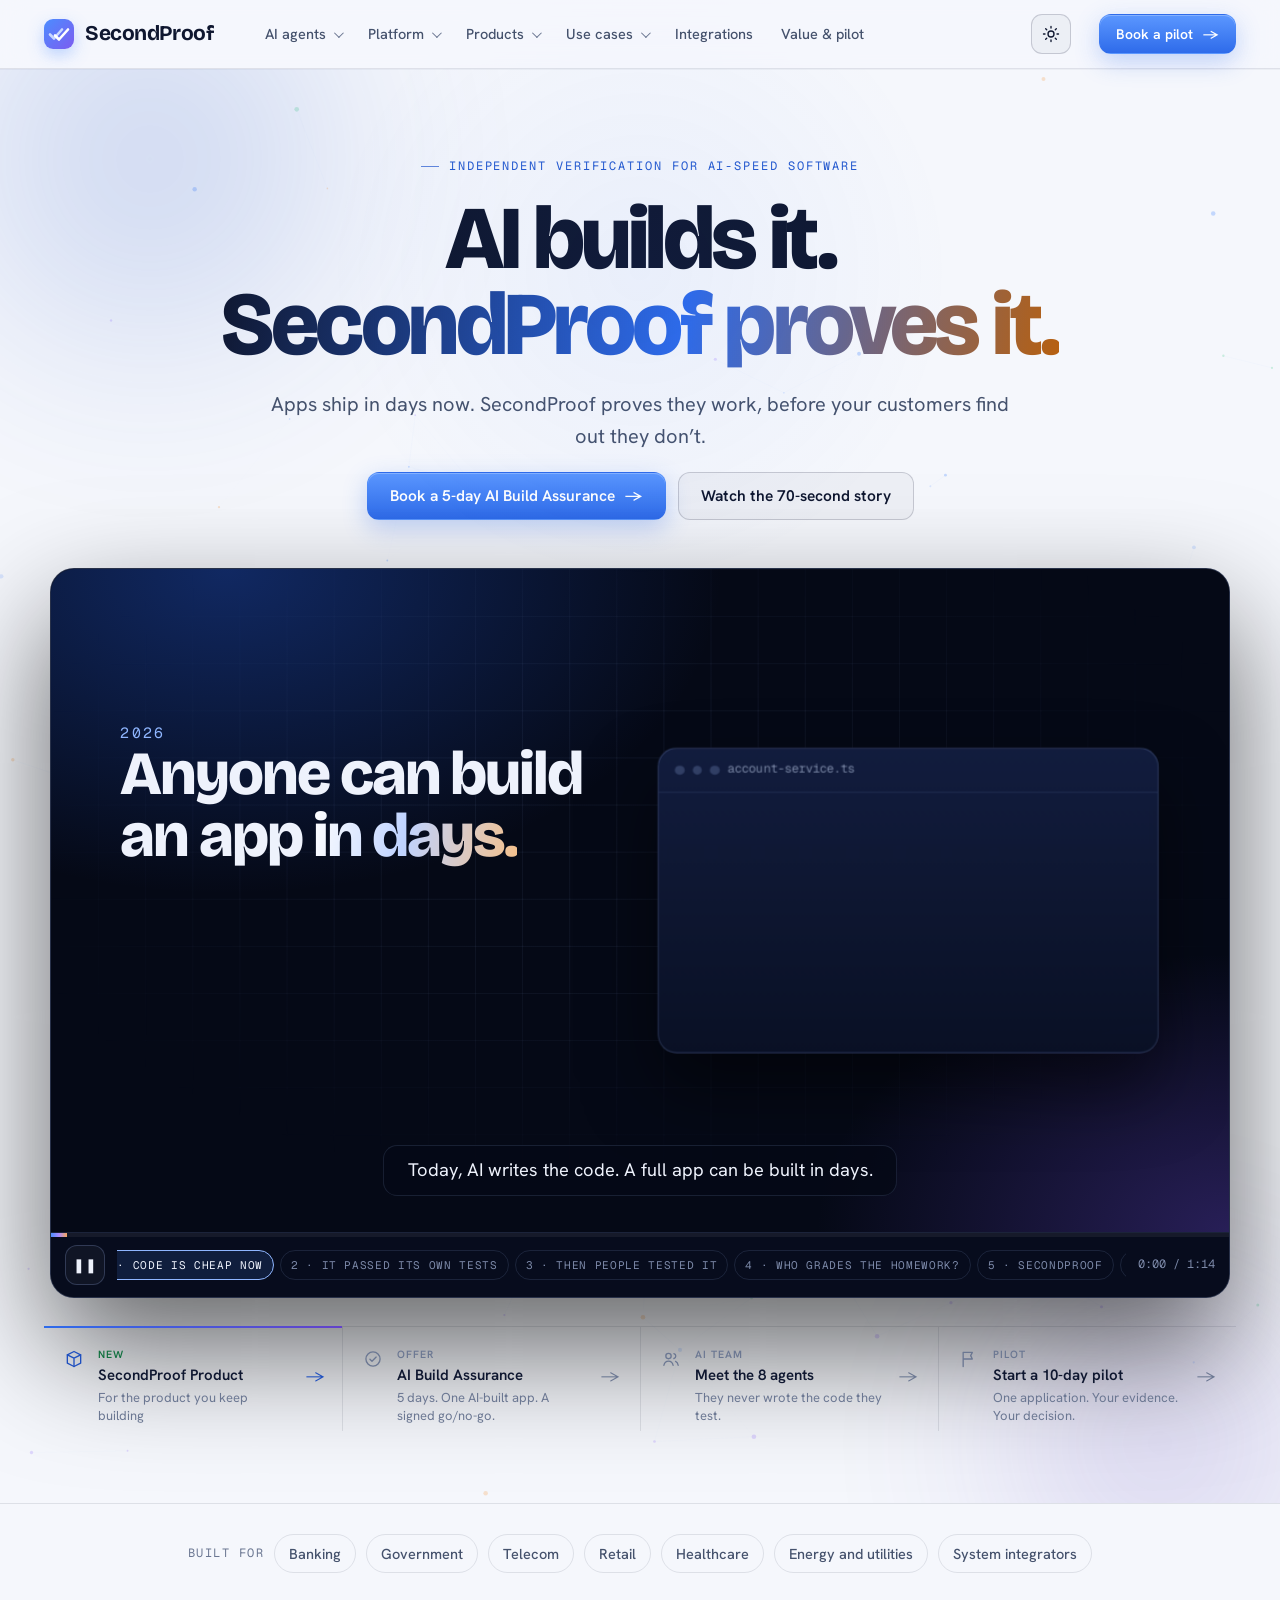
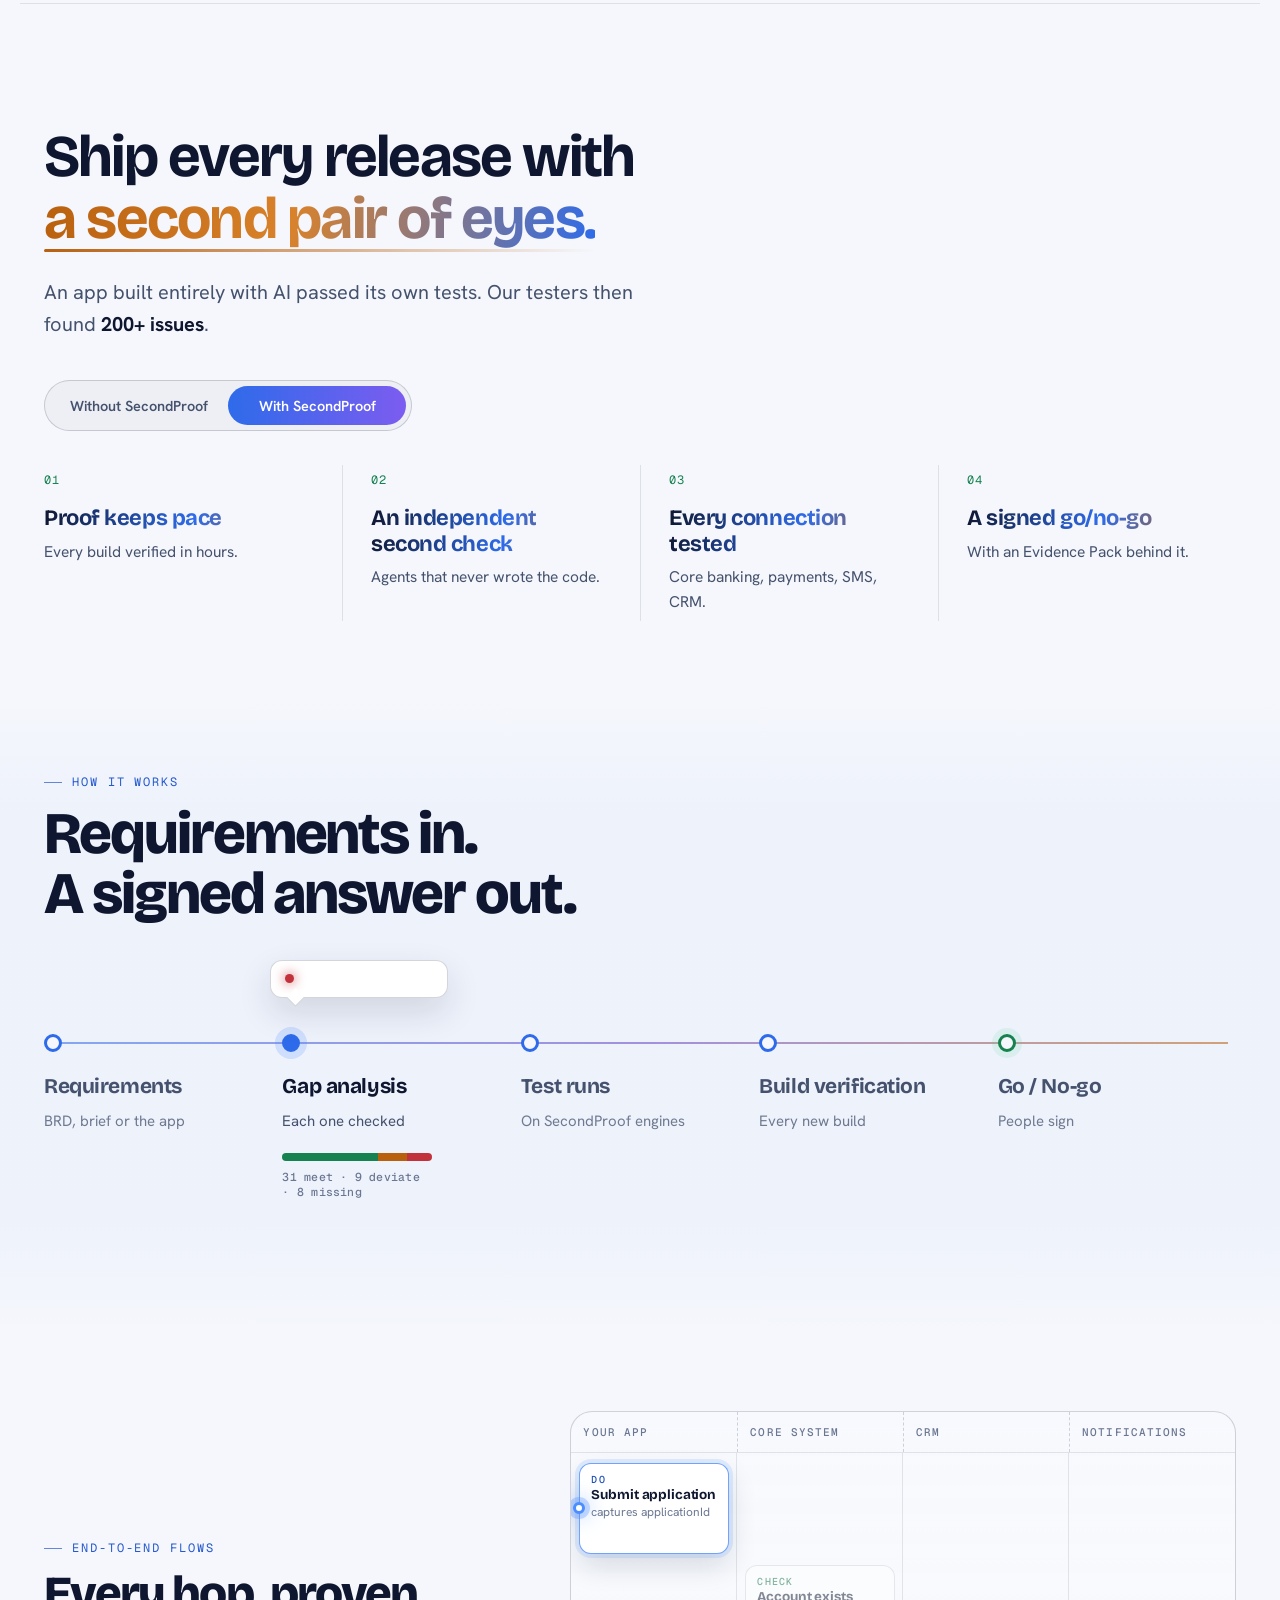
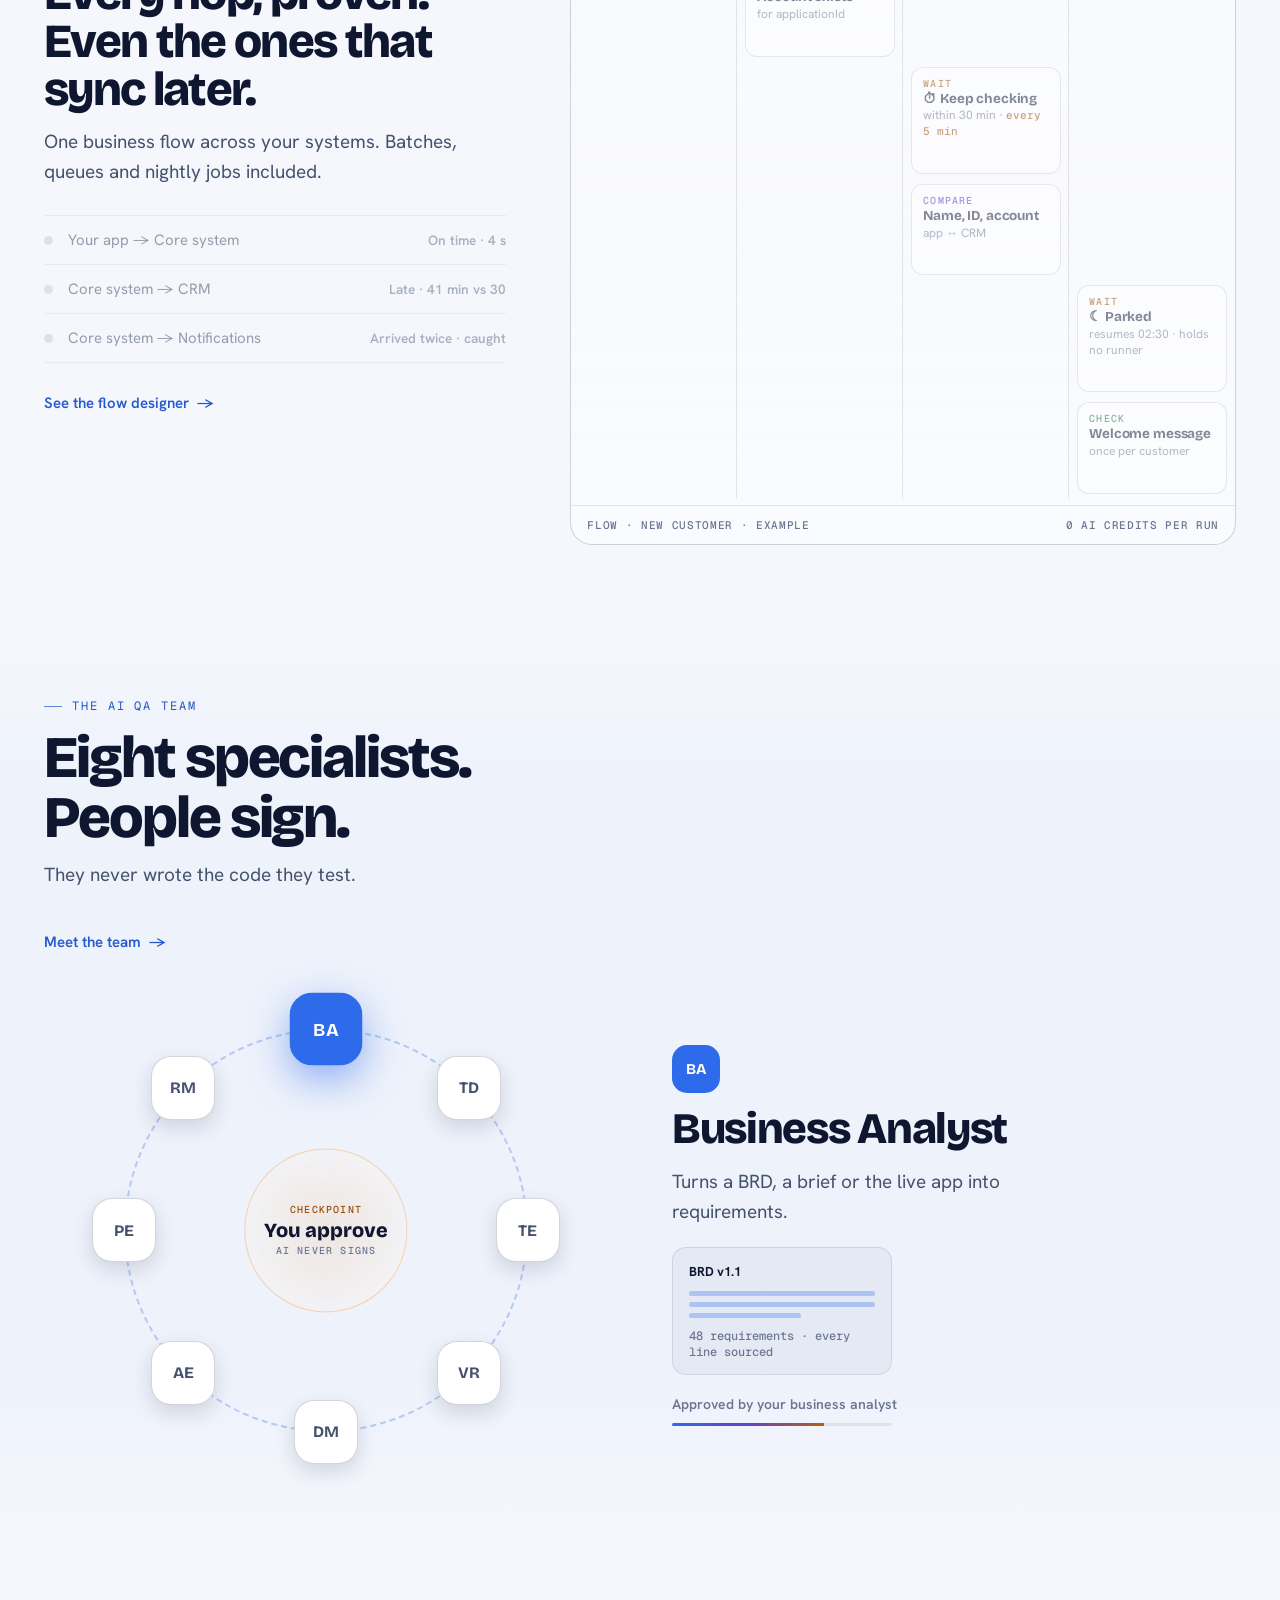
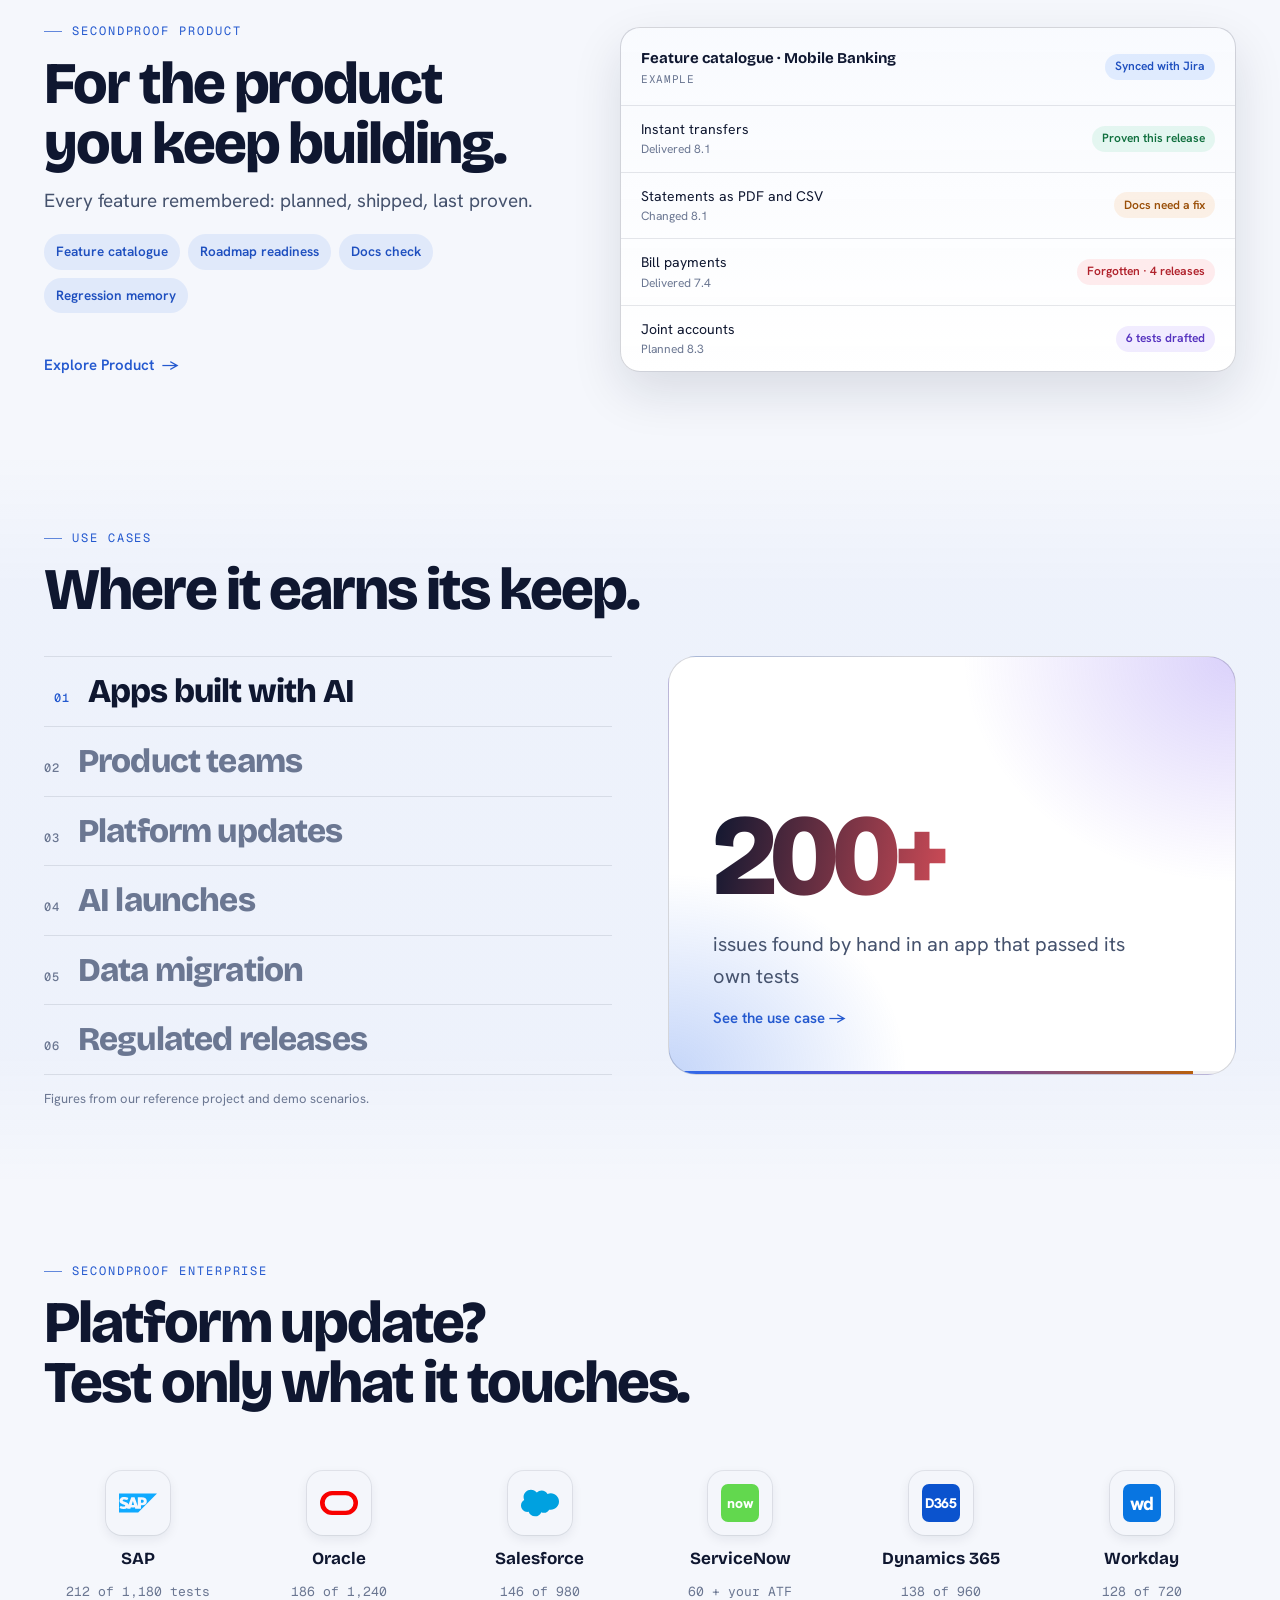
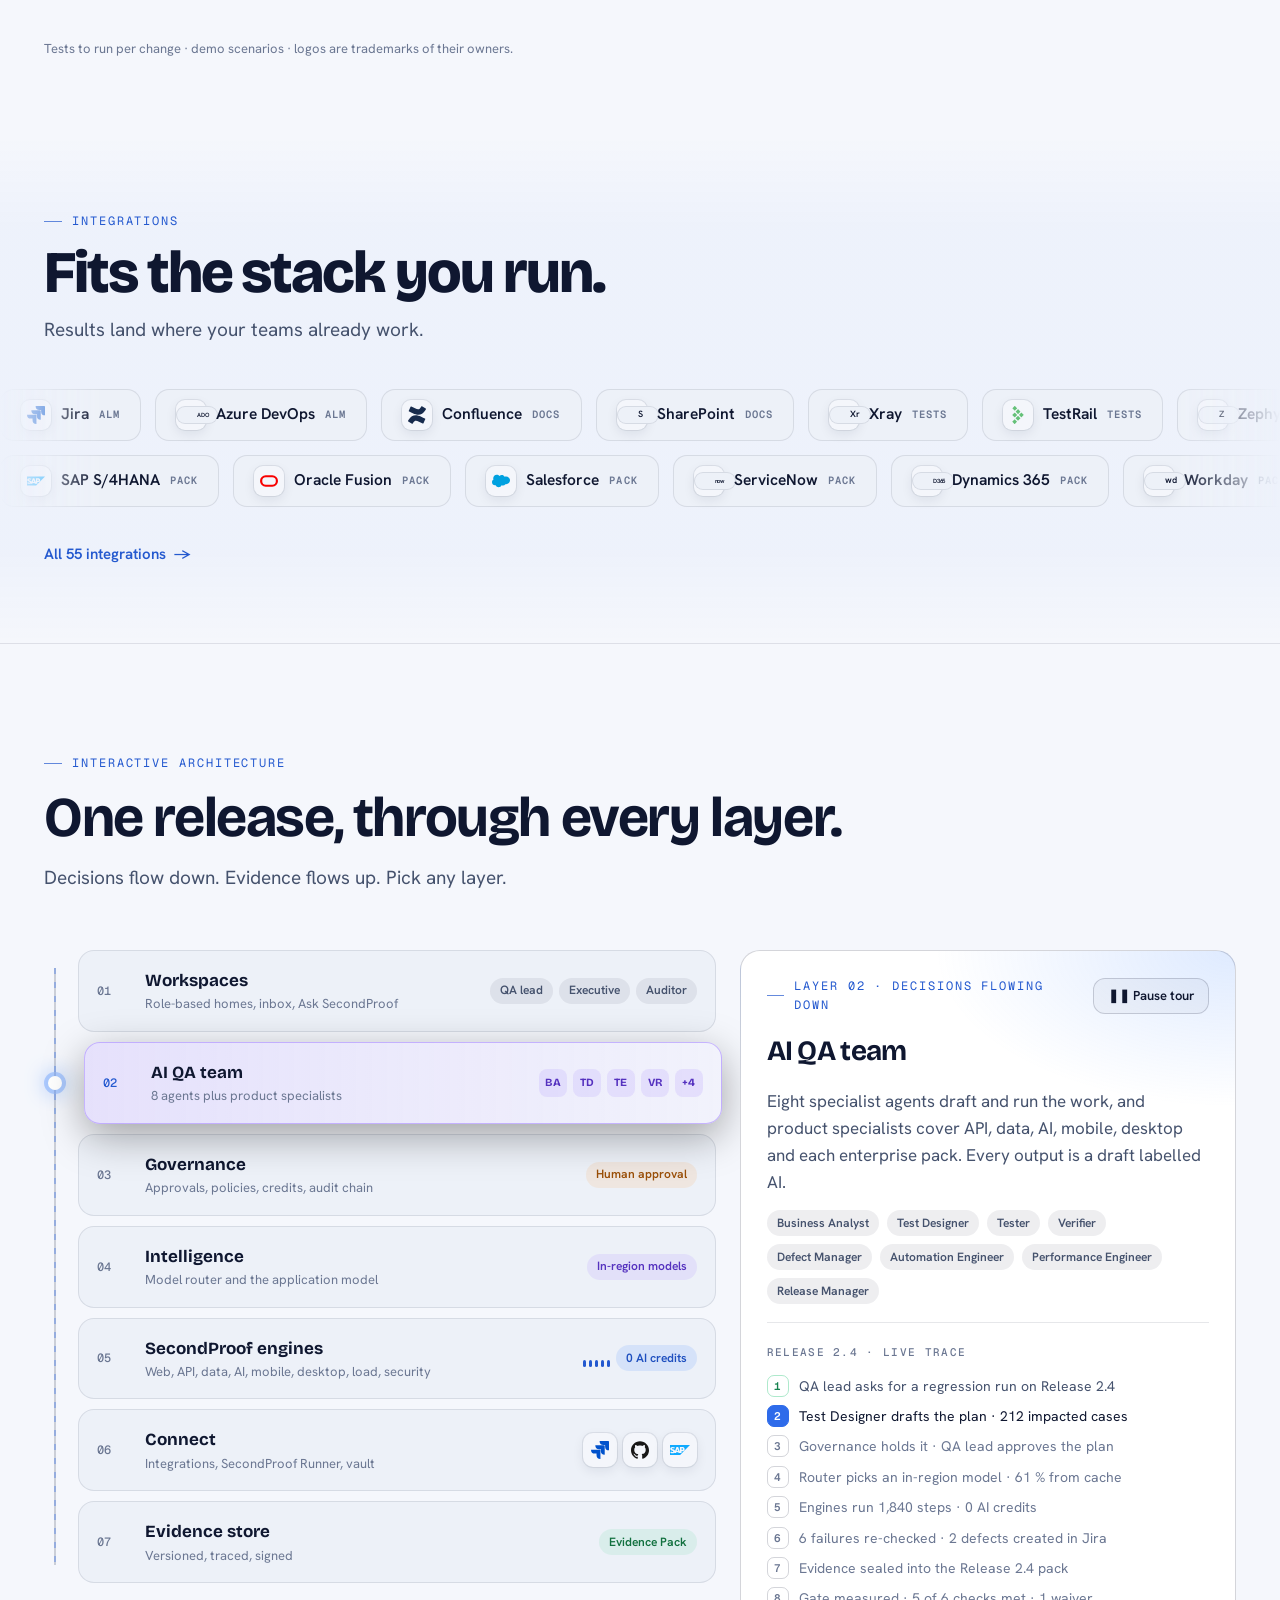
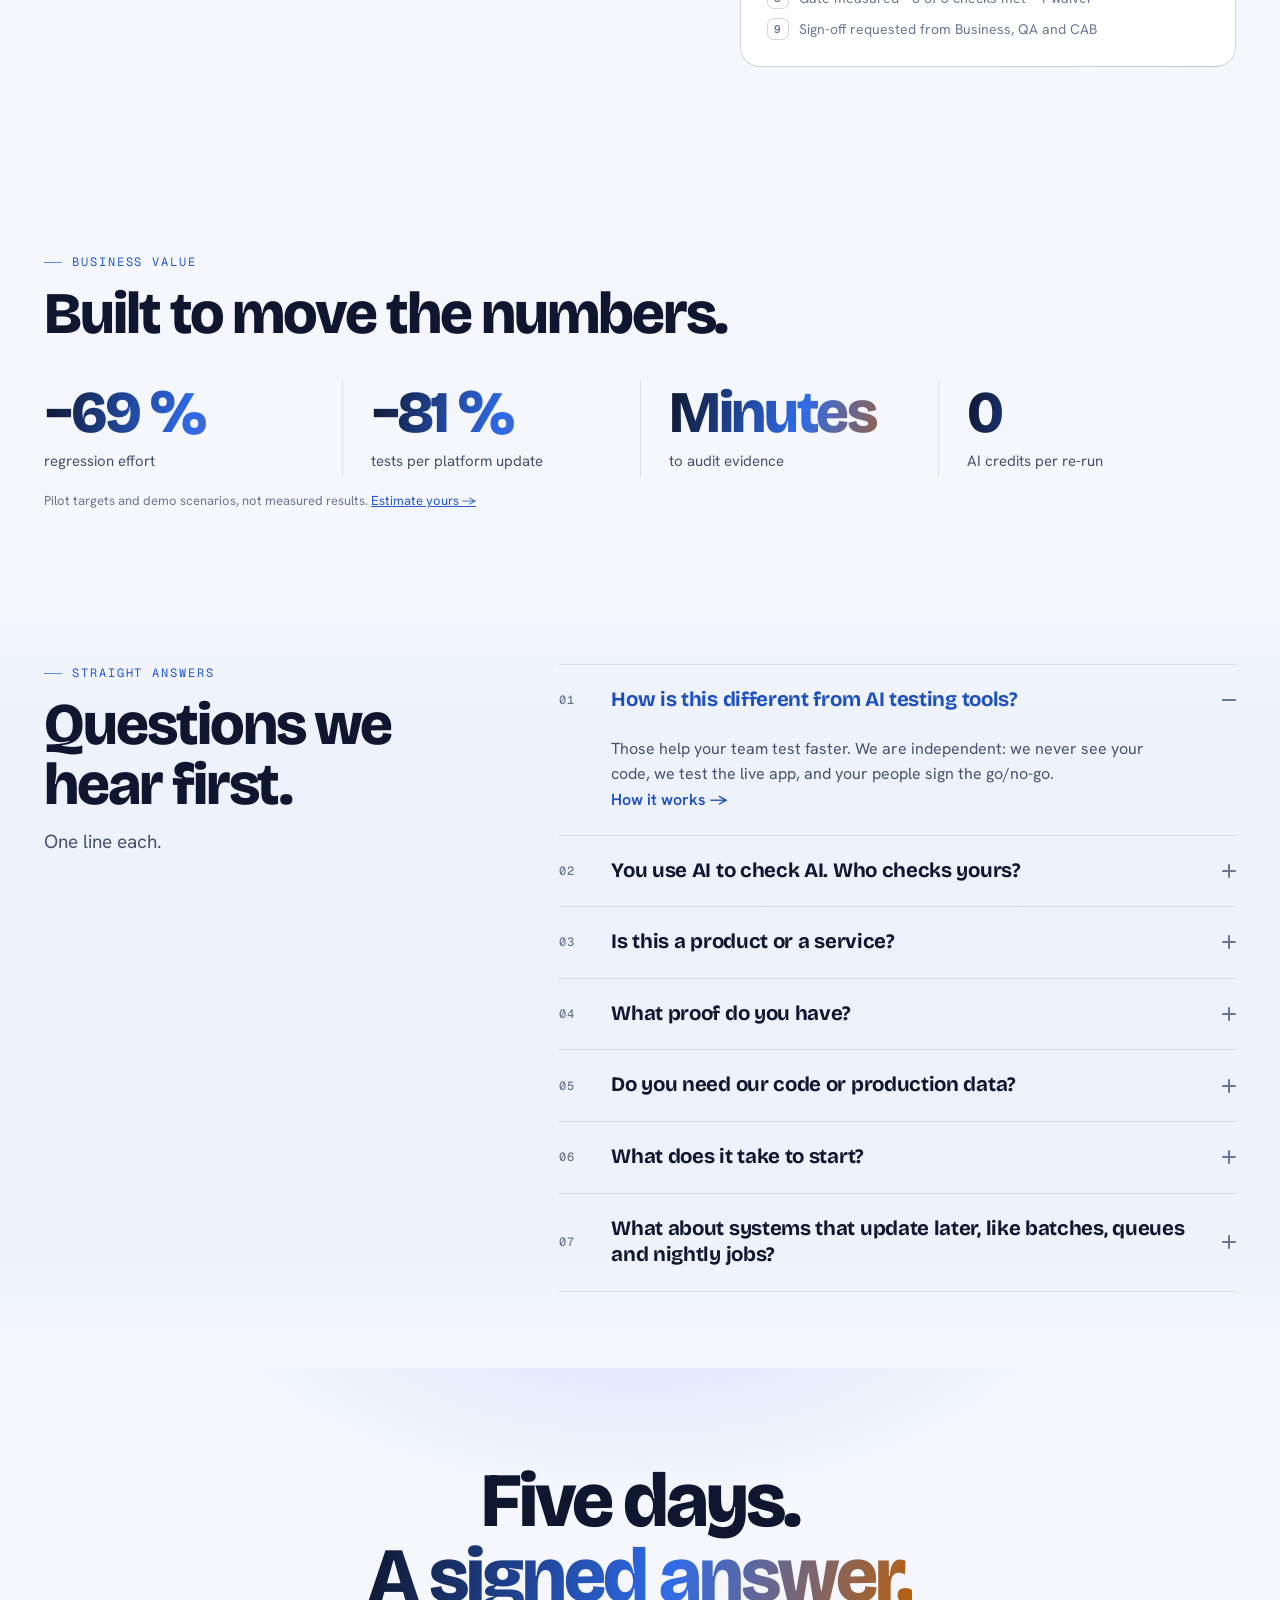
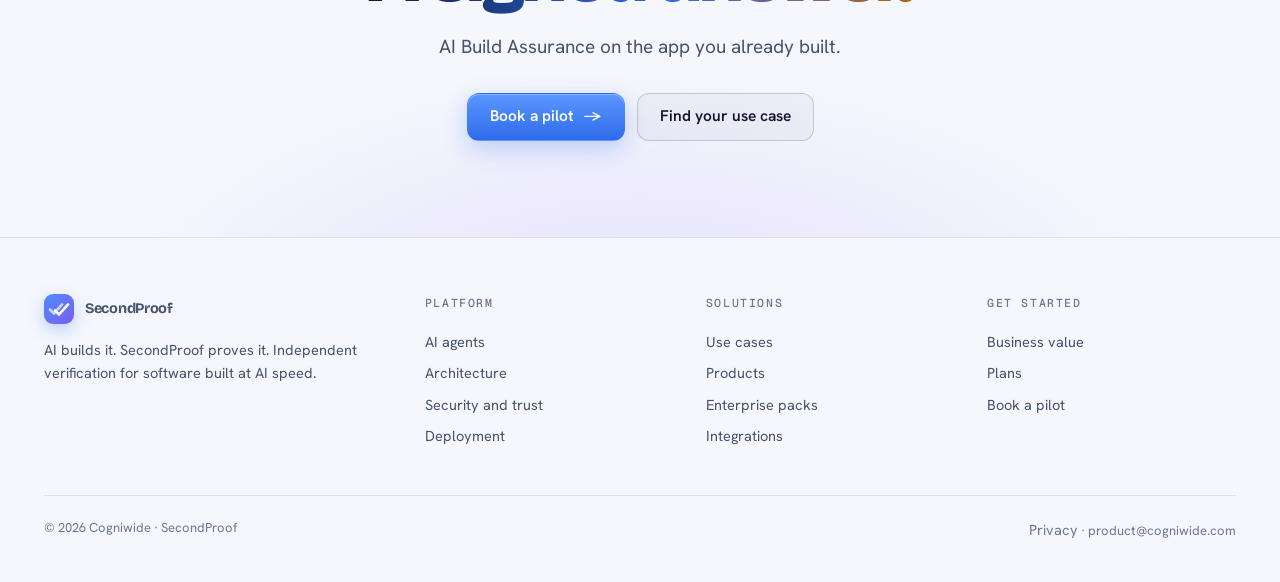
<file: index.html>
<!doctype html>
<html lang="en">
<head>
<meta charset="utf-8">
<meta name="viewport" content="width=device-width,initial-scale=1,viewport-fit=cover">
<title>SecondProof · AI builds it. SecondProof proves it.</title>
<meta name="description" content="Independent verification for software built at AI speed. Gap analysis, build verification and a signed go/no-go on the running app, with no access to your code.">
<link rel="canonical" href="https://secondproof.ai/">
<meta name="theme-color" content="#060A18">
<link rel="icon" href="favicon.svg" type="image/svg+xml">
<link rel="icon" href="favicon-32.png" sizes="32x32" type="image/png">
<link rel="apple-touch-icon" href="apple-touch-icon.png">
<link rel="manifest" href="site.webmanifest">
<meta property="og:type" content="website">
<meta property="og:site_name" content="SecondProof">
<meta property="og:title" content="SecondProof · AI builds it. SecondProof proves it.">
<meta property="og:description" content="Independent verification for software built at AI speed. Gap analysis, build verification and a signed go/no-go on the running app, with no access to your code.">
<meta property="og:url" content="https://secondproof.ai/">
<meta property="og:image" content="https://secondproof.ai/og-image.png">
<meta property="og:image:width" content="1200">
<meta property="og:image:height" content="630">
<meta name="twitter:card" content="summary_large_image">
<meta name="twitter:title" content="SecondProof · AI builds it. SecondProof proves it.">
<meta name="twitter:description" content="Independent verification for software built at AI speed. Gap analysis, build verification and a signed go/no-go on the running app, with no access to your code.">
<meta name="twitter:image" content="https://secondproof.ai/og-image.png">
<link rel="preconnect" href="https://fonts.googleapis.com">
<link rel="stylesheet" href="https://fonts.googleapis.com/css2?family=Bricolage+Grotesque:opsz,wght@12..96,500;12..96,700;12..96,800&family=Hanken+Grotesk:wght@400;500;600;700&family=Geist+Mono:wght@400;500&display=swap">
<link rel="stylesheet" href="site.css">
<script>(function(){var t;try{t=localStorage.getItem("sp-theme")}catch(e){}if(!t)t=window.matchMedia&&matchMedia("(prefers-color-scheme: light)").matches?"light":"dark";document.documentElement.setAttribute("data-theme",t)})();</script>
<link rel="stylesheet" href="film.css">
<style>
/* Home · hero carousel over an agent constellation, then the concept in seven beats */
.hero{position:relative;overflow:hidden;padding-block:0;border-bottom:1px solid var(--line)}
.hero canvas{position:absolute;inset:0;width:100%;height:100%;opacity:.7}
.car{position:relative;min-height:680px;display:flex;flex-direction:column}
.car .stage{position:relative;flex:1;overflow:hidden;padding-inline:0}
.car .track{display:flex;transition:transform .9s cubic-bezier(.65,0,.25,1);will-change:transform}
.slide{flex:0 0 100%;min-width:0;display:grid;grid-template-columns:1.05fr .95fr;gap:56px;align-items:center;padding:96px 24px 120px;opacity:.25;transition:opacity .9s ease}
.slide.on{opacity:1}
.slide .copy{display:flex;flex-direction:column;gap:22px;min-width:0}
.slide h1{font-size:clamp(42px,6vw,82px);line-height:.98;font-weight:800;letter-spacing:-.035em}
.slide .lede{font-size:clamp(17px,1.6vw,20px);color:var(--ink2);max-width:560px}
.slide .acts{display:flex;gap:12px;flex-wrap:wrap;margin-top:6px}
.slide .vis{min-width:0;transform:translateY(10px);transition:transform .9s cubic-bezier(.2,.7,.2,1)}
.slide.on .vis{transform:none}
.car .ctrl{position:absolute;left:0;right:0;bottom:30px}
.car .ctrl .wrap{display:flex;align-items:center;gap:16px}
.dots{display:flex;gap:8px;flex:1;flex-wrap:wrap}
.dots button{border:1px solid var(--line);background:rgba(var(--wsh),.03);color:var(--ink3);font-family:var(--mono);font-size:11.5px;letter-spacing:.08em;text-transform:uppercase;padding:8px 12px;border-radius:999px;cursor:pointer}
.dots button.on{color:var(--ink);border-color:var(--blue2);background:rgba(76,141,255,.14)}
.arrows{display:flex;gap:8px}
.arrows button{width:42px;height:42px;border-radius:12px;border:1px solid var(--line2);background:rgba(var(--wsh),.03);color:var(--ink);cursor:pointer;font-size:16px}
.progress{position:absolute;left:0;right:0;bottom:0;height:2px;background:var(--line)}
.progress i{display:block;height:100%;background:linear-gradient(90deg,var(--blue),var(--violet),var(--amber));transform-origin:0 50%;transform:scaleX(0)}
@media (max-width:960px){.slide{grid-template-columns:1fr;padding-block:64px 150px}.car{min-height:auto}.dots button span{display:none}.dots button{width:12px;height:12px;padding:0}}

/* mock windows */
.win{background:linear-gradient(180deg,rgba(var(--s2),.92),rgba(var(--s1),.95));border:1px solid var(--line2);border-radius:20px;box-shadow:0 40px 90px rgba(0,0,0,.55),0 0 0 1px rgba(var(--wsh),.02) inset;overflow:hidden;backdrop-filter:blur(6px)}
.win-h{display:flex;justify-content:space-between;align-items:center;gap:12px;padding:16px 20px;border-bottom:1px solid var(--line)}
.win-h b{font-size:15px;font-family:var(--display);font-weight:700}
.win-h small{display:block;color:var(--ink3);font-family:var(--mono);font-size:11px;letter-spacing:.06em}
.row{display:flex;justify-content:space-between;align-items:center;gap:12px;padding:12px 20px;border-bottom:1px solid var(--line);font-size:14px}
.row small{display:block;color:var(--ink3);font-size:12px}
.win-f{padding:16px 20px;display:flex;flex-direction:column;gap:10px}
.mono{font-family:var(--mono);font-size:11.5px;color:var(--ink3)}
.ag-row{display:grid;grid-template-columns:38px 1fr auto;gap:12px;align-items:center;padding:11px 20px;border-bottom:1px solid var(--line)}
.av{width:38px;height:38px;border-radius:11px;display:grid;place-items:center;font-family:var(--display);font-weight:700;font-size:14px}
.ag-row b{font-size:14px}.ag-row small{display:block;color:var(--ink3);font-size:12px;white-space:nowrap;overflow:hidden;text-overflow:ellipsis}
.dot{display:inline-block;width:7px;height:7px;border-radius:50%;margin-right:6px;background:var(--green);box-shadow:0 0 10px var(--green)}
@media (prefers-reduced-motion:no-preference){.dot.live{animation:blink 1.6s ease-in-out infinite}@keyframes blink{50%{opacity:.35}}}
.impact{padding:26px 22px;display:grid;gap:18px}
.impact .bars{display:grid;gap:10px}
.impact .b{display:grid;grid-template-columns:120px 1fr 70px;gap:12px;align-items:center;font-size:13.5px}
.impact .tr{height:12px;border-radius:6px;background:rgba(var(--wsh),.06);overflow:hidden}
.impact .tr i{display:block;height:100%;border-radius:6px}
.big{font-family:var(--display);font-weight:800;font-size:64px;letter-spacing:-.04em;line-height:1}
.chain{display:flex;align-items:center;gap:6px;flex-wrap:wrap}
.chain span{font-family:var(--mono);font-size:11px;padding:6px 8px;border-radius:8px;border:1px solid var(--line2);color:var(--ink2)}
.chain i{width:14px;height:1px;background:var(--line2)}
.orbit{display:grid;grid-template-columns:repeat(3,minmax(0,1fr));gap:12px;padding:20px}
.orbit div{border:1px solid var(--line2);border-radius:14px;padding:16px;display:flex;flex-direction:column;gap:4px;background:rgba(var(--wsh),.02)}
.orbit b{font-family:var(--display);font-size:17px}.orbit small{color:var(--ink3);font-size:12px}

/* sections */
.industries{display:flex;gap:10px;flex-wrap:wrap;align-items:center;justify-content:center;padding-block:30px;border-bottom:1px solid var(--line)}
.industries span{font-family:var(--mono);font-size:12px;letter-spacing:.12em;text-transform:uppercase;color:var(--ink3)}
.industries b{font-weight:500;font-size:14.5px;color:var(--ink2);padding:7px 14px;border:1px solid var(--line);border-radius:999px}
.thesis{font-family:var(--display);font-weight:700;font-size:clamp(30px,4.6vw,62px);line-height:1.05;letter-spacing:-.03em;max-width:1100px}
.thesis em{font-style:normal;color:var(--amber)}
.agents-grid{display:grid;grid-template-columns:repeat(4,minmax(0,1fr));gap:16px}
.agent{padding:24px;display:flex;flex-direction:column;gap:12px}
.agent .av{width:48px;height:48px;font-size:16px}
.agent h3{font-size:19px}.agent p{font-size:14.5px}
.agent .hand{margin-top:auto;font-family:var(--mono);font-size:11px;letter-spacing:.06em;text-transform:uppercase;color:var(--ink3)}
@media (max-width:1020px){.agents-grid{grid-template-columns:repeat(2,minmax(0,1fr))}}
@media (max-width:560px){.agents-grid{grid-template-columns:1fr}}
.flow{display:grid;grid-template-columns:repeat(5,minmax(0,1fr));gap:0;position:relative}
.flow .st{padding:26px 22px;border:1px solid var(--line);margin-left:-1px;background:var(--bg2);display:flex;flex-direction:column;gap:10px;min-width:0}
.flow .st:first-child{border-radius:var(--r) 0 0 var(--r);margin-left:0}.flow .st:last-child{border-radius:0 var(--r) var(--r) 0;background:linear-gradient(180deg,rgba(76,141,255,.18),rgba(169,139,255,.12));border-color:var(--line2)}
.flow .n{font-family:var(--mono);font-size:12px;color:var(--blue2)}
.flow h3{font-size:21px}.flow p{font-size:14.5px;color:var(--ink2)}
.flow .who{margin-top:auto;padding-top:10px}
@media (max-width:1020px){.flow{grid-template-columns:1fr}.flow .st{margin-left:0;margin-top:-1px;border-radius:0!important}.flow .st:first-child{border-radius:var(--r) var(--r) 0 0!important}.flow .st:last-child{border-radius:0 0 var(--r) var(--r)!important}}
.uc{display:flex;flex-direction:column;gap:12px}
.uc .k{font-family:var(--mono);font-size:11.5px;letter-spacing:.1em;text-transform:uppercase;color:var(--amber)}
.uc .out{margin-top:auto;padding-top:14px;border-top:1px solid var(--line);font-size:14px;color:var(--ink)}
.more{display:inline-flex;gap:8px;align-items:center;color:var(--blue2);text-decoration:none;font-weight:600;font-size:15px;margin-top:28px}
.layers{display:grid;gap:8px}
.layer{display:grid;grid-template-columns:200px 1fr;gap:18px;align-items:center;padding:16px 20px;border-radius:14px;border:1px solid var(--line);background:var(--bg2)}
.layer b{font-family:var(--display);font-size:16px}
.layer .chips{display:flex;gap:8px;flex-wrap:wrap}
.layer.hl{border-color:rgba(169,139,255,.45);background:linear-gradient(90deg,rgba(169,139,255,.14),rgba(76,141,255,.06))}
@media (max-width:760px){.layer{grid-template-columns:1fr}}
.split{display:grid;grid-template-columns:.9fr 1.1fr;gap:56px;align-items:center}
@media (max-width:960px){.split{grid-template-columns:1fr}}
.mq{position:relative;overflow:hidden;mask-image:linear-gradient(90deg,transparent,#000 8%,#000 92%,transparent);-webkit-mask-image:linear-gradient(90deg,transparent,#000 8%,#000 92%,transparent)}
.mq .track{display:flex;gap:14px;width:max-content;padding-block:7px}
.mq .track span{display:inline-flex;align-items:center;gap:10px;height:52px;padding:0 20px;border:1px solid var(--line);border-radius:14px;background:var(--bg2);font-weight:600;font-size:15.5px;color:var(--ink);white-space:nowrap}
.mq .track span i{font-style:normal;font-family:var(--mono);font-size:10.5px;letter-spacing:.1em;text-transform:uppercase;color:var(--ink3)}
@media (prefers-reduced-motion:no-preference){.mq .track{animation:mq 60s linear infinite}.mq.rev .track{animation-direction:reverse;animation-duration:70s}.mq:hover .track{animation-play-state:paused}@keyframes mq{to{transform:translateX(-50%)}}}
.hub{display:grid;grid-template-columns:repeat(4,minmax(0,1fr));gap:14px;margin-top:40px}
.hub div{padding:18px 20px;border:1px solid var(--line);border-radius:14px;background:var(--bg2)}
.hub b{display:block;font-family:var(--display);font-size:16px}.hub small{color:var(--ink3);font-size:13px}
@media (max-width:860px){.hub{grid-template-columns:repeat(2,minmax(0,1fr))}}
.pk{display:flex;flex-direction:column;gap:10px;text-decoration:none}
.pk-h{display:flex;justify-content:space-between;align-items:flex-start;margin-bottom:6px}
.pk h3{font-size:24px}.pk small{color:var(--ink3);font-size:13.5px}
.pk-c{margin-top:auto;padding-top:16px;border-top:1px solid var(--line);display:grid;grid-template-columns:1fr auto;gap:6px 12px;align-items:center;font-size:13.5px;color:var(--ink2)}
.pk-c b{font-family:var(--display);font-size:20px;color:var(--ink)}.pk-c b em{font-style:normal;font-size:13px;color:var(--ink3);font-family:var(--body);font-weight:500}
.pk-c .tr{grid-column:1/-1;height:6px;border-radius:3px;background:rgba(var(--wsh),.07);overflow:hidden}
.pk-c .tr i{display:block;height:100%;width:var(--w);border-radius:3px;background:linear-gradient(90deg,var(--blue),var(--violet))}
@media (prefers-reduced-motion:no-preference){.pk:hover .tr i{animation:grow 1s ease}@keyframes grow{from{width:0}}}
.mq .track span .lg{width:30px;height:30px;border-radius:9px}
.rot{display:inline-block;position:relative;height:1.12em;overflow:hidden;vertical-align:bottom;color:var(--amber)}
.rot .rw{display:inline-block;white-space:nowrap;background:var(--rot-grad,linear-gradient(100deg,#F5C08A,var(--amber) 40%,#BFD3FF));-webkit-background-clip:text;background-clip:text;color:transparent}
@media (prefers-reduced-motion:no-preference){.rot .rw{transition:transform .55s cubic-bezier(.65,0,.25,1),opacity .55s}.rot .rw.out{transform:translateY(-105%);opacity:0}.rot .rw.in{transform:translateY(105%);opacity:0;transition:none}}
.rot::after{content:"";position:absolute;left:0;bottom:2px;height:3px;width:100%;border-radius:2px;background:linear-gradient(90deg,var(--amber),transparent);transform-origin:0 50%;animation:rotbar 3s linear infinite}
@keyframes rotbar{from{transform:scaleX(0)}to{transform:scaleX(1)}}
@media (prefers-reduced-motion:reduce){.rot::after{display:none}}
@media (max-width:640px){.rot{height:auto;white-space:normal}.rot .rw{white-space:normal}}
.hero2{position:relative;overflow:hidden;padding-block:88px 72px;border-bottom:1px solid var(--line)}
.hero2 canvas{position:absolute;inset:0;width:100%;height:100%;opacity:.55}
.hero2-top{position:relative;display:flex;flex-direction:column;align-items:center;text-align:center;gap:20px;margin-bottom:48px}
.hero2 h1{font-size:clamp(44px,7vw,96px);line-height:.96;font-weight:800;letter-spacing:-.04em}
.hero2 .lede{font-size:clamp(17px,1.6vw,20px);color:var(--ink2);max-width:760px}
.hero2 .acts{display:flex;gap:12px;flex-wrap:wrap;justify-content:center}
.film{position:relative}
.fctl{position:relative}
:root[data-theme="light"] .rot .rw{--rot-grad:linear-gradient(100deg,#B8600E,#D9822B 45%,#2E6BEA)}
.pm-wrap{display:grid;grid-template-columns:.95fr 1.05fr;gap:56px;align-items:center}
.pm-list{list-style:none;padding:0;margin:22px 0 0;display:grid;gap:10px;color:var(--ink2)}
.pm-list li{padding-left:22px;position:relative}.pm-list li::before{content:"";position:absolute;left:0;top:.6em;width:10px;height:10px;border-radius:3px;background:linear-gradient(135deg,var(--blue),var(--violet))}
.pm-list b{color:var(--ink)}
@media (max-width:960px){.pm-wrap{grid-template-columns:1fr}}

/* flip toggle */
.flip-sw{position:relative;display:inline-grid;grid-template-columns:1fr 1fr;padding:5px;border-radius:999px;border:1px solid var(--line2);background:rgba(var(--wsh),.03);margin-top:40px}
.flip-sw button{position:relative;z-index:1;border:0;background:none;font:600 14.5px var(--body);color:var(--ink2);padding:10px 20px;border-radius:999px;cursor:pointer;transition:color .3s}
.flip-sw button[aria-pressed="true"]{color:#fff}
.flip-sw i{position:absolute;top:5px;bottom:5px;left:5px;width:calc(50% - 5px);border-radius:999px;background:linear-gradient(90deg,#C2323B,#E0702C);transition:transform .5s cubic-bezier(.65,0,.25,1),background .5s}
.flip.b .flip-sw i{transform:translateX(100%);background:linear-gradient(90deg,#2E6BEA,#7C5CF0)}
.fx-cols{margin-top:34px}
.fx-in{display:grid;margin-top:8px}
.fx-a,.fx-b{grid-area:1/1;display:flex;flex-direction:column;gap:8px;transition:opacity .45s ease,transform .55s cubic-bezier(.2,.7,.2,1),filter .45s}
.fx-b{opacity:0;transform:translateY(14px);filter:blur(4px)}
.flip.b .fx-a{opacity:0;transform:translateY(-14px);filter:blur(4px)}
.flip.b .fx-b{opacity:1;transform:none;filter:none}
.fx-a b{text-decoration:line-through;text-decoration-color:transparent;transition:text-decoration-color .4s}
.fx b{font-family:var(--display);font-size:22px;letter-spacing:-.02em;line-height:1.15}
.fx small{color:var(--ink2);font-size:15.5px}
.fx-b b{background:var(--grad-text);-webkit-background-clip:text;background-clip:text;color:transparent}
.fx .m-n{transition:color .4s}.flip.b .fx .m-n{color:var(--green)}
/* hand-off track */
.hf{position:relative;margin-top:10px}
.hf-row{list-style:none;margin:0;padding:0;display:flex;align-items:flex-start;justify-content:space-between;gap:6px;position:relative;z-index:1}
.hf-n,.hf-ck{display:flex;flex-direction:column;align-items:center;gap:10px;text-align:center;flex:1;min-width:0}
.hf-av{width:58px;height:58px;border-radius:18px;display:grid;place-items:center;font:700 16px var(--display);background:var(--surface);border:1.5px solid var(--line2);color:var(--ink2);transition:all .35s;box-shadow:0 0 0 0 transparent}
.hf-n small{font-size:12.5px;color:var(--ink3);line-height:1.3;max-width:96px}
.hf-n.on .hf-av{color:#fff;border-color:transparent;transform:translateY(-4px) scale(1.06)}
.hf-n[data-c="blue"].on .hf-av{background:#2E6BEA;box-shadow:0 10px 30px rgba(46,107,234,.45)}
.hf-n[data-c="blue2"].on .hf-av{background:#4C8DFF;box-shadow:0 10px 30px rgba(76,141,255,.45)}
.hf-n[data-c="violet"].on .hf-av{background:#7C5CF0;box-shadow:0 10px 30px rgba(124,92,240,.45)}
.hf-n[data-c="green"].on .hf-av{background:#16824F;box-shadow:0 10px 30px rgba(22,130,79,.45)}
.hf-n[data-c="amber"].on .hf-av{background:#C46A12;box-shadow:0 10px 30px rgba(196,106,18,.45)}
.hf-n[data-c="red"].on .hf-av{background:#C2323B;box-shadow:0 10px 30px rgba(194,50,59,.45)}
.hf-n.on small{color:var(--ink)}
.hf-ck{flex:.6}
.hf-ck span{width:30px;height:30px;margin-top:14px;display:grid;place-items:center;color:var(--amber);font-size:16px;border-radius:50%;background:rgba(245,166,91,.12);transition:all .35s}
.hf-ck small{font-family:var(--mono);font-size:10.5px;letter-spacing:.08em;text-transform:uppercase;color:var(--amber);opacity:.7}
.hf-ck.on span{background:var(--amber);color:#fff;box-shadow:0 0 0 8px rgba(245,166,91,.18)}
.hf-line{position:absolute;left:4%;right:4%;top:29px;height:2px;background:var(--line2);z-index:0}
.hf-line i{position:absolute;top:-5px;left:0;width:12px;height:12px;border-radius:50%;background:#fff;box-shadow:0 0 0 4px rgba(76,141,255,.35),0 0 22px #4C8DFF;transition:left .55s cubic-bezier(.65,0,.25,1)}
@media (max-width:900px){.hf-row{flex-wrap:wrap;justify-content:center;row-gap:26px}.hf-n{flex:0 0 22%}.hf-ck{display:none}.hf-line{display:none}}
/* use case explorer */
.ux{display:grid;grid-template-columns:1fr 1fr;gap:56px;align-items:stretch}
.ux-l{list-style:none;margin:0;padding:0;display:flex;flex-direction:column}
.ux-l button{all:unset;box-sizing:border-box;width:100%;cursor:pointer;display:flex;align-items:baseline;gap:18px;padding:16px 0;border-top:1px solid var(--line);font:800 clamp(24px,2.6vw,34px)/1.1 var(--display);letter-spacing:-.025em;color:var(--ink3);transition:color .3s,padding .3s}
.ux-l li:last-child button{border-bottom:1px solid var(--line)}
.ux-l button:hover{color:var(--ink2)}
.ux-l button[aria-selected="true"]{color:var(--ink);padding-left:10px}
.ux-l button:focus-visible{outline:2px solid var(--blue2);outline-offset:2px}
.ux-k{font:500 12px var(--mono);color:var(--ink3);letter-spacing:.08em}
.ux-l button[aria-selected="true"] .ux-k{color:var(--blue2)}
.ux-r{position:relative;border-radius:28px;overflow:hidden;min-height:360px;background:radial-gradient(80% 90% at 100% 0%,rgba(124,92,240,.28),transparent 60%),radial-gradient(70% 80% at 0% 100%,rgba(46,107,234,.28),transparent 60%),var(--surface);border:1px solid var(--line2)}
.ux-p{position:absolute;inset:0;padding:44px;display:flex;flex-direction:column;justify-content:flex-end;gap:14px;text-decoration:none;opacity:0;transform:translateY(16px);transition:opacity .5s,transform .6s cubic-bezier(.2,.7,.2,1);pointer-events:none}
.ux-p.on{opacity:1;transform:none;pointer-events:auto}
.ux-big{font:800 clamp(72px,9vw,140px)/.9 var(--display);letter-spacing:-.05em;background:var(--grad-text);-webkit-background-clip:text;background-clip:text;color:transparent;padding-bottom:.05em}
.ux-p[data-c="red"] .ux-big{background:linear-gradient(100deg,var(--ink),#E0505A 55%,#F5A65B);-webkit-background-clip:text;background-clip:text}
.ux-p[data-c="green"] .ux-big{background:linear-gradient(100deg,var(--ink),#22A86A);-webkit-background-clip:text;background-clip:text}
.ux-t{font-size:clamp(17px,1.6vw,20px);color:var(--ink2);max-width:420px}
.ux-go{color:var(--blue2);font-weight:600;font-size:15px}
.ux-bar{position:absolute;left:0;right:0;bottom:0;height:3px;background:rgba(var(--wsh),.06)}
.ux-bar i{display:block;height:100%;width:0;background:linear-gradient(90deg,var(--blue),var(--violet),var(--amber))}
@media (max-width:860px){.ux{grid-template-columns:1fr;gap:28px}.ux-r{min-height:280px}.ux-p{padding:28px}}

/* how it works: travelling ticket */
.pipe{position:relative;padding-top:74px}
.pipe .m-steps li{cursor:pointer}
.pipe .m-steps li b,.pipe .m-steps li small{transition:color .35s,opacity .35s}
.pipe .m-steps li:not(.on) b{color:var(--ink2)}
.pipe .m-steps li:not(.on) small{opacity:.75}
.pipe .m-steps li.on>i{background:var(--blue);box-shadow:0 0 0 7px rgba(76,141,255,.2)}
.pipe .m-steps li.end.on>i{background:var(--green);border-color:var(--green);box-shadow:0 0 0 7px rgba(95,211,154,.22)}
.pipe .m-steps li>i{animation:none!important;transition:background .35s,box-shadow .35s}
.tk{position:absolute;top:0;left:0;display:flex;align-items:center;gap:10px;padding:9px 14px;border-radius:12px;background:var(--surface);border:1px solid var(--line2);box-shadow:0 14px 34px var(--shadow);font:600 13.5px var(--body);white-space:nowrap;transition:left .8s cubic-bezier(.65,0,.25,1);z-index:2}
.tk::after{content:"";position:absolute;left:18px;bottom:-7px;width:12px;height:12px;background:var(--surface);border-right:1px solid var(--line2);border-bottom:1px solid var(--line2);transform:rotate(45deg)}
.tk-dot{width:9px;height:9px;border-radius:50%;background:var(--blue);box-shadow:0 0 12px var(--blue);transition:background .4s,box-shadow .4s}
.tk[data-s="1"] .tk-dot{background:var(--red);box-shadow:0 0 12px var(--red)}
.tk[data-s="2"] .tk-dot,.tk[data-s="3"] .tk-dot,.tk[data-s="4"] .tk-dot{background:var(--green);box-shadow:0 0 12px var(--green)}
.tk-t{transition:opacity .25s}
.sv{margin-top:14px;min-height:62px;opacity:0;transform:translateY(8px);transition:opacity .45s,transform .5s cubic-bezier(.2,.7,.2,1)}
.pipe li.on .sv{opacity:1;transform:none}
.sv small{display:block;font:500 11.5px var(--mono);color:var(--ink3);margin-top:8px;letter-spacing:.02em}
.sv-doc{width:120px;padding:10px 12px;border-radius:10px;background:rgba(var(--wsh),.04);border:1px solid var(--line)}
.sv-doc b{font-size:12px;display:block;margin-bottom:6px}
.sv-doc i{display:block;height:4px;border-radius:2px;background:rgba(var(--b2r),.3);margin-top:4px}
.sv-doc i.s{width:60%}
.sv-gap{display:flex;flex-wrap:wrap;width:150px;gap:0}
.sv-gap span{height:8px;transition:width .9s cubic-bezier(.2,.7,.2,1)}
.sv-gap .g1{background:var(--green);border-radius:4px 0 0 4px;width:0}.sv-gap .g2{background:var(--amber);width:0}.sv-gap .g3{background:var(--red);border-radius:0 4px 4px 0;width:0}
.pipe li.on .sv-gap .g1{width:64%}.pipe li.on .sv-gap .g2{width:19%}.pipe li.on .sv-gap .g3{width:17%}
.sv-gap small{width:100%}
.sv-run span{display:block;width:150px;height:8px;border-radius:4px;background:rgba(var(--wsh),.07);overflow:hidden}
.sv-run i{display:block;height:100%;width:0;background:linear-gradient(90deg,var(--blue),var(--green));transition:width 1.6s linear}
.pipe li.on .sv-run i{width:100%}
.sv-bld{display:flex;align-items:center;gap:10px;font-size:13px}
.sv-bld .bd{padding:4px 10px;border-radius:999px;font-weight:600;font-size:12px;background:rgba(245,166,91,.15);color:var(--tx-amber);transition:background .4s .7s,color .4s .7s}
.pipe li.on .sv-bld .bd{background:rgba(95,211,154,.15);color:var(--tx-green)}
.sv-go .stamp{display:inline-grid;place-items:center;width:64px;height:40px;border:2.5px solid var(--green);border-radius:8px;color:var(--green);font:800 18px var(--display);letter-spacing:.06em;transform:rotate(-8deg) scale(1.6);opacity:0;transition:transform .45s cubic-bezier(.2,1.6,.4,1) .2s,opacity .3s .2s}
.pipe li.on .sv-go .stamp{transform:rotate(-8deg) scale(1);opacity:1}
@media (max-width:860px){.pipe{padding-top:0}.tk{display:none}.sv{opacity:1;transform:none}.pipe .m-steps li:not(.on) b{color:var(--ink)}}

/* agent ring */
.rg{display:grid;grid-template-columns:minmax(0,1fr) minmax(0,1fr);gap:64px;align-items:center}
.rg-c{position:relative;width:100%;max-width:480px;aspect-ratio:1;margin-inline:auto}
.rg-ring{position:absolute;inset:8%;border-radius:50%;border:2px dashed rgba(var(--b2r),.3)}
@media (prefers-reduced-motion:no-preference){.rg-ring{animation:rgspin 60s linear infinite}@keyframes rgspin{to{transform:rotate(360deg)}}}
.rg-arm{position:absolute;inset:8%;border-radius:50%;transition:transform 1s cubic-bezier(.65,0,.25,1);pointer-events:none}
.rg-arm i{position:absolute;left:50%;top:0;width:14px;height:14px;margin:-7px 0 0 -7px;border-radius:50%;background:#fff;border:3px solid #4C8DFF;box-shadow:0 0 0 5px rgba(76,141,255,.35),0 0 26px #4C8DFF}
.rg-hub{position:absolute;left:50%;top:50%;width:34%;aspect-ratio:1;transform:translate(-50%,-50%);border-radius:50%;display:flex;flex-direction:column;align-items:center;justify-content:center;gap:2px;text-align:center;background:radial-gradient(circle,rgba(245,166,91,.16),rgba(var(--s2),.6));border:1.5px solid rgba(245,166,91,.45);transition:box-shadow .5s,transform .5s}
.rg-hub b{font:800 clamp(15px,1.6vw,20px) var(--display);color:var(--ink)}
.rg-hub small{font:500 10px var(--mono);letter-spacing:.12em;text-transform:uppercase;color:var(--tx-amber)}
.rg-hub small:last-child{color:var(--ink3)}
.rg.ck .rg-hub{box-shadow:0 0 0 14px rgba(245,166,91,.16),0 0 60px rgba(245,166,91,.35);transform:translate(-50%,-50%) scale(1.05)}
.rg-n{position:absolute;width:64px;height:64px;margin:-32px 0 0 -32px;border-radius:20px;border:1.5px solid var(--line2);background:var(--surface);color:var(--ink2);font:700 16px var(--display);cursor:pointer;display:grid;place-items:center;transition:all .4s;box-shadow:0 8px 20px var(--shadow)}
.rg-n:hover{color:var(--ink);border-color:var(--blue2)}
.rg-n:focus-visible{outline:2px solid var(--blue2);outline-offset:3px}
.rg-n.on{color:#fff;border-color:transparent;transform:scale(1.14)}
.rg-n[data-c="blue"].on{background:#2E6BEA;box-shadow:0 12px 34px rgba(46,107,234,.5)}.rg-n[data-c="blue2"].on{background:#4C8DFF;box-shadow:0 12px 34px rgba(76,141,255,.5)}.rg-n[data-c="violet"].on{background:#7C5CF0;box-shadow:0 12px 34px rgba(124,92,240,.5)}.rg-n[data-c="green"].on{background:#16824F;box-shadow:0 12px 34px rgba(22,130,79,.5)}.rg-n[data-c="amber"].on{background:#C46A12;box-shadow:0 12px 34px rgba(196,106,18,.5)}.rg-n[data-c="red"].on{background:#C2323B;box-shadow:0 12px 34px rgba(194,50,59,.5)}
.rg-panel{position:relative;min-height:380px}
.rg-p{position:absolute;inset:0;display:flex;flex-direction:column;justify-content:center;gap:14px;opacity:0;transform:translateX(24px);transition:opacity .5s,transform .6s cubic-bezier(.2,.7,.2,1);pointer-events:none}
.rg-p.on{opacity:1;transform:none;pointer-events:auto}
.rg-k{width:48px;height:48px;border-radius:15px;display:grid;place-items:center;color:#fff;font:700 15px var(--display)}
.rg-p h3{font:800 clamp(30px,3.4vw,46px)/1.05 var(--display);letter-spacing:-.03em}
.rg-p p{font-size:clamp(17px,1.5vw,19px);color:var(--ink2);max-width:440px}
.rg-who{font-size:14px;font-weight:600;color:var(--ink3)}
.rg-who.ck{color:var(--tx-amber)}
.rg-v{margin:6px 0 4px}
.rg-v small{display:block;font:500 12px var(--mono);color:var(--ink3);margin-top:10px}
.rg-bar{position:absolute;left:0;bottom:-6px;width:220px;height:3px;border-radius:2px;background:rgba(var(--wsh),.08);overflow:hidden}
.rg-bar i{display:block;height:100%;width:0;background:linear-gradient(90deg,var(--blue),var(--violet),var(--amber))}
.v-doc{width:220px;padding:14px 16px;border-radius:14px;background:rgba(var(--wsh),.04);border:1px solid var(--line)}
.v-doc b{font-size:13px;display:block;margin-bottom:8px}.v-doc i{display:block;height:5px;border-radius:3px;background:rgba(var(--b2r),.3);margin-top:6px}.v-doc i.s{width:60%}
.v-tc{display:flex;flex-direction:column;gap:6px}
.v-tc span{font-size:13.5px;padding:8px 12px;border-radius:10px;background:rgba(var(--wsh),.04);border:1px solid var(--line);width:max-content;max-width:100%}
.v-tc span::before{content:"✓ ";color:var(--green);font-weight:700}
.v-run span{display:block;width:260px;max-width:100%;height:10px;border-radius:6px;background:rgba(var(--wsh),.07);overflow:hidden}
.v-run i{display:block;height:100%;width:0;background:linear-gradient(90deg,var(--blue),var(--green));transition:width 2.2s linear}
.rg-p.on .v-run i{width:100%}
.v-vr{display:flex;flex-wrap:wrap;gap:8px;width:260px}
.v-vr i{width:26px;height:26px;border-radius:8px;background:rgba(var(--wsh),.1);transition:background .4s}
.rg-p.on .v-vr i.r{background:var(--red)}
.v-vr small{width:100%}
.v-def{display:flex;flex-direction:column;gap:4px;padding:14px 16px;border-radius:14px;border-left:4px solid var(--red);background:rgba(255,122,127,.08);width:300px;max-width:100%}
.v-def b{font-size:14px;color:var(--tx-red)}.v-def span{font-size:13.5px;color:var(--ink2)}
.v-code{display:flex;flex-direction:column;gap:2px;padding:12px 14px;border-radius:12px;background:#0B1226;width:340px;max-width:100%}
.v-code code{font:12.5px var(--mono);color:#C9D6F5;white-space:nowrap;overflow:hidden;text-overflow:ellipsis}
.v-code small{color:#7C89A8}
.v-pe{color:var(--amber);width:260px}.v-pe svg{width:100%;height:60px}
.v-go .stamp{display:inline-grid;place-items:center;width:84px;height:52px;border:3px solid var(--green);border-radius:10px;color:var(--green);font:800 24px var(--display);letter-spacing:.06em;transform:rotate(-8deg) scale(1.6);opacity:0;transition:transform .45s cubic-bezier(.2,1.6,.4,1) .25s,opacity .3s .25s}
.rg-p.on .v-go .stamp{transform:rotate(-8deg) scale(1);opacity:1}
@media (max-width:900px){.rg{grid-template-columns:1fr;gap:28px}.rg-c{max-width:360px}.rg-n{width:50px;height:50px;margin:-25px 0 0 -25px;font-size:14px;border-radius:16px}.rg-panel{min-height:340px}}

/* highlight strip under the film */
.hs{display:grid;grid-template-columns:repeat(4,minmax(0,1fr));margin-top:28px;border-top:1px solid var(--line)}
.hs a{position:relative;display:flex;align-items:flex-start;gap:12px;padding:20px 20px 6px;text-decoration:none;color:var(--ink);border-left:1px solid var(--line);transition:background .25s}
.hs a:first-child{border-left:0}
.hs a:hover{background:rgba(var(--wsh),.03)}
.hs-bar{position:absolute;left:0;right:0;top:-1px;height:2px;background:rgba(var(--b2r),0);overflow:hidden}
.hs-bar::after{content:"";position:absolute;inset:0;width:0;background:linear-gradient(90deg,var(--blue),var(--violet))}
.hs a.on .hs-bar::after{width:100%;transition:width var(--hs-d,4.5s) linear}
.hs-ic{width:22px;height:22px;flex:none;color:var(--ink3);margin-top:2px;transition:color .3s}.hs-ic svg{width:20px;height:20px}
.hs a.on .hs-ic,.hs a:hover .hs-ic{color:var(--tx-blue)}
.hs-tx{display:flex;flex-direction:column;gap:2px;min-width:0;flex:1}
.hs-tx em{font:600 10.5px var(--body);font-style:normal;letter-spacing:.1em;text-transform:uppercase;color:var(--ink3)}
.hs a:first-child .hs-tx em{color:var(--tx-green)}
.hs-tx b{font-size:15px;font-weight:600}
.hs-tx small{font-size:13px;color:var(--ink3);line-height:1.4}
.hs-go{color:var(--ink3);transition:transform .25s,color .25s;margin-top:16px}
.hs a:hover .hs-go,.hs a.on .hs-go{color:var(--tx-blue);transform:translateX(3px)}
@media (max-width:900px){.hs{grid-template-columns:1fr 1fr}.hs a:nth-child(3){border-left:0}.hs a:nth-child(n+3){border-top:1px solid var(--line)}}
@media (max-width:520px){.hs{grid-template-columns:1fr}.hs a{border-left:0;border-top:1px solid var(--line);padding:16px 4px 14px}.hs a:first-child{border-top:0}.hs-go{margin-top:10px}}

/* buyer questions */
.qa-wrap{display:grid;grid-template-columns:minmax(0,.8fr) minmax(0,1.2fr);gap:64px;align-items:start}
.qa-wrap .m-head{margin-bottom:0;position:sticky;top:110px}
.qa{border-top:1px solid var(--line)}.qa:last-child{border-bottom:1px solid var(--line)}
.qa summary{list-style:none;display:grid;grid-template-columns:40px minmax(0,1fr) 20px;align-items:center;gap:12px;padding:22px 0;cursor:pointer}
.qa summary::-webkit-details-marker{display:none}
.qa-n{font:500 12px var(--mono);color:var(--ink3);letter-spacing:.08em}
.qa summary b{font:700 clamp(17px,1.6vw,21px)/1.3 var(--display);letter-spacing:-.015em;transition:color .2s}
.qa summary:hover b,.qa[open] summary b{color:var(--tx-blue)}
.qa summary i{position:relative;width:14px;height:14px;justify-self:end}
.qa summary i::before,.qa summary i::after{content:"";position:absolute;left:0;top:6px;width:14px;height:2px;border-radius:1px;background:var(--ink3);transition:transform .25s}
.qa summary i::after{transform:rotate(90deg)}.qa[open] summary i::after{transform:rotate(0)}
.qa p{padding:0 32px 22px 52px;color:var(--ink2);font-size:16px;line-height:1.6;max-width:640px}
.qa p a{color:var(--tx-blue);font-weight:600;white-space:nowrap;text-decoration:none}.qa p a:hover{text-decoration:underline}
@media (prefers-reduced-motion:no-preference){.qa[open] p{animation:qaIn .3s ease-out}@keyframes qaIn{from{opacity:0;transform:translateY(-4px)}}}
@media (max-width:900px){.qa-wrap{grid-template-columns:1fr;gap:24px}.qa-wrap .m-head{position:static}.qa p{padding:0 0 20px 52px}}

/* v84 · end-to-end flows swimlane */
.e2e{display:grid;grid-template-columns:minmax(0,.82fr) minmax(0,1.18fr);gap:64px;align-items:center}
.e2e .m-head{margin-bottom:0}
.e2e .m-head h2{font-size:clamp(32px,3.7vw,50px)}
.sl-hops{list-style:none;margin:28px 0 0;padding:0;display:grid}
.sl-hops li{display:grid;grid-template-columns:12px minmax(0,1fr) auto;gap:12px;align-items:baseline;padding:12px 0;border-top:1px solid var(--line);font-size:15px;color:var(--ink2);transition:opacity .4s}
.sl-hops li:last-child{border-bottom:1px solid var(--line)}
.sl-hops li i{width:9px;height:9px;border-radius:50%;background:var(--line2);transition:background .4s,box-shadow .4s}
.sl-hops li b{font:600 13.5px var(--body);color:var(--ink3);white-space:nowrap;transition:color .4s}
.sl-hops li:not(.on){opacity:.55}
.sl-hops li.on[data-c="g"] i{background:var(--green);box-shadow:0 0 10px var(--green)}.sl-hops li.on[data-c="g"] b{color:var(--tx-green)}
.sl-hops li.on[data-c="a"] i{background:var(--amber);box-shadow:0 0 10px var(--amber)}.sl-hops li.on[data-c="a"] b{color:var(--tx-amber)}
.sl-hops li.on[data-c="r"] i{background:var(--red);box-shadow:0 0 10px var(--red)}.sl-hops li.on[data-c="r"] b{color:var(--tx-red)}
.sl{position:relative;border:1px solid var(--line2);border-radius:22px;background:linear-gradient(180deg,rgba(var(--s2),.6),rgba(var(--s1),.5));padding:0 0 12px;overflow:hidden;min-width:0}
.sl-h{display:grid;grid-template-columns:repeat(4,minmax(0,1fr));border-bottom:1px solid var(--line)}
.sl-h span{padding:13px 12px;font:500 11px var(--mono);letter-spacing:.1em;text-transform:uppercase;color:var(--ink3);border-left:1px dashed var(--line2);white-space:nowrap;overflow:hidden;text-overflow:ellipsis}
.sl-h span:first-child{border-left:0}
.sl-g{position:relative;display:grid;grid-template-columns:repeat(4,minmax(0,1fr));padding-top:6px;background-image:linear-gradient(90deg,transparent calc(25% - 1px),var(--line) calc(25% - 1px),var(--line) 25%,transparent 25%,transparent calc(50% - 1px),var(--line) calc(50% - 1px),var(--line) 50%,transparent 50%,transparent calc(75% - 1px),var(--line) calc(75% - 1px),var(--line) 75%,transparent 75%)}
.sl-b{grid-column:var(--c);grid-row:var(--r);margin:5px 8px;padding:9px 11px;border-radius:12px;border:1px solid var(--line2);background:var(--surface);display:flex;flex-direction:column;gap:1px;min-width:0;opacity:.5;transition:opacity .4s,border-color .4s,box-shadow .4s,transform .4s}
.sl-b em{font:500 10px var(--mono);font-style:normal;letter-spacing:.12em;text-transform:uppercase;color:var(--k)}
.sl-b b{font:700 13.5px/1.25 var(--display);letter-spacing:-.01em}
.sl-b small{font-size:12px;color:var(--ink3);line-height:1.3}
.sl-b .sl-s{display:none}
.sl-b[data-k="do"]{--k:var(--tx-blue);--kr:76,141,255}.sl-b[data-k="wait"]{--k:var(--tx-amber);--kr:245,166,91}.sl-b[data-k="check"]{--k:var(--tx-green);--kr:95,211,154}.sl-b[data-k="cmp"]{--k:var(--tx-violet);--kr:169,139,255}
.sl-b.on{opacity:1;border-color:rgba(var(--kr),.8);box-shadow:0 0 0 4px rgba(var(--kr),.14),0 12px 28px var(--shadow);transform:translateY(-1px)}
.sl-b.done{opacity:1}
.sl-r{align-self:flex-start;margin-top:5px;font:600 11px var(--body);padding:2px 8px;border-radius:999px;opacity:0;transform:translateY(3px);transition:opacity .35s,transform .35s;white-space:nowrap}
.sl-b.done .sl-r{opacity:1;transform:none}
.sl-r.g{background:rgba(95,211,154,.14);color:var(--tx-green)}.sl-r.a{background:rgba(245,166,91,.16);color:var(--tx-amber)}.sl-r.r{background:rgba(255,122,127,.16);color:var(--tx-red)}.sl-r.v{background:rgba(169,139,255,.16);color:var(--tx-violet)}
.sl-n{font:500 11px var(--mono);color:var(--tx-amber)}
.sl-tk{position:absolute;left:0;top:0;width:12px;height:12px;margin:-6px 0 0 -6px;border-radius:50%;background:#fff;border:3px solid #4C8DFF;box-shadow:0 0 0 5px rgba(76,141,255,.3),0 0 22px #4C8DFF;z-index:2;transition:left .7s cubic-bezier(.65,0,.25,1),top .7s cubic-bezier(.65,0,.25,1),border-color .3s,box-shadow .3s;pointer-events:none}
.sl-tk.p{border-color:var(--amber);box-shadow:0 0 0 5px rgba(245,166,91,.3),0 0 22px var(--amber)}
.sl-f{display:flex;justify-content:space-between;gap:12px;flex-wrap:wrap;padding:12px 16px 0;margin-top:6px;border-top:1px solid var(--line);font:500 11px var(--mono);letter-spacing:.06em;color:var(--ink3)}
.sl-f b{color:var(--tx-amber);font-weight:500}
@media (prefers-reduced-motion:no-preference){.sl-b.pk.on{animation:slpk 1.6s ease-in-out infinite}@keyframes slpk{50%{box-shadow:0 0 0 9px rgba(245,166,91,.06),0 12px 28px var(--shadow)}}}
@media (max-width:1020px){.e2e{grid-template-columns:1fr;gap:40px}}
@media (max-width:640px){.sl-h{display:none}.sl-g{grid-template-columns:1fr;background:none;padding-top:8px}.sl-b{grid-column:1;grid-row:auto;margin:4px 10px}.sl-b .sl-s{display:inline;color:var(--ink3)}.sl-tk{display:none}.sl-hops li{grid-template-columns:12px minmax(0,1fr);row-gap:2px}.sl-hops li b{grid-column:2;white-space:normal}}
</style>

</head>
<body>
<div data-page="home" id="top">
<header id="vf-header"></header>

<section class="hero2">
  <canvas data-constellation aria-hidden="true"></canvas>
  <div class="glow" aria-hidden="true"></div>
  <div class="wrap hero2-top">
    <span class="eyebrow">Independent verification for AI-speed software</span>
    <h1>AI builds it.<br><span class="grad">SecondProof proves it.</span></h1>
    <p class="lede">Apps ship in days now. SecondProof proves they work, before your customers find out they don’t.</p>
    <div class="acts"><a class="btn primary" href="value.html#contact">Book a 5-day AI Build Assurance <span class="arr">→</span></a><a class="btn ghost" href="#spFilm">Watch the 70-second story</a></div>
  </div>
  <div class="wrap"><div class="film" id="spFilm" tabindex="0" role="region" aria-label="SecondProof product film. Press space to pause, arrow keys to change scene.">
    <div class="stage"></div>
    <div class="fctl"><div class="fprog" aria-hidden="true"><i></i></div><button class="pp" type="button" aria-label="Pause film">❚❚</button><div class="fchap" role="group" aria-label="Scenes"></div><span class="ftime">0:00</span></div>
  </div></div>
  <div class="wrap"><nav class="hs" id="hs" aria-label="Highlights"><a href="products.html#product" class="on"><i class="hs-bar" aria-hidden="true"></i><span class="hs-ic"><svg viewBox="0 0 24 24" fill="none" stroke="currentColor" stroke-width="1.6" stroke-linecap="round" stroke-linejoin="round" aria-hidden="true"><path d="M12 3 4 7v10l8 4 8-4V7l-8-4Z"/><path d="M4 7l8 4 8-4M12 11v10"/></svg></span><span class="hs-tx"><em>New</em><b>SecondProof Product</b><small>For the product you keep building</small></span><span class="hs-go" aria-hidden="true">→</span></a><a href="value.html#aiba"><i class="hs-bar" aria-hidden="true"></i><span class="hs-ic"><svg viewBox="0 0 24 24" fill="none" stroke="currentColor" stroke-width="1.6" stroke-linecap="round" stroke-linejoin="round" aria-hidden="true"><circle cx="12" cy="12" r="8.5"/><path d="m8.3 12.2 2.5 2.5 5-5"/></svg></span><span class="hs-tx"><em>Offer</em><b>AI Build Assurance</b><small>5 days. One AI-built app. A signed go/no-go.</small></span><span class="hs-go" aria-hidden="true">→</span></a><a href="agents.html"><i class="hs-bar" aria-hidden="true"></i><span class="hs-ic"><svg viewBox="0 0 24 24" fill="none" stroke="currentColor" stroke-width="1.6" stroke-linecap="round" stroke-linejoin="round" aria-hidden="true"><circle cx="9" cy="8.5" r="3.2"/><path d="M3.5 19.5c.6-3.2 2.8-5 5.5-5s4.9 1.8 5.5 5"/><path d="M15.5 5.6a3 3 0 0 1 0 5.8M17.5 14.8c1.7.7 2.8 2.3 3.1 4.7"/></svg></span><span class="hs-tx"><em>AI team</em><b>Meet the 8 agents</b><small>They never wrote the code they test.</small></span><span class="hs-go" aria-hidden="true">→</span></a><a href="value.html#contact"><i class="hs-bar" aria-hidden="true"></i><span class="hs-ic"><svg viewBox="0 0 24 24" fill="none" stroke="currentColor" stroke-width="1.6" stroke-linecap="round" stroke-linejoin="round" aria-hidden="true"><path d="M5 21V4M5 4h11l-2 4 2 4H5"/></svg></span><span class="hs-tx"><em>Pilot</em><b>Start a 10-day pilot</b><small>One application. Your evidence. Your decision.</small></span><span class="hs-go" aria-hidden="true">→</span></a></nav></div>
</section>

<div class="industries wrap"><span>Built for</span><b>Banking</b><b>Government</b><b>Telecom</b><b>Retail</b><b>Healthcare</b><b>Energy and utilities</b><b>System integrators</b></div>

<section class="m-sec">
  <div class="wrap">
    <p class="eyebrow rv">Why SecondProof</p>
    <h2 class="thesis rv" style="margin-top:18px">Ship every release with<br><span class="rot" id="rot" aria-live="polite"><span class="rw">proof you can sign.</span></span></h2>
    <p class="m-lede rv">An app built entirely with AI passed its own tests. Our testers then found <b>200+ issues</b>.</p>
    <div class="flip" id="flip">
      <div class="flip-sw" role="group" aria-label="Compare"><button type="button" data-v="a" aria-pressed="true">Without SecondProof</button><button type="button" data-v="b" aria-pressed="false">With SecondProof</button><i aria-hidden="true"></i></div>
      <div class="m-cols fx-cols"><div class="fx"><span class="m-n">01</span><div class="fx-in"><div class="fx-a"><b>Code got cheap</b><small>Apps ship in days.</small></div><div class="fx-b"><b>Proof keeps pace</b><small>Every build verified in hours.</small></div></div></div><div class="fx"><span class="m-n">02</span><div class="fx-in"><div class="fx-a"><b>Tests grade themselves</b><small>Same AI, same blind spots.</small></div><div class="fx-b"><b>An independent second check</b><small>Agents that never wrote the code.</small></div></div></div><div class="fx"><span class="m-n">03</span><div class="fx-in"><div class="fx-a"><b>Integrations break quietly</b><small>Screens say done. Systems disagree.</small></div><div class="fx-b"><b>Every connection tested</b><small>Core banking, payments, SMS, CRM.</small></div></div></div><div class="fx"><span class="m-n">04</span><div class="fx-in"><div class="fx-a"><b>Sign-off is guesswork</b><small>Slides instead of evidence.</small></div><div class="fx-b"><b>A signed go/no-go</b><small>With an Evidence Pack behind it.</small></div></div></div></div>
    </div>
  </div>
</section>

<section class="m-sec m-alt">
  <div class="wrap">
    <div class="m-head rv"><p class="eyebrow">How it works</p><h2>Requirements in.<br>A signed answer out.</h2></div>
    <div class="pipe rv" id="pipe"><div class="tk" aria-hidden="true"><span class="tk-dot"></span><span class="tk-t">REQ-041 · Transfer limit</span></div><ol class="m-steps"><li data-i="0"><i></i><b>Requirements</b><small>BRD, brief or the app</small><div class="sv"><div class="sv-doc"><b>BRD v1.1</b><i></i><i></i><i class="s"></i><small>48 requirements</small></div></div></li><li data-i="1"><i></i><b>Gap analysis</b><small>Each one checked</small><div class="sv"><div class="sv-gap"><span class="g1"></span><span class="g2"></span><span class="g3"></span><small>31 meet · 9 deviate · 8 missing</small></div></div></li><li data-i="2"><i></i><b>Test runs</b><small>On SecondProof engines</small><div class="sv"><div class="sv-run"><span><i></i></span><small>212 tests · 0 AI credits</small></div></div></li><li data-i="3"><i></i><b>Build verification</b><small>Every new build</small><div class="sv"><div class="sv-bld"><b>Build 2.4.9</b><span class="bd">Passed</span></div></div></li><li class="end" data-i="4"><i></i><b>Go / No-go</b><small>People sign</small><div class="sv"><div class="sv-go"><span class="stamp">GO</span><small>3 of 3 signed</small></div></div></li></ol></div>
  </div>
</section>

<section class="m-sec" id="flows">
  <div class="wrap e2e">
    <div class="rv">
      <div class="m-head"><p class="eyebrow">End-to-end flows</p><h2>Every hop, proven.<br>Even the ones that sync later.</h2><p>One business flow across your systems. Batches, queues and nightly jobs included.</p></div>
      <ul class="sl-hops" id="slHops" aria-label="Example hop results">
        <li data-at="1" data-c="g"><i></i><span>Your app → Core system</span><b>On time · 4 s</b></li>
        <li data-at="2" data-c="a"><i></i><span>Core system → CRM</span><b>Late · 41 min vs 30</b></li>
        <li data-at="5" data-c="r"><i></i><span>Core system → Notifications</span><b>Arrived twice · caught</b></li>
      </ul>
      <a class="more" href="platform.html#flows">See the flow designer <span>→</span></a>
    </div>
    <div class="sl rv" id="sl" role="img" aria-label="Example flow across four systems: Do in your app, Check in the core system, Wait in the CRM by checking every 5 minutes within 30 minutes, Compare the CRM with the app, a parked Wait that resumes at 02:30, then a Check in notifications. Results: on time, late 41 minutes against 30, and a duplicate message caught.">
      <div class="sl-h" aria-hidden="true"><span>Your app</span><span>Core system</span><span>CRM</span><span>Notifications</span></div>
      <div class="sl-g" aria-hidden="true">
        <i class="sl-tk"></i>
        <div class="sl-b" data-k="do" style="--c:1;--r:1"><em>Do <span class="sl-s">· Your app</span></em><b>Submit application</b><small>captures applicationId</small><span class="sl-r g">Passed</span></div>
        <div class="sl-b" data-k="check" style="--c:2;--r:2"><em>Check <span class="sl-s">· Core system</span></em><b>Account exists</b><small>for applicationId</small><span class="sl-r g">On time · 4 s</span></div>
        <div class="sl-b" data-k="wait" style="--c:3;--r:3"><em>Wait <span class="sl-s">· CRM</span></em><b>⏱ Keep checking</b><small>within 30 min · <span class="sl-n" id="slN">every 5 min</span></small><span class="sl-r a">Late · 41 vs 30</span></div>
        <div class="sl-b" data-k="cmp" style="--c:3;--r:4"><em>Compare <span class="sl-s">· CRM</span></em><b>Name, ID, account</b><small>app ↔ CRM</small><span class="sl-r g">All match</span></div>
        <div class="sl-b pk" data-k="wait" style="--c:4;--r:5"><em>Wait <span class="sl-s">· Notifications</span></em><b>☾ Parked</b><small>resumes 02:30 · holds no runner</small><span class="sl-r v">Resumed 02:30</span></div>
        <div class="sl-b" data-k="check" style="--c:4;--r:6"><em>Check <span class="sl-s">· Notifications</span></em><b>Welcome message</b><small>once per customer</small><span class="sl-r r">Arrived twice</span></div>
      </div>
      <div class="sl-f" aria-hidden="true"><span>FLOW · NEW CUSTOMER · EXAMPLE</span><span>0 AI CREDITS PER RUN</span></div>
    </div>
  </div>
</section>

<section class="m-sec m-alt">
  <div class="wrap">
    <div class="m-head rv"><p class="eyebrow">The AI QA team</p><h2>Eight specialists.<br>People sign.</h2><p>They never wrote the code they test.</p><a class="more" href="agents.html">Meet the team <span>→</span></a></div>
    <div class="rg rv" id="rg">
      <div class="rg-c">
        <div class="rg-ring" aria-hidden="true"></div>
        <div class="rg-arm" aria-hidden="true"><i></i></div>
        <div class="rg-hub"><small>Checkpoint</small><b>You approve</b><small>AI never signs</small></div>
        <button type="button" class="rg-n" data-i="0" data-c="blue" style="left:50.00%;top:8.00%" aria-label="Business Analyst"><span>BA</span></button><button type="button" class="rg-n" data-i="1" data-c="violet" style="left:79.70%;top:20.30%" aria-label="Test Designer"><span>TD</span></button><button type="button" class="rg-n" data-i="2" data-c="green" style="left:92.00%;top:50.00%" aria-label="Tester"><span>TE</span></button><button type="button" class="rg-n" data-i="3" data-c="amber" style="left:79.70%;top:79.70%" aria-label="Verifier"><span>VR</span></button><button type="button" class="rg-n" data-i="4" data-c="red" style="left:50.00%;top:92.00%" aria-label="Defect Manager"><span>DM</span></button><button type="button" class="rg-n" data-i="5" data-c="blue2" style="left:20.30%;top:79.70%" aria-label="Automation Engineer"><span>AE</span></button><button type="button" class="rg-n" data-i="6" data-c="amber" style="left:8.00%;top:50.00%" aria-label="Performance Engineer"><span>PE</span></button><button type="button" class="rg-n" data-i="7" data-c="green" style="left:20.30%;top:20.30%" aria-label="Release Manager"><span>RM</span></button>
      </div>
      <div class="rg-panel" aria-live="polite"><div class="rg-p on" data-i="0"><span class="rg-k" style="background:#2E6BEA">BA</span><h3>Business Analyst</h3><p>Turns a BRD, a brief or the live app into requirements.</p><div class="rg-v"><div class="v-doc"><b>BRD v1.1</b><i></i><i></i><i class="s"></i><small>48 requirements · every line sourced</small></div></div><span class="rg-who">Approved by your business analyst</span></div><div class="rg-p" data-i="1"><span class="rg-k" style="background:#7C5CF0">TD</span><h3>Test Designer</h3><p>Writes test cases from approved requirements. A second agent checks each one.</p><div class="rg-v"><div class="v-tc"><span>REQ-041 · transfer above limit</span><span>REQ-041 · second approver</span><span>REQ-042 · Arabic name</span><small>128 cases drafted</small></div></div><span class="rg-who ck">◆ Approved by the QA lead</span></div><div class="rg-p" data-i="2"><span class="rg-k" style="background:#16824F">TE</span><h3>Tester</h3><p>Runs every test on SecondProof engines and saves the evidence.</p><div class="rg-v"><div class="v-run"><span><i></i></span><small>212 tests · 0 AI credits · evidence saved</small></div></div><span class="rg-who">Runs approved plans only</span></div><div class="rg-p" data-i="3"><span class="rg-k" style="background:#C46A12">VR</span><h3>Verifier</h3><p>Re-checks every failure before a person ever sees it.</p><div class="rg-v"><div class="v-vr"><i class="r"></i><i class="r"></i><i class="r"></i><i class="r"></i><i></i><i></i><small>6 failures · 4 real · 2 flaky, not raised</small></div></div><span class="rg-who">Second-agent verification</span></div><div class="rg-p" data-i="4"><span class="rg-k" style="background:#C2323B">DM</span><h3>Defect Manager</h3><p>Drafts defects with steps and evidence, and spots duplicates.</p><div class="rg-v"><div class="v-def"><b>DEF-031 · High</b><span>Account opened while core banking failed</span><small>Evidence attached · to Jira</small></div></div><span class="rg-who ck">◆ Approved by a QA engineer</span></div><div class="rg-p" data-i="5"><span class="rg-k" style="background:#4C8DFF">AE</span><h3>Automation Engineer</h3><p>Turns passed tests into scripts. Every re-run costs 0 AI credits.</p><div class="rg-v"><div class="v-code"><code>test('transfer limit', async () =&gt; {</code><code>&nbsp;&nbsp;await expect(approval).toBeVisible()</code><code>})</code><small>32 scripts · pull request #512</small></div></div><span class="rg-who">Reviewed in your repository</span></div><div class="rg-p" data-i="6"><span class="rg-k" style="background:#C46A12">PE</span><h3>Performance Engineer</h3><p>Builds load tests with safety stops. Nothing runs without approval.</p><div class="rg-v"><div class="v-pe"><svg viewBox="0 0 200 60" aria-hidden="true"><polyline points="0,52 25,48 50,40 75,42 100,30 125,26 150,20 175,22 200,14" fill="none" stroke="currentColor" stroke-width="3"/></svg><small>2,000 users · p95 640 ms · stop at 2 % errors</small></div></div><span class="rg-who">Approved by the performance lead</span></div><div class="rg-p" data-i="7"><span class="rg-k" style="background:#16824F">RM</span><h3>Release Manager</h3><p>Measures the gates and prepares the go/no-go for people to sign.</p><div class="rg-v"><div class="v-go"><span class="stamp">GO</span><small>Business ✓ · QA ✓ · Security ✓</small></div></div><span class="rg-who ck">◆ Your approvers sign</span></div><div class="rg-bar" aria-hidden="true"><i></i></div></div>
    </div>
  </div>
</section>

<section class="m-sec" id="product">
  <div class="wrap m-split">
    <div class="m-head rv"><p class="eyebrow">SecondProof Product</p><h2>For the product<br>you keep building.</h2><p>Every feature remembered: planned, shipped, last proven.</p>
      <div class="m-chips"><span>Feature catalogue</span><span>Roadmap readiness</span><span>Docs check</span><span>Regression memory</span></div>
      <a class="more" href="products.html#product">Explore Product <span>→</span></a></div>
    <div class="win rv pm-win tilt" role="img" aria-label="Example feature catalogue with last proven dates">
      <div class="win-h"><div><b>Feature catalogue · Mobile Banking</b><small>EXAMPLE</small></div><span class="tag t-blue">Synced with Jira</span></div>
      <div class="row"><div>Instant transfers<small>Delivered 8.1</small></div><span class="tag t-green">Proven this release</span></div>
      <div class="row"><div>Statements as PDF and CSV<small>Changed 8.1</small></div><span class="tag t-amber">Docs need a fix</span></div>
      <div class="row"><div>Bill payments<small>Delivered 7.4</small></div><span class="tag t-red">Forgotten · 4 releases</span></div>
      <div class="row" style="border-bottom:0"><div>Joint accounts<small>Planned 8.3</small></div><span class="tag t-violet">6 tests drafted</span></div>
    </div>
  </div>
</section>

<section class="m-sec m-alt">
  <div class="wrap">
    <div class="m-head rv"><p class="eyebrow">Use cases</p><h2>Where it earns its keep.</h2></div>
    <div class="ux rv" id="ux"><ol class="ux-l" role="tablist"><li><button type="button" data-i="0" aria-selected="true"><span class="ux-k">01</span>Apps built with AI</button></li><li><button type="button" data-i="1" aria-selected="false"><span class="ux-k">02</span>Product teams</button></li><li><button type="button" data-i="2" aria-selected="false"><span class="ux-k">03</span>Platform updates</button></li><li><button type="button" data-i="3" aria-selected="false"><span class="ux-k">04</span>AI launches</button></li><li><button type="button" data-i="4" aria-selected="false"><span class="ux-k">05</span>Data migration</button></li><li><button type="button" data-i="5" aria-selected="false"><span class="ux-k">06</span>Regulated releases</button></li></ol><div class="ux-r"><a class="ux-p on" data-i="0" href="use-cases.html#uc-aibuilt" data-c="red"><span class="ux-big">200+</span><span class="ux-t">issues found by hand in an app that passed its own tests</span><span class="ux-go">See the use case →</span></a><a class="ux-p" data-i="1" href="use-cases.html#uc-product" data-c="amber"><span class="ux-big">4</span><span class="ux-t">releases since “Bill payments” was last proven. Now flagged.</span><span class="ux-go">See the use case →</span></a><a class="ux-p" data-i="2" href="use-cases.html#ep" data-c="blue"><span class="ux-big">212</span><span class="ux-t">of 1,180 SAP tests to run for one support package</span><span class="ux-go">See the use case →</span></a><a class="ux-p" data-i="3" href="use-cases.html#uc-ai" data-c="violet"><span class="ux-big">0</span><span class="ux-t">prompt injections let through by the AI quality gate</span><span class="ux-go">See the use case →</span></a><a class="ux-p" data-i="4" href="use-cases.html#uc-migration" data-c="green"><span class="ux-big">1.2 bn</span><span class="ux-t">rows reconciled, source to target, before cut-over</span><span class="ux-go">See the use case →</span></a><a class="ux-p" data-i="5" href="use-cases.html#uc-regulated" data-c="blue"><span class="ux-big">1</span><span class="ux-t">signed go/no-go with every waiver and its reason</span><span class="ux-go">See the use case →</span></a><div class="ux-bar" aria-hidden="true"><i></i></div></div></div>
    <p class="fine">Figures from our reference project and demo scenarios.</p>
  </div>
</section>

<section class="m-sec" id="packs">
  <div class="wrap">
    <div class="m-head rv"><p class="eyebrow">SecondProof Enterprise</p><h2>Platform update?<br>Test only what it touches.</h2></div>
    <div class="m-pks stg"><a class="m-pk" href="products.html#pack-sap"><span class="lg lgx" data-logo="sap" data-size="38"></span><b>SAP</b><small>212 of 1,180 tests</small></a><a class="m-pk" href="products.html#pack-oracle"><span class="lg lgx" data-logo="oracle" data-size="38"></span><b>Oracle</b><small>186 of 1,240</small></a><a class="m-pk" href="products.html#pack-salesforce"><span class="lg lgx" data-logo="salesforce" data-size="38"></span><b>Salesforce</b><small>146 of 980</small></a><a class="m-pk" href="products.html#pack-servicenow"><span class="lg lgx" data-logo="servicenow" data-size="38"></span><b>ServiceNow</b><small>60 + your ATF</small></a><a class="m-pk" href="products.html#pack-dynamics"><span class="lg lgx" data-logo="dynamics365" data-size="38"></span><b>Dynamics 365</b><small>138 of 960</small></a><a class="m-pk" href="products.html#pack-workday"><span class="lg lgx" data-logo="workday" data-size="38"></span><b>Workday</b><small>128 of 720</small></a></div>
    <p class="fine">Tests to run per change · demo scenarios · logos are trademarks of their owners.</p>
  </div>
</section>

<section class="m-sec m-alt" style="overflow:hidden">
  <div class="wrap"><div class="m-head rv"><p class="eyebrow">Integrations</p><h2>Fits the stack you run.</h2><p>Results land where your teams already work.</p></div></div>
  <div class="mq" aria-label="Integrations"><div class="track"><span><em class="lg" data-logo="jira" data-size="18"></em>Jira<i>ALM</i></span><span><em class="lg" data-logo="azuredevops" data-size="18"></em>Azure DevOps<i>ALM</i></span><span><em class="lg" data-logo="confluence" data-size="18"></em>Confluence<i>Docs</i></span><span><em class="lg" data-logo="sharepoint" data-size="18"></em>SharePoint<i>Docs</i></span><span><em class="lg" data-logo="xray" data-size="18"></em>Xray<i>Tests</i></span><span><em class="lg" data-logo="testrail" data-size="18"></em>TestRail<i>Tests</i></span><span><em class="lg" data-logo="zephyr" data-size="18"></em>Zephyr<i>Tests</i></span><span><em class="lg" data-logo="excel" data-size="18"></em>Excel<i>Tests</i></span><span><em class="lg" data-logo="github" data-size="18"></em>GitHub<i>Code</i></span><span><em class="lg" data-logo="gitlab" data-size="18"></em>GitLab<i>Code</i></span><span><em class="lg" data-logo="bitbucket" data-size="18"></em>Bitbucket<i>Code</i></span><span><em class="lg" data-logo="jenkins" data-size="18"></em>Jenkins<i>CI/CD</i></span><span><em class="lg" data-logo="azurepipelines" data-size="18"></em>Azure Pipelines<i>CI/CD</i></span><span><em class="lg" data-logo="sonarqube" data-size="18"></em>SonarQube<i>Quality</i></span><span><em class="lg" data-logo="slack" data-size="18"></em>Slack<i>Chat</i></span><span><em class="lg" data-logo="teams" data-size="18"></em>Microsoft Teams<i>Chat</i></span><span><em class="lg" data-logo="jira" data-size="18"></em>Jira<i>ALM</i></span><span><em class="lg" data-logo="azuredevops" data-size="18"></em>Azure DevOps<i>ALM</i></span><span><em class="lg" data-logo="confluence" data-size="18"></em>Confluence<i>Docs</i></span><span><em class="lg" data-logo="sharepoint" data-size="18"></em>SharePoint<i>Docs</i></span><span><em class="lg" data-logo="xray" data-size="18"></em>Xray<i>Tests</i></span><span><em class="lg" data-logo="testrail" data-size="18"></em>TestRail<i>Tests</i></span><span><em class="lg" data-logo="zephyr" data-size="18"></em>Zephyr<i>Tests</i></span><span><em class="lg" data-logo="excel" data-size="18"></em>Excel<i>Tests</i></span><span><em class="lg" data-logo="github" data-size="18"></em>GitHub<i>Code</i></span><span><em class="lg" data-logo="gitlab" data-size="18"></em>GitLab<i>Code</i></span><span><em class="lg" data-logo="bitbucket" data-size="18"></em>Bitbucket<i>Code</i></span><span><em class="lg" data-logo="jenkins" data-size="18"></em>Jenkins<i>CI/CD</i></span><span><em class="lg" data-logo="azurepipelines" data-size="18"></em>Azure Pipelines<i>CI/CD</i></span><span><em class="lg" data-logo="sonarqube" data-size="18"></em>SonarQube<i>Quality</i></span><span><em class="lg" data-logo="slack" data-size="18"></em>Slack<i>Chat</i></span><span><em class="lg" data-logo="teams" data-size="18"></em>Microsoft Teams<i>Chat</i></span></div></div>
  <div class="mq rev" aria-hidden="true"><div class="track"><span><em class="lg" data-logo="sap" data-size="18"></em>SAP S/4HANA<i>Pack</i></span><span><em class="lg" data-logo="oracle" data-size="18"></em>Oracle Fusion<i>Pack</i></span><span><em class="lg" data-logo="salesforce" data-size="18"></em>Salesforce<i>Pack</i></span><span><em class="lg" data-logo="servicenow" data-size="18"></em>ServiceNow<i>Pack</i></span><span><em class="lg" data-logo="dynamics365" data-size="18"></em>Dynamics 365<i>Pack</i></span><span><em class="lg" data-logo="workday" data-size="18"></em>Workday<i>Pack</i></span><span><em class="lg" data-logo="sap" data-size="18"></em>SAP Cloud ALM<i>ALM</i></span><span><em class="lg" data-logo="browserstack" data-size="18"></em>BrowserStack<i>Devices</i></span><span><em class="lg" data-logo="saucelabs" data-size="18"></em>Sauce Labs<i>Devices</i></span><span><em class="lg" data-logo="devicefarm" data-size="18"></em>AWS Device Farm<i>Devices</i></span><span><em class="lg" data-logo="entra" data-size="18"></em>Entra ID<i>SSO</i></span><span><em class="lg" data-logo="okta" data-size="18"></em>Okta<i>SSO</i></span><span><em class="lg" data-logo="vault" data-size="18"></em>HashiCorp Vault<i>Secrets</i></span><span><em class="lg" data-logo="datadog" data-size="18"></em>Datadog<i>APM</i></span><span><em class="lg" data-logo="dynatrace" data-size="18"></em>Dynatrace<i>APM</i></span><span><em class="lg" data-logo="snowflake" data-size="18"></em>Snowflake<i>Data</i></span><span><em class="lg" data-logo="postman" data-size="18"></em>Postman<i>API</i></span><span><em class="lg" data-logo="openapi" data-size="18"></em>OpenAPI<i>API</i></span><span><em class="lg" data-logo="sap" data-size="18"></em>SAP S/4HANA<i>Pack</i></span><span><em class="lg" data-logo="oracle" data-size="18"></em>Oracle Fusion<i>Pack</i></span><span><em class="lg" data-logo="salesforce" data-size="18"></em>Salesforce<i>Pack</i></span><span><em class="lg" data-logo="servicenow" data-size="18"></em>ServiceNow<i>Pack</i></span><span><em class="lg" data-logo="dynamics365" data-size="18"></em>Dynamics 365<i>Pack</i></span><span><em class="lg" data-logo="workday" data-size="18"></em>Workday<i>Pack</i></span><span><em class="lg" data-logo="sap" data-size="18"></em>SAP Cloud ALM<i>ALM</i></span><span><em class="lg" data-logo="browserstack" data-size="18"></em>BrowserStack<i>Devices</i></span><span><em class="lg" data-logo="saucelabs" data-size="18"></em>Sauce Labs<i>Devices</i></span><span><em class="lg" data-logo="devicefarm" data-size="18"></em>AWS Device Farm<i>Devices</i></span><span><em class="lg" data-logo="entra" data-size="18"></em>Entra ID<i>SSO</i></span><span><em class="lg" data-logo="okta" data-size="18"></em>Okta<i>SSO</i></span><span><em class="lg" data-logo="vault" data-size="18"></em>HashiCorp Vault<i>Secrets</i></span><span><em class="lg" data-logo="datadog" data-size="18"></em>Datadog<i>APM</i></span><span><em class="lg" data-logo="dynatrace" data-size="18"></em>Dynatrace<i>APM</i></span><span><em class="lg" data-logo="snowflake" data-size="18"></em>Snowflake<i>Data</i></span><span><em class="lg" data-logo="postman" data-size="18"></em>Postman<i>API</i></span><span><em class="lg" data-logo="openapi" data-size="18"></em>OpenAPI<i>API</i></span></div></div>
  <div class="wrap"><a class="more" href="integrations.html">All 55 integrations <span>→</span></a></div>
</section>

<section class="rule" id="arch">
  <div class="wrap">
    <div class="sec-head rv"><span class="eyebrow">Interactive architecture</span><h2>One release, through every layer.</h2><p>Decisions flow down. Evidence flows up. Pick any layer.</p></div>
    <div class="arch rv">
      <div class="stack" id="archStack" role="tablist" aria-label="Architecture layers">
        <div class="rail" aria-hidden="true"><i id="archDot"></i></div>
        <button class="ly" role="tab" data-l="0" aria-selected="true"><span class="ln">01</span><span class="lt"><b>Workspaces</b><small>Role-based homes, inbox, Ask SecondProof</small></span><span class="lc"><span class="tag t-gray">QA lead</span><span class="tag t-gray">Executive</span><span class="tag t-gray">Auditor</span></span></button>
        <button class="ly v" role="tab" data-l="1" aria-selected="false"><span class="ln">02</span><span class="lt"><b>AI QA team</b><small>8 agents plus product specialists</small></span><span class="lc"><span class="av2">BA</span><span class="av2">TD</span><span class="av2">TE</span><span class="av2">VR</span><span class="av2">+4</span></span></button>
        <button class="ly a" role="tab" data-l="2" aria-selected="false"><span class="ln">03</span><span class="lt"><b>Governance</b><small>Approvals, policies, credits, audit chain</small></span><span class="lc"><span class="tag t-amber">Human approval</span></span></button>
        <button class="ly" role="tab" data-l="3" aria-selected="false"><span class="ln">04</span><span class="lt"><b>Intelligence</b><small>Model router and the application model</small></span><span class="lc"><span class="tag t-violet">In-region models</span></span></button>
        <button class="ly b" role="tab" data-l="4" aria-selected="false"><span class="ln">05</span><span class="lt"><b>SecondProof engines</b><small>Web, API, data, AI, mobile, desktop, load, security</small></span><span class="lc"><span class="eq" aria-hidden="true"><i></i><i></i><i></i><i></i><i></i></span><span class="tag t-blue">0 AI credits</span></span></button>
        <button class="ly" role="tab" data-l="5" aria-selected="false"><span class="ln">06</span><span class="lt"><b>Connect</b><small>Integrations, SecondProof Runner, vault</small></span><span class="lc"><span class="lg sm" data-logo="jira" data-size="18"></span><span class="lg sm" data-logo="github" data-size="18"></span><span class="lg sm" data-logo="sap" data-size="20"></span></span></button>
        <button class="ly g" role="tab" data-l="6" aria-selected="false"><span class="ln">07</span><span class="lt"><b>Evidence store</b><small>Versioned, traced, signed</small></span><span class="lc"><span class="tag t-green">Evidence Pack</span></span></button>
      </div>
      <div class="apanel">
        <div class="ap-h"><span class="eyebrow" id="apEye">Layer 01</span><button class="btn ghost play" type="button" id="archPlay" aria-pressed="true">❚❚ Pause tour</button></div>
        <h3 id="apT">Workspaces</h3>
        <p class="muted" id="apD">Each person sees a home built for their role. A QA lead sees what needs a decision; an executive sees readiness; an auditor sees evidence.</p>
        <div class="ap-chips" id="apC"></div>
        <div class="ap-log">
          <span class="mono2h">Release 2.4 · live trace</span>
          <ol id="apLog"></ol>
        </div>
      </div>
    </div>
  </div>
</section>
<style>
.arch{display:grid;grid-template-columns:1.15fr .85fr;gap:24px;align-items:start}
.stack{position:relative;display:flex;flex-direction:column;gap:10px;padding-left:34px}
.rail{position:absolute;left:10px;top:18px;bottom:18px;width:2px;background:linear-gradient(var(--line2),var(--line2))}
.rail::before{content:"";position:absolute;inset:0;background:repeating-linear-gradient(180deg,rgba(var(--b2r),.7) 0 6px,transparent 6px 14px);opacity:.5}
@media (prefers-reduced-motion:no-preference){.rail::before{animation:railflow 1.2s linear infinite}@keyframes railflow{to{background-position:0 14px}}}
.rail i{position:absolute;left:50%;width:14px;height:14px;margin:-7px 0 0 -7px;border-radius:50%;background:#fff;box-shadow:0 0 0 4px rgba(76,141,255,.35),0 0 22px #4C8DFF;transition:top .7s cubic-bezier(.65,0,.25,1),background .4s;top:0}
.rail i.up{background:var(--amber);box-shadow:0 0 0 4px rgba(245,166,91,.35),0 0 22px var(--amber)}
.ly{all:unset;box-sizing:border-box;cursor:pointer;display:grid;grid-template-columns:34px minmax(0,1fr) auto;gap:14px;align-items:center;padding:16px 18px;border-radius:16px;border:1px solid var(--line);background:var(--bg2);transition:border-color .3s,background .3s,transform .3s,box-shadow .3s}
.ly:hover{border-color:var(--line2)}
.ly:focus-visible{outline:2px solid var(--blue2);outline-offset:2px}
.ly .ln{font:500 12px var(--mono);color:var(--ink3)}
.ly b{display:block;font-family:var(--display);font-size:17px}.ly small{display:block;color:var(--ink3);font-size:13px}
.ly .lc{display:flex;gap:6px;align-items:center;flex-wrap:wrap;justify-content:flex-end}
.ly[aria-selected="true"]{border-color:rgba(var(--b2r),.55);background:linear-gradient(90deg,rgba(76,141,255,.18),rgba(76,141,255,.04));transform:translateX(6px);box-shadow:0 12px 40px rgba(0,0,0,.35)}
.ly.v[aria-selected="true"]{border-color:rgba(169,139,255,.6);background:linear-gradient(90deg,rgba(169,139,255,.2),rgba(169,139,255,.04))}
.ly.a[aria-selected="true"]{border-color:rgba(245,166,91,.6);background:linear-gradient(90deg,rgba(245,166,91,.18),rgba(245,166,91,.03))}
.ly.g[aria-selected="true"]{border-color:rgba(95,211,154,.55);background:linear-gradient(90deg,rgba(95,211,154,.16),rgba(95,211,154,.03))}
.ly[aria-selected="true"] .ln{color:var(--blue2)}
.av2{width:28px;height:28px;border-radius:8px;display:grid;place-items:center;font:700 11px var(--display);background:rgba(169,139,255,.18);color:var(--tx-violet)}
.eq{display:inline-flex;gap:3px;align-items:flex-end;height:18px}
.eq i{width:3px;height:40%;border-radius:2px;background:var(--blue2)}
@media (prefers-reduced-motion:no-preference){.eq i{animation:eq 1s ease-in-out infinite}.eq i:nth-child(2){animation-delay:.15s}.eq i:nth-child(3){animation-delay:.3s}.eq i:nth-child(4){animation-delay:.45s}.eq i:nth-child(5){animation-delay:.6s}@keyframes eq{50%{height:100%}}}
.apanel{position:sticky;top:96px;border:1px solid var(--line2);border-radius:20px;padding:26px;background:radial-gradient(500px 260px at 100% 0%,rgba(76,141,255,.18),transparent 60%),var(--surface);display:flex;flex-direction:column;gap:14px;min-width:0}
.ap-h{display:flex;justify-content:space-between;align-items:center;gap:12px}
.apanel .play{height:36px;font-size:13px;padding:0 14px}
.apanel h3{font-size:28px}
.ap-chips{display:flex;gap:8px;flex-wrap:wrap}
.ap-log{border-top:1px solid var(--line);padding-top:14px;margin-top:4px}
.mono2h{font:500 11px var(--mono);letter-spacing:.12em;text-transform:uppercase;color:var(--ink3)}
.ap-log ol{list-style:none;padding:0;margin:10px 0 0;display:grid;gap:8px}
.ap-log li{display:grid;grid-template-columns:22px 1fr;gap:10px;font-size:14px;color:var(--ink3);transition:color .4s}
.ap-log li i{font-style:normal;font:600 11px var(--mono);width:22px;height:22px;border-radius:7px;display:grid;place-items:center;border:1px solid var(--line2)}
.ap-log li.done{color:var(--ink2)}.ap-log li.now{color:var(--ink)}
.ap-log li.now i{background:var(--blue);border-color:var(--blue);color:#fff}
.ap-log li.done i{border-color:rgba(95,211,154,.5);color:var(--green)}
@media (max-width:960px){.arch{grid-template-columns:1fr}.apanel{position:static}.ly{grid-template-columns:28px minmax(0,1fr)}.ly .lc{display:none}}
</style>
<script>
(function(){
  var LAY=[
    ['Workspaces','Each person sees a home built for their role. A QA lead sees what needs a decision, an executive sees readiness, an auditor sees evidence.',['QA lead','Analyst','Engineers','Executive','UAT tester','Auditor','Ask SecondProof','Inbox']],
    ['AI QA team','Eight specialist agents draft and run the work, and product specialists cover API, data, AI, mobile, desktop and each enterprise pack. Every output is a draft labelled AI.',['Business Analyst','Test Designer','Tester','Verifier','Defect Manager','Automation Engineer','Performance Engineer','Release Manager']],
    ['Governance','Every agent action passes here first. Approvals, autonomy limits and credit budgets are enforced, and every decision is written to a tamper-evident audit chain.',['Approvals','Policies','Autonomy limits','Credit estimates','Audit chain']],
    ['Intelligence','A model router picks the right model for each job: in-region or your own models, cached answers, small models for classification. The application model links requirements, screens, tests, results and defects.',['Model router','In-region models','Cache','Application model']],
    ['SecondProof engines','The work itself. Engines run every test step, retry, repair by rule and measure exactly. None of it uses AI credits.',['Web','API','Data','AI evaluator','Mobile','Desktop','Load','Security scan','Accessibility']],
    ['Connect','SecondProof reads from and writes back to your tools. The SecondProof Runner reaches private systems from inside your network, outbound only. Credentials stay in a vault.',['Jira','Azure DevOps','GitHub','Jenkins','ServiceNow','SAP','SecondProof Runner','Vault']],
    ['Evidence store','Every artefact is versioned and traced from requirement to signature. Each gate seals an Evidence Pack that auditors can verify.',['Versioned','Traced','Hash-chained','Evidence Pack']]
  ];
  var STEPS=[[0,'QA lead asks for a regression run on Release 2.4',0],[1,'Test Designer drafts the plan · 212 impacted cases',0],[2,'Governance holds it · QA lead approves the plan',0],[3,'Router picks an in-region model · 61 % from cache',0],[4,'Engines run 1,840 steps · 0 AI credits',0],[5,'6 failures re-checked · 2 defects created in Jira',1],[6,'Evidence sealed into the Release 2.4 pack',1],[2,'Gate measured · 5 of 6 checks met · 1 waiver',1],[0,'Sign-off requested from Business, QA and CAB',1]];
  var stack=document.getElementById('archStack'); if(!stack) return;
  var btns=[].slice.call(stack.querySelectorAll('.ly')), dot=document.getElementById('archDot');
  var T=document.getElementById('apT'),D=document.getElementById('apD'),C=document.getElementById('apC'),E=document.getElementById('apEye'),LOG=document.getElementById('apLog'),PL=document.getElementById('archPlay');
  var reduce=window.matchMedia('(prefers-reduced-motion: reduce)').matches;
  LOG.innerHTML=STEPS.map(function(s,i){return '<li><i>'+(i+1)+'</i><span>'+s[1]+'</span></li>';}).join('');
  var lis=[].slice.call(LOG.children);
  function sel(l,up){
    btns.forEach(function(b,k){b.setAttribute('aria-selected',k===l?'true':'false');b.tabIndex=k===l?0:-1;});
    var b=btns[l]; dot.style.top=(b.offsetTop+b.offsetHeight/2-18)+'px'; dot.classList.toggle('up',!!up);
    E.textContent='Layer 0'+(l+1)+(up?' · evidence flowing up':' · decisions flowing down'); T.textContent=LAY[l][0]; D.textContent=LAY[l][1];
    C.innerHTML=LAY[l][2].map(function(x){return '<span class="tag t-gray">'+x+'</span>';}).join('');
  }
  var step=0,playing=!reduce,timer=null;
  function go(i){step=i%STEPS.length;var s=STEPS[step];sel(s[0],s[2]);lis.forEach(function(li,k){li.className=k<step?'done':k===step?'now':'';});}
  function setPlay(p){playing=p;PL.setAttribute('aria-pressed',p?'true':'false');PL.textContent=p?'❚❚ Pause tour':'▶ Play the release';}
  setInterval(function(){if(playing&&!document.hidden)go(step+1);},2200);
  PL.addEventListener('click',function(){setPlay(!playing);if(playing&&step>=STEPS.length-1)go(0);});
  btns.forEach(function(b,k){b.addEventListener('click',function(){setPlay(false);sel(k,false);lis.forEach(function(li){li.className='';});});
    b.addEventListener('keydown',function(e){if(e.key==='ArrowDown'||e.key==='ArrowUp'){e.preventDefault();var n=(k+(e.key==='ArrowDown'?1:-1)+btns.length)%btns.length;btns[n].focus();btns[n].click();}});});
  window.addEventListener('resize',function(){var a=btns.findIndex(function(b){return b.getAttribute('aria-selected')==='true';});if(a>=0)dot.style.top=(btns[a].offsetTop+btns[a].offsetHeight/2-18)+'px';});
  setPlay(playing); go(0);
})();
</script>

<section class="m-sec">
  <div class="wrap">
    <div class="m-head rv"><p class="eyebrow">Business value</p><h2>Built to move the numbers.</h2></div>
    <div class="m-nums stg">
      <div><b class="grad"><span data-count="70" data-prefix="−" data-suffix=" %">−70 %</span></b><small>regression effort</small></div>
      <div><b class="grad"><span data-count="82" data-prefix="−" data-suffix=" %">−82 %</span></b><small>tests per platform update</small></div>
      <div><b class="grad">Minutes</b><small>to audit evidence</small></div>
      <div><b class="grad">0</b><small>AI credits per re-run</small></div>
    </div>
    <p class="fine">Pilot targets and demo scenarios, not measured results. <a href="value.html" style="color:var(--blue2)">Estimate yours →</a></p>
  </div>
</section>

<section class="m-sec m-alt" id="questions">
  <div class="wrap qa-wrap">
    <div class="m-head rv"><p class="eyebrow">Straight answers</p><h2>Questions we<br>hear first.</h2><p>One line each.</p></div>
    <div class="qa-list rv"><details class="qa" open><summary><span class="qa-n">01</span><b>How is this different from AI testing tools?</b><i aria-hidden="true"></i></summary><p>Those help your team test faster. We are independent: we never see your code, we test the live app, and your people sign the go/no-go. <a href="platform.html">How it works →</a></p></details><details class="qa"><summary><span class="qa-n">02</span><b>You use AI to check AI. Who checks yours?</b><i aria-hidden="true"></i></summary><p>A second agent re-checks every failure, our engines re-run every test, and nothing moves forward without a person’s approval. <a href="agents.html#verify">Second-agent verification →</a></p></details><details class="qa"><summary><span class="qa-n">03</span><b>Is this a product or a service?</b><i aria-hidden="true"></i></summary><p>Start with a 5-day assurance. We run it with you, and the platform stays when you are ready. <a href="value.html#aiba">AI Build Assurance →</a></p></details><details class="qa"><summary><span class="qa-n">04</span><b>What proof do you have?</b><i aria-hidden="true"></i></summary><p>On one AI-built app, our testers found 200+ issues in integrations and inside the app, before it reached production. <a href="use-cases.html#uc-aibuilt">Apps built with AI →</a></p></details><details class="qa"><summary><span class="qa-n">05</span><b>Do you need our code or production data?</b><i aria-hidden="true"></i></summary><p>No. We test the running app and its integrations, inside your network if needed, and data stays where you are allowed to keep it. <a href="platform.html#trust">Security and trust →</a></p></details><details class="qa"><summary><span class="qa-n">06</span><b>What does it take to start?</b><i aria-hidden="true"></i></summary><p>One application, a BRD or a brief, and 5 days. You get a signed go/no-go with evidence. <a href="value.html#contact">Start a pilot →</a></p></details><details class="qa"><summary><span class="qa-n">07</span><b>What about systems that update later, like batches, queues and nightly jobs?</b><i aria-hidden="true"></i></summary><p>Flows wait for them. A wait parks until the signal, the time or the cut-off, then every hop is checked and timed. <a href="platform.html#flows">End-to-end flows →</a></p></details></div>
  </div>
</section>

<section class="m-cta">
  <div class="wrap rv"><h2>Five days.<br><span class="grad">A signed answer.</span></h2><p>AI Build Assurance on the app you already built.</p><div class="acts"><a class="btn primary" href="value.html#contact">Book a pilot <span class="arr">→</span></a><a class="btn ghost" href="use-cases.html">Find your use case</a></div></div>
</section>

<footer id="vf-footer"></footer>
</div>
<script>
(function(){var W=['proof you can sign.','a second pair of eyes.','requirements actually met.','integrations that really work.','people approving every step.','no access to your code.'];
var r=document.getElementById('rot');if(!r)return;var i=0,red=matchMedia('(prefers-reduced-motion: reduce)').matches;
setInterval(function(){if(document.hidden)return;var w=r.querySelector('.rw');i=(i+1)%W.length;
if(red){w.textContent=W[i];return;}w.classList.add('out');setTimeout(function(){w.textContent=W[i];w.classList.remove('out');w.classList.add('in');void w.offsetWidth;w.classList.remove('in');},560);},3000);})();
</script>
<script>
(function(){var red=matchMedia('(prefers-reduced-motion: reduce)').matches;
/* flip */
var f=document.getElementById('flip');if(f){var bs=[].slice.call(f.querySelectorAll('.flip-sw button'));function set(v){f.classList.toggle('b',v==='b');bs.forEach(function(b){b.setAttribute('aria-pressed',b.getAttribute('data-v')===v?'true':'false');});}
bs.forEach(function(b){b.addEventListener('click',function(){set(b.getAttribute('data-v'));f.dataset.t='1';});});
if(!red&&'IntersectionObserver' in window){var o=new IntersectionObserver(function(es){if(es[0].isIntersecting&&!f.dataset.t){setTimeout(function(){if(!f.dataset.t)set('b');},1600);o.disconnect();}},{threshold:.5});o.observe(f);}}
/* use case explorer */
var ux=document.getElementById('ux');if(ux){var tb=[].slice.call(ux.querySelectorAll('.ux-l button')),ps=[].slice.call(ux.querySelectorAll('.ux-p')),bar=ux.querySelector('.ux-bar i'),i=0,t0=Date.now(),hold=false,D=4200;
function show(n){i=n;tb.forEach(function(b,j){b.setAttribute('aria-selected',j===n?'true':'false');});ps.forEach(function(p,j){p.classList.toggle('on',j===n);});t0=Date.now();}
tb.forEach(function(b,j){b.addEventListener('click',function(){show(j);});b.addEventListener('mouseenter',function(){show(j);});});
ux.addEventListener('mouseenter',function(){hold=true;});ux.addEventListener('mouseleave',function(){hold=false;t0=Date.now();});
if(!red)setInterval(function(){if(hold||document.hidden)return;var p=(Date.now()-t0)/D;bar.style.width=Math.min(100,p*100)+'%';if(p>=1)show((i+1)%tb.length);},60);}
})();
</script>
<script>
(function(){var p=document.getElementById('pipe');if(!p)return;var lis=[].slice.call(p.querySelectorAll('.m-steps li')),tk=p.querySelector('.tk'),tt=p.querySelector('.tk-t');
var L=['REQ-041 · Transfer limit','Gap found · Deviates','12 of 12 tests passed','Build 2.4.9 · verified','GO · signed by 3 people'];
var red=matchMedia('(prefers-reduced-motion: reduce)').matches,i=0,hold=false;
function go(n){i=n;lis.forEach(function(l,k){l.classList.toggle('on',k===n);});var li=lis[n],pr=p.getBoundingClientRect(),r=li.querySelector(':scope>i').getBoundingClientRect();tk.style.left=Math.max(0,Math.min(pr.width-tk.offsetWidth,r.left-pr.left-12))+'px';tk.setAttribute('data-s',n);tt.style.opacity=0;setTimeout(function(){tt.textContent=L[n];tt.style.opacity=1;},220);}
lis.forEach(function(l,k){l.addEventListener('mouseenter',function(){hold=true;go(k);});l.addEventListener('click',function(){go(k);});});
p.addEventListener('mouseleave',function(){hold=false;});
go(0);window.addEventListener('resize',function(){go(i);});
if(red){lis.forEach(function(l){l.classList.add('on');});return;}
setInterval(function(){if(!hold&&!document.hidden)go((i+1)%lis.length);},2400);})();
</script>
<script>
(function(){var rg=document.getElementById('rg');if(!rg)return;var ns=[].slice.call(rg.querySelectorAll('.rg-n')),ps=[].slice.call(rg.querySelectorAll('.rg-p')),arm=rg.querySelector('.rg-arm'),bar=rg.querySelector('.rg-bar i');
var CK={1:1,4:1,7:1},i=0,deg=0,hold=false,t0=Date.now(),D=3600,red=matchMedia('(prefers-reduced-motion: reduce)').matches;
function show(n){var step=((n-i)%ns.length+ns.length)%ns.length;deg+=step*360/ns.length;i=n;arm.style.transform='rotate('+deg+'deg)';
ns.forEach(function(x,k){x.classList.toggle('on',k===n);x.setAttribute('aria-pressed',k===n?'true':'false');});ps.forEach(function(p,k){p.classList.toggle('on',k===n);});
rg.classList.toggle('ck',!!CK[n]);t0=Date.now();}
ns.forEach(function(x,k){x.addEventListener('click',function(){show(k);});x.addEventListener('mouseenter',function(){show(k);});});
rg.addEventListener('mouseenter',function(){hold=true;});rg.addEventListener('mouseleave',function(){hold=false;t0=Date.now();});
show(0);if(red)return;var on=true;if('IntersectionObserver' in window)new IntersectionObserver(function(e){on=e[0].isIntersecting;}).observe(rg);
setInterval(function(){if(hold||!on||document.hidden)return;var p=(Date.now()-t0)/D;bar.style.width=Math.min(100,p*100)+'%';if(p>=1)show((i+1)%ns.length);},60);})();
</script>
<script>
(function(){var hs=document.getElementById('hs');if(!hs||matchMedia('(prefers-reduced-motion: reduce)').matches)return;var as=[].slice.call(hs.children),i=0,hold=false,t;
function go(n){as.forEach(function(a){a.classList.remove('on');});void hs.offsetWidth;i=n;as[i].classList.add('on');}
function tick(){clearTimeout(t);t=setTimeout(function(){if(!hold&&!document.hidden)go((i+1)%as.length);tick();},4500);}
as.forEach(function(a,k){a.addEventListener('mouseenter',function(){hold=true;go(k);});});hs.addEventListener('mouseleave',function(){hold=false;tick();});
go(0);tick();})();
</script>
<script>
(function(){var sl=document.getElementById('sl');if(!sl)return;var bs=[].slice.call(sl.querySelectorAll('.sl-b')),tk=sl.querySelector('.sl-tk'),g=sl.querySelector('.sl-g'),n=document.getElementById('slN'),hops=[].slice.call(document.querySelectorAll('#slHops li'));
var red=matchMedia('(prefers-reduced-motion: reduce)').matches,D=[1300,1300,3000,1300,2400,1500],i=-1,t,vis=false,run=false;
function hop(k){hops.forEach(function(h){h.classList.toggle('on',k>=+h.getAttribute('data-at'));});}
function place(b){var gr=g.getBoundingClientRect(),r=b.getBoundingClientRect();tk.style.left=(r.left-gr.left)+'px';tk.style.top=(r.top-gr.top+r.height/2)+'px';}
function reset(){bs.forEach(function(b){b.classList.remove('on','done');});hop(-1);n.textContent='every 5 min';}
function step(){clearTimeout(t);if(!vis){run=false;return;}run=true;
  if(i>=0){bs[i].classList.remove('on');bs[i].classList.add('done');hop(i);}
  i++;if(i>=bs.length){i=-1;t=setTimeout(function(){reset();step();},3200);return;}
  var b=bs[i];b.classList.add('on');place(b);tk.classList.toggle('p',i===4);
  if(i===2){var c=0;(function ck(){if(i!==2)return;c++;n.textContent='checked '+c+'×';if(c<8)setTimeout(ck,D[2]/9);else n.textContent='arrived · 41 min';})();}
  t=setTimeout(step,D[i]);}
if(red||!('IntersectionObserver' in window)){bs.forEach(function(b){b.classList.add('done');});hop(9);tk.style.display='none';n.textContent='arrived · 41 min';return;}
place(bs[0]);
new IntersectionObserver(function(e){vis=e[0].isIntersecting;if(vis&&!run)step();},{threshold:.35}).observe(sl);
window.addEventListener('resize',function(){if(i>=0&&i<bs.length)place(bs[i]);});})();
</script>
<script src="config.js"></script>
<script src="logos.js"></script>
<script src="site.js"></script>
<script src="film.js"></script>
</body>
</html>
</file>
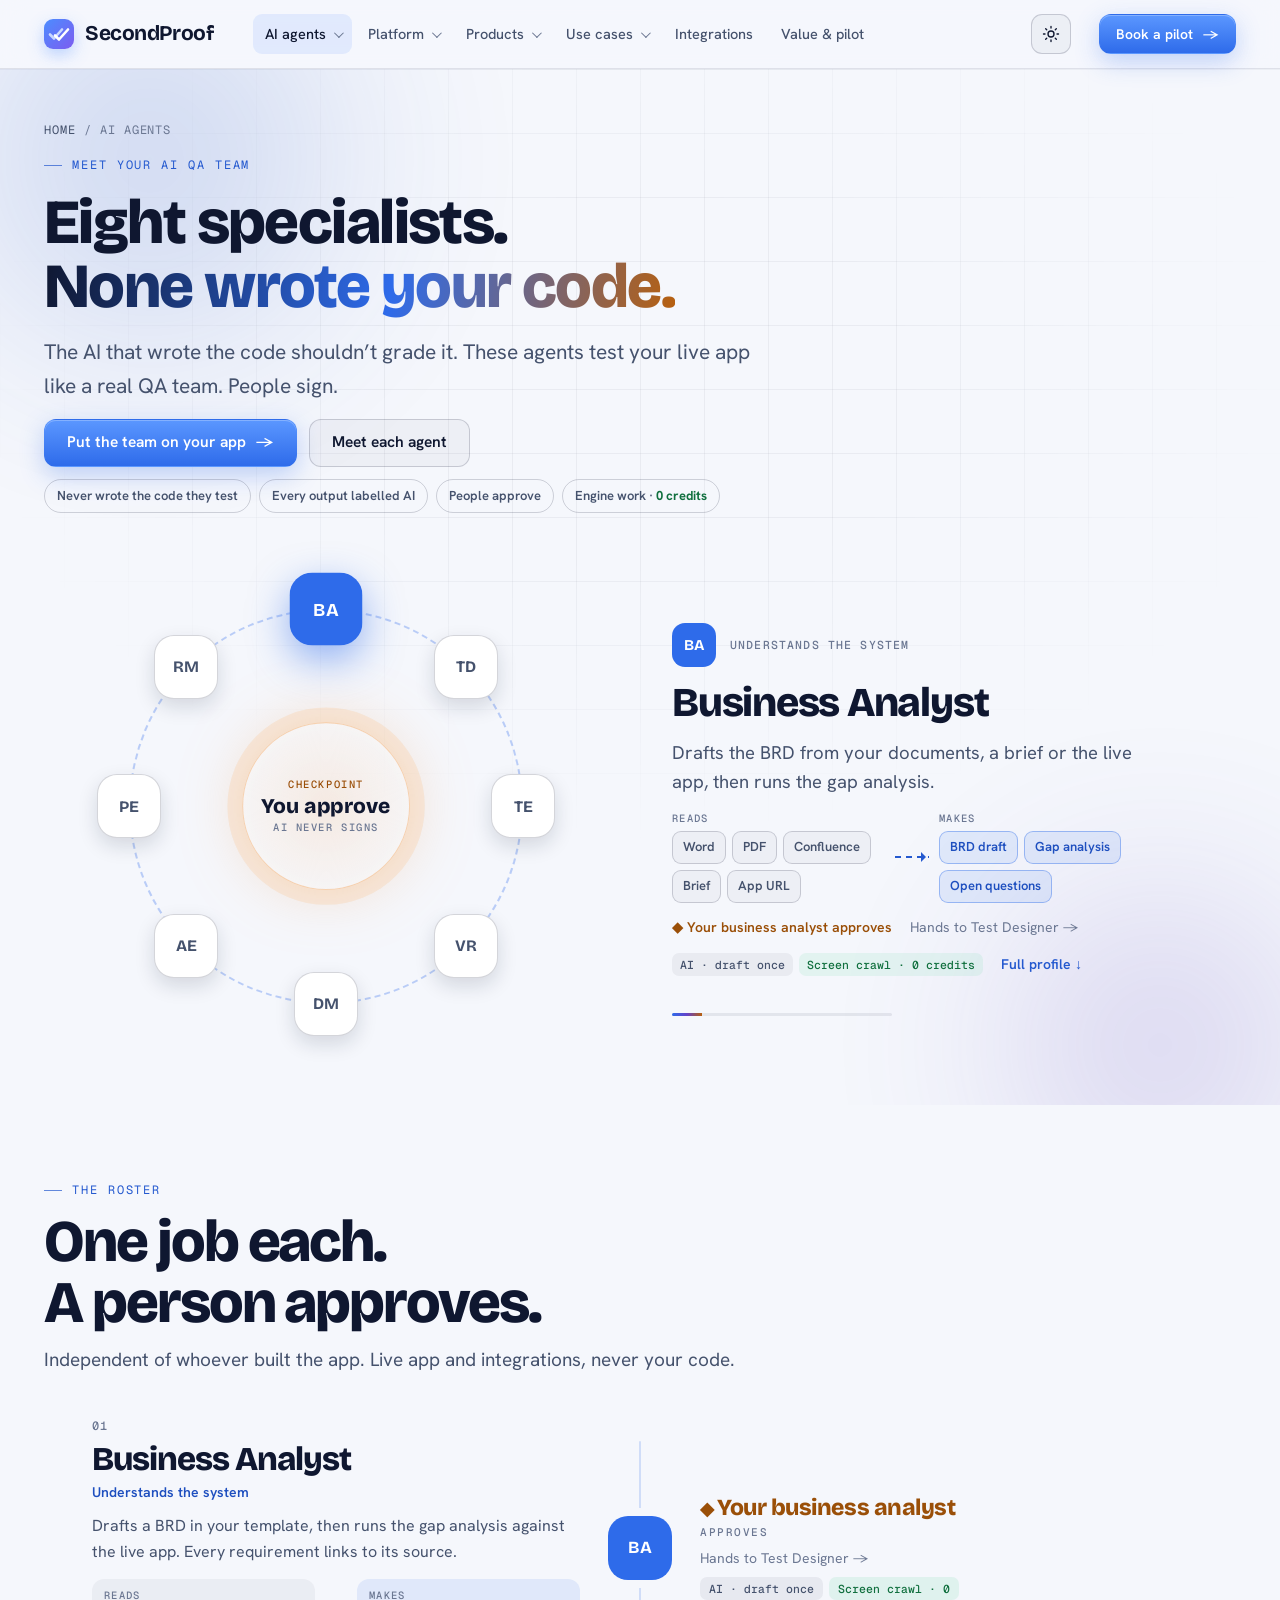
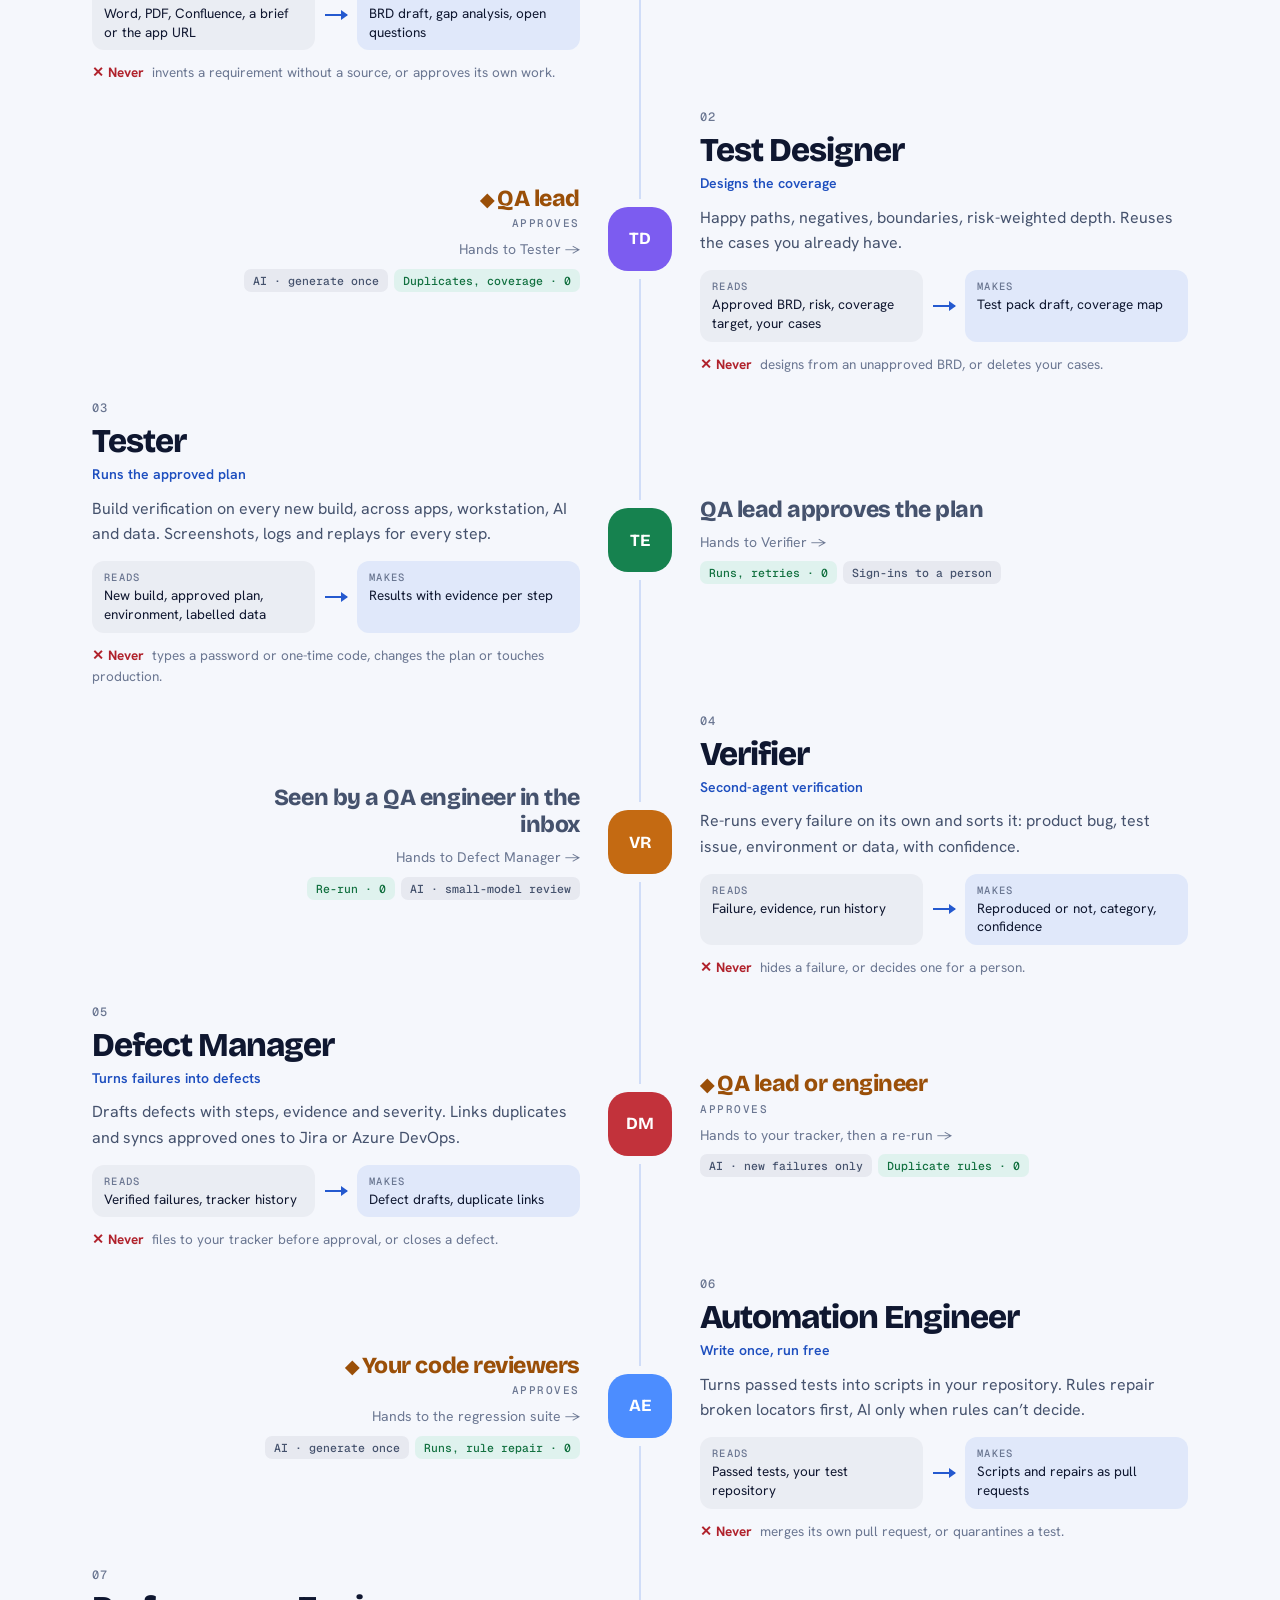
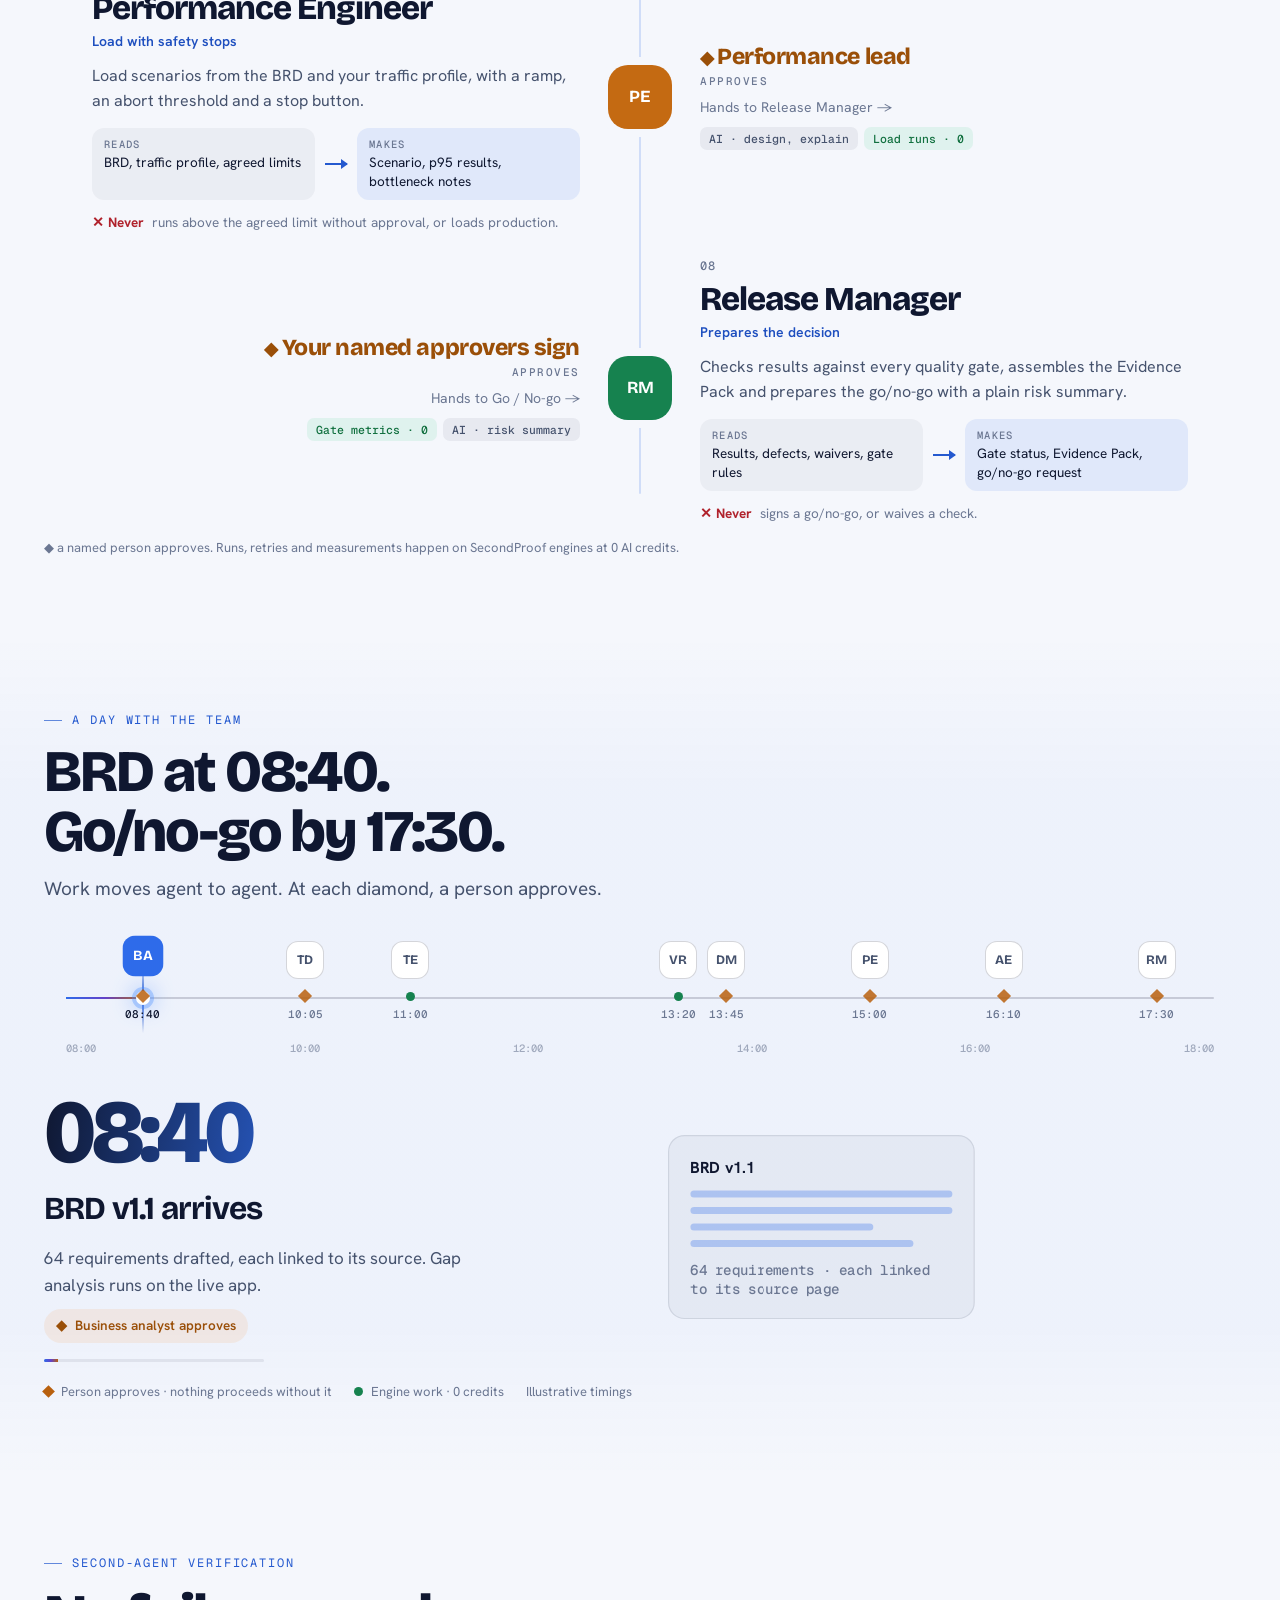
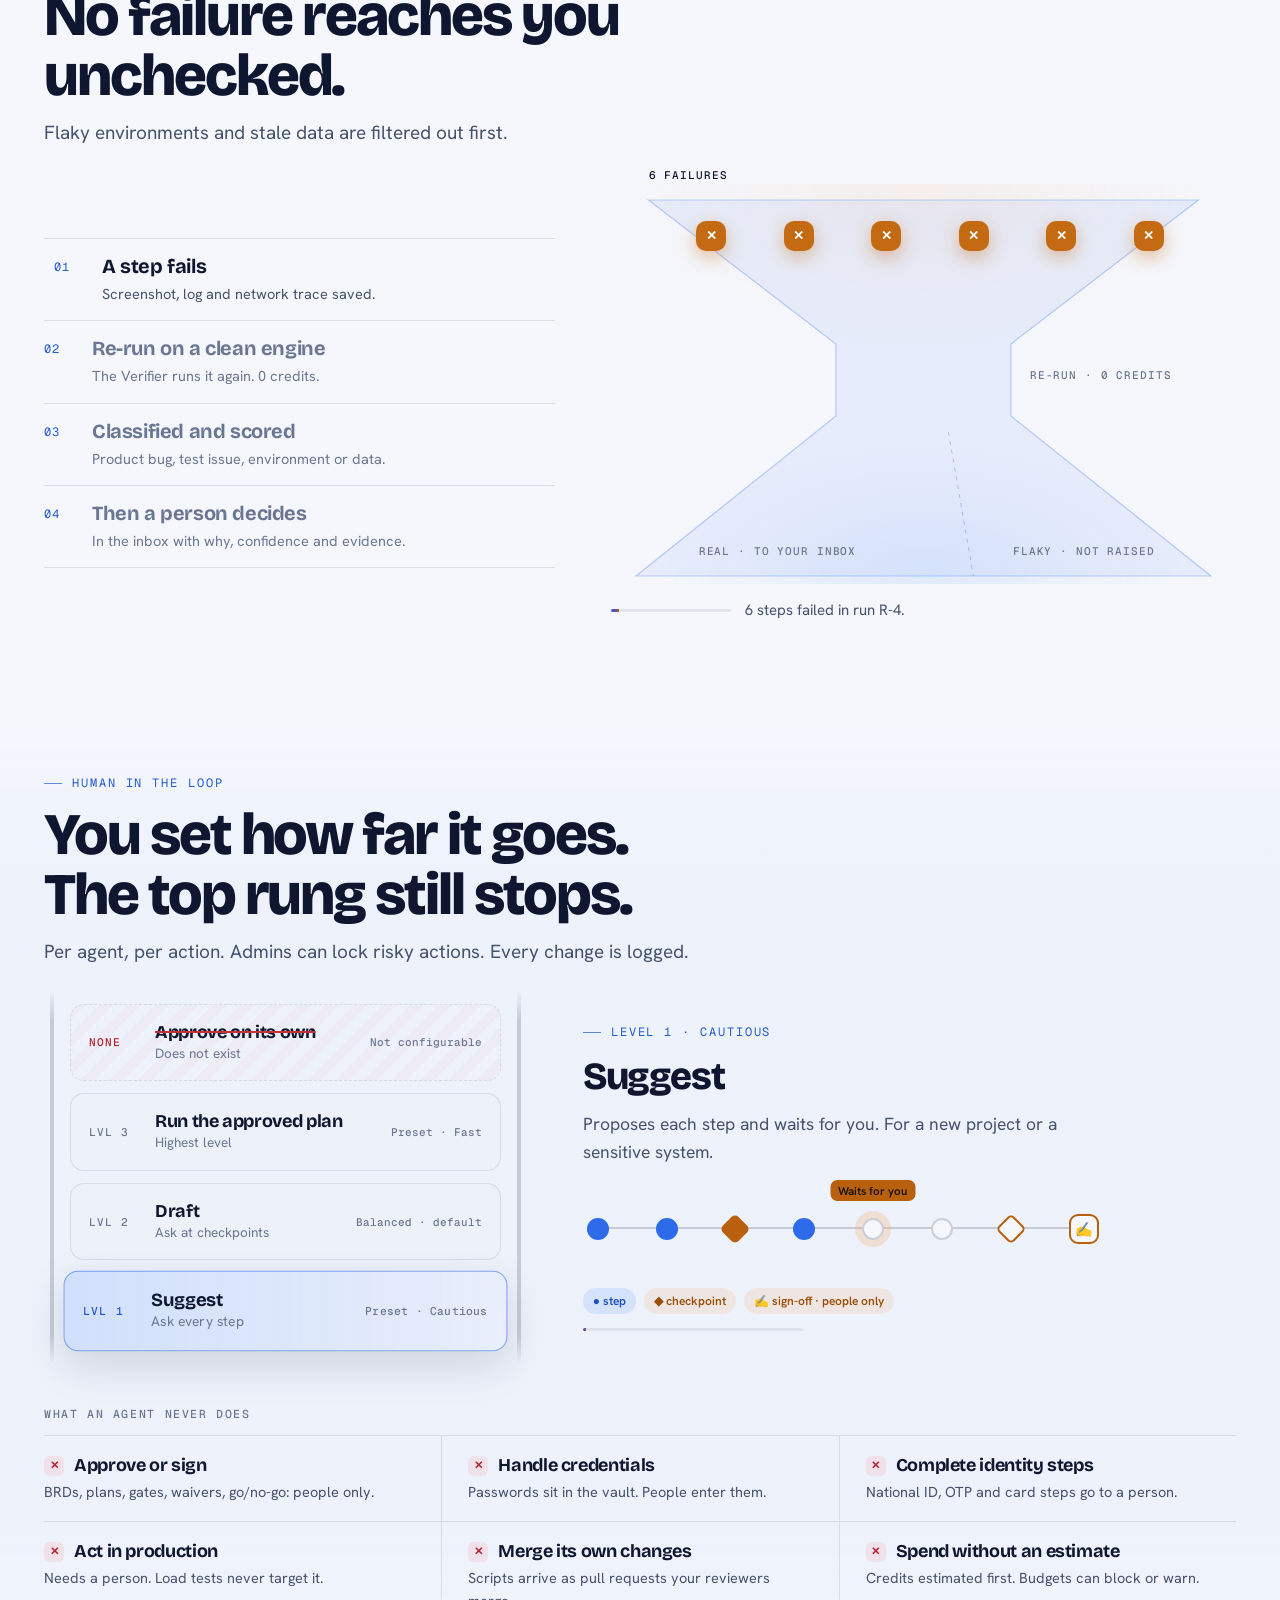
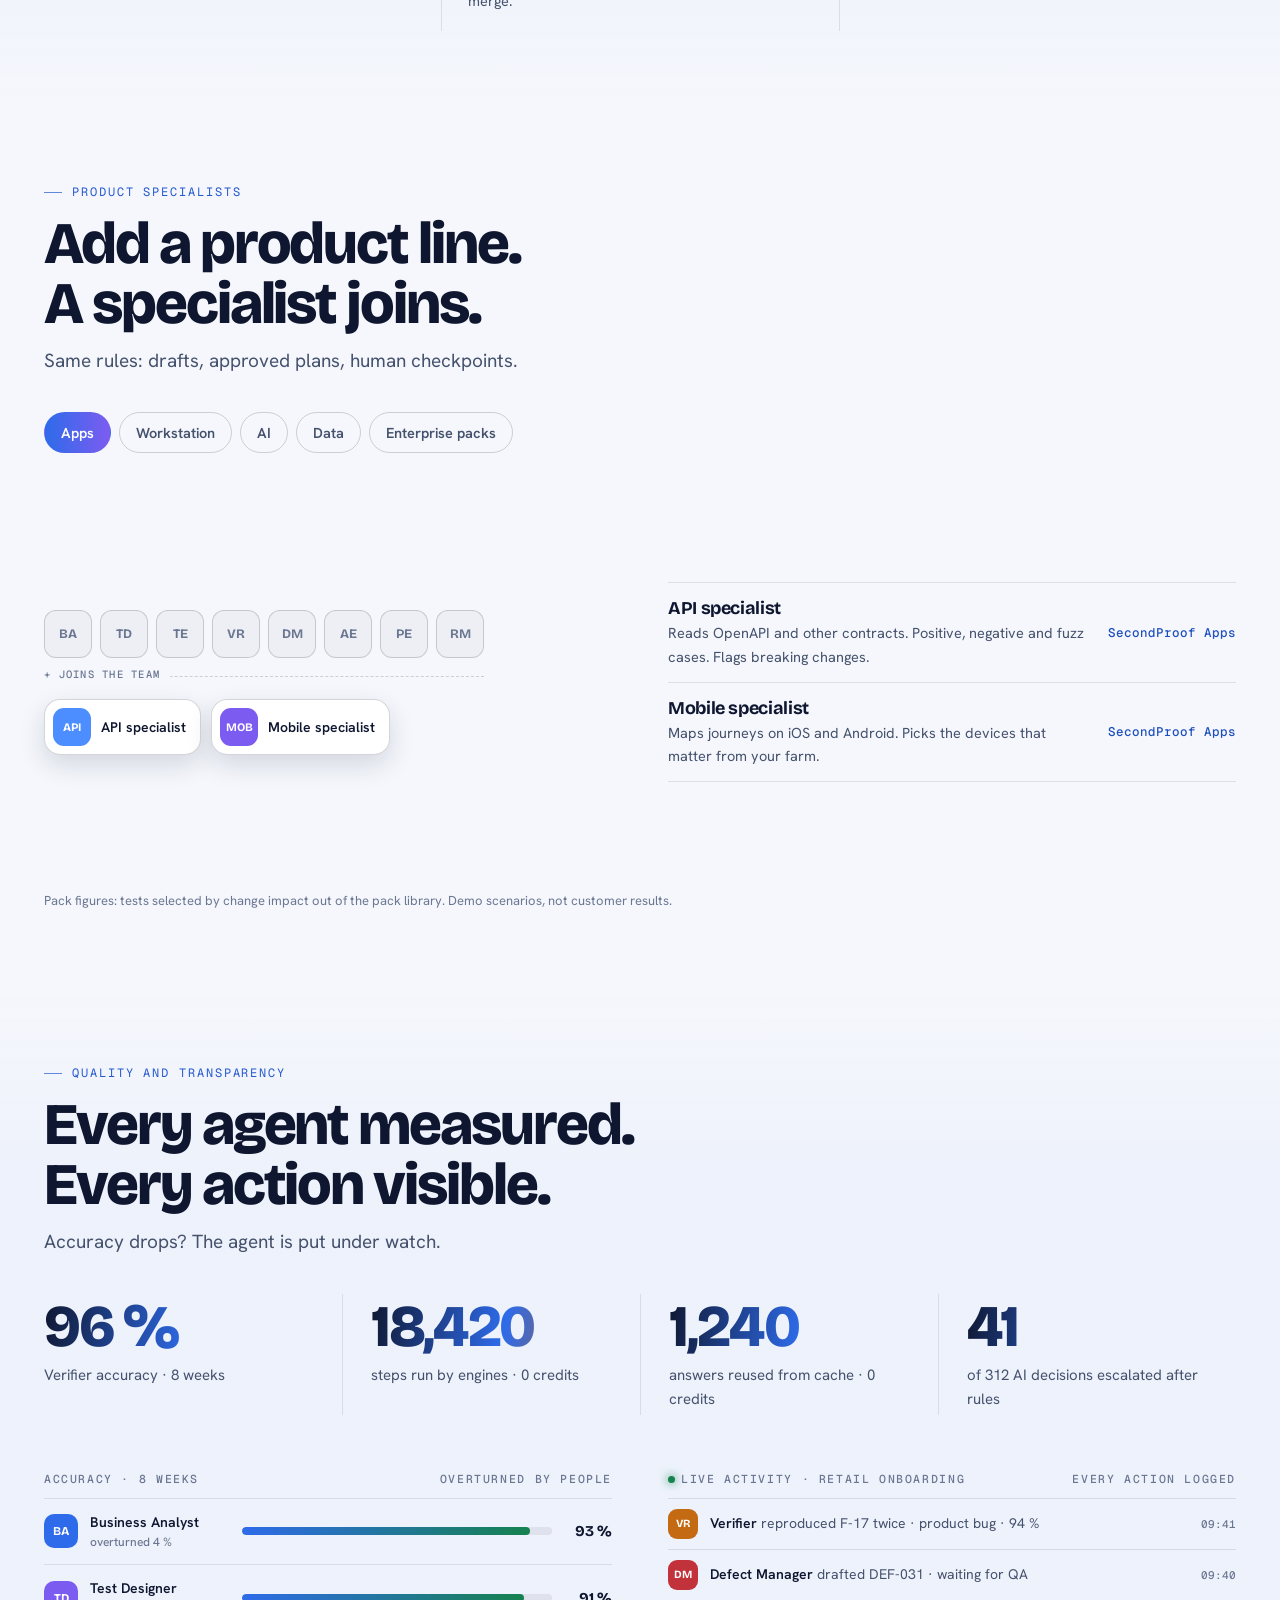
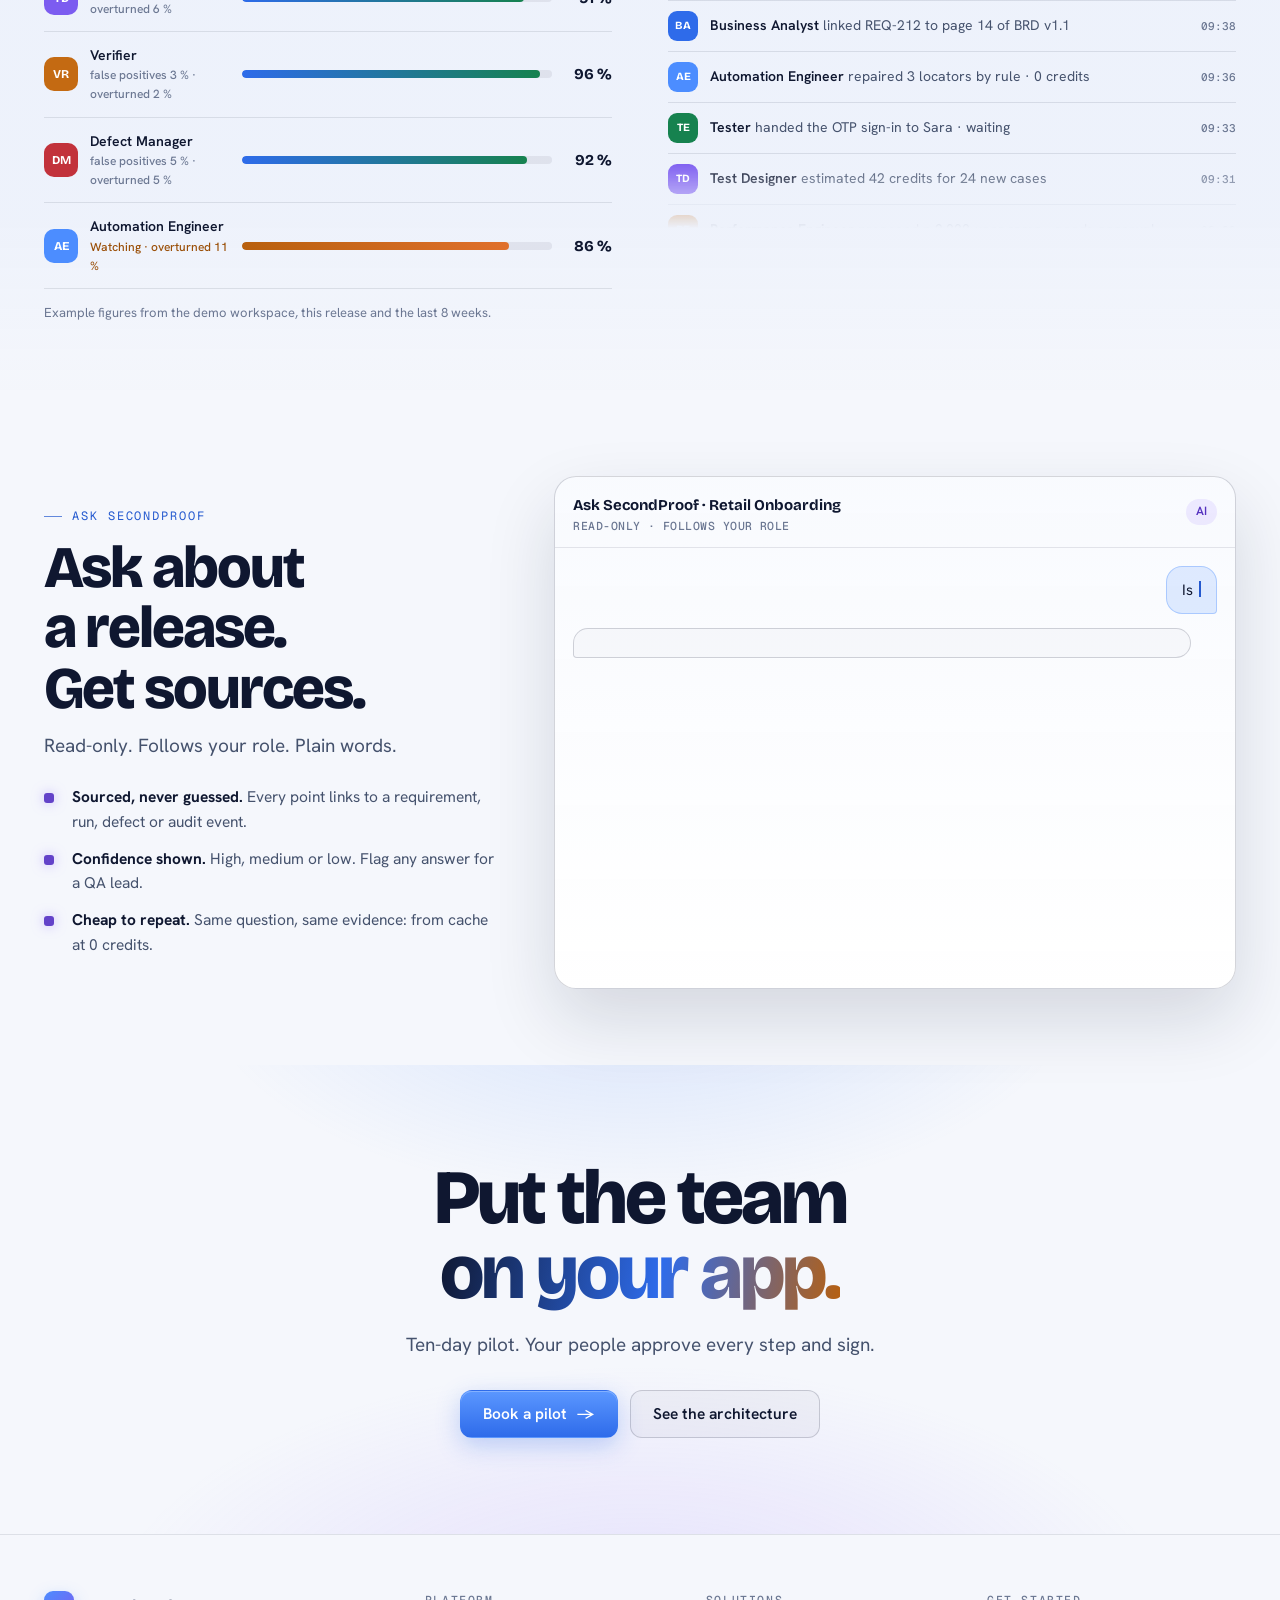
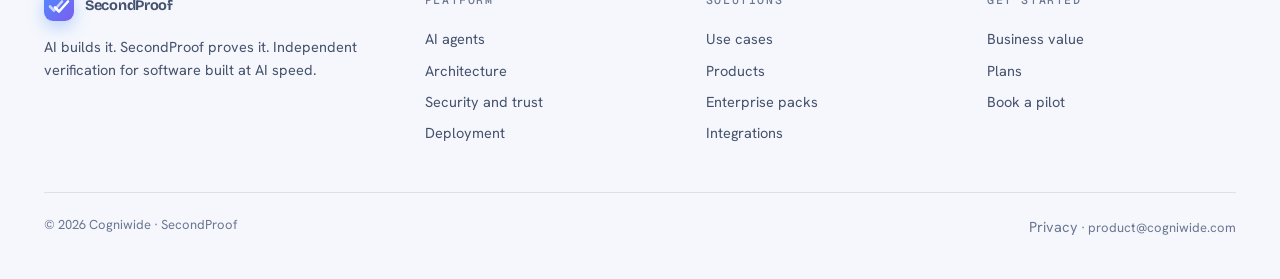
<file: agents.html>
<!doctype html>
<html lang="en">
<head>
<meta charset="utf-8">
<meta name="viewport" content="width=device-width,initial-scale=1,viewport-fit=cover">
<title>SecondProof AI agents</title>
<meta name="description" content="Eight specialist AI agents work like a real QA team. They draft and run approved plans, and people approve every decision.">
<link rel="canonical" href="https://secondproof.ai/agents.html">
<meta name="theme-color" content="#060A18">
<link rel="icon" href="favicon.svg" type="image/svg+xml">
<link rel="icon" href="favicon-32.png" sizes="32x32" type="image/png">
<link rel="apple-touch-icon" href="apple-touch-icon.png">
<link rel="manifest" href="site.webmanifest">
<meta property="og:type" content="website">
<meta property="og:site_name" content="SecondProof">
<meta property="og:title" content="SecondProof AI agents · Your AI QA team">
<meta property="og:description" content="Eight specialist AI agents work like a real QA team. They draft and run approved plans, and people approve every decision.">
<meta property="og:url" content="https://secondproof.ai/agents.html">
<meta property="og:image" content="https://secondproof.ai/og-image.png">
<meta property="og:image:width" content="1200">
<meta property="og:image:height" content="630">
<meta name="twitter:card" content="summary_large_image">
<meta name="twitter:title" content="SecondProof AI agents · Your AI QA team">
<meta name="twitter:description" content="Eight specialist AI agents work like a real QA team. They draft and run approved plans, and people approve every decision.">
<meta name="twitter:image" content="https://secondproof.ai/og-image.png">
<link rel="preconnect" href="https://fonts.googleapis.com">
<link rel="stylesheet" href="https://fonts.googleapis.com/css2?family=Bricolage+Grotesque:opsz,wght@12..96,500;12..96,700;12..96,800&family=Hanken+Grotesk:wght@400;500;600;700&family=Geist+Mono:wght@400;500&display=swap">
<link rel="stylesheet" href="site.css">
<script>(function(){var t;try{t=localStorage.getItem("sp-theme")}catch(e){}if(!t)t=window.matchMedia&&matchMedia("(prefers-color-scheme: light)").matches?"light":"dark";document.documentElement.setAttribute("data-theme",t)})();</script>
<style>
/* Agents page v3 · ring hero, open roster, a day on a scrubber, verify funnel, autonomy ladder, specialists, quality, ask */
[id^="ag-"],#roster,#day,#verify,#loop,#specialists,#quality,#ask{scroll-margin-top:84px}
.acts{display:flex;gap:12px;flex-wrap:wrap}
.mono{font:500 11.5px var(--mono);color:var(--ink3);letter-spacing:.04em}
.av{width:44px;height:44px;border-radius:13px;display:grid;place-items:center;font:700 15px var(--display);flex:none;color:#fff}
.c-blue{background:#2E6BEA}.c-violet{background:#7C5CF0}.c-green{background:#16824F}.c-amber{background:#C46A12}.c-red{background:#C2323B}.c-blue2{background:#4C8DFF}
.more{display:inline-flex;gap:8px;align-items:center;color:var(--blue2);text-decoration:none;font-weight:600;font-size:15px}
.pbar{height:3px;border-radius:2px;background:rgba(var(--wsh),.08);overflow:hidden}
.pbar i{display:block;height:100%;width:0;background:linear-gradient(90deg,var(--blue),var(--violet),var(--amber))}

/* hero */
.phero.ah{padding-block:52px 64px}
.ah-top{display:flex;flex-direction:column;gap:16px;max-width:1100px}
.ah-top .lede{max-width:640px}
.ah-top h1{font-size:clamp(38px,4.9vw,66px);line-height:1.02}
.phero .ah-top h1{max-width:none}
@media (min-width:761px){.ah-top h1 .grad{white-space:nowrap}}
.ah-row{display:flex;gap:12px 22px;flex-wrap:wrap;align-items:center}
.hchips{display:flex;gap:8px;flex-wrap:wrap}
.hchips span{font-size:13px;font-weight:600;padding:6px 12px;border-radius:999px;border:1px solid var(--line2);color:var(--ink2)}
.hchips span b{color:var(--tx-green);font-weight:700}

/* agent ring (from home #rg, renamed) */
.ar{display:grid;grid-template-columns:minmax(0,1fr) minmax(0,1fr);gap:64px;align-items:center;margin-top:36px}
.ar-c{position:relative;width:100%;max-width:470px;aspect-ratio:1;margin-inline:auto}
.ar-ring{position:absolute;inset:8%;border-radius:50%;border:2px dashed rgba(var(--b2r),.3)}
@media (prefers-reduced-motion:no-preference){.ar-ring{animation:arspin 60s linear infinite}@keyframes arspin{to{transform:rotate(360deg)}}}
.ar-arm{position:absolute;inset:8%;border-radius:50%;transition:transform 1s cubic-bezier(.65,0,.25,1);pointer-events:none}
.ar-arm i{position:absolute;left:50%;top:0;width:14px;height:14px;margin:-7px 0 0 -7px;border-radius:50%;background:#fff;border:3px solid #4C8DFF;box-shadow:0 0 0 5px rgba(76,141,255,.35),0 0 26px #4C8DFF}
.ar-hub{position:absolute;left:50%;top:50%;width:34%;aspect-ratio:1;transform:translate(-50%,-50%);border-radius:50%;display:flex;flex-direction:column;align-items:center;justify-content:center;gap:2px;text-align:center;background:radial-gradient(circle,rgba(245,166,91,.16),rgba(var(--s2),.6));border:1.5px solid rgba(245,166,91,.45);transition:box-shadow .5s,transform .5s}
.ar-hub b{font:800 clamp(15px,1.6vw,20px) var(--display);color:var(--ink)}
.ar-hub small{font:500 10px var(--mono);letter-spacing:.12em;text-transform:uppercase;color:var(--tx-amber)}
.ar-hub small:last-child{color:var(--ink3)}
.ar.ck .ar-hub{box-shadow:0 0 0 14px rgba(245,166,91,.16),0 0 60px rgba(245,166,91,.35);transform:translate(-50%,-50%) scale(1.05)}
.ar-n{position:absolute;width:64px;height:64px;margin:-32px 0 0 -32px;border-radius:20px;border:1.5px solid var(--line2);background:var(--surface);color:var(--ink2);font:700 16px var(--display);cursor:pointer;display:grid;place-items:center;transition:all .4s;box-shadow:0 8px 20px var(--shadow)}
.ar-n:hover{color:var(--ink);border-color:var(--blue2)}
.ar-n.on{color:#fff;border-color:transparent;transform:scale(1.14)}
.ar-n[data-c="blue"].on{background:#2E6BEA;box-shadow:0 12px 34px rgba(46,107,234,.5)}.ar-n[data-c="blue2"].on{background:#4C8DFF;box-shadow:0 12px 34px rgba(76,141,255,.5)}.ar-n[data-c="violet"].on{background:#7C5CF0;box-shadow:0 12px 34px rgba(124,92,240,.5)}.ar-n[data-c="green"].on{background:#16824F;box-shadow:0 12px 34px rgba(22,130,79,.5)}.ar-n[data-c="amber"].on{background:#C46A12;box-shadow:0 12px 34px rgba(196,106,18,.5)}.ar-n[data-c="red"].on{background:#C2323B;box-shadow:0 12px 34px rgba(194,50,59,.5)}
.ar-panel{position:relative;min-height:420px}
.ar-p{position:absolute;inset:0 0 14px;display:flex;flex-direction:column;justify-content:center;gap:14px;opacity:0;transform:translateX(24px);transition:opacity .5s,transform .6s cubic-bezier(.2,.7,.2,1);pointer-events:none}
.ar-p.on{opacity:1;transform:none;pointer-events:auto}
.ar-hd{display:flex;align-items:center;gap:14px}
.ar-p h3{font:800 clamp(28px,3.2vw,42px)/1.05 var(--display);letter-spacing:-.03em}
.ar-p .tg{font:500 11.5px var(--mono);letter-spacing:.1em;text-transform:uppercase;color:var(--ink3)}
.ar-p p{font-size:clamp(16.5px,1.5vw,18.5px);color:var(--ink2);max-width:460px}
.io{display:grid;grid-template-columns:minmax(0,1fr) 34px minmax(0,1fr);gap:10px;align-items:center;max-width:480px}
.io>div{display:flex;flex-wrap:wrap;gap:6px}
.io .io-l{width:100%;font:500 10.5px var(--mono);letter-spacing:.12em;text-transform:uppercase;color:var(--ink3)}
.io .io-l{padding:0;border:0;background:none;border-radius:0}
.io span:not(.io-l){font-size:13px;font-weight:600;padding:5px 10px;border-radius:9px;border:1px solid var(--line2);color:var(--ink2);background:rgba(var(--wsh),.03)}
.io .o span:not(.io-l){border-color:rgba(var(--b2r),.4);color:var(--tx-blue);background:rgba(var(--b2r),.1)}
.io-ar{height:2px;background:repeating-linear-gradient(90deg,var(--blue2) 0 6px,transparent 6px 11px);position:relative}
.io-ar::after{content:"";position:absolute;right:-2px;top:-4px;border:5px solid transparent;border-left-color:var(--blue2)}
@media (prefers-reduced-motion:no-preference){
 .ar-p.on .io .io-l{padding:0;border:0;background:none;border-radius:0}
.io span:not(.io-l){animation:pop .45s cubic-bezier(.2,1.4,.4,1) both;animation-delay:var(--d,0s)}
 .ar-p.on .io-ar{animation:dash .7s linear infinite}
 @keyframes pop{from{opacity:0;transform:translateY(8px) scale(.9)}}
 @keyframes dash{to{background-position:11px 0}}
}
.ar-meta{display:flex;flex-wrap:wrap;gap:8px 18px;align-items:center;font-size:14px;color:var(--ink3)}
.ar-who{font-weight:600;color:var(--ink2)}
.ar-who.ck{color:var(--tx-amber)}
.cr{display:inline-flex;gap:6px;flex-wrap:wrap}
.cr em{font-style:normal;font:500 11.5px var(--mono);padding:4px 8px;border-radius:7px;background:rgba(var(--wsh),.05);color:var(--ink2)}
.cr em.z{background:rgba(95,211,154,.12);color:var(--tx-green)}
.ar-go{font-size:14px;font-weight:600;color:var(--blue2);text-decoration:none}
.ar-bar{position:absolute;left:0;bottom:0;width:220px}
@media (max-width:900px){.ar{grid-template-columns:1fr;gap:24px}.ar-c{max-width:340px}.ar-n{width:48px;height:48px;margin:-24px 0 0 -24px;font-size:14px;border-radius:15px}.ar-panel{min-height:430px}}

/* roster rows */
.ro-h,.ro{display:grid;grid-template-columns:minmax(210px,.95fr) minmax(0,1.25fr) minmax(0,1.15fr) minmax(0,.95fr);gap:28px;align-items:start}
.ro-h{padding-bottom:12px;font:500 11px var(--mono);letter-spacing:.12em;text-transform:uppercase;color:var(--ink3)}
.ro{padding:22px 10px 22px 0;border-top:1px solid var(--line);transition:background .3s,padding .3s;border-radius:2px}
.ro:last-child{border-bottom:1px solid var(--line)}
.ro:hover{background:linear-gradient(90deg,rgba(var(--b2r),.06),transparent 70%);padding-left:10px}
.ro.hit{background:linear-gradient(90deg,rgba(245,166,91,.14),transparent 70%);padding-left:10px}
.ro-id{display:flex;gap:14px;align-items:center}
.ro-id b{display:block;font:700 20px/1.15 var(--display);letter-spacing:-.02em}
.ro-id small{display:block;font-size:13.5px;color:var(--ink3)}
.ro-j{font-size:15px;color:var(--ink2)}
.ro-j .nv{display:block;margin-top:8px;font-size:13.5px;color:var(--ink3)}
.ro-j .nv::before{content:"✕ Never · ";color:var(--tx-red);font-weight:700}
.ro-io{display:grid;gap:6px;font-size:14px;color:var(--ink2)}
.ro-io span::before{display:inline-block;width:62px;font:500 10.5px var(--mono);letter-spacing:.1em;text-transform:uppercase;color:var(--ink3)}
.ro-io .i::before{content:"Reads"}.ro-io .o::before{content:"Makes"}
.ro-io .o{color:var(--ink)}
.ro-ap{display:grid;gap:6px;font-size:14px;color:var(--ink2)}
.ro-ap .who{font-weight:600;color:var(--ink)}
.ro-ap .who.ck{color:var(--tx-amber)}
.ro-ap .hd{color:var(--ink3);font-size:13.5px}
@media (max-width:1020px){.ro-h{display:none}.ro{grid-template-columns:1fr 1fr;gap:14px 28px}.ro-id{grid-column:1/-1}}
@media (max-width:620px){.ro{grid-template-columns:1fr}}

/* day scrubber */
.dy{position:relative}
.dy-tr{position:relative;height:118px;margin:0 22px}
.dy-ln{position:absolute;left:0;right:0;top:56px;height:2px;background:var(--line2);border-radius:2px}
.dy-ln i{position:absolute;left:0;top:0;bottom:0;width:0;background:linear-gradient(90deg,var(--blue),var(--violet),var(--amber));transition:width .8s cubic-bezier(.65,0,.25,1)}
.dy-mk{position:absolute;top:22px;width:2px;height:70px;margin-left:-1px;background:linear-gradient(transparent,var(--blue2),transparent);transition:left .8s cubic-bezier(.65,0,.25,1);pointer-events:none}
.dy-mk::after{content:"";position:absolute;left:50%;top:28px;width:14px;height:14px;margin-left:-7px;border-radius:50%;background:#fff;box-shadow:0 0 0 4px rgba(76,141,255,.35),0 0 22px #4C8DFF}
.dy-s{all:unset;cursor:pointer;position:absolute;top:0;transform:translateX(-50%);display:flex;flex-direction:column;align-items:center;gap:6px}
.dy-s .av{width:38px;height:38px;font-size:13px;border-radius:12px;background:var(--surface);border:1.5px solid var(--line2);color:var(--ink2);transition:all .35s}
.dy-s.on .av{color:#fff;border-color:transparent;transform:translateY(-4px) scale(1.08)}
.dy-s:nth-child(even){top:0}
.dy-s time{font:500 11px var(--mono);color:var(--ink3);margin-top:22px;transition:color .3s}
.dy-s.on time{color:var(--ink)}
.dy-s .ck{position:absolute;top:50px;width:10px;height:10px;transform:rotate(45deg);background:var(--amber);opacity:.85}
.dy-s .en{position:absolute;top:51px;width:9px;height:9px;border-radius:50%;background:var(--green)}
.dy-s:focus-visible{outline:2px solid var(--blue2);outline-offset:3px;border-radius:12px}
.dy-hr{position:absolute;left:0;right:0;top:100px;display:flex;justify-content:space-between;font:500 10.5px var(--mono);color:var(--ink3);opacity:.6}
.dy-bd{display:grid;grid-template-columns:minmax(0,1fr) minmax(0,1fr);gap:56px;margin-top:34px;min-height:250px;align-items:center}
.dy-tx{display:flex;flex-direction:column;gap:10px}
.dy-clk{font:800 clamp(56px,7vw,96px)/.9 var(--display);letter-spacing:-.05em;background:var(--grad-text);-webkit-background-clip:text;background-clip:text;color:transparent;font-variant-numeric:tabular-nums}
.dy-tx h3{font-size:clamp(24px,2.6vw,32px)}
.dy-tx p{color:var(--ink2);font-size:17px;max-width:460px}
.dy-tx .pbar{width:220px;margin-top:6px}
.tg-ck,.tg-en{display:inline-flex;align-items:center;gap:8px;font-size:13.5px;font-weight:600;width:max-content;max-width:100%;padding:6px 12px;border-radius:999px}
.tg-ck{background:rgba(245,166,91,.14);color:var(--tx-amber)}.tg-ck::before{content:"◆"}
.tg-en{background:rgba(95,211,154,.13);color:var(--tx-green)}.tg-en::before{content:"●"}
.dy-vz{position:relative;min-height:240px}
.dv>*{transform:scale(1.18);transform-origin:0 50%}
.dv{position:absolute;inset:0;display:flex;flex-direction:column;justify-content:center;opacity:0;transform:translateY(12px);transition:opacity .45s,transform .55s cubic-bezier(.2,.7,.2,1);pointer-events:none}
.dv.on{opacity:1;transform:none}
.dv small{display:block;font:500 12px var(--mono);color:var(--ink3);margin-top:12px}
.dy-leg{display:flex;gap:22px;flex-wrap:wrap;margin-top:20px;font-size:13px;color:var(--ink3)}
.dy-leg span{display:inline-flex;align-items:center;gap:8px}
.dy-leg i{width:9px;height:9px;background:var(--amber);transform:rotate(45deg)}.dy-leg i.g{background:var(--green);border-radius:50%;transform:none}
/* day mini visuals */
.v-doc{width:260px;max-width:100%;padding:16px 18px;border-radius:14px;background:rgba(var(--wsh),.04);border:1px solid var(--line)}
.v-doc b{font-size:13.5px;display:block;margin-bottom:8px}
.v-doc i{display:flex;align-items:center;gap:8px;height:6px;border-radius:3px;background:rgba(var(--b2r),.3);margin-top:8px;transform-origin:0 50%;transform:scaleX(0);transition:transform .6s cubic-bezier(.2,.7,.2,1)}
.on .v-doc i{transform:none}.on .v-doc i:nth-of-type(2){transition-delay:.15s}.on .v-doc i:nth-of-type(3){transition-delay:.3s;width:70%}.on .v-doc i:nth-of-type(4){transition-delay:.45s;width:85%}
.v-tc{display:flex;flex-direction:column;gap:7px}
.v-tc span{font-size:13.5px;padding:8px 12px;border-radius:10px;background:rgba(var(--wsh),.04);border:1px solid var(--line);width:max-content;max-width:100%;opacity:0;transform:translateX(-10px);transition:all .4s}
.v-tc span::before{content:"✓ ";color:var(--green);font-weight:700}
.on .v-tc span{opacity:1;transform:none}.on .v-tc span:nth-child(2){transition-delay:.2s}.on .v-tc span:nth-child(3){transition-delay:.4s}
.v-run{width:300px;max-width:100%}
.v-run .t{display:block;height:10px;border-radius:6px;background:rgba(var(--wsh),.07);overflow:hidden}
.v-run .t i{display:block;height:100%;width:0;background:linear-gradient(90deg,var(--blue),var(--green))}
.v-run .h{display:inline-block;margin-top:10px;font-size:12.5px;font-weight:600;padding:4px 10px;border-radius:999px;background:rgba(245,166,91,.15);color:var(--tx-amber);opacity:0}
@media (prefers-reduced-motion:no-preference){.on .v-run .t i{animation:run 3s linear forwards}.on .v-run .h{animation:hand 3s linear forwards}
 @keyframes run{0%{width:0}35%,62%{width:42%}100%{width:100%}}@keyframes hand{0%,33%{opacity:0}36%,66%{opacity:1}100%{opacity:.35}}}
@media (prefers-reduced-motion:reduce){.v-run .t i{width:100%}.v-run .h{opacity:1}}
.v-vr{display:flex;flex-wrap:wrap;gap:8px;width:300px;max-width:100%}
.v-vr i{width:30px;height:30px;border-radius:9px;background:rgba(var(--wsh),.12);transition:background .4s,opacity .4s}
.on .v-vr i.r{background:var(--red)}.on .v-vr i.f{opacity:.35}
.on .v-vr i:nth-child(2){transition-delay:.15s}.on .v-vr i:nth-child(3){transition-delay:.3s}.on .v-vr i:nth-child(4){transition-delay:.45s}.on .v-vr i:nth-child(5),.on .v-vr i:nth-child(6){transition-delay:.6s}
.v-vr small{width:100%}
.v-def{display:flex;flex-direction:column;gap:4px;padding:14px 16px;border-radius:14px;border-left:4px solid var(--red);background:rgba(255,122,127,.08);width:320px;max-width:100%}
.v-def b{font-size:14px;color:var(--tx-red)}.v-def span{font-size:13.5px;color:var(--ink2)}
.v-def .lk{margin-top:6px;font-size:12.5px;color:var(--tx-violet);opacity:0;transition:opacity .4s .5s}.on .v-def .lk{opacity:1}
.v-code{display:flex;flex-direction:column;gap:2px;padding:12px 14px;border-radius:12px;background:#0B1226;width:340px;max-width:100%}
.v-code code{font:12.5px var(--mono);color:#C9D6F5;white-space:nowrap;overflow:hidden;text-overflow:ellipsis}
.v-code small{color:#7C89A8!important}
.v-pe{width:300px;max-width:100%;color:var(--amber)}
.v-pe svg{width:100%;height:80px;overflow:visible}
.v-pe polyline{stroke-dasharray:320;stroke-dashoffset:320;transition:stroke-dashoffset 1.6s ease}
.on .v-pe polyline{stroke-dashoffset:0}
.v-pe line{stroke:var(--red);stroke-dasharray:4 4}
.v-pe text{font:500 9px var(--mono);fill:var(--tx-red)}
.v-gate{display:grid;grid-template-columns:repeat(3,auto);gap:8px;width:max-content;max-width:100%}
.v-gate span{font-size:12.5px;font-weight:600;padding:6px 10px;border-radius:9px;background:rgba(var(--wsh),.05);color:var(--ink3);transition:all .35s}
.on .v-gate span{background:rgba(95,211,154,.13);color:var(--tx-green)}.on .v-gate span.w{background:rgba(245,166,91,.14);color:var(--tx-amber)}
.on .v-gate span:nth-child(2){transition-delay:.12s}.on .v-gate span:nth-child(3){transition-delay:.24s}.on .v-gate span:nth-child(4){transition-delay:.36s}.on .v-gate span:nth-child(5){transition-delay:.48s}.on .v-gate span:nth-child(6){transition-delay:.6s}
.v-gate em{grid-column:1/-1;font-style:normal;margin-top:6px;font-size:13px;font-weight:600;color:var(--tx-amber)}
@media (max-width:860px){.dy-tr{margin:0 16px}.dy-s .av{width:26px;height:26px;font-size:10px;border-radius:8px}.dy-s time{display:none}.dy-s .ck{top:38px}.dy-s .en{top:39px}.dy-ln{top:43px}.dy-mk{top:14px;height:58px}.dy-mk::after{top:23px}.dy-tr{height:84px}.dy-hr{top:66px}.dy-bd{grid-template-columns:1fr;gap:26px;margin-top:22px}.dy-vz{min-height:190px}.dv>*{transform:none}.dy-s:nth-child(4) .av{position:relative;left:-10px}.dy-s:nth-child(5) .av{position:relative;left:10px}}

/* verify funnel */
.vf{display:grid;grid-template-columns:minmax(0,.9fr) minmax(0,1.1fr);gap:56px;align-items:center}
.vf-st{list-style:none;margin:0;padding:0;display:flex;flex-direction:column}
.vf-st button{all:unset;box-sizing:border-box;cursor:pointer;width:100%;display:grid;grid-template-columns:36px 1fr;gap:4px 12px;padding:15px 0;border-top:1px solid var(--line);transition:padding .3s}
.vf-st li:last-child button{border-bottom:1px solid var(--line)}
.vf-st .m-n{grid-row:1/3;padding-top:4px}
.vf-st b{font:700 20px/1.2 var(--display);letter-spacing:-.02em;color:var(--ink3);transition:color .3s}
.vf-st small{font-size:14.5px;color:var(--ink3)}
.vf-st button[aria-selected="true"]{padding-left:10px}
.vf-st button[aria-selected="true"] b{color:var(--ink)}.vf-st button[aria-selected="true"] small{color:var(--ink2)}
.vf-st button:focus-visible{outline:2px solid var(--blue2);outline-offset:2px}
.vf-c{position:relative;height:400px;border-radius:24px;background:radial-gradient(70% 60% at 50% 0%,rgba(245,166,91,.1),transparent 70%),radial-gradient(60% 50% at 50% 100%,rgba(76,141,255,.12),transparent 70%)}
.vf-c svg.fn{position:absolute;inset:0;width:100%;height:100%}
.vf-c svg.fn path{fill:rgba(var(--b2r),.07);stroke:rgba(var(--b2r),.3);stroke-width:1.2;vector-effect:non-scaling-stroke}
.vf-c svg.fn line{stroke:rgba(var(--b2r),.35);stroke-dasharray:4 5;vector-effect:non-scaling-stroke}
.vf-l{position:absolute;font:500 11px var(--mono);letter-spacing:.08em;text-transform:uppercase;color:var(--ink3);transition:color .3s}
.vf-l.on{color:var(--ink)}
.vf-d{position:absolute;width:30px;height:30px;margin:-15px 0 0 -15px;border-radius:10px;display:grid;place-items:center;font:700 13px var(--display);color:#fff;background:#C46A12;box-shadow:0 6px 18px rgba(196,106,18,.4);transition:left .9s cubic-bezier(.65,0,.25,1),top .9s cubic-bezier(.65,0,.25,1),background .4s,opacity .4s,box-shadow .4s;transition-delay:var(--dl,0s)}
.vf-c[data-s="1"] .vf-d{background:#2E6BEA;box-shadow:0 6px 18px rgba(46,107,234,.45)}
@media (prefers-reduced-motion:no-preference){.vf-c[data-s="1"] .vf-d span{animation:spin 1s linear infinite}@keyframes spin{to{transform:rotate(360deg)}}}
.vf-c[data-s="2"] .vf-d.r,.vf-c[data-s="3"] .vf-d.r{background:#C2323B;box-shadow:0 6px 18px rgba(194,50,59,.45)}
.vf-c[data-s="2"] .vf-d.f,.vf-c[data-s="3"] .vf-d.f{background:rgba(var(--wsh),.3);box-shadow:none;opacity:.55}
.vf-in{position:absolute;left:4%;top:4%;width:min(300px,72%);padding:12px 14px;border-radius:14px;background:var(--surface);border:1px solid var(--line2);box-shadow:0 18px 40px var(--shadow);display:grid;gap:6px;opacity:0;transform:translateY(12px);transition:opacity .45s,transform .5s cubic-bezier(.2,.7,.2,1);z-index:2}
.vf-c[data-s="3"] .vf-in{opacity:1;transform:none}
.vf-c[data-s="3"] .vf-d.r{box-shadow:0 0 0 5px rgba(194,50,59,.25),0 6px 18px rgba(194,50,59,.45)}
.vf-in b{font-size:13.5px}
.vf-in .r{display:grid;grid-template-columns:96px 1fr 34px;gap:8px;align-items:center;font-size:12px;color:var(--ink2)}
.vf-in .r .t{height:6px;border-radius:3px;background:rgba(var(--wsh),.07);overflow:hidden}
.vf-in .r .t i{display:block;height:100%;width:0;border-radius:3px;background:var(--red);transition:width 1s cubic-bezier(.2,.7,.2,1) .3s}
.vf-in .r:not(:first-of-type) .t i{background:var(--ink3)}
.vf-c[data-s="3"] .vf-in .r .t i{width:var(--w)}
.vf-in small{font-size:12px;color:var(--tx-amber);font-weight:600}
.vf-cap{margin-top:14px;display:flex;align-items:center;gap:14px;font-size:15px;color:var(--ink2);min-height:24px}
.vf-cap .pbar{width:120px;flex:none}
@media (max-width:900px){.vf{grid-template-columns:1fr;gap:28px}.vf-c{height:360px}.vf-d{width:24px;height:24px;margin:-12px 0 0 -12px;font-size:11px;border-radius:8px}}

/* autonomy ladder */
.ld{display:grid;grid-template-columns:minmax(0,.85fr) minmax(0,1.15fr);gap:56px;align-items:center}
.ld-l{position:relative;display:flex;flex-direction:column;gap:12px;padding:0 26px}
.ld-l::before,.ld-l::after{content:"";position:absolute;top:-14px;bottom:-14px;width:4px;border-radius:2px;background:linear-gradient(180deg,transparent,var(--line2) 8%,var(--line2) 92%,transparent)}
.ld-l::before{left:6px}.ld-l::after{right:6px}
.ld-r{all:unset;box-sizing:border-box;cursor:pointer;position:relative;display:grid;grid-template-columns:52px 1fr auto;gap:14px;align-items:center;padding:16px 18px;border-radius:14px;border:1px solid var(--line);background:var(--bg2);transition:all .35s}
.ld-r:hover{border-color:var(--line2)}
.ld-r:focus-visible{outline:2px solid var(--blue2);outline-offset:2px}
.ld-r .lv{font:500 11px var(--mono);letter-spacing:.08em;color:var(--ink3)}
.ld-r b{display:block;font:700 18px var(--display);letter-spacing:-.02em}
.ld-r small{display:block;font-size:13.5px;color:var(--ink3)}
.ld-r .ps{font:500 11px var(--mono);color:var(--ink3);text-align:right}
.ld-r[aria-selected="true"]{border-color:rgba(var(--b2r),.55);background:linear-gradient(90deg,rgba(76,141,255,.18),rgba(76,141,255,.03));transform:scale(1.03);box-shadow:0 14px 40px var(--shadow)}
.ld-r[aria-selected="true"] .lv{color:var(--blue2)}
.ld-r.x{border-style:dashed;background:repeating-linear-gradient(135deg,rgba(255,122,127,.05) 0 10px,transparent 10px 20px)}
.ld-r.x b{text-decoration:line-through;text-decoration-color:var(--red);text-decoration-thickness:2px}
.ld-r.x[aria-selected="true"]{border-color:rgba(255,122,127,.6);background:repeating-linear-gradient(135deg,rgba(255,122,127,.1) 0 10px,transparent 10px 20px)}
.ld-r.x .lv{color:var(--tx-red)}
.ld-p{display:flex;flex-direction:column;gap:14px;min-width:0}
.ld-p h3{font:800 clamp(28px,3vw,40px)/1.05 var(--display);letter-spacing:-.03em}
.ld-p p{font-size:17.5px;color:var(--ink2);max-width:480px;min-height:3.2em}
.lr{position:relative;display:flex;align-items:center;justify-content:space-between;gap:4px;padding:34px 4px 30px;max-width:520px}
.lr::before{content:"";position:absolute;left:12px;right:12px;top:50%;height:2px;background:var(--line2)}
.lr i{position:relative;z-index:1;width:22px;height:22px;border-radius:50%;border:2px solid var(--line2);background:var(--bg);transition:all .3s;flex:none}
.lr i.d{border-radius:5px;transform:rotate(45deg);border-color:var(--amber)}
.lr i.sg{width:30px;height:30px;border-radius:9px;transform:none;border-color:var(--amber)}
.lr i.sg::after{content:"✍";position:absolute;inset:0;display:grid;place-items:center;font-size:14px;font-style:normal;color:var(--tx-amber)}
.lr.dr i:not(.d):not(.sg){border-style:dashed}
.lr i.ok{background:var(--blue);border-color:var(--blue)}
.lr i.d.ok,.lr i.sg.ok{background:var(--amber);border-color:var(--amber)}
.lr i.sg.ok::after{color:#fff}
.lr i.now{box-shadow:0 0 0 6px rgba(76,141,255,.25),0 0 18px #4C8DFF}
.lr i.w{box-shadow:0 0 0 7px rgba(245,166,91,.25)}
.lr .bub{position:absolute;top:0;transform:translateX(-50%);font:600 11.5px var(--body);white-space:nowrap;padding:3px 8px;border-radius:7px;background:var(--amber);color:#1A1205;opacity:0;transition:opacity .2s,left .3s}
.lr .bub.on{opacity:1}
.lr.lock i.sg{border-color:var(--red)}
.ld-k{display:flex;gap:8px;flex-wrap:wrap}
.nv6{display:grid;grid-template-columns:repeat(3,minmax(0,1fr));margin-top:56px}
.nv6>div{display:flex;flex-direction:column;gap:4px;padding:18px 26px;border-left:1px solid var(--line);border-top:1px solid var(--line)}
.nv6>div:nth-child(3n+1){border-left:0;padding-left:0}
.nv6 b{font:700 18px var(--display);letter-spacing:-.02em}
.nv6 b::before{content:"✕";display:inline-grid;place-items:center;width:20px;height:20px;margin-right:10px;border-radius:6px;font-size:11px;background:rgba(255,122,127,.14);color:var(--tx-red);vertical-align:2px}
.nv6 small{font-size:14.5px;color:var(--ink2)}
.nv-h{margin-top:56px;font:500 11.5px var(--mono);letter-spacing:.14em;text-transform:uppercase;color:var(--ink3)}
.nv-h+.nv6{margin-top:14px}
@media (max-width:900px){.ld{grid-template-columns:1fr;gap:30px}.nv6{grid-template-columns:1fr 1fr}.nv6>div:nth-child(3n+1){border-left:1px solid var(--line);padding-left:26px}.nv6>div:nth-child(odd){border-left:0;padding-left:0}}
@media (max-width:560px){.nv6{grid-template-columns:1fr}.nv6>div{border-left:0!important;padding-left:0!important}.ld-l{padding:0 18px}.ld-r{grid-template-columns:42px 1fr;padding:14px}.ld-r .ps{display:none}}

/* specialists */
.sp-ch{display:flex;gap:8px;flex-wrap:wrap;margin-bottom:34px}
.sp-ch button{all:unset;box-sizing:border-box;cursor:pointer;font:600 14.5px var(--body);padding:10px 16px;border-radius:999px;border:1px solid var(--line2);color:var(--ink2);transition:all .3s;position:relative;overflow:hidden}
.sp-ch button:hover{color:var(--ink)}
.sp-ch button[aria-selected="true"]{color:#fff;border-color:transparent;background:linear-gradient(90deg,#2E6BEA,#7C5CF0)}
.sp-ch button:focus-visible{outline:2px solid var(--blue2);outline-offset:2px}
.sp{display:grid;grid-template-columns:minmax(0,1fr) minmax(0,1fr);gap:56px;align-items:center;min-height:390px}
.bench{display:flex;flex-direction:column;gap:18px}
.bench-c{display:grid;grid-template-columns:repeat(8,minmax(0,1fr));gap:8px;max-width:440px}
.bench-c span{aspect-ratio:1;border-radius:12px;display:grid;place-items:center;font:700 13px var(--display);border:1px solid var(--line2);color:var(--ink3);background:rgba(var(--wsh),.03)}
.bench-j{position:relative;display:flex;flex-wrap:wrap;gap:10px;min-height:72px;align-items:center;padding-top:22px;border-top:1px dashed var(--line2);max-width:440px}
.bench-j::before{content:"+ joins the team";position:absolute;top:-10px;left:0;padding-right:10px;background:var(--bg);font:500 10.5px var(--mono);letter-spacing:.12em;text-transform:uppercase;color:var(--ink3)}
.m-alt .bench-j::before{background:transparent}
.sj{display:inline-flex;align-items:center;gap:10px;padding:8px 14px 8px 8px;border-radius:16px;background:var(--surface);border:1px solid var(--line2);box-shadow:0 10px 26px var(--shadow);font-weight:600;font-size:14px}
.sj .av{width:38px;height:38px;font-size:11.5px;border-radius:11px}
.sj .lg{width:38px;height:38px;border-radius:11px}
@media (prefers-reduced-motion:no-preference){.sj{animation:join .55s cubic-bezier(.2,1.3,.4,1) both;animation-delay:var(--d,0s)}@keyframes join{from{opacity:0;transform:translateY(-26px) scale(.8)}}}
.sp-tx{display:flex;flex-direction:column;gap:0}
.sp-r{display:grid;grid-template-columns:minmax(0,1fr) auto;gap:2px 16px;padding:14px 0;border-top:1px solid var(--line)}
.sp-r:last-child{border-bottom:1px solid var(--line)}
.sp-r b{font:700 18px var(--display);letter-spacing:-.02em}
.sp-r small{grid-column:1;font-size:14.5px;color:var(--ink2)}
.sp-r em{grid-column:2;grid-row:1/3;align-self:center;font-style:normal;font:500 12.5px var(--mono);color:var(--tx-blue);white-space:nowrap}
.sp-r.pk{padding:9px 0}.sp-r.pk b{font-size:16px}.sp-r.pk small{font-size:13.5px}
@media (max-width:900px){.sp{grid-template-columns:1fr;gap:30px}}

/* quality */
.qn{margin-bottom:56px}
.q2{display:grid;grid-template-columns:minmax(0,1fr) minmax(0,1fr);gap:56px;align-items:start}
.q-h{font:500 11.5px var(--mono);letter-spacing:.14em;text-transform:uppercase;color:var(--ink3);margin-bottom:12px;display:flex;justify-content:space-between;gap:12px}
.qa{display:grid;grid-template-columns:34px minmax(0,140px) minmax(0,1fr) 48px;gap:12px;align-items:center;padding:12px 0;border-top:1px solid var(--line);font-size:14px}
.qa:last-child{border-bottom:1px solid var(--line)}
.qa .av{width:34px;height:34px;font-size:12px;border-radius:10px}
.qa b{font-weight:600}.qa b small{display:block;font-weight:500;font-size:12px;color:var(--ink3)}
.qa .t{height:8px;border-radius:4px;background:rgba(var(--wsh),.07);overflow:hidden}
.qa .t i{display:block;height:100%;border-radius:4px;width:var(--w);background:linear-gradient(90deg,var(--blue),var(--green));transform-origin:0 50%;transform:scaleX(0);transition:transform 1.2s cubic-bezier(.2,.7,.2,1)}
.qa.wt .t i{background:linear-gradient(90deg,var(--amber),#E0702C)}
.in .qa .t i,.qa-in .qa .t i{transform:none}
.qa .n{font:700 15px var(--display);text-align:right}
.qa.wt b small{color:var(--tx-amber)}
.feed{list-style:none;margin:0;padding:0;height:330px;overflow:hidden;mask-image:linear-gradient(#000 80%,transparent);-webkit-mask-image:linear-gradient(#000 80%,transparent)}
.feed li{display:grid;grid-template-columns:30px 1fr auto;gap:12px;align-items:center;padding:10px 0;border-top:1px solid var(--line);font-size:14px;color:var(--ink2)}
.feed li .av{width:30px;height:30px;font-size:11px;border-radius:9px}
.feed li b{color:var(--ink);font-weight:600}
.feed li time{font:500 11px var(--mono);color:var(--ink3)}
.dot{display:inline-block;width:7px;height:7px;border-radius:50%;margin-right:6px;background:var(--green);box-shadow:0 0 10px var(--green)}
@media (prefers-reduced-motion:no-preference){.dot{animation:blink 1.6s ease-in-out infinite}@keyframes blink{50%{opacity:.35}}}
@media (max-width:900px){.q2{grid-template-columns:1fr;gap:40px}}
@media (max-width:480px){.qa{grid-template-columns:30px minmax(0,1fr) 44px}.qa .t{grid-column:2/4;grid-row:2}.qa .av{grid-row:1/3;width:30px;height:30px}}

/* ask */
.ak{display:grid;grid-template-columns:minmax(0,.8fr) minmax(0,1.2fr);gap:56px;align-items:center}
.ak .m-head{margin-bottom:24px}
.pts{display:grid;gap:12px}
.pts div{display:grid;grid-template-columns:18px 1fr;gap:10px;font-size:15.5px;color:var(--ink2)}
.pts div::before{content:"";width:10px;height:10px;margin-top:8px;border-radius:3px;background:var(--violet);box-shadow:0 0 12px rgba(169,139,255,.6)}
.pts b{color:var(--ink)}
.cw{border:1px solid var(--line2);border-radius:22px;background:linear-gradient(180deg,rgba(var(--s2),.92),rgba(var(--s1),.95));box-shadow:0 30px 70px var(--shadow);overflow:hidden}
.cw-h{display:flex;justify-content:space-between;align-items:center;gap:12px;padding:14px 18px;border-bottom:1px solid var(--line)}
.cw-h b{font:700 15px var(--display)}.cw-h small{display:block}
.cw-b{padding:18px;display:flex;flex-direction:column;gap:14px;height:440px;overflow:hidden}
.cq{align-self:flex-end;max-width:86%;background:rgba(76,141,255,.16);border:1px solid rgba(76,141,255,.35);border-radius:16px 16px 4px 16px;padding:11px 15px;font-size:15px;min-height:46px}
.cq .cur{display:inline-block;width:2px;height:1.05em;background:var(--blue2);vertical-align:-2px;margin-left:2px}
@media (prefers-reduced-motion:no-preference){.cq .cur{animation:blink 1s steps(2) infinite}}
.ca{max-width:96%;border:1px solid var(--line2);border-radius:16px 16px 16px 4px;padding:14px 16px;background:rgba(var(--wsh),.02);display:grid;gap:10px;transition:opacity .4s}
.ca .hd{display:flex;gap:8px;flex-wrap:wrap;align-items:center;font-size:12.5px;color:var(--ink3)}
.ca p{font-size:15px;color:var(--ink)}
.ca ol{padding:0;list-style:none;display:grid;gap:7px;font-size:14.5px;color:var(--ink2)}
.ca ol li{display:grid;grid-template-columns:22px 1fr;gap:8px}
.ca sup,.src b{display:inline-grid;place-items:center;width:20px;height:20px;border-radius:6px;background:rgba(169,139,255,.2);color:var(--tx-violet);font:500 11px var(--mono)}
.srcs{display:flex;gap:8px;flex-wrap:wrap}
.src{display:inline-flex;align-items:center;gap:8px;padding:5px 10px 5px 5px;border:1px solid var(--line2);border-radius:10px;font-size:12.5px;color:var(--ink2)}
.ca .ft{font:500 11.5px var(--mono);color:var(--ink3)}.ca .ft b{color:var(--tx-green);font-weight:500}
.ca .rv2{opacity:0;transform:translateY(6px);transition:opacity .35s,transform .4s}
.ca .rv2.in{opacity:1;transform:none}
.typing{display:inline-flex;gap:4px;padding:12px 14px;border:1px solid var(--line2);border-radius:14px;width:max-content}
.typing i{width:6px;height:6px;border-radius:50%;background:var(--violet)}
@media (prefers-reduced-motion:no-preference){.typing i{animation:bob 1.2s ease-in-out infinite}.typing i:nth-child(2){animation-delay:.15s}.typing i:nth-child(3){animation-delay:.3s}@keyframes bob{50%{transform:translateY(-4px);opacity:.5}}}
.hide{display:none!important}
@media (max-width:900px){.ak{grid-template-columns:1fr;gap:30px}.cw-b{height:500px}}

/* roster relay */
.rl-it.hit .rl-av{box-shadow:0 0 0 8px var(--bg),0 0 0 14px rgba(76,141,255,.35),0 0 40px rgba(76,141,255,.5)}
.rl{position:relative;display:flex;flex-direction:column;gap:18px;margin-top:8px}
.rl-spine{position:absolute;left:50%;top:30px;bottom:30px;width:2px;margin-left:-1px;background:rgba(var(--b2r),.18);border-radius:2px}
.rl-spine i{position:absolute;left:0;top:0;width:100%;height:var(--p,0%);background:linear-gradient(180deg,var(--blue),var(--violet),var(--amber),var(--green));border-radius:2px;box-shadow:0 0 14px rgba(76,141,255,.5)}
.rl-it{position:relative;display:grid;grid-template-columns:minmax(0,1fr) 96px minmax(0,1fr);align-items:center;min-height:200px;scroll-margin-top:110px}
.rl-av{grid-column:2;grid-row:1;justify-self:center;width:64px;height:64px;border-radius:20px;display:grid;place-items:center;font:700 17px var(--display);z-index:1;transition:transform .5s cubic-bezier(.2,1.4,.4,1),box-shadow .5s;box-shadow:0 0 0 8px var(--bg)}
.rl-it.on .rl-av{transform:scale(1.12);box-shadow:0 0 0 8px var(--bg),0 14px 34px var(--shadow)}
.rl-main{grid-row:1;max-width:500px;transition:opacity .6s,transform .7s cubic-bezier(.2,.7,.2,1)}
.rl-side{grid-row:1;display:flex;flex-direction:column;gap:8px;max-width:360px;transition:opacity .6s .1s,transform .7s .1s cubic-bezier(.2,.7,.2,1)}
.rl-l .rl-main{grid-column:1;justify-self:end;text-align:left;padding-right:12px}.rl-l .rl-side{grid-column:3;padding-left:12px}
.rl-r .rl-main{grid-column:3;padding-left:12px}.rl-r .rl-side{grid-column:1;justify-self:end;align-items:flex-end;text-align:right;padding-right:12px}
.js .rl-it:not(.seen) .rl-main{opacity:0;transform:translateY(24px)}.js .rl-it:not(.seen) .rl-side{opacity:0;transform:translateY(24px)}
.rl-n{font:500 12px var(--mono);color:var(--ink3);letter-spacing:.12em}
.rl-main h3{font:800 clamp(26px,2.6vw,34px)/1.05 var(--display);letter-spacing:-.03em;margin-top:4px}
.rl-tag{display:block;color:var(--tx-blue);font-size:14px;font-weight:600;margin-top:4px}
.rl-main>p:not(.rl-nv){color:var(--ink2);font-size:16px;margin-top:10px}
.rl-io{display:flex;align-items:stretch;gap:10px;margin-top:14px;flex-wrap:wrap}
.rl-io span{flex:1 1 150px;font-size:13.5px;line-height:1.4;padding:9px 12px;border-radius:12px;background:rgba(var(--wsh),.045)}
.rl-io span:last-child{background:rgba(var(--b2r),.1)}
.rl-io em{display:block;font:500 10.5px var(--mono);letter-spacing:.12em;text-transform:uppercase;font-style:normal;color:var(--ink3);margin-bottom:2px}
.rl-io i{align-self:center;width:22px;height:2px;background:currentColor;color:var(--blue2);position:relative;flex:none}
.rl-io i::after{content:"";position:absolute;right:-1px;top:-4px;border:5px solid transparent;border-left:7px solid currentColor;border-right:0}
.rl-nv{font-size:13.5px;color:var(--ink3);margin-top:12px}.rl-nv b{color:var(--tx-red);font-weight:700;margin-right:4px}.rl-nv b::before{content:"✕ "}
.rl-who{font:800 clamp(19px,1.8vw,24px)/1.15 var(--display);letter-spacing:-.02em;color:var(--ink2)}
.rl-who.ck{color:var(--tx-amber)}.rl-who.ck::before{content:"◆ ";font-size:.8em}
.rl-who.ck::after{content:"approves";display:block;font:500 11px var(--mono);letter-spacing:.14em;text-transform:uppercase;color:var(--ink3);margin-top:4px}
.rl-hd{font-size:14px;color:var(--ink3)}
.rl-cr{display:flex;gap:6px;flex-wrap:wrap}.rl-r .rl-cr{justify-content:flex-end}
.rl-cr em{font:500 11.5px var(--mono);font-style:normal;padding:4px 9px;border-radius:7px;background:rgba(var(--wsh),.06);color:var(--ink2)}
.rl-cr em.z{background:rgba(95,211,154,.14);color:var(--tx-green)}
@media (max-width:900px){.rl-spine{left:31px}.rl-it{grid-template-columns:64px minmax(0,1fr);column-gap:16px;align-items:start;min-height:0}
.rl-av{grid-column:1;width:52px;height:52px;border-radius:16px;font-size:15px}
.rl-l .rl-main,.rl-r .rl-main{grid-column:2;grid-row:1;justify-self:stretch;padding:0;max-width:none}
.rl-l .rl-side,.rl-r .rl-side{grid-column:2;grid-row:2;justify-self:stretch;align-items:flex-start;text-align:left;padding:14px 0 0;max-width:none}.rl-r .rl-cr{justify-content:flex-start}
.rl-io{flex-direction:column;gap:8px}.rl-io span{flex:none}.rl-io i{width:2px;height:14px;margin-left:18px}.rl-io i::after{right:auto;top:auto;bottom:-6px;left:-4px;border:5px solid transparent;border-top:7px solid currentColor;border-bottom:0}}
</style>
</head>
<body data-page="agents">
<header id="vf-header"></header>

<section class="phero ah">
  <div class="glow" aria-hidden="true"></div>
  <div class="grid-bg" aria-hidden="true"></div>
  <div class="wrap">
    <div class="ah-top">
      <span class="crumbs"><a href="./">Home</a> / AI agents</span>
      <span class="eyebrow">Meet your AI QA team</span>
      <h1>Eight specialists. <span class="grad">None wrote your code.</span></h1>
      <p class="lede">The AI that wrote the code shouldn’t grade it. These agents test your live app like a real QA team. People sign.</p>
      <div class="ah-row"><div class="acts"><a class="btn primary" href="value.html#contact">Put the team on your app <span class="arr">→</span></a><a class="btn ghost" href="#roster">Meet each agent</a></div>
      <div class="hchips"><span>Never wrote the code they test</span><span>Every output labelled AI</span><span>People approve</span><span>Engine work · <b>0 credits</b></span></div></div>
    </div>
    <div class="ar" id="ar">
      <div class="ar-c">
        <div class="ar-ring" aria-hidden="true"></div>
        <div class="ar-arm" aria-hidden="true"><i></i></div>
        <div class="ar-hub"><small>Checkpoint</small><b>You approve</b><small>AI never signs</small></div>
        <button type="button" class="ar-n" data-i="0" data-c="blue" style="left:50%;top:8%" aria-label="Business Analyst">BA</button><button type="button" class="ar-n" data-i="1" data-c="violet" style="left:79.7%;top:20.3%" aria-label="Test Designer">TD</button><button type="button" class="ar-n" data-i="2" data-c="green" style="left:92%;top:50%" aria-label="Tester">TE</button><button type="button" class="ar-n" data-i="3" data-c="amber" style="left:79.7%;top:79.7%" aria-label="Verifier">VR</button><button type="button" class="ar-n" data-i="4" data-c="red" style="left:50%;top:92%" aria-label="Defect Manager">DM</button><button type="button" class="ar-n" data-i="5" data-c="blue2" style="left:20.3%;top:79.7%" aria-label="Automation Engineer">AE</button><button type="button" class="ar-n" data-i="6" data-c="amber" style="left:8%;top:50%" aria-label="Performance Engineer">PE</button><button type="button" class="ar-n" data-i="7" data-c="green" style="left:20.3%;top:20.3%" aria-label="Release Manager">RM</button>
      </div>
      <div class="ar-panel" aria-live="polite"><div class="ar-bar pbar" aria-hidden="true"><i></i></div></div>
    </div>
  </div>
</section>

<section class="m-sec" id="roster">
  <div class="wrap">
    <div class="m-head rv"><p class="eyebrow">The roster</p><h2>One job each.<br>A person approves.</h2><p>Independent of whoever built the app. Live app and integrations, never your code.</p></div>
    <div class="rl" id="rl"><div class="rl-spine" aria-hidden="true"><i></i></div>
<div class="rl-it rl-l" id="ag-ba"><span class="rl-av av c-blue">BA</span><div class="rl-main"><span class="rl-n">01</span><h3>Business Analyst</h3><small class="rl-tag">Understands the system</small><p>Drafts a BRD in your template, then runs the gap analysis against the live app. Every requirement links to its source.</p><div class="rl-io"><span><em>Reads</em>Word, PDF, Confluence, a brief or the app URL</span><i aria-hidden="true"></i><span><em>Makes</em>BRD draft, gap analysis, open questions</span></div><p class="rl-nv"><b>Never</b> invents a requirement without a source, or approves its own work.</p></div><div class="rl-side"><span class="rl-who ck">Your business analyst</span><span class="rl-hd">Hands to Test Designer →</span><span class="rl-cr"><em>AI · draft once</em><em class="z">Screen crawl · 0</em></span></div></div>
<div class="rl-it rl-r" id="ag-td"><span class="rl-av av c-violet">TD</span><div class="rl-main"><span class="rl-n">02</span><h3>Test Designer</h3><small class="rl-tag">Designs the coverage</small><p>Happy paths, negatives, boundaries, risk-weighted depth. Reuses the cases you already have.</p><div class="rl-io"><span><em>Reads</em>Approved BRD, risk, coverage target, your cases</span><i aria-hidden="true"></i><span><em>Makes</em>Test pack draft, coverage map</span></div><p class="rl-nv"><b>Never</b> designs from an unapproved BRD, or deletes your cases.</p></div><div class="rl-side"><span class="rl-who ck">QA lead</span><span class="rl-hd">Hands to Tester →</span><span class="rl-cr"><em>AI · generate once</em><em class="z">Duplicates, coverage · 0</em></span></div></div>
<div class="rl-it rl-l" id="ag-te"><span class="rl-av av c-green">TE</span><div class="rl-main"><span class="rl-n">03</span><h3>Tester</h3><small class="rl-tag">Runs the approved plan</small><p>Build verification on every new build, across apps, workstation, AI and data. Screenshots, logs and replays for every step.</p><div class="rl-io"><span><em>Reads</em>New build, approved plan, environment, labelled data</span><i aria-hidden="true"></i><span><em>Makes</em>Results with evidence per step</span></div><p class="rl-nv"><b>Never</b> types a password or one-time code, changes the plan or touches production.</p></div><div class="rl-side"><span class="rl-who">QA lead approves the plan</span><span class="rl-hd">Hands to Verifier →</span><span class="rl-cr"><em class="z">Runs, retries · 0</em><em>Sign-ins to a person</em></span></div></div>
<div class="rl-it rl-r" id="ag-vr"><span class="rl-av av c-amber">VR</span><div class="rl-main"><span class="rl-n">04</span><h3>Verifier</h3><small class="rl-tag">Second-agent verification</small><p>Re-runs every failure on its own and sorts it: product bug, test issue, environment or data, with confidence.</p><div class="rl-io"><span><em>Reads</em>Failure, evidence, run history</span><i aria-hidden="true"></i><span><em>Makes</em>Reproduced or not, category, confidence</span></div><p class="rl-nv"><b>Never</b> hides a failure, or decides one for a person.</p></div><div class="rl-side"><span class="rl-who">Seen by a QA engineer in the inbox</span><span class="rl-hd">Hands to Defect Manager →</span><span class="rl-cr"><em class="z">Re-run · 0</em><em>AI · small-model review</em></span></div></div>
<div class="rl-it rl-l" id="ag-dm"><span class="rl-av av c-red">DM</span><div class="rl-main"><span class="rl-n">05</span><h3>Defect Manager</h3><small class="rl-tag">Turns failures into defects</small><p>Drafts defects with steps, evidence and severity. Links duplicates and syncs approved ones to Jira or Azure DevOps.</p><div class="rl-io"><span><em>Reads</em>Verified failures, tracker history</span><i aria-hidden="true"></i><span><em>Makes</em>Defect drafts, duplicate links</span></div><p class="rl-nv"><b>Never</b> files to your tracker before approval, or closes a defect.</p></div><div class="rl-side"><span class="rl-who ck">QA lead or engineer</span><span class="rl-hd">Hands to your tracker, then a re-run →</span><span class="rl-cr"><em>AI · new failures only</em><em class="z">Duplicate rules · 0</em></span></div></div>
<div class="rl-it rl-r" id="ag-ae"><span class="rl-av av c-blue2">AE</span><div class="rl-main"><span class="rl-n">06</span><h3>Automation Engineer</h3><small class="rl-tag">Write once, run free</small><p>Turns passed tests into scripts in your repository. Rules repair broken locators first, AI only when rules can’t decide.</p><div class="rl-io"><span><em>Reads</em>Passed tests, your test repository</span><i aria-hidden="true"></i><span><em>Makes</em>Scripts and repairs as pull requests</span></div><p class="rl-nv"><b>Never</b> merges its own pull request, or quarantines a test.</p></div><div class="rl-side"><span class="rl-who ck">Your code reviewers</span><span class="rl-hd">Hands to the regression suite →</span><span class="rl-cr"><em>AI · generate once</em><em class="z">Runs, rule repair · 0</em></span></div></div>
<div class="rl-it rl-l" id="ag-pe"><span class="rl-av av c-amber">PE</span><div class="rl-main"><span class="rl-n">07</span><h3>Performance Engineer</h3><small class="rl-tag">Load with safety stops</small><p>Load scenarios from the BRD and your traffic profile, with a ramp, an abort threshold and a stop button.</p><div class="rl-io"><span><em>Reads</em>BRD, traffic profile, agreed limits</span><i aria-hidden="true"></i><span><em>Makes</em>Scenario, p95 results, bottleneck notes</span></div><p class="rl-nv"><b>Never</b> runs above the agreed limit without approval, or loads production.</p></div><div class="rl-side"><span class="rl-who ck">Performance lead</span><span class="rl-hd">Hands to Release Manager →</span><span class="rl-cr"><em>AI · design, explain</em><em class="z">Load runs · 0</em></span></div></div>
<div class="rl-it rl-r" id="ag-rm"><span class="rl-av av c-green">RM</span><div class="rl-main"><span class="rl-n">08</span><h3>Release Manager</h3><small class="rl-tag">Prepares the decision</small><p>Checks results against every quality gate, assembles the Evidence Pack and prepares the go/no-go with a plain risk summary.</p><div class="rl-io"><span><em>Reads</em>Results, defects, waivers, gate rules</span><i aria-hidden="true"></i><span><em>Makes</em>Gate status, Evidence Pack, go/no-go request</span></div><p class="rl-nv"><b>Never</b> signs a go/no-go, or waives a check.</p></div><div class="rl-side"><span class="rl-who ck">Your named approvers sign</span><span class="rl-hd">Hands to Go / No-go →</span><span class="rl-cr"><em class="z">Gate metrics · 0</em><em>AI · risk summary</em></span></div></div>
</div>
    <p class="fine">◆ a named person approves. Runs, retries and measurements happen on SecondProof engines at 0 AI credits.</p>
  </div>
</section>

<section class="m-sec m-alt" id="day">
  <div class="wrap">
    <div class="m-head rv"><p class="eyebrow">A day with the team</p><h2>BRD at 08:40.<br>Go/no-go by 17:30.</h2><p>Work moves agent to agent. At each diamond, a person approves.</p></div>
    <div class="dy rv" id="dy">
      <div class="dy-tr"><div class="dy-ln"><i></i></div><div class="dy-mk" aria-hidden="true"></div><div class="dy-st" role="tablist" aria-label="Times of day"></div><div class="dy-hr" aria-hidden="true"><span>08:00</span><span>10:00</span><span>12:00</span><span>14:00</span><span>16:00</span><span>18:00</span></div></div>
      <div class="dy-bd">
        <div class="dy-tx" aria-live="polite"><span class="dy-clk">08:40</span><h3></h3><p></p><span class="tg-ck"></span><div class="pbar" aria-hidden="true"><i></i></div></div>
        <div class="dy-vz" aria-hidden="true">
          <div class="dv"><div class="v-doc"><b>BRD v1.1</b><i></i><i></i><i></i><i></i><small>64 requirements · each linked to its source page</small></div></div>
          <div class="dv"><div class="v-tc"><span>REQ-041 · transfer above limit</span><span>REQ-041 · second approver</span><span>REQ-042 · Arabic name</span></div><small>128 cases · risk-weighted · coverage checked by a second agent</small></div>
          <div class="dv"><div class="v-run"><span class="t"><i></i></span><span class="h">OTP sign-in → handed to a person</span><small>Build 412 · 340 steps in UAT · 0 credits</small></div></div>
          <div class="dv"><div class="v-vr"><i class="r"></i><i class="r"></i><i class="r"></i><i class="r"></i><i class="f"></i><i class="f"></i><small>6 re-run · 4 product bugs · 2 environment, not raised</small></div></div>
          <div class="dv"><div class="v-def"><b>4 defect drafts · steps and evidence</b><span>DEF-031 · Checkout total mismatch</span><span class="lk">↔ 1 duplicate linked to DEF-027</span></div><small>Waiting for QA approval, then Jira</small></div>
          <div class="dv"><div class="v-pe"><svg viewBox="0 0 300 80" aria-hidden="true"><line x1="0" y1="14" x2="300" y2="14"/><text x="300" y="9" text-anchor="end">abort at 5 % errors</text><polyline points="0,74 40,70 80,62 120,56 160,44 200,40 240,32 300,28" fill="none" stroke="currentColor" stroke-width="3"/></svg><small>2,000 users · p95 target 800 ms</small></div></div>
          <div class="dv"><div class="v-code"><code>test('transfer limit', async () =&gt; {</code><code>&nbsp;&nbsp;await expect(approval).toBeVisible()</code><code>})</code><small>96 passed cases → 1 pull request</small></div></div>
          <div class="dv"><div class="v-gate"><span>Pass rate ✓</span><span>Critical ✓</span><span>Load ✓</span><span>Security ✓</span><span>Coverage ✓</span><span class="w">1 waiver</span><em>Evidence Pack ready · waiting for approvers</em></div></div>
        </div>
      </div>
      <div class="dy-leg"><span><i></i>Person approves · nothing proceeds without it</span><span><i class="g"></i>Engine work · 0 credits</span><span>Illustrative timings</span></div>
    </div>
  </div>
</section>

<section class="m-sec" id="verify">
  <div class="wrap">
    <div class="m-head rv"><p class="eyebrow">Second-agent verification</p><h2>No failure reaches you<br>unchecked.</h2><p>Flaky environments and stale data are filtered out first.</p></div>
    <div class="vf rv" id="vf">
      <ol class="vf-st" role="tablist">
        <li><button type="button" role="tab" aria-selected="true"><span class="m-n">01</span><b>A step fails</b><small>Screenshot, log and network trace saved.</small></button></li>
        <li><button type="button" role="tab" aria-selected="false"><span class="m-n">02</span><b>Re-run on a clean engine</b><small>The Verifier runs it again. 0 credits.</small></button></li>
        <li><button type="button" role="tab" aria-selected="false"><span class="m-n">03</span><b>Classified and scored</b><small>Product bug, test issue, environment or data.</small></button></li>
        <li><button type="button" role="tab" aria-selected="false"><span class="m-n">04</span><b>Then a person decides</b><small>In the inbox with why, confidence and evidence.</small></button></li>
      </ol>
      <div>
        <div class="vf-c" data-s="0" aria-hidden="true">
          <svg class="fn" viewBox="0 0 100 100" preserveAspectRatio="none"><path d="M6,4 L94,4 L64,40 L64,58 L96,98 L4,98 L36,58 L36,40 Z"/><line x1="54" y1="62" x2="58" y2="98"/></svg>
          <span class="vf-l" style="left:6%;top:-2px;transform:translateY(-100%)">6 failures</span>
          <span class="vf-l" style="left:67%;top:46%">Re-run · 0 credits</span>
          <span class="vf-l" style="left:14%;top:90%">Real · to your inbox</span>
          <span class="vf-l" style="right:13%;top:90%;text-align:right">Flaky · not raised</span>
          <i class="vf-d r"><span>✕</span></i><i class="vf-d r"><span>✕</span></i><i class="vf-d f"><span>✕</span></i><i class="vf-d r"><span>✕</span></i><i class="vf-d f"><span>✕</span></i><i class="vf-d r"><span>✕</span></i>
          <div class="vf-in"><b>F-17 · Checkout total mismatch</b><div class="r"><span>Product bug</span><span class="t"><i style="--w:94%"></i></span><span>94 %</span></div><div class="r"><span>Test data</span><span class="t"><i style="--w:4%"></i></span><span>4 %</span></div><div class="r"><span>Environment</span><span class="t"><i style="--w:2%"></i></span><span>2 %</span></div><small>Reproduced 2 of 2 · waiting for a QA engineer</small></div>
        </div>
        <div class="vf-cap"><div class="pbar" aria-hidden="true"><i></i></div><span aria-live="polite">6 steps failed in run R-4.</span></div>
      </div>
    </div>
  </div>
</section>

<section class="m-sec m-alt" id="loop">
  <div class="wrap">
    <div class="m-head rv"><p class="eyebrow">Human in the loop</p><h2>You set how far it goes.<br>The top rung still stops.</h2><p>Per agent, per action. Admins can lock risky actions. Every change is logged.</p></div>
    <div class="ld rv" id="ld">
      <div class="ld-l" role="tablist" aria-label="Autonomy levels">
        <button type="button" class="ld-r x" role="tab" aria-selected="false" data-k="3"><span class="lv">NONE</span><span><b>Approve on its own</b><small>Does not exist</small></span><span class="ps">Not configurable</span></button>
        <button type="button" class="ld-r" role="tab" aria-selected="false" data-k="2"><span class="lv">LVL 3</span><span><b>Run the approved plan</b><small>Highest level</small></span><span class="ps">Preset · Fast</span></button>
        <button type="button" class="ld-r" role="tab" aria-selected="false" data-k="1"><span class="lv">LVL 2</span><span><b>Draft</b><small>Ask at checkpoints</small></span><span class="ps">Balanced · default</span></button>
        <button type="button" class="ld-r" role="tab" aria-selected="true" data-k="0"><span class="lv">LVL 1</span><span><b>Suggest</b><small>Ask every step</small></span><span class="ps">Preset · Cautious</span></button>
      </div>
      <div class="ld-p" aria-live="polite">
        <span class="eyebrow" id="ldE">Level 1 · Cautious</span>
        <h3 id="ldT">Suggest</h3>
        <p id="ldD"></p>
        <div class="lr" id="ldR" aria-hidden="true"><span class="bub"></span><i></i><i></i><i class="d"></i><i></i><i></i><i></i><i class="d"></i><i class="sg"></i></div>
        <div class="ld-k"><span class="tag t-blue">● step</span><span class="tag t-amber">◆ checkpoint</span><span class="tag t-amber">✍ sign-off · people only</span></div>
        <div class="pbar" style="width:220px" aria-hidden="true"><i></i></div>
      </div>
    </div>
    <p class="nv-h rv">What an agent never does</p>
    <div class="nv6 stg">
      <div><b>Approve or sign</b><small>BRDs, plans, gates, waivers, go/no-go: people only.</small></div>
      <div><b>Handle credentials</b><small>Passwords sit in the vault. People enter them.</small></div>
      <div><b>Complete identity steps</b><small>National ID, OTP and card steps go to a person.</small></div>
      <div><b>Act in production</b><small>Needs a person. Load tests never target it.</small></div>
      <div><b>Merge its own changes</b><small>Scripts arrive as pull requests your reviewers merge.</small></div>
      <div><b>Spend without an estimate</b><small>Credits estimated first. Budgets can block or warn.</small></div>
    </div>
  </div>
</section>

<section class="m-sec" id="specialists">
  <div class="wrap">
    <div class="m-head rv"><p class="eyebrow">Product specialists</p><h2>Add a product line.<br>A specialist joins.</h2><p>Same rules: drafts, approved plans, human checkpoints.</p></div>
    <div class="rv" id="sp">
      <div class="sp-ch" role="tablist" aria-label="Product lines"><button type="button" role="tab" aria-selected="true">Apps</button><button type="button" role="tab" aria-selected="false">Workstation</button><button type="button" role="tab" aria-selected="false">AI</button><button type="button" role="tab" aria-selected="false">Data</button><button type="button" role="tab" aria-selected="false">Enterprise packs</button></div>
      <div class="sp">
        <div class="bench" aria-hidden="true"><div class="bench-c"><span>BA</span><span>TD</span><span>TE</span><span>VR</span><span>DM</span><span>AE</span><span>PE</span><span>RM</span></div><div class="bench-j" id="spJ"></div></div>
        <div class="sp-tx" id="spT" aria-live="polite"></div>
      </div>
      <p class="fine">Pack figures: tests selected by change impact out of the pack library. Demo scenarios, not customer results.</p>
    </div>
    <template id="spTpl">
      <div data-j='[["API","c-blue2","API specialist"],["MOB","c-violet","Mobile specialist"]]'><div class="sp-r"><b>API specialist</b><small>Reads OpenAPI and other contracts. Positive, negative and fuzz cases. Flags breaking changes.</small><em>SecondProof Apps</em></div><div class="sp-r"><b>Mobile specialist</b><small>Maps journeys on iOS and Android. Picks the devices that matter from your farm.</small><em>SecondProof Apps</em></div></div>
      <div data-j='[["WS","c-blue","Workstation specialist"]]'><div class="sp-r"><b>Workstation specialist</b><small>Windows thick clients, Citrix or VDI sessions and terminal screens become scripts, with image steps where controls can’t be read.</small><em>SecondProof Workstation</em></div></div>
      <div data-j='[["AI","c-violet","AI evaluator"],["RT","c-red","Red team"]]'><div class="sp-r"><b>AI evaluator and red team</b><small>Scores answers against a golden set, attacks prompts, checks tool calls, step order and policy stops.</small><em>SecondProof AI</em></div></div>
      <div data-j='[["DATA","c-green","Data specialist"]]'><div class="sp-r"><b>Data specialist</b><small>Source-to-target reconciliation and quality rules. Connects read-only. Finds personal data to mask.</small><em>SecondProof Data</em></div></div>
      <div data-j='[["sap","","SAP"],["oracle","","Oracle"],["salesforce","","Salesforce"],["servicenow","","ServiceNow"],["dynamics365","","Dynamics 365"],["workday","","Workday"]]'><div class="sp-r pk"><b>SAP specialist</b><small>Support packages to order-to-cash and more</small><em>212 of 1,180</em></div><div class="sp-r pk"><b>Oracle specialist</b><small>Quarterly Fusion updates to your flows</small><em>186 of 1,240</em></div><div class="sp-r pk"><b>Salesforce specialist</b><small>Seasonal releases against your org</small><em>146 of 980</em></div><div class="sp-r pk"><b>ServiceNow specialist</b><small>Family upgrades and your ATF suite</small><em>60 + 321 ATF</em></div><div class="sp-r pk"><b>Dynamics 365 specialist</b><small>Wave updates to finance and sales</small><em>138 of 960</em></div><div class="sp-r pk"><b>Workday specialist</b><small>Twice-yearly HR and payroll updates</small><em>128 of 720</em></div></div>
    </template>
  </div>
</section>

<section class="m-sec m-alt" id="quality">
  <div class="wrap">
    <div class="m-head rv"><p class="eyebrow">Quality and transparency</p><h2>Every agent measured.<br>Every action visible.</h2><p>Accuracy drops? The agent is put under watch.</p></div>
    <div class="m-nums qn stg">
      <div><b class="grad"><span data-count="96" data-suffix=" %">96 %</span></b><small>Verifier accuracy · 8 weeks</small></div>
      <div><b class="grad"><span data-count="18420">18,420</span></b><small>steps run by engines · 0 credits</small></div>
      <div><b class="grad"><span data-count="1240">1,240</span></b><small>answers reused from cache · 0 credits</small></div>
      <div><b class="grad"><span data-count="41">41</span></b><small>of 312 AI decisions escalated after rules</small></div>
    </div>
    <div class="q2">
      <div class="rv" id="qa">
        <div class="q-h"><span>Accuracy · 8 weeks</span><span>overturned by people</span></div>
        <div class="qa"><span class="av c-blue">BA</span><b>Business Analyst<small>overturned 4 %</small></b><span class="t"><i style="--w:93%"></i></span><span class="n">93 %</span></div>
        <div class="qa"><span class="av c-violet">TD</span><b>Test Designer<small>overturned 6 %</small></b><span class="t"><i style="--w:91%"></i></span><span class="n">91 %</span></div>
        <div class="qa"><span class="av c-amber">VR</span><b>Verifier<small>false positives 3 % · overturned 2 %</small></b><span class="t"><i style="--w:96%"></i></span><span class="n">96 %</span></div>
        <div class="qa"><span class="av c-red">DM</span><b>Defect Manager<small>false positives 5 % · overturned 5 %</small></b><span class="t"><i style="--w:92%"></i></span><span class="n">92 %</span></div>
        <div class="qa wt"><span class="av c-blue2">AE</span><b>Automation Engineer<small>Watching · overturned 11 %</small></b><span class="t"><i style="--w:86%"></i></span><span class="n">86 %</span></div>
      </div>
      <div class="rv">
        <div class="q-h"><span><i class="dot"></i>Live activity · Retail Onboarding</span><span>every action logged</span></div>
        <ul class="feed" data-feed aria-label="Example agent activity">
          <li><span class="av c-green">TE</span><span><b>Tester</b> finished step 212 of 340 in run R-4</span><time>09:42</time></li>
          <li><span class="av c-amber">VR</span><span><b>Verifier</b> reproduced F-17 twice · product bug · 94 %</span><time>09:41</time></li>
          <li><span class="av c-red">DM</span><span><b>Defect Manager</b> drafted DEF-031 · waiting for QA</span><time>09:40</time></li>
          <li><span class="av c-blue">BA</span><span><b>Business Analyst</b> linked REQ-212 to page 14 of BRD v1.1</span><time>09:38</time></li>
          <li><span class="av c-blue2">AE</span><span><b>Automation Engineer</b> repaired 3 locators by rule · 0 credits</span><time>09:36</time></li>
          <li><span class="av c-green">TE</span><span><b>Tester</b> handed the OTP sign-in to Sara · waiting</span><time>09:33</time></li>
          <li><span class="av c-violet">TD</span><span><b>Test Designer</b> estimated 42 credits for 24 new cases</span><time>09:31</time></li>
          <li><span class="av c-amber">PE</span><span><b>Performance Engineer</b> proposed a 2,000-user ramp · needs approval</span><time>09:28</time></li>
          <li><span class="av c-green">RM</span><span><b>Release Manager</b> checked build 412 against 5 of 6 gates</span><time>09:25</time></li>
          <li><span class="av c-amber">VR</span><span><b>Verifier</b> marked F-15 as environment · not sent to you</span><time>09:22</time></li>
        </ul>
      </div>
    </div>
    <p class="fine">Example figures from the demo workspace, this release and the last 8 weeks.</p>
  </div>
</section>

<section class="m-sec" id="ask">
  <div class="wrap ak">
    <div>
      <div class="m-head rv"><p class="eyebrow">Ask SecondProof</p><h2>Ask about a release.<br>Get sources.</h2><p>Read-only. Follows your role. Plain words.</p></div>
      <div class="pts stg">
        <div><span><b>Sourced, never guessed.</b> Every point links to a requirement, run, defect or audit event.</span></div>
        <div><span><b>Confidence shown.</b> High, medium or low. Flag any answer for a QA lead.</span></div>
        <div><span><b>Cheap to repeat.</b> Same question, same evidence: from cache at 0 credits.</span></div>
      </div>
    </div>
    <div class="cw rv" id="cw">
      <div class="cw-h"><div><b>Ask SecondProof · Retail Onboarding</b><small class="mono">READ-ONLY · FOLLOWS YOUR ROLE</small></div><span class="tag t-violet">AI</span></div>
      <div class="cw-b"><div class="cq"><span class="qt">Is Release 2.4 a go for Thursday?</span><span class="cur"></span></div><div class="typing hide"><i></i><i></i><i></i></div><div class="ca"></div></div>
    </div>
  </div>
</section>

<section class="m-cta">
  <div class="wrap rv"><h2>Put the team<br><span class="grad">on your app.</span></h2><p>Ten-day pilot. Your people approve every step and sign.</p><div class="acts"><a class="btn primary" href="value.html#contact">Book a pilot <span class="arr">→</span></a><a class="btn ghost" href="platform.html">See the architecture</a></div></div>
</section>

<footer id="vf-footer"></footer>
<script>
(function(){var rl=document.getElementById('rl');if(!rl)return;var its=[].slice.call(rl.querySelectorAll('.rl-it')),sp=rl.querySelector('.rl-spine');
function f(){var r=rl.getBoundingClientRect(),mid=innerHeight*.55,p=Math.max(0,Math.min(1,(mid-r.top)/r.height));sp.style.setProperty('--p',(p*100)+'%');
its.forEach(function(it){var t=it.getBoundingClientRect();if(t.top<innerHeight*.88)it.classList.add('seen');it.classList.toggle('on',t.top<mid&&t.bottom>mid);});}
addEventListener('scroll',f,{passive:true});addEventListener('resize',f);f();
if(matchMedia('(prefers-reduced-motion: reduce)').matches)its.forEach(function(i){i.classList.add('seen');});})();
</script>
<script src="config.js"></script>
<script src="logos.js"></script>
<script src="site.js"></script>
<script>
(function(){
var red=matchMedia('(prefers-reduced-motion: reduce)').matches;
function $(s,r){return (r||document).querySelector(s);}function $$(s,r){return [].slice.call((r||document).querySelectorAll(s));}
/* shared auto-cycler: hover pauses, off-screen pauses, progress bar, reduced motion = static */
function cycle(root,n,show,D,bars){var i=0,hold=false,on=true,t0=Date.now();
  function go(k){i=((k%n)+n)%n;show(i);t0=Date.now();bars.forEach(function(b){b.style.width='0%';});}
  root.addEventListener('mouseenter',function(){hold=true;});root.addEventListener('mouseleave',function(){hold=false;t0=Date.now();});
  root.addEventListener('focusin',function(){hold=true;});root.addEventListener('focusout',function(){hold=false;t0=Date.now();});
  go(0);
  if(!red){if('IntersectionObserver' in window)new IntersectionObserver(function(e){on=e[0].isIntersecting;if(on)t0=Date.now();}).observe(root);
    setInterval(function(){if(hold||!on||document.hidden)return;var p=(Date.now()-t0)/D;bars.forEach(function(b){b.style.width=Math.min(100,p*100)+'%';});if(p>=1)go(i+1);},60);}
  return {go:go,get i(){return i;}};}

/* ===== hero ring ===== */
var AG=[
 ['BA','Business Analyst','Understands the system','#2E6BEA','Drafts the BRD from your documents, a brief or the live app, then runs the gap analysis.',['Word','PDF','Confluence','Brief','App URL'],['BRD draft','Gap analysis','Open questions'],'◆ Your business analyst approves',1,'Test Designer',['AI · draft once','Screen crawl · 0']],
 ['TD','Test Designer','Designs the coverage','#7C5CF0','Writes risk-weighted test packs from approved requirements. Reuses your cases.',['Approved BRD','Risk','Coverage target','Your cases'],['Test pack','Coverage map'],'◆ The QA lead approves',1,'Tester',['AI · generate once','Coverage · 0']],
 ['TE','Tester','Runs the approved plan','#16824F','Runs build verification on every new build and saves evidence for every step.',['New build','Approved plan','Environment','Test data'],['Results','Screenshots','Logs','Replays'],'Runs approved plans only',0,'Verifier',['Runs, retries · 0','Sign-ins to a person']],
 ['VR','Verifier','Second-agent verification','#C46A12','Re-runs every failure before a person ever sees it, and sorts it with a confidence score.',['Failure','Evidence','Run history'],['Reproduced?','Category','Confidence'],'Seen by a QA engineer in the inbox',0,'Defect Manager',['Re-run · 0','AI · small-model review']],
 ['DM','Defect Manager','Turns failures into defects','#C2323B','Drafts defects with steps, evidence and severity, and links duplicates.',['Verified failures','Tracker history'],['Defect drafts','Duplicate links'],'◆ A QA lead or engineer approves',1,'Your tracker',['AI · new failures only','Duplicate rules · 0']],
 ['AE','Automation Engineer','Write once, run free','#4C8DFF','Turns passed tests into scripts. Every re-run costs 0 AI credits.',['Passed tests','Your test repo'],['Scripts','Repairs as PRs'],'◆ Your code reviewers merge',1,'Regression suite',['AI · generate once','Script runs · 0']],
 ['PE','Performance Engineer','Load with safety stops','#C46A12','Builds load scenarios with a ramp, an abort threshold and a stop button.',['BRD','Traffic profile','Agreed limits'],['Scenario','p95 results','Bottlenecks'],'◆ The performance lead approves',1,'Release Manager',['AI · design, explain','Load runs · 0']],
 ['RM','Release Manager','Prepares the decision','#16824F','Measures every quality gate, assembles the Evidence Pack and prepares the go/no-go.',['Results','Defects','Waivers','Gate rules'],['Gate status','Evidence Pack','Go/no-go request'],'◆ Your named approvers sign',1,'Go / No-go',['Gate metrics · 0','AI · risk summary']]];
var ar=$('#ar');
if(ar){var pan=$('.ar-panel',ar),ns=$$('.ar-n',ar),arm=$('.ar-arm',ar),deg=0,cur=0;
  AG.forEach(function(a,k){var d=document.createElement('div');d.className='ar-p';
    var ins=a[5].map(function(x,j){return '<span style="--d:'+(j*.07)+'s">'+x+'</span>';}).join(''),outs=a[6].map(function(x,j){return '<span style="--d:'+(.45+j*.09)+'s">'+x+'</span>';}).join('');
    d.innerHTML='<div class="ar-hd"><span class="av" style="background:'+a[3]+'">'+a[0]+'</span><span class="tg">'+a[2]+'</span></div><h3>'+a[1]+'</h3><p>'+a[4]+'</p>'+
      '<div class="io"><div class="i"><span class="io-l">Reads</span>'+ins+'</div><i class="io-ar" aria-hidden="true"></i><div class="o"><span class="io-l">Makes</span>'+outs+'</div></div>'+
      '<div class="ar-meta"><span class="ar-who'+(a[8]?' ck':'')+'">'+a[7]+'</span><span>Hands to '+a[9]+' →</span></div>'+
      '<div class="ar-meta"><span class="cr">'+a[10].map(function(x){return '<em'+(/· 0$/.test(x)?' class="z"':'')+'>'+x+(/· 0$/.test(x)?' credits':'')+'</em>';}).join('')+'</span><a class="ar-go" href="#ag-'+a[0].toLowerCase()+'">Full profile ↓</a></div>';
    pan.insertBefore(d,pan.lastElementChild);});
  var ps=$$('.ar-p',ar);
  function showA(n){var step=((n-cur)%8+8)%8;deg+=step*45;cur=n;arm.style.transform='rotate('+deg+'deg)';
    ns.forEach(function(x,k){x.classList.toggle('on',k===n);x.setAttribute('aria-pressed',k===n?'true':'false');});ps.forEach(function(p,k){p.classList.toggle('on',k===n);});ar.classList.toggle('ck',!!AG[n][8]);}
  var ac=cycle(ar,8,showA,3600,[$('.ar-bar i',ar)]);
  ns.forEach(function(x,k){x.addEventListener('click',function(){ac.go(k);});x.addEventListener('mouseenter',function(){ac.go(k);});});
  function fromHash(){var m=/^#ag-(\w\w)$/.exec(location.hash);if(!m)return;var k=AG.findIndex(function(a){return a[0].toLowerCase()===m[1];});if(k<0)return;ac.go(k);
    var row=document.getElementById('ag-'+m[1]);if(row){$$('.rl-it.hit').forEach(function(r){r.classList.remove('hit');});row.classList.add('hit','seen');setTimeout(function(){row.classList.remove('hit');},2600);}}
  fromHash();window.addEventListener('hashchange',fromHash);}

/* ===== day scrubber ===== */
var DY=[['08:40','BA','#2E6BEA','BRD v1.1 arrives','64 requirements drafted, each linked to its source. Gap analysis runs on the live app.',1,'Business analyst approves'],
 ['10:05','TD','#7C5CF0','Test pack drafted','128 risk-weighted cases. A second agent checks for coverage gaps.',1,'QA lead approves'],
 ['11:00','TE','#16824F','Build verification','Build 412 checked in 340 steps. The OTP sign-in goes to a person, then the run resumes.',0,'Engine work · 0 credits'],
 ['13:20','VR','#C46A12','Failures re-checked','6 failures re-run. 4 are product bugs, 2 were the environment.',0,'Re-run · 0 credits'],
 ['13:45','DM','#C2323B','Defects drafted','4 drafts with steps and evidence. One duplicate linked to DEF-027.',1,'QA approves, then Jira'],
 ['15:00','PE','#C46A12','Load scenario ready','2,000 users, p95 target 800 ms, abort at 5 % errors.',1,'Performance lead approves'],
 ['16:10','AE','#4C8DFF','Scripts proposed','96 passed cases become scripts, opened as one pull request.',1,'Your reviewer merges'],
 ['17:30','RM','#16824F','Go/no-go prepared','Gate checks met or waived with reasons. Evidence Pack assembled.',1,'Approvers sign go/no-go']];
var dy=$('#dy');
if(dy){var st=$('.dy-st',dy),mk=$('.dy-mk',dy),fill=$('.dy-ln i',dy),clk=$('.dy-clk',dy),h3=$('.dy-tx h3',dy),pp=$('.dy-tx p',dy),tg=$('.dy-tx>span:not(.dy-clk)',dy),dvs=$$('.dv',dy);
  function pct(t){var p=t.split(':');return ((+p[0]*60+ +p[1])-480)/600*100;}
  DY.forEach(function(d,k){var b=document.createElement('button');b.type='button';b.className='dy-s';b.setAttribute('role','tab');b.style.left=pct(d[0])+'%';b.setAttribute('aria-label',d[0]+' '+d[3]);
    b.innerHTML='<span class="av" data-bg="'+d[2]+'">'+d[1]+'</span><i class="'+(d[5]?'ck':'en')+'"></i><time>'+d[0]+'</time>';st.appendChild(b);});
  var sb=$$('.dy-s',dy);
  function showD(n){var d=DY[n];sb.forEach(function(b,k){b.classList.toggle('on',k===n);b.setAttribute('aria-selected',k===n?'true':'false');var a=b.firstChild;a.style.background=k===n?a.getAttribute('data-bg'):'';});
    mk.style.left=pct(d[0])+'%';fill.style.width=pct(d[0])+'%';clk.textContent=d[0];h3.textContent=d[3];pp.textContent=d[4];tg.className=d[5]?'tg-ck':'tg-en';tg.textContent=d[6];
    dvs.forEach(function(v,k){v.classList.toggle('on',k===n);});}
  var dc=cycle(dy,DY.length,showD,3600,[$('.dy-tx .pbar i',dy)]);
  sb.forEach(function(b,k){b.addEventListener('click',function(){dc.go(k);});b.addEventListener('mouseenter',function(){dc.go(k);});});}

/* ===== verify funnel ===== */
var vf=$('#vf');
if(vf){var vc=$('.vf-c',vf),dots=$$('.vf-d',vf),tabs=$$('.vf-st button',vf),cap=$('.vf-cap span',vf),labs=$$('.vf-l',vf);
  var CAP=['6 steps failed in run R-4.','Each one re-run on a clean engine. 0 credits.','4 product bugs. 2 flaky, never raised.','F-17 lands in the inbox, with evidence.'];
  /* positions per stage: [x%,y%] for each dot; order r r f r f r */
  var P=[[[16,13],[30,13],[44,13],[58,13],[72,13],[86,13]],
         [[42,42],[50,42],[58,42],[42,55],[50,55],[58,55]],
         [[12,80],[22,80],[74,82],[32,80],[86,82],[42,80]],
         [[12,80],[22,80],[74,82],[32,80],[86,82],[42,80]]];
  var LB=[[0],[1],[2,3],[2]];
  function showV(n){vc.setAttribute('data-s',n);tabs.forEach(function(t,k){t.setAttribute('aria-selected',k===n?'true':'false');});cap.textContent=CAP[n];
    dots.forEach(function(d,k){d.style.setProperty('--dl',(k*.06)+'s');d.style.left=P[n][k][0]+'%';d.style.top=P[n][k][1]+'%';});
    labs.forEach(function(l,k){l.classList.toggle('on',LB[n].indexOf(k)>=0);});}
  var vcy=cycle(vf,4,showV,3500,[$('.vf-cap .pbar i',vf)]);
  tabs.forEach(function(t,k){t.addEventListener('click',function(){vcy.go(k);});t.addEventListener('mouseenter',function(){vcy.go(k);});});
  if(red)showV(3);}

/* ===== autonomy ladder ===== */
var LV=[['Level 1 · Cautious','Suggest','Proposes each step and waits for you. For a new project or a sensitive system.'],
 ['Level 2 · Balanced · default','Draft','Drafts complete work and stops for review at every approval point.'],
 ['Level 3 · Fast','Run the approved plan','Runs a plan a person approved, end to end. Still stops at every checkpoint.'],
 ['Not configurable','Approve on its own','Does not exist. No setting, preset or admin switch lets an agent approve, sign or waive.']];
var ld=$('#ld');
if(ld){var rungs=$$('.ld-r',ld),lr=$('#ldR'),dotsL=$$('i',lr),bub=$('.bub',lr),tm=null,lvl=0;
  function wait(k){var i=dotsL[k];if(lvl===3)return i.classList.contains('sg');if(lvl===0)return true;return i.classList.contains('d')||i.classList.contains('sg');}
  function place(k,txt){bub.textContent=txt;bub.style.left=(dotsL[k].offsetLeft+dotsL[k].offsetWidth/2)+'px';bub.classList.add('on');}
  function runL(){clearTimeout(tm);bub.classList.remove('on');dotsL.forEach(function(d){d.className=d.className.replace(/\s?(ok|now|w)\b/g,'');});
    lr.classList.toggle('dr',lvl===1);lr.classList.toggle('lock',lvl===3);
    if(red){dotsL.forEach(function(d,k){if(wait(k))d.classList.add('w');else d.classList.add('ok');});return;}
    var k=0;(function step(){if(k>=dotsL.length){tm=setTimeout(runL,1400);return;}var d=dotsL[k];d.classList.add('now');
      if(lvl===3&&d.classList.contains('sg')){place(k,'Only a person can sign');d.classList.add('w');return;}
      if(wait(k)){d.classList.add('w');place(k,d.classList.contains('sg')?'People sign':'Waits for you');tm=setTimeout(function(){bub.classList.remove('on');d.classList.remove('now','w');d.classList.add('ok');k++;step();},lvl===0?650:1000);}
      else tm=setTimeout(function(){d.classList.remove('now');d.classList.add('ok');k++;step();},lvl===0?250:220);})();}
  function showL(n){lvl=n;rungs.forEach(function(r){var on=+r.getAttribute('data-k')===n;r.setAttribute('aria-selected',on?'true':'false');r.tabIndex=on?0:-1;});
    $('#ldE').textContent=LV[n][0];$('#ldT').textContent=LV[n][1];$('#ldD').textContent=LV[n][2];runL();}
  var lc=cycle(ld,4,showL,5200,[$('.ld-p .pbar i',ld)]);
  rungs.forEach(function(r){r.addEventListener('click',function(){lc.go(+r.getAttribute('data-k'));});});}

/* ===== specialists ===== */
var sp=$('#sp');
if(sp){var chs=$$('.sp-ch button',sp),J=$('#spJ'),T=$('#spT'),tpl=$$('#spTpl')[0],SD=[].slice.call(tpl.content.children);
  function showS(n){chs.forEach(function(c,k){c.setAttribute('aria-selected',k===n?'true':'false');});var src=SD[n],js=JSON.parse(src.getAttribute('data-j'));
    J.innerHTML=js.map(function(x,k){var ic=x[1]?'<span class="av '+x[1]+'">'+x[0]+'</span>':'<span class="lg" data-logo="'+x[0]+'" data-size="22"></span>';return '<span class="sj" style="--d:'+(k*.09)+'s">'+ic+x[2]+'</span>';}).join('');
    if(window.VF_LOGO)$$('[data-logo]',J).forEach(function(e){var h=VF_LOGO(e.getAttribute('data-logo'),22);if(h)e.innerHTML=h;});
    T.innerHTML=src.innerHTML;}
  var scy=cycle(sp,chs.length,showS,4200,[]);
  chs.forEach(function(c,k){c.addEventListener('click',function(){scy.go(k);});});
}

/* ===== quality bars ===== */
var qa=$('#qa');if(qa){if(red||!('IntersectionObserver' in window))qa.classList.add('qa-in');else{var qo=new IntersectionObserver(function(e){if(e[0].isIntersecting){qa.classList.add('qa-in');qo.disconnect();}},{threshold:.3});qo.observe(qa);}}

/* ===== ask: typed chat loop ===== */
var QS=[{q:'Is Release 2.4 a go for Thursday?',conf:'High confidence',lead:'Likely go, if DEF-031 is fixed or waived. Five of six gate checks are met.',pts:['P1 pass rate is 97.6 % against a 95 % target.','One critical defect is open: checkout total mismatch, fix due Wednesday.','Performance met at 2,000 users, p95 640 ms.'],src:['Gate · Release 2.4','DEF-031','Run P-9'],ft:'3 credits · next time from cache · <b>0 credits</b>'},
 {q:'Why was F-15 not sent to me?',conf:'High confidence',lead:'The Verifier re-ran it on a clean engine and it passed, so it was marked environment.',pts:['F-15 failed once in run R-4 on a slow test environment.','The independent re-run passed. 0 credits.','It stays visible in the run log if you want to check it.'],src:['F-15','Run R-4','Audit event'],ft:'Answered from cache · <b>0 credits</b>'}];
var cw=$('#cw');
if(cw){var qt=$('.qt',cw),cu=$('.cur',cw),ty=$('.typing',cw),ca=$('.ca',cw),qi=0,vis=true,tt=null;
  function ans(d){return '<div class="hd rv2"><span>Answer by SecondProof · AI</span><span class="tag t-green">'+d.conf+'</span></div><p class="rv2">'+d.lead+'</p><ol>'+d.pts.map(function(p,k){return '<li class="rv2"><sup>'+(k+1)+'</sup><span>'+p+'</span></li>';}).join('')+'</ol><div class="srcs">'+d.src.map(function(s,k){return '<span class="src rv2"><b>'+(k+1)+'</b>'+s+'</span>';}).join('')+'</div><div class="ft rv2">'+d.ft+'</div>';}
  function staticA(){var d=QS[0];qt.textContent=d.q;cu.style.display='none';ca.innerHTML=ans(d);$$('.rv2',ca).forEach(function(e){e.classList.add('in');});}
  if(red){staticA();}
  else{if('IntersectionObserver' in window)new IntersectionObserver(function(e){vis=e[0].isIntersecting;}).observe(cw);
    function later(f,ms){tt=setTimeout(function w(){if(!vis||document.hidden){tt=setTimeout(w,400);return;}f();},ms);}
    function play(){var d=QS[qi];qt.textContent='';ca.innerHTML='';ca.style.opacity=1;cu.style.display='';ty.classList.add('hide');var c=0;
      (function typeC(){if(c<=d.q.length){qt.textContent=d.q.slice(0,c++);later(typeC,38);return;}cu.style.display='none';ty.classList.remove('hide');
        later(function(){ty.classList.add('hide');ca.innerHTML=ans(d);var it=$$('.rv2',ca),j=0;(function rev(){if(j<it.length){it[j++].classList.add('in');later(rev,260);}else later(function(){ca.style.opacity=0;later(function(){qi=(qi+1)%QS.length;play();},450);},4200);})();},1100);})();}
    staticA();later(play,1800);}}
})();
</script>
</body>
</html>
</file>
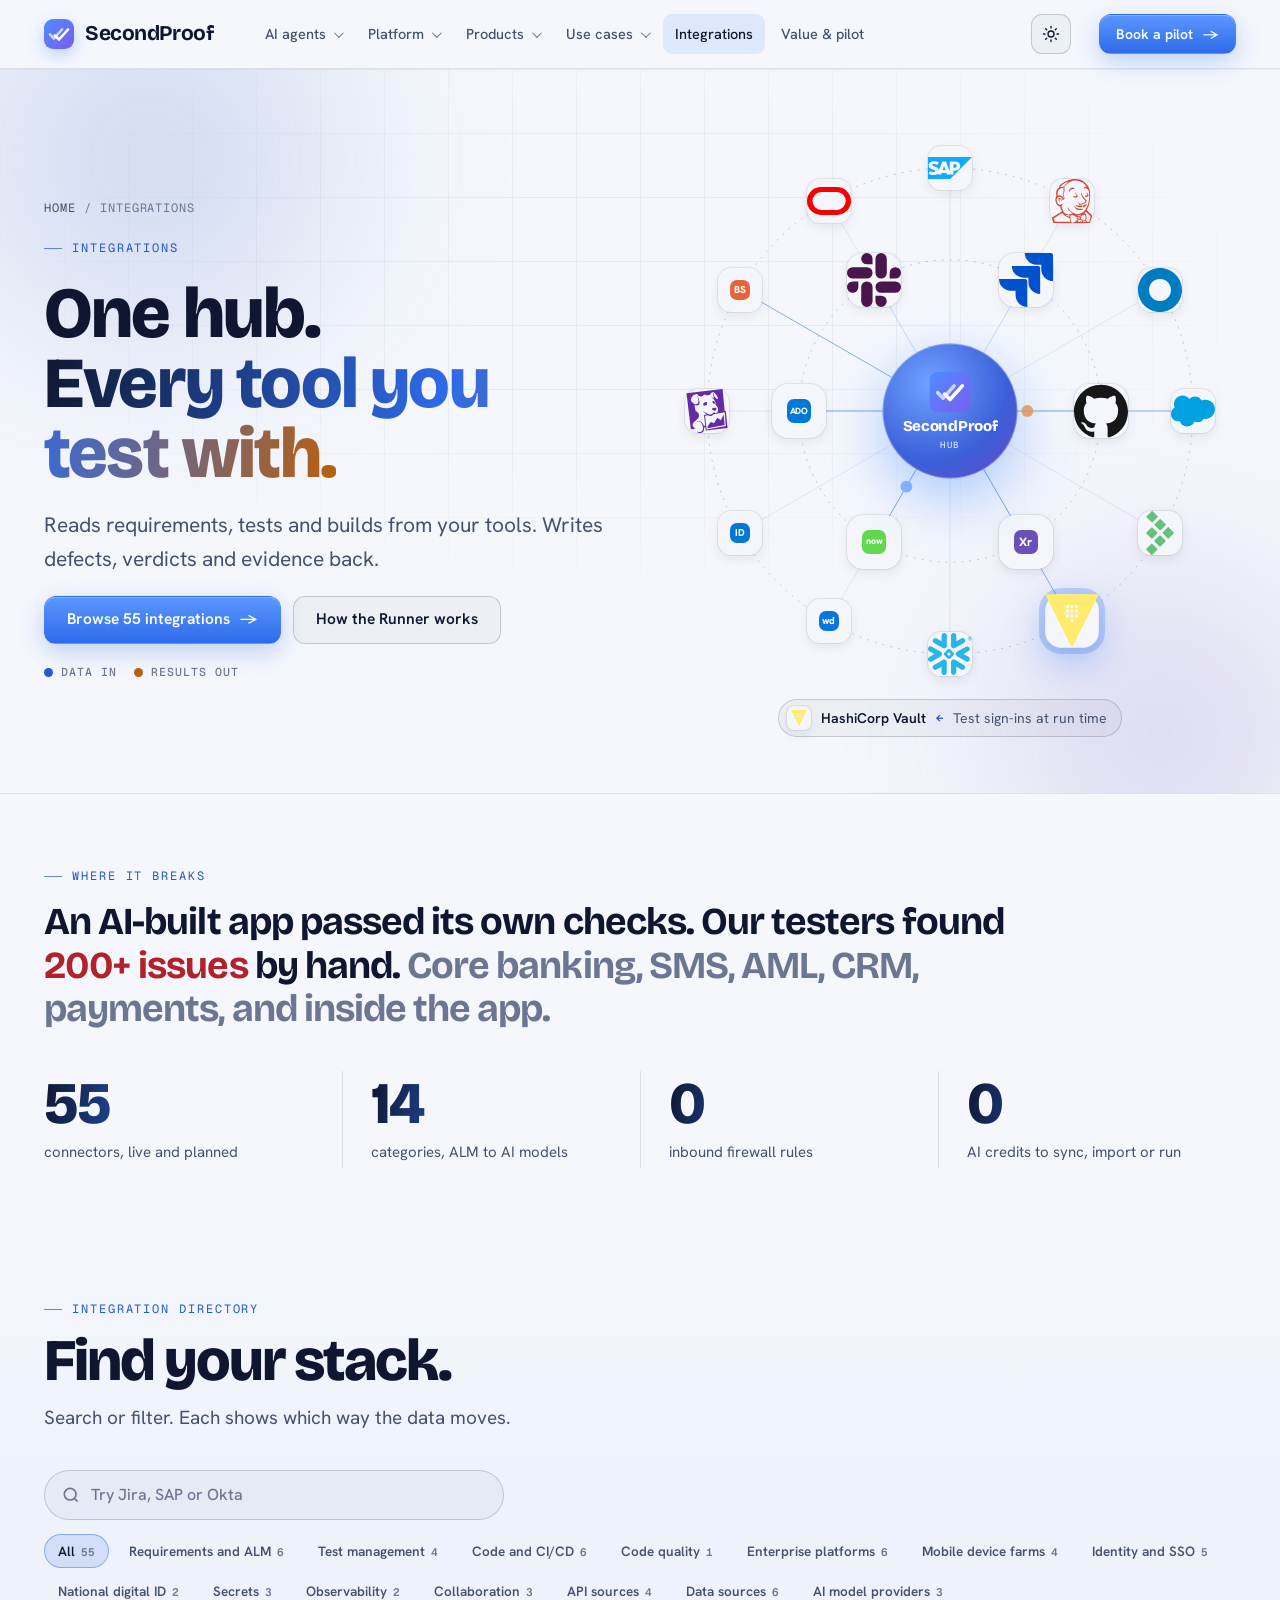
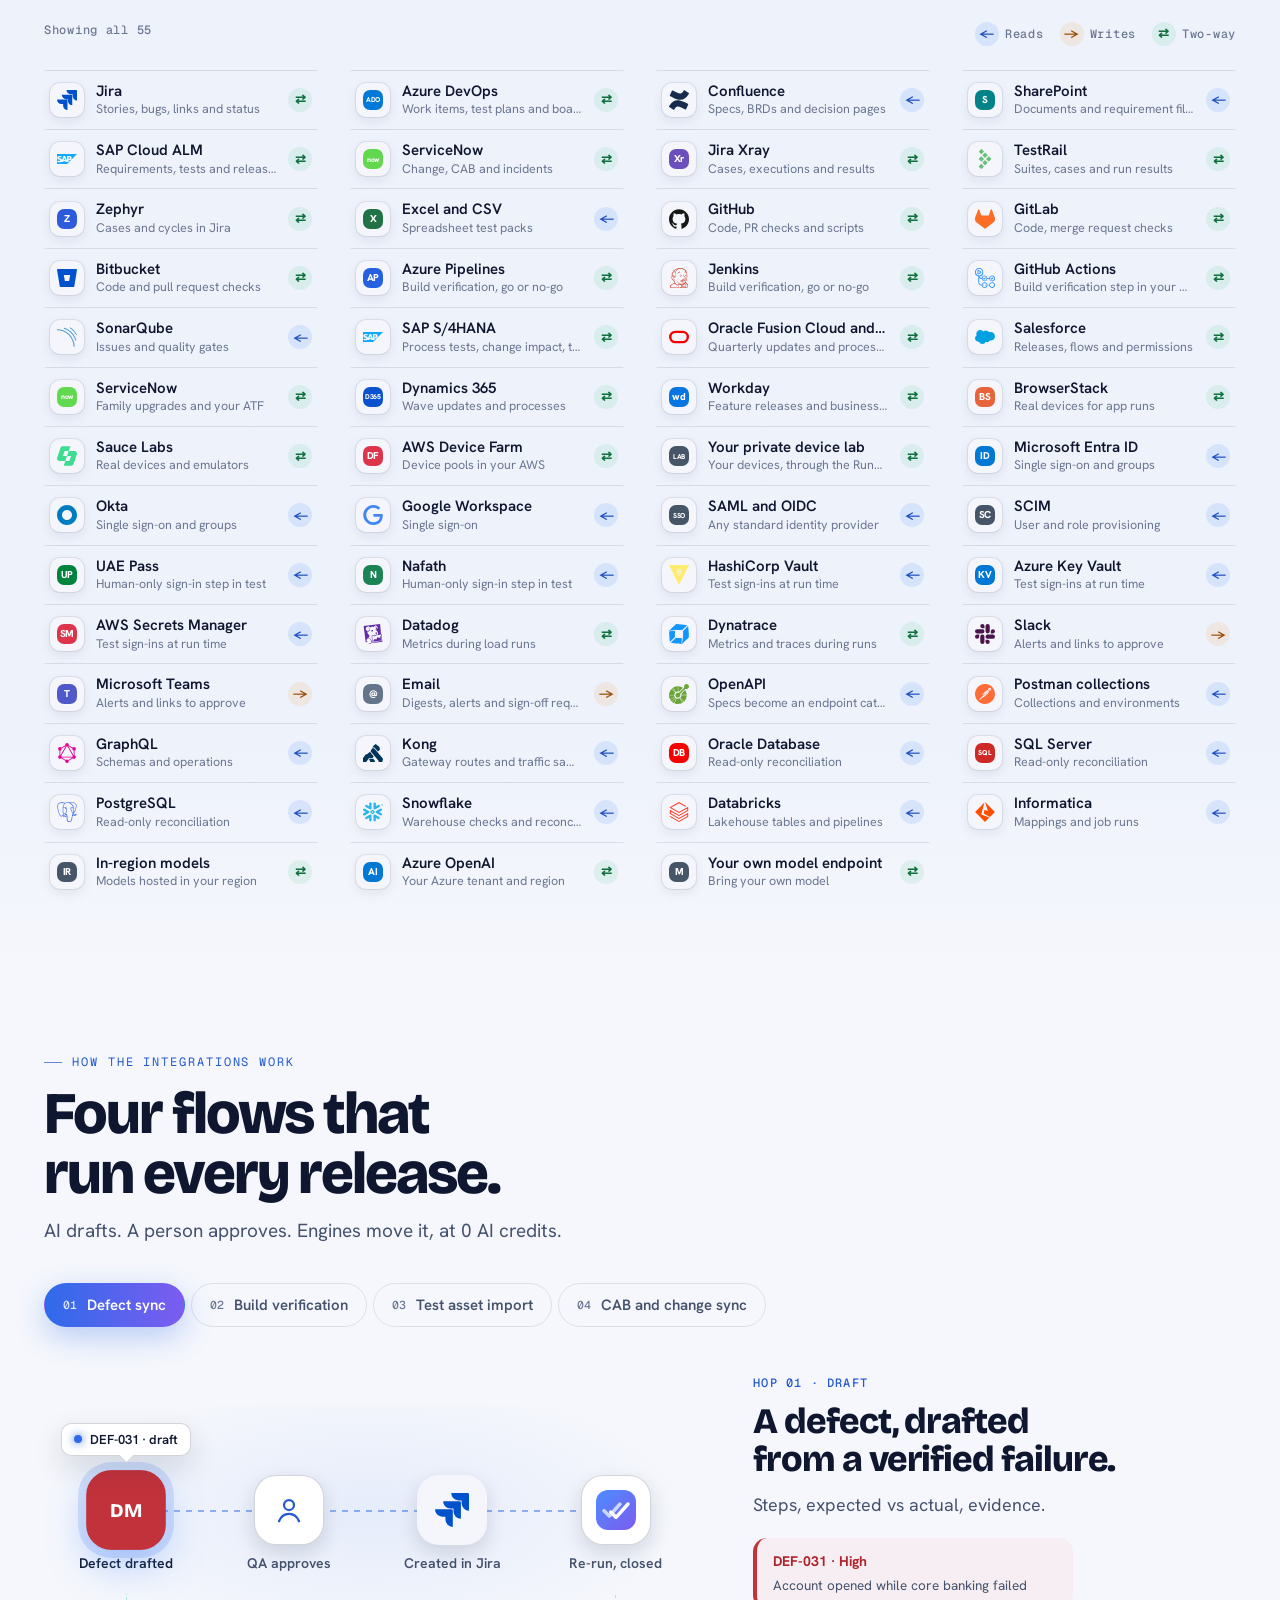
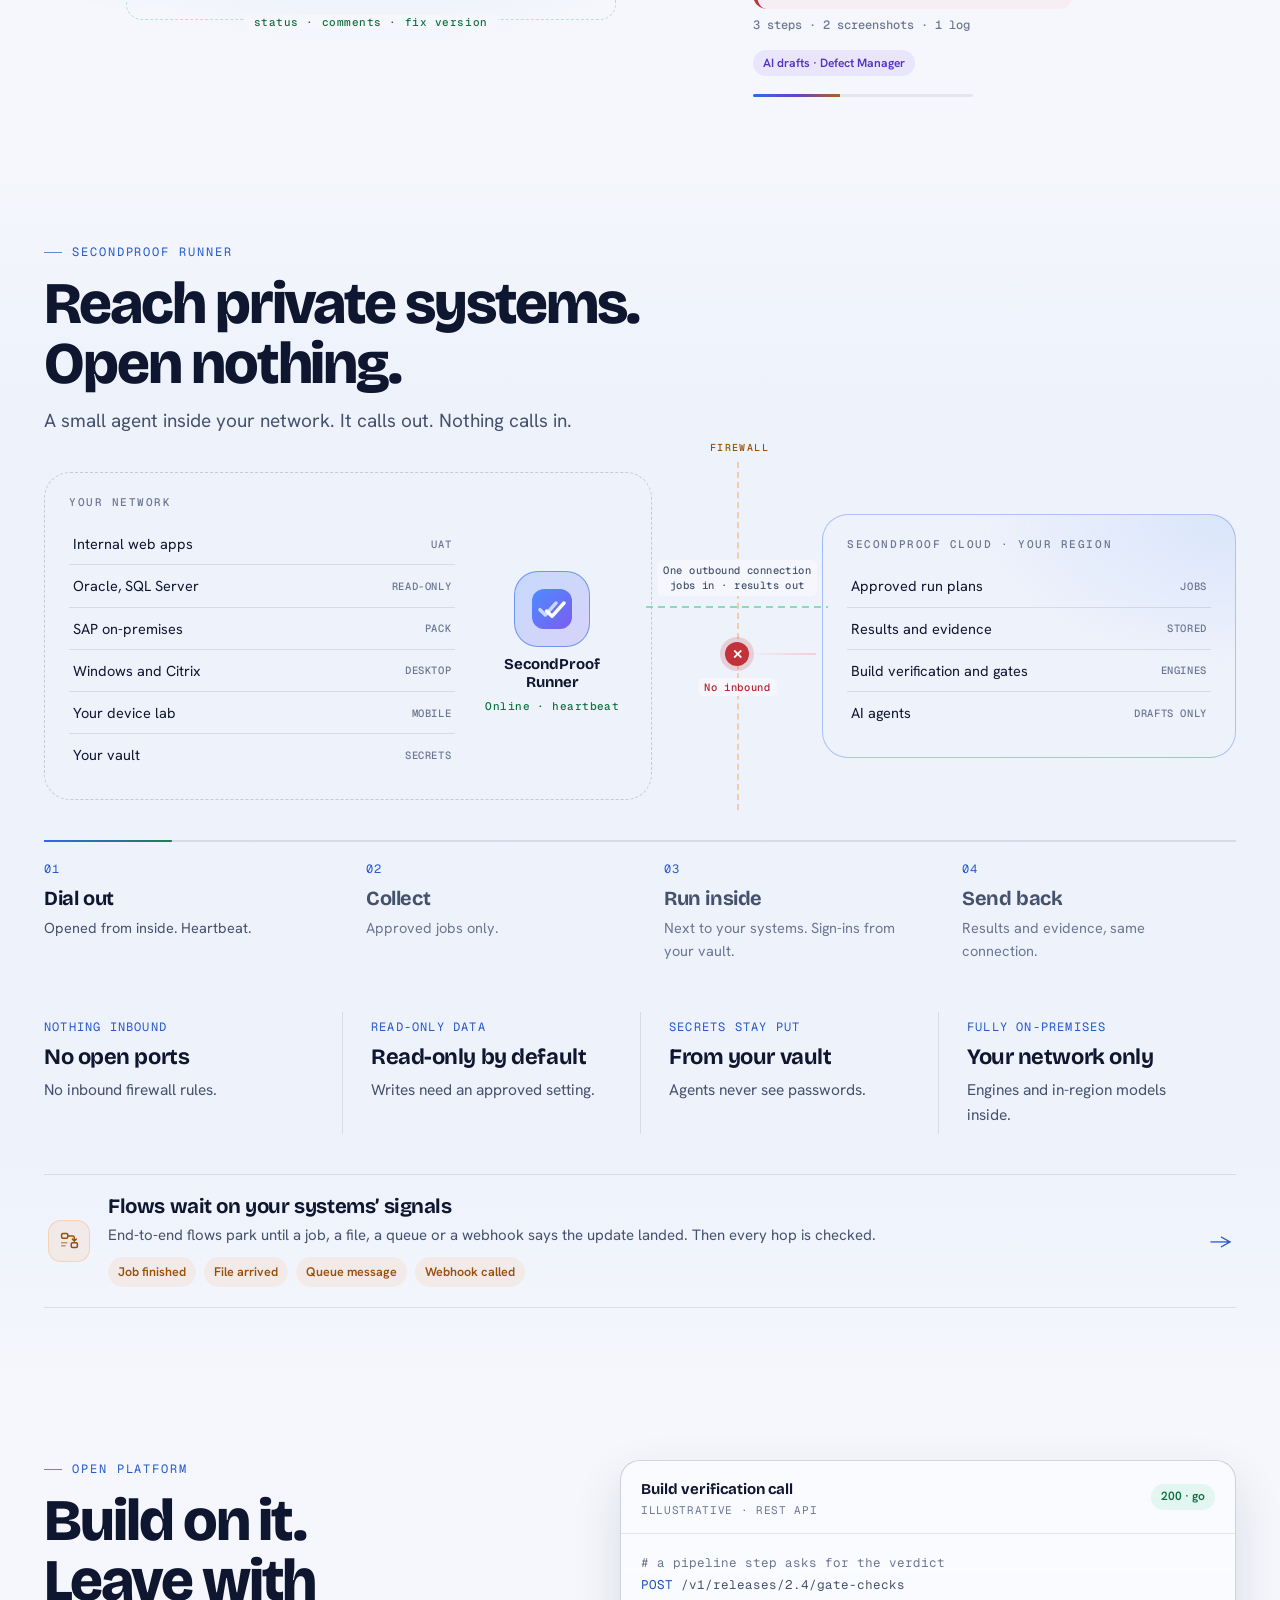
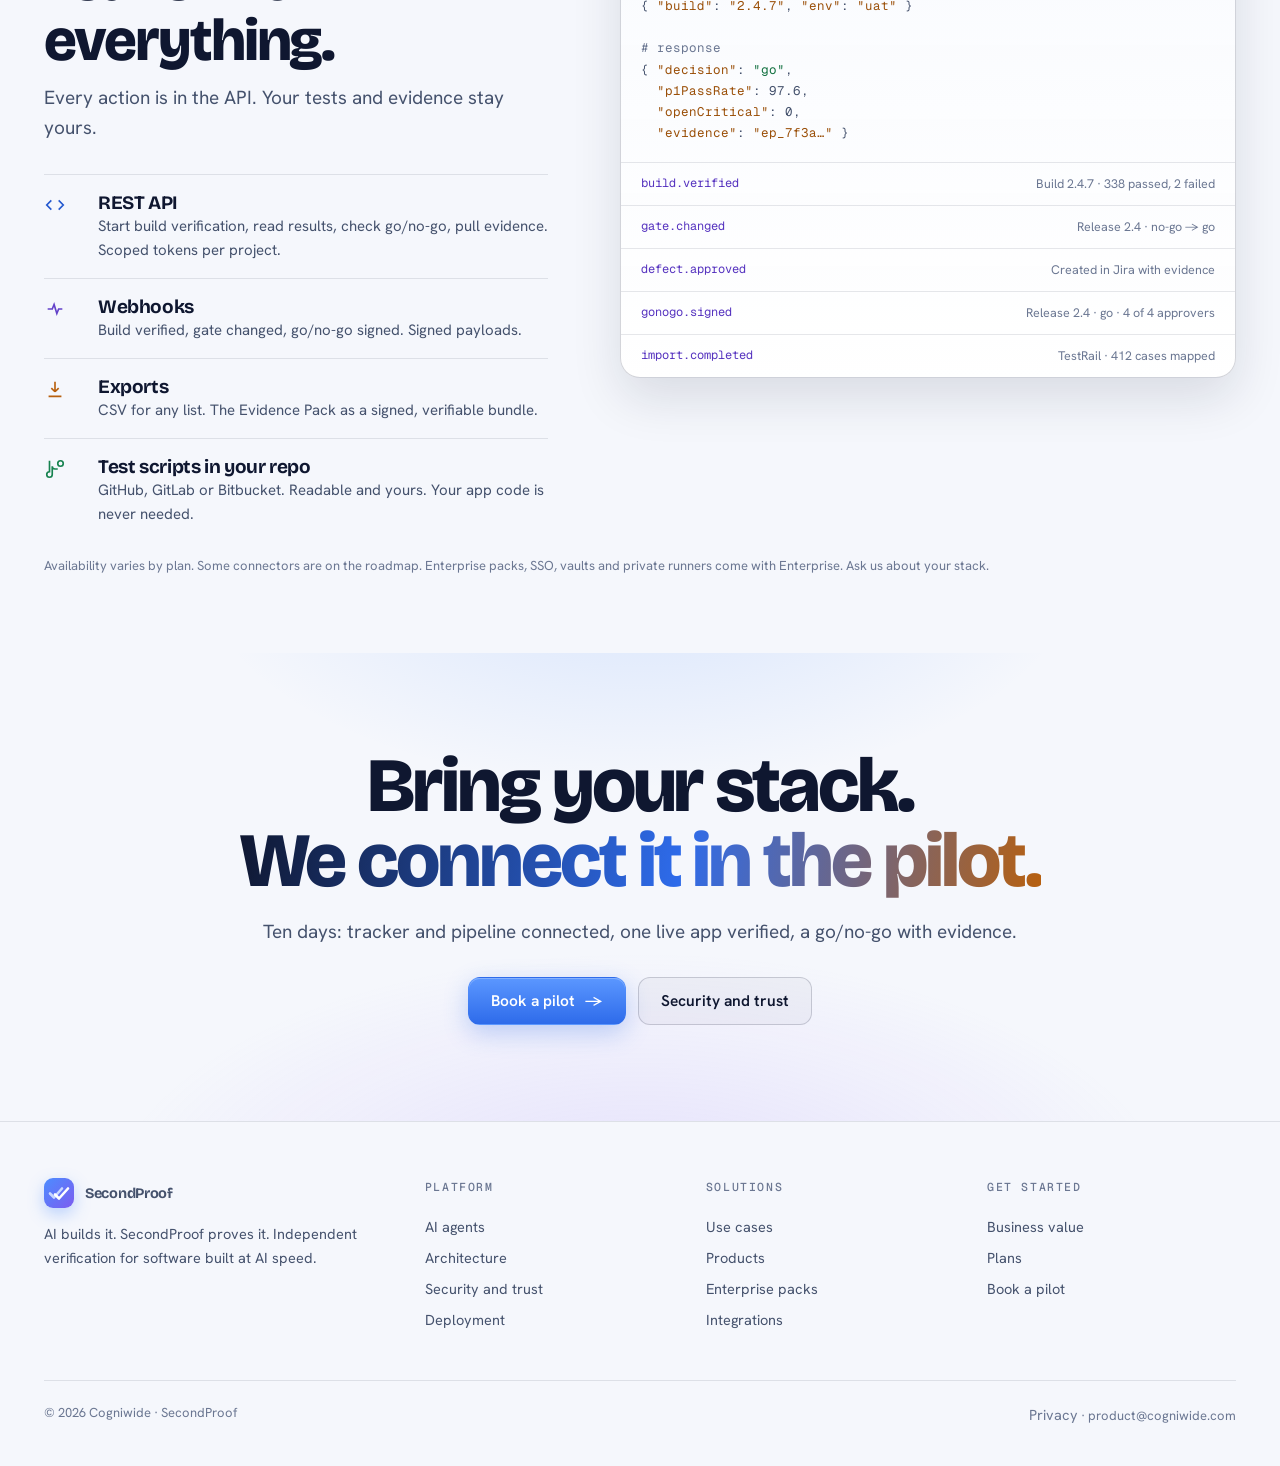
<file: integrations.html>
<!doctype html>
<html lang="en">
<head>
<meta charset="utf-8">
<meta name="viewport" content="width=device-width,initial-scale=1,viewport-fit=cover">
<title>SecondProof integrations</title>
<meta name="description" content="Works with Jira, Azure DevOps, GitHub, Jenkins, ServiceNow, SAP and 50 more tools your teams already use.">
<link rel="canonical" href="https://secondproof.ai/integrations.html">
<meta name="theme-color" content="#060A18">
<link rel="icon" href="favicon.svg" type="image/svg+xml">
<link rel="icon" href="favicon-32.png" sizes="32x32" type="image/png">
<link rel="apple-touch-icon" href="apple-touch-icon.png">
<link rel="manifest" href="site.webmanifest">
<meta property="og:type" content="website">
<meta property="og:site_name" content="SecondProof">
<meta property="og:title" content="SecondProof integrations">
<meta property="og:description" content="Works with Jira, Azure DevOps, GitHub, Jenkins, ServiceNow, SAP and 50 more tools your teams already use.">
<meta property="og:url" content="https://secondproof.ai/integrations.html">
<meta property="og:image" content="https://secondproof.ai/og-image.png">
<meta property="og:image:width" content="1200">
<meta property="og:image:height" content="630">
<meta name="twitter:card" content="summary_large_image">
<meta name="twitter:title" content="SecondProof integrations">
<meta name="twitter:description" content="Works with Jira, Azure DevOps, GitHub, Jenkins, ServiceNow, SAP and 50 more tools your teams already use.">
<meta name="twitter:image" content="https://secondproof.ai/og-image.png">
<link rel="preconnect" href="https://fonts.googleapis.com">
<link rel="stylesheet" href="https://fonts.googleapis.com/css2?family=Bricolage+Grotesque:opsz,wght@12..96,500;12..96,700;12..96,800&family=Hanken+Grotesk:wght@400;500;600;700&family=Geist+Mono:wght@400;500&display=swap">
<link rel="stylesheet" href="site.css">
<script>(function(){var t;try{t=localStorage.getItem("sp-theme")}catch(e){}if(!t)t=window.matchMedia&&matchMedia("(prefers-color-scheme: light)").matches?"light":"dark";document.documentElement.setAttribute("data-theme",t)})();</script>
<style>
/* Integrations v3 · orbiting hub hero, light directory, flow switcher, runner network, open platform */
.ihero{padding-block:72px 56px;border-bottom:1px solid var(--line)}
.ihero .wrap{display:grid;grid-template-columns:1fr 1fr;gap:48px;align-items:center}
.ihero .copy{display:flex;flex-direction:column;gap:20px;min-width:0}
.ihero h1{font-size:clamp(42px,5.6vw,78px)}
.ihero .acts{display:flex;gap:12px;flex-wrap:wrap}
.legend{display:flex;gap:18px;flex-wrap:wrap;font:500 11.5px var(--mono);color:var(--ink3);letter-spacing:.08em;text-transform:uppercase}
.legend i{display:inline-block;width:9px;height:9px;border-radius:50%;margin-right:8px;vertical-align:middle}
@media (max-width:960px){.ihero .wrap{grid-template-columns:1fr;gap:36px}}

/* hub */
.hubw{display:flex;flex-direction:column;align-items:center;gap:18px;min-width:0}
.hub{position:relative;width:100%;max-width:540px;aspect-ratio:1}
.orb{position:absolute;inset:0}
.orb svg{position:absolute;inset:0;width:100%;height:100%;overflow:visible}
.orb .rc{fill:none;stroke:rgba(var(--lnr),.2);stroke-width:1;stroke-dasharray:2 6;vector-effect:non-scaling-stroke}
.orb .sp line{stroke:rgba(var(--b2r),.12);stroke-width:1;vector-effect:non-scaling-stroke;transition:stroke .4s}
.orb .sp line.hot{stroke:rgba(var(--b2r),.55)}
.hn{position:absolute;width:var(--hs,44px);height:var(--hs,44px);margin:calc(var(--hs,44px)/-2) 0 0 calc(var(--hs,44px)/-2);display:grid;place-items:center}
.o1 .hn{--hs:54px}
.hn .lg{width:100%;height:100%;border-radius:30%;transition:transform .4s cubic-bezier(.2,1.4,.4,1),box-shadow .4s}
.hn.hot .lg{transform:scale(1.22);box-shadow:0 0 0 5px rgba(var(--b2r),.25),0 10px 30px rgba(76,141,255,.45)}
.hn.hot[data-d="o"] .lg{box-shadow:0 0 0 5px rgba(245,166,91,.3),0 10px 30px rgba(245,166,91,.45)}
.hcore{position:absolute;left:50%;top:50%;width:25%;aspect-ratio:1;transform:translate(-50%,-50%);border-radius:50%;display:flex;flex-direction:column;align-items:center;justify-content:center;gap:4px;background:radial-gradient(circle at 35% 30%,#6FA2FF,#3B5FD8 60%,#6A49C9);box-shadow:0 0 0 1px rgba(255,255,255,.3) inset,0 20px 60px rgba(76,141,255,.45);z-index:2}
.hcore .spm{width:30%;aspect-ratio:1;border-radius:22%}
.hcore b{font:800 clamp(11px,1.25vw,15px) var(--display);color:#fff;letter-spacing:-.02em}
.hcore small{font:500 9px var(--mono);letter-spacing:.18em;color:#D6E3FF}
.halo{position:absolute;left:50%;top:50%;width:25%;aspect-ratio:1;margin:-12.5% 0 0 -12.5%;border-radius:50%;border:1.5px solid rgba(var(--b2r),.6);opacity:0;pointer-events:none}
.hcap{display:flex;align-items:center;gap:10px;min-height:34px;padding:6px 14px 6px 8px;border-radius:999px;border:1px solid var(--line2);background:rgba(var(--wsh),.03);font-size:14px;max-width:100%}
.hcap .lg{width:24px;height:24px;border-radius:7px}
.hcap b{font-weight:600}
.hcap span{color:var(--ink2);white-space:nowrap;overflow:hidden;text-overflow:ellipsis}
.hcap em{font-style:normal;font:600 12px var(--mono);color:var(--tx-blue)}
.hcap em.o{color:var(--tx-amber)}
.spm{display:inline-block;background:url("data:image/svg+xml,%3Csvg xmlns='http://www.w3.org/2000/svg' viewBox='0 0 30 30'%3E%3Cpath d='M6 15.5l4 4 8-9' fill='none' stroke='%23C9D8FF' stroke-width='2.6' stroke-linecap='round' stroke-linejoin='round'/%3E%3Cpath d='M11 16.5l4 4 9-10' fill='none' stroke='%23fff' stroke-width='2.6' stroke-linecap='round' stroke-linejoin='round'/%3E%3C/svg%3E") center/100% no-repeat,linear-gradient(135deg,#4C8DFF,#7C5CF0)}
@media (prefers-reduced-motion:no-preference){
  .o2{animation:hspin 140s linear infinite}.o2 .hn{animation:hspin 140s linear infinite reverse}
  .o1{animation:hspin 90s linear infinite reverse}.o1 .hn{animation:hspin 90s linear infinite}
  .halo{animation:halo 3.2s ease-out infinite}.halo.d{animation-delay:1.6s}
  .hub.paused .orb,.hub.paused .hn,.hub.paused .halo{animation-play-state:paused}
  @keyframes hspin{to{transform:rotate(360deg)}}
  @keyframes halo{0%{transform:scale(1);opacity:.6}100%{transform:scale(2);opacity:0}}
}
@media (max-width:560px){.o1 .hn{--hs:40px}.o2 .hn{--hs:32px}.hcore b{font-size:11px}.hcore small{display:none}}

/* where it breaks + numbers */
.brk{padding-block:64px 56px}
.brk-l{font:700 clamp(24px,3vw,38px)/1.15 var(--display);letter-spacing:-.025em;max-width:980px;margin:14px 0 40px}
.brk-l b{color:var(--tx-red)}
.brk-l span{color:var(--ink3)}

/* directory */
.dir-ctl{display:flex;flex-direction:column;gap:14px;margin-bottom:18px}
.search{position:relative;max-width:460px}
.search input{width:100%;height:50px;border-radius:999px;border:1px solid var(--line2);background:rgba(var(--wsh),.03);color:var(--ink);font:500 16px var(--body);padding:0 18px 0 46px}
.search input::placeholder{color:var(--ink3)}
.search input:focus-visible{outline:2px solid var(--blue2);outline-offset:2px}
.search svg{position:absolute;left:17px;top:15px;width:20px;height:20px;color:var(--ink3)}
.chips{display:flex;gap:6px;flex-wrap:wrap}
.chips button{height:34px;padding:0 13px;border-radius:999px;border:1px solid transparent;background:none;color:var(--ink2);font:600 13.5px var(--body);cursor:pointer;transition:all .2s;white-space:nowrap}
.chips button:hover{color:var(--ink);border-color:var(--line)}
.chips button[aria-pressed="true"]{background:rgba(var(--b2r),.14);border-color:rgba(var(--b2r),.45);color:var(--ink)}
.chips button span{font-family:var(--mono);font-size:11px;color:var(--ink3);margin-left:6px}
.dir-meta{display:flex;justify-content:space-between;gap:12px;flex-wrap:wrap;font:500 12px var(--mono);color:var(--ink3);letter-spacing:.06em;padding-bottom:6px}
.dir-meta .key{display:flex;gap:16px;flex-wrap:wrap}
.dir-meta .key span{display:inline-flex;gap:6px;align-items:center}
.tiles{display:grid;grid-template-columns:repeat(4,minmax(0,1fr));column-gap:32px}
.tile{display:grid;grid-template-columns:34px minmax(0,1fr) 24px;gap:12px;align-items:center;padding:11px 6px;border-top:1px solid var(--line);border-radius:2px;transition:background .2s,padding .25s;min-width:0}
.tile:hover{background:rgba(var(--wsh),.035);padding-left:10px}
.tile[hidden]{display:none}
.tn{min-width:0;display:flex;flex-direction:column}
.tn b{font-size:15px;font-weight:600;line-height:1.3;white-space:nowrap;overflow:hidden;text-overflow:ellipsis}
.tn small{font-size:12.5px;color:var(--ink3);line-height:1.35;white-space:nowrap;overflow:hidden;text-overflow:ellipsis}
.dw{width:24px;height:24px;border-radius:50%;display:grid;place-items:center;font:700 13px var(--body)}
.dw.r{background:rgba(76,141,255,.15);color:var(--tx-blue)}.dw.w{background:rgba(245,166,91,.16);color:var(--tx-amber)}.dw.b{background:rgba(95,211,154,.15);color:var(--tx-green)}
.empty{padding:28px 0;color:var(--ink2);border-top:1px solid var(--line)}
.empty a{color:var(--blue2)}
.more-btn{display:none;margin-top:14px;border:1px solid var(--line2);background:none;color:var(--ink);font:600 14.5px var(--body);height:44px;padding:0 18px;border-radius:999px;cursor:pointer}
@media (max-width:1100px){.tiles{grid-template-columns:repeat(3,minmax(0,1fr))}}
@media (max-width:820px){.tiles{grid-template-columns:repeat(2,minmax(0,1fr));column-gap:20px}}
@media (max-width:560px){
  .chips{flex-wrap:nowrap;overflow-x:auto;scrollbar-width:none;margin-inline:-16px;padding-inline:16px;-webkit-mask-image:linear-gradient(90deg,#000 85%,transparent);mask-image:linear-gradient(90deg,#000 85%,transparent)}
  .chips::-webkit-scrollbar{display:none}
  .tiles{column-gap:14px}.tile{grid-template-columns:30px minmax(0,1fr) 22px;gap:9px;padding:10px 2px}.tile .lg{width:30px;height:30px;border-radius:9px}.tn small{display:none}.tn b{font-size:13.5px;white-space:normal;line-height:1.2}.dw{width:22px;height:22px;font-size:12px}
  .tiles.clip .tile:nth-child(n+17){display:none}
  .tiles.clip~.more-btn{display:inline-flex;align-items:center}
}

/* how: flow switcher */
.fx-tabs{display:flex;gap:6px;flex-wrap:wrap;margin-bottom:34px}
.fx-tabs button{all:unset;box-sizing:border-box;cursor:pointer;display:inline-flex;align-items:center;gap:10px;height:44px;padding:0 18px;border-radius:999px;border:1px solid var(--line);font:600 15px var(--body);color:var(--ink2);transition:all .25s}
.fx-tabs button:hover{color:var(--ink);border-color:var(--line2)}
.fx-tabs button:focus-visible{outline:2px solid var(--blue2);outline-offset:2px}
.fx-tabs button span{font:500 11.5px var(--mono);color:var(--ink3)}
.fx-tabs button[aria-selected="true"]{color:#fff;border-color:transparent;background:linear-gradient(90deg,#2E6BEA,#7C5CF0);box-shadow:0 10px 30px rgba(46,107,234,.3)}
.fx-tabs button[aria-selected="true"] span{color:#DCE6FF}
.fx{display:grid;grid-template-columns:minmax(0,1.15fr) minmax(0,.85fr);gap:56px;align-items:center}
.fx-stage{position:relative;padding:70px 0 26px;border-radius:28px;background:radial-gradient(70% 80% at 50% 45%,rgba(var(--b2r),.08),transparent 70%)}
.fx-route{position:relative;display:grid;grid-template-columns:repeat(4,minmax(0,1fr))}
.fx-line{position:absolute;left:12.5%;right:12.5%;top:35px;height:2px;background:repeating-linear-gradient(90deg,rgba(var(--b2r),.5) 0 6px,transparent 6px 12px)}
.fx-fill{position:absolute;left:0;top:0;height:2px;width:0;background:linear-gradient(90deg,var(--blue),var(--violet));transition:width .8s cubic-bezier(.65,0,.25,1)}
.fn{all:unset;box-sizing:border-box;cursor:pointer;position:relative;z-index:1;display:flex;flex-direction:column;align-items:center;gap:10px;text-align:center;padding:0 4px;min-width:0}
.fn:focus-visible .fn-i{outline:2px solid var(--blue2);outline-offset:4px}
.fn-i{position:relative;width:70px;height:70px;border-radius:22px;display:grid;place-items:center;background:var(--surface);border:1.5px solid var(--line2);font:800 17px var(--display);color:var(--ink2);transition:transform .45s cubic-bezier(.2,1.4,.4,1),box-shadow .4s,border-color .4s;box-shadow:0 8px 20px var(--shadow)}
.fn-i.lgt{background:#F4F6FB;border-color:transparent}
.fn-i .spm{width:40px;height:40px;border-radius:12px}
.fn-i svg.ic{width:30px;height:30px}
.fn-i .stk{display:flex}
.fn-i .stk svg{margin-left:-6px;width:20px;height:20px}
.fn-i .stk svg:first-child{margin-left:0}
.fn b{font-size:14px;font-weight:600;color:var(--ink2);line-height:1.25;transition:color .3s}
.fn.on .fn-i{transform:scale(1.14);border-color:rgba(var(--b2r),.8);box-shadow:0 0 0 7px rgba(var(--b2r),.16),0 14px 34px rgba(76,141,255,.35)}
.fn.on b{color:var(--ink)}
.fn.dn .fn-i::after{content:"✓";position:absolute;right:-6px;top:-6px;width:20px;height:20px;border-radius:50%;background:#16824F;color:#fff;font:700 11px var(--body);display:grid;place-items:center}
.fx-tok{position:absolute;top:-52px;left:12.5%;transform:translateX(-50%);display:flex;align-items:center;gap:8px;padding:7px 12px;border-radius:10px;background:var(--surface);border:1px solid var(--line2);box-shadow:0 12px 30px var(--shadow);font:600 13px var(--body);white-space:nowrap;transition:left .8s cubic-bezier(.65,0,.25,1);z-index:3}
.fx-tok::after{content:"";position:absolute;left:50%;bottom:-6px;width:10px;height:10px;margin-left:-5px;background:var(--surface);border-right:1px solid var(--line2);border-bottom:1px solid var(--line2);transform:rotate(45deg)}
.fx-tok i{width:8px;height:8px;border-radius:50%;background:var(--blue);box-shadow:0 0 10px var(--blue)}
.fx-tok.g i{background:var(--green);box-shadow:0 0 10px var(--green)}
.fx-back{position:relative;margin:22px 12.5% 0;height:26px;border:1.5px dashed rgba(95,211,154,.45);border-top:0;border-radius:0 0 16px 16px;transition:opacity .4s}
.fx-back span{position:absolute;left:50%;bottom:-10px;transform:translateX(-50%);background:var(--bg);padding:0 10px;font:500 11px var(--mono);color:var(--tx-green);letter-spacing:.05em;white-space:nowrap}
.fx-back i{position:absolute;bottom:-5px;right:-5px;width:9px;height:9px;border-radius:50%;background:var(--green);box-shadow:0 0 12px var(--green);opacity:0}
.fx-back.off{opacity:0}
.fx-back.run i{animation:fxret 1.8s ease-in-out infinite}
@keyframes fxret{0%{right:-5px;opacity:0}10%{opacity:1}90%{opacity:1}100%{right:calc(100% - 4px);opacity:0}}
.fx-panel{position:relative;min-height:330px}
.fx-p{position:absolute;inset:0;display:flex;flex-direction:column;justify-content:center;gap:12px;opacity:0;transform:translateX(24px);transition:opacity .45s,transform .55s cubic-bezier(.2,.7,.2,1);pointer-events:none}
.fx-p.on{opacity:1;transform:none;pointer-events:auto}
.fx-k{font:500 12px var(--mono);letter-spacing:.1em;text-transform:uppercase;color:var(--blue2)}
.fx-p h3{font:800 clamp(26px,2.8vw,38px)/1.06 var(--display);letter-spacing:-.03em}
.fx-p p{font-size:clamp(16px,1.4vw,18px);color:var(--ink2);max-width:440px}
.fx-v{margin:6px 0 2px;min-height:96px;display:flex;flex-direction:column;justify-content:center;gap:8px}
.fx-v small{font:500 12px var(--mono);color:var(--ink3)}
.fx-bar{position:absolute;left:0;bottom:-6px;width:220px;height:3px;border-radius:2px;background:rgba(var(--wsh),.08);overflow:hidden}
.fx-bar i{display:block;height:100%;width:0;background:linear-gradient(90deg,var(--blue),var(--violet),var(--amber))}
/* mini visuals */
.mv-def{display:flex;flex-direction:column;gap:3px;padding:12px 16px;border-radius:14px;border-left:4px solid var(--red);background:rgba(255,122,127,.08);width:320px;max-width:100%}
.mv-def b{font-size:14px;color:var(--tx-red)}.mv-def span{font-size:13.5px;color:var(--ink2)}
.stamp{display:inline-grid;place-items:center;padding:6px 14px;border:2.5px solid var(--green);border-radius:9px;color:var(--tx-green);font:800 18px var(--display);letter-spacing:.06em;transform:rotate(-7deg) scale(1.6);opacity:0;transition:transform .45s cubic-bezier(.2,1.6,.4,1) .2s,opacity .3s .2s;width:max-content}
.stamp.am{border-color:var(--amber);color:var(--tx-amber)}
.fx-p.on .stamp{transform:rotate(-7deg) scale(1);opacity:1}
.mv-row{display:flex;align-items:center;gap:10px;flex-wrap:wrap}
.mv-row .lg{width:30px;height:30px;border-radius:9px}
.mv-tk{display:flex;align-items:center;gap:10px;padding:10px 14px;border-radius:12px;border:1px solid var(--line2);background:rgba(var(--wsh),.03);width:max-content;max-width:100%;font-size:14px}
.mv-tk .lg{width:26px;height:26px;border-radius:8px}
.mv-tk b{font-weight:600}
.mv-ch{display:flex;gap:6px;flex-wrap:wrap}
.mv-ch span{font:500 12px var(--mono);padding:5px 9px;border-radius:8px;background:rgba(var(--b2r),.1);color:var(--tx-blue);opacity:0;transform:translateY(6px);transition:opacity .35s,transform .35s}
.fx-p.on .mv-ch span{opacity:1;transform:none}
.fx-p.on .mv-ch span:nth-child(2){transition-delay:.25s}.fx-p.on .mv-ch span:nth-child(3){transition-delay:.5s}.fx-p.on .mv-ch span:nth-child(4){transition-delay:.75s}
.mv-ck{list-style:none;margin:0;padding:0;display:flex;flex-direction:column;gap:6px}
.mv-ck li{display:flex;align-items:center;gap:10px;font-size:14px;color:var(--ink2);opacity:.35;transition:opacity .35s,color .35s}
.mv-ck li i{width:20px;height:20px;border-radius:50%;display:grid;place-items:center;font-style:normal;font-size:11px;font-weight:700;background:rgba(var(--wsh),.08);color:transparent;transition:background .35s,color .35s}
.fx-p.on .mv-ck li{opacity:1;color:var(--ink)}
.fx-p.on .mv-ck li i{background:#16824F;color:#fff}
.fx-p.on .mv-ck li:nth-child(2),.fx-p.on .mv-ck li:nth-child(2) i{transition-delay:.4s}.fx-p.on .mv-ck li:nth-child(3),.fx-p.on .mv-ck li:nth-child(3) i{transition-delay:.8s}.fx-p.on .mv-ck li:nth-child(4),.fx-p.on .mv-ck li:nth-child(4) i{transition-delay:1.2s}
.mv-ck li em{font-style:normal;margin-left:auto;font:500 12px var(--mono);color:var(--ink3);padding-left:12px}
.mv-run span{display:block;width:280px;max-width:100%;height:10px;border-radius:6px;background:rgba(var(--wsh),.08);overflow:hidden}
.mv-run i{display:block;height:100%;width:0;background:linear-gradient(90deg,var(--blue),var(--green));transition:width 2.2s linear}
.fx-p.on .mv-run i{width:100%}
.mv-map{display:grid;grid-template-columns:auto 26px auto;gap:6px 6px;align-items:center;font:500 12.5px var(--mono);width:max-content;max-width:100%}
.mv-map span{padding:5px 9px;border-radius:8px;border:1px solid var(--line2);color:var(--ink2)}
.mv-map i{height:2px;background:var(--blue2);transform:scaleX(0);transform-origin:0 50%;transition:transform .4s}
.fx-p.on .mv-map i{transform:none}
.fx-p.on .mv-map i:nth-of-type(2){transition-delay:.3s}.fx-p.on .mv-map i:nth-of-type(3){transition-delay:.6s}
.mv-cnt{display:flex;gap:26px;flex-wrap:wrap}
.mv-cnt div{display:flex;flex-direction:column}
.mv-cnt b{font:800 34px/1 var(--display);letter-spacing:-.03em}
.mv-cnt small{font:500 11.5px var(--mono);color:var(--ink3);margin-top:4px}
.mv-av{display:flex;gap:8px}
.mv-av span{position:relative;width:40px;height:40px;border-radius:13px;display:grid;place-items:center;font:700 13px var(--display);color:#fff}
.mv-av span::after{content:"✓";position:absolute;right:-5px;bottom:-5px;width:17px;height:17px;border-radius:50%;background:#16824F;border:2px solid var(--bg);font:700 9px var(--body);display:grid;place-items:center;transform:scale(0);transition:transform .3s cubic-bezier(.2,1.6,.4,1)}
.fx-p.on .mv-av span::after{transform:scale(1)}
.fx-p.on .mv-av span:nth-child(2)::after{transition-delay:.35s}.fx-p.on .mv-av span:nth-child(3)::after{transition-delay:.7s}
.mv-cal{display:grid;grid-template-columns:repeat(7,30px);gap:5px}
.mv-cal i{height:30px;border-radius:7px;background:rgba(var(--wsh),.06);font:500 10.5px var(--mono);font-style:normal;color:var(--ink3);display:grid;place-items:center}
.mv-cal i.w{background:rgba(var(--wsh),.06);transition:background .4s .3s,color .4s .3s}
.fx-p.on .mv-cal i.w{background:#16824F;color:#fff}
.mv-g{display:flex;flex-direction:column;gap:7px;width:300px;max-width:100%}
.mv-g div{display:grid;grid-template-columns:118px 1fr 20px;gap:10px;align-items:center;font-size:13px;color:var(--ink2)}
.mv-g u{text-decoration:none;display:block;height:8px;border-radius:4px;background:rgba(var(--wsh),.08);overflow:hidden}
.mv-g u::before{content:"";display:block;height:100%;width:0;background:var(--green);border-radius:4px;transition:width .9s cubic-bezier(.2,.7,.2,1)}
.fx-p.on .mv-g u::before{width:var(--w)}
.mv-g em{font-style:normal;color:var(--tx-green);font-weight:700;opacity:0;transition:opacity .3s 1s}
.fx-p.on .mv-g em{opacity:1}
@media (max-width:960px){.fx{grid-template-columns:1fr;gap:26px}.fx-panel{min-height:300px}}
@media (max-width:560px){.fx-tabs{display:grid;grid-template-columns:1fr 1fr}.fx-tabs button{height:auto;min-height:44px;padding:8px 12px;font-size:13.5px;line-height:1.2;white-space:normal;border-radius:14px}.fn-i{width:52px;height:52px;border-radius:16px;font-size:14px}.fn-i .spm{width:30px;height:30px}.fn-i svg.ic{width:24px;height:24px}.fn-i .stk svg{width:15px;height:15px;margin-left:-4px}.fx-line{top:26px}.fn b{font-size:12px}.fx-tok{display:none}.fx-stage{padding-top:20px}.fx-back span{font-size:10px}.fx-panel{min-height:320px}.mv-cal{grid-template-columns:repeat(7,26px)}}

/* runner */
.rn{display:grid;grid-template-columns:minmax(0,1.25fr) 170px minmax(0,.85fr);align-items:center}
.rz{position:relative;border:1.5px dashed var(--line2);border-radius:26px;padding:22px 24px 24px}
.rz.cloud{border-style:solid;border-color:rgba(var(--b2r),.35);background:radial-gradient(90% 90% at 100% 0%,rgba(76,141,255,.12),transparent 70%)}
.zl{display:block;font:500 11px var(--mono);letter-spacing:.14em;text-transform:uppercase;color:var(--ink3);margin-bottom:14px}
.own-in{display:grid;grid-template-columns:minmax(0,1fr) 150px;gap:22px;align-items:center}
.rsys{list-style:none;margin:0;padding:0;display:flex;flex-direction:column}
.rsys li{display:flex;justify-content:space-between;align-items:center;gap:10px;padding:9px 4px;border-top:1px solid var(--line);font-size:14.5px;transition:color .3s,background .3s,padding .3s}
.rsys li:first-child{border-top:0}
.rsys li em{font-style:normal;font:500 10.5px var(--mono);letter-spacing:.06em;text-transform:uppercase;color:var(--ink3);white-space:nowrap}
.rsys li.hl{background:rgba(var(--b2r),.1);padding-left:10px;border-radius:8px}
.rsys li.hl em{color:var(--tx-blue)}
.rrun{display:flex;flex-direction:column;align-items:center;text-align:center;gap:8px}
.rrun .core{position:relative;width:76px;height:76px;border-radius:24px;display:grid;place-items:center;background:linear-gradient(135deg,rgba(76,141,255,.25),rgba(124,92,240,.2));border:1.5px solid rgba(var(--b2r),.6)}
.rrun .core .spm{width:40px;height:40px;border-radius:12px}
.rrun .core::before{content:"";position:absolute;inset:-1px;border-radius:24px;border:2px solid rgba(var(--b2r),.6);opacity:0}
.rrun b{font:700 15px var(--display);line-height:1.2}
.rst{font:500 11px var(--mono);color:var(--tx-green);letter-spacing:.04em;min-height:2.6em}
.rw{position:relative;align-self:stretch;min-height:240px;--ly:calc(50% - 30px)}
.fw{position:absolute;top:-10px;bottom:-10px;left:50%;border-left:2px dashed rgba(245,166,91,.5)}
.fw span{position:absolute;top:-8px;left:0;transform:translate(-50%,-100%);font:500 10px var(--mono);letter-spacing:.14em;color:var(--tx-amber);white-space:nowrap}
.lane{position:absolute;left:-6px;right:-6px;top:var(--ly);height:2px;background:repeating-linear-gradient(90deg,rgba(95,211,154,.7) 0 7px,transparent 7px 12px);z-index:1}
.lane .pk{position:absolute;top:-5px;width:12px;height:12px;border-radius:50%;opacity:0}
.lane .pk.o{background:var(--green);box-shadow:0 0 14px var(--green)}
.lane .pk.i{background:var(--blue2);box-shadow:0 0 14px var(--blue2)}
.lane-l{position:absolute;left:50%;top:calc(var(--ly) - 46px);transform:translateX(-50%);white-space:nowrap;z-index:1;font:500 10.5px var(--mono);color:var(--ink2);text-align:center;letter-spacing:.04em;line-height:1.4;background:var(--bg);padding:3px 6px;border-radius:6px}
.blk{position:absolute;left:6px;right:6px;top:calc(var(--ly) + 40px);z-index:1;height:16px}
.blk s{position:absolute;right:0;top:7px;height:2px;width:46%;opacity:.35;background:linear-gradient(90deg,transparent,rgba(255,122,127,.85))}
.blk s::before{content:"";position:absolute;left:-2px;top:-4px;border:5px solid transparent;border-right-color:rgba(255,122,127,.95);border-left:0}
.blk b{position:absolute;left:50%;top:-4px;margin-left:-12px;width:24px;height:24px;border-radius:50%;background:#C2323B;color:#fff;font:700 13px var(--body);display:grid;place-items:center;box-shadow:0 0 0 5px rgba(194,50,59,.18)}
.blk-l{position:absolute;left:50%;top:calc(var(--ly) + 72px);transform:translateX(-50%);white-space:nowrap;z-index:1;font:500 10.5px var(--mono);color:var(--tx-red);letter-spacing:.06em;background:var(--bg);padding:2px 6px;border-radius:6px}
.rsteps{list-style:none;margin:40px 0 0;padding:0;display:grid;grid-template-columns:repeat(4,minmax(0,1fr))}
.rsteps button{all:unset;box-sizing:border-box;cursor:pointer;position:relative;display:flex;flex-direction:column;gap:6px;padding:18px 24px 6px 0;border-top:2px solid var(--line);width:100%;height:100%}
.rsteps li+li button{padding-left:24px}
.rsteps button:focus-visible{outline:2px solid var(--blue2);outline-offset:2px}
.rsteps .m-n{transition:color .3s}
.rsteps b{font:700 20px var(--display);letter-spacing:-.02em;color:var(--ink2);transition:color .3s}
.rsteps small{color:var(--ink3);font-size:14.5px;transition:color .3s}
.rsteps button i{position:absolute;left:0;right:0;top:-2px;height:2px;background:linear-gradient(90deg,var(--blue),var(--green));transform:scaleX(0);transform-origin:0 50%}
.rsteps li.on b{color:var(--ink)}.rsteps li.on small{color:var(--ink2)}
.rsteps li.on button i{transform:scaleX(var(--p,1))}
.guar{margin-top:44px}
/* runner states */
@media (prefers-reduced-motion:no-preference){
  .rn[data-s="0"] .pk.o,.rn[data-s="3"] .pk.o{animation:pko 1.5s linear infinite}
  .rn[data-s="3"] .pk.o{width:16px;height:16px;top:-7px}
  .rn[data-s="1"] .pk.i{animation:pki 1.5s linear infinite}
  .rn[data-s="0"] .rrun .core::before{animation:beat 1.5s ease-out infinite}
  .rn[data-s="2"] .rrun .core{animation:busy 1s ease-in-out infinite}
  .blk s{animation:knock 2.6s ease-in infinite}
  .blk b{animation:nope 2.6s ease-in infinite}
  @keyframes pko{0%{left:0;opacity:0}10%{opacity:1}90%{opacity:1}100%{left:calc(100% - 12px);opacity:0}}
  @keyframes pki{0%{left:calc(100% - 12px);opacity:0}10%{opacity:1}90%{opacity:1}100%{left:0;opacity:0}}
  @keyframes beat{0%{transform:scale(1);opacity:.8}100%{transform:scale(1.5);opacity:0}}
  @keyframes busy{50%{box-shadow:0 0 0 8px rgba(76,141,255,.12),0 0 34px rgba(76,141,255,.35)}}
  @keyframes knock{0%{width:0;opacity:0}15%{opacity:1}45%{width:46%;opacity:1}60%,100%{width:46%;opacity:0}}
  @keyframes nope{0%,40%{transform:scale(.85);opacity:.6}48%{transform:scale(1.25);opacity:1}60%{transform:scale(1);opacity:1}100%{transform:scale(.85);opacity:.6}}
}
.rn[data-s="2"] .own .rsys li{animation:sysl 3.4s ease-in-out infinite}
.rn[data-s="2"] .own .rsys li:nth-child(2){animation-delay:.45s}.rn[data-s="2"] .own .rsys li:nth-child(3){animation-delay:.9s}.rn[data-s="2"] .own .rsys li:nth-child(4){animation-delay:1.35s}.rn[data-s="2"] .own .rsys li:nth-child(5){animation-delay:1.8s}.rn[data-s="2"] .own .rsys li:nth-child(6){animation-delay:2.25s}
@keyframes sysl{0%,100%{background:transparent}12%,30%{background:rgba(var(--b2r),.12)}}
@media (max-width:960px){
  .rn{grid-template-columns:1fr}
  .rw{min-height:0;height:130px}
  .fw{top:50%;bottom:auto;left:0;right:0;border-left:0;border-top:2px dashed rgba(245,166,91,.5)}
  .fw span{top:-6px;left:0;transform:translateY(-100%);background:var(--bg);padding:0 4px}
  .lane{left:50%;right:auto;top:-10px;bottom:-10px;width:2px;height:auto;margin-left:-1px;background:repeating-linear-gradient(180deg,rgba(95,211,154,.7) 0 7px,transparent 7px 12px)}
  .lane .pk{left:-5px;top:0}
  .rn[data-s="3"] .pk.o{left:-7px;top:0}
  .lane-l{left:calc(50% + 14px);top:12px;transform:none;white-space:normal;text-align:left;max-width:calc(50% - 16px)}
  .blk{display:none}
  .blk-l{left:0;top:auto;bottom:22px;transform:none}
  .rsteps{grid-template-columns:1fr 1fr;row-gap:20px}
  .rsteps li:nth-child(3) button{padding-left:0}
}
@media (prefers-reduced-motion:no-preference) and (max-width:960px){
  .rn[data-s="0"] .pk.o,.rn[data-s="3"] .pk.o{animation-name:pkov}
  .rn[data-s="1"] .pk.i{animation-name:pkiv}
  .blk s{animation:none;opacity:.9}
  @keyframes pkov{0%{top:0;opacity:0}10%{opacity:1}90%{opacity:1}100%{top:calc(100% - 12px);opacity:0}}
  @keyframes pkiv{0%{top:calc(100% - 12px);opacity:0}10%{opacity:1}90%{opacity:1}100%{top:0;opacity:0}}
}
@media (max-width:560px){.own-in{grid-template-columns:1fr}.rz{padding:18px 16px}.rsteps li button{padding-left:0!important;padding-right:12px}.rsteps b{font-size:17px}.rsteps small{font-size:13.5px}.rsys li{font-size:13.5px}}

/* open platform */
.op{align-items:start}
.orows{display:flex;flex-direction:column;margin-top:30px}
.orow{display:grid;grid-template-columns:40px minmax(0,1fr);gap:14px;padding:16px 0;border-top:1px solid var(--line);transition:padding .25s}
.orow:hover{padding-left:6px}
.orow svg{width:22px;height:22px;margin-top:3px}
.orow b{display:block;font:700 19px var(--display);letter-spacing:-.02em}
.orow small{display:block;color:var(--ink2);font-size:15px}
.win{background:linear-gradient(180deg,rgba(var(--s2),.92),rgba(var(--s1),.95));border:1px solid var(--line2);border-radius:20px;box-shadow:0 30px 70px var(--shadow);overflow:hidden;min-width:0}
.win-h{display:flex;justify-content:space-between;align-items:center;gap:12px;padding:14px 20px;border-bottom:1px solid var(--line)}
.win-h b{font-size:15px;font-family:var(--display)}
.win-h small{display:block;color:var(--ink3);font-family:var(--mono);font-size:11px;letter-spacing:.06em}
pre.code{margin:0;padding:18px 20px;font-family:var(--mono);font-size:12.5px;line-height:1.7;color:var(--ink2);overflow-x:auto;white-space:pre}
pre.code .k{color:var(--tx-blue)}pre.code .s{color:var(--tx-amber)}pre.code .g{color:var(--tx-green)}pre.code .c{color:var(--ink3)}
.events{list-style:none;padding:0;margin:0;border-top:1px solid var(--line)}
.events li{display:flex;justify-content:space-between;gap:12px;padding:11px 20px;border-bottom:1px solid var(--line);font-size:13.5px}
.events li:last-child{border-bottom:0}
.events li code{font-family:var(--mono);font-size:12px;color:var(--tx-violet)}
.events li span{color:var(--ink3);font-size:12.5px;text-align:right}
@media (max-width:560px){.events li{flex-direction:column;gap:2px}.events li span{text-align:left}}
</style>
</head>
<body data-page="integrations">
<header id="vf-header"></header>

<main>
<section class="phero ihero">
  <div class="glow" aria-hidden="true"></div>
  <div class="grid-bg" aria-hidden="true"></div>
  <div class="wrap">
    <div class="copy">
      <span class="crumbs"><a href="./">Home</a> / Integrations</span>
      <span class="eyebrow">Integrations</span>
      <h1>One hub.<br><span class="grad">Every tool you test with.</span></h1>
      <p class="lede">Reads requirements, tests and builds from your tools. Writes defects, verdicts and evidence back.</p>
      <div class="acts"><a class="btn primary" href="#directory">Browse 55 integrations <span class="arr">→</span></a><a class="btn ghost" href="#runner">How the Runner works</a></div>
      <div class="legend" aria-hidden="true"><span><i style="background:var(--blue2)"></i>Data in</span><span><i style="background:var(--amber)"></i>Results out</span></div>
    </div>
    <div class="hubw">
      <div class="hub" id="hub" role="img" aria-label="SecondProof at the centre as a hub, connected to Jira, GitHub, Xray, ServiceNow, Azure DevOps, Slack, SAP, Jenkins, Okta, Salesforce, TestRail, HashiCorp Vault, Snowflake, Workday, Entra ID, Datadog, BrowserStack and Oracle. Data flows in and results flow out.">
<div class="orb o2"><svg viewBox="0 0 100 100" aria-hidden="true"><circle class="rc" cx="50" cy="50" r="45"/><g class="sp"><line x1="50" y1="50" x2="50.00" y2="5.00"/><line x1="50" y1="50" x2="72.50" y2="11.03"/><line x1="50" y1="50" x2="88.97" y2="27.50"/><line x1="50" y1="50" x2="95.00" y2="50.00"/><line x1="50" y1="50" x2="88.97" y2="72.50"/><line x1="50" y1="50" x2="72.50" y2="88.97"/><line x1="50" y1="50" x2="50.00" y2="95.00"/><line x1="50" y1="50" x2="27.50" y2="88.97"/><line x1="50" y1="50" x2="11.03" y2="72.50"/><line x1="50" y1="50" x2="5.00" y2="50.00"/><line x1="50" y1="50" x2="11.03" y2="27.50"/><line x1="50" y1="50" x2="27.50" y2="11.03"/></g><g class="pl"></g></svg><span class="hn" style="left:50.00%;top:5.00%" data-d="o" data-n="SAP" data-m="Process tests · change impact"><span class="lg" data-logo="sap" data-size="20"></span></span><span class="hn" style="left:72.50%;top:11.03%" data-d="o" data-n="Jenkins" data-m="Build verification · go/no-go"><span class="lg" data-logo="jenkins" data-size="20"></span></span><span class="hn" style="left:88.97%;top:27.50%" data-d="i" data-n="Okta" data-m="Single sign-on"><span class="lg" data-logo="okta" data-size="20"></span></span><span class="hn" style="left:95.00%;top:50.00%" data-d="o" data-n="Salesforce" data-m="Release flows tested"><span class="lg" data-logo="salesforce" data-size="20"></span></span><span class="hn" style="left:88.97%;top:72.50%" data-d="i" data-n="TestRail" data-m="Test cases imported"><span class="lg" data-logo="testrail" data-size="20"></span></span><span class="hn" style="left:72.50%;top:88.97%" data-d="i" data-n="HashiCorp Vault" data-m="Test sign-ins at run time"><span class="lg" data-logo="vault" data-size="20"></span></span><span class="hn" style="left:50.00%;top:95.00%" data-d="i" data-n="Snowflake" data-m="Warehouse reconciliation"><span class="lg" data-logo="snowflake" data-size="20"></span></span><span class="hn" style="left:27.50%;top:88.97%" data-d="o" data-n="Workday" data-m="Feature release checks"><span class="lg" data-logo="workday" data-size="20"></span></span><span class="hn" style="left:11.03%;top:72.50%" data-d="i" data-n="Entra ID" data-m="SSO and groups"><span class="lg" data-logo="entra" data-size="20"></span></span><span class="hn" style="left:5.00%;top:50.00%" data-d="i" data-n="Datadog" data-m="Metrics during load runs"><span class="lg" data-logo="datadog" data-size="20"></span></span><span class="hn" style="left:11.03%;top:27.50%" data-d="o" data-n="BrowserStack" data-m="Real devices for app runs"><span class="lg" data-logo="browserstack" data-size="20"></span></span><span class="hn" style="left:27.50%;top:11.03%" data-d="o" data-n="Oracle" data-m="Quarterly update tests"><span class="lg" data-logo="oracle" data-size="20"></span></span></div>
<div class="orb o1"><svg viewBox="0 0 100 100" aria-hidden="true"><circle class="rc" cx="50" cy="50" r="28"/><g class="sp"><line x1="50" y1="50" x2="64.00" y2="25.75"/><line x1="50" y1="50" x2="78.00" y2="50.00"/><line x1="50" y1="50" x2="64.00" y2="74.25"/><line x1="50" y1="50" x2="36.00" y2="74.25"/><line x1="50" y1="50" x2="22.00" y2="50.00"/><line x1="50" y1="50" x2="36.00" y2="25.75"/></g><g class="pl"></g></svg><span class="hn" style="left:64.00%;top:25.75%" data-d="i" data-n="Jira" data-m="Stories in · defects out"><span class="lg" data-logo="jira" data-size="24"></span></span><span class="hn" style="left:78.00%;top:50.00%" data-d="o" data-n="GitHub" data-m="PR checks · go/no-go"><span class="lg" data-logo="github" data-size="24"></span></span><span class="hn" style="left:64.00%;top:74.25%" data-d="i" data-n="Xray" data-m="Test cases in · results out"><span class="lg" data-logo="xray" data-size="24"></span></span><span class="hn" style="left:36.00%;top:74.25%" data-d="o" data-n="ServiceNow" data-m="Change record · CAB evidence"><span class="lg" data-logo="servicenow" data-size="24"></span></span><span class="hn" style="left:22.00%;top:50.00%" data-d="i" data-n="Azure DevOps" data-m="Work items · test plans"><span class="lg" data-logo="azuredevops" data-size="24"></span></span><span class="hn" style="left:36.00%;top:25.75%" data-d="o" data-n="Slack" data-m="Approval links out"><span class="lg" data-logo="slack" data-size="24"></span></span></div>
        <span class="halo" aria-hidden="true"></span><span class="halo d" aria-hidden="true"></span>
        <div class="hcore"><span class="spm"></span><b>SecondProof</b><small>HUB</small></div>
      </div>
      <div class="hcap" id="hcap" aria-live="off"><span class="lg" data-logo="jira" data-size="16"></span><b>Jira</b><em>←</em><span>Stories in · defects out</span></div>
    </div>
  </div>
</section>

<section class="m-sec brk">
  <div class="wrap">
    <p class="eyebrow rv">Where it breaks</p>
    <p class="brk-l rv">An AI-built app passed its own checks. Our testers found <b>200+ issues</b> by hand. <span>Core banking, SMS, AML, CRM, payments, and inside the app.</span></p>
    <div class="m-nums stg">
      <div><b class="grad"><span data-count="55">55</span></b><small>connectors, live and planned</small></div>
      <div><b class="grad"><span data-count="14">14</span></b><small>categories, ALM to AI models</small></div>
      <div><b class="grad">0</b><small>inbound firewall rules</small></div>
      <div><b class="grad">0</b><small>AI credits to sync, import or run</small></div>
    </div>
  </div>
</section>

<section class="m-sec m-alt" id="directory">
  <div class="wrap">
    <div class="m-head rv"><p class="eyebrow">Integration directory</p><h2>Find your stack.</h2><p>Search or filter. Each shows which way the data moves.</p></div>
    <div class="dir-ctl">
      <label class="search"><span style="position:absolute;width:1px;height:1px;overflow:hidden;clip:rect(0 0 0 0)">Search integrations</span>
        <svg viewBox="0 0 24 24" fill="none" stroke="currentColor" stroke-width="2" aria-hidden="true"><circle cx="11" cy="11" r="7"/><path d="m20 20-3.5-3.5"/></svg>
        <input id="q" type="search" placeholder="Try Jira, SAP or Okta" autocomplete="off">
      </label>
      <div class="chips" id="chips" role="group" aria-label="Filter by category">
<button type="button" data-cat="all" aria-pressed="true">All<span>55</span></button>
<button type="button" data-cat="alm" aria-pressed="false">Requirements and ALM<span>6</span></button>
<button type="button" data-cat="tm" aria-pressed="false">Test management<span>4</span></button>
<button type="button" data-cat="ci" aria-pressed="false">Code and CI/CD<span>6</span></button>
<button type="button" data-cat="cq" aria-pressed="false">Code quality<span>1</span></button>
<button type="button" data-cat="packs" aria-pressed="false">Enterprise platforms<span>6</span></button>
<button type="button" data-cat="mob" aria-pressed="false">Mobile device farms<span>4</span></button>
<button type="button" data-cat="id" aria-pressed="false">Identity and SSO<span>5</span></button>
<button type="button" data-cat="nid" aria-pressed="false">National digital ID<span>2</span></button>
<button type="button" data-cat="sec" aria-pressed="false">Secrets<span>3</span></button>
<button type="button" data-cat="obs" aria-pressed="false">Observability<span>2</span></button>
<button type="button" data-cat="col" aria-pressed="false">Collaboration<span>3</span></button>
<button type="button" data-cat="api" aria-pressed="false">API sources<span>4</span></button>
<button type="button" data-cat="data" aria-pressed="false">Data sources<span>6</span></button>
<button type="button" data-cat="ai" aria-pressed="false">AI model providers<span>3</span></button>
      </div>
      <div class="dir-meta"><span id="dirCount" aria-live="polite">Showing all 55</span><span class="key"><span><i class="dw r" aria-hidden="true">←</i>Reads</span><span><i class="dw w" aria-hidden="true">→</i>Writes</span><span><i class="dw b" aria-hidden="true">⇄</i>Two-way</span></span></div>
    </div>
    <div class="tiles clip" id="tiles">
<div class="tile" data-cat="alm" data-s="jira requirements and alm stories, bugs, links and status two-way"><span class="lg sm" data-logo="jira" data-size="20"></span><span class="tn"><b>Jira</b><small>Stories, bugs, links and status</small></span><span class="dw b" role="img" aria-label="Two-way" title="Two-way">⇄</span></div>
<div class="tile" data-cat="alm" data-s="azure devops requirements and alm work items, test plans and boards two-way"><span class="lg sm" data-logo="azuredevops" data-size="20"></span><span class="tn"><b>Azure DevOps</b><small>Work items, test plans and boards</small></span><span class="dw b" role="img" aria-label="Two-way" title="Two-way">⇄</span></div>
<div class="tile" data-cat="alm" data-s="confluence requirements and alm specs, brds and decision pages reads"><span class="lg sm" data-logo="confluence" data-size="20"></span><span class="tn"><b>Confluence</b><small>Specs, BRDs and decision pages</small></span><span class="dw r" role="img" aria-label="Reads" title="Reads">←</span></div>
<div class="tile" data-cat="alm" data-s="sharepoint requirements and alm documents and requirement files reads"><span class="lg sm" data-logo="sharepoint" data-size="20"></span><span class="tn"><b>SharePoint</b><small>Documents and requirement files</small></span><span class="dw r" role="img" aria-label="Reads" title="Reads">←</span></div>
<div class="tile" data-cat="alm" data-s="sap cloud alm requirements and alm requirements, tests and releases two-way"><span class="lg sm" data-logo="sap" data-size="20"></span><span class="tn"><b>SAP Cloud ALM</b><small>Requirements, tests and releases</small></span><span class="dw b" role="img" aria-label="Two-way" title="Two-way">⇄</span></div>
<div class="tile" data-cat="alm" data-s="servicenow requirements and alm change, cab and incidents two-way"><span class="lg sm" data-logo="servicenow" data-size="20"></span><span class="tn"><b>ServiceNow</b><small>Change, CAB and incidents</small></span><span class="dw b" role="img" aria-label="Two-way" title="Two-way">⇄</span></div>
<div class="tile" data-cat="tm" data-s="jira xray test management cases, executions and results two-way"><span class="lg sm" data-logo="xray" data-size="20"></span><span class="tn"><b>Jira Xray</b><small>Cases, executions and results</small></span><span class="dw b" role="img" aria-label="Two-way" title="Two-way">⇄</span></div>
<div class="tile" data-cat="tm" data-s="testrail test management suites, cases and run results two-way"><span class="lg sm" data-logo="testrail" data-size="20"></span><span class="tn"><b>TestRail</b><small>Suites, cases and run results</small></span><span class="dw b" role="img" aria-label="Two-way" title="Two-way">⇄</span></div>
<div class="tile" data-cat="tm" data-s="zephyr test management cases and cycles in jira two-way"><span class="lg sm" data-logo="zephyr" data-size="20"></span><span class="tn"><b>Zephyr</b><small>Cases and cycles in Jira</small></span><span class="dw b" role="img" aria-label="Two-way" title="Two-way">⇄</span></div>
<div class="tile" data-cat="tm" data-s="excel and csv test management spreadsheet test packs reads"><span class="lg sm" data-logo="excel" data-size="20"></span><span class="tn"><b>Excel and CSV</b><small>Spreadsheet test packs</small></span><span class="dw r" role="img" aria-label="Reads" title="Reads">←</span></div>
<div class="tile" data-cat="ci" data-s="github code and ci/cd code, pr checks and scripts two-way"><span class="lg sm" data-logo="github" data-size="20"></span><span class="tn"><b>GitHub</b><small>Code, PR checks and scripts</small></span><span class="dw b" role="img" aria-label="Two-way" title="Two-way">⇄</span></div>
<div class="tile" data-cat="ci" data-s="gitlab code and ci/cd code, merge request checks two-way"><span class="lg sm" data-logo="gitlab" data-size="20"></span><span class="tn"><b>GitLab</b><small>Code, merge request checks</small></span><span class="dw b" role="img" aria-label="Two-way" title="Two-way">⇄</span></div>
<div class="tile" data-cat="ci" data-s="bitbucket code and ci/cd code and pull request checks two-way"><span class="lg sm" data-logo="bitbucket" data-size="20"></span><span class="tn"><b>Bitbucket</b><small>Code and pull request checks</small></span><span class="dw b" role="img" aria-label="Two-way" title="Two-way">⇄</span></div>
<div class="tile" data-cat="ci" data-s="azure pipelines code and ci/cd build verification, go or no-go two-way"><span class="lg sm" data-logo="azurepipelines" data-size="20"></span><span class="tn"><b>Azure Pipelines</b><small>Build verification, go or no-go</small></span><span class="dw b" role="img" aria-label="Two-way" title="Two-way">⇄</span></div>
<div class="tile" data-cat="ci" data-s="jenkins code and ci/cd build verification, go or no-go two-way"><span class="lg sm" data-logo="jenkins" data-size="20"></span><span class="tn"><b>Jenkins</b><small>Build verification, go or no-go</small></span><span class="dw b" role="img" aria-label="Two-way" title="Two-way">⇄</span></div>
<div class="tile" data-cat="ci" data-s="github actions code and ci/cd build verification step in your workflow two-way"><span class="lg sm" data-logo="githubactions" data-size="20"></span><span class="tn"><b>GitHub Actions</b><small>Build verification step in your workflow</small></span><span class="dw b" role="img" aria-label="Two-way" title="Two-way">⇄</span></div>
<div class="tile" data-cat="cq" data-s="sonarqube code quality issues and quality gates reads"><span class="lg sm" data-logo="sonarqube" data-size="20"></span><span class="tn"><b>SonarQube</b><small>Issues and quality gates</small></span><span class="dw r" role="img" aria-label="Reads" title="Reads">←</span></div>
<div class="tile" data-cat="packs" data-s="sap s/4hana enterprise platforms process tests, change impact, test data two-way"><span class="lg sm" data-logo="sap" data-size="20"></span><span class="tn"><b>SAP S/4HANA</b><small>Process tests, change impact, test data</small></span><span class="dw b" role="img" aria-label="Two-way" title="Two-way">⇄</span></div>
<div class="tile" data-cat="packs" data-s="oracle fusion cloud and ebs enterprise platforms quarterly updates and processes two-way"><span class="lg sm" data-logo="oracle" data-size="20"></span><span class="tn"><b>Oracle Fusion Cloud and EBS</b><small>Quarterly updates and processes</small></span><span class="dw b" role="img" aria-label="Two-way" title="Two-way">⇄</span></div>
<div class="tile" data-cat="packs" data-s="salesforce enterprise platforms releases, flows and permissions two-way"><span class="lg sm" data-logo="salesforce" data-size="20"></span><span class="tn"><b>Salesforce</b><small>Releases, flows and permissions</small></span><span class="dw b" role="img" aria-label="Two-way" title="Two-way">⇄</span></div>
<div class="tile" data-cat="packs" data-s="servicenow enterprise platforms family upgrades and your atf two-way"><span class="lg sm" data-logo="servicenow" data-size="20"></span><span class="tn"><b>ServiceNow</b><small>Family upgrades and your ATF</small></span><span class="dw b" role="img" aria-label="Two-way" title="Two-way">⇄</span></div>
<div class="tile" data-cat="packs" data-s="dynamics 365 enterprise platforms wave updates and processes two-way"><span class="lg sm" data-logo="dynamics365" data-size="20"></span><span class="tn"><b>Dynamics 365</b><small>Wave updates and processes</small></span><span class="dw b" role="img" aria-label="Two-way" title="Two-way">⇄</span></div>
<div class="tile" data-cat="packs" data-s="workday enterprise platforms feature releases and business processes two-way"><span class="lg sm" data-logo="workday" data-size="20"></span><span class="tn"><b>Workday</b><small>Feature releases and business processes</small></span><span class="dw b" role="img" aria-label="Two-way" title="Two-way">⇄</span></div>
<div class="tile" data-cat="mob" data-s="browserstack mobile device farms real devices for app runs two-way"><span class="lg sm" data-logo="browserstack" data-size="20"></span><span class="tn"><b>BrowserStack</b><small>Real devices for app runs</small></span><span class="dw b" role="img" aria-label="Two-way" title="Two-way">⇄</span></div>
<div class="tile" data-cat="mob" data-s="sauce labs mobile device farms real devices and emulators two-way"><span class="lg sm" data-logo="saucelabs" data-size="20"></span><span class="tn"><b>Sauce Labs</b><small>Real devices and emulators</small></span><span class="dw b" role="img" aria-label="Two-way" title="Two-way">⇄</span></div>
<div class="tile" data-cat="mob" data-s="aws device farm mobile device farms device pools in your aws two-way"><span class="lg sm" data-logo="devicefarm" data-size="20"></span><span class="tn"><b>AWS Device Farm</b><small>Device pools in your AWS</small></span><span class="dw b" role="img" aria-label="Two-way" title="Two-way">⇄</span></div>
<div class="tile" data-cat="mob" data-s="your private device lab mobile device farms your devices, through the runner two-way"><span class="lg sm" data-logo="devlab" data-size="20"></span><span class="tn"><b>Your private device lab</b><small>Your devices, through the Runner</small></span><span class="dw b" role="img" aria-label="Two-way" title="Two-way">⇄</span></div>
<div class="tile" data-cat="id" data-s="microsoft entra id identity and sso single sign-on and groups reads"><span class="lg sm" data-logo="entra" data-size="20"></span><span class="tn"><b>Microsoft Entra ID</b><small>Single sign-on and groups</small></span><span class="dw r" role="img" aria-label="Reads" title="Reads">←</span></div>
<div class="tile" data-cat="id" data-s="okta identity and sso single sign-on and groups reads"><span class="lg sm" data-logo="okta" data-size="20"></span><span class="tn"><b>Okta</b><small>Single sign-on and groups</small></span><span class="dw r" role="img" aria-label="Reads" title="Reads">←</span></div>
<div class="tile" data-cat="id" data-s="google workspace identity and sso single sign-on reads"><span class="lg sm" data-logo="google" data-size="20"></span><span class="tn"><b>Google Workspace</b><small>Single sign-on</small></span><span class="dw r" role="img" aria-label="Reads" title="Reads">←</span></div>
<div class="tile" data-cat="id" data-s="saml and oidc identity and sso any standard identity provider reads"><span class="lg sm" data-logo="saml" data-size="20"></span><span class="tn"><b>SAML and OIDC</b><small>Any standard identity provider</small></span><span class="dw r" role="img" aria-label="Reads" title="Reads">←</span></div>
<div class="tile" data-cat="id" data-s="scim identity and sso user and role provisioning reads"><span class="lg sm" data-logo="scim" data-size="20"></span><span class="tn"><b>SCIM</b><small>User and role provisioning</small></span><span class="dw r" role="img" aria-label="Reads" title="Reads">←</span></div>
<div class="tile" data-cat="nid" data-s="uae pass national digital id human-only sign-in step in test reads"><span class="lg sm" data-logo="uaepass" data-size="20"></span><span class="tn"><b>UAE Pass</b><small>Human-only sign-in step in test</small></span><span class="dw r" role="img" aria-label="Reads" title="Reads">←</span></div>
<div class="tile" data-cat="nid" data-s="nafath national digital id human-only sign-in step in test reads"><span class="lg sm" data-logo="nafath" data-size="20"></span><span class="tn"><b>Nafath</b><small>Human-only sign-in step in test</small></span><span class="dw r" role="img" aria-label="Reads" title="Reads">←</span></div>
<div class="tile" data-cat="sec" data-s="hashicorp vault secrets test sign-ins at run time reads"><span class="lg sm" data-logo="vault" data-size="20"></span><span class="tn"><b>HashiCorp Vault</b><small>Test sign-ins at run time</small></span><span class="dw r" role="img" aria-label="Reads" title="Reads">←</span></div>
<div class="tile" data-cat="sec" data-s="azure key vault secrets test sign-ins at run time reads"><span class="lg sm" data-logo="azurekv" data-size="20"></span><span class="tn"><b>Azure Key Vault</b><small>Test sign-ins at run time</small></span><span class="dw r" role="img" aria-label="Reads" title="Reads">←</span></div>
<div class="tile" data-cat="sec" data-s="aws secrets manager secrets test sign-ins at run time reads"><span class="lg sm" data-logo="awssm" data-size="20"></span><span class="tn"><b>AWS Secrets Manager</b><small>Test sign-ins at run time</small></span><span class="dw r" role="img" aria-label="Reads" title="Reads">←</span></div>
<div class="tile" data-cat="obs" data-s="datadog observability metrics during load runs two-way"><span class="lg sm" data-logo="datadog" data-size="20"></span><span class="tn"><b>Datadog</b><small>Metrics during load runs</small></span><span class="dw b" role="img" aria-label="Two-way" title="Two-way">⇄</span></div>
<div class="tile" data-cat="obs" data-s="dynatrace observability metrics and traces during runs two-way"><span class="lg sm" data-logo="dynatrace" data-size="20"></span><span class="tn"><b>Dynatrace</b><small>Metrics and traces during runs</small></span><span class="dw b" role="img" aria-label="Two-way" title="Two-way">⇄</span></div>
<div class="tile" data-cat="col" data-s="slack collaboration alerts and links to approve writes"><span class="lg sm" data-logo="slack" data-size="20"></span><span class="tn"><b>Slack</b><small>Alerts and links to approve</small></span><span class="dw w" role="img" aria-label="Writes" title="Writes">→</span></div>
<div class="tile" data-cat="col" data-s="microsoft teams collaboration alerts and links to approve writes"><span class="lg sm" data-logo="teams" data-size="20"></span><span class="tn"><b>Microsoft Teams</b><small>Alerts and links to approve</small></span><span class="dw w" role="img" aria-label="Writes" title="Writes">→</span></div>
<div class="tile" data-cat="col" data-s="email collaboration digests, alerts and sign-off requests writes"><span class="lg sm" data-logo="email" data-size="20"></span><span class="tn"><b>Email</b><small>Digests, alerts and sign-off requests</small></span><span class="dw w" role="img" aria-label="Writes" title="Writes">→</span></div>
<div class="tile" data-cat="api" data-s="openapi api sources specs become an endpoint catalogue reads"><span class="lg sm" data-logo="openapi" data-size="20"></span><span class="tn"><b>OpenAPI</b><small>Specs become an endpoint catalogue</small></span><span class="dw r" role="img" aria-label="Reads" title="Reads">←</span></div>
<div class="tile" data-cat="api" data-s="postman collections api sources collections and environments reads"><span class="lg sm" data-logo="postman" data-size="20"></span><span class="tn"><b>Postman collections</b><small>Collections and environments</small></span><span class="dw r" role="img" aria-label="Reads" title="Reads">←</span></div>
<div class="tile" data-cat="api" data-s="graphql api sources schemas and operations reads"><span class="lg sm" data-logo="graphql" data-size="20"></span><span class="tn"><b>GraphQL</b><small>Schemas and operations</small></span><span class="dw r" role="img" aria-label="Reads" title="Reads">←</span></div>
<div class="tile" data-cat="api" data-s="kong api sources gateway routes and traffic samples reads"><span class="lg sm" data-logo="kong" data-size="20"></span><span class="tn"><b>Kong</b><small>Gateway routes and traffic samples</small></span><span class="dw r" role="img" aria-label="Reads" title="Reads">←</span></div>
<div class="tile" data-cat="data" data-s="oracle database data sources read-only reconciliation reads"><span class="lg sm" data-logo="oracledb" data-size="20"></span><span class="tn"><b>Oracle Database</b><small>Read-only reconciliation</small></span><span class="dw r" role="img" aria-label="Reads" title="Reads">←</span></div>
<div class="tile" data-cat="data" data-s="sql server data sources read-only reconciliation reads"><span class="lg sm" data-logo="sqlserver" data-size="20"></span><span class="tn"><b>SQL Server</b><small>Read-only reconciliation</small></span><span class="dw r" role="img" aria-label="Reads" title="Reads">←</span></div>
<div class="tile" data-cat="data" data-s="postgresql data sources read-only reconciliation reads"><span class="lg sm" data-logo="postgresql" data-size="20"></span><span class="tn"><b>PostgreSQL</b><small>Read-only reconciliation</small></span><span class="dw r" role="img" aria-label="Reads" title="Reads">←</span></div>
<div class="tile" data-cat="data" data-s="snowflake data sources warehouse checks and reconciliation reads"><span class="lg sm" data-logo="snowflake" data-size="20"></span><span class="tn"><b>Snowflake</b><small>Warehouse checks and reconciliation</small></span><span class="dw r" role="img" aria-label="Reads" title="Reads">←</span></div>
<div class="tile" data-cat="data" data-s="databricks data sources lakehouse tables and pipelines reads"><span class="lg sm" data-logo="databricks" data-size="20"></span><span class="tn"><b>Databricks</b><small>Lakehouse tables and pipelines</small></span><span class="dw r" role="img" aria-label="Reads" title="Reads">←</span></div>
<div class="tile" data-cat="data" data-s="informatica data sources mappings and job runs reads"><span class="lg sm" data-logo="informatica" data-size="20"></span><span class="tn"><b>Informatica</b><small>Mappings and job runs</small></span><span class="dw r" role="img" aria-label="Reads" title="Reads">←</span></div>
<div class="tile" data-cat="ai" data-s="in-region models ai model providers models hosted in your region two-way"><span class="lg sm" data-logo="inregion" data-size="20"></span><span class="tn"><b>In-region models</b><small>Models hosted in your region</small></span><span class="dw b" role="img" aria-label="Two-way" title="Two-way">⇄</span></div>
<div class="tile" data-cat="ai" data-s="azure openai ai model providers your azure tenant and region two-way"><span class="lg sm" data-logo="azureopenai" data-size="20"></span><span class="tn"><b>Azure OpenAI</b><small>Your Azure tenant and region</small></span><span class="dw b" role="img" aria-label="Two-way" title="Two-way">⇄</span></div>
<div class="tile" data-cat="ai" data-s="your own model endpoint ai model providers bring your own model two-way"><span class="lg sm" data-logo="ownmodel" data-size="20"></span><span class="tn"><b>Your own model endpoint</b><small>Bring your own model</small></span><span class="dw b" role="img" aria-label="Two-way" title="Two-way">⇄</span></div>
    </div>
    <button type="button" class="more-btn" id="moreBtn">Show all 55 <span aria-hidden="true">&nbsp;↓</span></button>
    <p class="empty" id="empty" hidden>No match. Your own model endpoint, scripts and the REST API cover most other tools. <a href="#open">See the open platform</a>.</p>
  </div>
</section>

<section class="m-sec" id="how">
  <div class="wrap">
    <div class="m-head rv"><p class="eyebrow">How the integrations work</p><h2>Four flows that run every release.</h2><p>AI drafts. A person approves. Engines move it, at 0 AI credits.</p></div>
    <div class="rv" id="fx">
      <div class="fx-tabs" role="tablist" aria-label="Integration flows"></div>
      <div class="fx">
        <div class="fx-stage"><div class="fx-route"><span class="fx-line" aria-hidden="true"><span class="fx-fill"></span></span><span class="fx-tok" aria-hidden="true"><i></i><span class="fx-tt"></span></span></div><div class="fx-back" aria-hidden="true"><i></i><span></span></div></div>
        <div class="fx-panel" aria-live="polite"><div class="fx-bar" aria-hidden="true"><i></i></div></div>
      </div>
    </div>
  </div>
</section>

<section class="m-sec m-alt" id="runner">
  <div class="wrap">
    <div class="m-head rv"><p class="eyebrow">SecondProof Runner</p><h2>Reach private systems. Open nothing.</h2><p>A small agent inside your network. It calls out. Nothing calls in.</p></div>
    <div class="rn rv" id="rn" data-s="0" role="img" aria-label="Network diagram. Inside your network the SecondProof Runner reaches internal web apps, databases read-only, SAP on-premises, Windows and Citrix desktops, your device lab and your vault. It connects outbound only through the firewall to the SecondProof cloud in your region. Inbound connections are blocked.">
      <div class="rz own">
        <span class="zl">Your network</span>
        <div class="own-in">
          <ul class="rsys">
            <li>Internal web apps<em>UAT</em></li>
            <li>Oracle, SQL Server<em>Read-only</em></li>
            <li>SAP on-premises<em>Pack</em></li>
            <li>Windows and Citrix<em>Desktop</em></li>
            <li>Your device lab<em>Mobile</em></li>
            <li>Your vault<em>Secrets</em></li>
          </ul>
          <div class="rrun"><span class="core"><span class="spm"></span></span><b>SecondProof Runner</b><span class="rst" id="rst">Online · heartbeat</span></div>
        </div>
      </div>
      <div class="rw">
        <span class="fw"><span>FIREWALL</span></span>
        <span class="lane"><i class="pk o"></i><i class="pk i"></i></span>
        <span class="lane-l">One outbound connection<br>jobs in · results out</span>
        <span class="blk" aria-hidden="true"><s></s><b>✕</b></span>
        <span class="blk-l">No inbound</span>
      </div>
      <div class="rz cloud">
        <span class="zl">SecondProof cloud · your region</span>
        <ul class="rsys">
          <li data-c="1">Approved run plans<em>Jobs</em></li>
          <li data-c="3">Results and evidence<em>Stored</em></li>
          <li>Build verification and gates<em>Engines</em></li>
          <li>AI agents<em>Drafts only</em></li>
        </ul>
      </div>
    </div>
    <ol class="rsteps" id="rsteps">
      <li class="on"><button type="button" data-i="0"><i></i><span class="m-n">01</span><b>Dial out</b><small>Opened from inside. Heartbeat.</small></button></li>
      <li><button type="button" data-i="1"><i></i><span class="m-n">02</span><b>Collect</b><small>Approved jobs only.</small></button></li>
      <li><button type="button" data-i="2"><i></i><span class="m-n">03</span><b>Run inside</b><small>Next to your systems. Sign-ins from your vault.</small></button></li>
      <li><button type="button" data-i="3"><i></i><span class="m-n">04</span><b>Send back</b><small>Results and evidence, same connection.</small></button></li>
    </ol>
    <div class="m-cols guar stg">
      <div><span class="m-n">NOTHING INBOUND</span><b>No open ports</b><small>No inbound firewall rules.</small></div>
      <div><span class="m-n">READ-ONLY DATA</span><b>Read-only by default</b><small>Writes need an approved setting.</small></div>
      <div><span class="m-n">SECRETS STAY PUT</span><b>From your vault</b><small>Agents never see passwords.</small></div>
      <div><span class="m-n">FULLY ON-PREMISES</span><b>Your network only</b><small>Engines and in-region models inside.</small></div>
    </div>
    <a class="e2e-strip rv" id="e2e-waits" href="platform.html#flows"><span class="e2e-ic" aria-hidden="true"><svg viewBox="0 0 24 24" fill="none" stroke="currentColor" stroke-width="1.7" stroke-linecap="round" stroke-linejoin="round"><rect x="3" y="4" width="7" height="5.5" rx="1.4"/><rect x="14" y="14.5" width="7" height="5.5" rx="1.4"/><path d="M10 6.75h5.5a2 2 0 0 1 2 2v3.5"/><path d="m15.3 10.4 2.2 2.2 2.2-2.2"/><path d="M3 14.5h6M3 18h4" opacity=".55"/></svg></span><span><b>Flows wait on your systems’ signals</b><small>End-to-end flows park until a job, a file, a queue or a webhook says the update landed. Then every hop is checked.</small><span class="m-chips"><span>Job finished</span><span>File arrived</span><span>Queue message</span><span>Webhook called</span></span></span><span class="e2e-go" aria-hidden="true">→</span></a>
  </div>
</section>

<section class="m-sec" id="open">
  <div class="wrap m-split op">
    <div class="rv">
      <div class="m-head"><p class="eyebrow">Open platform</p><h2>Build on it.<br>Leave with everything.</h2><p>Every action is in the API. Your tests and evidence stay yours.</p></div>
      <div class="orows">
        <div class="orow"><svg viewBox="0 0 24 24" fill="none" stroke="var(--blue2)" stroke-width="1.8" aria-hidden="true"><path d="M8 7 3 12l5 5M16 7l5 5-5 5"/></svg><div><b>REST API</b><small>Start build verification, read results, check go/no-go, pull evidence. Scoped tokens per project.</small></div></div>
        <div class="orow"><svg viewBox="0 0 24 24" fill="none" stroke="var(--violet)" stroke-width="1.8" aria-hidden="true"><path d="M4 12h5l2-5 3 10 2-5h4"/></svg><div><b>Webhooks</b><small>Build verified, gate changed, go/no-go signed. Signed payloads.</small></div></div>
        <div class="orow"><svg viewBox="0 0 24 24" fill="none" stroke="var(--amber)" stroke-width="1.8" aria-hidden="true"><path d="M12 4v11m0 0-4-4m4 4 4-4M5 20h14"/></svg><div><b>Exports</b><small>CSV for any list. The Evidence Pack as a signed, verifiable bundle.</small></div></div>
        <div class="orow"><svg viewBox="0 0 24 24" fill="none" stroke="var(--green)" stroke-width="1.8" aria-hidden="true"><path d="M6 3v12a3 3 0 1 0 3 3V9a3 3 0 0 0 3 3h3M18 9a3 3 0 1 0 0-6 3 3 0 0 0 0 6Z"/></svg><div><b>Test scripts in your repo</b><small>GitHub, GitLab or Bitbucket. Readable and yours. Your app code is never needed.</small></div></div>
      </div>
    </div>
    <div class="win rv tilt">
      <div class="win-h"><div><b>Build verification call</b><small>ILLUSTRATIVE · REST API</small></div><span class="tag t-green">200 · go</span></div>
<pre class="code"><span class="c"># a pipeline step asks for the verdict</span>
<span class="k">POST</span> /v1/releases/2.4/gate-checks
{ <span class="s">"build"</span>: <span class="s">"2.4.7"</span>, <span class="s">"env"</span>: <span class="s">"uat"</span> }

<span class="c"># response</span>
{ <span class="s">"decision"</span>: <span class="g">"go"</span>,
  <span class="s">"p1PassRate"</span>: 97.6,
  <span class="s">"openCritical"</span>: 0,
  <span class="s">"evidence"</span>: <span class="s">"ep_7f3a…"</span> }</pre>
      <ul class="events" data-feed aria-label="Example webhook events">
        <li><code>build.verified</code><span>Build 2.4.7 · 338 passed, 2 failed</span></li>
        <li><code>gate.changed</code><span>Release 2.4 · no-go → go</span></li>
        <li><code>defect.approved</code><span>Created in Jira with evidence</span></li>
        <li><code>gonogo.signed</code><span>Release 2.4 · go · 4 of 4 approvers</span></li>
        <li><code>import.completed</code><span>TestRail · 412 cases mapped</span></li>
      </ul>
    </div>
  </div>
  <div class="wrap"><p class="fine">Availability varies by plan. Some connectors are on the roadmap. Enterprise packs, SSO, vaults and private runners come with Enterprise. Ask us about your stack.</p></div>
</section>
</main>

<section class="m-cta">
  <div class="wrap rv"><h2>Bring your stack.<br><span class="grad">We connect it in the pilot.</span></h2><p>Ten days: tracker and pipeline connected, one live app verified, a go/no-go with evidence.</p><div class="acts"><a class="btn primary" href="value.html#contact">Book a pilot <span class="arr">→</span></a><a class="btn ghost" href="platform.html#trust">Security and trust</a></div></div>
</section>

<footer id="vf-footer"></footer>
<script src="config.js"></script>
<script src="logos.js"></script>
<script src="site.js"></script>
<script>
(function(){
  var red=window.matchMedia&&matchMedia('(prefers-reduced-motion: reduce)').matches;
  function LG(k,s){return window.VF_LOGO?window.VF_LOGO(k,s||22):'';}
  function vis(el,cb){var on=true;if('IntersectionObserver' in window)new IntersectionObserver(function(e){on=e[0].isIntersecting;cb&&cb(on);}).observe(el);return function(){return on&&!document.hidden;};}

  /* ---------- directory search and filter ---------- */
  var q=document.getElementById('q'),wrapT=document.getElementById('tiles'),tiles=[].slice.call(wrapT.querySelectorAll('.tile')),chips=[].slice.call(document.querySelectorAll('#chips button')),cnt=document.getElementById('dirCount'),empty=document.getElementById('empty'),more=document.getElementById('moreBtn'),cat='all',open=false;
  function apply(){var t=q.value.trim().toLowerCase(),n=0;tiles.forEach(function(el){var ok=(cat==='all'||el.getAttribute('data-cat')===cat)&&(!t||el.getAttribute('data-s').indexOf(t)>-1);el.hidden=!ok;if(ok)n++;});
    cnt.textContent=(n===tiles.length?'Showing all ':'Showing ')+n+(n===tiles.length?'':' of '+tiles.length);empty.hidden=n>0;wrapT.classList.toggle('clip',!open&&cat==='all'&&!t);}
  q.addEventListener('input',apply);
  chips.forEach(function(b){b.addEventListener('click',function(){cat=b.getAttribute('data-cat');chips.forEach(function(c){c.setAttribute('aria-pressed',c===b?'true':'false');});apply();});});
  more.addEventListener('click',function(){open=true;apply();});

  /* ---------- hub: pulses along spokes + featured node caption ---------- */
  (function(){
    var hub=document.getElementById('hub'),cap=document.getElementById('hcap');if(!hub)return;
    var NS='http://www.w3.org/2000/svg',nodes=[].slice.call(hub.querySelectorAll('.hn')),ps=[],last=0,lastF=0,fi=0;
    var ok=vis(hub,function(on){hub.classList.toggle('paused',!on);});
    nodes.forEach(function(n){var orb=n.closest('.orb'),idx=[].indexOf.call(orb.querySelectorAll('.hn'),n);n._ln=orb.querySelectorAll('.sp line')[idx];n._pl=orb.querySelector('.pl');n._x=parseFloat(n.style.left);n._y=parseFloat(n.style.top);});
    function feature(n){nodes.forEach(function(x){x.classList.toggle('hot',x===n);});var o=n.getAttribute('data-d')==='o';
      cap.innerHTML='<span class="lg">'+LG(n.querySelector('[data-logo]').getAttribute('data-logo'),16)+'</span><b>'+n.getAttribute('data-n')+'</b><em class="'+(o?'o':'')+'">'+(o?'→':'←')+'</em><span>'+n.getAttribute('data-m')+'</span>';}
    function spawn(n,force){var inb=force?n.getAttribute('data-d')!=='o':Math.random()<.55,c=document.createElementNS(NS,'circle');c.setAttribute('r','1.1');c.setAttribute('fill',inb?'#8FB6FF':'#F5A65B');n._pl.appendChild(c);if(n._ln)n._ln.classList.add('hot');ps.push({c:c,n:n,inb:inb,t:0,v:.012+Math.random()*.008});}
    if(red){feature(nodes[0]);return;}
    function loop(now){if(ok()){
      if(now-last>320){spawn(nodes[Math.floor(Math.random()*nodes.length)]);last=now;}
      if(now-lastF>2200){fi=(fi+5)%nodes.length;var f=nodes[fi];feature(f);spawn(f,true);lastF=now;}
      ps=ps.filter(function(p){p.t+=p.v;var k=p.inb?p.t:1-p.t,x=p.n._x+(50-p.n._x)*k,y=p.n._y+(50-p.n._y)*k;p.c.setAttribute('cx',x.toFixed(2));p.c.setAttribute('cy',y.toFixed(2));p.c.setAttribute('opacity',Math.min(1,Math.sin(Math.PI*p.t)*1.6).toFixed(2));
        if(p.t>=1){p.c.remove();if(p.n._ln&&!ps.some(function(o){return o!==p&&o.n===p.n&&o.t<1;}))p.n._ln.classList.remove('hot');return false;}return true;});}
      requestAnimationFrame(loop);}
    feature(nodes[0]);requestAnimationFrame(loop);
  })();

  /* ---------- how: flow switcher ---------- */
  (function(){
    var root=document.getElementById('fx');if(!root)return;
    var IC={
      pp:'<svg class="ic" viewBox="0 0 24 24" fill="none" stroke="currentColor" stroke-width="1.8" stroke-linecap="round"><circle cx="12" cy="8" r="4"/><path d="M4 21c1.5-4 4.5-6 8-6s6.5 2 8 6"/></svg>',
      gate:'<svg class="ic" viewBox="0 0 24 24" fill="none" stroke="currentColor" stroke-width="1.8" stroke-linecap="round" stroke-linejoin="round"><path d="M12 3 4 6v6c0 4.5 3.4 8 8 9 4.6-1 8-4.5 8-9V6z"/><path d="m8.5 12 2.5 2.5 4.5-5"/></svg>',
      cab:'<svg class="ic" viewBox="0 0 24 24" fill="none" stroke="currentColor" stroke-width="1.8" stroke-linecap="round"><circle cx="7" cy="9" r="3"/><circle cx="17" cy="9" r="3"/><circle cx="12" cy="7" r="3"/><path d="M2 20c1-3 3-4.5 5-4.5M22 20c-1-3-3-4.5-5-4.5M7 20c1-3.2 2.8-5 5-5s4 1.8 5 5"/></svg>',
      cal:'<svg class="ic" viewBox="0 0 24 24" fill="none" stroke="currentColor" stroke-width="1.8" stroke-linecap="round"><rect x="3" y="5" width="18" height="16" rx="3"/><path d="M3 10h18M8 3v4M16 3v4"/><path d="m9 15 2 2 4-4"/></svg>',
      pack:'<svg class="ic" viewBox="0 0 24 24" fill="none" stroke="currentColor" stroke-width="1.8" stroke-linejoin="round"><path d="M12 3 3 7.5v9L12 21l9-4.5v-9z"/><path d="M3 7.5 12 12l9-4.5M12 12v9"/></svg>',
      go:'<span style="font:800 18px var(--display);color:var(--tx-green)">GO</span>'
    };
    function node(d){var t=d[0],v=d[1];
      if(t==='logo')return '<span class="fn-i lgt">'+LG(v,34)+'</span>';
      if(t==='logos')return '<span class="fn-i lgt"><span class="stk">'+v.map(function(k){return LG(k,20);}).join('')+'</span></span>';
      if(t==='sp')return '<span class="fn-i"><span class="spm"></span></span>';
      if(t==='ag')return '<span class="fn-i" style="background:#C2323B;color:#fff;border-color:transparent">'+v+'</span>';
      return '<span class="fn-i" style="color:var(--blue2)">'+IC[t]+'</span>';}
    var W={ai:['AI drafts · Defect Manager','t-violet'],pp:['◆ A person approves','t-amber'],en:['Engine · 0 AI credits','t-blue'],tw:['Two-way sync','t-green']};
    var FL=[
      {n:'Defect sync',back:'status · comments · fix version',tok:['DEF-031 · draft','DEF-031 · approved','SP-231 · in Jira','SP-231 · closed'],
       nodes:[['ag','DM','Defect drafted'],['pp','','QA approves'],['logo','jira','Created in Jira'],['sp','','Re-run, closed']],
       hops:[
        ['Draft','A defect, drafted from a verified failure.','Steps, expected vs actual, evidence.','<div class="mv-def"><b>DEF-031 · High</b><span>Account opened while core banking failed</span></div><small>3 steps · 2 screenshots · 1 log</small>',W.ai],
        ['Approve','A person approves it.','Edit severity, merge duplicates. Approve from Teams or Slack.','<div class="mv-row"><span class="stamp">APPROVED</span><span class="lg">'+LG('teams',18)+'</span><span class="lg">'+LG('slack',18)+'</span></div><small>severity edited · 1 duplicate merged</small>',W.pp],
        ['Create','Created in Jira or Azure DevOps.','With screenshots, logs and trace attached.','<div class="mv-tk"><span class="lg">'+LG('jira',16)+'</span><b>SP-231</b><span class="tag t-red" style="height:22px;font-size:11px">High</span></div><div class="mv-ch"><span>screenshot.png</span><span>console.log</span><span>trace.zip</span></div>',W.en],
        ['Sync back','Status flows back. Proof closes it.','Fixed triggers a re-run. Passed closes the ticket.','<ul class="mv-ck"><li><i>✓</i>Marked fixed in Jira<em>sync</em></li><li><i>✓</i>Re-run on the new build<em>0 credits</em></li><li><i>✓</i>Closed with proof<em>evidence</em></li></ul>',W.tw]]},
      {n:'Build verification',back:'go or no-go · with reasons',tok:['Build 2.4.7 · uat','212 impacted tests','5 of 5 gates met','GO · build moves on'],
       nodes:[['logos',['githubactions','azurepipelines','gitlab','jenkins'],'Your pipeline'],['sp','','Tests run'],['gate','','Quality gates'],['go','','Go / No-go']],
       hops:[
        ['Trigger','A new build calls SecondProof.','One step in GitHub Actions, Azure Pipelines, GitLab or Jenkins.','<div class="mv-row"><span class="lg">'+LG('githubactions',18)+'</span><span class="lg">'+LG('azurepipelines',18)+'</span><span class="lg">'+LG('gitlab',18)+'</span><span class="lg">'+LG('jenkins',18)+'</span></div><div class="mv-ch"><span>build 2.4.7</span><span>commit a3f9c1</span><span>env uat</span></div>',['New build','t-gray']],
        ['Run','Only the impacted tests run.','Picked by change impact, on the live build.','<div class="mv-run"><span><i></i></span></div><small>212 impacted tests · 0 AI credits</small>',W.en],
        ['Score','Scored against your gates.','Pass rate, defects, performance, security.','<div class="mv-g"><div>P1 pass rate<u style="--w:97%"></u><em>✓</em></div><div>Open critical<u style="--w:100%"></u><em>✓</em></div><div>Performance<u style="--w:88%"></u><em>✓</em></div><div>Security<u style="--w:100%"></u><em>✓</em></div></div>',['Rules your approvers set','t-amber']],
        ['Decide','The pipeline gets go or no-go.','Go moves on with evidence. No-go blocks, with reasons.','<div class="mv-row"><span class="stamp">GO</span><small>evidence attached</small></div><small>no-go → blocked with defects and failing checks</small>',['Back to the pipeline','t-green']]]},
      {n:'Test asset import',back:'',tok:['412 cases read','Fields mapped once','52 issues flagged','Pack approved'],
       nodes:[['logos',['xray','testrail','excel'],'Xray, TestRail, Excel'],['pp','','Field mapping'],['sp','','Quality checks'],['pack','','Test pack']],
       hops:[
        ['Source','Bring the tests you already own.','Xray, TestRail, Zephyr or a spreadsheet. Read-only.','<div class="mv-row"><span class="lg">'+LG('xray',18)+'</span><span class="lg">'+LG('testrail',18)+'</span><span class="lg">'+LG('zephyr',18)+'</span><span class="lg">'+LG('excel',18)+'</span></div><small>412 cases found · read-only</small>',['Reads','t-blue']],
        ['Map','Map fields once.','Saved per source. Reused next time.','<div class="mv-map"><span>Summary</span><i></i><span>Title</span><span>Steps</span><i></i><span>Steps</span><span>Priority</span><i></i><span>Risk</span></div>',W.pp],
        ['Check','Engines find the gaps.','Duplicates, missing steps, cases with no requirement.','<div class="mv-cnt"><div><b>12</b><small>duplicates</small></div><div><b>9</b><small>missing steps</small></div><div><b>31</b><small>no requirement</small></div></div>',W.en],
        ['Pack','A clean, traced test pack.','Traced to requirements. Ready to run.','<div class="mv-row"><span class="stamp">READY</span><small>360 cases · traced</small></div>',['◆ You approve','t-amber']]]},
      {n:'CAB and change sync',back:'CAB decision · change window',tok:['CHG0041 linked','Evidence attached','CAB reviews','Window approved'],
       nodes:[['logo','servicenow','ServiceNow change'],['sp','','Evidence attached'],['cab','','CAB meets'],['cal','','Release calendar']],
       hops:[
        ['Link','Each release links to its change.','With the release management add-on.','<div class="mv-tk"><span class="lg">'+LG('servicenow',16)+'</span><b>CHG0041</b><span style="color:var(--ink3)">↔ Release 2.4</span></div>',W.tw],
        ['Attach','The proof rides on the change.','Gap analysis, build verification, signed go/no-go.','<ul class="mv-ck"><li><i>✓</i>Gap analysis</li><li><i>✓</i>Build verification</li><li><i>✓</i>Signed go/no-go<em>1 waiver</em></li></ul>',W.en],
        ['Review','CAB meets with evidence on the record.','The Evidence Pack, gates, waivers and approvers.','<div class="mv-av"><span style="background:#2E6BEA">BU</span><span style="background:#7C5CF0">QA</span><span style="background:#C46A12">CAB</span></div><small>Evidence Pack on the record</small>',['People decide','t-amber']],
        ['Decide','The decision flows back.','Into the release calendar: approved window or rework.','<div class="mv-cal"><i>M</i><i>T</i><i>W</i><i>T</i><i>F</i><i class="w">S</i><i>S</i></div><small>approved window · Sat 02:00</small>',['Two-way · calendar','t-green']]]}
    ];
    var tabs=root.querySelector('.fx-tabs'),route=root.querySelector('.fx-route'),panel=root.querySelector('.fx-panel'),fill=root.querySelector('.fx-fill'),tok=root.querySelector('.fx-tok'),tt=root.querySelector('.fx-tt'),back=root.querySelector('.fx-back'),bar=root.querySelector('.fx-bar i');
    tabs.innerHTML=FL.map(function(f,i){return '<button type="button" role="tab" data-f="'+i+'" aria-selected="false"><span>0'+(i+1)+'</span>'+f.n+'</button>';}).join('');
    var tb=[].slice.call(tabs.children),fi=0,hi=0,ns=[],pp=[],t0=Date.now(),hold=false,D=3500;
    function build(f){var F=FL[f];
      [].slice.call(route.querySelectorAll('.fn')).forEach(function(x){x.remove();});
      route.insertAdjacentHTML('beforeend',F.nodes.map(function(d,i){return '<button type="button" class="fn" data-h="'+i+'" aria-label="Step '+(i+1)+': '+d[2]+'">'+node(d)+'<b>'+d[2]+'</b></button>';}).join(''));
      ns=[].slice.call(route.querySelectorAll('.fn'));
      ns.forEach(function(n,k){n.addEventListener('click',function(){show(fi,k);});n.addEventListener('mouseenter',function(){show(fi,k);});});
      [].slice.call(panel.querySelectorAll('.fx-p')).forEach(function(x){x.remove();});
      panel.insertAdjacentHTML('afterbegin',F.hops.map(function(h,i){return '<div class="fx-p" data-h="'+i+'"><span class="fx-k">Hop 0'+(i+1)+' · '+h[0]+'</span><h3>'+h[1]+'</h3><p>'+h[2]+'</p><div class="fx-v">'+h[3]+'</div><span><span class="tag '+h[4][1]+'">'+h[4][0]+'</span></span></div>';}).join(''));
      pp=[].slice.call(panel.querySelectorAll('.fx-p'));
      back.querySelector('span').textContent=F.back;back.classList.toggle('off',!F.back);
      tb.forEach(function(b,k){b.setAttribute('aria-selected',k===f?'true':'false');b.tabIndex=k===f?0:-1;});
    }
    function show(f,h){if(f!==fi||!ns.length){fi=f;build(f);void route.offsetWidth;}hi=h;var F=FL[f];
      ns.forEach(function(n,k){n.classList.toggle('on',k===h);n.classList.toggle('dn',k<h);});
      pp.forEach(function(p,k){p.classList.toggle('on',k===h);});
      fill.style.width=(h/(ns.length-1)*100)+'%';
      tok.style.left=((h+.5)/ns.length*100)+'%';tok.classList.toggle('g',h===ns.length-1);tt.textContent=F.tok[h];
      back.classList.toggle('run',!!F.back&&h===ns.length-1&&!red);
      t0=Date.now();if(bar)bar.style.width='0';}
    tb.forEach(function(b,k){b.addEventListener('click',function(){show(k,0);});
      b.addEventListener('keydown',function(e){if(e.key==='ArrowRight'||e.key==='ArrowLeft'){e.preventDefault();var n=(k+(e.key==='ArrowRight'?1:-1)+tb.length)%tb.length;tb[n].focus();show(n,0);}});});
    root.addEventListener('mouseenter',function(){hold=true;});root.addEventListener('mouseleave',function(){hold=false;t0=Date.now();});
    ns=[];build(0);show(0,0);
    if(red)return;var ok=vis(root);
    setInterval(function(){if(hold||!ok())return;var p=(Date.now()-t0)/D;bar.style.width=Math.min(100,p*100)+'%';
      if(p>=1){if(hi<FL[fi].hops.length-1)show(fi,hi+1);else show((fi+1)%FL.length,0);}},60);
  })();

  /* ---------- runner steps ---------- */
  (function(){
    var rn=document.getElementById('rn'),ol=document.getElementById('rsteps');if(!rn)return;
    var lis=[].slice.call(ol.children),rst=document.getElementById('rst'),cl=[].slice.call(rn.querySelectorAll('.cloud li')),i=0,t0=Date.now(),hold=false,D=3500;
    var S=['Online · heartbeat','Approved job received','Running · 212 steps','Results sent · evidence stored'];
    function go(n){i=n;rn.setAttribute('data-s',n);lis.forEach(function(l,k){l.classList.toggle('on',k===n);l.querySelector('button').setAttribute('aria-pressed',k===n?'true':'false');});
      rst.textContent=S[n];cl.forEach(function(c){c.classList.toggle('hl',c.getAttribute('data-c')===String(n));});t0=Date.now();}
    lis.forEach(function(l,k){var b=l.querySelector('button');b.addEventListener('click',function(){go(k);});b.addEventListener('mouseenter',function(){go(k);});});
    [rn,ol].forEach(function(el){el.addEventListener('mouseenter',function(){hold=true;});el.addEventListener('mouseleave',function(){hold=false;t0=Date.now();});});
    go(0);if(red)return;var ok=vis(rn);
    setInterval(function(){if(hold||!ok())return;var p=Math.min(1,(Date.now()-t0)/D);lis[i].style.setProperty('--p',p.toFixed(3));if(p>=1)go((i+1)%lis.length);},60);
  })();
})();
</script>
</body>
</html>
</file>
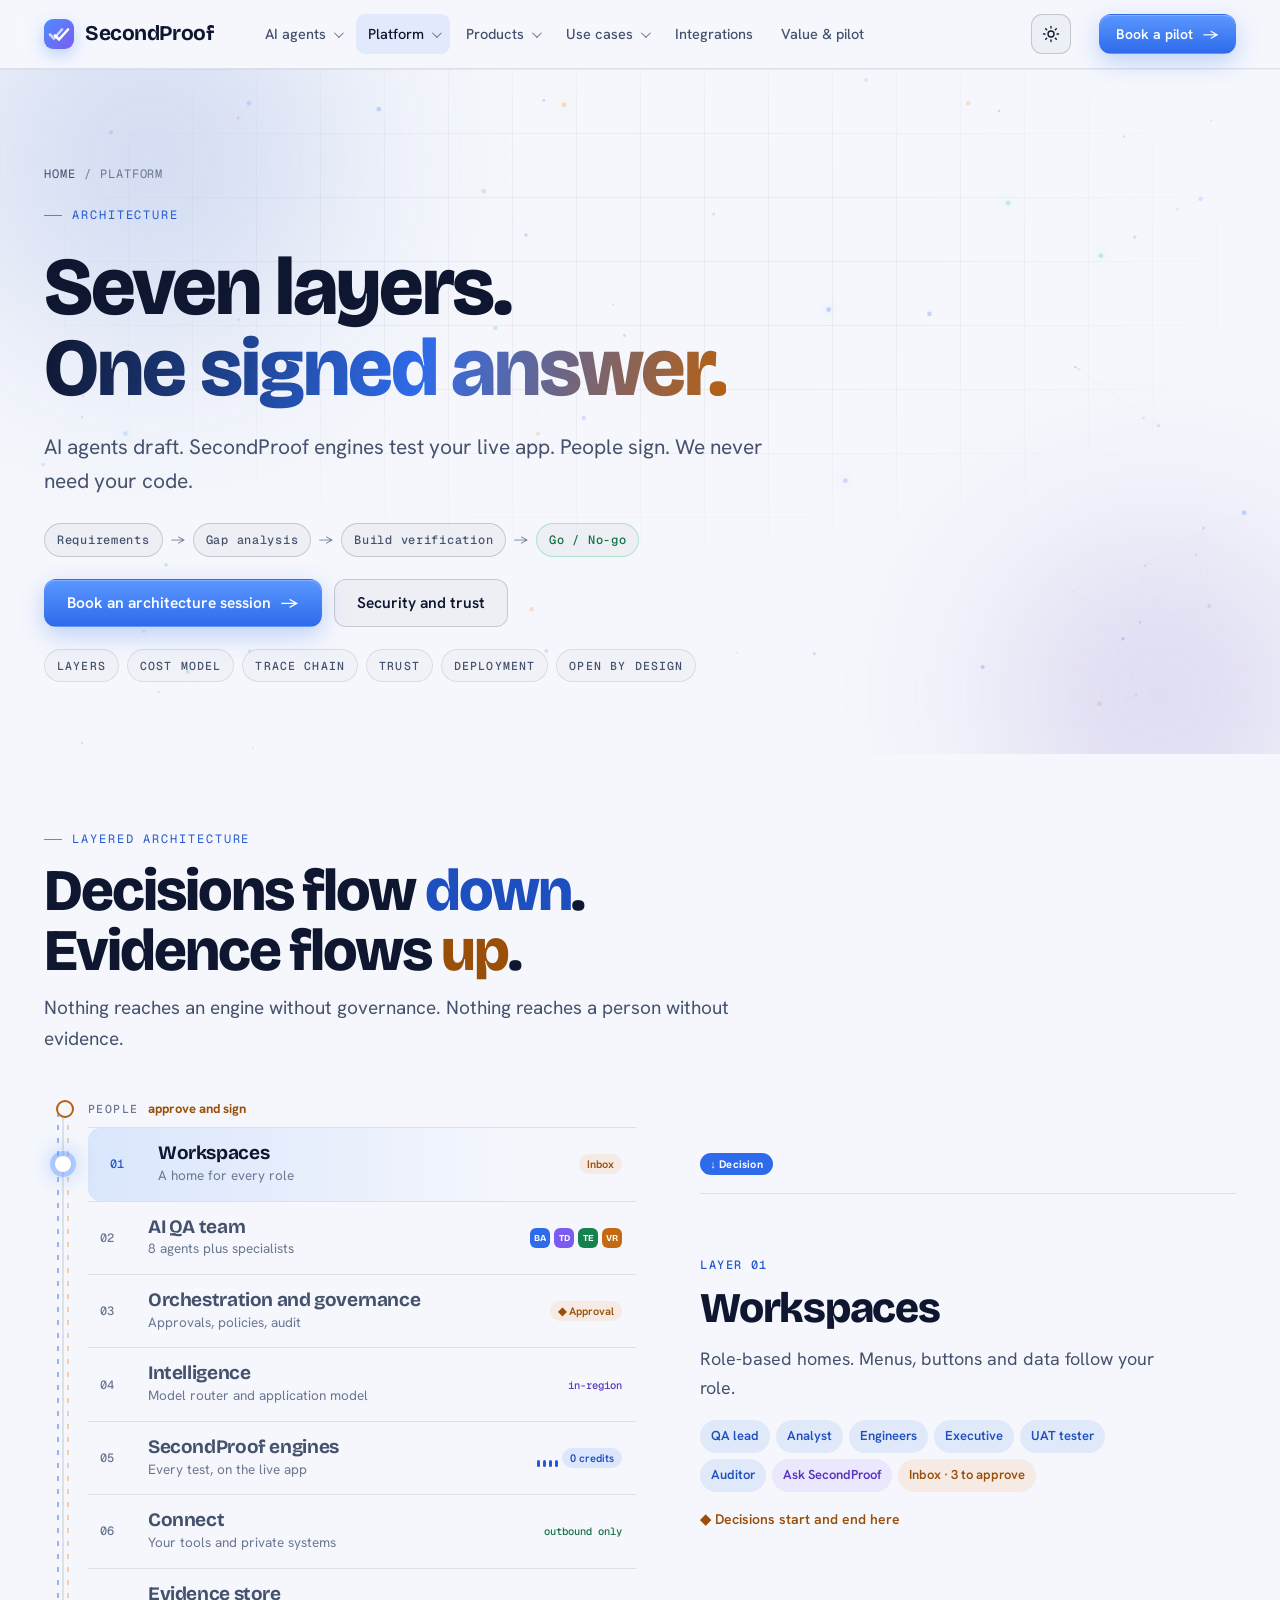
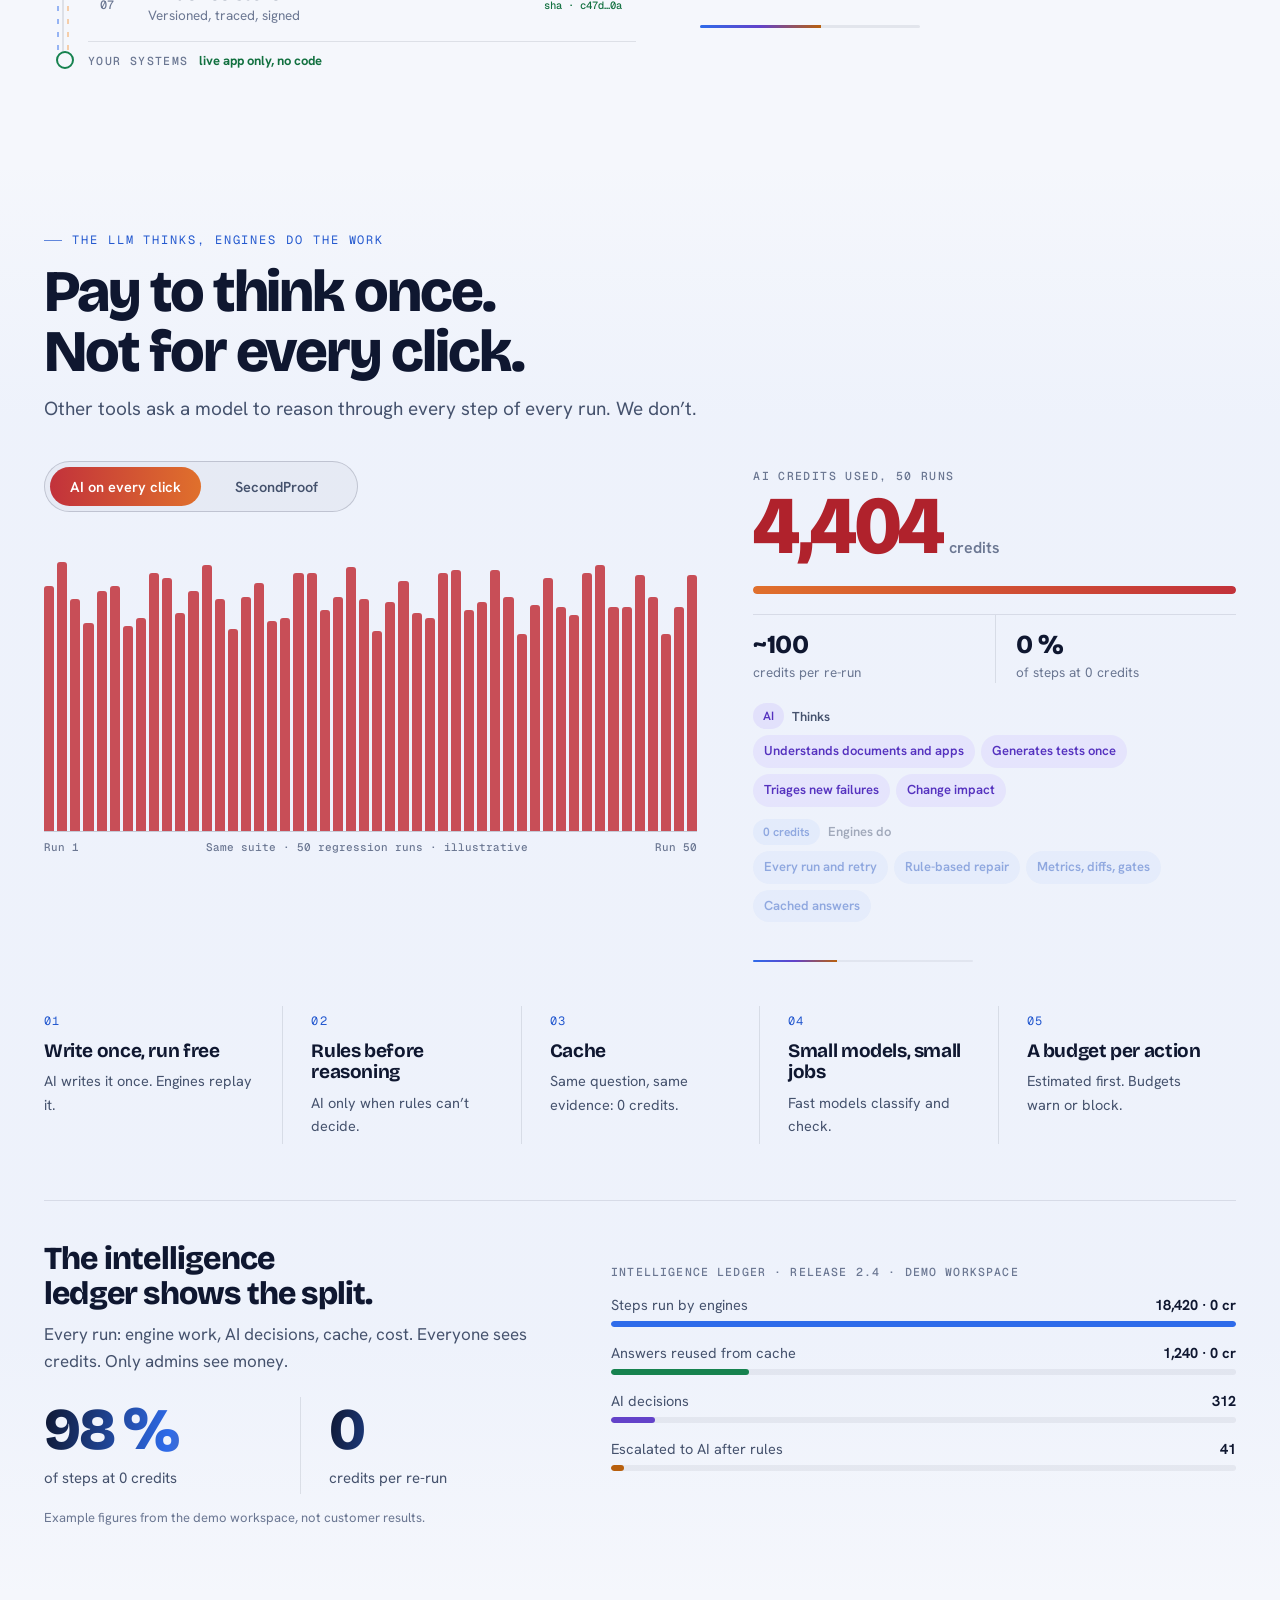
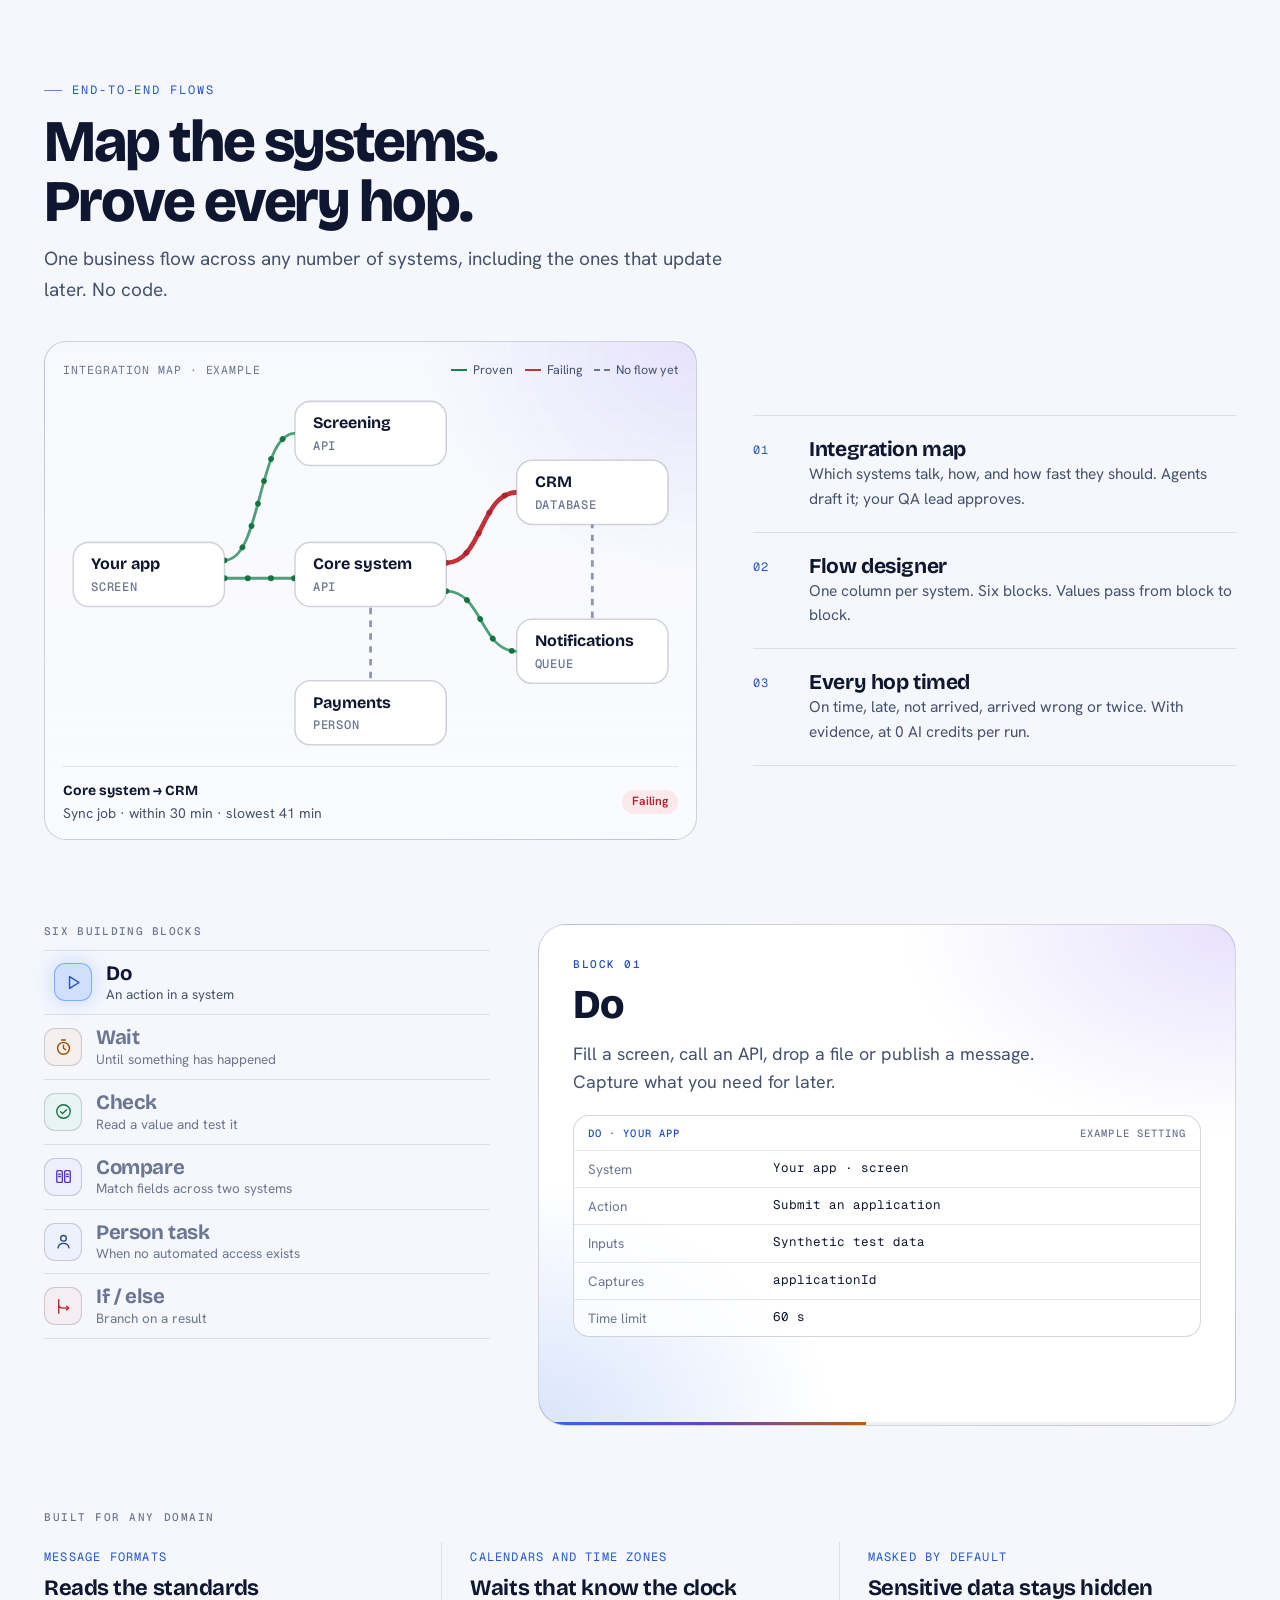
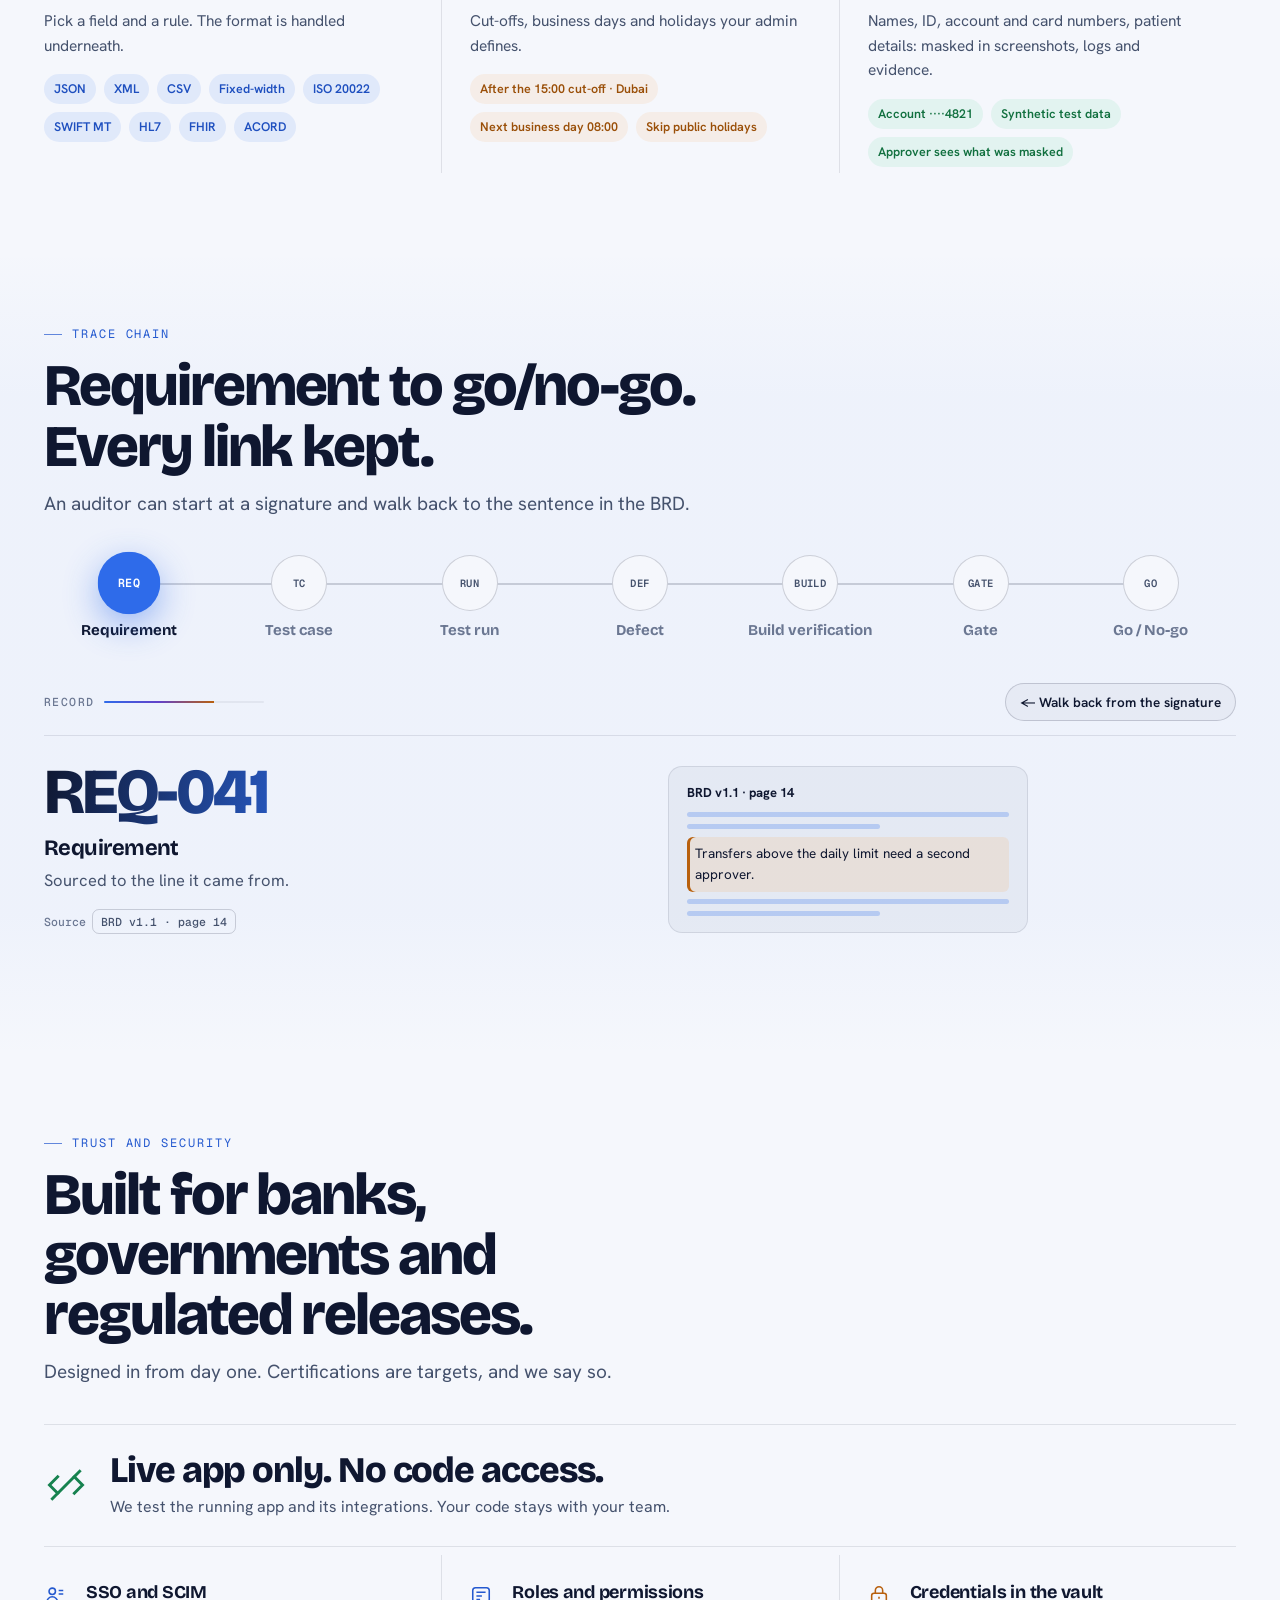
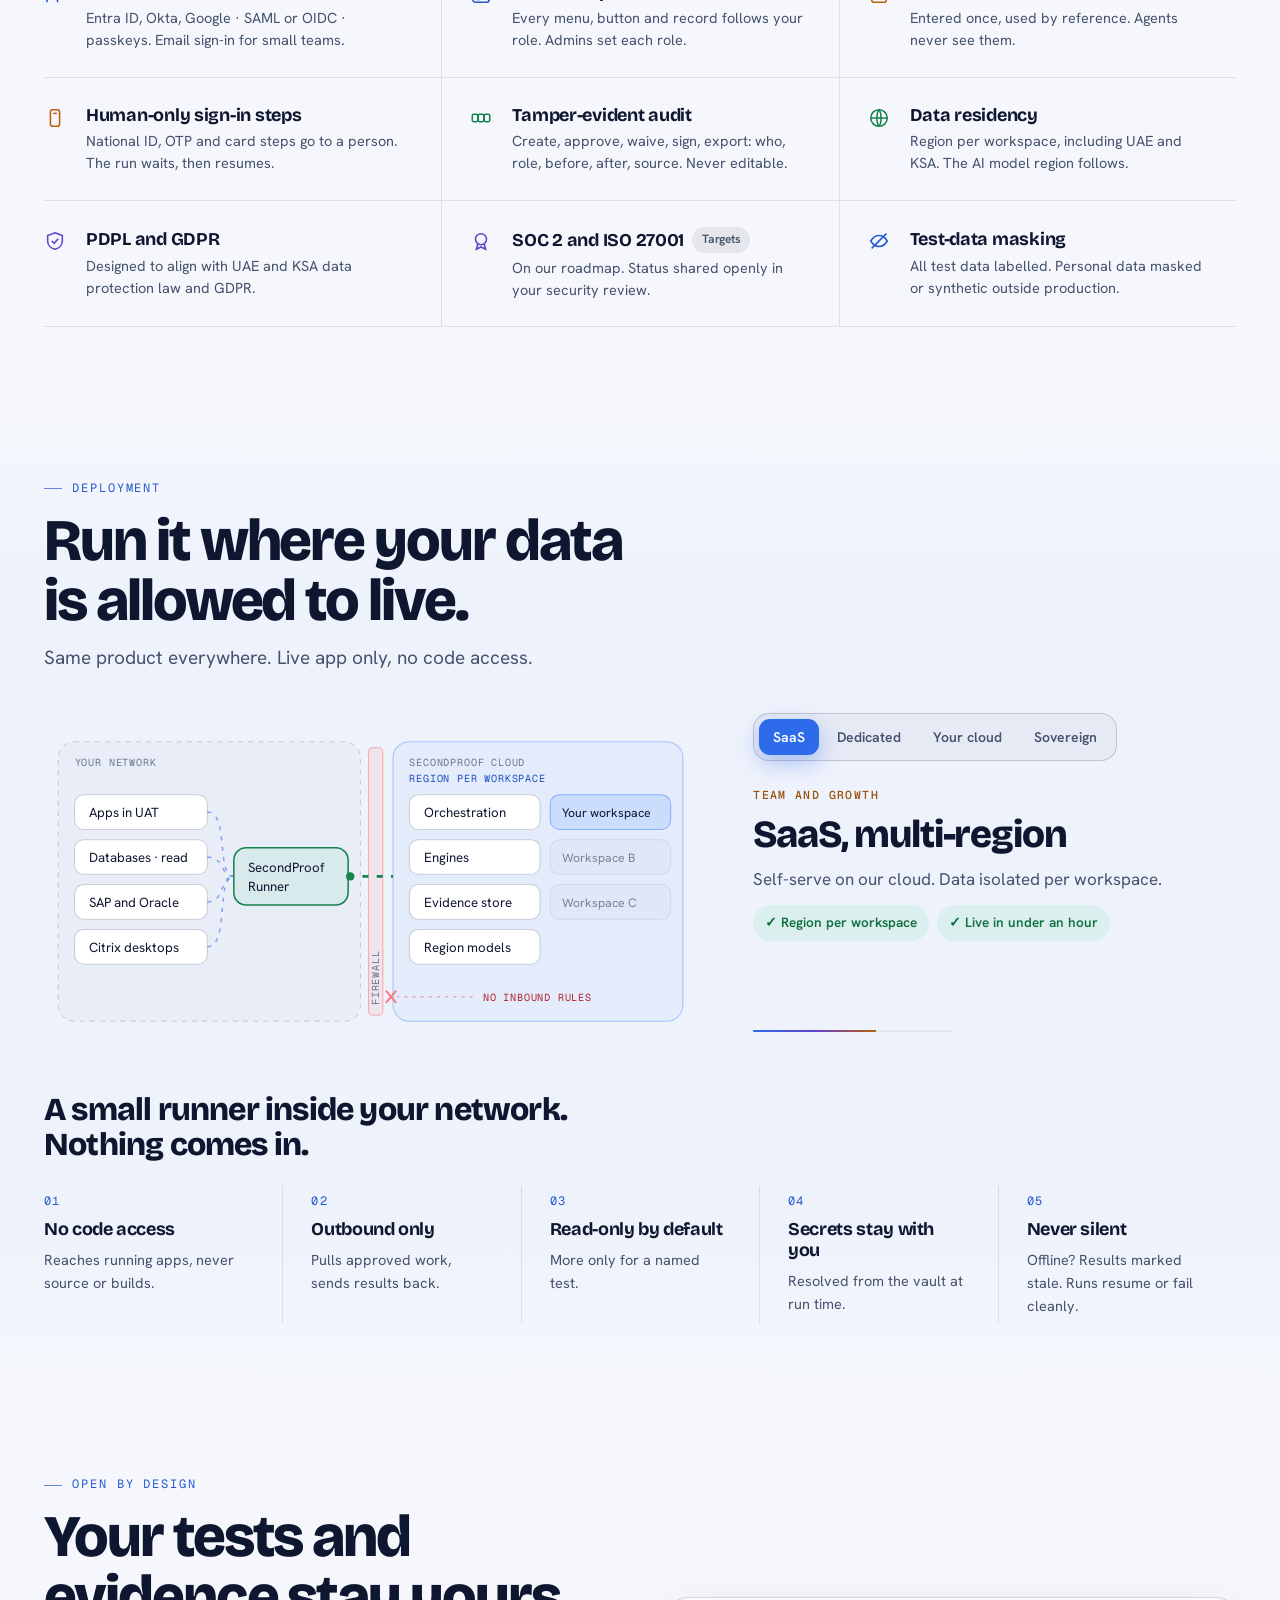
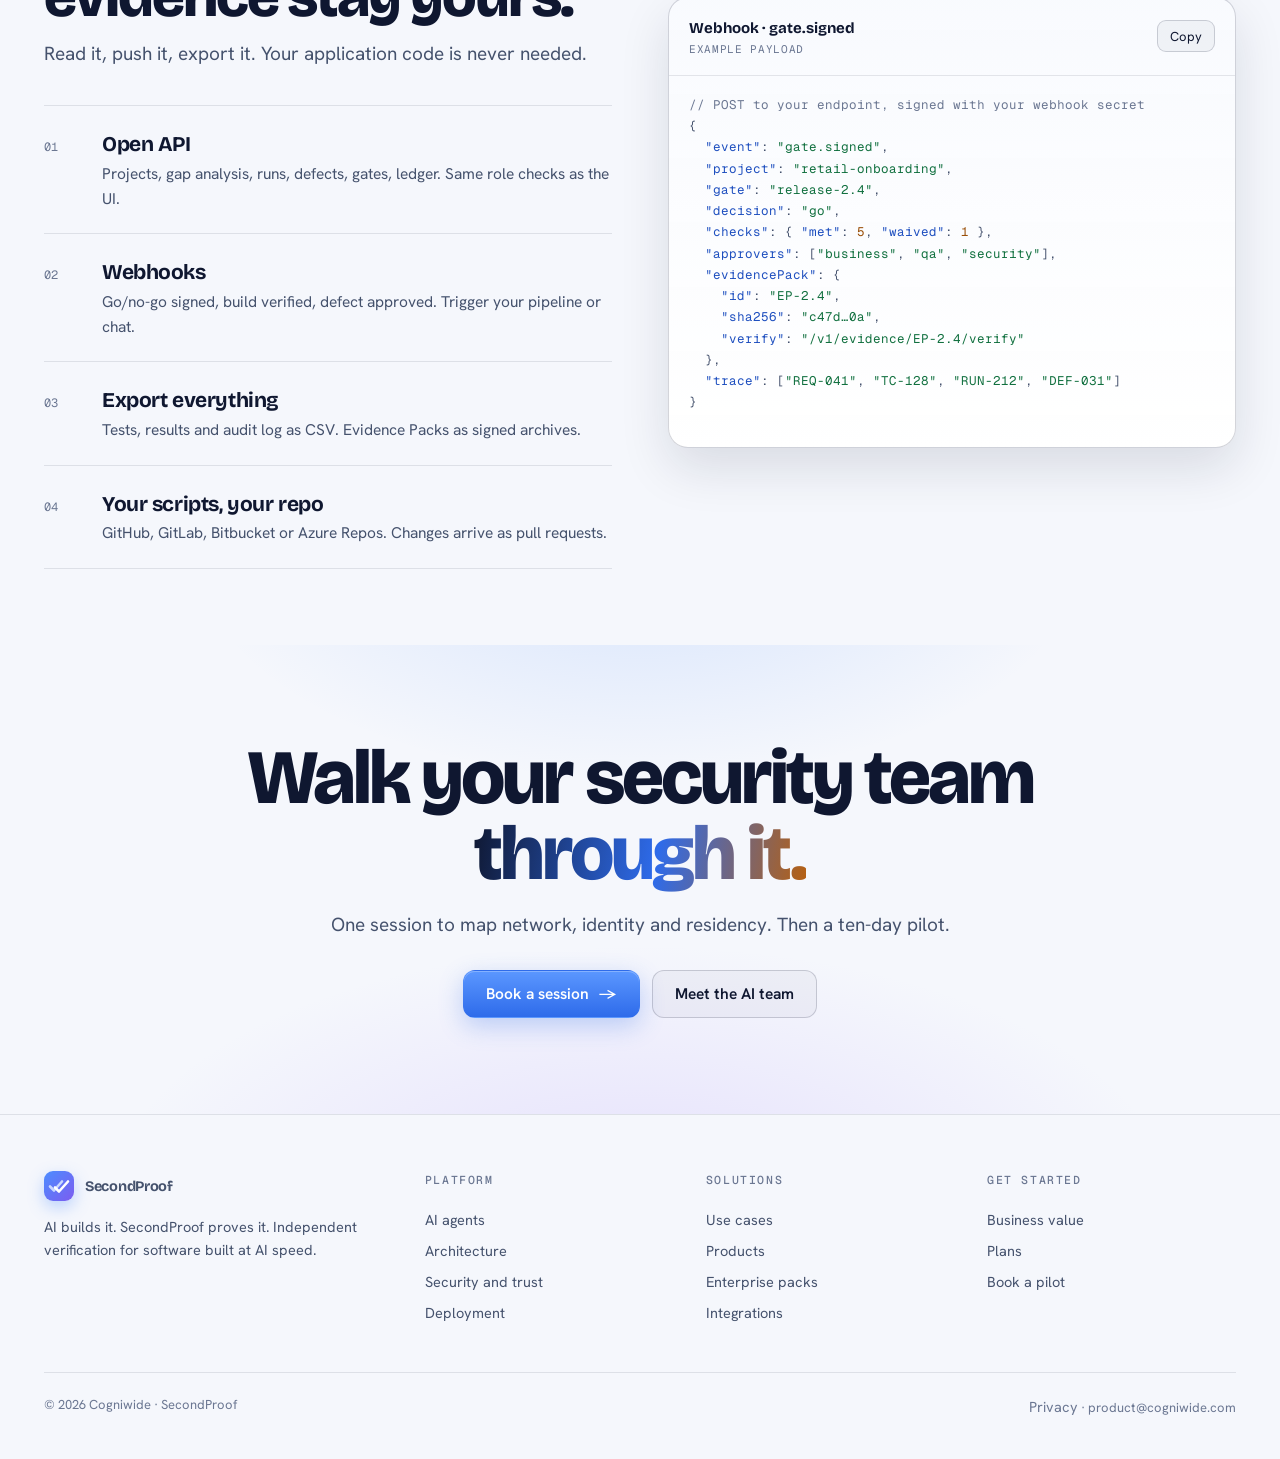
<file: platform.html>
<!doctype html>
<html lang="en">
<head>
<meta charset="utf-8">
<meta name="viewport" content="width=device-width,initial-scale=1,viewport-fit=cover">
<title>SecondProof architecture</title>
<meta name="description" content="Seven layers, one rule set. The LLM thinks, SecondProof engines do the work, and every decision is recorded and signed.">
<link rel="canonical" href="https://secondproof.ai/platform.html">
<meta name="theme-color" content="#060A18">
<link rel="icon" href="favicon.svg" type="image/svg+xml">
<link rel="icon" href="favicon-32.png" sizes="32x32" type="image/png">
<link rel="apple-touch-icon" href="apple-touch-icon.png">
<link rel="manifest" href="site.webmanifest">
<meta property="og:type" content="website">
<meta property="og:site_name" content="SecondProof">
<meta property="og:title" content="SecondProof architecture · Governed AI testing">
<meta property="og:description" content="Seven layers, one rule set. The LLM thinks, SecondProof engines do the work, and every decision is recorded and signed.">
<meta property="og:url" content="https://secondproof.ai/platform.html">
<meta property="og:image" content="https://secondproof.ai/og-image.png">
<meta property="og:image:width" content="1200">
<meta property="og:image:height" content="630">
<meta name="twitter:card" content="summary_large_image">
<meta name="twitter:title" content="SecondProof architecture · Governed AI testing">
<meta name="twitter:description" content="Seven layers, one rule set. The LLM thinks, SecondProof engines do the work, and every decision is recorded and signed.">
<meta name="twitter:image" content="https://secondproof.ai/og-image.png">
<link rel="preconnect" href="https://fonts.googleapis.com">
<link rel="stylesheet" href="https://fonts.googleapis.com/css2?family=Bricolage+Grotesque:opsz,wght@12..96,500;12..96,700;12..96,800&family=Hanken+Grotesk:wght@400;500;600;700&family=Geist+Mono:wght@400;500&display=swap">
<link rel="stylesheet" href="site.css">
<script>(function(){var t;try{t=localStorage.getItem("sp-theme")}catch(e){}if(!t)t=window.matchMedia&&matchMedia("(prefers-color-scheme: light)").matches?"light":"dark";document.documentElement.setAttribute("data-theme",t)})();</script>
<style>
/* Platform · seven layers, the cost model, the trace chain, trust, deployment, open by design */
.phero{padding-block:96px 72px}
.phero canvas{position:absolute;inset:0;width:100%;height:100%;opacity:.55}
.acts{display:flex;gap:12px;flex-wrap:wrap}
.jump{display:flex;gap:8px;flex-wrap:wrap}
.jump a{font:500 11.5px var(--mono);letter-spacing:.1em;text-transform:uppercase;color:var(--ink2);text-decoration:none;padding:8px 12px;border:1px solid var(--line);border-radius:999px;background:rgba(var(--wsh),.02)}
.jump a:hover{color:var(--ink);border-color:var(--blue2)}
.more{display:inline-flex;gap:8px;align-items:center;color:var(--blue2);text-decoration:none;font-weight:600;font-size:15px}
.dn-t{color:var(--tx-blue)}.up-t{color:var(--tx-amber)}
/* hero loop strip */
.loop{display:flex;align-items:center;gap:8px;flex-wrap:wrap;margin-top:4px}
.loop span{font:500 12px var(--mono);letter-spacing:.06em;color:var(--ink2);padding:8px 12px;border-radius:999px;border:1px solid var(--line2);background:rgba(var(--wsh),.03)}
.loop i{font-style:normal;color:var(--ink3);font-size:13px}
.loop span:last-child{border-color:rgba(95,211,154,.45);color:var(--tx-green)}
@media (prefers-reduced-motion:no-preference){
  .loop span{animation:lp 6s ease-in-out infinite}
  .loop span:nth-of-type(2){animation-delay:1.5s}.loop span:nth-of-type(3){animation-delay:3s}.loop span:nth-of-type(4){animation-delay:4.5s}
  @keyframes lp{0%,22%{border-color:var(--line2);background:rgba(var(--wsh),.03)}6%,16%{border-color:var(--blue2);background:rgba(76,141,255,.16);color:var(--ink)}}
}

/* ===== layers ===== */
.lx{display:grid;grid-template-columns:minmax(0,1.05fr) minmax(0,.95fr);gap:64px;align-items:center}
.lx-st{position:relative;padding-left:44px}
.lx-end{display:flex;align-items:center;gap:10px;font:500 11.5px var(--mono);letter-spacing:.12em;text-transform:uppercase;color:var(--ink3);padding:10px 0}
.lx-end b{font:700 13px var(--body);letter-spacing:0;text-transform:none;color:var(--ink)}
.lx-end.top b{color:var(--tx-amber)}.lx-end.bot b{color:var(--tx-green)}
.lx-end::before{content:"";position:absolute;left:12px;width:14px;height:14px;border-radius:50%;border:2px solid var(--amber);background:var(--bg)}
.lx-end.bot::before{border-color:var(--green)}
.lx-rail{position:absolute;left:18px;top:22px;bottom:22px;width:2px;background:var(--line)}
.lx-rail::before,.lx-rail::after{content:"";position:absolute;top:0;bottom:0;width:2px;opacity:.6}
.lx-rail::before{left:-5px;background:repeating-linear-gradient(180deg,rgba(var(--b2r),.8) 0 5px,transparent 5px 13px)}
.lx-rail::after{left:5px;background:repeating-linear-gradient(180deg,rgba(245,166,91,.85) 0 5px,transparent 5px 13px)}
@media (prefers-reduced-motion:no-preference){.lx-rail::before{animation:rdn 1.1s linear infinite}.lx-rail::after{animation:rup 1.1s linear infinite}@keyframes rdn{from{background-position:0 0}to{background-position:0 13px}}@keyframes rup{from{background-position:0 13px}to{background-position:0 0}}}
.lx-tok{position:absolute;left:19px;top:0;width:16px;height:16px;margin:-8px 0 0 -8px;border-radius:50%;background:#fff;box-shadow:0 0 0 5px rgba(76,141,255,.35),0 0 26px #4C8DFF;transition:top .8s cubic-bezier(.65,0,.25,1),box-shadow .4s;z-index:2}
.lx-tok.up{box-shadow:0 0 0 5px rgba(245,166,91,.4),0 0 26px #F5A65B}
.lx-tok::after{content:attr(data-d);position:absolute;left:24px;top:50%;transform:translateY(-50%);font:700 12px var(--body);color:var(--tx-blue);white-space:nowrap;display:none}
.lx-l{all:unset;box-sizing:border-box;cursor:pointer;width:100%;display:grid;grid-template-columns:34px minmax(0,1fr) auto;gap:14px;align-items:center;padding:14px 14px 14px 12px;border-top:1px solid var(--line);position:relative;transition:padding .35s,background .35s;border-radius:0}
.lx-l:last-of-type{border-bottom:1px solid var(--line)}
.lx-l::before{content:"";position:absolute;inset:0;border-radius:12px;background:linear-gradient(90deg,rgba(76,141,255,.16),transparent 80%);opacity:0;transition:opacity .35s}
.lx-l.up::before{background:linear-gradient(90deg,rgba(245,166,91,.16),transparent 80%)}
.lx-l.on::before{opacity:1}
.lx-l.on{padding-left:22px}
.lx-l:focus-visible{outline:2px solid var(--blue2);outline-offset:2px}
.lx-l .n{font:500 12px var(--mono);color:var(--ink3);position:relative}
.lx-l.on .n{color:var(--blue2)}.lx-l.on.up .n{color:var(--tx-amber)}
.lx-l b{display:block;font:700 19px/1.2 var(--display);letter-spacing:-.02em;color:var(--ink2);position:relative;transition:color .3s}
.lx-l.on b{color:var(--ink)}
.lx-l small{display:block;font-size:13.5px;color:var(--ink3);position:relative}
.lx-d{position:relative;display:flex;gap:4px;align-items:center}
.lx-d .a{width:20px;height:20px;border-radius:6px;display:grid;place-items:center;font:700 9px var(--display);color:#fff}
.lx-d .eq{display:inline-flex;gap:3px;align-items:flex-end;height:18px}
.lx-d .eq i{width:3px;height:40%;border-radius:2px;background:var(--blue2)}
@media (prefers-reduced-motion:no-preference){.lx-d .eq i{animation:eqz 1s ease-in-out infinite}.lx-d .eq i:nth-child(2){animation-delay:.15s}.lx-d .eq i:nth-child(3){animation-delay:.3s}.lx-d .eq i:nth-child(4){animation-delay:.45s}@keyframes eqz{50%{height:100%}}}
.lx-d .h{font:500 10.5px var(--mono);color:var(--tx-green)}
.lx-d .k{font:600 11px var(--body);padding:3px 8px;border-radius:999px;background:rgba(245,166,91,.15);color:var(--tx-amber)}
.lx-d .z{font:600 11px var(--body);padding:3px 8px;border-radius:999px;background:rgba(76,141,255,.15);color:var(--tx-blue)}
/* layer panel */
.lp{position:relative;min-height:470px}
.lp-top{display:flex;align-items:center;gap:10px;font:500 11.5px var(--mono);letter-spacing:.06em;color:var(--ink3);padding-bottom:14px;border-bottom:1px solid var(--line);min-height:44px}
.lp-dir{flex:none;display:inline-flex;align-items:center;gap:6px;padding:4px 10px;border-radius:999px;font:700 11px var(--body);letter-spacing:.02em;background:#2E6BEA;color:#fff;transition:background .4s}
.lp-dir.up{background:#C46A12}
.lp-log{transition:opacity .25s;color:var(--ink2)}
.lp-ps{position:relative;min-height:400px}
.lp-p{position:absolute;inset:0;display:flex;flex-direction:column;justify-content:center;gap:14px;opacity:0;transform:translateX(24px);transition:opacity .5s,transform .6s cubic-bezier(.2,.7,.2,1);pointer-events:none}
.lp-p.on{opacity:1;transform:none;pointer-events:auto}
.lp-p .ey{font:500 12px var(--mono);letter-spacing:.12em;color:var(--blue2)}
.lp-p h3{font:800 clamp(30px,3.3vw,44px)/1.04 var(--display);letter-spacing:-.03em}
.lp-p p{font-size:clamp(16px,1.4vw,18px);color:var(--ink2);max-width:460px}
.lp-who{font-size:14px;font-weight:600;color:var(--ink3)}
.lp-who.ck{color:var(--tx-amber)}
.lp-bar{position:absolute;left:0;bottom:-8px;width:220px;height:3px;border-radius:2px;background:rgba(var(--wsh),.08);overflow:hidden}
.lp-bar i,.tr-bar i,.dp-bar i,.cs-bar i{display:block;height:100%;width:0;background:linear-gradient(90deg,var(--blue),var(--violet),var(--amber))}
/* mini visuals: shared pop-in */
.mv{margin:4px 0 2px}
.mv .pp{opacity:0;transform:translateY(6px);transition:opacity .4s,transform .45s cubic-bezier(.2,.7,.2,1);transition-delay:calc(var(--d,0) * 90ms)}
.lp-p.on .mv .pp,.tr-p.on .mv .pp{opacity:1;transform:none}
.mv-chips{display:flex;flex-wrap:wrap;gap:6px;max-width:460px}
.mv-chips span{font-size:13px;font-weight:600;padding:6px 11px;border-radius:999px;background:rgba(var(--b2r),.1);color:var(--tx-blue)}
.mv-chips span.v{background:rgba(169,139,255,.14);color:var(--tx-violet)}
.mv-chips span.a{background:rgba(245,166,91,.15);color:var(--tx-amber)}
.mv-chips span.g{background:rgba(95,211,154,.14);color:var(--tx-green)}
.mv small,.mv-note{display:block;font:500 12px var(--mono);color:var(--ink3);margin-top:10px}
.mv-team{display:flex;gap:6px;flex-wrap:wrap}
.mv-team span{width:40px;height:40px;border-radius:12px;display:grid;place-items:center;color:#fff;font:700 13px var(--display)}
.mv-stamp{display:flex;align-items:center;gap:16px}
.mv-stamp .st{display:inline-grid;place-items:center;padding:6px 12px;border:2.5px solid var(--amber);border-radius:8px;color:var(--tx-amber);font:800 17px var(--display);letter-spacing:.08em;transform:rotate(-7deg) scale(1.6);opacity:0;transition:transform .45s cubic-bezier(.2,1.6,.4,1) .3s,opacity .3s .3s}
.lp-p.on .mv-stamp .st{transform:rotate(-7deg) scale(1);opacity:1}
.mv-stamp .au{display:grid;gap:3px;font:500 11.5px var(--mono);color:var(--ink3)}
.mv-stamp .au b{font:600 13px var(--body);color:var(--ink)}
.mv-rt{display:grid;grid-template-columns:auto 1fr;gap:6px 0;align-items:center;max-width:420px}
.mv-rt .in{grid-row:span 4;font:500 11px var(--mono);color:var(--ink2);border:1px dashed var(--line2);border-radius:10px;padding:10px;margin-right:4px}
.mv-rt span{display:flex;align-items:center;gap:10px;font-size:13.5px;color:var(--ink3)}
.mv-rt span::before{content:"";width:34px;height:2px;border-radius:1px;background:var(--line2)}
@media (prefers-reduced-motion:no-preference){.mv-rt span{animation:rt 6s infinite}.mv-rt span:nth-of-type(2){animation-delay:1.5s}.mv-rt span:nth-of-type(3){animation-delay:3s}.mv-rt span:nth-of-type(4){animation-delay:4.5s}
@keyframes rt{0%,24%{color:var(--ink)}25%,100%{color:var(--ink3)}}}
.mv-rt span.c{color:var(--tx-green)}
.mv-am{display:flex;align-items:center;flex-wrap:wrap;gap:6px;margin-top:14px;font:500 10.5px var(--mono);color:var(--ink3);letter-spacing:.06em}
.mv-am b{font-weight:500;padding:4px 8px;border:1px solid var(--line2);border-radius:7px;color:var(--ink2)}
.mv-eng{display:grid;gap:8px;max-width:470px}
.mv-eng div{display:grid;grid-template-columns:118px 1fr;gap:12px;align-items:center;font-size:13px;color:var(--ink3)}
.mv-eng b{font:700 14px var(--display);color:var(--ink)}
.mv-eng em{font-style:normal;white-space:nowrap;overflow:hidden;text-overflow:ellipsis}
.mv-eng i{display:block;height:3px;border-radius:2px;background:linear-gradient(90deg,var(--blue),var(--green));width:0;transition:width 1.2s cubic-bezier(.2,.7,.2,1);transition-delay:calc(var(--d,0) * 120ms);grid-column:1/-1}
.lp-p.on .mv-eng i{width:var(--w)}
.mv-con{display:flex;align-items:center;gap:0;flex-wrap:nowrap;max-width:460px}
.mv-con .bx{padding:10px 12px;border-radius:12px;border:1px solid var(--line2);font-size:13px;font-weight:600;white-space:nowrap}
.mv-con .bx small{margin:2px 0 0;font-size:10.5px}
.mv-con .bx.g{border-color:rgba(95,211,154,.5);background:rgba(95,211,154,.08)}
.mv-con .ln{flex:1;min-width:40px;height:2px;position:relative;background:repeating-linear-gradient(90deg,var(--green) 0 6px,transparent 6px 12px)}
.mv-con .ln::after{content:"outbound only";position:absolute;left:50%;top:-20px;transform:translateX(-50%);font:500 10.5px var(--mono);color:var(--tx-green);white-space:nowrap}
@media (prefers-reduced-motion:no-preference){.mv-con .ln{animation:fl 1s linear infinite}@keyframes fl{from{background-position:0 0}to{background-position:12px 0}}}
.mv-ev{display:flex;align-items:center;flex-wrap:wrap;gap:0;row-gap:8px}
.mv-ev .blk{display:grid;gap:1px;padding:8px 11px;border:1px solid rgba(95,211,154,.4);border-radius:10px;background:rgba(95,211,154,.06);font:500 10.5px var(--mono);color:var(--ink3)}
.mv-ev .blk b{font:600 12.5px var(--body);color:var(--ink)}
.mv-ev .blk.f{border-color:var(--green);background:rgba(95,211,154,.14)}
.mv-ev .lk{width:16px;height:2px;background:rgba(95,211,154,.5)}
@media (max-width:960px){.lx{grid-template-columns:1fr;gap:36px}.lp{min-height:0}.lp-ps{min-height:420px}}
@media (max-width:560px){.lx-d{display:none}.lx-l{grid-template-columns:28px minmax(0,1fr)}.lp-ps{min-height:460px}.mv-eng div{grid-template-columns:96px 1fr}}

/* ===== cost ===== */
.cs{display:grid;grid-template-columns:minmax(0,1.15fr) minmax(0,.85fr);gap:56px;align-items:start}
.sw{position:relative;display:inline-grid;grid-template-columns:1fr 1fr;padding:5px;border-radius:999px;border:1px solid var(--line2);background:rgba(var(--wsh),.03)}
.sw button{position:relative;z-index:1;border:0;background:none;font:600 14.5px var(--body);color:var(--ink2);padding:10px 20px;border-radius:999px;cursor:pointer;transition:color .3s;white-space:nowrap}
.sw button[aria-pressed="true"]{color:#fff}
.sw button:focus-visible{outline:2px solid var(--blue2);outline-offset:2px}
.sw>i{position:absolute;top:5px;bottom:5px;left:5px;width:calc(50% - 5px);border-radius:999px;background:linear-gradient(90deg,#C2323B,#E0702C);transition:transform .5s cubic-bezier(.65,0,.25,1),background .5s}
.cs.b .sw>i{transform:translateX(100%);background:linear-gradient(90deg,#2E6BEA,#7C5CF0)}
.cs-ch{margin-top:30px;position:relative}
.cs-bars{display:flex;align-items:flex-end;gap:3px;height:var(--H);border-bottom:1px solid var(--line2);position:relative}
.cs-bars i{flex:1;min-width:0;height:var(--h,2%);border-radius:3px 3px 0 0;background:var(--red);opacity:.85;transform-origin:50% 100%;transform:scaleY(0);transition:transform .35s cubic-bezier(.2,.7,.2,1),background .3s,height .4s;transition-delay:calc(var(--d,0) * 24ms)}
.cs-bars.go i{transform:scaleY(1)}
.cs-bars i.t{background:var(--violet);opacity:1}
.cs-bars i.z{background:var(--green);opacity:.9}
.cs-ax{display:flex;justify-content:space-between;font:500 11px var(--mono);color:var(--ink3);margin-top:8px}
.cs-ch{--H:290px}
.cs-pin{position:absolute;top:calc(var(--H) * (1 - var(--p)) - 26px);left:var(--x);transform:translateX(-12px);font:600 12px var(--body);color:var(--tx-violet);white-space:nowrap;opacity:0;transition:opacity .4s .9s;display:flex;align-items:center;gap:6px}
.cs-pin::before{content:"";width:8px;height:8px;border-radius:50%;background:var(--violet);flex:none}
.cs.b .cs-bars.go~.cs-pin{opacity:1}
.cs-pin.r{transform:translateX(calc(-100% + 12px));flex-direction:row-reverse}
.cs-r{display:flex;flex-direction:column;gap:20px}
.cs-k{font:500 11.5px var(--mono);letter-spacing:.12em;text-transform:uppercase;color:var(--ink3)}
.cs-big{font:800 clamp(56px,6.4vw,88px)/.95 var(--display);letter-spacing:-.045em;color:var(--tx-red);transition:color .4s;font-variant-numeric:tabular-nums}
.cs.b .cs-big{color:var(--tx-green)}
.cs-big small{font:600 16px var(--body);letter-spacing:0;color:var(--ink3);margin-left:6px}
.cs-m{height:8px;border-radius:4px;background:rgba(var(--wsh),.07);overflow:hidden}
.cs-m i{display:block;height:100%;border-radius:4px;background:linear-gradient(90deg,#E0702C,var(--red));width:0;transition:width 1.3s cubic-bezier(.2,.7,.2,1),background .4s}
.cs.b .cs-m i{background:linear-gradient(90deg,var(--blue),var(--green))}
.cs-rr{display:grid;grid-template-columns:1fr 1fr;border-top:1px solid var(--line)}
.cs-rr div{padding:14px 0 0;display:flex;flex-direction:column;gap:2px}
.cs-rr div+div{border-left:1px solid var(--line);padding-left:20px}
.cs-rr b{font:800 26px var(--display);letter-spacing:-.02em}
.cs-rr small{font-size:13.5px;color:var(--ink3)}
.cs-u{display:grid;gap:12px}
.cs-u p{font:600 13px var(--body);color:var(--ink2);display:flex;align-items:center;gap:8px;margin-bottom:6px}
.cs-u .mv-chips{transition:opacity .4s}
.cs:not(.b) .cs-u .eng{opacity:.45}
.cs-bar{height:2px;background:rgba(var(--wsh),.06);margin-top:18px;max-width:220px;border-radius:2px;overflow:hidden}
.pr5{grid-template-columns:repeat(5,minmax(0,1fr))!important}
.pr5 b{font-size:19px!important}.pr5 small{font-size:14.5px!important}
@media (max-width:1020px){.pr5{grid-template-columns:repeat(3,minmax(0,1fr))!important;row-gap:28px}.pr5>div:nth-child(4){border-left:0;padding-left:0}}
@media (max-width:560px){.pr5{grid-template-columns:1fr 1fr!important;column-gap:20px}.pr5>div{border-left:0!important;padding:0!important}}
.ldg{display:grid;grid-template-columns:minmax(0,.9fr) minmax(0,1.1fr);gap:56px;align-items:center;margin-top:56px;padding-top:40px;border-top:1px solid var(--line)}
.ldg h3{font:800 clamp(24px,2.6vw,32px)/1.1 var(--display);letter-spacing:-.025em}
.ldg .m-nums{grid-template-columns:1fr 1fr;margin-top:22px}
.ldg-r{display:grid;gap:14px}
.ldg-r>span{font:500 11.5px var(--mono);letter-spacing:.1em;text-transform:uppercase;color:var(--ink3)}
.ldg-r div{display:grid;grid-template-columns:1fr auto;gap:5px 12px;font-size:14.5px;color:var(--ink2)}
.ldg-r b{font-variant-numeric:tabular-nums;color:var(--ink)}
.ldg-r .tr{grid-column:1/-1;height:6px;border-radius:3px;background:rgba(var(--wsh),.06);overflow:hidden}
.ldg-r .tr i{display:block;height:100%;border-radius:3px;width:0;transition:width 1.4s cubic-bezier(.2,.7,.2,1)}
.ldg-r.in .tr i{width:var(--w)}
@media (max-width:960px){.cs,.ldg{grid-template-columns:1fr;gap:36px}}
@media (max-width:560px){.cs-ax span:nth-child(2){display:none}.cs-ch{--H:160px}.cs-bars{gap:2px}.sw button{padding:10px 14px;font-size:13.5px}.cs-pin{font-size:11px}}

/* ===== trace ===== */
.tr-c{position:relative;display:grid;grid-template-columns:repeat(7,minmax(0,1fr));margin-top:8px}
.tr-c::before{content:"";position:absolute;left:calc(100%/14);right:calc(100%/14);top:28px;height:2px;background:var(--line2)}
.tr-fill{position:absolute;left:calc(100%/14);top:28px;height:2px;width:0;background:linear-gradient(90deg,var(--blue),var(--violet),var(--green));transition:width .8s cubic-bezier(.65,0,.25,1)}
.tr-dot{position:absolute;top:29px;left:calc(100%/14);width:14px;height:14px;margin:-7px 0 0 -7px;border-radius:50%;background:#fff;box-shadow:0 0 0 5px rgba(76,141,255,.35),0 0 24px #4C8DFF;transition:left .8s cubic-bezier(.65,0,.25,1);z-index:0}
.tr-c.back .tr-dot{box-shadow:0 0 0 5px rgba(245,166,91,.4),0 0 24px #F5A65B}
.tr-n{all:unset;box-sizing:border-box;cursor:pointer;display:flex;flex-direction:column;align-items:center;gap:10px;text-align:center;position:relative;z-index:1;min-width:0}
.tr-n:focus-visible{outline:2px solid var(--blue2);outline-offset:4px;border-radius:12px}
.tr-n .o{width:56px;height:56px;border-radius:50%;display:grid;place-items:center;font:600 10.5px var(--mono);letter-spacing:.04em;color:var(--ink2);background:var(--bg);border:1.5px solid var(--line2);transition:all .4s}
.tr-n.done .o{border-color:rgba(var(--b2r),.55);color:var(--tx-blue)}
.tr-n.on .o{background:#2E6BEA;border-color:transparent;color:#fff;transform:scale(1.12);box-shadow:0 10px 30px rgba(46,107,234,.45)}
.tr-n:last-child.on .o{background:#16824F;box-shadow:0 10px 30px rgba(22,130,79,.45)}
.tr-n b{font:700 15px/1.2 var(--display);color:var(--ink3);transition:color .3s}
.tr-n.on b,.tr-n.done b{color:var(--ink)}
.tr-h{display:flex;justify-content:space-between;align-items:center;gap:16px;flex-wrap:wrap;margin-top:44px;padding-bottom:14px;border-bottom:1px solid var(--line)}
.tr-h .cs-k{display:flex;align-items:center;gap:10px}
.tr-back{border:1px solid var(--line2);background:rgba(var(--wsh),.03);color:var(--ink);font:600 13.5px var(--body);padding:9px 14px;border-radius:999px;cursor:pointer}
.tr-back[aria-pressed="true"]{border-color:rgba(245,166,91,.6);background:rgba(245,166,91,.12);color:var(--tx-amber)}
.tr-back:focus-visible{outline:2px solid var(--blue2);outline-offset:2px}
.tr-ps{position:relative;min-height:220px;margin-top:26px}
.tr-p{position:absolute;inset:0;display:grid;align-content:start;grid-template-columns:minmax(0,1fr) minmax(0,1fr);gap:56px;align-items:start;opacity:0;transform:translateY(14px);transition:opacity .45s,transform .55s cubic-bezier(.2,.7,.2,1);pointer-events:none}
.tr-p.on{opacity:1;transform:none;pointer-events:auto}
.tr-id{font:800 clamp(40px,5vw,68px)/.95 var(--display);letter-spacing:-.04em;background:var(--grad-text);-webkit-background-clip:text;background-clip:text;color:transparent;padding-bottom:.06em}
.tr-p h3{font:700 22px/1.2 var(--display);margin-top:8px}
.tr-p p{color:var(--ink2);font-size:16.5px;margin-top:6px;max-width:460px}
.tr-up{display:flex;flex-wrap:wrap;gap:6px;align-items:center;margin-top:16px;font:500 11.5px var(--mono);color:var(--ink3)}
.tr-up span{padding:4px 8px;border-radius:7px;border:1px solid var(--line2);color:var(--ink2)}
.tr-doc{max-width:360px;padding:16px 18px;border-radius:14px;background:rgba(var(--wsh),.04);border:1px solid var(--line)}
.tr-doc b{font-size:13px;display:block;margin-bottom:8px}
.tr-doc i{display:block;height:5px;border-radius:3px;background:rgba(var(--b2r),.25);margin-top:7px}
.tr-doc i.s{width:60%}
.tr-doc em{display:block;font-style:normal;font-size:13.5px;color:var(--ink);margin-top:8px;padding:6px 8px;border-radius:6px;background:rgba(245,166,91,.16);box-shadow:inset 3px 0 0 var(--amber)}
.tr-steps{display:grid;gap:8px;max-width:380px}
.tr-steps span{font-size:14px;color:var(--ink2);display:flex;gap:10px;align-items:baseline}
.tr-steps span::before{content:"✓";color:var(--green);font-weight:700}
.tr-log{display:grid;gap:3px;padding:12px 14px;border-radius:12px;background:#0B1226;max-width:420px}
.tr-log code{font:12.5px var(--mono);color:#C9D6F5;white-space:nowrap;overflow:hidden;text-overflow:ellipsis}
.tr-log code.x{color:#FF9DA1}
.tr-log small{color:#7C89A8;margin-top:6px}
.tr-def{display:flex;flex-direction:column;gap:4px;padding:14px 16px;border-radius:12px;border-left:4px solid var(--red);background:rgba(255,122,127,.08);max-width:380px}
.tr-def b{font-size:14px;color:var(--tx-red)}.tr-def span{font-size:14px;color:var(--ink2)}
.tr-run span{display:block;max-width:360px;height:10px;border-radius:6px;background:rgba(var(--wsh),.07);overflow:hidden}
.tr-run i{display:block;height:100%;width:0;background:linear-gradient(90deg,var(--blue),var(--green));transition:width 1.8s linear}
.tr-p.on .tr-run i{width:100%}
.tr-run .bd{display:inline-block;margin-top:12px;padding:4px 10px;border-radius:999px;font:600 12px var(--body);background:rgba(245,166,91,.15);color:var(--tx-amber);transition:background .4s 1.7s,color .4s 1.7s}
.tr-p.on .tr-run .bd{background:rgba(95,211,154,.15);color:var(--tx-green)}
.tr-gate{display:flex;flex-wrap:wrap;gap:8px;max-width:380px}
.tr-gate span{width:34px;height:34px;border-radius:10px;display:grid;place-items:center;font-weight:700;font-size:15px;background:rgba(95,211,154,.14);color:var(--tx-green)}
.tr-gate span.w{background:rgba(245,166,91,.16);color:var(--tx-amber)}
.tr-go{display:flex;align-items:center;gap:20px;flex-wrap:wrap}
.tr-go .stamp{display:inline-grid;place-items:center;width:84px;height:52px;border:3px solid var(--green);border-radius:10px;color:var(--green);font:800 24px var(--display);letter-spacing:.06em;transform:rotate(-8deg) scale(1.6);opacity:0;transition:transform .45s cubic-bezier(.2,1.6,.4,1) .25s,opacity .3s .25s}
.tr-p.on .tr-go .stamp{transform:rotate(-8deg) scale(1);opacity:1}
.tr-go .sg{display:grid;gap:4px;font-size:14px;color:var(--ink2)}
.tr-go .sg span::before{content:"✓ ";color:var(--green);font-weight:700}
.tr-bar{height:2px;background:rgba(var(--wsh),.06);width:160px;border-radius:2px;overflow:hidden}
@media (max-width:860px){.tr-n b{font-size:12px}.tr-p{grid-template-columns:1fr;gap:22px}.tr-ps{min-height:440px}}
@media (max-width:560px){.tr-n .o{width:38px;height:38px;font-size:8.5px;letter-spacing:0}.tr-c::before,.tr-fill{top:19px}.tr-dot{top:20px}.tr-n b{display:none}.tr-ps{min-height:400px}}

/* ===== trust ===== */
.ts-lead{display:flex;align-items:center;gap:22px;padding:26px 0;border-block:1px solid var(--line);margin-bottom:8px}
.ts-lead svg{width:44px;height:44px;flex:none;color:var(--green)}
.ts-lead b{display:block;font:800 clamp(24px,3vw,36px)/1.1 var(--display);letter-spacing:-.03em}
.ts-lead small{display:block;font-size:16px;color:var(--ink2);margin-top:4px}
.ts{display:grid;grid-template-columns:repeat(3,minmax(0,1fr))}
.ts>div{display:grid;grid-template-columns:28px minmax(0,1fr);gap:4px 14px;padding:26px 28px 26px 0;border-bottom:1px solid var(--line)}
.ts>div:not(:nth-child(3n+1)){padding-left:28px;border-left:1px solid var(--line)}
.ts svg{width:22px;height:22px;margin-top:3px;grid-row:span 2}
.ts b{font:700 18px/1.25 var(--display);letter-spacing:-.015em;display:flex;align-items:center;gap:8px;flex-wrap:wrap}
.ts small{font-size:14.5px;color:var(--ink2);line-height:1.5}
.ts .i-b{color:var(--blue2)}.ts .i-a{color:var(--amber)}.ts .i-g{color:var(--green)}.ts .i-v{color:var(--violet)}
@media (max-width:900px){.ts{grid-template-columns:1fr 1fr}.ts>div{padding-left:0!important;border-left:0!important;padding-right:20px}.ts>div:nth-child(2n){padding-left:20px!important;border-left:1px solid var(--line)!important}}
@media (max-width:560px){.ts{grid-template-columns:1fr}.ts>div:nth-child(2n){padding-left:0!important;border-left:0!important}}

/* ===== deploy ===== */
.dp{display:grid;grid-template-columns:minmax(0,1.15fr) minmax(0,.85fr);gap:56px;align-items:center}
.dp-sw{display:inline-flex;flex-wrap:wrap;gap:4px;padding:5px;border-radius:16px;border:1px solid var(--line2);background:rgba(var(--wsh),.03)}
.dp-sw button{border:0;background:none;font:600 14px var(--body);color:var(--ink2);padding:9px 14px;border-radius:11px;cursor:pointer;transition:background .3s,color .3s;white-space:nowrap}
.dp-sw button[aria-pressed="true"]{background:#2E6BEA;color:#fff;box-shadow:0 8px 22px rgba(46,107,234,.35)}
.dp-sw button:focus-visible{outline:2px solid var(--blue2);outline-offset:2px}
.dp-ps{display:grid;margin-top:26px}
.dp-p{grid-area:1/1;display:flex;flex-direction:column;gap:12px;opacity:0;transform:translateY(12px);transition:opacity .45s,transform .55s cubic-bezier(.2,.7,.2,1);pointer-events:none}
.dp-p.on{opacity:1;transform:none;pointer-events:auto}
.dp-p .k{font:500 11.5px var(--mono);letter-spacing:.12em;text-transform:uppercase;color:var(--tx-amber)}
.dp-p h3{font:800 clamp(28px,3vw,40px)/1.05 var(--display);letter-spacing:-.03em}
.dp-p p{color:var(--ink2);font-size:17px;max-width:440px}
.dp-p .tk{display:flex;gap:8px;flex-wrap:wrap}
.dp-p .tk span{font-size:13.5px;font-weight:600;padding:7px 12px;border-radius:999px;background:rgba(95,211,154,.13);color:var(--tx-green)}
.dp-p .tk span::before{content:"✓ "}
.dp-bar{height:2px;background:rgba(var(--wsh),.06);width:200px;margin-top:22px;border-radius:2px;overflow:hidden}
.dpv svg{width:100%;height:auto;display:block}
.dpv .zone{fill:rgba(var(--wsh),.02);stroke:var(--line2);stroke-dasharray:5 5}
.dpv .zr{fill:rgba(76,141,255,.06);stroke:rgba(76,141,255,.45);transition:fill .5s,stroke .5s}
.dpv .bnd{fill:none;stroke:var(--green);stroke-width:1.5;stroke-dasharray:8 6;opacity:0;transition:opacity .6s}
.dpv .bndt{opacity:0;transition:opacity .6s;fill:var(--tx-green)}
.dpv[data-m="2"] .bnd,.dpv[data-m="3"] .bnd,.dpv[data-m="2"] .bndt,.dpv[data-m="3"] .bndt{opacity:1}
.dpv[data-m="2"] .zr,.dpv[data-m="3"] .zr{fill:rgba(95,211,154,.06);stroke:rgba(95,211,154,.5)}
.dpv .nd{fill:var(--surface);stroke:var(--line2)}
.dpv .rn{fill:rgba(95,211,154,.12);stroke:var(--green);stroke-width:1.5}
.dpv .fw{fill:rgba(255,122,127,.12);stroke:rgba(255,122,127,.6)}
.dpv text{font-family:var(--body);font-size:13px;fill:var(--ink)}
.dpv .s{font-family:var(--mono);font-size:10px;fill:var(--ink3);letter-spacing:.08em}
.dpv .sl{fill:var(--tx-blue)}
.dpv .lo{stroke:rgba(var(--b2r),.55);stroke-width:1.5;stroke-dasharray:4 6;fill:none}
.dpv .out{stroke:var(--green);stroke-width:2.5;stroke-dasharray:6 8;fill:none}
.dpv .inb{stroke:rgba(255,122,127,.6);stroke-width:1.5;stroke-dasharray:3 5;fill:none}
.dpv .tl{transition:opacity .5s}
.dpv .tl rect{fill:rgba(var(--wsh),.03);stroke:var(--line2);transition:fill .5s,stroke .5s}
.dpv .tl.me rect{fill:rgba(76,141,255,.16);stroke:rgba(76,141,255,.6)}
.dpv .tl.k rect{fill:rgba(245,166,91,.12);stroke:rgba(245,166,91,.6)}
.dpv .tl.hide{opacity:0}
.dpv .tl.dim{opacity:.5}
.dpv .md rect{transition:fill .5s,stroke .5s}
.dpv[data-m="3"] .md rect{fill:rgba(95,211,154,.16);stroke:var(--green)}
.dpv .pkt{fill:var(--green)}
@media (prefers-reduced-motion:no-preference){.dpv .out{animation:dfl 1s linear infinite}.dpv .lo{animation:dfl 1.6s linear infinite reverse}@keyframes dfl{to{stroke-dashoffset:-28}}.dpv .pkt{animation:pkt 2.2s linear infinite}@keyframes pkt{from{transform:translateX(0);opacity:1}90%{opacity:1}to{transform:translateX(44px);opacity:0}}}
.rn5{margin-top:56px!important;grid-template-columns:repeat(5,minmax(0,1fr))!important}
.rn5 b{font-size:18px!important}.rn5 small{font-size:14.5px!important}
.rn5-h{margin-top:56px;display:flex;align-items:baseline;gap:14px;flex-wrap:wrap}
.rn5-h h3{font:800 clamp(24px,2.6vw,32px)/1.1 var(--display);letter-spacing:-.025em}
.rn5-h+.rn5{margin-top:24px!important}
@media (max-width:1020px){.rn5{grid-template-columns:repeat(3,minmax(0,1fr))!important;row-gap:28px}.rn5>div:nth-child(4){border-left:0;padding-left:0}}
@media (max-width:560px){.rn5{grid-template-columns:1fr!important}.rn5>div{border-left:0!important;padding-left:0!important}}
@media (max-width:960px){.dp{grid-template-columns:1fr;gap:32px}.dpv{order:2}}
@media (max-width:560px){.dpv{overflow-x:auto;margin-inline:-16px;padding-inline:16px}.dpv svg{min-width:560px}}

/* ===== open ===== */
.op{display:grid;grid-template-columns:minmax(0,1fr) minmax(0,1fr);gap:56px;align-items:center}
.op .m-row{cursor:default;grid-template-columns:44px minmax(0,1fr)}.op .m-row:hover{padding-left:0}
.op .m-row:last-child{border-bottom:1px solid var(--line)}
.op .m-row b{font-size:21px}
.win{background:linear-gradient(180deg,rgba(var(--s2),.92),rgba(var(--s1),.95));border:1px solid var(--line2);border-radius:20px;box-shadow:0 30px 80px var(--shadow);overflow:hidden;min-width:0}
.win-h{display:flex;justify-content:space-between;align-items:center;gap:12px;padding:16px 20px;border-bottom:1px solid var(--line)}
.win-h b{font-size:15px;font-family:var(--display);font-weight:700}
.win-h small{display:block;color:var(--ink3);font-family:var(--mono);font-size:11px;letter-spacing:.06em}
pre.code{margin:0;padding:18px 20px;font-family:var(--mono);font-size:12.5px;line-height:1.7;color:var(--ink2);overflow-x:auto;white-space:pre}
.code .k{color:var(--tx-blue)}.code .s{color:var(--tx-green)}.code .n{color:var(--tx-amber)}.code .c{color:var(--ink3)}
.copyb{height:32px;padding:0 12px;border-radius:9px;border:1px solid var(--line2);background:rgba(var(--wsh),.04);color:var(--ink);font-family:var(--body);font-size:13px;cursor:pointer}
.mono{font-family:var(--mono);font-size:11.5px;color:var(--ink3)}
@media (max-width:960px){.op{grid-template-columns:1fr;gap:36px}}

/* v84 · end-to-end flows: integration map + flow designer */
.fd-top{display:grid;grid-template-columns:minmax(0,1.15fr) minmax(0,.85fr);gap:56px;align-items:center}
.imap{border:1px solid var(--line2);border-radius:22px;background:radial-gradient(70% 80% at 100% 0%,rgba(124,92,240,.14),transparent 60%),linear-gradient(180deg,rgba(var(--s2),.6),rgba(var(--s1),.5));padding:18px 18px 14px;min-width:0}
.imap-h{display:flex;justify-content:space-between;align-items:center;gap:10px;flex-wrap:wrap;margin-bottom:6px}
.imap-h .mono{letter-spacing:.08em;text-transform:uppercase}
.cov{display:flex;gap:12px;flex-wrap:wrap;font-size:12.5px;color:var(--ink2)}
.cov span{display:inline-flex;align-items:center;gap:6px}
.cov i{width:16px;height:0;border-top:2.5px solid var(--green);display:inline-block}
.cov i.r{border-top-color:var(--red)}.cov i.d{border-top:2.5px dashed var(--ink3)}
.imap svg{display:block;width:100%;height:auto;overflow:visible}
.imap .nd rect{fill:var(--surface);stroke:var(--line2);stroke-width:1.2}
.imap .nd text{fill:var(--ink);font:700 12.5px var(--display)}
.imap .nd text.s{fill:var(--ink3);font:500 9.5px var(--mono);letter-spacing:.06em}
.imap .lk{cursor:pointer;outline:none}
.imap .lk .hit{stroke:transparent;stroke-width:14;fill:none}
.imap .lk .ln{fill:none;stroke-width:2.2;transition:stroke-width .3s,opacity .3s;opacity:.75}
.imap .lk[data-c="g"] .ln{stroke:var(--green)}.imap .lk[data-c="r"] .ln{stroke:var(--red)}.imap .lk[data-c="d"] .ln{stroke:var(--ink3);stroke-dasharray:5 5}
.imap .lk.on .ln,.imap .lk:hover .ln,.imap .lk:focus-visible .ln{stroke-width:3.6;opacity:1}
.imap .lk .pkt{opacity:0}
.imap .lk.on .pkt{opacity:1}
.imap-cap{display:flex;align-items:center;justify-content:space-between;gap:10px;flex-wrap:wrap;margin-top:8px;padding-top:12px;border-top:1px solid var(--line);font-size:14px;color:var(--ink2);min-height:52px}
.imap-cap b{color:var(--ink);font-family:var(--display)}
.imap-cap .tag{height:24px}
.fd-pts{display:grid}
.fd-pts>div{display:grid;grid-template-columns:44px minmax(0,1fr);column-gap:12px;padding:20px 0;border-top:1px solid var(--line)}
.fd-pts>div:last-child{border-bottom:1px solid var(--line)}
.fd-pts .m-n{grid-row:1/3;padding-top:5px}
.fd-pts b{font:700 21px var(--display);letter-spacing:-.02em}
.fd-pts small{grid-column:2;color:var(--ink2);font-size:15.5px}
.fd{display:grid;grid-template-columns:minmax(0,.78fr) minmax(0,1.22fr);gap:48px;align-items:stretch;margin-top:84px}
.fd-l{list-style:none;margin:0;padding:0;display:flex;flex-direction:column;min-width:0}
.fd-l .mlab{font:500 11px var(--mono);letter-spacing:.12em;text-transform:uppercase;color:var(--ink3);padding-bottom:12px}
.fd-l button{all:unset;box-sizing:border-box;width:100%;cursor:pointer;display:grid;grid-template-columns:38px minmax(0,1fr);column-gap:14px;align-items:center;padding:11px 0;border-top:1px solid var(--line);transition:padding .3s}
.fd-l li:last-child button{border-bottom:1px solid var(--line)}
.fd-l button:focus-visible{outline:2px solid var(--blue2);outline-offset:2px;border-radius:8px}
.fd-l button b{font:700 clamp(18px,1.6vw,21px)/1.15 var(--display);letter-spacing:-.02em;color:var(--ink3);transition:color .3s}
.fd-l button small{grid-column:2;font-size:13.5px;color:var(--ink3);line-height:1.35}
.fd-l button[aria-selected="true"]{padding-left:10px}
.fd-l button[aria-selected="true"] b{color:var(--ink)}
.fd-l button[aria-selected="true"] small{color:var(--ink2)}
.fd-l button:hover b{color:var(--ink2)}
.bk{grid-row:1/3;width:38px;height:38px;border-radius:11px;display:grid;place-items:center;border:1px solid var(--line2);color:var(--k);background:rgba(var(--kr),.08);transition:background .3s,color .3s,box-shadow .3s}
.bk svg{width:19px;height:19px}
[data-k="do"]{--k:var(--tx-blue);--kr:76,141,255}[data-k="wait"]{--k:var(--tx-amber);--kr:245,166,91}[data-k="check"]{--k:var(--tx-green);--kr:95,211,154}[data-k="cmp"]{--k:var(--tx-violet);--kr:169,139,255}[data-k="person"]{--k:var(--tx-blue2);--kr:143,182,255}[data-k="if"]{--k:var(--tx-red);--kr:255,122,127}
.fd-l button[aria-selected="true"] .bk{background:rgba(var(--kr),.22);border-color:rgba(var(--kr),.6);box-shadow:0 0 22px rgba(var(--kr),.3)}
.fd-r{position:relative;display:grid;border-radius:28px;border:1px solid var(--line2);padding:32px 34px 36px;background:radial-gradient(80% 70% at 100% 0%,rgba(124,92,240,.18),transparent 60%),radial-gradient(70% 80% at 0% 100%,rgba(46,107,234,.18),transparent 60%),var(--surface);overflow:hidden;min-width:0}
.fd-p{grid-area:1/1;display:flex;flex-direction:column;gap:14px;min-width:0;opacity:0;visibility:hidden;transform:translateX(20px);transition:opacity .45s,transform .55s cubic-bezier(.2,.7,.2,1),visibility 0s .5s}
.fd-p.on{opacity:1;visibility:visible;transform:none;transition:opacity .45s,transform .55s cubic-bezier(.2,.7,.2,1),visibility 0s}
.fd-p .fd-k{font:500 11px var(--mono);letter-spacing:.14em;text-transform:uppercase;color:var(--k)}
.fd-p h3{font:800 clamp(30px,3.2vw,44px)/1 var(--display);letter-spacing:-.035em}
.fd-p>p{font-size:clamp(16px,1.4vw,18px);color:var(--ink2);max-width:520px}
.fd-ex{border:1px solid var(--line2);border-radius:16px;background:rgba(var(--s1),.7);overflow:hidden;margin-top:4px}
.fd-ex-h{display:flex;justify-content:space-between;gap:10px;align-items:center;padding:10px 14px;border-bottom:1px solid var(--line);font:500 10.5px var(--mono);letter-spacing:.1em;text-transform:uppercase;color:var(--ink3)}
.fd-ex-h b{color:var(--k);font-weight:500}
.fd-ex dl{margin:0;display:grid;grid-template-columns:minmax(96px,.42fr) minmax(0,1fr)}
.fd-ex dt,.fd-ex dd{margin:0;padding:9px 14px;border-bottom:1px solid var(--line);font-size:13.5px;line-height:1.35}
.fd-ex dt{color:var(--ink3)}
.fd-ex dd{color:var(--ink);font-family:var(--mono);font-size:12.5px;min-width:0;overflow-wrap:anywhere}
.fd-ex dl>*:nth-last-child(-n+2){border-bottom:0}
.wm{display:flex;flex-wrap:wrap;gap:6px}
.wm button{border:1px solid var(--line2);background:rgba(var(--wsh),.03);color:var(--ink2);font:600 13px var(--body);padding:7px 12px;border-radius:999px;cursor:pointer;transition:all .25s}
.wm button:hover{color:var(--ink);border-color:rgba(245,166,91,.6)}
.wm button[aria-pressed="true"]{background:rgba(245,166,91,.18);border-color:rgba(245,166,91,.7);color:var(--tx-amber)}
.wm-p{display:none}.wm-p.on{display:grid}
.fd-note{font-size:13.5px;color:var(--ink2);padding-left:12px;border-left:2px solid rgba(var(--kr),.55)}
.fd-bar{position:absolute;left:0;right:0;bottom:0;height:3px;background:rgba(var(--wsh),.06)}
.fd-bar i{display:block;height:100%;width:0;background:linear-gradient(90deg,var(--blue),var(--violet),var(--amber))}
.fd-any{margin-top:84px}
.fd-any>.mlab{display:block;font:500 11px var(--mono);letter-spacing:.14em;text-transform:uppercase;color:var(--ink3);margin-bottom:6px}
.fd-any .m-cols{margin-top:18px;grid-template-columns:repeat(3,minmax(0,1fr))}
.fd-any .m-chips{margin-top:8px}
.fd-any .m-chips span{font-size:12.5px;padding:5px 10px}
.fd-any .m-chips.a span{background:rgba(245,166,91,.13);color:var(--tx-amber)}
.fd-any .m-chips.g span{background:rgba(95,211,154,.12);color:var(--tx-green)}
@media (max-width:1020px){.fd-top{grid-template-columns:1fr;gap:36px}.fd{grid-template-columns:1fr;gap:28px;margin-top:64px}.fd-any .m-cols{grid-template-columns:1fr;row-gap:28px}.fd-any .m-cols>div{border-left:0;padding-left:0}}
@media (max-width:560px){.fd-r{padding:24px 18px 28px;border-radius:22px}.fd-ex dl{grid-template-columns:1fr}.fd-ex dt{border-bottom:0;padding-bottom:0;font-size:12px}.imap{padding:14px 10px 12px}.imap .nd text{font-size:14px}.imap .nd text.s{font-size:11px}.fd-l button small{display:none}}
.imap .lk .fl{fill:none;stroke-width:4.5;stroke-linecap:round;stroke-dasharray:.1 18;opacity:0}
.imap .lk[data-c="g"] .fl{stroke:var(--tx-green)}.imap .lk[data-c="r"] .fl{stroke:var(--tx-red)}
@media (prefers-reduced-motion:no-preference){.imap .lk[data-c="g"] .fl,.imap .lk[data-c="r"] .fl{opacity:.95;animation:imf 1.2s linear infinite}@keyframes imf{to{stroke-dashoffset:-18.1}}}
@media (max-width:560px){.fd-l{flex-direction:row;flex-wrap:wrap;gap:6px}.fd-l .mlab{width:100%;padding-bottom:4px}.fd-l button,.fd-l li:last-child button{width:auto;display:flex;gap:8px;padding:5px 12px 5px 5px;border:1px solid var(--line2);border-radius:999px}.fd-l button[aria-selected="true"]{padding-left:5px;border-color:rgba(var(--kr),.6);background:rgba(var(--kr),.1)}.fd-l .bk{width:28px;height:28px;border-radius:999px}.fd-l .bk svg{width:15px;height:15px}.fd-l button b{font-size:15px}}

@media (prefers-reduced-motion:reduce){.pf *,.pf *::before,.pf *::after{transition:none!important;animation:none!important}}
</style>
</head>
<body data-page="platform">
<header id="vf-header"></header>

<section class="phero">
  <canvas data-constellation aria-hidden="true"></canvas>
  <div class="glow" aria-hidden="true"></div>
  <div class="grid-bg" aria-hidden="true"></div>
  <div class="wrap">
    <span class="crumbs"><a href="./">Home</a> / Platform</span>
    <span class="eyebrow">Architecture</span>
    <h1>Seven layers.<br><span class="grad">One signed answer.</span></h1>
    <p class="lede">AI agents draft. SecondProof engines test your live app. People sign. We never need your code.</p>
    <div class="loop" aria-label="The SecondProof loop"><span>Requirements</span><i>→</i><span>Gap analysis</span><i>→</i><span>Build verification</span><i>→</i><span>Go / No-go</span></div>
    <div class="acts"><a class="btn primary" href="value.html#contact">Book an architecture session <span class="arr">→</span></a><a class="btn ghost" href="#trust">Security and trust</a></div>
    <nav class="jump" aria-label="On this page"><a href="#layers">Layers</a><a href="#cost">Cost model</a><a href="#trace">Trace chain</a><a href="#trust">Trust</a><a href="#deploy">Deployment</a><a href="#open">Open by design</a></nav>
  </div>
</section>

<div class="pf">
<section class="m-sec" id="layers">
  <div class="wrap">
    <div class="m-head rv"><p class="eyebrow">Layered architecture</p><h2>Decisions flow <span class="dn-t">down</span>.<br>Evidence flows <span class="up-t">up</span>.</h2><p>Nothing reaches an engine without governance. Nothing reaches a person without evidence.</p></div>
    <div class="lx rv" id="lx">
      <div class="lx-st" role="tablist" aria-label="Architecture layers">
        <div class="lx-rail" aria-hidden="true"></div><i class="lx-tok" aria-hidden="true"></i>
        <div class="lx-end top">People <b>approve and sign</b></div>
        <button type="button" class="lx-l" role="tab" data-l="0"><span class="n">01</span><span><b>Workspaces</b><small>A home for every role</small></span><span class="lx-d"><span class="k">Inbox</span></span></button>
        <button type="button" class="lx-l" role="tab" data-l="1"><span class="n">02</span><span><b>AI QA team</b><small>8 agents plus specialists</small></span><span class="lx-d"><span class="a" style="background:#2E6BEA">BA</span><span class="a" style="background:#7C5CF0">TD</span><span class="a" style="background:#16824F">TE</span><span class="a" style="background:#C46A12">VR</span></span></button>
        <button type="button" class="lx-l" role="tab" data-l="2"><span class="n">03</span><span><b>Orchestration and governance</b><small>Approvals, policies, audit</small></span><span class="lx-d"><span class="k">◆ Approval</span></span></button>
        <button type="button" class="lx-l" role="tab" data-l="3"><span class="n">04</span><span><b>Intelligence</b><small>Model router and application model</small></span><span class="lx-d"><span class="h" style="color:var(--tx-violet)">in-region</span></span></button>
        <button type="button" class="lx-l" role="tab" data-l="4"><span class="n">05</span><span><b>SecondProof engines</b><small>Every test, on the live app</small></span><span class="lx-d"><span class="eq" aria-hidden="true"><i></i><i></i><i></i><i></i></span><span class="z">0 credits</span></span></button>
        <button type="button" class="lx-l" role="tab" data-l="5"><span class="n">06</span><span><b>Connect</b><small>Your tools and private systems</small></span><span class="lx-d"><span class="h">outbound only</span></span></button>
        <button type="button" class="lx-l" role="tab" data-l="6"><span class="n">07</span><span><b>Evidence store</b><small>Versioned, traced, signed</small></span><span class="lx-d"><span class="h">sha · c47d…0a</span></span></button>
        <div class="lx-end bot">Your systems <b>live app only, no code</b></div>
      </div>
      <div class="lp" aria-live="polite">
        <div class="lp-top"><span class="lp-dir">↓ Decision</span><span class="lp-log">Release 2.4 · 01/10 · QA lead asks for a regression run</span></div>
        <div class="lp-ps">
          <div class="lp-p" data-l="0"><span class="ey">LAYER 01</span><h3>Workspaces</h3><p>Role-based homes. Menus, buttons and data follow your role.</p>
            <div class="mv"><div class="mv-chips"><span class="pp" style="--d:0">QA lead</span><span class="pp" style="--d:1">Analyst</span><span class="pp" style="--d:2">Engineers</span><span class="pp" style="--d:3">Executive</span><span class="pp" style="--d:4">UAT tester</span><span class="pp" style="--d:5">Auditor</span><span class="pp v" style="--d:6">Ask SecondProof</span><span class="pp a" style="--d:7">Inbox · 3 to approve</span></div></div>
            <span class="lp-who ck">◆ Decisions start and end here</span></div>
          <div class="lp-p" data-l="1"><span class="ey">LAYER 02</span><h3>AI QA team</h3><p>Eight agents plus specialists. They draft, and run approved plans.</p>
            <div class="mv"><div class="mv-team"><span class="pp" style="--d:0;background:#2E6BEA" title="Business Analyst">BA</span><span class="pp" style="--d:1;background:#7C5CF0" title="Test Designer">TD</span><span class="pp" style="--d:2;background:#16824F" title="Tester">TE</span><span class="pp" style="--d:3;background:#C46A12" title="Verifier">VR</span><span class="pp" style="--d:4;background:#C2323B" title="Defect Manager">DM</span><span class="pp" style="--d:5;background:#4C8DFF" title="Automation Engineer">AE</span><span class="pp" style="--d:6;background:#C46A12" title="Performance Engineer">PE</span><span class="pp" style="--d:7;background:#16824F" title="Release Manager">RM</span></div>
              <div class="mv-chips" style="margin-top:12px"><span class="pp v" style="--d:8">+ Apps, Workstation, AI and Data specialists</span><span class="pp v" style="--d:9">+ 6 pack specialists</span></div></div>
            <span class="lp-who ck">◆ Drafts only. AI never signs.</span></div>
          <div class="lp-p" data-l="2"><span class="ey">LAYER 03</span><h3>Orchestration and governance</h3><p>Every agent action passes here first, and is written down.</p>
            <div class="mv"><div class="mv-stamp"><span class="st">APPROVED</span><span class="au"><b>Test plan · 212 cases</b>QA lead · 10:42 · audit #8841</span></div>
              <div class="mv-chips" style="margin-top:14px"><span class="pp a" style="--d:2">Approvals</span><span class="pp a" style="--d:3">Policies</span><span class="pp a" style="--d:4">Autonomy limits</span><span class="pp a" style="--d:5">Credits and budgets</span><span class="pp a" style="--d:6">Audit chain</span></div></div>
            <span class="lp-who ck">◆ Your approvers hold the keys</span></div>
          <div class="lp-p" data-l="3"><span class="ey">LAYER 04</span><h3>Intelligence</h3><p>The right model for each job, and a living model of your app.</p>
            <div class="mv"><div class="mv-rt"><span class="in">AI task</span><span>In-region models</span><span>Your own models</span><span class="c">Cache · 0 credits</span><span>Small models for classification</span></div>
              <div class="mv-am" aria-label="Application model"><b>REQUIREMENT</b>—<b>SCREEN</b>—<b>TEST</b>—<b>RESULT</b>—<b>DEFECT</b></div></div>
            <span class="lp-who">Model region follows hosting</span></div>
          <div class="lp-p" data-l="4"><span class="ey">LAYER 05</span><h3>SecondProof engines</h3><p>Proprietary engines run every test on the live app. 0 AI credits.</p>
            <div class="mv"><div class="mv-eng"><div><b>Apps</b><em>web, mobile, API</em><i style="--w:96%;--d:0"></i></div><div><b>Workstation</b><em>Windows, Citrix, VDI, terminal</em><i style="--w:70%;--d:1"></i></div><div><b>AI</b><em>chatbots, RAG, agents, red team</em><i style="--w:82%;--d:2"></i></div><div><b>Data</b><em>reconciliation, quality, masking</em><i style="--w:64%;--d:3"></i></div><div><b>Enterprise</b><em>SAP, Oracle, Salesforce, ServiceNow, Dynamics 365, Workday</em><i style="--w:88%;--d:4"></i></div></div>
              <div class="mv-chips" style="margin-top:12px"><span class="pp" style="--d:5">Load</span><span class="pp" style="--d:6">Security scan</span><span class="pp" style="--d:7">Accessibility</span></div></div>
            <span class="lp-who">One engine family per product line</span></div>
          <div class="lp-p" data-l="5"><span class="ey">LAYER 06</span><h3>Connect</h3><p>Your tools, private systems and devices, reached safely.</p>
            <div class="mv"><div class="mv-con"><span class="bx g">SecondProof Runner<small>inside your network</small></span><span class="ln" aria-hidden="true"></span><span class="bx">SecondProof<small>your region</small></span></div>
              <div class="mv-chips" style="margin-top:14px"><span class="pp" style="--d:0">Jira</span><span class="pp" style="--d:1">Azure DevOps</span><span class="pp" style="--d:2">GitHub</span><span class="pp" style="--d:3">Jenkins</span><span class="pp" style="--d:4">ServiceNow</span><span class="pp" style="--d:5">Device farms</span><span class="pp a" style="--d:6">Vault</span></div></div>
            <span class="lp-who">No inbound firewall rules</span></div>
          <div class="lp-p" data-l="6"><span class="ey">LAYER 07</span><h3>Evidence store</h3><p>Versioned, traced and signed. Records cannot be changed once written.</p>
            <div class="mv"><div class="mv-ev" aria-label="Chain of signed Evidence Packs"><span class="blk pp" style="--d:0"><b>Gap analysis v3</b>sha · 9f3a…c1</span><span class="lk pp" style="--d:1"></span><span class="blk pp" style="--d:2"><b>Build 2.4.9 verified</b>sha · 2be0…7d</span><span class="lk pp" style="--d:3"></span><span class="blk pp" style="--d:4"><b>Quality gates</b>sha · c47d…0a</span><span class="lk pp" style="--d:5"></span><span class="blk f pp" style="--d:6"><b>Release 2.4 · Go</b>Evidence Pack</span></div></div>
            <span class="lp-who">Auditors can verify every pack</span></div>
        </div>
        <div class="lp-bar" aria-hidden="true"><i></i></div>
      </div>
    </div>
  </div>
</section>

<section class="m-sec m-alt" id="cost">
  <div class="wrap">
    <div class="m-head rv"><p class="eyebrow">The LLM thinks, engines do the work</p><h2>Pay to think once.<br>Not for every click.</h2><p>Other tools ask a model to reason through every step of every run. We don’t.</p></div>
    <div class="cs rv" id="cs">
      <div>
        <div class="sw" role="group" aria-label="Compare cost models"><button type="button" data-v="a" aria-pressed="true">AI on every click</button><button type="button" data-v="b" aria-pressed="false">SecondProof</button><i aria-hidden="true"></i></div>
        <div class="cs-ch">
          <div class="cs-bars" aria-hidden="true"></div>
          <span class="cs-pin" style="--x:1%;--p:.92">AI thinks once</span>
          <span class="cs-pin r" style="--x:36%;--p:.13">new failure triaged</span>
          <div class="cs-ax"><span>Run 1</span><span>Same suite · 50 regression runs · illustrative</span><span>Run 50</span></div>
        </div>
      </div>
      <div class="cs-r">
        <div><span class="cs-k">AI credits used, 50 runs</span><div class="cs-big"><span id="csN">0</span><small>credits</small></div></div>
        <div class="cs-m"><i></i></div>
        <div class="cs-rr"><div><b id="csRe">~100</b><small>credits per re-run</small></div><div><b id="csZ">0 %</b><small>of steps at 0 credits</small></div></div>
        <div class="cs-u">
          <div><p><span class="tag t-violet">AI</span>Thinks</p><div class="mv-chips"><span class="v">Understands documents and apps</span><span class="v">Generates tests once</span><span class="v">Triages new failures</span><span class="v">Change impact</span></div></div>
          <div class="eng"><p><span class="tag t-blue">0 credits</span>Engines do</p><div class="mv-chips"><span>Every run and retry</span><span>Rule-based repair</span><span>Metrics, diffs, gates</span><span>Cached answers</span></div></div>
        </div>
        <div class="cs-bar" aria-hidden="true"><i></i></div>
      </div>
    </div>
    <div class="m-cols pr5 stg">
      <div><span class="m-n">01</span><b>Write once, run free</b><small>AI writes it once. Engines replay it.</small></div>
      <div><span class="m-n">02</span><b>Rules before reasoning</b><small>AI only when rules can’t decide.</small></div>
      <div><span class="m-n">03</span><b>Cache</b><small>Same question, same evidence: 0 credits.</small></div>
      <div><span class="m-n">04</span><b>Small models, small jobs</b><small>Fast models classify and check.</small></div>
      <div><span class="m-n">05</span><b>A budget per action</b><small>Estimated first. Budgets warn or block.</small></div>
    </div>
    <div class="ldg rv">
      <div><h3>The intelligence ledger shows the split.</h3><p class="muted" style="margin-top:10px">Every run: engine work, AI decisions, cache, cost. Everyone sees credits. Only admins see money.</p>
        <div class="m-nums"><div><b class="grad"><span data-count="98" data-suffix=" %">98 %</span></b><small>of steps at 0 credits</small></div><div><b class="grad"><span data-count="0">0</span></b><small>credits per re-run</small></div></div></div>
      <div class="ldg-r" id="ldg"><span>Intelligence ledger · Release 2.4 · demo workspace</span>
        <div>Steps run by engines<b>18,420 · 0 cr</b><span class="tr"><i style="--w:100%;background:var(--blue)"></i></span></div>
        <div>Answers reused from cache<b>1,240 · 0 cr</b><span class="tr"><i style="--w:22%;background:var(--green)"></i></span></div>
        <div>AI decisions<b>312</b><span class="tr"><i style="--w:7%;background:var(--violet)"></i></span></div>
        <div>Escalated to AI after rules<b>41</b><span class="tr"><i style="--w:2%;background:var(--amber)"></i></span></div>
      </div>
    </div>
    <p class="fine">Example figures from the demo workspace, not customer results.</p>
  </div>
</section>

<section class="m-sec" id="flows">
  <div class="wrap">
    <div class="m-head rv"><p class="eyebrow">End-to-end flows</p><h2>Map the systems.<br>Prove every hop.</h2><p>One business flow across any number of systems, including the ones that update later. No code.</p></div>
    <div class="fd-top">
      <div class="imap rv" id="imap">
        <div class="imap-h"><span class="mono">Integration map · example</span><div class="cov"><span><i></i>Proven</span><span><i class="r"></i>Failing</span><span><i class="d"></i>No flow yet</span></div></div>
        <svg viewBox="0 0 480 290" role="group" aria-label="Example integration map">
  <g class="lks">
    <g class="lk" data-c="g" tabindex="0" role="button" data-t="Your app → Screening" data-d="API · within seconds · last 1 min 10 s" data-r="Proven" aria-label="Your app to Screening, proven"><path class="hit" d="M126 136 C155 136 152 37 181 37"/><path class="ln" d="M126 136 C155 136 152 37 181 37"/><path class="fl" d="M126 136 C155 136 152 37 181 37"/></g>
    <g class="lk" data-c="g" tabindex="0" role="button" data-t="Your app → Core system" data-d="API · immediate · last 4 s" data-r="Proven" aria-label="Your app to Core system, proven"><path class="hit" d="M126 150 H181"/><path class="ln" d="M126 150 H181"/><path class="fl" d="M126 150 H181"/></g>
    <g class="lk" data-c="r" tabindex="0" role="button" data-t="Core system → CRM" data-d="Sync job · within 30 min · slowest 41 min" data-r="Failing" aria-label="Core system to CRM, failing"><path class="hit" d="M299 138 C327 138 326 83 354 83"/><path class="ln" d="M299 138 C327 138 326 83 354 83"/><path class="fl" d="M299 138 C327 138 326 83 354 83"/></g>
    <g class="lk" data-c="g" tabindex="0" role="button" data-t="Core system → Notifications" data-d="Message queue · within 5 min · last 40 s" data-r="Proven" aria-label="Core system to Notifications, proven"><path class="hit" d="M299 160 C327 160 326 207 354 207"/><path class="ln" d="M299 160 C327 160 326 207 354 207"/><path class="fl" d="M299 160 C327 160 326 207 354 207"/></g>
    <g class="lk" data-c="d" tabindex="0" role="button" data-t="Core system → Payments" data-d="After the end-of-day job · a person checks" data-r="No flow yet" aria-label="Core system to Payments, no flow yet"><path class="hit" d="M240 173 V230"/><path class="ln" d="M240 173 V230"/><path class="fl" d="M240 173 V230"/></g>
    <g class="lk" data-c="d" tabindex="0" role="button" data-t="CRM → Notifications" data-d="Nightly batch · after 02:00" data-r="No flow yet" aria-label="CRM to Notifications, no flow yet"><path class="hit" d="M413 106 V184"/><path class="ln" d="M413 106 V184"/><path class="fl" d="M413 106 V184"/></g>
  </g>
  <g class="nd"><rect x="8" y="122" width="118" height="50" rx="12"/><text x="22" y="143">Your app</text><text class="s" x="22" y="160">SCREEN</text></g>
  <g class="nd"><rect x="181" y="12" width="118" height="50" rx="12"/><text x="195" y="33">Screening</text><text class="s" x="195" y="50">API</text></g>
  <g class="nd"><rect x="181" y="122" width="118" height="50" rx="12"/><text x="195" y="143">Core system</text><text class="s" x="195" y="160">API</text></g>
  <g class="nd"><rect x="181" y="230" width="118" height="50" rx="12"/><text x="195" y="251">Payments</text><text class="s" x="195" y="268">PERSON</text></g>
  <g class="nd"><rect x="354" y="58" width="118" height="50" rx="12"/><text x="368" y="79">CRM</text><text class="s" x="368" y="96">DATABASE</text></g>
  <g class="nd"><rect x="354" y="182" width="118" height="50" rx="12"/><text x="368" y="203">Notifications</text><text class="s" x="368" y="220">QUEUE</text></g>
</svg>
        <div class="imap-cap" aria-live="polite"><span><b id="imT">Core system → CRM</b><br><span id="imD">Sync job · within 30 min · slowest 41 min</span></span><span class="tag t-red" id="imR">Failing</span></div>
      </div>
      <div class="fd-pts stg rv">
        <div><span class="m-n">01</span><b>Integration map</b><small>Which systems talk, how, and how fast they should. Agents draft it; your QA lead approves.</small></div>
        <div><span class="m-n">02</span><b>Flow designer</b><small>One column per system. Six blocks. Values pass from block to block.</small></div>
        <div><span class="m-n">03</span><b>Every hop timed</b><small>On time, late, not arrived, arrived wrong or twice. With evidence, at 0 AI credits per run.</small></div>
      </div>
    </div>
    <div class="fd rv" id="fd">
      <ol class="fd-l" role="tablist" aria-label="Flow building blocks"><li class="mlab" role="presentation">Six building blocks</li><li role="presentation"><button type="button" role="tab" data-k="do" aria-selected="true"><span class="bk" aria-hidden="true"><svg viewBox="0 0 24 24" fill="none" stroke="currentColor" stroke-width="1.7" stroke-linecap="round" stroke-linejoin="round"><path d="M7 4.5v15l12-7.5L7 4.5Z"/></svg></span><b>Do</b><small>An action in a system</small></button></li><li role="presentation"><button type="button" role="tab" data-k="wait" aria-selected="false"><span class="bk" aria-hidden="true"><svg viewBox="0 0 24 24" fill="none" stroke="currentColor" stroke-width="1.7" stroke-linecap="round" stroke-linejoin="round"><circle cx="12" cy="13" r="7.5"/><path d="M12 9v4l2.5 1.6M9.5 2.5h5"/></svg></span><b>Wait</b><small>Until something has happened</small></button></li><li role="presentation"><button type="button" role="tab" data-k="check" aria-selected="false"><span class="bk" aria-hidden="true"><svg viewBox="0 0 24 24" fill="none" stroke="currentColor" stroke-width="1.7" stroke-linecap="round" stroke-linejoin="round"><circle cx="12" cy="12" r="8.5"/><path d="m8.3 12.2 2.5 2.5 5-5"/></svg></span><b>Check</b><small>Read a value and test it</small></button></li><li role="presentation"><button type="button" role="tab" data-k="cmp" aria-selected="false"><span class="bk" aria-hidden="true"><svg viewBox="0 0 24 24" fill="none" stroke="currentColor" stroke-width="1.7" stroke-linecap="round" stroke-linejoin="round"><rect x="3.5" y="4.5" width="7" height="15" rx="1.5"/><rect x="13.5" y="4.5" width="7" height="15" rx="1.5"/><path d="M6 9h2M6 12h2M16 9h2M16 12h2"/></svg></span><b>Compare</b><small>Match fields across two systems</small></button></li><li role="presentation"><button type="button" role="tab" data-k="person" aria-selected="false"><span class="bk" aria-hidden="true"><svg viewBox="0 0 24 24" fill="none" stroke="currentColor" stroke-width="1.7" stroke-linecap="round" stroke-linejoin="round"><circle cx="12" cy="8" r="3.6"/><path d="M5 20c.8-3.6 3.6-5.6 7-5.6s6.2 2 7 5.6"/></svg></span><b>Person task</b><small>When no automated access exists</small></button></li><li role="presentation"><button type="button" role="tab" data-k="if" aria-selected="false"><span class="bk" aria-hidden="true"><svg viewBox="0 0 24 24" fill="none" stroke="currentColor" stroke-width="1.7" stroke-linecap="round" stroke-linejoin="round"><path d="M6 3.5v17M6 9.5c0 3 2.5 4.5 6 4.5h6.5"/><path d="m16 11.5 2.5 2.5-2.5 2.5"/></svg></span><b>If / else</b><small>Branch on a result</small></button></li></ol>
      <div class="fd-r" aria-live="polite"><div class="fd-p on" data-k="do" role="tabpanel"><span class="fd-k">Block 01</span><h3>Do</h3><p>Fill a screen, call an API, drop a file or publish a message. Capture what you need for later.</p><div class="fd-ex"><div class="fd-ex-h"><b>Do · Your app</b><span>Example setting</span></div><dl><dt>System</dt><dd>Your app · screen</dd><dt>Action</dt><dd>Submit an application</dd><dt>Inputs</dt><dd>Synthetic test data</dd><dt>Captures</dt><dd>applicationId</dd><dt>Time limit</dt><dd>60 s</dd></dl></div></div><div class="fd-p" data-k="wait" role="tabpanel"><span class="fd-k">Block 02</span><h3>Wait</h3><p>Pause until the update lands. A waiting flow is parked: it holds no runner and resumes on its own.</p><div class="wm" role="group" aria-label="Wait modes"><button type="button" aria-pressed="true">Keep checking</button><button type="button" aria-pressed="false">Wait for a signal</button><button type="button" aria-pressed="false">Resume at a time</button><button type="button" aria-pressed="false">Fixed delay</button></div><div class="fd-ex"><div class="fd-ex-h"><b>Wait · CRM</b><span>Four modes</span></div><div class="wm-p on"><dl><dt>Use when</dt><dd>Near real-time updates</dd><dt>Check every</dt><dd>2 min</dd><dt>Expect within</dt><dd>10 min</dd><dt>Stop at</dt><dd>30 min → Not arrived</dd></dl></div><div class="wm-p"><dl><dt>Use when</dt><dd>Something announces completion</dd><dt>Signal</dt><dd>Job finished · file arrived · message · webhook</dd><dt>Example</dt><dd>Lab result message received</dd><dt>Time limit</dt><dd>6 h → Late</dd></dl></div><div class="wm-p"><dl><dt>Use when</dt><dd>Updates on a schedule</dd><dt>Resume</dt><dd>After the 15:00 cut-off · Dubai time</dd><dt>Calendar</dt><dd>Business days · skip public holidays</dd><dt>Then</dt><dd>Check once</dd></dl></div><div class="wm-p"><dl><dt>Use when</dt><dd>Nothing better is available</dd><dt>Wait</dt><dd>15 min</dd><dt>Then</dt><dd>Check once</dd><dt>Tip</dt><dd>Prefer a signal when one exists</dd></dl></div></div><p class="fd-note">Parked waits run in parallel, for minutes or for days.</p></div><div class="fd-p" data-k="check" role="tabpanel"><span class="fd-k">Block 03</span><h3>Check</h3><p>Read a status, a row, a message or a file, and test it against a rule.</p><div class="fd-ex"><div class="fd-ex-h"><b>Check · Core system</b><span>Example setting</span></div><dl><dt>System</dt><dd>Core system · API</dd><dt>Reads</dt><dd>account.status</dd><dt>Rule</dt><dd>equals "Active"</dd><dt>Uses</dt><dd>applicationId</dd><dt>Captures</dt><dd>accountNumber · masked</dd></dl></div></div><div class="fd-p" data-k="cmp" role="tabpanel"><span class="fd-k">Block 04</span><h3>Compare</h3><p>Field by field, with tolerances. Every difference is listed, never summarised away.</p><div class="fd-ex"><div class="fd-ex-h"><b>Compare · Your app ↔ CRM</b><span>Example setting</span></div><dl><dt>Fields</dt><dd>name · ID number · account</dd><dt>Tolerance</dt><dd>amount ±0.01 · ignore case</dd><dt>Ignore</dt><dd>updatedAt</dd><dt>Result</dt><dd>Arrived wrong shows each difference</dd></dl></div></div><div class="fd-p" data-k="person" role="tabpanel"><span class="fd-k">Block 05</span><h3>Person task</h3><p>A named person does the step and attaches evidence. The flow waits for them.</p><div class="fd-ex"><div class="fd-ex-h"><b>Person task · Payments</b><span>Example setting</span></div><dl><dt>Assignee</dt><dd>Payments officer</dd><dt>Instructions</dt><dd>Confirm the deposit after the end-of-day job</dd><dt>Due</dt><dd>Next business day 10:00</dd><dt>Evidence</dt><dd>Screenshot or file</dd></dl></div></div><div class="fd-p" data-k="if" role="tabpanel"><span class="fd-k">Block 06</span><h3>If / else</h3><p>Failure paths, retries and alternatives. Prove what happens when a system says no.</p><div class="fd-ex"><div class="fd-ex-h"><b>If / else · Core system</b><span>Example setting</span></div><dl><dt>If</dt><dd>Core system failed</dd><dt>Then</dt><dd>Check the app does not show "Account opened"</dd><dt>Else</dt><dd>Continue to the CRM</dd><dt>Proves</dt><dd>No false success</dd></dl></div></div><div class="fd-bar" aria-hidden="true"><i></i></div></div>
    </div>
    <div class="fd-any rv">
      <span class="mlab">Built for any domain</span>
      <div class="m-cols">
        <div><span class="m-n">MESSAGE FORMATS</span><b>Reads the standards</b><small>Pick a field and a rule. The format is handled underneath.</small><div class="m-chips"><span>JSON</span><span>XML</span><span>CSV</span><span>Fixed-width</span><span>ISO 20022</span><span>SWIFT MT</span><span>HL7</span><span>FHIR</span><span>ACORD</span></div></div>
        <div><span class="m-n">CALENDARS AND TIME ZONES</span><b>Waits that know the clock</b><small>Cut-offs, business days and holidays your admin defines.</small><div class="m-chips a"><span>After the 15:00 cut-off · Dubai</span><span>Next business day 08:00</span><span>Skip public holidays</span></div></div>
        <div><span class="m-n">MASKED BY DEFAULT</span><b>Sensitive data stays hidden</b><small>Names, ID, account and card numbers, patient details: masked in screenshots, logs and evidence.</small><div class="m-chips g"><span>Account ····4821</span><span>Synthetic test data</span><span>Approver sees what was masked</span></div></div>
      </div>
    </div>
  </div>
</section>

<section class="m-sec m-alt" id="trace">
  <div class="wrap">
    <div class="m-head rv"><p class="eyebrow">Trace chain</p><h2>Requirement to go/no-go.<br>Every link kept.</h2><p>An auditor can start at a signature and walk back to the sentence in the BRD.</p></div>
    <div class="rv" id="tr">
      <div class="tr-c" role="tablist" aria-label="Trace chain">
        <span class="tr-fill" aria-hidden="true"></span><span class="tr-dot" aria-hidden="true"></span>
        <button type="button" class="tr-n" role="tab"><span class="o">REQ</span><b>Requirement</b></button>
        <button type="button" class="tr-n" role="tab"><span class="o">TC</span><b>Test case</b></button>
        <button type="button" class="tr-n" role="tab"><span class="o">RUN</span><b>Test run</b></button>
        <button type="button" class="tr-n" role="tab"><span class="o">DEF</span><b>Defect</b></button>
        <button type="button" class="tr-n" role="tab"><span class="o">BUILD</span><b>Build verification</b></button>
        <button type="button" class="tr-n" role="tab"><span class="o">GATE</span><b>Gate</b></button>
        <button type="button" class="tr-n" role="tab"><span class="o">GO</span><b>Go / No-go</b></button>
      </div>
      <div class="tr-h"><span class="cs-k">Record <span class="tr-bar" aria-hidden="true"><i></i></span></span><button type="button" class="tr-back" aria-pressed="false">← Walk back from the signature</button></div>
      <div class="tr-ps" aria-live="polite">
        <div class="tr-p"><div><div class="tr-id">REQ-041</div><h3>Requirement</h3><p>Sourced to the line it came from.</p><div class="tr-up">Source <span>BRD v1.1 · page 14</span></div></div>
          <div class="mv"><div class="tr-doc pp"><b>BRD v1.1 · page 14</b><i></i><i class="s"></i><em>Transfers above the daily limit need a second approver.</em><i></i><i class="s"></i></div></div></div>
        <div class="tr-p"><div><div class="tr-id">TC-128</div><h3>Test case</h3><p>In the approved test pack.</p><div class="tr-up">Links <span>REQ-041</span></div></div>
          <div class="mv"><div class="tr-steps"><span class="pp" style="--d:0">Sign in as maker</span><span class="pp" style="--d:1">Transfer AED 60,000, above the limit</span><span class="pp" style="--d:2">Expect: second approver requested</span><small class="pp" style="--d:3">Approved by the QA lead</small></div></div></div>
        <div class="tr-p"><div><div class="tr-id">RUN-212</div><h3>Test run</h3><p>Every step with its screenshot and log.</p><div class="tr-up">Links <span>REQ-041</span><span>TC-128</span></div></div>
          <div class="mv"><div class="tr-log"><code>step 3 ▸ click “Confirm transfer”</code><code>step 3 ▸ screenshot saved</code><code class="x">step 3 ▸ expected approval, got “Posted” ✕</code><small>Build 2.4.8 · SecondProof engines · 0 AI credits</small></div></div></div>
        <div class="tr-p"><div><div class="tr-id">DEF-031</div><h3>Defect</h3><p>Verified, approved, synced to Jira.</p><div class="tr-up">Links <span>REQ-041</span><span>TC-128</span><span>RUN-212</span></div></div>
          <div class="mv"><div class="tr-def pp"><b>DEF-031 · High</b><span>Limit bypassed on retry</span><small>Re-checked by the Verifier · evidence attached</small></div></div></div>
        <div class="tr-p"><div><div class="tr-id">2.4.9</div><h3>Build verification</h3><p>Test cases re-run on the new build.</p><div class="tr-up">Links <span>TC-128</span><span>DEF-031</span></div></div>
          <div class="mv"><div class="tr-run"><span><i></i></span><small>12 of 12 re-run · 0 AI credits</small><b class="bd">DEF-031 fixed · Passed</b></div></div></div>
        <div class="tr-p"><div><div class="tr-id">GATE</div><h3>Quality gate</h3><p>Every check measured, or waived with a reason.</p><div class="tr-up">Links <span>2.4.9</span><span>212 runs</span><span>DEF-031</span></div></div>
          <div class="mv"><div class="tr-gate"><span class="pp" style="--d:0">✓</span><span class="pp" style="--d:1">✓</span><span class="pp" style="--d:2">✓</span><span class="pp" style="--d:3">✓</span><span class="pp" style="--d:4">✓</span><span class="pp w" style="--d:5">!</span></div><small>5 met · 1 waived, reason recorded</small></div></div>
        <div class="tr-p"><div><div class="tr-id">GO</div><h3>Go / No-go</h3><p>Named approvers sign, with the Evidence Pack.</p><div class="tr-up">Links <span>GATE</span><span>EP-2.4</span><span>… back to REQ-041</span></div></div>
          <div class="mv"><div class="tr-go"><span class="stamp">GO</span><div class="sg"><span>Business</span><span>QA</span><span>Security</span></div></div><small>Signed by 3 · Evidence Pack EP-2.4</small></div></div>
      </div>
    </div>
  </div>
</section>

<section class="m-sec" id="trust">
  <div class="wrap">
    <div class="m-head rv"><p class="eyebrow">Trust and security</p><h2>Built for banks, governments and regulated releases.</h2><p>Designed in from day one. Certifications are targets, and we say so.</p></div>
    <div class="ts-lead rv"><svg viewBox="0 0 24 24" fill="none" stroke="currentColor" stroke-width="1.6" aria-hidden="true"><path d="M8 7l-5 5 5 5M16 7l5 5-5 5"/><path d="M4 20L20 4"/></svg><div><b>Live app only. No code access.</b><small>We test the running app and its integrations. Your code stays with your team.</small></div></div>
    <div class="ts stg">
      <div><svg class="i-b" viewBox="0 0 24 24" fill="none" stroke="currentColor" stroke-width="1.7" aria-hidden="true"><circle cx="9" cy="8" r="3.5"/><path d="M3 20c0-3.3 2.7-6 6-6s6 2.7 6 6M16 7h5M16 11h5"/></svg><b>SSO and SCIM</b><small>Entra ID, Okta, Google · SAML or OIDC · passkeys. Email sign-in for small teams.</small></div>
      <div><svg class="i-b" viewBox="0 0 24 24" fill="none" stroke="currentColor" stroke-width="1.7" aria-hidden="true"><rect x="3" y="4" width="18" height="16" rx="3"/><path d="M7 9h10M7 13h6M7 17h4"/></svg><b>Roles and permissions</b><small>Every menu, button and record follows your role. Admins set each role.</small></div>
      <div><svg class="i-a" viewBox="0 0 24 24" fill="none" stroke="currentColor" stroke-width="1.7" aria-hidden="true"><rect x="4" y="10" width="16" height="10" rx="2.5"/><path d="M8 10V7a4 4 0 0 1 8 0v3M12 14v2"/></svg><b>Credentials in the vault</b><small>Entered once, used by reference. Agents never see them.</small></div>
      <div><svg class="i-a" viewBox="0 0 24 24" fill="none" stroke="currentColor" stroke-width="1.7" aria-hidden="true"><rect x="7" y="3" width="10" height="18" rx="2.5"/><path d="M10 7h4M12 17h0"/></svg><b>Human-only sign-in steps</b><small>National ID, OTP and card steps go to a person. The run waits, then resumes.</small></div>
      <div><svg class="i-g" viewBox="0 0 24 24" fill="none" stroke="currentColor" stroke-width="1.7" aria-hidden="true"><rect x="2.5" y="8" width="6" height="8" rx="1.5"/><rect x="9" y="8" width="6" height="8" rx="1.5"/><rect x="15.5" y="8" width="6" height="8" rx="1.5"/></svg><b>Tamper-evident audit</b><small>Create, approve, waive, sign, export: who, role, before, after, source. Never editable.</small></div>
      <div><svg class="i-g" viewBox="0 0 24 24" fill="none" stroke="currentColor" stroke-width="1.7" aria-hidden="true"><circle cx="12" cy="12" r="9"/><path d="M3 12h18M12 3c3 3.5 3 14.5 0 18M12 3c-3 3.5-3 14.5 0 18"/></svg><b>Data residency</b><small>Region per workspace, including UAE and KSA. The AI model region follows.</small></div>
      <div><svg class="i-v" viewBox="0 0 24 24" fill="none" stroke="currentColor" stroke-width="1.7" aria-hidden="true"><path d="M12 3l8 3v6c0 4.5-3.4 8-8 9-4.6-1-8-4.5-8-9V6z"/><path d="M8.5 12l2.5 2.5 4.5-5"/></svg><b>PDPL and GDPR</b><small>Designed to align with UAE and KSA data protection law and GDPR.</small></div>
      <div><svg class="i-v" viewBox="0 0 24 24" fill="none" stroke="currentColor" stroke-width="1.7" aria-hidden="true"><circle cx="12" cy="10" r="6"/><path d="M8.5 15l-1.5 6 5-2.5 5 2.5-1.5-6"/></svg><b>SOC 2 and ISO 27001 <span class="tag t-gray">Targets</span></b><small>On our roadmap. Status shared openly in your security review.</small></div>
      <div><svg class="i-b" viewBox="0 0 24 24" fill="none" stroke="currentColor" stroke-width="1.7" aria-hidden="true"><path d="M3 12s3.5-6 9-6 9 6 9 6-3.5 6-9 6-9-6-9-6z"/><path d="M4 20L20 4"/></svg><b>Test-data masking</b><small>All test data labelled. Personal data masked or synthetic outside production.</small></div>
    </div>
  </div>
</section>

<section class="m-sec m-alt" id="deploy">
  <div class="wrap">
    <div class="m-head rv"><p class="eyebrow">Deployment</p><h2>Run it where your data<br>is allowed to live.</h2><p>Same product everywhere. Live app only, no code access.</p></div>
    <div class="dp rv" id="dp">
      <div class="dpv" data-m="0">
        <svg viewBox="0 0 640 320" role="img" aria-label="Deployment diagram: the SecondProof Runner in your network connects outbound through the firewall to SecondProof. No inbound connection is needed.">
          <rect class="bnd" x="4" y="4" width="632" height="312" rx="20"/><text class="s bndt" x="22" y="22">YOUR BOUNDARY · YOUR KEYS</text>
          <rect class="zone" x="14" y="32" width="296" height="274" rx="16"/>
          <text class="s" x="30" y="56">YOUR NETWORK</text>
          <rect class="nd" x="30" y="84" width="130" height="34" rx="9"/><text x="44" y="106">Apps in UAT</text>
          <rect class="nd" x="30" y="128" width="130" height="34" rx="9"/><text x="44" y="150">Databases · read</text>
          <rect class="nd" x="30" y="172" width="130" height="34" rx="9"/><text x="44" y="194">SAP and Oracle</text>
          <rect class="nd" x="30" y="216" width="130" height="34" rx="9"/><text x="44" y="238">Citrix desktops</text>
          <path class="lo" d="M160 101 C182 101 168 164 186 164"/><path class="lo" d="M160 145 C178 145 172 164 186 164"/><path class="lo" d="M160 189 C178 189 172 164 186 164"/><path class="lo" d="M160 233 C182 233 168 164 186 164"/>
          <rect class="rn" x="186" y="136" width="112" height="56" rx="12"/><text x="200" y="160">SecondProof</text><text x="200" y="178">Runner</text>
          <rect class="fw" x="318" y="38" width="14" height="262" rx="4"/>
          <text class="s" x="0" y="0" transform="translate(328 290) rotate(-90)">FIREWALL</text>
          <rect class="zr" x="342" y="32" width="284" height="274" rx="16"/>
          <text class="s" x="358" y="56" id="dpL">SECONDPROOF CLOUD</text>
          <text class="s sl" x="358" y="72" id="dpS">REGION PER WORKSPACE</text>
          <rect class="nd" x="358" y="84" width="128" height="34" rx="9"/><text x="372" y="106">Orchestration</text>
          <rect class="nd" x="358" y="128" width="128" height="34" rx="9"/><text x="372" y="150">Engines</text>
          <rect class="nd" x="358" y="172" width="128" height="34" rx="9"/><text x="372" y="194">Evidence store</text>
          <g class="md"><rect class="nd" x="358" y="216" width="128" height="34" rx="9"/><text x="372" y="238" id="dpM">Region models</text></g>
          <g class="tl me" id="dpT1"><rect x="496" y="84" width="118" height="34" rx="9"/><text x="508" y="106" style="font-size:12px">Your workspace</text></g>
          <g class="tl dim" id="dpT2"><rect x="496" y="128" width="118" height="34" rx="9"/><text x="508" y="150" style="font-size:12px">Workspace B</text></g>
          <g class="tl dim" id="dpT3"><rect x="496" y="172" width="118" height="34" rx="9"/><text x="508" y="194" style="font-size:12px">Workspace C</text></g>
          <g class="tl k hide" id="dpT4"><rect x="496" y="216" width="118" height="34" rx="9"/><text x="508" y="238" style="font-size:12px">Your keys</text></g>
          <path class="out" d="M298 164 L342 164"/><circle class="pkt" cx="300" cy="164" r="4"/>
          <path class="inb" d="M420 282 L346 282"/><path d="M335 276l10 12M345 276l-10 12" stroke="#FF7A7F" stroke-width="2"/>
          <text class="s" x="430" y="286" style="fill:var(--tx-red)">NO INBOUND RULES</text>
        </svg>
      </div>
      <div>
        <div class="dp-sw" role="group" aria-label="Deployment options"><button type="button" aria-pressed="true">SaaS</button><button type="button" aria-pressed="false">Dedicated</button><button type="button" aria-pressed="false">Your cloud</button><button type="button" aria-pressed="false">Sovereign</button></div>
        <div class="dp-ps" aria-live="polite">
          <div class="dp-p on"><span class="k">Team and Growth</span><h3>SaaS, multi-region</h3><p>Self-serve on our cloud. Data isolated per workspace.</p><div class="tk"><span>Region per workspace</span><span>Live in under an hour</span></div></div>
          <div class="dp-p"><span class="k">Enterprise</span><h3>Dedicated, in-region</h3><p>Single-tenant in the UAE, KSA or another region, with in-region AI models.</p><div class="tk"><span>Isolated compute and storage</span><span>Model region follows hosting</span></div></div>
          <div class="dp-p"><span class="k">Enterprise</span><h3>Your cloud</h3><p>Deployed into your own cloud account, under your keys and network policies.</p><div class="tk"><span>Your encryption keys</span><span>Your monitoring</span></div></div>
          <div class="dp-p"><span class="k">Sovereign</span><h3>Sovereign or on-premises models</h3><p>AI routed to approved in-country models or your own. Nothing leaves your boundary.</p><div class="tk"><span>Bring your own models</span><span>Router respects policy</span></div></div>
        </div>
        <div class="dp-bar" aria-hidden="true"><i></i></div>
      </div>
    </div>
    <div class="rn5-h rv"><h3>A small runner inside your network.<br>Nothing comes in.</h3></div>
    <div class="m-cols rn5 stg">
      <div><span class="m-n">01</span><b>No code access</b><small>Reaches running apps, never source or builds.</small></div>
      <div><span class="m-n">02</span><b>Outbound only</b><small>Pulls approved work, sends results back.</small></div>
      <div><span class="m-n">03</span><b>Read-only by default</b><small>More only for a named test.</small></div>
      <div><span class="m-n">04</span><b>Secrets stay with you</b><small>Resolved from the vault at run time.</small></div>
      <div><span class="m-n">05</span><b>Never silent</b><small>Offline? Results marked stale. Runs resume or fail cleanly.</small></div>
    </div>
  </div>
</section>

<section class="m-sec" id="open">
  <div class="wrap op">
    <div>
      <div class="m-head rv"><p class="eyebrow">Open by design</p><h2>Your tests and evidence stay yours.</h2><p>Read it, push it, export it. Your application code is never needed.</p></div>
      <div class="stg">
        <div class="m-row"><span class="m-k">01</span><b>Open API</b><span class="m-d">Projects, gap analysis, runs, defects, gates, ledger. Same role checks as the UI.</span></div>
        <div class="m-row"><span class="m-k">02</span><b>Webhooks</b><span class="m-d">Go/no-go signed, build verified, defect approved. Trigger your pipeline or chat.</span></div>
        <div class="m-row"><span class="m-k">03</span><b>Export everything</b><span class="m-d">Tests, results and audit log as CSV. Evidence Packs as signed archives.</span></div>
        <div class="m-row"><span class="m-k">04</span><b>Your scripts, your repo</b><span class="m-d">GitHub, GitLab, Bitbucket or Azure Repos. Changes arrive as pull requests.</span></div>
      </div>
    </div>
    <div class="win rv tilt">
      <div class="win-h"><div><b>Webhook · gate.signed</b><small>EXAMPLE PAYLOAD</small></div><button class="copyb" type="button" data-copy="hook" data-msg="hookMsg">Copy</button></div>
<pre class="code" id="hook"><span class="c">// POST to your endpoint, signed with your webhook secret</span>
{
  <span class="k">"event"</span>: <span class="s">"gate.signed"</span>,
  <span class="k">"project"</span>: <span class="s">"retail-onboarding"</span>,
  <span class="k">"gate"</span>: <span class="s">"release-2.4"</span>,
  <span class="k">"decision"</span>: <span class="s">"go"</span>,
  <span class="k">"checks"</span>: { <span class="k">"met"</span>: <span class="n">5</span>, <span class="k">"waived"</span>: <span class="n">1</span> },
  <span class="k">"approvers"</span>: [<span class="s">"business"</span>, <span class="s">"qa"</span>, <span class="s">"security"</span>],
  <span class="k">"evidencePack"</span>: {
    <span class="k">"id"</span>: <span class="s">"EP-2.4"</span>,
    <span class="k">"sha256"</span>: <span class="s">"c47d…0a"</span>,
    <span class="k">"verify"</span>: <span class="s">"/v1/evidence/EP-2.4/verify"</span>
  },
  <span class="k">"trace"</span>: [<span class="s">"REQ-041"</span>, <span class="s">"TC-128"</span>, <span class="s">"RUN-212"</span>, <span class="s">"DEF-031"</span>]
}</pre>
      <p class="mono" id="hookMsg" aria-live="polite" style="padding:0 20px 16px"></p>
    </div>
  </div>
</section>
</div>

<section class="m-cta">
  <div class="wrap rv"><h2>Walk your security team<br><span class="grad">through it.</span></h2><p>One session to map network, identity and residency. Then a ten-day pilot.</p><div class="acts"><a class="btn primary" href="value.html#contact">Book a session <span class="arr">→</span></a><a class="btn ghost" href="agents.html">Meet the AI team</a></div></div>
</section>

<footer id="vf-footer"></footer>
<script>
(function(){
var red=matchMedia('(prefers-reduced-motion: reduce)').matches;
/* shared auto-cycler: progress bar, pause on hover and off-screen, static under reduced motion */
function cyc(root,dur,bar,tick){var t0=Date.now(),hold=false,on=true;
  root.addEventListener('mouseenter',function(){hold=true;});root.addEventListener('mouseleave',function(){hold=false;t0=Date.now();});
  if('IntersectionObserver' in window)new IntersectionObserver(function(e){on=e[0].isIntersecting;}).observe(root);
  var api={reset:function(){t0=Date.now();if(bar)bar.style.width='0';},stop:false};
  if(!red)setInterval(function(){if(hold||!on||document.hidden||api.stop)return;var p=(Date.now()-t0)/dur;if(bar)bar.style.width=Math.min(100,p*100)+'%';if(p>=1){t0=Date.now();tick();}},60);
  return api;}

/* layers: one release travelling down, evidence travelling up */
var lx=document.getElementById('lx');if(lx){
  var rows=[].slice.call(lx.querySelectorAll('.lx-l')),ps=[].slice.call(lx.querySelectorAll('.lp-p')),tok=lx.querySelector('.lx-tok'),dir=lx.querySelector('.lp-dir'),log=lx.querySelector('.lp-log'),st=lx.querySelector('.lx-st');
  var S=[[0,0,'QA lead asks for a regression run'],[1,0,'Test Designer drafts 212 impacted cases'],[2,0,'Held for approval · QA lead approves the plan'],[3,0,'Router picks an in-region model · 61 % from cache'],[4,0,'Engines run 1,840 steps · 0 AI credits'],[5,0,'Runner reaches UAT from inside, outbound only'],[6,1,'Results, screenshots and logs sealed'],[2,1,'Gate measured · 5 of 6 met · 1 waiver, audited'],[1,1,'Release Manager prepares the go/no-go'],[0,1,'Business, QA and Security sign in their inbox']];
  var si=0;
  function show(l,up,txt,n){rows.forEach(function(r,k){r.classList.toggle('on',k===l);r.classList.toggle('up',k===l&&!!up);r.setAttribute('aria-selected',k===l?'true':'false');});
    ps.forEach(function(p,k){p.classList.toggle('on',k===l);});
    var r=rows[l];tok.style.top=(r.offsetTop+r.offsetHeight/2)+'px';tok.classList.toggle('up',!!up);
    dir.classList.toggle('up',!!up);dir.textContent=up?'↑ Evidence':'↓ Decision';
    log.style.opacity=0;setTimeout(function(){log.textContent=txt;log.style.opacity=1;},200);}
  function step(n){si=n;var s=S[n];show(s[0],s[1],'Release 2.4 · '+('0'+(n+1)).slice(-2)+'/10 · '+s[2]);}
  var c1=cyc(lx,3400,lx.querySelector('.lp-bar i'),function(){step((si+1)%S.length);});
  rows.forEach(function(r,k){function j(){var n=-1;for(var q=0;q<S.length;q++)if(S[q][0]===k){n=q;break;}step(n);c1.reset();}
    r.addEventListener('mouseenter',j);r.addEventListener('click',j);r.addEventListener('focus',j);
    r.addEventListener('keydown',function(e){if(e.key==='ArrowDown'||e.key==='ArrowUp'){e.preventDefault();rows[(k+(e.key==='ArrowDown'?1:-1)+rows.length)%rows.length].focus();}});});
  step(0);window.addEventListener('resize',function(){step(si);});
  if(document.fonts&&document.fonts.ready)document.fonts.ready.then(function(){step(si);});
}

/* cost: AI on every click vs SecondProof */
var cs=document.getElementById('cs');if(cs){
  var bw=cs.querySelector('.cs-bars'),N=document.getElementById('csN'),RE=document.getElementById('csRe'),Z=document.getElementById('csZ'),M=cs.querySelector('.cs-m i'),bs=[].slice.call(cs.querySelectorAll('.sw button'));
  var A=[],B=[],h='';for(var k=0;k<50;k++){A.push(88+Math.round(10*Math.sin(k*1.7)+4*Math.cos(k*.6)));B.push(k===0?100:k===17?14:k===33?10:0);h+='<i style="--d:'+k+'"></i>';}
  bw.innerHTML=h;var bars=[].slice.call(bw.children),sum=function(a){return a.reduce(function(x,y){return x+y;},0);},SA=sum(A),SB=sum(B),mode='',raf=0,touched=false;
  cs.querySelectorAll('.cs-pin')[1].style.setProperty('--x',(33.5/50*100)+'%');
  function count(to){cancelAnimationFrame(raf);var s=performance.now();if(red){N.textContent=to.toLocaleString('en');return;}(function f(t){var p=Math.min(1,(t-s)/1300),e=1-Math.pow(1-p,3);N.textContent=Math.round(to*e).toLocaleString('en');if(p<1)raf=requestAnimationFrame(f);})(s);}
  function set(v){if(v===mode)return;mode=v;var D=v==='a'?A:B;cs.classList.toggle('b',v==='b');bs.forEach(function(b){b.setAttribute('aria-pressed',b.getAttribute('data-v')===v?'true':'false');});
    bw.classList.remove('go');void bw.offsetWidth;
    bars.forEach(function(b,k){var x=D[k];b.style.setProperty('--h',(x?Math.max(4,x*.92):2.5)+'%');b.className=v==='a'?'':x?'t':'z';});
    requestAnimationFrame(function(){bw.classList.add('go');});
    var tot=v==='a'?SA:SB;count(tot);M.style.width=(tot/SA*100)+'%';RE.textContent=v==='a'?'~100':'0';Z.textContent=v==='a'?'0 %':'98 %';}
  bs.forEach(function(b){b.addEventListener('click',function(){touched=true;c2.stop=true;set(b.getAttribute('data-v'));});});
  var c2=cyc(cs,5200,cs.querySelector('.cs-bar i'),function(){if(!touched)set(mode==='a'?'b':'a');});
  set('a');
}
/* ledger bars */
var lg=document.getElementById('ldg');if(lg){if(red||!('IntersectionObserver' in window))lg.classList.add('in');else{var lo=new IntersectionObserver(function(e){if(e[0].isIntersecting){lg.classList.add('in');lo.disconnect();}},{threshold:.3});lo.observe(lg);}}

/* trace chain */
var tr=document.getElementById('tr');if(tr){
  var ns=[].slice.call(tr.querySelectorAll('.tr-n')),tp=[].slice.call(tr.querySelectorAll('.tr-p')),ch=tr.querySelector('.tr-c'),dot=tr.querySelector('.tr-dot'),fill=tr.querySelector('.tr-fill'),bk=tr.querySelector('.tr-back'),ti=0,back=false;
  function go(n){ti=n;ns.forEach(function(x,k){x.classList.toggle('on',k===n);x.classList.toggle('done',back?k>n:k<n);x.setAttribute('aria-selected',k===n?'true':'false');});tp.forEach(function(p,k){p.classList.toggle('on',k===n);});
    var c=ns[n].querySelector('.o'),cr=ch.getBoundingClientRect(),r=c.getBoundingClientRect(),x=r.left-cr.left+r.width/2;dot.style.left=x+'px';
    var x0=ns[0].querySelector('.o').getBoundingClientRect(),x6=ns[6].querySelector('.o').getBoundingClientRect(),a=x0.left-cr.left+x0.width/2,z=x6.left-cr.left+x6.width/2;
    if(back){fill.style.left=x+'px';fill.style.width=(z-x)+'px';}else{fill.style.left=a+'px';fill.style.width=(x-a)+'px';}}
  var c3=cyc(tr,3600,tr.querySelector('.tr-bar i'),function(){go(back?(ti+6)%7:(ti+1)%7);});
  ns.forEach(function(x,k){x.addEventListener('mouseenter',function(){go(k);c3.reset();});x.addEventListener('click',function(){go(k);c3.reset();});x.addEventListener('focus',function(){go(k);});});
  bk.addEventListener('click',function(){back=!back;bk.setAttribute('aria-pressed',back?'true':'false');ch.classList.toggle('back',back);bk.textContent=back?'→ Follow the release forward':'← Walk back from the signature';go(back?6:0);c3.reset();});
  go(0);window.addEventListener('resize',function(){go(ti);});
}

/* deployment */
var dp=document.getElementById('dp');if(dp){
  var v=dp.querySelector('.dpv'),db=[].slice.call(dp.querySelectorAll('.dp-sw button')),dps=[].slice.call(dp.querySelectorAll('.dp-p')),L=document.getElementById('dpL'),Sx=document.getElementById('dpS'),Mm=document.getElementById('dpM'),T=[1,2,3,4].map(function(n){return document.getElementById('dpT'+n);}),di=0;
  var CF=[['SECONDPROOF CLOUD','REGION PER WORKSPACE','Region models',[['Your workspace','me'],['Workspace B','dim'],['Workspace C','dim'],['','hide']]],
          ['DEDICATED · SINGLE-TENANT','UAE · KSA · OTHER REGIONS','In-region models',[['Yours only','me'],['','hide'],['','hide'],['','hide']]],
          ['YOUR CLOUD ACCOUNT','YOUR NETWORK POLICIES','In-region models',[['Yours only','me'],['Your monitoring','me'],['','hide'],['Your keys','k']]],
          ['YOUR CLOUD OR ON-PREMISES','NOTHING LEAVES YOUR BOUNDARY','Your own models',[['Yours only','me'],['Your monitoring','me'],['In-country AI','me'],['Your keys','k']]]];
  function sh(n){di=n;var c=CF[n];v.setAttribute('data-m',n);L.textContent=c[0];Sx.textContent=c[1];Mm.textContent=c[2];
    T.forEach(function(g,k){var t=c[3][k];if(t[0])g.querySelector('text').textContent=t[0];g.setAttribute('class','tl '+t[1]+(k===3&&t[1]!=='hide'?' k':''));});
    db.forEach(function(b,k){b.setAttribute('aria-pressed',k===n?'true':'false');});dps.forEach(function(p,k){p.classList.toggle('on',k===n);});}
  var c4=cyc(dp,4400,dp.querySelector('.dp-bar i'),function(){sh((di+1)%4);});
  db.forEach(function(b,k){b.addEventListener('click',function(){sh(k);c4.reset();});});
  sh(0);
}
})();
</script>
<script>
(function(){var red=matchMedia('(prefers-reduced-motion: reduce)').matches;
/* integration map: links cycle, click or focus to inspect */
var im=document.getElementById('imap');if(im){var lks=[].slice.call(im.querySelectorAll('.lk')),T=document.getElementById('imT'),Dd=document.getElementById('imD'),R=document.getElementById('imR'),i=2,hold=false,vis=true;
 var C={g:'t-green',r:'t-red',d:'t-gray'};
 function sel(n){i=n;lks.forEach(function(l,k){l.classList.toggle('on',k===n);});var l=lks[n];T.textContent=l.getAttribute('data-t');Dd.textContent=l.getAttribute('data-d');R.textContent=l.getAttribute('data-r');R.className='tag '+C[l.getAttribute('data-c')];}
 lks.forEach(function(l,k){l.addEventListener('click',function(){sel(k);});l.addEventListener('mouseenter',function(){hold=true;sel(k);});l.addEventListener('mouseleave',function(){hold=false;});l.addEventListener('focus',function(){sel(k);});l.addEventListener('keydown',function(e){if(e.key==='Enter'||e.key===' '){e.preventDefault();sel(k);}});});
 sel(2);if(!red){if('IntersectionObserver' in window)new IntersectionObserver(function(e){vis=e[0].isIntersecting;}).observe(im);setInterval(function(){if(!hold&&vis&&!document.hidden)sel((i+1)%lks.length);},3000);}}
/* flow designer: block palette drives the right panel */
var fd=document.getElementById('fd');if(fd){var bs=[].slice.call(fd.querySelectorAll('.fd-l button')),ps=[].slice.call(fd.querySelectorAll('.fd-p')),bar=fd.querySelector('.fd-bar i'),j=0,t0=Date.now(),h=false,on=true,D=4600,stop=false;
 function show(n){j=n;bs.forEach(function(b,k){b.setAttribute('aria-selected',k===n?'true':'false');});ps.forEach(function(p,k){p.classList.toggle('on',k===n);});t0=Date.now();bar.style.width='0';}
 bs.forEach(function(b,k){b.addEventListener('click',function(){show(k);stop=true;});});
 fd.addEventListener('mouseenter',function(){h=true;});fd.addEventListener('mouseleave',function(){h=false;t0=Date.now();});fd.addEventListener('focusin',function(){h=true;});fd.addEventListener('focusout',function(){h=false;t0=Date.now();});
 /* wait modes */
 var wb=[].slice.call(fd.querySelectorAll('.wm button')),wp=[].slice.call(fd.querySelectorAll('.wm-p')),w=0;
 function mode(n){w=n;wb.forEach(function(b,k){b.setAttribute('aria-pressed',k===n?'true':'false');});wp.forEach(function(p,k){p.classList.toggle('on',k===n);});}
 wb.forEach(function(b,k){b.addEventListener('click',function(){mode(k);stop=true;});});
 if(!red){if('IntersectionObserver' in window)new IntersectionObserver(function(e){on=e[0].isIntersecting;}).observe(fd);
  setInterval(function(){if(stop||h||!on||document.hidden)return;var p=(Date.now()-t0)/D;bar.style.width=Math.min(100,p*100)+'%';
   if(j===1&&p>=.24*(w+1)&&w<3)mode(w+1);
   if(p>=1){var nx=(j+1)%bs.length;if(nx===1)mode(0);show(nx);}},60);}}
})();
</script>
<script src="config.js"></script>
<script src="logos.js"></script>
<script src="site.js"></script>
</body>
</html>
</file>
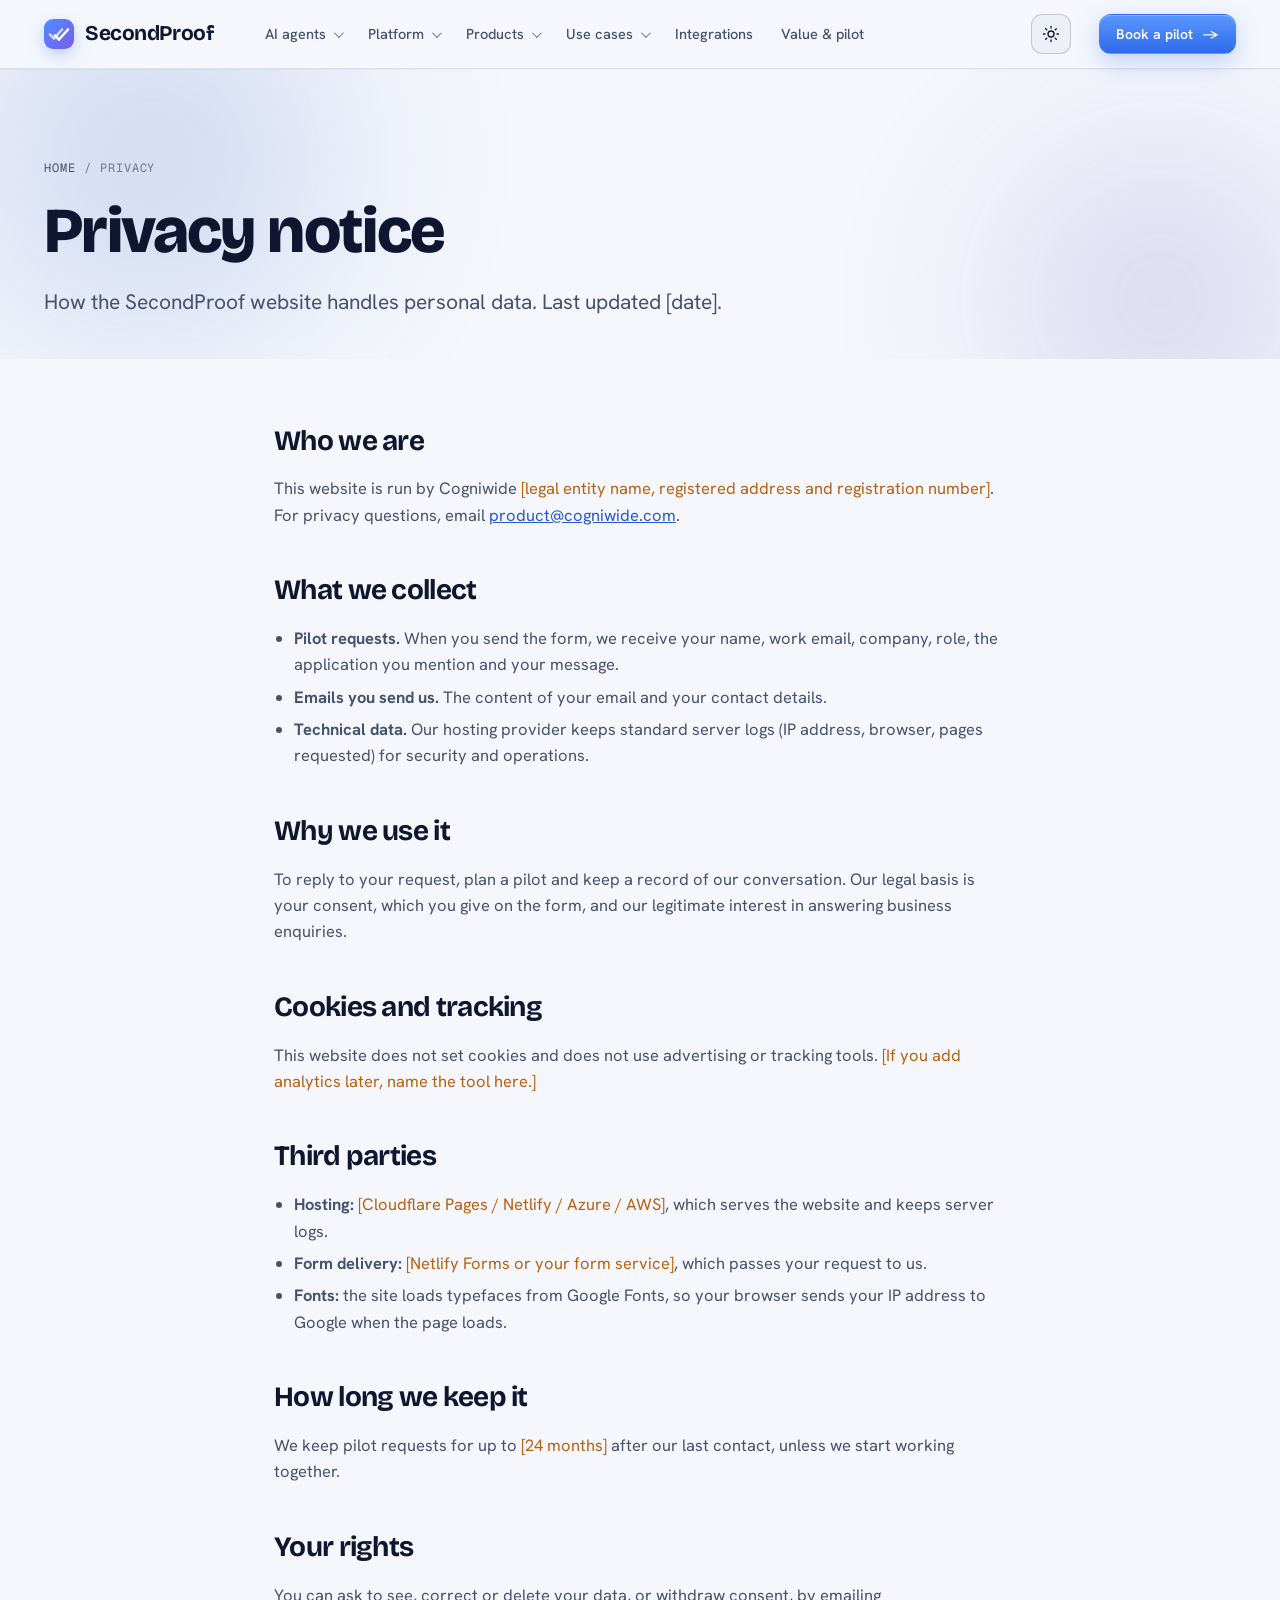
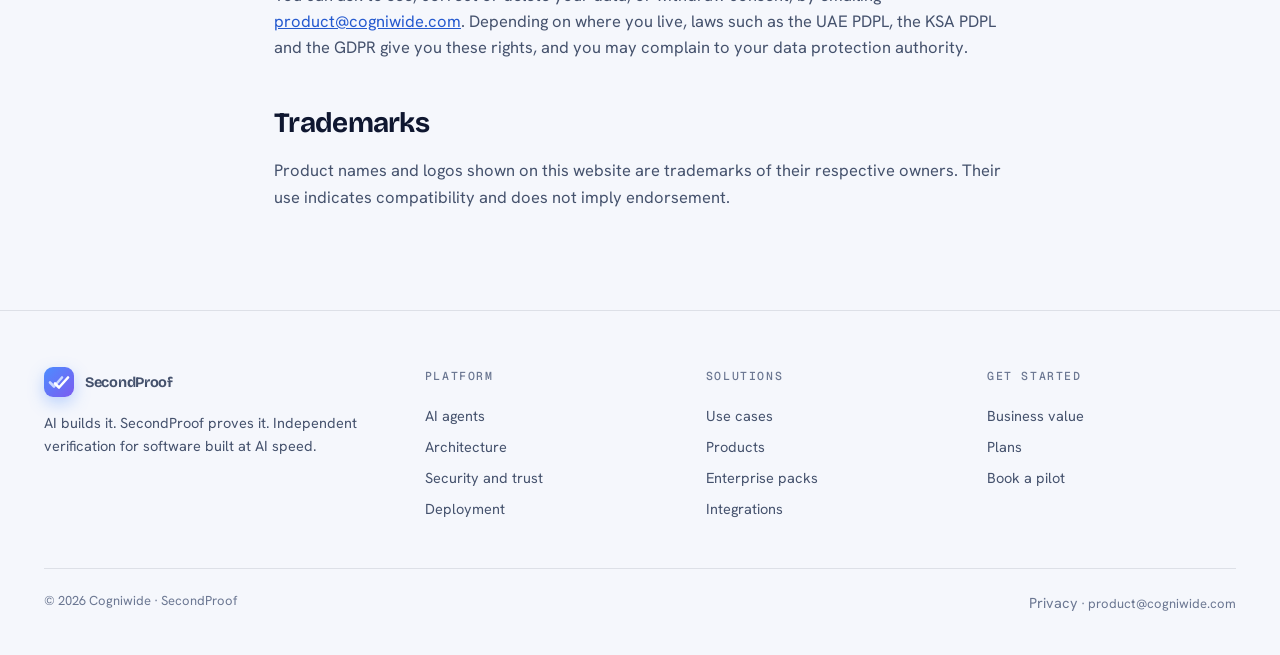
<file: privacy.html>
<!doctype html>
<html lang="en">
<head>
<meta charset="utf-8">
<meta name="viewport" content="width=device-width,initial-scale=1,viewport-fit=cover">
<title>SecondProof privacy notice</title>
<meta name="description" content="How the SecondProof website handles personal data.">
<link rel="canonical" href="https://secondproof.ai/privacy.html">
<meta name="theme-color" content="#060A18">
<link rel="icon" href="favicon.svg" type="image/svg+xml">
<link rel="icon" href="favicon-32.png" sizes="32x32" type="image/png">
<link rel="apple-touch-icon" href="apple-touch-icon.png">
<link rel="manifest" href="site.webmanifest">
<meta property="og:type" content="website">
<meta property="og:site_name" content="SecondProof">
<meta property="og:title" content="SecondProof privacy notice">
<meta property="og:description" content="How the SecondProof website handles personal data.">
<meta property="og:url" content="https://secondproof.ai/privacy.html">
<meta property="og:image" content="https://secondproof.ai/og-image.png">
<meta property="og:image:width" content="1200">
<meta property="og:image:height" content="630">
<meta name="twitter:card" content="summary_large_image">
<meta name="twitter:title" content="SecondProof privacy notice">
<meta name="twitter:description" content="How the SecondProof website handles personal data.">
<meta name="twitter:image" content="https://secondproof.ai/og-image.png">
<link rel="preconnect" href="https://fonts.googleapis.com">
<link rel="stylesheet" href="https://fonts.googleapis.com/css2?family=Bricolage+Grotesque:opsz,wght@12..96,500;12..96,700;12..96,800&family=Hanken+Grotesk:wght@400;500;600;700&family=Geist+Mono:wght@400;500&display=swap">
<link rel="stylesheet" href="site.css">
<style>.doc{max-width:780px}.doc h2{font-size:28px;margin:40px 0 12px}.doc p,.doc li{color:var(--ink2);font-size:16.5px}.doc ul{padding-left:20px;display:grid;gap:6px}.doc a{color:var(--blue2)}.doc .todo{color:var(--amber)}</style>
</head>
<body data-page="privacy">
<header id="vf-header"></header>
<section class="phero" style="padding-block:90px 40px"><div class="glow" aria-hidden="true"></div><div class="wrap"><p class="crumbs"><a href="./">Home</a> / Privacy</p><h1 style="font-size:clamp(38px,5vw,64px)">Privacy notice</h1><p class="lede">How the SecondProof website handles personal data. Last updated <span class="todo">[date]</span>.</p></div></section>
<section style="padding-block:20px 100px"><div class="wrap doc">
<h2>Who we are</h2><p>This website is run by Cogniwide <span class="todo">[legal entity name, registered address and registration number]</span>. For privacy questions, email <a href="mailto:product@cogniwide.com">product@cogniwide.com</a>.</p>
<h2>What we collect</h2><ul><li><b>Pilot requests.</b> When you send the form, we receive your name, work email, company, role, the application you mention and your message.</li><li><b>Emails you send us.</b> The content of your email and your contact details.</li><li><b>Technical data.</b> Our hosting provider keeps standard server logs (IP address, browser, pages requested) for security and operations.</li></ul>
<h2>Why we use it</h2><p>To reply to your request, plan a pilot and keep a record of our conversation. Our legal basis is your consent, which you give on the form, and our legitimate interest in answering business enquiries.</p>
<h2>Cookies and tracking</h2><p>This website does not set cookies and does not use advertising or tracking tools. <span class="todo">[If you add analytics later, name the tool here.]</span></p>
<h2>Third parties</h2><ul><li><b>Hosting:</b> <span class="todo">[Cloudflare Pages / Netlify / Azure / AWS]</span>, which serves the website and keeps server logs.</li><li><b>Form delivery:</b> <span class="todo">[Netlify Forms or your form service]</span>, which passes your request to us.</li><li><b>Fonts:</b> the site loads typefaces from Google Fonts, so your browser sends your IP address to Google when the page loads.</li></ul>
<h2>How long we keep it</h2><p>We keep pilot requests for up to <span class="todo">[24 months]</span> after our last contact, unless we start working together.</p>
<h2>Your rights</h2><p>You can ask to see, correct or delete your data, or withdraw consent, by emailing <a href="mailto:product@cogniwide.com">product@cogniwide.com</a>. Depending on where you live, laws such as the UAE PDPL, the KSA PDPL and the GDPR give you these rights, and you may complain to your data protection authority.</p>
<h2>Trademarks</h2><p>Product names and logos shown on this website are trademarks of their respective owners. Their use indicates compatibility and does not imply endorsement.</p>
</div></section>
<footer id="vf-footer"></footer>
<script src="config.js"></script>
<script src="logos.js"></script>
<script src="site.js"></script>
</body>
</html>
</file>
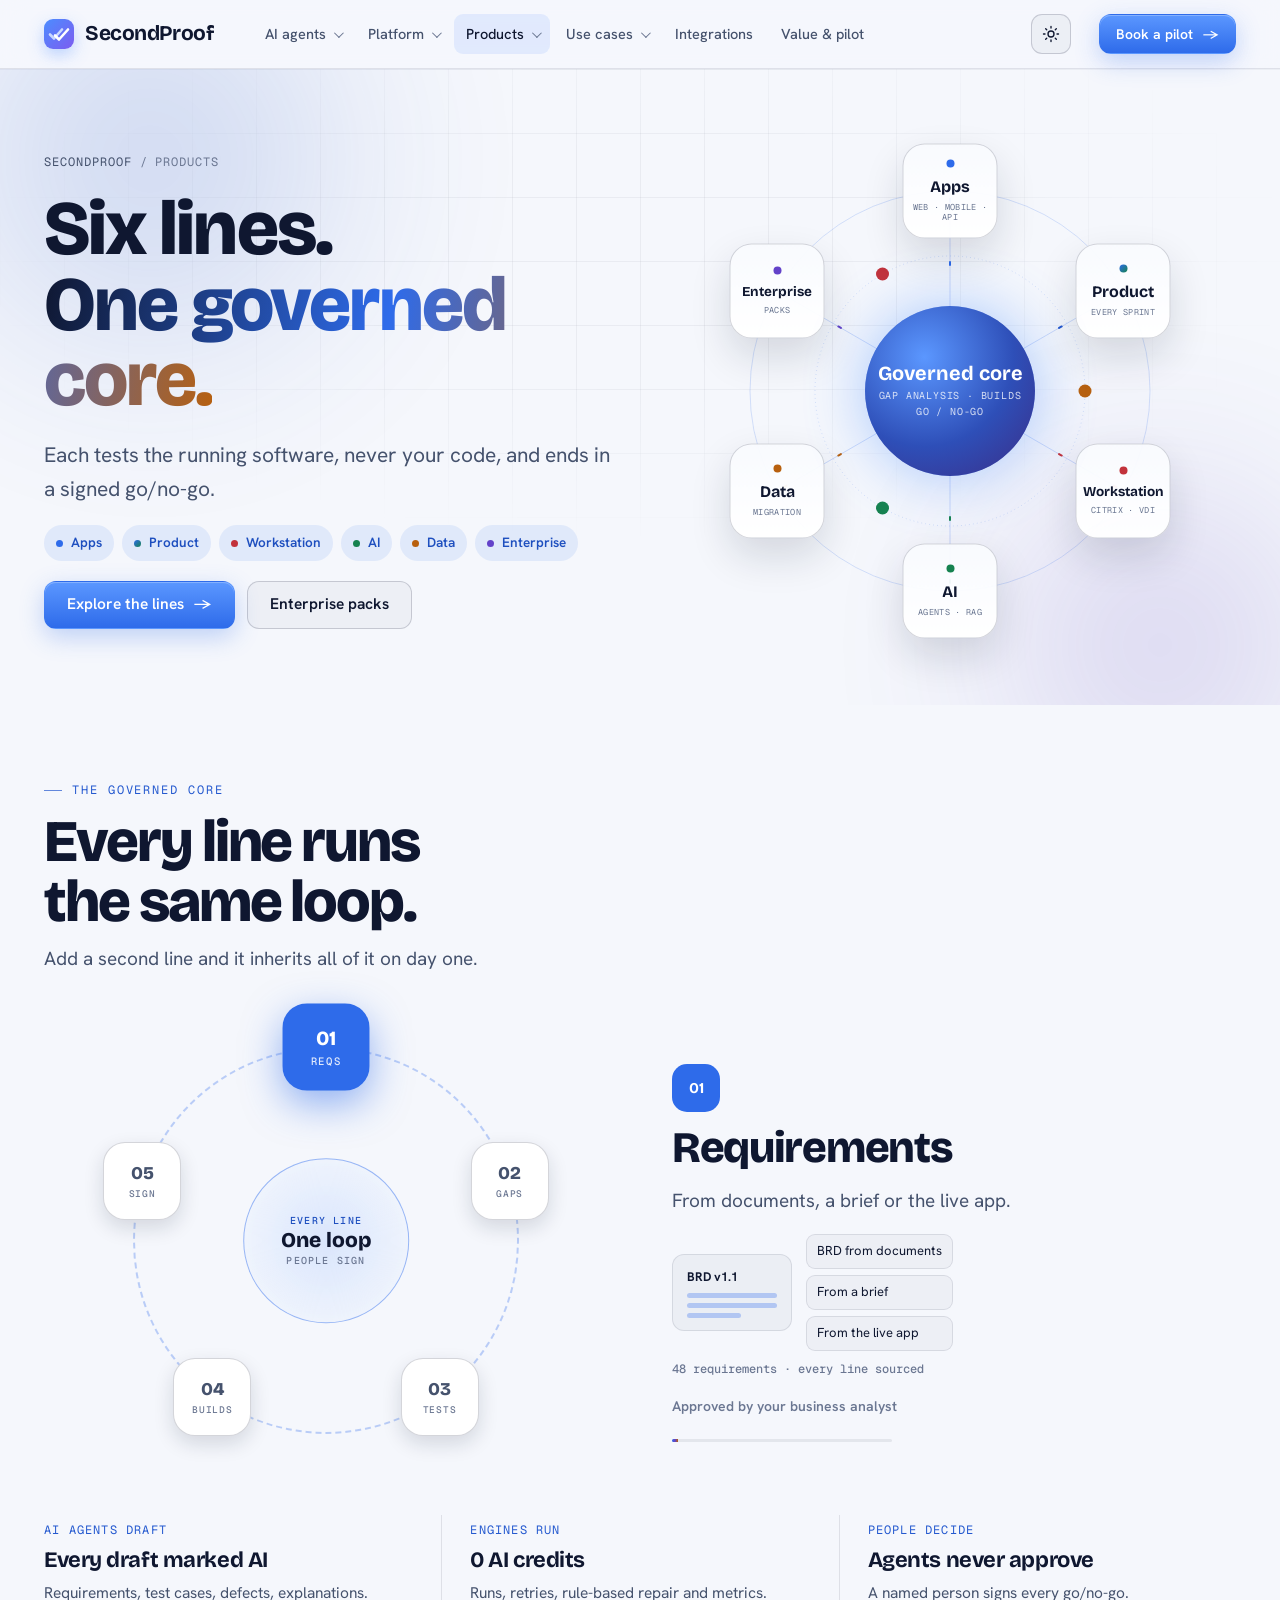
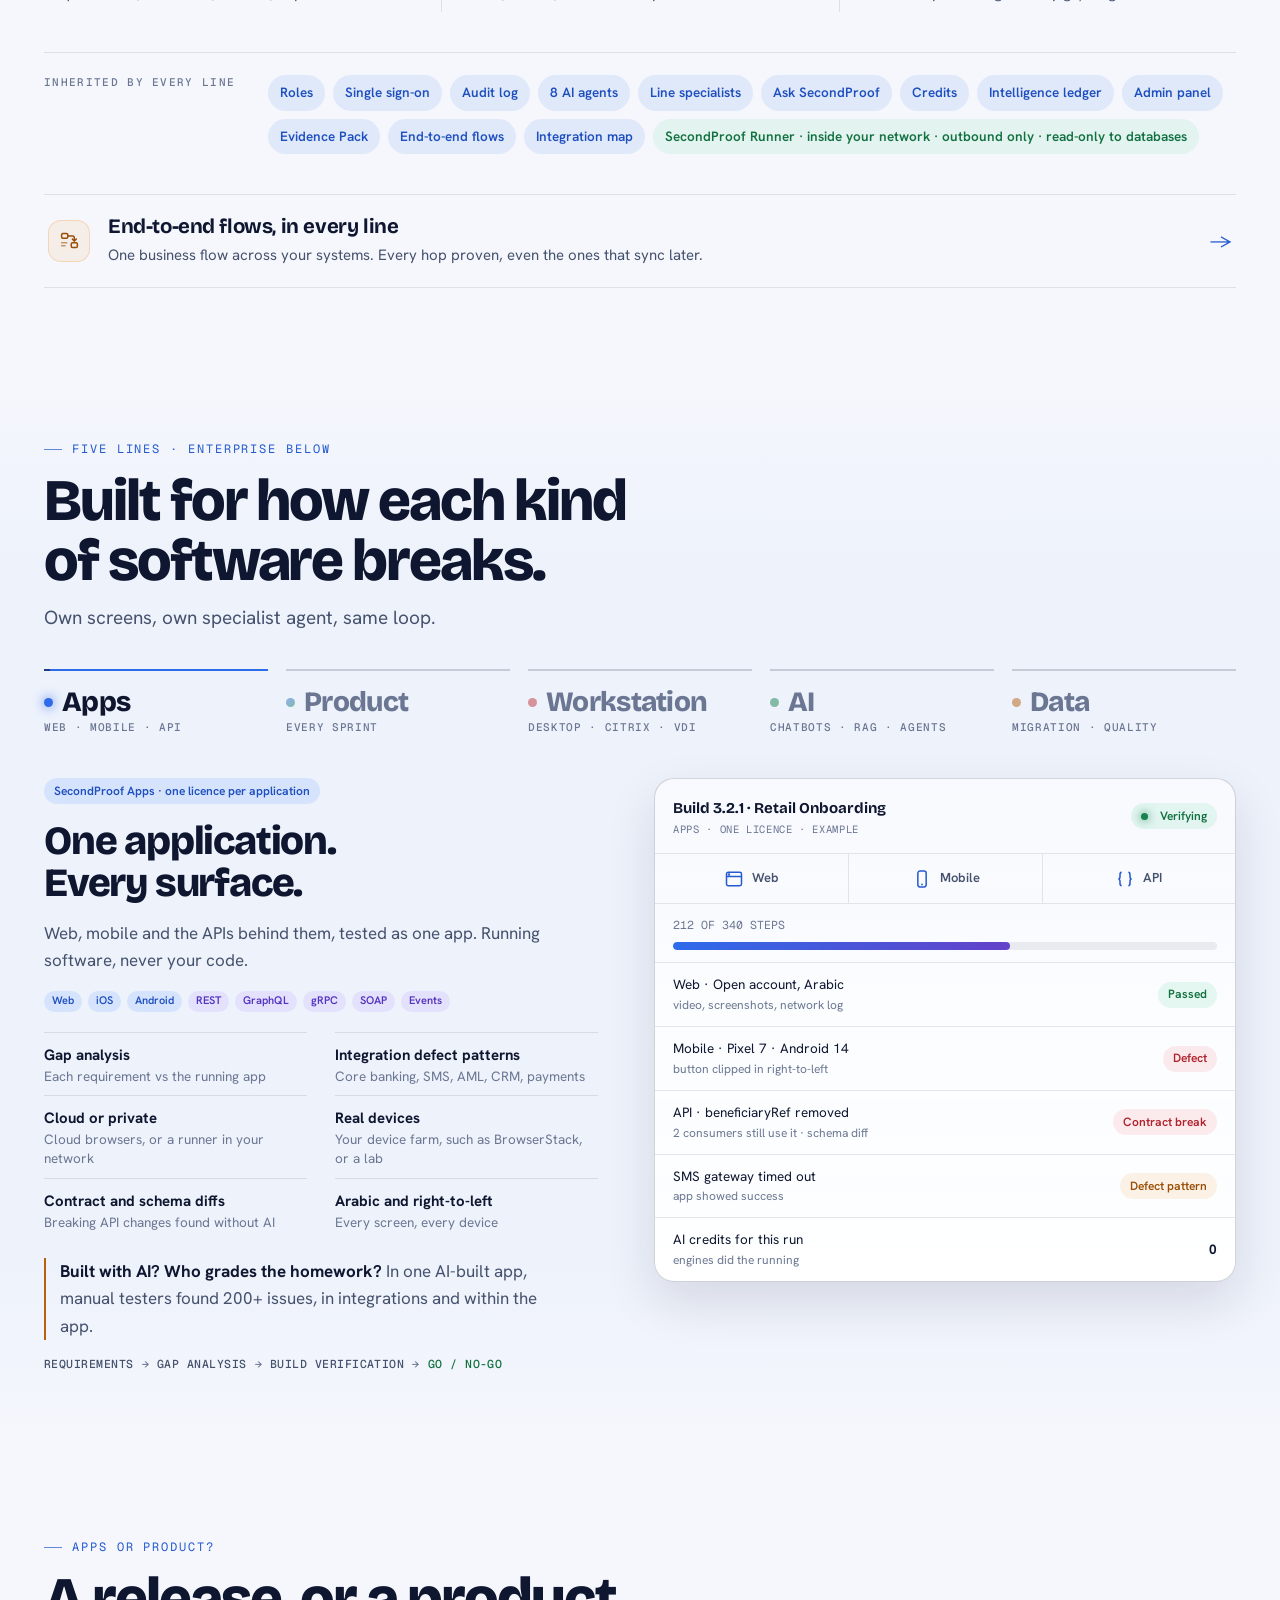
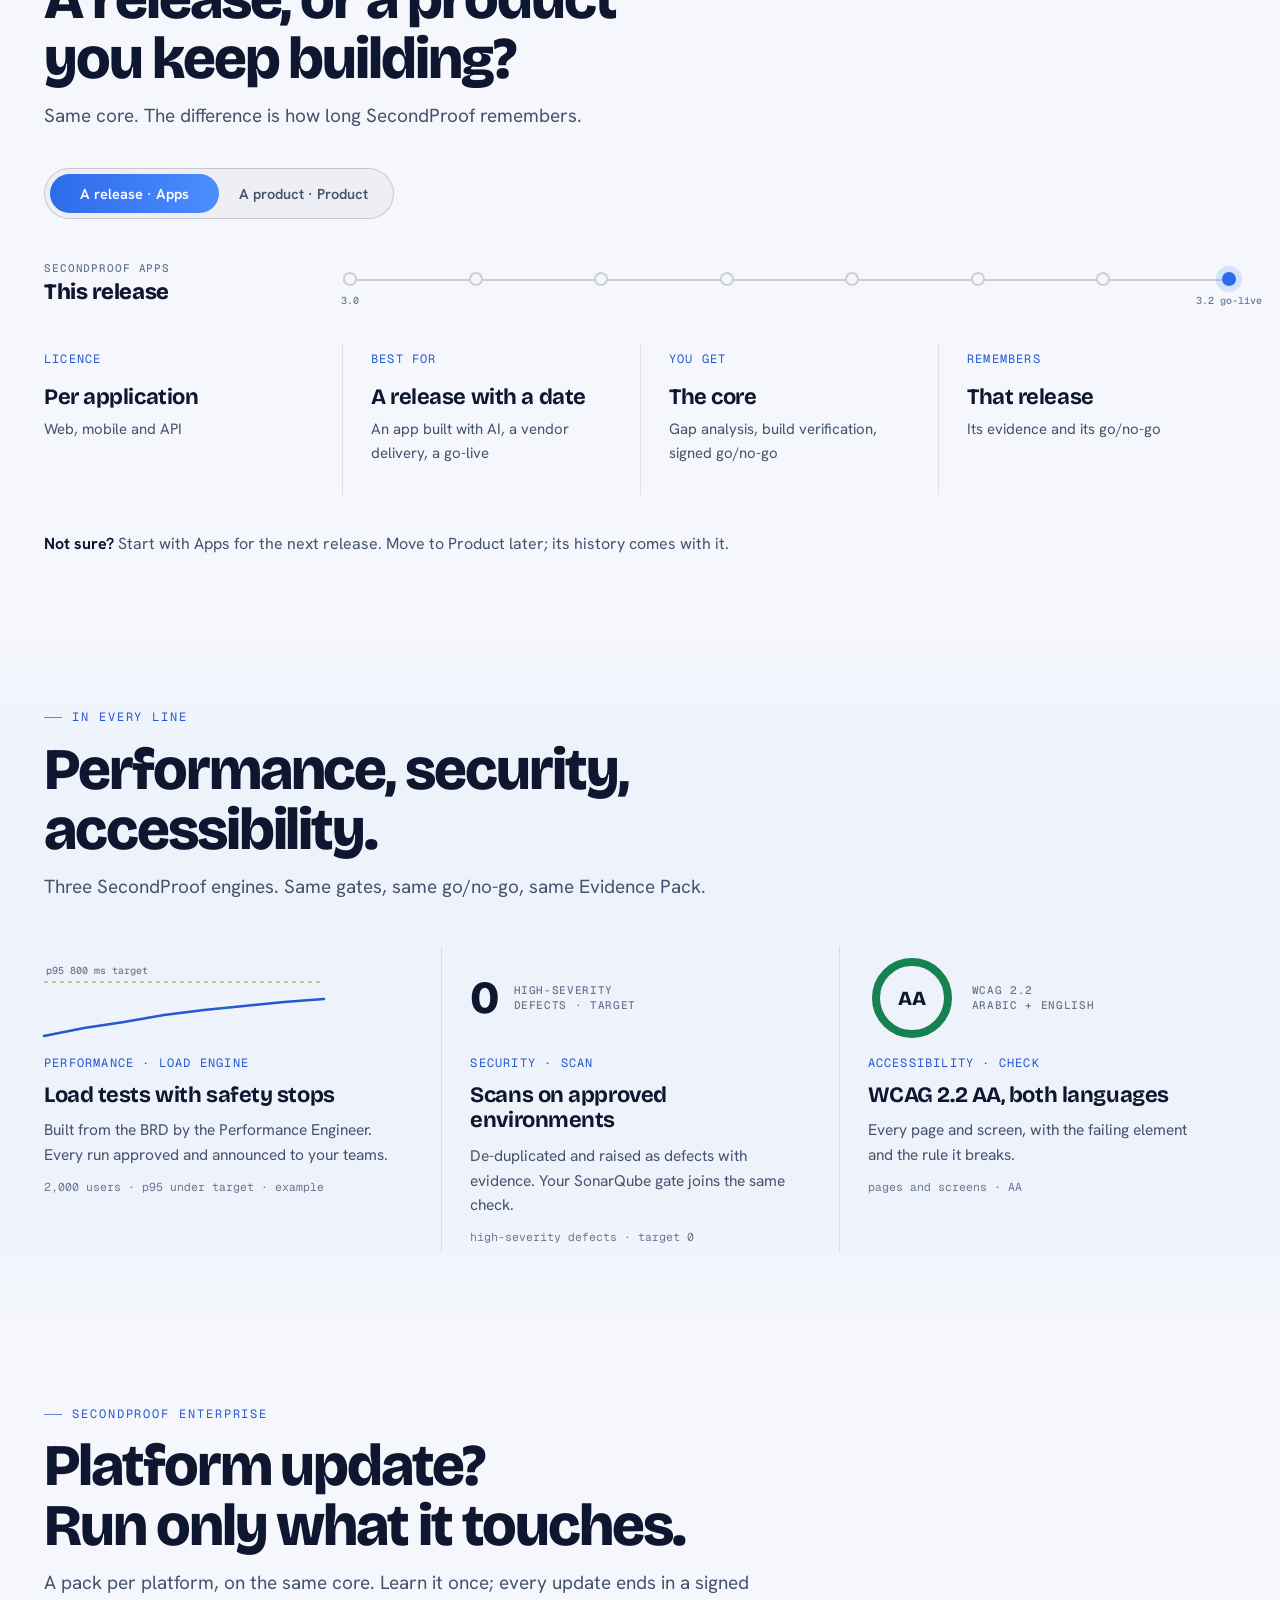
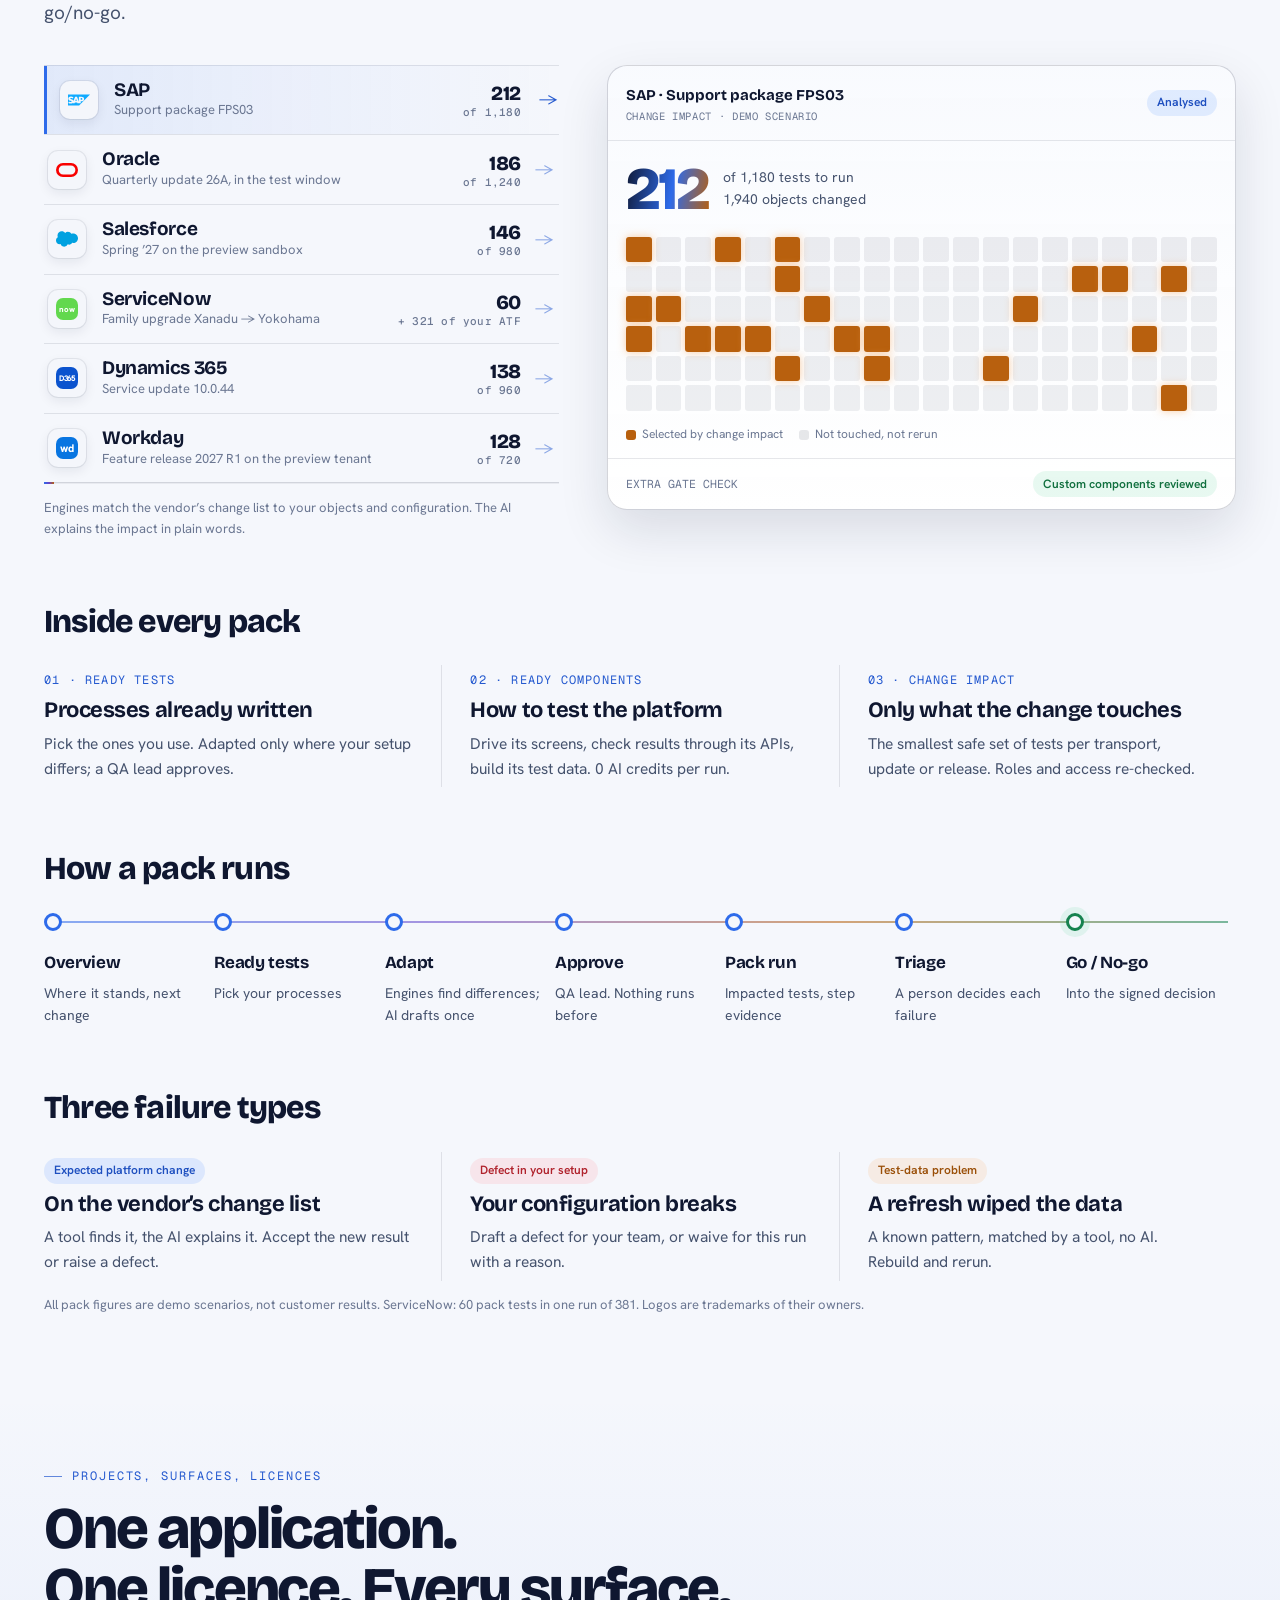
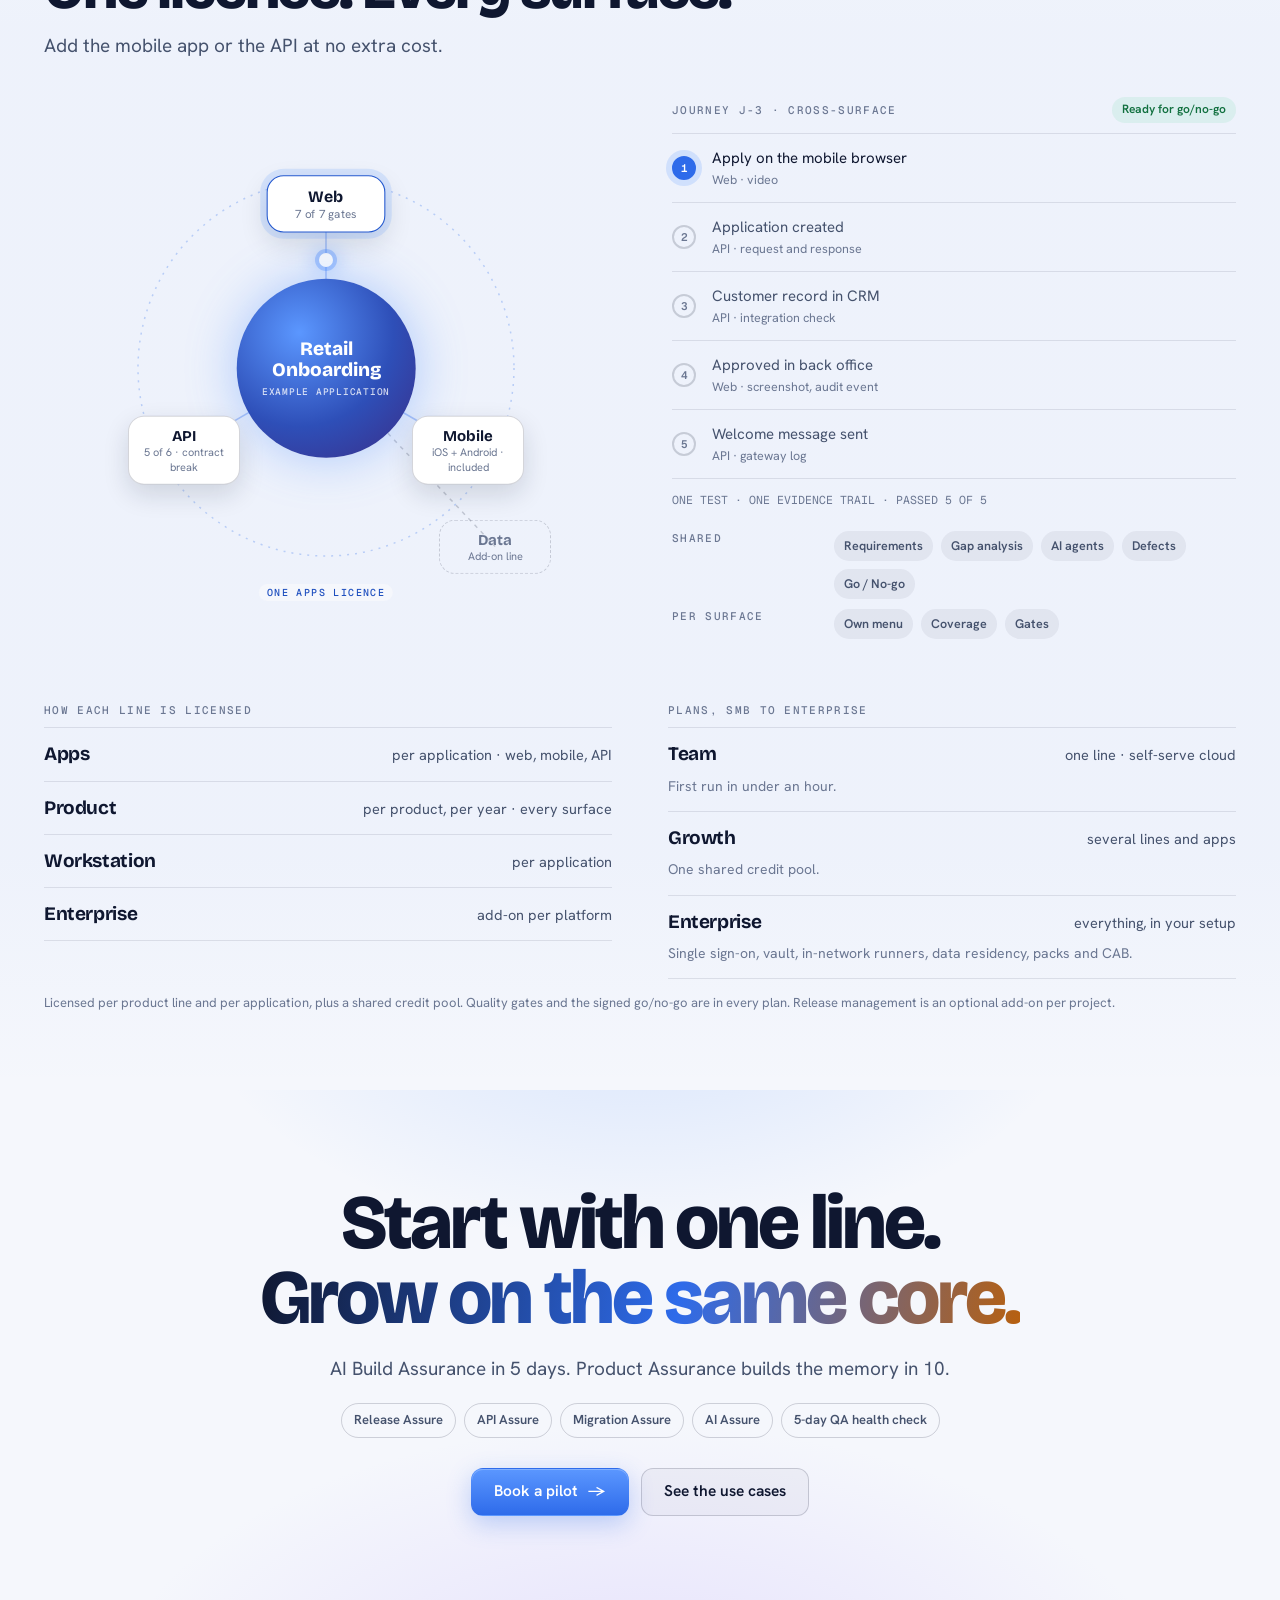
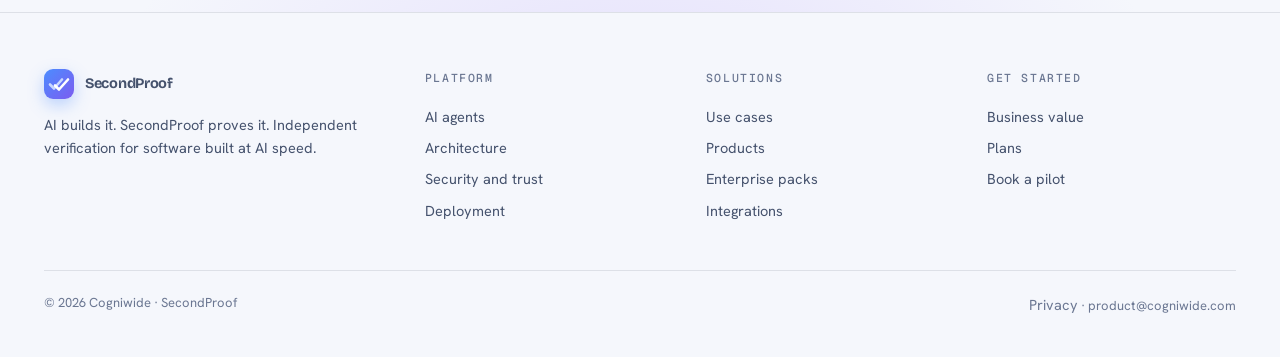
<file: products.html>
<!doctype html>
<html lang="en">
<head>
<meta charset="utf-8">
<meta name="viewport" content="width=device-width,initial-scale=1,viewport-fit=cover">
<title>SecondProof products</title>
<meta name="description" content="Web, API, Data, AI, Mobile and Desktop on one governed core, plus packs for SAP, Oracle, Salesforce, ServiceNow, Dynamics 365 and Workday.">
<link rel="canonical" href="https://secondproof.ai/products.html">
<meta name="theme-color" content="#060A18">
<link rel="icon" href="favicon.svg" type="image/svg+xml">
<link rel="icon" href="favicon-32.png" sizes="32x32" type="image/png">
<link rel="apple-touch-icon" href="apple-touch-icon.png">
<link rel="manifest" href="site.webmanifest">
<meta property="og:type" content="website">
<meta property="og:site_name" content="SecondProof">
<meta property="og:title" content="SecondProof products and enterprise packs">
<meta property="og:description" content="Web, API, Data, AI, Mobile and Desktop on one governed core, plus packs for SAP, Oracle, Salesforce, ServiceNow, Dynamics 365 and Workday.">
<meta property="og:url" content="https://secondproof.ai/products.html">
<meta property="og:image" content="https://secondproof.ai/og-image.png">
<meta property="og:image:width" content="1200">
<meta property="og:image:height" content="630">
<meta name="twitter:card" content="summary_large_image">
<meta name="twitter:title" content="SecondProof products and enterprise packs">
<meta name="twitter:description" content="Web, API, Data, AI, Mobile and Desktop on one governed core, plus packs for SAP, Oracle, Salesforce, ServiceNow, Dynamics 365 and Workday.">
<meta name="twitter:image" content="https://secondproof.ai/og-image.png">
<link rel="preconnect" href="https://fonts.googleapis.com">
<link rel="stylesheet" href="https://fonts.googleapis.com/css2?family=Bricolage+Grotesque:opsz,wght@12..96,500;12..96,700;12..96,800&family=Hanken+Grotesk:wght@400;500;600;700&family=Geist+Mono:wght@400;500&display=swap">
<link rel="stylesheet" href="site.css">
<script>(function(){var t;try{t=localStorage.getItem("sp-theme")}catch(e){}if(!t)t=window.matchMedia&&matchMedia("(prefers-color-scheme: light)").matches?"light":"dark";document.documentElement.setAttribute("data-theme",t)})();</script>
<style>
[hidden]{display:none!important}
.mono{font-family:var(--mono);font-size:11.5px;color:var(--ink3)}
.mlab{font:500 11px var(--mono);letter-spacing:.12em;text-transform:uppercase;color:var(--ink3)}
.tag.xs{height:21px;font-size:11px;padding:0 8px}
.dot{display:inline-block;width:7px;height:7px;border-radius:50%;margin-right:6px;background:var(--green);box-shadow:0 0 10px var(--green)}
@media (prefers-reduced-motion:no-preference){.dot.live{animation:blink 1.6s ease-in-out infinite}@keyframes blink{50%{opacity:.35}}}
.win{background:linear-gradient(180deg,rgba(var(--s2),.92),rgba(var(--s1),.95));border:1px solid var(--line2);border-radius:20px;box-shadow:0 40px 90px rgba(0,0,0,.5);overflow:hidden;min-width:0}
.win-h{display:flex;justify-content:space-between;align-items:center;gap:12px;padding:15px 18px;border-bottom:1px solid var(--line)}
.win-h b{font-size:15px;font-family:var(--display);font-weight:700}
.win-h small{display:block;color:var(--ink3);font-family:var(--mono);font-size:10.5px;letter-spacing:.06em}
.row{display:flex;justify-content:space-between;align-items:center;gap:12px;padding:11px 18px;border-bottom:1px solid var(--line);font-size:13.5px}
.row:last-child{border-bottom:0}
.row small{display:block;color:var(--ink3);font-size:12px}
.row>div{min-width:0}

/* hero */
.phero{padding-block:72px 64px}
.hgrid{display:grid;grid-template-columns:1fr 1fr;gap:48px;align-items:center}
.hgrid .copy{display:flex;flex-direction:column;gap:20px;min-width:0}
.phero h1{font-size:clamp(42px,6vw,80px)}
.acts{display:flex;gap:12px;flex-wrap:wrap}
.hchips{display:flex;gap:8px;flex-wrap:wrap}
.hchips a{display:inline-flex;align-items:center;gap:8px;font-size:13.5px;font-weight:600;padding:7px 12px;border-radius:999px;background:rgba(var(--b2r),.1);color:var(--tx-blue);text-decoration:none;transition:background .2s,transform .2s}
.hchips a:hover{background:rgba(var(--b2r),.2);transform:translateY(-2px)}
.hchips a i{width:7px;height:7px;border-radius:50%}
@media (max-width:960px){.hgrid{grid-template-columns:1fr}}
.orbit{position:relative;width:min(500px,100%);aspect-ratio:1;margin:0 auto}
.orbit .ring,.orbit .ring2{position:absolute;inset:0}
.orbit svg{position:absolute;inset:0;width:100%;height:100%;overflow:visible}
.orbit .trk{fill:none;stroke:rgba(var(--b2r),.18);stroke-width:1;vector-effect:non-scaling-stroke}
.orbit .sp{stroke:rgba(var(--b2r),.22);stroke-width:1;vector-effect:non-scaling-stroke}
.orbit .spf{stroke-width:2;stroke-linecap:round;stroke-dasharray:3 60;vector-effect:non-scaling-stroke}
.orbit .core{position:absolute;left:50%;top:50%;width:34%;aspect-ratio:1;transform:translate(-50%,-50%);border-radius:50%;display:grid;place-items:center;text-align:center;background:radial-gradient(circle at 35% 30%,#5B97FF,#2E4FB8 55%,#3B2C86);box-shadow:0 0 60px rgba(76,141,255,.45);padding:8px;color:#fff}
.orbit .core b{display:block;font-family:var(--display);font-size:clamp(15px,2.2vw,20px);line-height:1.1}
.orbit .core small{display:block;font-family:var(--mono);font-size:clamp(8.5px,1.1vw,10px);letter-spacing:.08em;color:rgba(255,255,255,.8);margin-top:4px}
.orbit .halo{position:absolute;left:50%;top:50%;width:34%;aspect-ratio:1;transform:translate(-50%,-50%);border-radius:50%;border:1px solid rgba(var(--b2r),.5)}
.node{position:absolute;transform:translate(-50%,-50%);width:clamp(76px,19%,98px)}
.node .in{aspect-ratio:1;border-radius:22px;border:1px solid var(--line2);background:linear-gradient(180deg,rgba(var(--s2),.96),rgba(var(--s1),.96));display:flex;flex-direction:column;align-items:center;justify-content:center;gap:2px;box-shadow:0 18px 40px var(--shadow)}
.node b{font-family:var(--display);font-size:clamp(13px,1.6vw,16px);max-width:100%;overflow:hidden;text-overflow:ellipsis}
.node small{font-family:var(--mono);font-size:8.5px;letter-spacing:.04em;color:var(--ink3);text-transform:uppercase;text-align:center;line-height:1.25;padding-inline:4px}
.orbit .node.long b{font-size:clamp(11px,1.3vw,13.5px)}
.node i{width:8px;height:8px;border-radius:50%;margin-bottom:4px}
@media (max-width:440px){.node{width:70px}.node .in{border-radius:18px}.node small{font-size:7.5px}.orbit .node.long b{font-size:11px}}
@media (prefers-reduced-motion:no-preference){
 .orbit .ring{animation:spin 70s linear infinite}
 .orbit .ring .node .in{animation:spin 70s linear infinite reverse}
 .orbit .ring2{animation:spin 26s linear infinite reverse}
 .orbit .spf{animation:out 2.6s linear infinite}
 .orbit .halo{animation:halo 3s ease-out infinite}
 @keyframes spin{to{transform:rotate(360deg)}}
 @keyframes out{from{stroke-dashoffset:63}to{stroke-dashoffset:0}}
 @keyframes halo{0%{transform:translate(-50%,-50%) scale(1);opacity:.8}100%{transform:translate(-50%,-50%) scale(1.5);opacity:0}}
}

/* core loop ring */
#core,#surfaces{overflow-x:clip}
.lp{display:grid;grid-template-columns:minmax(0,1fr) minmax(0,1fr);gap:64px;align-items:center}
.lp-c{position:relative;width:100%;max-width:460px;aspect-ratio:1;margin-inline:auto}
.lp-ring{position:absolute;inset:8%;border-radius:50%;border:2px dashed rgba(var(--b2r),.3)}
@media (prefers-reduced-motion:no-preference){.lp-ring{animation:spin 60s linear infinite}}
.lp-arm{position:absolute;inset:8%;border-radius:50%;transition:transform 1s cubic-bezier(.65,0,.25,1);pointer-events:none}
.lp-arm i{position:absolute;left:50%;top:0;width:14px;height:14px;margin:-7px 0 0 -7px;border-radius:50%;background:#fff;border:3px solid #4C8DFF;box-shadow:0 0 0 5px rgba(76,141,255,.35),0 0 26px #4C8DFF}
.lp-hub{position:absolute;left:50%;top:50%;width:36%;aspect-ratio:1;transform:translate(-50%,-50%);border-radius:50%;display:flex;flex-direction:column;align-items:center;justify-content:center;gap:2px;text-align:center;background:radial-gradient(circle,rgba(76,141,255,.16),rgba(var(--s2),.6));border:1.5px solid rgba(var(--b2r),.45)}
.lp-hub b{font:800 clamp(15px,1.7vw,21px) var(--display);color:var(--ink);line-height:1.1}
.lp-hub small{font:500 10px var(--mono);letter-spacing:.12em;text-transform:uppercase;color:var(--tx-blue)}
.lp-hub small:last-child{color:var(--ink3)}
.lp.ck .lp-hub{border-color:rgba(245,166,91,.6);box-shadow:0 0 0 14px rgba(245,166,91,.14),0 0 60px rgba(245,166,91,.3)}
.lp-n{position:absolute;width:78px;height:78px;margin:-39px 0 0 -39px;border-radius:22px;border:1.5px solid var(--line2);background:var(--surface);color:var(--ink2);cursor:pointer;display:flex;flex-direction:column;align-items:center;justify-content:center;gap:3px;transition:all .4s;box-shadow:0 8px 20px var(--shadow);font-family:var(--body);padding:0}
.lp-n b{font:800 18px var(--display)}
.lp-n em{font:500 9.5px var(--mono);letter-spacing:.08em;text-transform:uppercase;font-style:normal;color:var(--ink3)}
.lp-n:hover{color:var(--ink);border-color:var(--blue2)}
.lp-n.on{color:#fff;border-color:transparent;transform:scale(1.12)}
.lp-n.on em{color:rgba(255,255,255,.85)}
.lp-n[data-c="blue"].on{background:#2E6BEA;box-shadow:0 12px 34px rgba(46,107,234,.5)}
.lp-n[data-c="violet"].on{background:#7C5CF0;box-shadow:0 12px 34px rgba(124,92,240,.5)}
.lp-n[data-c="blue2"].on{background:#4C8DFF;box-shadow:0 12px 34px rgba(76,141,255,.5)}
.lp-n[data-c="amber"].on{background:#C46A12;box-shadow:0 12px 34px rgba(196,106,18,.5)}
.lp-n[data-c="green"].on{background:#16824F;box-shadow:0 12px 34px rgba(22,130,79,.5)}
.lp-panel{position:relative;min-height:390px}
.lp-p{position:absolute;inset:0;display:flex;flex-direction:column;justify-content:center;gap:14px;opacity:0;transform:translateX(24px);transition:opacity .5s,transform .6s cubic-bezier(.2,.7,.2,1);pointer-events:none}
.lp-p.on{opacity:1;transform:none;pointer-events:auto}
.lp-k{width:48px;height:48px;border-radius:15px;display:grid;place-items:center;color:#fff;font:700 15px var(--display)}
.lp-p h3{font:800 clamp(30px,3.4vw,46px)/1.05 var(--display);letter-spacing:-.03em}
.lp-p p{font-size:clamp(17px,1.5vw,19px);color:var(--ink2);max-width:440px}
.lp-who{font-size:14px;font-weight:600;color:var(--ink3)}
.lp-who.ck{color:var(--tx-amber)}
.lp-v{margin:4px 0}
.lp-v small{display:block;font:500 12px var(--mono);color:var(--ink3);margin-top:10px}
.lp-bar{position:absolute;left:0;bottom:-6px;width:220px;height:3px;border-radius:2px;background:rgba(var(--wsh),.08);overflow:hidden}
.lp-bar i{display:block;height:100%;width:0;background:linear-gradient(90deg,var(--blue),var(--violet),var(--amber))}
.v-src{display:flex;align-items:center;gap:14px;flex-wrap:wrap}
.v-doc{width:120px;padding:12px 14px;border-radius:12px;background:rgba(var(--wsh),.04);border:1px solid var(--line)}
.v-doc b{font-size:12.5px;display:block;margin-bottom:6px}.v-doc i{display:block;height:5px;border-radius:3px;background:rgba(var(--b2r),.3);margin-top:5px}.v-doc i.s{width:60%}
.v-src .src{display:flex;flex-direction:column;gap:6px}
.v-src .src span{font-size:13px;padding:6px 10px;border-radius:9px;border:1px solid var(--line);background:rgba(var(--wsh),.03);opacity:0;transform:translateX(-8px);transition:opacity .4s,transform .5s}
.lp-p.on .v-src .src span{opacity:1;transform:none}
.lp-p.on .v-src .src span:nth-child(2){transition-delay:.25s}.lp-p.on .v-src .src span:nth-child(3){transition-delay:.5s}
.v-gap{width:min(320px,100%)}
.v-gap .gb{display:flex;height:12px;border-radius:6px;overflow:hidden;background:rgba(var(--wsh),.06)}
.v-gap .gb span{width:0;transition:width .9s cubic-bezier(.2,.7,.2,1)}
.lp-p.on .v-gap .g1{width:58%}.lp-p.on .v-gap .g2{width:14%}.lp-p.on .v-gap .g3{width:10%}.lp-p.on .v-gap .g4{width:12%}.lp-p.on .v-gap .g5{width:6%}
.v-gap .lg2{display:flex;flex-wrap:wrap;gap:6px;margin-top:12px}
.v-run span.tr{display:block;width:280px;max-width:100%;height:10px;border-radius:6px;background:rgba(var(--wsh),.07);overflow:hidden}
.v-run span.tr i{display:block;height:100%;width:0;background:linear-gradient(90deg,var(--blue),var(--green));transition:width 2.2s linear}
.lp-p.on .v-run span.tr i{width:100%}
.v-run .ch{display:flex;gap:6px;flex-wrap:wrap;margin-top:12px}
.v-bld{display:flex;flex-direction:column;gap:6px}
.v-bld span{display:flex;align-items:center;justify-content:space-between;gap:14px;width:280px;max-width:100%;font-size:13.5px;padding:8px 12px;border-radius:10px;border:1px solid var(--line);background:rgba(var(--wsh),.03);opacity:0;transform:translateY(6px);transition:opacity .4s,transform .5s}
.lp-p.on .v-bld span{opacity:1;transform:none}
.lp-p.on .v-bld span:nth-child(2){transition-delay:.35s}.lp-p.on .v-bld span:nth-child(3){transition-delay:.7s}
.v-go{display:flex;align-items:center;gap:22px;flex-wrap:wrap}
.v-go .stamp{display:inline-grid;place-items:center;width:84px;height:52px;border:3px solid var(--green);border-radius:10px;color:var(--green);font:800 24px var(--display);letter-spacing:.06em;transform:rotate(-8deg) scale(1.6);opacity:0;transition:transform .45s cubic-bezier(.2,1.6,.4,1) .25s,opacity .3s .25s}
.lp-p.on .v-go .stamp{transform:rotate(-8deg) scale(1);opacity:1}
.hm{display:grid;grid-template-columns:repeat(6,16px);gap:4px}
.hm i{width:16px;height:16px;border-radius:4px;background:rgba(var(--wsh),.08);transition:background .4s}
.lp-p.on .hm i.g{background:rgba(95,211,154,.75)}.lp-p.on .hm i.a{background:rgba(245,166,91,.8)}.lp-p.on .hm i.r{background:rgba(255,122,127,.85)}
.lp-p.on .hm i:nth-child(3n){transition-delay:.15s}.lp-p.on .hm i:nth-child(3n+1){transition-delay:.3s}
@media (max-width:900px){.lp{grid-template-columns:1fr;gap:28px}.lp-c{max-width:360px}.lp-n{width:56px;height:56px;margin:-28px 0 0 -28px;border-radius:16px}.lp-n em{display:none}.lp-n b{font-size:15px}.lp-panel{min-height:350px}}
/* principle columns */
.c3{grid-template-columns:repeat(3,minmax(0,1fr))}
@media (max-width:860px){.c3{grid-template-columns:1fr;row-gap:22px}.c3>div{border-left:0!important;padding-left:0!important}}
.fnd{margin-top:40px;padding-top:22px;border-top:1px solid var(--line);display:grid;grid-template-columns:200px minmax(0,1fr);gap:12px 24px;align-items:start}
.fnd .m-chips{margin-top:0}
.fnd .m-chips span.rn{background:rgba(95,211,154,.12);color:var(--tx-green)}
@media (max-width:760px){.fnd{grid-template-columns:1fr}}

/* product lines */
.pl-tabs{display:grid;grid-template-columns:repeat(5,minmax(0,1fr));gap:0 18px}
.pl-tabs button{all:unset;box-sizing:border-box;cursor:pointer;position:relative;display:flex;flex-direction:column;gap:2px;padding:16px 0 4px;border-top:2px solid var(--line2);transition:border-color .3s}
.pl-tabs button b{display:flex;align-items:center;gap:9px;font:800 clamp(20px,2.2vw,28px)/1.1 var(--display);letter-spacing:-.025em;color:var(--ink3);transition:color .3s}
.pl-tabs button b i{width:9px;height:9px;border-radius:50%;flex:none;opacity:.5;transition:opacity .3s}
.pl-tabs button small{font:500 11px var(--mono);letter-spacing:.06em;text-transform:uppercase;color:var(--ink3)}
.pl-tabs button:hover b{color:var(--ink2)}
.pl-tabs button[aria-selected="true"] b{color:var(--ink)}
.pl-tabs button[aria-selected="true"] b i{opacity:1;box-shadow:0 0 12px currentColor}
.pl-tabs button[aria-selected="true"]{border-color:var(--c,var(--blue))}
.pl-tabs button:focus-visible{outline:2px solid var(--blue2);outline-offset:4px}
.pl-tabs .pb{position:absolute;left:0;right:0;top:-2px;height:2px;overflow:hidden}
.pl-tabs .pb i{display:block;height:100%;width:0;background:var(--ink);opacity:.55}
@media (max-width:760px){.pl-tabs{display:flex;flex-wrap:wrap;gap:8px}.pl-tabs button{border:1px solid var(--line2);border-radius:999px;padding:8px 14px}.pl-tabs button b{font-size:15px}.pl-tabs button small,.pl-tabs .pb{display:none}.pl-tabs button[aria-selected="true"]{background:rgba(var(--b2r),.12)}}
.pl-ps{position:relative}
.pl-p{display:grid;grid-template-columns:minmax(0,1fr) minmax(0,1.05fr);gap:56px;align-items:start;padding-top:40px}
@media (max-width:960px){.pl-p{grid-template-columns:1fr;gap:32px}}
.pl-copy{display:flex;flex-direction:column;gap:16px;min-width:0}
.pl-copy h3{font:800 clamp(28px,3.2vw,40px)/1.05 var(--display);letter-spacing:-.03em}
.pl-copy>p{color:var(--ink2);font-size:17px;max-width:520px}
.pl-copy .tag{align-self:flex-start}
.pl-sf{display:flex;gap:6px;flex-wrap:wrap}
.pl-caps{list-style:none;margin:4px 0 0;padding:0;display:grid;grid-template-columns:1fr 1fr;column-gap:28px}
.pl-caps li{padding:10px 0;border-top:1px solid var(--line);min-width:0}
.pl-caps b{display:block;font-size:15px}
.pl-caps small{display:block;color:var(--ink3);font-size:13.5px;line-height:1.4}
@media (max-width:560px){.pl-caps{grid-template-columns:1fr}}
.pl-flow{display:flex;flex-wrap:wrap;align-items:center;gap:6px 8px;font:500 11.5px var(--mono);letter-spacing:.04em;text-transform:uppercase;color:var(--ink2)}
.pl-flow i{font-style:normal;color:var(--ink3)}
.pl-flow span:last-child{color:var(--tx-green)}
.pl-note{font-size:14px;color:var(--ink2);padding-left:14px;border-left:2px solid var(--amber)}
.pl-note b{color:var(--ink)}
.t-prod{background:linear-gradient(90deg,rgba(76,141,255,.16),rgba(95,211,154,.16));color:var(--tx-blue2)}
/* panel visuals: base = final state, animation plays from the start state */
@media (prefers-reduced-motion:no-preference){
 .ld{animation:ld .5s cubic-bezier(.2,.7,.2,1) both;animation-delay:calc(.5s + var(--i,0)*.45s)}
 @keyframes ld{from{opacity:0;transform:translateX(-10px)}}
 .pop{animation:pop .4s cubic-bezier(.2,1.5,.4,1) both;animation-delay:calc(.3s + var(--i,0)*.12s)}
 @keyframes pop{from{opacity:0;transform:scale(0)}}
 .grw{animation:grw 1.8s cubic-bezier(.2,.7,.2,1) both;animation-delay:calc(.3s + var(--i,0)*.2s);transform-origin:0 50%}
 @keyframes grw{from{transform:scaleX(0)}}
}
/* apps */
.sf3{display:grid;grid-template-columns:repeat(3,minmax(0,1fr));border-bottom:1px solid var(--line)}
.sf3 span{display:flex;align-items:center;justify-content:center;gap:8px;padding:14px 8px;font-size:13px;font-weight:600;color:var(--ink2);border-left:1px solid var(--line)}
.sf3 span:first-child{border-left:0}
.sf3 svg{width:20px;height:20px;flex:none;color:var(--blue2)}
@media (prefers-reduced-motion:no-preference){.sf3 span{animation:sfp 3.6s ease-in-out infinite}.sf3 span:nth-child(2){animation-delay:1.2s}.sf3 span:nth-child(3){animation-delay:2.4s}@keyframes sfp{0%,30%,100%{background:transparent}12%{background:rgba(var(--b2r),.1)}}}
.pg{padding:12px 18px;display:grid;gap:8px;border-bottom:1px solid var(--line)}
.pgb{height:8px;border-radius:5px;background:rgba(var(--wsh),.07);overflow:hidden}
.pgb i{display:block;height:100%;width:62%;border-radius:5px;background:linear-gradient(90deg,var(--blue),var(--violet))}
/* product memory */
.fm-h,.fm-r{display:grid;grid-template-columns:minmax(0,1fr) minmax(156px,42%);gap:12px;align-items:center;padding:9px 18px;border-bottom:1px solid var(--line)}
.fm-h{padding-block:8px}
.fm-r>div:first-child{min-width:0;font-size:13.5px}
.fm-r small{display:block;color:var(--ink3);font-size:11.5px;line-height:1.35}
.fm-r .tag{margin-top:4px}
.fm-t{display:grid;grid-template-columns:repeat(6,1fr);align-items:center;justify-items:center;position:relative;height:30px;border-radius:8px;background:linear-gradient(90deg,transparent 66.66%,rgba(var(--b2r),.1) 66.66% 83.33%,transparent 83.33%)}
.fm-t::before{content:"";position:absolute;left:8%;right:8%;top:50%;height:1px;background:var(--line2)}
.fm-h .fm-t{background:none;height:auto}.fm-h .fm-t::before{display:none}
.fm-h .fm-t span{font:500 10.5px var(--mono);color:var(--ink3)}
.fm-h .fm-t span.now{color:var(--tx-blue);font-weight:600}
.fm-t i{position:relative;width:11px;height:11px;border-radius:50%}
.fm-t i.p{background:var(--green);box-shadow:0 0 8px rgba(95,211,154,.5)}
.fm-t i.x{border:1.5px solid rgba(var(--wsh),.25);background:var(--bg)}
.fm-t i.d{background:var(--red);box-shadow:0 0 0 4px rgba(255,122,127,.2)}
.fm-t i.pl{border:2px dashed var(--violet);background:var(--bg)}
.fm-t i.rt{width:12px;height:2px;border-radius:1px;background:var(--ink3)}
.fm-t i.e{visibility:hidden}
.fm-r.flag{background:linear-gradient(90deg,rgba(245,166,91,.08),transparent 70%)}
.rd{padding:12px 18px 14px;display:grid;gap:7px}
.rd .rl{display:grid;grid-template-columns:56px 1fr 40px;gap:10px;align-items:center;font-size:12.5px}
.rd .rl span:first-child{font-family:var(--mono);font-size:11px;color:var(--ink2)}
.rd .bar{height:8px;border-radius:5px;background:rgba(var(--wsh),.07);overflow:hidden}
.rd .bar i{display:block;height:100%;border-radius:5px;background:linear-gradient(90deg,var(--blue),var(--green))}
/* workstation */
.ws-bar{display:flex;align-items:center;gap:7px;padding:11px 14px;border-bottom:1px solid var(--line);background:rgba(var(--wsh),.03)}
.ws-bar>i{width:10px;height:10px;border-radius:50%;background:rgba(var(--wsh),.15)}
.ws-bar span{flex:1;min-width:0;font:500 11px var(--mono);color:var(--ink3);letter-spacing:.04em;text-align:center;white-space:nowrap;overflow:hidden;text-overflow:ellipsis}
.ws-bar em{font:600 10.5px var(--mono);font-style:normal;color:var(--tx-red);display:inline-flex;align-items:center;gap:5px}
.ws-bar em::before{content:"";width:8px;height:8px;border-radius:50%;background:var(--red)}
@media (prefers-reduced-motion:no-preference){.ws-bar em::before{animation:blink 1.2s ease-in-out infinite}}
.ws-body{position:relative;display:grid;grid-template-columns:1fr 1fr;gap:14px;padding:14px;border-bottom:1px solid var(--line)}
.ws-f{display:flex;flex-direction:column;gap:8px;min-width:0}
.ws-f label{display:flex;flex-direction:column;gap:3px;font:500 10px var(--mono);letter-spacing:.06em;text-transform:uppercase;color:var(--ink3)}
.ws-f label span{font:600 13px var(--body);letter-spacing:0;text-transform:none;color:var(--ink);padding:5px 8px;border:1px solid var(--line2);border-radius:6px;background:rgba(var(--wsh),.03)}
.ws-g{display:grid;grid-template-columns:repeat(4,1fr);gap:4px}
.ws-g i{height:16px;border-radius:4px;background:rgba(var(--b2r),.18);border:1px solid var(--line)}
.ws-term{background:#0B1226;border-radius:8px;padding:10px 12px;font:500 11px/1.7 var(--mono);color:#7FE0A8;min-width:0;overflow:hidden;white-space:nowrap}
.ws-term span{color:#7C89A8}
.ws-cur{position:absolute;left:22%;top:26%;width:14px;height:14px;pointer-events:none}
.ws-cur::before{content:"";position:absolute;inset:0;border-radius:50%;background:rgba(255,122,127,.35);box-shadow:0 0 0 2px var(--red)}
@media (prefers-reduced-motion:no-preference){.ws-cur{animation:cur 6s cubic-bezier(.65,0,.25,1) infinite}@keyframes cur{0%,12%{left:22%;top:26%}25%,37%{left:22%;top:50%}50%,62%{left:30%;top:76%}75%,90%{left:72%;top:62%}100%{left:22%;top:26%}}}
.code{font-family:var(--mono);font-size:11.5px;line-height:1.7;color:#C9D6F5;background:#0B1226;padding:12px 18px;white-space:pre;overflow-x:auto}
.code em{font-style:normal;color:#8FB6FF}
/* ai */
.ai-chat{padding:14px 18px;display:flex;flex-direction:column;gap:8px;border-bottom:1px solid var(--line)}
.ai-chat .q{align-self:flex-end;max-width:80%;font-size:13px;padding:8px 12px;border-radius:12px 12px 4px 12px;background:rgba(var(--b2r),.14)}
.ai-chat .a{position:relative;overflow:hidden;align-self:flex-start;max-width:88%;font-size:13px;padding:8px 12px;border-radius:12px 12px 12px 4px;background:rgba(var(--wsh),.05);border:1px solid var(--line)}
.ai-chat .a sup{font:500 10px var(--mono);color:var(--tx-blue)}
.ai-chat .a::after{content:"";position:absolute;top:0;bottom:0;width:40%;left:-40%;background:linear-gradient(90deg,transparent,rgba(95,211,154,.22),transparent)}
@media (prefers-reduced-motion:no-preference){.ai-chat .a::after{animation:sweep 3.2s ease-in-out infinite}@keyframes sweep{0%{left:-40%}60%,100%{left:110%}}}
.mt{display:grid;grid-template-columns:minmax(0,1fr) 84px auto;gap:12px;align-items:center;padding:10px 18px;border-bottom:1px solid var(--line);font-size:13.5px}
.mt:last-child{border-bottom:0}
.mt small{display:block;color:var(--ink3);font-size:11.5px}
.mt .br{height:6px;border-radius:4px;background:rgba(var(--wsh),.07);overflow:hidden}
.mt .br i{display:block;height:100%;border-radius:4px;background:var(--green)}
.mt .br i.lo{background:var(--red)}
/* data */
.dr{display:grid;grid-template-columns:minmax(0,1fr) 28px minmax(0,1fr);gap:6px 8px;padding:14px 18px;border-bottom:1px solid var(--line);align-items:center}
.dr>.mlab{font-size:10px}
.dr>.mlab:nth-child(3){text-align:right}
.dr span.t{font:500 10.5px var(--mono);color:var(--ink2);padding:5px 8px;border-radius:6px;background:rgba(var(--wsh),.05);white-space:nowrap;overflow:hidden;text-overflow:ellipsis}
.dr span.t.r{text-align:right}
.dr b.m{display:grid;place-items:center;width:22px;height:22px;margin:auto;border-radius:50%;font-size:11px;color:#fff;background:#16824F}
.dr b.m.x{background:#C2323B}
.dr .k{grid-column:1/-1;display:none}
@media (prefers-reduced-motion:no-preference){
 .dr span.t{animation:rec 1s ease both;animation-delay:calc(.2s + var(--i)*.32s)}
 .dr span.t.bad{animation-name:recb}
 @keyframes rec{0%{background:rgba(var(--wsh),.05)}50%{background:rgba(var(--b2r),.25)}}
 @keyframes recb{0%{background:rgba(var(--wsh),.05)}50%{background:rgba(255,122,127,.35)}}
}
.dr span.t.bad{background:rgba(255,122,127,.14);color:var(--tx-red)}

/* flip: apps or product */
.flip-sw{position:relative;display:inline-grid;grid-template-columns:1fr 1fr;padding:5px;border-radius:999px;border:1px solid var(--line2);background:rgba(var(--wsh),.03);max-width:100%}
.flip-sw button{position:relative;z-index:1;border:0;background:none;font:600 14.5px var(--body);color:var(--ink2);padding:10px 20px;border-radius:999px;cursor:pointer;transition:color .3s}
.flip-sw button[aria-pressed="true"]{color:#fff}
.flip-sw i{position:absolute;top:5px;bottom:5px;left:5px;width:calc(50% - 5px);border-radius:999px;background:linear-gradient(90deg,#2E6BEA,#4C8DFF);transition:transform .5s cubic-bezier(.65,0,.25,1),background .5s}
.flip.b .flip-sw i{transform:translateX(100%);background:linear-gradient(90deg,#2E6BEA,#16824F)}
@media (max-width:520px){.flip-sw button{padding:9px 12px;font-size:13px}}
.mem{margin-top:34px;display:grid;grid-template-columns:auto minmax(0,1fr);gap:24px;align-items:center}
.mem .lbl{min-width:190px}
.mem .lbl b{display:block;font:800 22px/1.1 var(--display);letter-spacing:-.02em}
.mem .lbl small{color:var(--ink3);font:500 11px var(--mono);letter-spacing:.08em;text-transform:uppercase}
.mem .la,.mem .lb{grid-area:1/1;transition:opacity .45s,transform .5s}
.mem .lbox{display:grid}
.mem .lb{opacity:0;transform:translateY(10px)}
.flip.b .mem .la{opacity:0;transform:translateY(-10px)}
.flip.b .mem .lb{opacity:1;transform:none}
.rel{position:relative;display:flex;justify-content:space-between;align-items:center;height:44px}
.rel::before{content:"";position:absolute;left:0;right:0;top:50%;height:2px;background:var(--line2)}
.rel::after{content:"";position:absolute;left:0;top:50%;height:2px;margin-top:0;width:0;background:linear-gradient(90deg,var(--blue),var(--green));transition:width 1.2s cubic-bezier(.2,.7,.2,1)}
.flip.b .rel::after{width:100%}
.rel span{position:relative;z-index:1;display:flex;flex-direction:column;align-items:center;gap:6px}
.rel span i{width:14px;height:14px;border-radius:50%;background:var(--bg);border:2px solid var(--line2);transition:all .4s}
.rel span em{position:absolute;top:22px;font:500 10px var(--mono);font-style:normal;color:var(--ink3);white-space:nowrap}
.rel span.last i{border-color:var(--blue);background:var(--blue);box-shadow:0 0 0 6px rgba(76,141,255,.2)}
.flip.b .rel span i{border-color:var(--green);background:var(--green)}
.flip.b .rel span:nth-child(2) i{transition-delay:.1s}.flip.b .rel span:nth-child(3) i{transition-delay:.2s}.flip.b .rel span:nth-child(4) i{transition-delay:.3s}.flip.b .rel span:nth-child(5) i{transition-delay:.4s}.flip.b .rel span:nth-child(6) i{transition-delay:.5s}.flip.b .rel span:nth-child(7) i{transition-delay:.6s}.flip.b .rel span:nth-child(8) i{transition-delay:.7s}
@media (max-width:640px){.mem{grid-template-columns:1fr;gap:12px}.rel span em{display:none}.rel span:not(:last-child) em{display:none}}
.fx-cols{margin-top:40px}
.fx-in{display:grid;margin-top:8px}
.fx-a,.fx-b{grid-area:1/1;display:flex;flex-direction:column;gap:6px;transition:opacity .45s ease,transform .55s cubic-bezier(.2,.7,.2,1),filter .45s}
.fx-b{opacity:0;transform:translateY(14px);filter:blur(4px)}
.flip.b .fx-a{opacity:0;transform:translateY(-14px);filter:blur(4px)}
.flip.b .fx-b{opacity:1;transform:none;filter:none}
.fx b{font-family:var(--display);font-size:22px;letter-spacing:-.02em;line-height:1.15}
.fx small{color:var(--ink2);font-size:15px}
.fx-b b{background:var(--grad-text);-webkit-background-clip:text;background-clip:text;color:transparent}
.fx .m-n{transition:color .4s}.flip.b .fx .m-n{color:var(--tx-green)}
.vs-note{margin-top:36px;font-size:16px;color:var(--ink2)}
.vs-note b{color:var(--ink)}

/* shared engines: gauges */
.gz>div{gap:10px}
.gz .gv{height:92px;display:flex;align-items:flex-end}
.gz svg{width:100%;max-width:280px;height:92px;overflow:visible}
.gz .ln{fill:none;stroke-width:2.5;stroke-linecap:round;stroke-dasharray:420;stroke-dashoffset:0}
.gz .tg{stroke:var(--amber);stroke-dasharray:4 4;opacity:.8}
.gz text{font:500 10px var(--mono);fill:var(--ink3)}
.gz .ring{display:flex;align-items:center;gap:16px}
.gz .rg{width:88px;height:88px;flex:none}
.gz .rg circle{fill:none;stroke-width:8}
.gz .rg .bg{stroke:rgba(var(--wsh),.08)}
.gz .rg .fg{stroke-linecap:round;transform:rotate(-90deg);transform-origin:50% 50%;stroke-dasharray:226;stroke-dashoffset:0}
.gz .rg text{font:800 20px var(--display);fill:var(--ink);text-anchor:middle;dominant-baseline:central}
.gz .ring b.big{font:800 46px/1 var(--display);letter-spacing:-.04em}
.gz .ring .rs{font:500 11px var(--mono);color:var(--ink3);letter-spacing:.06em;text-transform:uppercase;line-height:1.4}
.gz .m-chips span{font-size:12.5px;padding:5px 10px}
@media (prefers-reduced-motion:no-preference){
 .gz.go .ln{animation:draw 2.2s cubic-bezier(.2,.7,.2,1) both}
 .gz.go .rg .fg{animation:dash 2s cubic-bezier(.2,.7,.2,1) both}
 @keyframes draw{from{stroke-dashoffset:420}}
 @keyframes dash{from{stroke-dashoffset:226}}
}

/* packs */
.pkx{display:grid;grid-template-columns:minmax(0,.9fr) minmax(0,1.1fr);gap:48px;align-items:start}
@media (max-width:960px){.pkx{grid-template-columns:1fr;gap:28px}}
.pkl{position:relative}
.pkr{all:unset;box-sizing:border-box;cursor:pointer;display:grid;grid-template-columns:40px minmax(0,1fr) auto 16px;gap:14px;align-items:center;width:100%;padding:13px 8px 13px 4px;border-top:1px solid var(--line);scroll-margin-top:110px;transition:padding .3s,background .3s,box-shadow .3s}
.pkr:last-child{border-bottom:1px solid var(--line)}
.pkr .lg.sm{width:38px;height:38px}
.pkr b{display:block;font:700 19px/1.15 var(--display);letter-spacing:-.02em}
.pkr small{display:block;color:var(--ink3);font-size:13px;white-space:nowrap;overflow:hidden;text-overflow:ellipsis}
.pkr .n{font:800 20px var(--display);letter-spacing:-.02em;text-align:right;white-space:nowrap}
.pkr .n em{display:block;font:500 11px var(--mono);font-style:normal;color:var(--ink3);letter-spacing:.02em}
.pkr .go{color:var(--blue2);transition:transform .25s;opacity:.5}
.pkr:hover{background:rgba(var(--wsh),.03)}
.pkr[aria-pressed="true"]{padding-left:16px;background:linear-gradient(90deg,rgba(var(--b2r),.1),transparent);box-shadow:inset 3px 0 0 var(--blue)}
.pkr[aria-pressed="true"] .go{opacity:1;transform:translateX(4px)}
.pkr:focus-visible{outline:2px solid var(--blue2);outline-offset:2px}
.pk-bar{height:2px;background:rgba(var(--wsh),.06);margin-top:-1px;overflow:hidden}
.pk-bar i{display:block;height:100%;width:0;background:linear-gradient(90deg,var(--blue),var(--violet),var(--amber))}
@media (max-width:420px){.pkr{grid-template-columns:34px minmax(0,1fr) auto;gap:10px}.pkr .go{display:none}.pkr .lg.sm{width:32px;height:32px}.pkr .n{font-size:17px}}
.cibig{display:flex;align-items:flex-end;gap:14px;flex-wrap:wrap;padding:18px 18px 4px}
.cibig .big{font-family:var(--display);font-weight:800;font-size:60px;letter-spacing:-.04em;line-height:1}
.cibig .sub{padding-bottom:8px;font-size:14px;color:var(--ink2)}
.cdots{display:grid;grid-template-columns:repeat(20,minmax(0,1fr));gap:4px;padding:14px 18px;position:relative;overflow:hidden}
.cdots span{aspect-ratio:1;border-radius:3px;background:rgba(var(--wsh),.07)}
.cdots span.on{background:var(--amber);box-shadow:0 0 8px rgba(245,166,91,.55)}
.cdots span.atf{background:rgba(169,139,255,.55)}
.cdots .sweep{position:absolute;top:0;bottom:0;width:18%;left:-20%;background:linear-gradient(90deg,transparent,rgba(var(--b2r),.22),transparent);pointer-events:none;aspect-ratio:auto;border-radius:0}
.leg{display:flex;gap:16px;flex-wrap:wrap;padding:0 18px 14px}
.leg span{display:inline-flex;align-items:center;gap:6px;font-size:12px;color:var(--ink3)}
.leg i{width:10px;height:10px;border-radius:3px;background:rgba(var(--wsh),.1)}
.leg i.a{background:var(--amber)}.leg i.v{background:rgba(169,139,255,.7)}
.ci-f{display:flex;justify-content:space-between;align-items:center;gap:12px;flex-wrap:wrap;padding:12px 18px;border-top:1px solid var(--line);font-size:13.5px}
@media (prefers-reduced-motion:no-preference){.cdots span{transition:background .4s ease,box-shadow .4s ease;transition-delay:var(--d,0s)}.cdots.go .sweep{animation:sw 1.4s ease-in-out}@keyframes sw{from{left:-20%}to{left:105%}}}
.pk-sub{margin-top:64px}
.pk-sub>h3{font:800 clamp(24px,2.6vw,32px)/1.1 var(--display);letter-spacing:-.025em;margin-bottom:26px}
.pk-steps li b{font-size:17px}
.pk-steps li small{font-size:14px}
@media (min-width:861px){.pk-steps{grid-template-columns:repeat(7,minmax(0,1fr))}.pk-steps::before{background:linear-gradient(90deg,var(--blue),var(--violet),var(--amber),var(--green))}}
@media (prefers-reduced-motion:no-preference){.pk-steps li>i{animation-duration:7s}.pk-steps li:nth-child(6)>i{animation-delay:5s}.pk-steps li:nth-child(7)>i{animation-delay:6s}}
.ft3>div .tag{align-self:flex-start}

/* surfaces */
.sx{display:grid;grid-template-columns:minmax(0,1fr) minmax(0,1fr);gap:64px;align-items:center}
@media (max-width:960px){.sx{grid-template-columns:1fr;gap:32px}}
.hub{position:relative;width:100%;max-width:470px;aspect-ratio:1;margin-inline:auto}
.hub svg{position:absolute;inset:0;width:100%;height:100%;overflow:visible}
.hub .lk{stroke:rgba(var(--b2r),.35);stroke-width:1.5;vector-effect:non-scaling-stroke}
.hub .lk.off{stroke-dasharray:4 5;stroke:rgba(var(--wsh),.2)}
.hub .lic{fill:none;stroke:rgba(var(--b2r),.28);stroke-width:1.5;stroke-dasharray:2 6;vector-effect:non-scaling-stroke}
@media (prefers-reduced-motion:no-preference){.hub .lic{animation:spin 80s linear infinite;transform-origin:50% 50%}}
.hub .lict{position:absolute;left:50%;top:96%;transform:translateX(-50%);font:500 10px var(--mono);letter-spacing:.14em;color:var(--tx-blue);background:var(--bg);padding:2px 8px;border-radius:999px;white-space:nowrap}
.hb{z-index:1;position:absolute;left:50%;top:50%;transform:translate(-50%,-50%);width:38%;aspect-ratio:1;border-radius:50%;display:flex;flex-direction:column;align-items:center;justify-content:center;text-align:center;padding:10px;background:radial-gradient(circle at 35% 30%,#5B97FF,#2E4FB8 55%,#3B2C86);color:#fff;box-shadow:0 0 50px rgba(76,141,255,.4)}
.hb b{font:800 clamp(14px,1.8vw,19px)/1.1 var(--display)}
.hb small{font:500 clamp(8px,1vw,9.5px) var(--mono);letter-spacing:.08em;color:rgba(255,255,255,.8);margin-top:5px}
.hn{z-index:1;position:absolute;transform:translate(-50%,-50%);width:clamp(84px,24%,112px);padding:10px 6px;border-radius:16px;border:1.5px solid var(--line2);background:var(--surface);text-align:center;box-shadow:0 10px 26px var(--shadow);transition:border-color .35s,box-shadow .35s,transform .35s}
.hn b{display:block;font:700 15px var(--display)}
.hn small{display:block;font-size:11px;line-height:1.3;color:var(--ink3)}
.hn.on{border-color:var(--blue2);box-shadow:0 0 0 6px rgba(76,141,255,.16),0 10px 26px var(--shadow);transform:translate(-50%,-50%) scale(1.06)}
.hn.off{border-style:dashed;background:transparent;box-shadow:none}
.hn.off b{color:var(--ink3)}
.pkt{position:absolute;width:14px;height:14px;margin:-7px 0 0 -7px;border-radius:50%;background:#fff;box-shadow:0 0 0 4px rgba(76,141,255,.35),0 0 22px #4C8DFF;transition:left .8s cubic-bezier(.65,0,.25,1),top .8s cubic-bezier(.65,0,.25,1);left:50%;top:50%;z-index:0}
.jr-h{display:flex;justify-content:space-between;align-items:center;gap:12px;flex-wrap:wrap;margin-bottom:10px}
.jr{list-style:none;margin:0;padding:0}
.jr li{display:grid;grid-template-columns:26px minmax(0,1fr) auto;gap:14px;align-items:center;padding:12px 0;border-top:1px solid var(--line);font-size:15px;color:var(--ink2);transition:color .3s}
.jr li:last-child{border-bottom:1px solid var(--line)}
.jr li small{display:block;color:var(--ink3);font-size:12.5px}
.jr li>i{width:24px;height:24px;border-radius:50%;border:2px solid var(--line2);display:grid;place-items:center;font-style:normal;font:600 11px var(--mono);color:var(--ink3);transition:all .35s}
.jr li .ok{font-weight:700;color:var(--tx-green);opacity:0;transform:scale(1.8);transition:opacity .3s,transform .4s cubic-bezier(.2,1.6,.4,1)}
.jr li.now{color:var(--ink)}
.jr li.now>i{border-color:var(--blue);background:var(--blue);color:#fff;box-shadow:0 0 0 6px rgba(76,141,255,.18)}
.jr li.done{color:var(--ink)}
.jr li.done>i{border-color:var(--green);background:rgba(95,211,154,.18);color:var(--tx-green)}
.jr li.done .ok{opacity:1;transform:none}
.jr-f{margin-top:12px;transition:color .4s}
.jr-f.pass{color:var(--tx-green)}
.shr{margin-top:22px;display:grid;gap:10px}
.shr>div{display:grid;grid-template-columns:150px minmax(0,1fr);gap:12px;align-items:start}
.shr .m-chips{margin-top:0}
.shr .m-chips span{font-size:12.5px;padding:5px 10px;background:rgba(var(--wsh),.06);color:var(--ink2)}
@media (max-width:520px){.shr>div{grid-template-columns:1fr;gap:6px}}
.lic2{display:grid;grid-template-columns:1fr 1fr;gap:56px;margin-top:64px}
@media (max-width:860px){.lic2{grid-template-columns:1fr;gap:36px}}
.lic2 .mlab{display:block;margin-bottom:10px}
.lr{display:grid;grid-template-columns:minmax(0,1fr) auto;gap:14px;align-items:baseline;padding:14px 0;border-top:1px solid var(--line)}
.lr:last-child{border-bottom:1px solid var(--line)}
.lr b{font:700 19px var(--display);letter-spacing:-.02em}
.lr span{color:var(--ink2);font-size:14.5px;text-align:right}
.lr small{display:block;grid-column:1/-1;color:var(--ink3);font-size:14px;margin-top:-6px}
@media (max-width:420px){.lr{grid-template-columns:1fr}.lr span{text-align:left}}
.ctachips{display:flex;gap:8px;flex-wrap:wrap;justify-content:center;margin-top:18px}
.ctachips span{font-size:13px;font-weight:600;padding:6px 12px;border-radius:999px;border:1px solid var(--line2);color:var(--ink2)}
</style>
</head>
<body data-page="products">
<header id="vf-header"></header>

<section class="phero">
  <div class="glow" aria-hidden="true"></div>
  <div class="grid-bg" aria-hidden="true"></div>
  <div class="wrap">
    <div class="hgrid">
      <div class="copy">
        <p class="crumbs"><a href="./">SecondProof</a> / Products</p>
        <h1>Six lines.<br><span class="grad">One governed core.</span></h1>
        <p class="lede">Each tests the running software, never your code, and ends in a signed go/no-go.</p>
        <div class="hchips" aria-label="Jump to a product line"><a href="#apps"><i style="background:var(--blue)"></i>Apps</a><a href="#product"><i style="background:linear-gradient(135deg,var(--blue),var(--green))"></i>Product</a><a href="#workstation"><i style="background:var(--red)"></i>Workstation</a><a href="#ai"><i style="background:var(--green)"></i>AI</a><a href="#data"><i style="background:var(--amber)"></i>Data</a><a href="#packs"><i style="background:var(--violet)"></i>Enterprise</a></div>
        <div class="acts"><a class="btn primary" href="#products">Explore the lines <span class="arr">→</span></a><a class="btn ghost" href="#packs">Enterprise packs</a></div>
      </div>
      <div class="orbit" role="img" aria-label="Six product lines, Apps, Product, Workstation, AI, Data and Enterprise, orbit one governed core with gap analysis, build verification and go/no-go">
        <div class="ring2" aria-hidden="true"><svg viewBox="0 0 100 100"><circle class="trk" cx="50" cy="50" r="27" stroke-dasharray="1 3"/><circle cx="77" cy="50" r="1.3" style="fill:var(--amber)"/><circle cx="36.5" cy="73.4" r="1.3" style="fill:var(--green)"/><circle cx="36.5" cy="26.6" r="1.3" style="fill:var(--red)"/></svg></div>
        <div class="ring" aria-hidden="true">
          <svg viewBox="0 0 100 100"><circle class="trk" cx="50" cy="50" r="40"/>
            <line class="sp" x1="50" y1="50" x2="50" y2="10"/><line class="sp" x1="50" y1="50" x2="84.6" y2="30"/><line class="sp" x1="50" y1="50" x2="84.6" y2="70"/><line class="sp" x1="50" y1="50" x2="50" y2="90"/><line class="sp" x1="50" y1="50" x2="15.4" y2="70"/><line class="sp" x1="50" y1="50" x2="15.4" y2="30"/>
            <line class="spf" style="stroke:var(--blue)" x1="50" y1="50" x2="50" y2="10"/><line class="spf" style="stroke:var(--blue2);animation-delay:-.45s" x1="50" y1="50" x2="84.6" y2="30"/><line class="spf" style="stroke:var(--red);animation-delay:-.9s" x1="50" y1="50" x2="84.6" y2="70"/><line class="spf" style="stroke:var(--green);animation-delay:-1.3s" x1="50" y1="50" x2="50" y2="90"/><line class="spf" style="stroke:var(--amber);animation-delay:-1.75s" x1="50" y1="50" x2="15.4" y2="70"/><line class="spf" style="stroke:var(--violet);animation-delay:-2.2s" x1="50" y1="50" x2="15.4" y2="30"/>
          </svg>
          <div class="node" style="left:50%;top:10%"><div class="in"><i style="background:var(--blue)"></i><b>Apps</b><small>Web · Mobile · API</small></div></div>
          <div class="node" style="left:84.6%;top:30%"><div class="in"><i style="background:linear-gradient(135deg,var(--blue),var(--green))"></i><b>Product</b><small>Every sprint</small></div></div>
          <div class="node long" style="left:84.6%;top:70%"><div class="in"><i style="background:var(--red)"></i><b>Workstation</b><small>Citrix · VDI</small></div></div>
          <div class="node" style="left:50%;top:90%"><div class="in"><i style="background:var(--green)"></i><b>AI</b><small>Agents · RAG</small></div></div>
          <div class="node" style="left:15.4%;top:70%"><div class="in"><i style="background:var(--amber)"></i><b>Data</b><small>Migration</small></div></div>
          <div class="node long" style="left:15.4%;top:30%"><div class="in"><i style="background:var(--violet)"></i><b>Enterprise</b><small>Packs</small></div></div>
        </div>
        <span class="halo" aria-hidden="true"></span>
        <div class="core" aria-hidden="true"><div><b>Governed core</b><small>GAP ANALYSIS · BUILDS<br>GO / NO-GO</small></div></div>
      </div>
    </div>
  </div>
</section>

<section class="m-sec" id="core">
  <div class="wrap">
    <div class="m-head rv"><p class="eyebrow">The governed core</p><h2>Every line runs<br>the same loop.</h2><p>Add a second line and it inherits all of it on day one.</p></div>
    <div class="lp rv" id="lp">
      <div class="lp-c">
        <div class="lp-ring" aria-hidden="true"></div>
        <div class="lp-arm" aria-hidden="true"><i></i></div>
        <div class="lp-hub"><small>Every line</small><b>One loop</b><small>People sign</small></div>
        <button type="button" class="lp-n" data-i="0" data-c="blue" style="left:50%;top:8%" aria-label="Requirements"><b>01</b><em>Reqs</em></button><button type="button" class="lp-n" data-i="1" data-c="violet" style="left:89.94%;top:37.02%" aria-label="Gap analysis"><b>02</b><em>Gaps</em></button><button type="button" class="lp-n" data-i="2" data-c="blue2" style="left:74.69%;top:83.98%" aria-label="Tests and defects"><b>03</b><em>Tests</em></button><button type="button" class="lp-n" data-i="3" data-c="amber" style="left:25.31%;top:83.98%" aria-label="Build verification"><b>04</b><em>Builds</em></button><button type="button" class="lp-n" data-i="4" data-c="green" style="left:10.06%;top:37.02%" aria-label="Go / No-go"><b>05</b><em>Sign</em></button>
      </div>
      <div class="lp-panel" aria-live="polite">
        <div class="lp-p on" data-i="0"><span class="lp-k" style="background:#2E6BEA">01</span><h3>Requirements</h3><p>From documents, a brief or the live app.</p><div class="lp-v"><div class="v-src"><div class="v-doc"><b>BRD v1.1</b><i></i><i></i><i class="s"></i></div><div class="src"><span>BRD from documents</span><span>From a brief</span><span>From the live app</span></div></div><small>48 requirements · every line sourced</small></div><span class="lp-who">Approved by your business analyst</span></div>
        <div class="lp-p" data-i="1"><span class="lp-k" style="background:#7C5CF0">02</span><h3>Gap analysis</h3><p>Each requirement against what the running app actually does.</p><div class="lp-v"><div class="v-gap"><div class="gb"><span class="g1" style="background:var(--green)"></span><span class="g2" style="background:var(--amber)"></span><span class="g3" style="background:rgba(245,166,91,.5)"></span><span class="g4" style="background:var(--red)"></span><span class="g5" style="background:var(--violet)"></span></div><div class="lg2"><span class="tag xs t-green">Meets requirement</span><span class="tag xs t-amber">Deviates</span><span class="tag xs t-amber">Not in requirements</span><span class="tag xs t-red">Not implemented</span><span class="tag xs t-violet">Inconsistent behaviour</span></div></div></div><span class="lp-who ck">◆ Reviewed by the QA lead</span></div>
        <div class="lp-p" data-i="2"><span class="lp-k" style="background:#4C8DFF">03</span><h3>Tests and defects</h3><p>Test cases, test runs and defects, synced to your tracker.</p><div class="lp-v"><div class="v-run"><span class="tr"><i></i></span><div class="ch"><span class="tag xs t-gray">Test cases</span><span class="tag xs t-gray">Test runs</span><span class="tag xs t-gray">Defects</span><span class="tag xs t-gray">Tracker sync</span></div></div><small>212 tests · 0 AI credits · evidence saved</small></div><span class="lp-who">Engines run · AI drafts are marked AI</span></div>
        <div class="lp-p" data-i="3"><span class="lp-k" style="background:#C46A12">04</span><h3>Build verification</h3><p>Every new build checked before it moves on.</p><div class="lp-v"><div class="v-bld"><span>Build 3.2.0<b class="tag xs t-green">Passed</b></span><span>Build 3.2.1<b class="tag xs t-green">Passed</b></span><span>Build 3.2.2<b class="tag xs t-amber">2 defect patterns</b></span></div><small>Quality gates · defect patterns</small></div><span class="lp-who">Every build, automatically</span></div>
        <div class="lp-p" data-i="4"><span class="lp-k" style="background:#16824F">05</span><h3>Go / No-go</h3><p>A signed decision, with a risk heat map and an Evidence Pack.</p><div class="lp-v"><div class="v-go"><span class="stamp">GO</span><div class="hm" aria-hidden="true"><i class="g"></i><i class="g"></i><i class="a"></i><i class="g"></i><i class="g"></i><i class="g"></i><i class="g"></i><i class="a"></i><i class="g"></i><i class="r"></i><i class="g"></i><i class="g"></i><i class="g"></i><i class="g"></i><i class="g"></i><i class="a"></i><i class="g"></i><i class="g"></i></div></div><small>Evidence Pack sealed · risk heat map</small></div><span class="lp-who ck">◆ A named person signs</span></div>
        <div class="lp-bar" aria-hidden="true"><i></i></div>
      </div>
    </div>
    <div class="m-cols c3 stg">
      <div><span class="m-n">AI AGENTS DRAFT</span><b>Every draft marked AI</b><small>Requirements, test cases, defects, explanations.</small></div>
      <div><span class="m-n">ENGINES RUN</span><b>0 AI credits</b><small>Runs, retries, rule-based repair and metrics.</small></div>
      <div><span class="m-n">PEOPLE DECIDE</span><b>Agents never approve</b><small>A named person signs every go/no-go.</small></div>
    </div>
    <div class="fnd rv">
      <span class="mlab">Inherited by every line</span>
      <div class="m-chips"><span>Roles</span><span>Single sign-on</span><span>Audit log</span><span>8 AI agents</span><span>Line specialists</span><span>Ask SecondProof</span><span>Credits</span><span>Intelligence ledger</span><span>Admin panel</span><span>Evidence Pack</span><span>End-to-end flows</span><span>Integration map</span><span class="rn">SecondProof Runner · inside your network · outbound only · read-only to databases</span></div>
    </div>
    <a class="e2e-strip rv" id="e2e-every" href="platform.html#flows"><span class="e2e-ic" aria-hidden="true"><svg viewBox="0 0 24 24" fill="none" stroke="currentColor" stroke-width="1.7" stroke-linecap="round" stroke-linejoin="round"><rect x="3" y="4" width="7" height="5.5" rx="1.4"/><rect x="14" y="14.5" width="7" height="5.5" rx="1.4"/><path d="M10 6.75h5.5a2 2 0 0 1 2 2v3.5"/><path d="m15.3 10.4 2.2 2.2 2.2-2.2"/><path d="M3 14.5h6M3 18h4" opacity=".55"/></svg></span><span><b>End-to-end flows, in every line</b><small>One business flow across your systems. Every hop proven, even the ones that sync later.</small></span><span class="e2e-go" aria-hidden="true">→</span></a>
  </div>
</section>

<section class="m-sec m-alt" id="products">
  <div class="wrap">
    <div class="m-head rv"><p class="eyebrow">Five lines · Enterprise below</p><h2>Built for how each kind<br>of software breaks.</h2><p>Own screens, own specialist agent, same loop.</p></div>
    <div data-tabs class="pl rv" id="pl">
      <div class="pl-tabs" role="tablist" aria-label="Choose a product line">
        <button type="button" role="tab" data-tab="apps" aria-selected="true" style="--c:var(--blue)"><span class="pb" aria-hidden="true"><i></i></span><b><i style="background:var(--blue);color:var(--blue)"></i>Apps</b><small>Web · Mobile · API</small></button>
        <button type="button" role="tab" data-tab="product" aria-selected="false" style="--c:var(--green)"><span class="pb" aria-hidden="true"><i></i></span><b><i style="background:linear-gradient(135deg,var(--blue),var(--green));color:var(--green)"></i>Product</b><small>Every sprint</small></button>
        <button type="button" role="tab" data-tab="workstation" aria-selected="false" style="--c:var(--red)"><span class="pb" aria-hidden="true"><i></i></span><b><i style="background:var(--red);color:var(--red)"></i>Workstation</b><small>Desktop · Citrix · VDI</small></button>
        <button type="button" role="tab" data-tab="ai" aria-selected="false" style="--c:var(--green)"><span class="pb" aria-hidden="true"><i></i></span><b><i style="background:var(--green);color:var(--green)"></i>AI</b><small>Chatbots · RAG · Agents</small></button>
        <button type="button" role="tab" data-tab="data" aria-selected="false" style="--c:var(--amber)"><span class="pb" aria-hidden="true"><i></i></span><b><i style="background:var(--amber);color:var(--amber)"></i>Data</b><small>Migration · Quality</small></button>
      </div>
      <div class="pl-ps">

      <div class="pl-p" data-panel="apps" role="tabpanel">
        <div class="pl-copy">
          <span class="tag t-blue">SecondProof Apps · one licence per application</span>
          <h3>One application. Every surface.</h3>
          <p>Web, mobile and the APIs behind them, tested as one app. Running software, never your code.</p>
          <div class="pl-sf" aria-label="Surfaces covered by one Apps licence"><span class="tag xs t-blue">Web</span><span class="tag xs t-blue">iOS</span><span class="tag xs t-blue">Android</span><span class="tag xs t-violet">REST</span><span class="tag xs t-violet">GraphQL</span><span class="tag xs t-violet">gRPC</span><span class="tag xs t-violet">SOAP</span><span class="tag xs t-violet">Events</span></div>
          <ul class="pl-caps">
            <li><b>Gap analysis</b><small>Each requirement vs the running app</small></li>
            <li><b>Integration defect patterns</b><small>Core banking, SMS, AML, CRM, payments</small></li>
            <li><b>Cloud or private</b><small>Cloud browsers, or a runner in your network</small></li>
            <li><b>Real devices</b><small>Your device farm, such as BrowserStack, or a lab</small></li>
            <li><b>Contract and schema diffs</b><small>Breaking API changes found without AI</small></li>
            <li><b>Arabic and right-to-left</b><small>Every screen, every device</small></li>
          </ul>
          <p class="pl-note"><b>Built with AI? Who grades the homework?</b> In one AI-built app, manual testers found 200+ issues, in integrations and within the app.</p>
          <div class="pl-flow"><span>Requirements</span><i>→</i><span>Gap analysis</span><i>→</i><span>Build verification</span><i>→</i><span>Go / No-go</span></div>
        </div>
        <div class="win tilt" role="img" aria-label="Example build verification across web, mobile and API for one application, with two defects, a contract break and an integration defect pattern">
          <div class="win-h"><div><b>Build 3.2.1 · Retail Onboarding</b><small>APPS · ONE LICENCE · EXAMPLE</small></div><span class="tag t-green"><span class="dot live"></span>Verifying</span></div>
          <div class="sf3" aria-hidden="true"><span><svg viewBox="0 0 24 24" fill="none" stroke="currentColor" stroke-width="1.8"><rect x="3" y="4" width="18" height="16" rx="2"/><path d="M3 9h18"/><circle cx="6" cy="6.5" r=".6"/></svg>Web</span><span><svg viewBox="0 0 24 24" fill="none" stroke="currentColor" stroke-width="1.8"><rect x="7" y="2.5" width="10" height="19" rx="2.5"/><path d="M11 18.5h2"/></svg>Mobile</span><span><svg viewBox="0 0 24 24" fill="none" stroke="currentColor" stroke-width="1.8"><path d="M8 4c-2 0-2 1.5-2 3v2c0 1.5-1 3-2 3 1 0 2 1.5 2 3v2c0 1.5 0 3 2 3M16 4c2 0 2 1.5 2 3v2c0 1.5 1 3 2 3-1 0-2 1.5-2 3v2c0 1.5 0 3-2 3"/></svg>API</span></div>
          <div class="pg"><span class="mono">212 OF 340 STEPS</span><span class="pgb"><i class="grw"></i></span></div>
          <div class="row ld" style="--i:0"><div>Web · Open account, Arabic<small>video, screenshots, network log</small></div><span class="tag t-green">Passed</span></div>
          <div class="row ld" style="--i:1"><div>Mobile · Pixel 7 · Android 14<small>button clipped in right-to-left</small></div><span class="tag t-red">Defect</span></div>
          <div class="row ld" style="--i:2"><div>API · beneficiaryRef removed<small>2 consumers still use it · schema diff</small></div><span class="tag t-red">Contract break</span></div>
          <div class="row ld" style="--i:3"><div>SMS gateway timed out<small>app showed success</small></div><span class="tag t-amber">Defect pattern</span></div>
          <div class="row ld" style="--i:4"><div>AI credits for this run<small>engines did the running</small></div><b>0</b></div>
        </div>
      </div>

      <div class="pl-p" data-panel="product" role="tabpanel" hidden>
        <div class="pl-copy">
          <span class="tag t-prod">SecondProof Product · per product, per year</span>
          <h3>For the product you keep building.</h3>
          <p>What was promised, delivered and planned. Remembered and proven, release after release.</p>
          <div class="pl-sf" aria-label="Surfaces covered by one Product licence"><span class="tag xs t-blue">Web</span><span class="tag xs t-blue">Mobile</span><span class="tag xs t-violet">API</span><span class="tag xs t-red">Workstation</span><span class="tag xs t-gray">Every surface, one licence</span></div>
          <ul class="pl-caps">
            <li><b>Feature catalogue</b><small>Planned to retired: requirements, tests, owner, docs, last proven</small></li>
            <li><b>Roadmap readiness</b><small>Synced from Jira or Azure DevOps epics; tests drafted at planning</small></li>
            <li><b>Documentation check</b><small>Help centre, API docs and release notes vs the product; owners approve fixes</small></li>
            <li><b>Regression memory</b><small>Features untested for 3+ releases are flagged</small></li>
            <li><b>Verified release notes</b><small>Proven features only; a person approves and publishes</small></li>
            <li><b>The core, included</b><small>Gap analysis, build verification, defects, gates, signed go/no-go</small></li>
          </ul>
          <div class="pl-sf"><span class="mlab" style="align-self:center;margin-right:4px">Built for</span><span class="tag xs t-gray">Enterprise product companies</span><span class="tag xs t-gray">SaaS teams</span><span class="tag xs t-gray">Internal platform teams</span></div>
          <div class="pl-flow"><span>Plan</span><i>→</i><span>Tests ready</span><i>→</i><span>Build verification</span><i>→</i><span>Docs check</span><i>→</i><span>Release notes</span><i>→</i><span>Go / No-go</span></div>
        </div>
        <div class="win tilt" role="img" aria-label="Example feature memory for a Mobile Banking product across releases 8.0 to 8.5: one feature proven every release, one not proven for four releases, one with out-of-date docs, one planned with tests ready and one retired, plus test readiness of 100 percent for 8.4 and 72 percent for 8.5">
          <div class="win-h"><div><b>Feature memory · Mobile Banking</b><small>RELEASE 8.4 · EXAMPLE</small></div><span class="tag t-amber">2 to review</span></div>
          <div class="fm-h"><span class="mlab">Feature</span><div class="fm-t"><span>8.0</span><span>8.1</span><span>8.2</span><span>8.3</span><span class="now">8.4</span><span>8.5</span></div></div>
          <div class="fm-r"><div><b>Transfers to own accounts</b><small>42 test cases · docs match</small><span class="tag xs t-green">Proven</span></div><div class="fm-t"><i class="p pop" style="--i:0"></i><i class="p pop" style="--i:1"></i><i class="p pop" style="--i:2"></i><i class="p pop" style="--i:3"></i><i class="p pop" style="--i:4"></i><i class="e"></i></div></div>
          <div class="fm-r flag"><div><b>Bill payments</b><small>Last proven 4 releases ago</small><span class="tag xs t-amber">Regression risk</span></div><div class="fm-t"><i class="p pop" style="--i:0"></i><i class="x pop" style="--i:1"></i><i class="x pop" style="--i:2"></i><i class="x pop" style="--i:3"></i><i class="x pop" style="--i:4"></i><i class="e"></i></div></div>
          <div class="fm-r"><div><b>Statement export</b><small>Help says PDF or CSV · PDF only since 8.1</small><span class="tag xs t-red">Docs out of date</span></div><div class="fm-t"><i class="p pop" style="--i:0"></i><i class="p pop" style="--i:1"></i><i class="p pop" style="--i:2"></i><i class="p pop" style="--i:3"></i><i class="d pop" style="--i:4"></i><i class="e"></i></div></div>
          <div class="fm-r"><div><b>Card freeze</b><small>Planned 8.5 · 14 test cases drafted</small><span class="tag xs t-violet">Tests ready</span></div><div class="fm-t"><i class="e"></i><i class="e"></i><i class="e"></i><i class="e"></i><i class="e"></i><i class="pl pop" style="--i:5"></i></div></div>
          <div class="fm-r"><div><b>Cheque deposit</b><small>Retired in 8.2 · history kept</small><span class="tag xs t-gray">Retired</span></div><div class="fm-t"><i class="p pop" style="--i:0"></i><i class="p pop" style="--i:1"></i><i class="rt pop" style="--i:2"></i><i class="e"></i><i class="e"></i><i class="e"></i></div></div>
          <div class="rd"><span class="mlab">Test readiness by release</span>
            <div class="rl"><span>8.4</span><span class="bar"><i class="grw" style="width:100%"></i></span><span class="num">100%</span></div>
            <div class="rl"><span>8.5</span><span class="bar"><i class="grw" style="width:72%;--i:1"></i></span><span class="num">72%</span></div>
          </div>
        </div>
      </div>

      <div class="pl-p" data-panel="workstation" role="tabpanel" hidden>
        <div class="pl-copy">
          <span class="tag t-red">SecondProof Workstation · per application</span>
          <h3>The screens most tools never reach.</h3>
          <p>Branch, teller, trading and back-office clients in banks and government. Record a journey once; engines replay it at 0 AI credits.</p>
          <div class="pl-sf" aria-label="Surfaces covered"><span class="tag xs t-red">Windows thick clients</span><span class="tag xs t-red">Citrix</span><span class="tag xs t-red">VDI</span><span class="tag xs t-red">Terminal screens</span></div>
          <ul class="pl-caps">
            <li><b>Recorder</b><small>Do the journey once, approve the script</small></li>
            <li><b>Citrix and VDI</b><small>Image steps and OCR where no controls exist</small></li>
            <li><b>Terminal screens</b><small>Fields read by position, checked like any form</small></li>
            <li><b>Windows runners</b><small>Inside your network, outbound only</small></li>
            <li><b>Hand-over steps</b><small>Badge and smart-card sign-ins go to a person</small></li>
            <li><b>Four-eyes approval</b><small>The recorder never approves alone</small></li>
          </ul>
          <div class="pl-flow"><span>Runner</span><i>→</i><span>Record</span><i>→</i><span>Gap analysis</span><i>→</i><span>Build verification</span><i>→</i><span>Go / No-go</span></div>
        </div>
        <div class="win tilt" role="img" aria-label="Example teller recorder in a Citrix session with locator strength per step, a terminal screen step and a generated script">
          <div class="ws-bar" aria-hidden="true"><i></i><i></i><i></i><span>Teller · Cash deposit · Citrix session</span><em>REC</em></div>
          <div class="ws-body" aria-hidden="true">
            <div class="ws-f"><label>Customer ID<span>C-104 223</span></label><label>Amount<span>2,500</span></label><div class="ws-g"><i></i><i></i><i></i><i></i><i></i><i></i><i></i><i></i></div></div>
            <div class="ws-term"><span>BRANCH 014</span><br>POST CASH DEP<br><span>ROW 24</span> TXN OK<br><span>BAL</span> UPDATED</div>
            <span class="ws-cur"></span>
          </div>
          <div class="row ld" style="--i:0"><div>1. Open customer by ID<small>control name</small></div><span class="tag t-green">Strong</span></div>
          <div class="row ld" style="--i:1"><div>2. Enter amount<small>automation ID</small></div><span class="tag t-green">Good</span></div>
          <div class="row ld" style="--i:2"><div>3. Denomination grid<small>template match</small></div><span class="tag t-amber">Image</span></div>
          <div class="row ld" style="--i:3"><div>4. Post to core<small>terminal screen · row 12, column 30</small></div><span class="tag t-green">Field</span></div>
          <div class="code"><em>step</em>  "Enter amount" → txtAmount = 2,500
<em>image</em> "Denomination grid" → match 0.97
<em>screen</em> "Posted" → row 24 reads "TXN OK"</div>
        </div>
      </div>

      <div class="pl-p" data-panel="ai" role="tabpanel" hidden>
        <div class="pl-copy">
          <span class="tag t-green">SecondProof AI · chatbots, RAG and agents</span>
          <h3>Test AI before customers do.</h3>
          <p>Exact checks on every answer. An AI judge only where no exact metric exists, on a sample.</p>
          <ul class="pl-caps">
            <li><b>Evaluations</b><small>Golden set, candidate versus production</small></li>
            <li><b>RAG checks</b><small>Answers traced to the right sources</small></li>
            <li><b>Red team</b><small>English and Arabic attacks, on staging</small></li>
            <li><b>Agent testing</b><small>Tool calls, order, inputs, policy stops</small></li>
            <li><b>Guardrails</b><small>Faithfulness, hallucination, Arabic parity</small></li>
            <li><b>Production sampling</b><small>Masked, scored daily, drift alerts</small></li>
          </ul>
          <div class="pl-flow"><span>Connect</span><i>→</i><span>Evaluate</span><i>→</i><span>Red team</span><i>→</i><span>Test agents</span><i>→</i><span>Go / No-go</span></div>
        </div>
        <div class="win tilt" role="img" aria-label="Example AI quality gate grading an assistant answer: faithfulness 0.94 met, hallucination rate 1.2 percent met, Arabic parity 0.86 below target, 0 of 240 red-team attacks through, 0 unsafe agent actions">
          <div class="win-h"><div><b>AI quality gate · Assist</b><small>CANDIDATE VS PRODUCTION · EXAMPLE</small></div><span class="tag t-amber">5 of 6 met</span></div>
          <div class="ai-chat" aria-hidden="true"><div class="q">Can I raise my daily transfer limit?</div><div class="a">Yes. Open Settings, then Limits, and confirm with the code we send you. <sup>[source · Limits guide]</sup></div></div>
          <div class="mt ld" style="--i:0"><div>Faithfulness<small>SecondProof AI evaluator</small></div><span class="br"><i class="grw" style="width:94%;--i:1"></i></span><span class="tag t-green">0.94 · met</span></div>
          <div class="mt ld" style="--i:1"><div>Hallucination rate<small>tools + AI judge · sample</small></div><span class="br"><i class="grw" style="width:12%;--i:2"></i></span><span class="tag t-green">1.2% · met</span></div>
          <div class="mt ld" style="--i:2"><div>Arabic parity<small>answer quality, both languages</small></div><span class="br"><i class="grw lo" style="width:86%;--i:3"></i></span><span class="tag t-red">0.86 · below</span></div>
          <div class="mt ld" style="--i:3"><div>Red-team attacks through<small>prompt injection, leakage</small></div><span></span><span class="tag t-green">0 of 240</span></div>
          <div class="mt ld" style="--i:4"><div>Agent unsafe actions<small>rule checks on simulated tools</small></div><span></span><span class="tag t-green">0</span></div>
        </div>
      </div>

      <div class="pl-p" data-panel="data" role="tabpanel" hidden>
        <div class="pl-copy">
          <span class="tag t-amber">SecondProof Data · migration, quality, masking</span>
          <h3>Prove a migration moved every row.</h3>
          <p>Read-only, through a runner next to your databases. Data is compared where it lives; only results leave.</p>
          <ul class="pl-caps">
            <li><b>Read-only sources</b><small>Proven read-only before they are added</small></li>
            <li><b>Schema differences</b><small>Each one gets a mapping rule</small></li>
            <li><b>Reconciliation</b><small>Counts, sums, checksums, field diffs</small></li>
            <li><b>Data quality rules</b><small>Run as SQL on every load</small></li>
            <li><b>Masking proof</b><small>No real personal data in UAT</small></li>
            <li><b>Cut-over go/no-go</b><small>Per rehearsal, signed by named owners</small></li>
          </ul>
          <div class="pl-flow"><span>Connect</span><i>→</i><span>Compare schemas</span><i>→</i><span>Reconcile</span><i>→</i><span>Mask</span><i>→</i><span>Go / No-go</span></div>
        </div>
        <div class="win tilt" role="img" aria-label="Example reconciliation of a core banking migration: 412 tables compared, CUSTOMER matches under rule M-014, ACCOUNT_BAL has 3 differing rows, and the UAT copy holds 0 real personal values">
          <div class="win-h"><div><b>Reconciliation · Rehearsal 3</b><small>CORE BANKING MIGRATION · EXAMPLE</small></div><span class="tag t-amber">2 to decide</span></div>
          <div class="dr" aria-hidden="true">
            <span class="mlab">Source</span><span></span><span class="mlab">Target · T24</span>
            <span class="t" style="--i:0">CUSTOMER</span><b class="m pop" style="--i:2">✓</b><span class="t r" style="--i:0">T24.CUSTOMER</span>
            <span class="t" style="--i:1">ACCOUNT</span><b class="m pop" style="--i:4">✓</b><span class="t r" style="--i:1">T24.ACCOUNT</span>
            <span class="t bad" style="--i:2">ACCOUNT_BAL</span><b class="m x pop" style="--i:6">≠</b><span class="t r bad" style="--i:2">T24.ACCT_BAL</span>
            <span class="t" style="--i:3">CARD</span><b class="m pop" style="--i:8">✓</b><span class="t r" style="--i:3">T24.CARD</span>
            <span class="t" style="--i:4">LOAN</span><b class="m pop" style="--i:10">✓</b><span class="t r" style="--i:4">T24.LOAN</span>
            <span class="t" style="--i:5">TXN_HISTORY</span><b class="m pop" style="--i:12">✓</b><span class="t r" style="--i:5">T24.STMT</span>
          </div>
          <div class="row"><div>Tables compared<small>row counts, sums, checksums</small></div><b style="font-family:var(--display);font-size:20px">412</b></div>
          <div class="row"><div>CUSTOMER → T24.CUSTOMER<small>rule M-014</small></div><span class="tag t-green">✓ Match</span></div>
          <div class="row"><div>ACCOUNT_BAL<small>3 rows · likely cause: rounding · AI</small></div><span class="tag t-red">Differences</span></div>
          <div class="row"><div>UAT copy<small>SecondProof PII scanner, no LLM</small></div><span class="tag t-green">0 real values</span></div>
        </div>
      </div>

      </div>
    </div>
  </div>
</section>

<section class="m-sec" id="apps-or-product">
  <div class="wrap">
    <div class="m-head rv"><p class="eyebrow">Apps or Product?</p><h2>A release, or a product<br>you keep building?</h2><p>Same core. The difference is how long SecondProof remembers.</p></div>
    <div class="flip rv" id="flip">
      <div class="flip-sw" role="group" aria-label="Compare Apps and Product"><button type="button" data-v="a" aria-pressed="true">A release · Apps</button><button type="button" data-v="b" aria-pressed="false">A product · Product</button><i aria-hidden="true"></i></div>
      <div class="mem" aria-hidden="true">
        <div class="lbl lbox"><div class="la"><small>SecondProof Apps</small><b>This release</b></div><div class="lb"><small>SecondProof Product</small><b>Every sprint, remembered</b></div></div>
        <div class="rel"><span><i></i><em>3.0</em></span><span><i></i></span><span><i></i></span><span><i></i></span><span><i></i></span><span><i></i></span><span><i></i></span><span class="last"><i></i><em>3.2 go-live</em></span></div>
      </div>
      <div class="m-cols fx-cols">
        <div class="fx"><span class="m-n">LICENCE</span><div class="fx-in"><div class="fx-a"><b>Per application</b><small>Web, mobile and API</small></div><div class="fx-b"><b>Per product, per year</b><small>Every surface, workstation included</small></div></div></div>
        <div class="fx"><span class="m-n">BEST FOR</span><div class="fx-in"><div class="fx-a"><b>A release with a date</b><small>An app built with AI, a vendor delivery, a go-live</small></div><div class="fx-b"><b>Shipping continuously</b><small>Enterprise products, SaaS, internal platforms</small></div></div></div>
        <div class="fx"><span class="m-n">YOU GET</span><div class="fx-in"><div class="fx-a"><b>The core</b><small>Gap analysis, build verification, signed go/no-go</small></div><div class="fx-b"><b>The core, plus memory</b><small>Feature catalogue, test readiness, docs check, regression memory, verified release notes</small></div></div></div>
        <div class="fx"><span class="m-n">REMEMBERS</span><div class="fx-in"><div class="fx-a"><b>That release</b><small>Its evidence and its go/no-go</small></div><div class="fx-b"><b>Every feature</b><small>Planned, shipped, last proven</small></div></div></div>
      </div>
    </div>
    <p class="vs-note rv"><b>Not sure?</b> Start with Apps for the next release. Move to Product later; its history comes with it.</p>
  </div>
</section>

<section class="m-sec m-alt" id="shared">
  <div class="wrap">
    <div class="m-head rv"><p class="eyebrow">In every line</p><h2>Performance, security,<br>accessibility.</h2><p>Three SecondProof engines. Same gates, same go/no-go, same Evidence Pack.</p></div>
    <div class="m-cols c3 gz" id="gz">
      <div><div class="gv"><svg viewBox="0 0 280 92" aria-hidden="true"><line class="tg" x1="0" y1="30" x2="280" y2="30"/><text x="2" y="22">p95 800 ms target</text><path class="ln" stroke="var(--blue2)" d="M0 84 L40 76 L80 70 L120 63 L160 58 L200 54 L240 50 L280 47"/></svg></div><span class="m-n">PERFORMANCE · LOAD ENGINE</span><b>Load tests with safety stops</b><small>Built from the BRD by the Performance Engineer. Every run approved and announced to your teams.</small><span class="mono">2,000 users · p95 under target · example</span></div>
      <div><div class="gv ring"><b class="big" id="gzSec">0</b><span class="rs">high-severity<br>defects · target</span></div><span class="m-n">SECURITY · SCAN</span><b>Scans on approved environments</b><small>De-duplicated and raised as defects with evidence. Your SonarQube gate joins the same check.</small><span class="mono">high-severity defects · target 0</span></div>
      <div><div class="gv ring"><svg class="rg" viewBox="0 0 88 88" aria-hidden="true"><circle class="bg" cx="44" cy="44" r="36"/><circle class="fg" cx="44" cy="44" r="36" stroke="var(--green)"/><text x="44" y="44">AA</text></svg><span class="rs">WCAG 2.2<br>Arabic + English</span></div><span class="m-n">ACCESSIBILITY · CHECK</span><b>WCAG 2.2 AA, both languages</b><small>Every page and screen, with the failing element and the rule it breaks.</small><span class="mono">pages and screens · AA</span></div>
    </div>
  </div>
</section>

<section class="m-sec" id="packs">
  <div class="wrap">
    <div class="m-head rv"><p class="eyebrow">SecondProof Enterprise</p><h2>Platform update?<br>Run only what it touches.</h2><p>A pack per platform, on the same core. Learn it once; every update ends in a signed go/no-go.</p></div>
    <div class="pkx rv" id="pkx">
      <div class="pkl">
        <div role="group" aria-label="Choose a pack">
          <button type="button" class="pkr" id="pack-sap" data-k="0" aria-pressed="true"><span class="lg sm" data-logo="sap" data-size="22"></span><span><b>SAP</b><small>Support package FPS03</small></span><span class="n">212<em>of 1,180</em></span><span class="go">→</span></button>
          <button type="button" class="pkr" id="pack-oracle" data-k="1" aria-pressed="false"><span class="lg sm" data-logo="oracle" data-size="22"></span><span><b>Oracle</b><small>Quarterly update 26A, in the test window</small></span><span class="n">186<em>of 1,240</em></span><span class="go">→</span></button>
          <button type="button" class="pkr" id="pack-salesforce" data-k="2" aria-pressed="false"><span class="lg sm" data-logo="salesforce" data-size="22"></span><span><b>Salesforce</b><small>Spring ’27 on the preview sandbox</small></span><span class="n">146<em>of 980</em></span><span class="go">→</span></button>
          <button type="button" class="pkr" id="pack-servicenow" data-k="3" aria-pressed="false"><span class="lg sm" data-logo="servicenow" data-size="22"></span><span><b>ServiceNow</b><small>Family upgrade Xanadu → Yokohama</small></span><span class="n">60<em>+ 321 of your ATF</em></span><span class="go">→</span></button>
          <button type="button" class="pkr" id="pack-dynamics" data-k="4" aria-pressed="false"><span class="lg sm" data-logo="dynamics365" data-size="22"></span><span><b>Dynamics 365</b><small>Service update 10.0.44</small></span><span class="n">138<em>of 960</em></span><span class="go">→</span></button>
          <button type="button" class="pkr" id="pack-workday" data-k="5" aria-pressed="false"><span class="lg sm" data-logo="workday" data-size="22"></span><span><b>Workday</b><small>Feature release 2027 R1 on the preview tenant</small></span><span class="n">128<em>of 720</em></span><span class="go">→</span></button>
        </div>
        <div class="pk-bar" aria-hidden="true"><i></i></div>
        <p class="fine">Engines match the vendor’s change list to your objects and configuration. The AI explains the impact in plain words.</p>
      </div>
      <div class="win" role="img" aria-label="Change impact demo: tests selected by change impact out of the full pack, for the chosen platform update" id="ciWin">
        <div class="win-h"><div><b id="ciT">SAP · Support package FPS03</b><small>CHANGE IMPACT · DEMO SCENARIO</small></div><span class="tag t-blue">Analysed</span></div>
        <div class="cibig"><span class="big grad" id="ciN">212</span><span class="sub" id="ciS">of 1,180 tests to run<br>1,940 objects changed</span></div>
        <div class="cdots" id="ciDots" aria-hidden="true"></div>
        <div class="leg" id="ciLeg"><span><i class="a"></i>Selected by change impact</span><span><i></i>Not touched, not rerun</span></div>
        <div class="ci-f"><span class="mono">EXTRA GATE CHECK</span><span class="tag t-green" id="ciG">Custom components reviewed</span></div>
      </div>
    </div>

    <div class="pk-sub">
      <h3 class="rv">Inside every pack</h3>
      <div class="m-cols c3 stg" style="margin-top:0">
        <div><span class="m-n">01 · READY TESTS</span><b>Processes already written</b><small>Pick the ones you use. Adapted only where your setup differs; a QA lead approves.</small></div>
        <div><span class="m-n">02 · READY COMPONENTS</span><b>How to test the platform</b><small>Drive its screens, check results through its APIs, build its test data. 0 AI credits per run.</small></div>
        <div><span class="m-n">03 · CHANGE IMPACT</span><b>Only what the change touches</b><small>The smallest safe set of tests per transport, update or release. Roles and access re-checked.</small></div>
      </div>
    </div>

    <div class="pk-sub">
      <h3 class="rv">How a pack runs</h3>
      <ol class="m-steps pk-steps rv">
        <li><i></i><b>Overview</b><small>Where it stands, next change</small></li>
        <li><i></i><b>Ready tests</b><small>Pick your processes</small></li>
        <li><i></i><b>Adapt</b><small>Engines find differences; AI drafts once</small></li>
        <li><i></i><b>Approve</b><small>QA lead. Nothing runs before</small></li>
        <li><i></i><b>Pack run</b><small>Impacted tests, step evidence</small></li>
        <li><i></i><b>Triage</b><small>A person decides each failure</small></li>
        <li class="end"><i></i><b>Go / No-go</b><small>Into the signed decision</small></li>
      </ol>
    </div>

    <div class="pk-sub">
      <h3 class="rv">Three failure types</h3>
      <div class="m-cols c3 ft3 stg" style="margin-top:0">
        <div><span class="tag t-blue">Expected platform change</span><b>On the vendor’s change list</b><small>A tool finds it, the AI explains it. Accept the new result or raise a defect.</small></div>
        <div><span class="tag t-red">Defect in your setup</span><b>Your configuration breaks</b><small>Draft a defect for your team, or waive for this run with a reason.</small></div>
        <div><span class="tag t-amber">Test-data problem</span><b>A refresh wiped the data</b><small>A known pattern, matched by a tool, no AI. Rebuild and rerun.</small></div>
      </div>
    </div>
    <p class="fine">All pack figures are demo scenarios, not customer results. ServiceNow: 60 pack tests in one run of 381. Logos are trademarks of their owners.</p>
  </div>
</section>

<section class="m-sec m-alt" id="surfaces">
  <div class="wrap">
    <div class="m-head rv"><p class="eyebrow">Projects, surfaces, licences</p><h2>One application.<br>One licence. Every surface.</h2><p>Add the mobile app or the API at no extra cost.</p></div>
    <div class="sx rv" id="sx">
      <div class="hub" role="img" aria-label="Example application Retail Onboarding: web, mobile and API surfaces inside one Apps licence, with SecondProof Data available as an add-on">
        <svg viewBox="0 0 100 100" preserveAspectRatio="none" aria-hidden="true"><circle class="lic" cx="50" cy="50" r="40"/><line class="lk" x1="50" y1="50" x2="50" y2="15"/><line class="lk" x1="50" y1="50" x2="80.3" y2="67.5"/><line class="lk" x1="50" y1="50" x2="19.7" y2="67.5"/><line class="lk off" x1="50" y1="50" x2="86" y2="88"/></svg>
        <span class="lict" aria-hidden="true">ONE APPS LICENCE</span>
        <div class="hb"><b>Retail Onboarding</b><small>EXAMPLE APPLICATION</small></div>
        <div class="hn" data-n="web" style="left:50%;top:15%"><b>Web</b><small>7 of 7 gates</small></div>
        <div class="hn" data-n="mobile" style="left:80.3%;top:67.5%"><b>Mobile</b><small>iOS + Android · included</small></div>
        <div class="hn" data-n="api" style="left:19.7%;top:67.5%"><b>API</b><small>5 of 6 · contract break</small></div>
        <div class="hn off" style="left:86%;top:88%"><b>Data</b><small>Add-on line</small></div>
        <span class="pkt" aria-hidden="true"></span>
      </div>
      <div>
        <div class="jr-h"><span class="mlab">Journey J-3 · cross-surface</span><span class="tag t-green">Ready for go/no-go</span></div>
        <ol class="jr" id="jr">
          <li data-n="web"><i>1</i><div>Apply on the mobile browser<small>Web · video</small></div><span class="ok">✓</span></li>
          <li data-n="api"><i>2</i><div>Application created<small>API · request and response</small></div><span class="ok">✓</span></li>
          <li data-n="api"><i>3</i><div>Customer record in CRM<small>API · integration check</small></div><span class="ok">✓</span></li>
          <li data-n="web"><i>4</i><div>Approved in back office<small>Web · screenshot, audit event</small></div><span class="ok">✓</span></li>
          <li data-n="api"><i>5</i><div>Welcome message sent<small>API · gateway log</small></div><span class="ok">✓</span></li>
        </ol>
        <p class="mono jr-f" id="jrF">ONE TEST · ONE EVIDENCE TRAIL · PASSED 5 OF 5</p>
        <div class="shr">
          <div><span class="mlab">Shared</span><div class="m-chips"><span>Requirements</span><span>Gap analysis</span><span>AI agents</span><span>Defects</span><span>Go / No-go</span></div></div>
          <div><span class="mlab">Per surface</span><div class="m-chips"><span>Own menu</span><span>Coverage</span><span>Gates</span></div></div>
        </div>
      </div>
    </div>
    <div class="lic2">
      <div class="rv"><span class="mlab">How each line is licensed</span>
        <div class="lr"><b>Apps</b><span>per application · web, mobile, API</span></div>
        <div class="lr"><b>Product</b><span>per product, per year · every surface</span></div>
        <div class="lr"><b>Workstation</b><span>per application</span></div>
        <div class="lr"><b>Enterprise</b><span>add-on per platform</span></div>
      </div>
      <div class="rv"><span class="mlab">Plans, SMB to enterprise</span>
        <div class="lr"><b>Team</b><span>one line · self-serve cloud</span><small>First run in under an hour.</small></div>
        <div class="lr"><b>Growth</b><span>several lines and apps</span><small>One shared credit pool.</small></div>
        <div class="lr"><b>Enterprise</b><span>everything, in your setup</span><small>Single sign-on, vault, in-network runners, data residency, packs and CAB.</small></div>
      </div>
    </div>
    <p class="fine">Licensed per product line and per application, plus a shared credit pool. Quality gates and the signed go/no-go are in every plan. Release management is an optional add-on per project.</p>
  </div>
</section>

<section class="m-cta">
  <div class="wrap rv"><h2>Start with one line.<br><span class="grad">Grow on the same core.</span></h2><p>AI Build Assurance in 5 days. Product Assurance builds the memory in 10.</p>
    <div class="ctachips"><span>Release Assure</span><span>API Assure</span><span>Migration Assure</span><span>AI Assure</span><span>5-day QA health check</span></div>
    <div class="acts"><a class="btn primary" href="value.html#contact">Book a pilot <span class="arr">→</span></a><a class="btn ghost" href="use-cases.html">See the use cases</a></div></div>
</section>

<footer id="vf-footer"></footer>
<script src="config.js"></script>
<script src="logos.js"></script>
<script src="site.js"></script>
<script>
(function(){
var red=matchMedia('(prefers-reduced-motion: reduce)').matches;
function seen(el,cb){if(!('IntersectionObserver' in window)){cb(true);return;}new IntersectionObserver(function(e){cb(e[0].isIntersecting);}).observe(el);}

/* 1 · core loop ring */
(function(){var lp=document.getElementById('lp');if(!lp)return;var ns=[].slice.call(lp.querySelectorAll('.lp-n')),ps=[].slice.call(lp.querySelectorAll('.lp-p')),arm=lp.querySelector('.lp-arm'),bar=lp.querySelector('.lp-bar i');
var CK={1:1,4:1},i=0,deg=0,hold=false,on=false,t0=Date.now(),D=3600;
function show(n){var st=((n-i)%ns.length+ns.length)%ns.length;deg+=st*360/ns.length;i=n;arm.style.transform='rotate('+deg+'deg)';
ns.forEach(function(x,k){x.classList.toggle('on',k===n);x.setAttribute('aria-pressed',k===n?'true':'false');});ps.forEach(function(p,k){p.classList.toggle('on',k===n);});lp.classList.toggle('ck',!!CK[n]);t0=Date.now();bar.style.width='0';}
ns.forEach(function(x,k){x.addEventListener('click',function(){show(k);});x.addEventListener('mouseenter',function(){show(k);});x.addEventListener('focus',function(){show(k);});});
lp.addEventListener('mouseenter',function(){hold=true;});lp.addEventListener('mouseleave',function(){hold=false;t0=Date.now();});
show(0);if(red)return;seen(lp,function(v){on=v;if(v)t0=Date.now();});
setInterval(function(){if(hold||!on||document.hidden)return;var p=(Date.now()-t0)/D;bar.style.width=Math.min(100,p*100)+'%';if(p>=1)show((i+1)%ns.length);},60);})();

/* 2 · product line switcher (keeps site.js [data-tabs]; adds auto-cycle and stable height) */
(function(){var root=document.getElementById('pl');if(!root)return;var btns=[].slice.call(root.querySelectorAll('[data-tab]')),panels=[].slice.call(root.querySelectorAll('[data-panel]')),box=root.querySelector('.pl-ps');
var self=false,stopped=false,hold=false,on=false,t0=Date.now(),D=7000;
function cur(){for(var k=0;k<btns.length;k++)if(btns[k].getAttribute('aria-selected')==='true')return k;return 0;}
function bars(w){var c=cur();btns.forEach(function(b,k){b.querySelector('.pb i').style.width=(k===c&&!stopped?w:0)+'%';});}
btns.forEach(function(b){b.addEventListener('click',function(){if(!self)stopped=true;t0=Date.now();bars(0);});});
function fit(){if(innerWidth<961){box.style.minHeight='';return;}var h=0;panels.forEach(function(p){var w=p.hidden;p.hidden=false;h=Math.max(h,p.offsetHeight);p.hidden=w;});box.style.minHeight=h+'px';}
fit();addEventListener('load',fit);addEventListener('resize',fit);if(document.fonts&&document.fonts.ready)document.fonts.ready.then(fit);
root.addEventListener('mouseenter',function(){hold=true;});root.addEventListener('mouseleave',function(){hold=false;t0=Date.now();});
if(red)return;seen(root,function(v){on=v;if(v)t0=Date.now();});
setInterval(function(){if(stopped||hold||!on||document.hidden)return;var p=(Date.now()-t0)/D;bars(Math.min(100,p*100));if(p>=1){self=true;btns[(cur()+1)%btns.length].click();self=false;}},80);})();

/* 3 · flip */
(function(){var f=document.getElementById('flip');if(!f)return;var bs=[].slice.call(f.querySelectorAll('.flip-sw button'));function set(v){f.classList.toggle('b',v==='b');bs.forEach(function(b){b.setAttribute('aria-pressed',b.getAttribute('data-v')===v?'true':'false');});}
bs.forEach(function(b){b.addEventListener('click',function(){set(b.getAttribute('data-v'));f.dataset.t='1';});});
if(!red&&'IntersectionObserver' in window){var o=new IntersectionObserver(function(es){if(es[0].isIntersecting&&!f.dataset.t){setTimeout(function(){if(!f.dataset.t)set('b');},1800);o.disconnect();}},{threshold:.5});o.observe(f);}})();

/* 4 · gauges */
(function(){var g=document.getElementById('gz');if(!g)return;var n=document.getElementById('gzSec');if(red||!('IntersectionObserver' in window))return;
var o=new IntersectionObserver(function(es){if(!es[0].isIntersecting)return;o.disconnect();g.classList.add('go');var s=performance.now();(function st(t){var p=Math.min(1,(t-s)/1800);n.textContent=Math.round(12*(1-(1-Math.pow(1-p,3))));if(p<1)requestAnimationFrame(st);})(s);},{threshold:.35});o.observe(g);})();

/* 5 · pack explorer */
(function(){var S=[['SAP · Support package FPS03',212,1180,'1,940 objects changed','Custom components reviewed'],['Oracle · Quarterly update 26A',186,1240,'412 features · 37 touch you','Roles and SoD re-checked'],['Salesforce · Spring ’27 release',146,980,'386 changes · 23 touch the org','Apex coverage above 75%'],['ServiceNow · Xanadu → Yokohama',60,381,'','Skipped records decided'],['Dynamics 365 · Service update 10.0.44',138,960,'214 changes · 17 touch you','Power Platform solutions checked'],['Workday · Feature release 2027 R1',128,720,'290 changes · 19 touch you','Approval routes checked']];
var x=document.getElementById('pkx');if(!x)return;var dots=document.getElementById('ciDots'),N=120,h='';for(var j=0;j<N;j++)h+='<span style="--d:'+((j%20)*.035).toFixed(3)+'s"></span>';dots.innerHTML=h+'<span class="sweep"></span>';
var cells=[].slice.call(dots.querySelectorAll('span:not(.sweep)')),rows=[].slice.call(x.querySelectorAll('.pkr')),bar=x.querySelector('.pk-bar i');
var nEl=document.getElementById('ciN'),tEl=document.getElementById('ciT'),sEl=document.getElementById('ciS'),gEl=document.getElementById('ciG'),lEl=document.getElementById('ciLeg'),cur=0,hold=false,on=false,stopped=false,t0=Date.now(),D=5200;
function pick(k,c,ex){var s=(k+1)*9301,set={},n=0;while(n<c){s=(s*16807)%2147483647;var v=s%N;if(!set[v]&&!(ex&&ex[v])){set[v]=1;n++;}}return set;}
function fmt(v){return v.toLocaleString('en');}
function show(k){cur=k;var s=S[k],sn=k===3,on1=Math.round(s[1]/s[2]*N),set=pick(k,on1),atf=sn?pick(k+7,Math.round(321/381*N),set):{};
cells.forEach(function(c,i){c.classList.toggle('on',!!set[i]);c.classList.toggle('atf',!!atf[i]);});
tEl.textContent=s[0];gEl.textContent=s[4];
sEl.innerHTML=sn?'pack tests in one run of 381<br>plus 321 of your ATF tests':'of '+fmt(s[2])+' tests to run<br>'+s[3];
lEl.innerHTML=sn?'<span><i class="a"></i>Pack tests</span><span><i class="v"></i>Your ATF tests</span>':'<span><i class="a"></i>Selected by change impact</span><span><i></i>Not touched, not rerun</span>';
rows.forEach(function(r,i){r.setAttribute('aria-pressed',i===k?'true':'false');});t0=Date.now();bar.style.width='0';
if(red){nEl.textContent=fmt(s[1]);return;}dots.classList.remove('go');void dots.offsetWidth;dots.classList.add('go');
var a=performance.now();(function st(n){var p=Math.min(1,(n-a)/900),e=1-Math.pow(1-p,3);nEl.textContent=fmt(Math.round(s[1]*e));if(p<1)requestAnimationFrame(st);})(a);}
rows.forEach(function(r,i){r.addEventListener('click',function(){show(i);});r.addEventListener('focus',function(){if(cur!==i)show(i);});});
x.addEventListener('mouseenter',function(){hold=true;});x.addEventListener('mouseleave',function(){hold=false;t0=Date.now();});
function fromHash(){var hs=(location.hash||'').slice(1);rows.forEach(function(r,i){if(r.id===hs){show(i);stopped=true;}});}
addEventListener('hashchange',fromHash);show(0);fromHash();
if(red)return;seen(x,function(v){on=v;if(v)t0=Date.now();});
setInterval(function(){if(stopped||hold||!on||document.hidden)return;var p=(Date.now()-t0)/D;bar.style.width=Math.min(100,p*100)+'%';if(p>=1)show((cur+1)%S.length);},60);})();

/* 6 · surfaces journey */
(function(){var sx=document.getElementById('sx');if(!sx)return;var lis=[].slice.call(sx.querySelectorAll('#jr li')),nodes=[].slice.call(sx.querySelectorAll('.hn[data-n]')),pk=sx.querySelector('.pkt'),f=document.getElementById('jrF');
function node(n){for(var k=0;k<nodes.length;k++)if(nodes[k].getAttribute('data-n')===n)return nodes[k];}
function step(s){lis.forEach(function(l,k){l.className=k<s?'done':k===s?'now':'';});var done=s>=lis.length;f.classList.toggle('pass',done);
nodes.forEach(function(n){n.classList.remove('on');});if(done){pk.style.left='50%';pk.style.top='50%';return;}var nd=node(lis[s].getAttribute('data-n'));nd.classList.add('on');var L=parseFloat(nd.style.left),T=parseFloat(nd.style.top);pk.style.left=(50+(L-50)*.66)+'%';pk.style.top=(50+(T-50)*.66)+'%';}
if(red){step(lis.length);pk.style.display='none';return;}
var s=-1,on=false,hold=false;seen(sx,function(v){on=v;});sx.addEventListener('mouseenter',function(){hold=true;});sx.addEventListener('mouseleave',function(){hold=false;});
lis.forEach(function(l,k){l.addEventListener('click',function(){s=k;step(k);});});
step(0);s=0;setInterval(function(){if(!on||hold||document.hidden)return;s=s>=lis.length+1?0:s+1;step(Math.min(s,lis.length));},1700);})();
})();
</script>
</body>
</html>
</file>
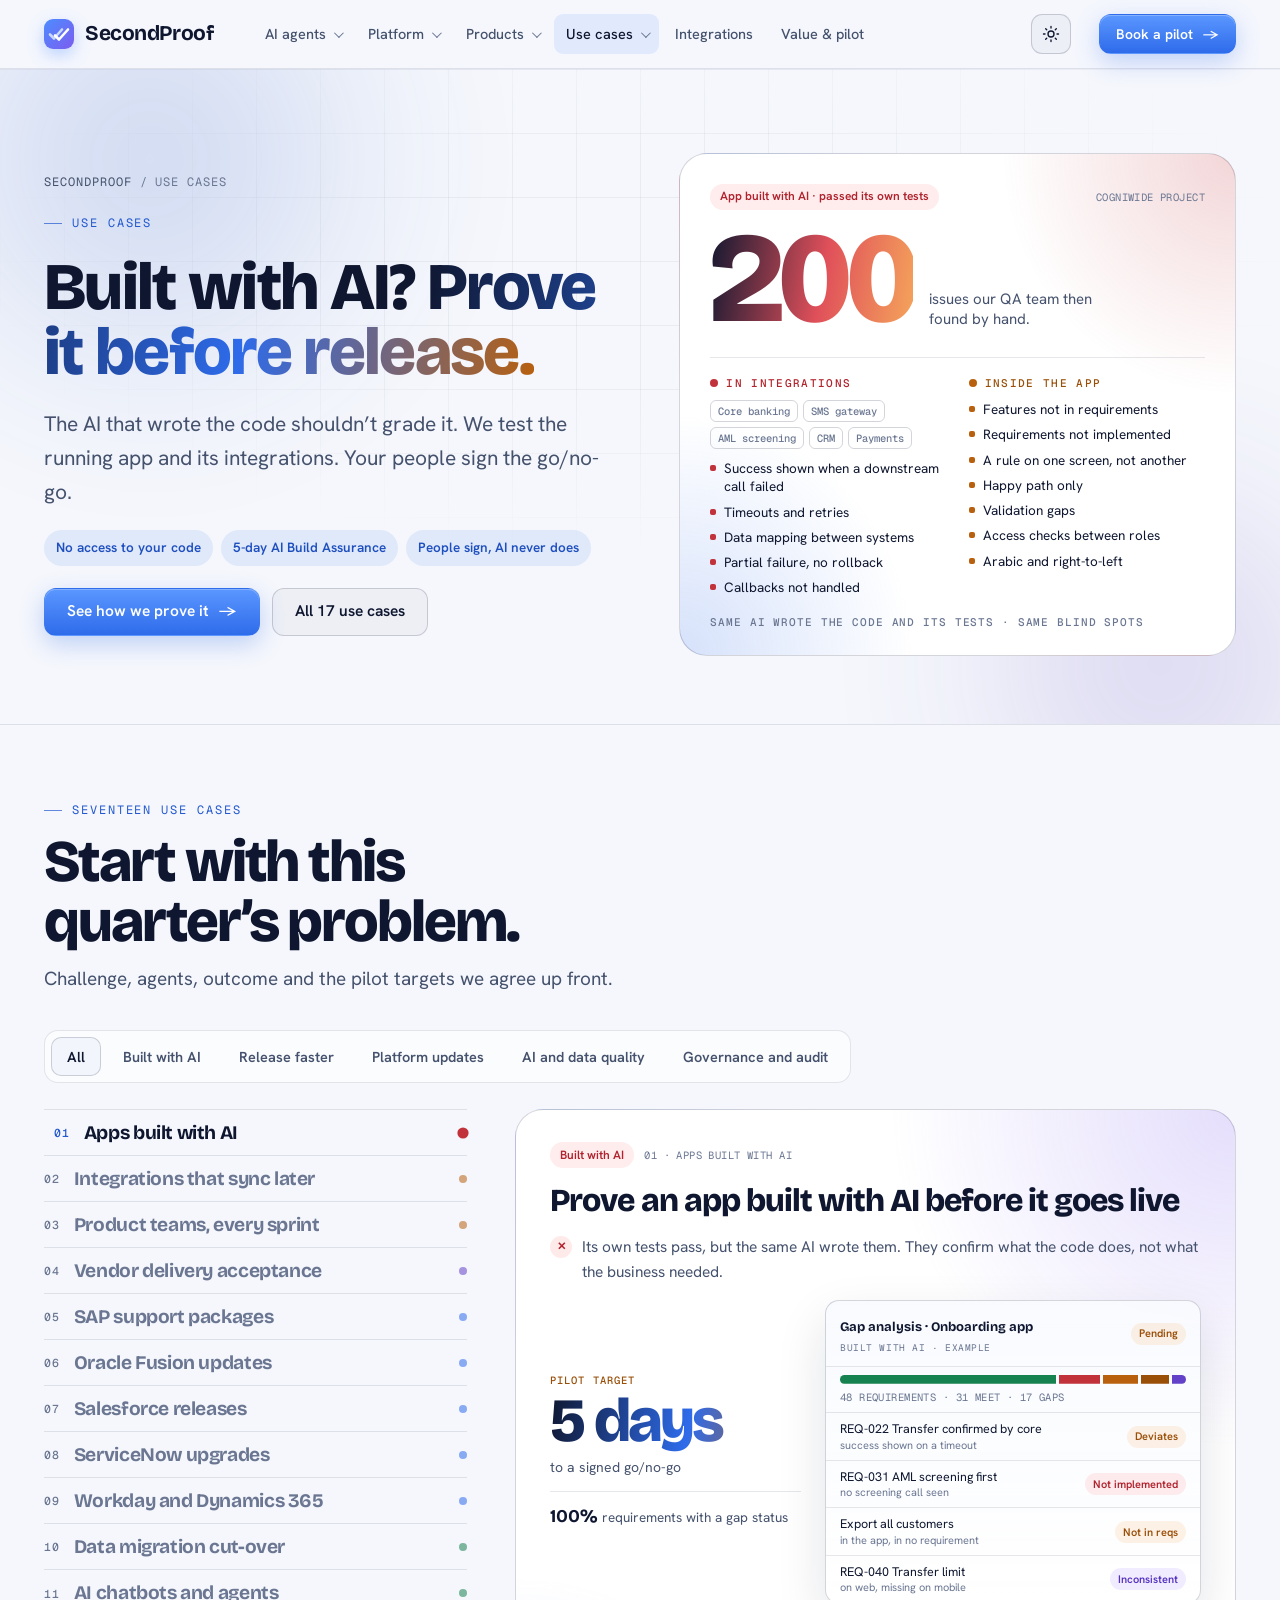
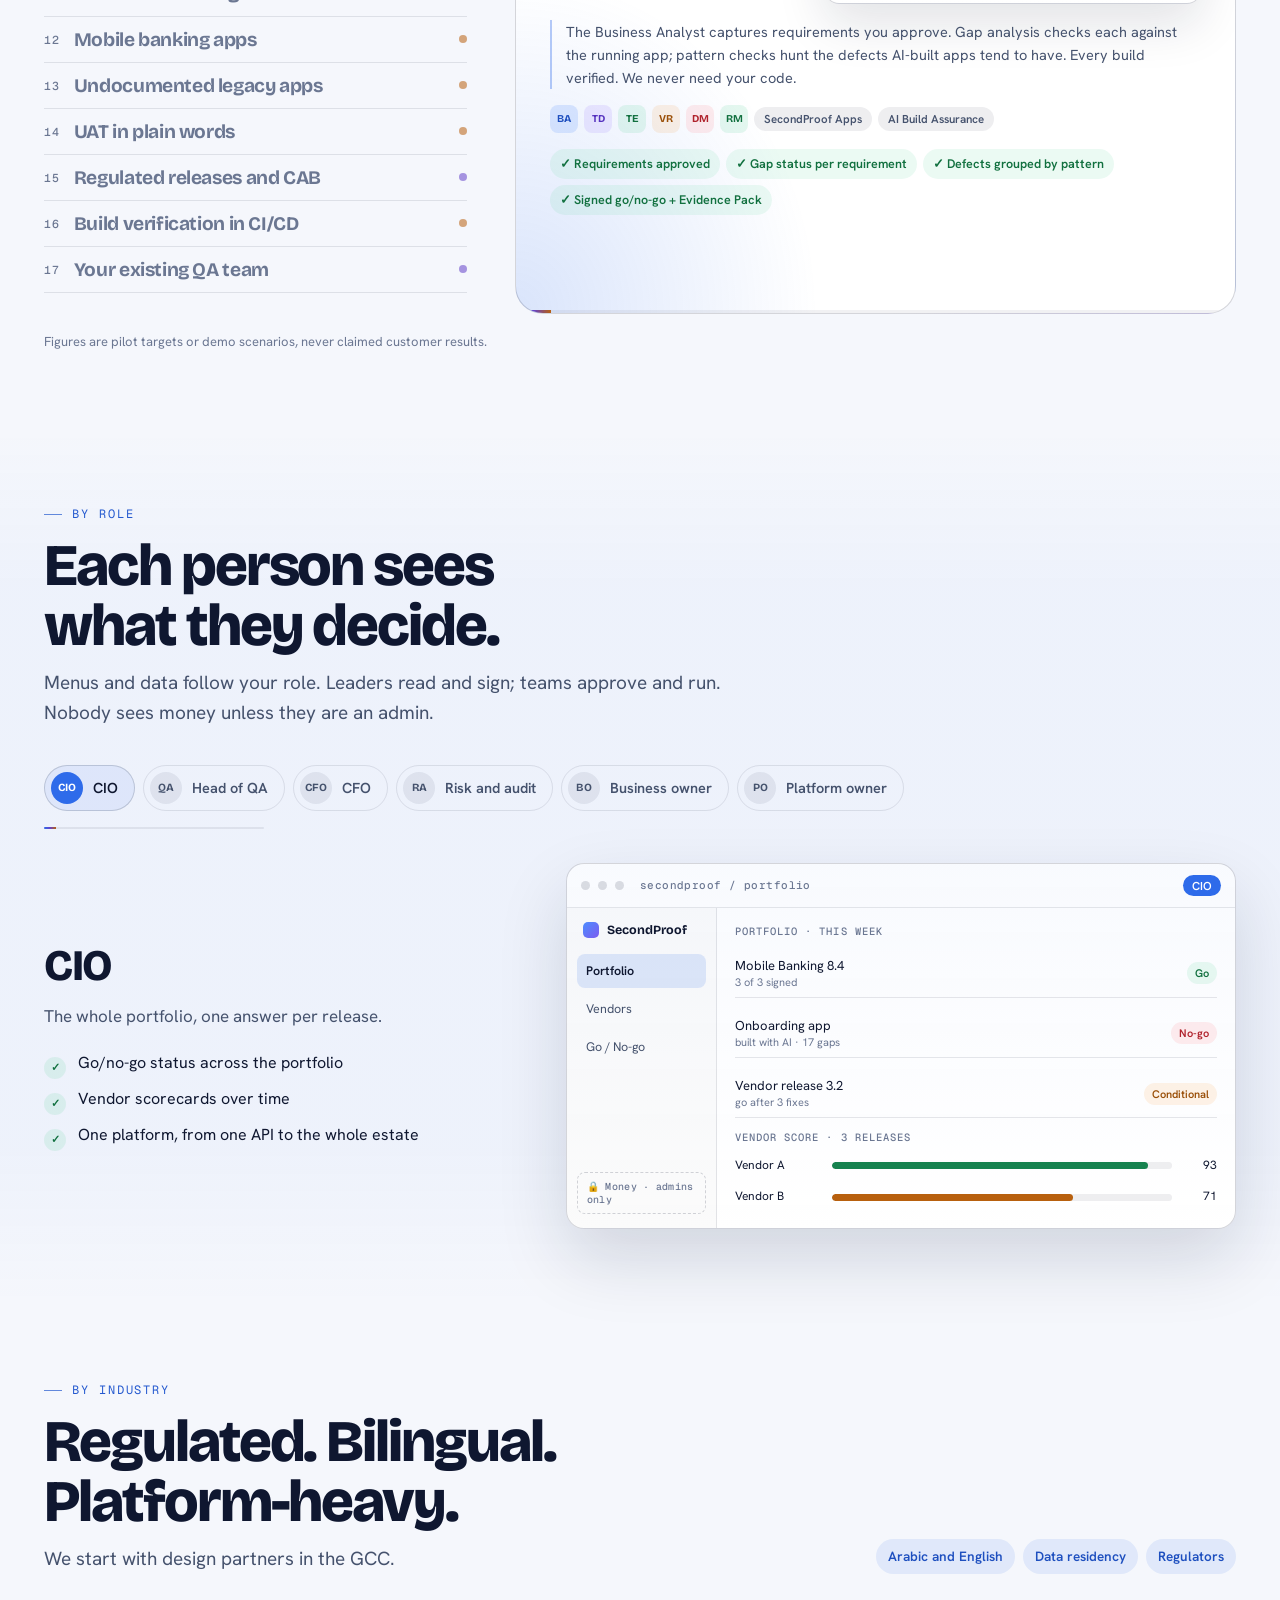
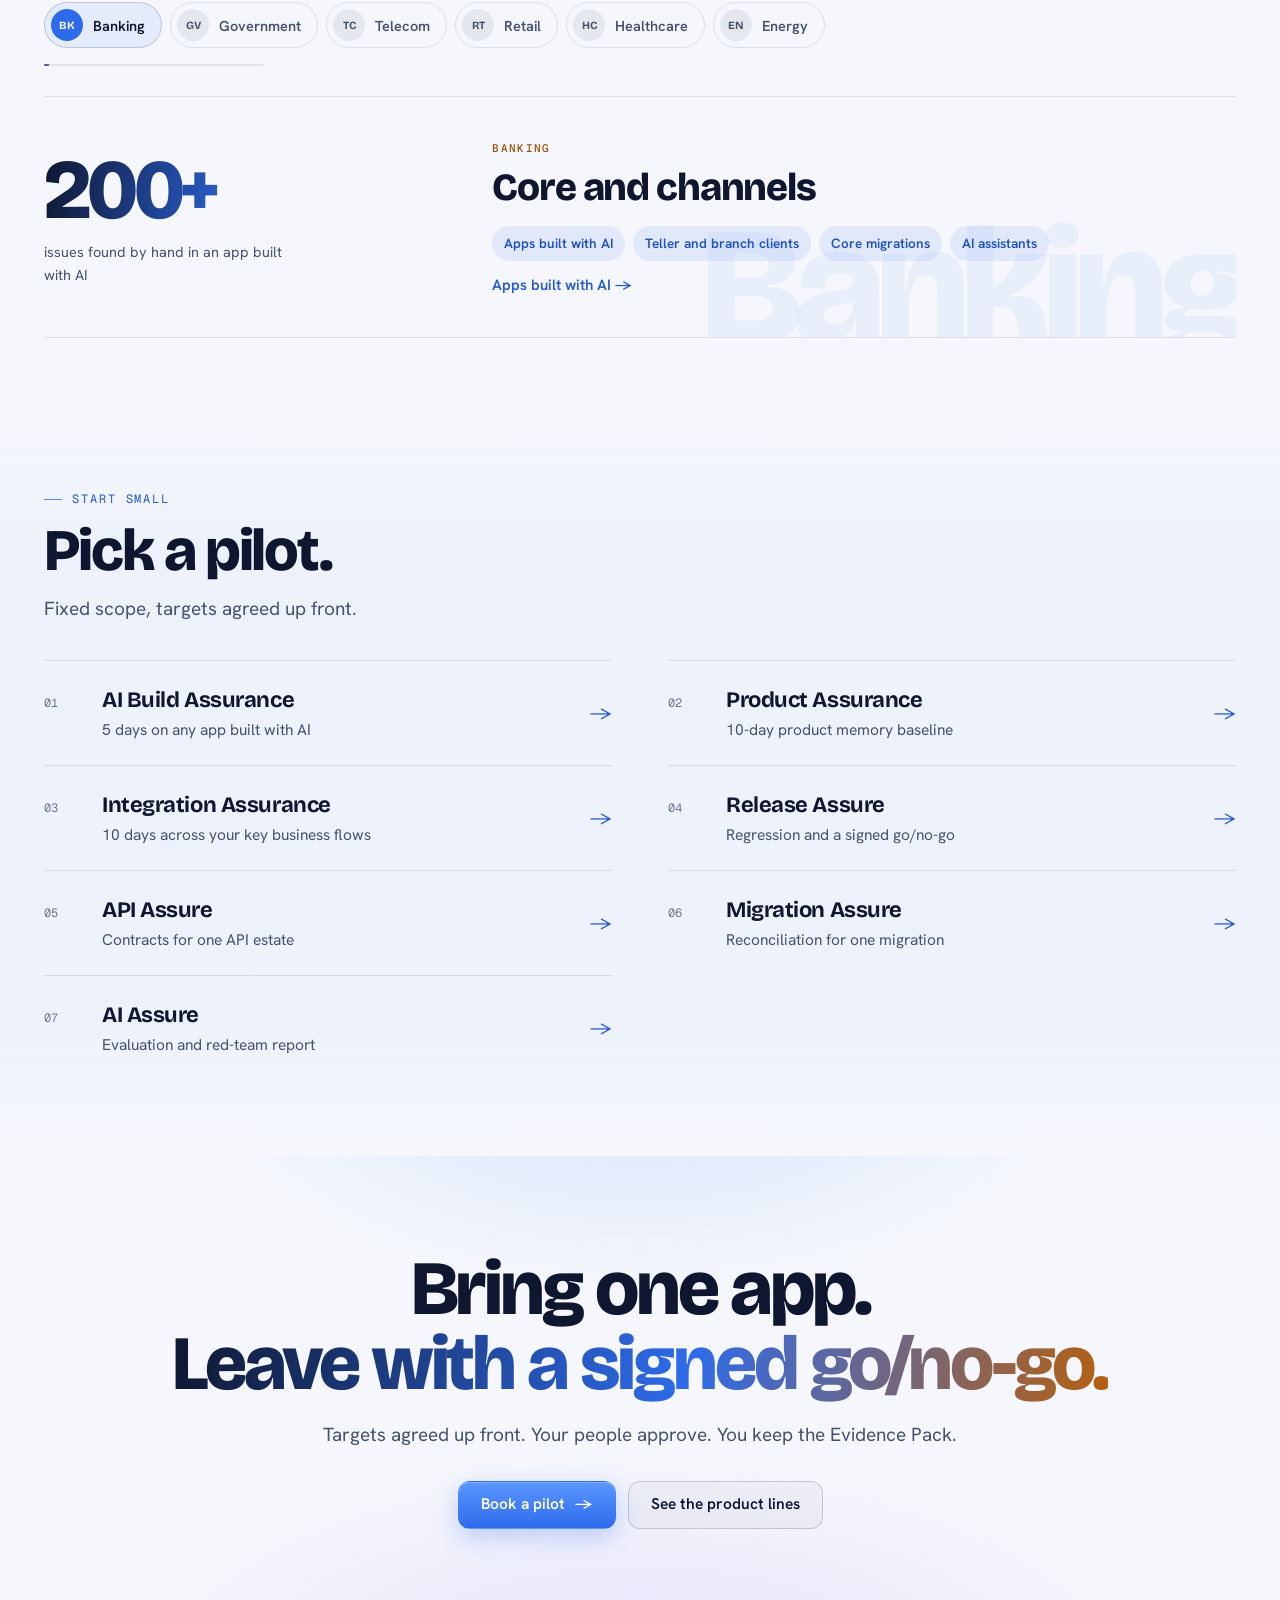
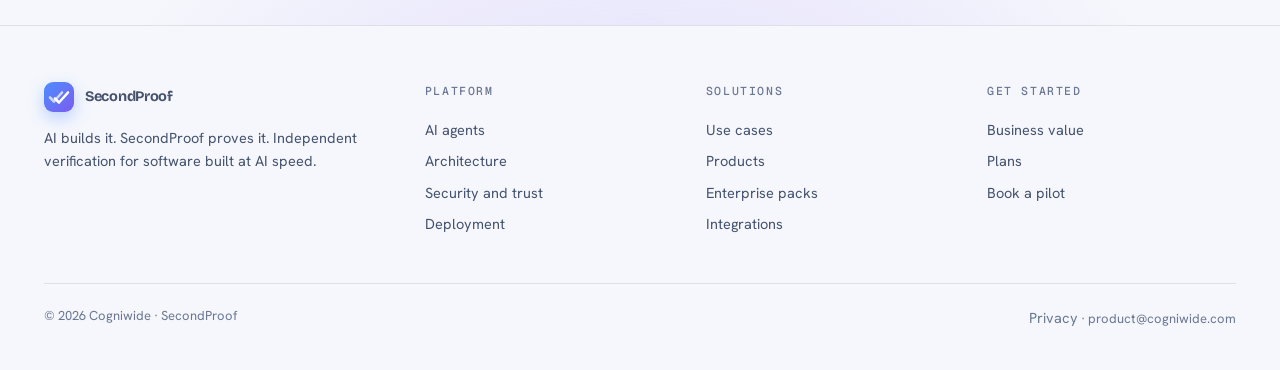
<file: use-cases.html>
<!doctype html>
<html lang="en">
<head>
<meta charset="utf-8">
<meta name="viewport" content="width=device-width,initial-scale=1,viewport-fit=cover">
<title>SecondProof use cases</title>
<meta name="description" content="Vendor acceptance, SAP and Oracle updates, AI launches, data migration, regulated releases and more.">
<link rel="canonical" href="https://secondproof.ai/use-cases.html">
<meta name="theme-color" content="#060A18">
<link rel="icon" href="favicon.svg" type="image/svg+xml">
<link rel="icon" href="favicon-32.png" sizes="32x32" type="image/png">
<link rel="apple-touch-icon" href="apple-touch-icon.png">
<link rel="manifest" href="site.webmanifest">
<meta property="og:type" content="website">
<meta property="og:site_name" content="SecondProof">
<meta property="og:title" content="SecondProof use cases">
<meta property="og:description" content="Vendor acceptance, SAP and Oracle updates, AI launches, data migration, regulated releases and more.">
<meta property="og:url" content="https://secondproof.ai/use-cases.html">
<meta property="og:image" content="https://secondproof.ai/og-image.png">
<meta property="og:image:width" content="1200">
<meta property="og:image:height" content="630">
<meta name="twitter:card" content="summary_large_image">
<meta name="twitter:title" content="SecondProof use cases">
<meta name="twitter:description" content="Vendor acceptance, SAP and Oracle updates, AI launches, data migration, regulated releases and more.">
<meta name="twitter:image" content="https://secondproof.ai/og-image.png">
<link rel="preconnect" href="https://fonts.googleapis.com">
<link rel="stylesheet" href="https://fonts.googleapis.com/css2?family=Bricolage+Grotesque:opsz,wght@12..96,500;12..96,700;12..96,800&family=Hanken+Grotesk:wght@400;500;600;700&family=Geist+Mono:wght@400;500&display=swap">
<link rel="stylesheet" href="site.css">
<script>(function(){var t;try{t=localStorage.getItem("sp-theme")}catch(e){}if(!t)t=window.matchMedia&&matchMedia("(prefers-color-scheme: light)").matches?"light":"dark";document.documentElement.setAttribute("data-theme",t)})();</script>
<style>
[hidden]{display:none!important}
/* ---------- hero ---------- */
.phero{padding-block:84px 68px;border-bottom:1px solid var(--line)}
.hgrid{display:grid;grid-template-columns:minmax(0,1.02fr) minmax(0,.98fr);gap:56px;align-items:center}
.hgrid .copy{display:flex;flex-direction:column;gap:22px;min-width:0}
.phero h1{font-size:clamp(40px,5.2vw,70px)}
.acts{display:flex;gap:12px;flex-wrap:wrap}
@media (max-width:960px){.hgrid{grid-template-columns:1fr;gap:40px}}
.hc{position:relative;border-radius:28px;border:1px solid var(--line2);padding:30px 30px 26px;background:radial-gradient(70% 80% at 100% 0%,rgba(194,50,59,.20),transparent 60%),radial-gradient(70% 80% at 0% 100%,rgba(46,107,234,.20),transparent 60%),var(--surface);overflow:hidden;min-width:0}
.hc-top{display:flex;justify-content:space-between;gap:12px;align-items:center;flex-wrap:wrap}
.hc-num{display:flex;align-items:flex-end;gap:16px;margin:14px 0 6px;flex-wrap:wrap}
.hc-num b{font:800 clamp(84px,10vw,136px)/.86 var(--display);letter-spacing:-.05em;background:linear-gradient(100deg,var(--ink),#E0505A 55%,#F5A65B);-webkit-background-clip:text;background-clip:text;color:transparent;font-variant-numeric:tabular-nums;padding-bottom:.04em}
.hc-num span{color:var(--ink2);font-size:15px;max-width:170px;padding-bottom:10px;line-height:1.35}
.hc-cols{display:grid;grid-template-columns:1fr 1fr;gap:22px;margin-top:18px;padding-top:18px;border-top:1px solid var(--line)}
.hc-cols h4{font:500 11px var(--mono);letter-spacing:.12em;text-transform:uppercase;margin-bottom:10px;display:flex;align-items:center;gap:8px}
.hc-cols h4 i{width:8px;height:8px;border-radius:50%}
.hc-cols ul{list-style:none;padding:0;margin:0;display:grid;gap:7px}
.hc-cols li{font-size:13.5px;color:var(--ink2);line-height:1.35;display:flex;gap:8px;opacity:.18;transform:translateX(-6px);transition:opacity .4s,transform .45s cubic-bezier(.2,.7,.2,1),color .4s}
.hc-cols li::before{content:"";flex:none;width:6px;height:6px;border-radius:2px;margin-top:.45em;background:var(--line2);transition:background .4s}
.hc-cols li.on{opacity:1;transform:none;color:var(--ink)}
.hc-cols .ci li.on::before{background:var(--red)}
.hc-cols .ca li.on::before{background:var(--amber)}
.hc-sys{display:flex;flex-wrap:wrap;gap:5px;margin-bottom:10px}
.hc-sys span{font:500 10.5px var(--mono);padding:3px 7px;border-radius:6px;border:1px solid var(--line2);color:var(--ink3)}
.hc-foot{margin-top:18px;font:500 11px var(--mono);letter-spacing:.08em;text-transform:uppercase;color:var(--ink3)}
@media (max-width:520px){.hc{padding:22px 18px}.hc-cols{grid-template-columns:1fr}}
.hpts{display:flex;flex-wrap:wrap;gap:8px}
.hpts span{font-size:13.5px;font-weight:600;padding:7px 12px;border-radius:999px;background:rgba(var(--b2r),.1);color:var(--tx-blue)}

/* ---------- explorer ---------- */
.fbar{margin-bottom:26px}
.fbar .tabs{background:rgba(var(--s1),.6)}
.ux{display:grid;grid-template-columns:minmax(0,.74fr) minmax(0,1.26fr);gap:48px;align-items:start}
.ux-l{list-style:none;margin:0;padding:0;display:flex;flex-direction:column;min-width:0}
.ux-l button{all:unset;box-sizing:border-box;width:100%;cursor:pointer;display:flex;align-items:center;gap:14px;padding:11px 0;border-top:1px solid var(--line);font:700 clamp(17px,1.5vw,20px)/1.2 var(--display);letter-spacing:-.02em;color:var(--ink3);transition:color .3s,padding .3s}
.ux-l li:last-of-type button{border-bottom:1px solid var(--line)}
.ux-l button:hover{color:var(--ink2)}
.ux-l button[aria-selected="true"]{color:var(--ink);padding-left:10px}
.ux-l button:focus-visible{outline:2px solid var(--blue2);outline-offset:2px}
.ux-k{font:500 11.5px var(--mono);color:var(--ink3);letter-spacing:.08em;flex:none}
.ux-l button[aria-selected="true"] .ux-k{color:var(--blue2)}
.ux-n{flex:1;min-width:0}
.ux-d{width:8px;height:8px;border-radius:50%;flex:none;opacity:.55;transition:opacity .3s,transform .3s}
.ux-l button[aria-selected="true"] .ux-d{opacity:1;transform:scale(1.4)}
[data-c="red"]>.ux-d,.ux-d[data-c="red"]{background:var(--red)}.ux-d[data-c="amber"]{background:var(--amber)}.ux-d[data-c="blue"]{background:var(--blue)}.ux-d[data-c="green"]{background:var(--green)}.ux-d[data-c="violet"]{background:var(--violet)}
.ux-r{position:sticky;top:92px;display:grid;border-radius:28px;border:1px solid var(--line2);padding:32px 34px 34px;background:radial-gradient(80% 70% at 100% 0%,rgba(124,92,240,.20),transparent 60%),radial-gradient(70% 70% at 0% 100%,rgba(46,107,234,.18),transparent 60%),var(--surface);overflow:hidden;min-width:0}
.up{grid-area:1/1;display:flex;flex-direction:column;gap:16px;min-width:0;opacity:0;visibility:hidden;transform:translateY(14px);transition:opacity .45s,transform .55s cubic-bezier(.2,.7,.2,1),visibility 0s .45s}
.up.on{opacity:1;visibility:visible;transform:none;transition:opacity .45s,transform .55s cubic-bezier(.2,.7,.2,1),visibility 0s}
.up-top{display:flex;gap:10px;align-items:center;flex-wrap:wrap}
.up h3{font:800 clamp(24px,2.5vw,32px)/1.08 var(--display);letter-spacing:-.03em}
.up-pb{display:flex;gap:10px;align-items:flex-start;color:var(--ink2);font-size:15.5px}
.up-pb i{flex:none;font-style:normal;width:22px;height:22px;border-radius:50%;display:grid;place-items:center;font-size:11px;font-weight:700;background:rgba(255,122,127,.16);color:var(--tx-red);margin-top:1px}
.up-g{display:grid;grid-template-columns:minmax(0,.8fr) minmax(0,1.2fr);gap:24px;align-items:center}
.up-k{display:flex;flex-direction:column;gap:6px;min-width:0}
.up-big{font:800 clamp(44px,4.8vw,68px)/.92 var(--display);letter-spacing:-.045em;background:var(--grad-text);-webkit-background-clip:text;background-clip:text;color:transparent;padding-bottom:.04em}
.up-k small{color:var(--ink2);font-size:14px;line-height:1.35}
.up-k2{margin-top:8px;padding-top:10px;border-top:1px solid var(--line);font-size:13.5px;color:var(--ink2)}
.up-k2 b{font-family:var(--display);font-size:18px;color:var(--ink);margin-right:4px}
.kp-l{font:500 10.5px var(--mono);letter-spacing:.1em;text-transform:uppercase;color:var(--tx-amber)}
.up-how{font-size:14.5px;color:var(--ink2);padding-left:14px;border-left:2px solid rgba(var(--b2r),.35)}
.up-out{display:flex;flex-wrap:wrap;gap:6px}
.up-out span{font-size:12.5px;font-weight:600;padding:5px 10px;border-radius:999px;background:rgba(95,211,154,.12);color:var(--tx-green)}
.up-out span::before{content:"✓ "}
.who{display:flex;gap:6px;flex-wrap:wrap;align-items:center}
.av{width:28px;height:28px;border-radius:8px;display:inline-grid;place-items:center;font-family:var(--display);font-weight:700;font-size:10.5px}
.a-ba{background:rgba(76,141,255,.18);color:var(--tx-blue)}.a-td{background:rgba(169,139,255,.18);color:var(--tx-violet)}.a-te{background:rgba(95,211,154,.16);color:var(--tx-green)}.a-vr{background:rgba(245,166,91,.16);color:var(--tx-amber)}.a-dm{background:rgba(255,122,127,.14);color:var(--tx-red)}.a-ae{background:rgba(var(--b2r),.16);color:var(--tx-blue2)}.a-pe{background:rgba(245,166,91,.16);color:var(--tx-amber)}.a-rm{background:rgba(95,211,154,.16);color:var(--tx-green)}.a-sp{background:rgba(var(--wsh),.08);color:var(--ink);width:auto;min-width:28px;padding:0 6px}
.who .tag{height:24px;font-size:11.5px}
.ux-bar{position:absolute;left:0;right:0;bottom:0;height:3px;background:rgba(var(--wsh),.06)}
.ux-bar i{display:block;height:100%;width:0;background:linear-gradient(90deg,var(--blue),var(--violet),var(--amber))}
.fine{font-size:13px;color:var(--ink3);margin-top:18px}
@media (max-width:900px){
 .ux{grid-template-columns:1fr;gap:18px}
 .ux-l{flex-direction:row;overflow-x:auto;gap:8px;padding-bottom:6px;scrollbar-width:thin}
 .ux-l button{width:auto;white-space:nowrap;border:1px solid var(--line)!important;border-radius:999px;padding:8px 14px;font-size:14.5px;gap:8px}
 .ux-l button[aria-selected="true"]{padding-left:14px;border-color:var(--line2)!important;background:rgba(var(--b2r),.1)}
 .ux-r{position:relative;top:0;padding:24px 20px 26px}
 .up-g{grid-template-columns:1fr}
 .up{display:none}.up.on{display:flex}
}
/* mini windows */
.win{background:linear-gradient(180deg,rgba(var(--s2),.92),rgba(var(--s1),.95));border:1px solid var(--line2);border-radius:14px;box-shadow:0 22px 50px var(--shadow);overflow:hidden;min-width:0}
.win-h{display:flex;justify-content:space-between;align-items:center;gap:10px;padding:11px 14px;border-bottom:1px solid var(--line)}
.win-h b{font-size:13px;font-family:var(--display);font-weight:700}
.win-h small{display:block;color:var(--ink3);font-family:var(--mono);font-size:9.5px;letter-spacing:.06em}
.win .tag{height:22px;font-size:11px;padding:0 8px}
.r{display:flex;justify-content:space-between;align-items:center;gap:10px;padding:8px 14px;border-bottom:1px solid var(--line);font-size:12.5px;line-height:1.3}
.r:last-child{border-bottom:0}
.r small{display:block;color:var(--ink3);font-size:11px}
.r>div{min-width:0}
.wb{padding:12px 14px;display:grid;gap:9px}
.mono{font-family:var(--mono);font-size:10.5px;color:var(--ink3);letter-spacing:.04em}
.bar{height:7px;border-radius:5px;background:rgba(var(--wsh),.07);overflow:hidden;position:relative}
.bar i{display:block;height:100%;border-radius:5px;transform-origin:0 50%}
.bl{display:grid;grid-template-columns:88px 1fr 36px;gap:9px;align-items:center;font-size:12px}
.num{font-variant-numeric:tabular-nums;text-align:right;white-space:nowrap}
.big{font-family:var(--display);font-weight:800;font-size:40px;letter-spacing:-.04em;line-height:1}
.chain{display:flex;align-items:center;gap:4px;flex-wrap:wrap}
.chain span{font-family:var(--mono);font-size:9.5px;padding:4px 6px;border-radius:6px;border:1px solid var(--line2);color:var(--ink2)}
.chain i{width:8px;height:1px;background:var(--line2)}
.traj{display:grid;gap:6px;font-size:12px}
.traj div{padding:7px 9px;border-radius:9px;border:1px solid var(--line);background:rgba(var(--wsh),.02)}
.traj code{font-family:var(--mono);font-size:10.5px;color:var(--tx-blue)}
.traj .bad{border-color:rgba(255,122,127,.4);background:rgba(255,122,127,.07)}
.phone{width:132px;margin:0 auto;border:2px solid var(--line2);border-radius:22px;padding:10px 9px;background:var(--bg);direction:rtl;text-align:right;display:grid;gap:6px;font-size:11.5px}
.phone .nt{height:4px;width:40px;border-radius:3px;background:var(--line2);margin:0 auto 3px}
.phone .bx{padding:6px;border-radius:7px;background:var(--surface2)}
.phone .bt{padding:6px;border-radius:7px;background:#2E6BEA;color:#fff;text-align:center;font-weight:600}
.pps{display:flex;gap:5px;flex-wrap:wrap;align-items:center}
.pps span{font-size:11px;padding:5px 8px;border-radius:7px;border:1px solid rgba(95,211,154,.5);color:var(--tx-green)}
.gauge{position:relative;height:11px;border-radius:6px;background:rgba(var(--wsh),.07)}
.gauge i{transform-origin:0 50%;position:absolute;left:0;top:0;bottom:0;border-radius:6px;background:linear-gradient(90deg,var(--blue),var(--green))}
.gauge em{position:absolute;top:-5px;bottom:-5px;width:2px;background:var(--amber)}
.gst{display:flex;gap:3px;height:9px;border-radius:5px;overflow:hidden}
.gst i{display:block;height:100%}
.t-prod{background:linear-gradient(90deg,rgba(76,141,255,.16),rgba(95,211,154,.16));color:var(--tx-blue2)}
.stamp{display:inline-grid;place-items:center;padding:4px 10px;border:2.5px solid var(--green);border-radius:8px;color:var(--green);font:800 16px var(--display);letter-spacing:.06em;transform:rotate(-8deg)}
.dot{display:inline-block;width:7px;height:7px;border-radius:50%;margin-left:2px;background:var(--green);box-shadow:0 0 10px var(--green)}
/* panel motion: bars fill, rows tick in, stamps land */
.up .bar i,.up .gauge i{transform:scaleX(0);transition:transform 1.1s cubic-bezier(.2,.7,.2,1) .2s}
.up.on .bar i,.up.on .gauge i{transform:none}
.up .gst{clip-path:inset(0 100% 0 0);transition:clip-path 1.1s cubic-bezier(.2,.7,.2,1) .2s}
.up.on .gst{clip-path:inset(0 0 0 0)}
.up .win .r,.up .traj>div{opacity:0;transform:translateX(10px);transition:opacity .4s,transform .45s cubic-bezier(.2,.7,.2,1)}
.up.on .win .r,.up.on .traj>div{opacity:1;transform:none}
.up.on .win .r:nth-child(2),.up.on .traj>div:nth-child(1){transition-delay:.25s}.up.on .win .r:nth-child(3),.up.on .traj>div:nth-child(2){transition-delay:.45s}.up.on .win .r:nth-child(4),.up.on .traj>div:nth-child(3){transition-delay:.65s}.up.on .win .r:nth-child(5){transition-delay:.85s}.up.on .win .r:nth-child(6){transition-delay:1.05s}.up.on .win .r:nth-child(7){transition-delay:1.25s}
.up .stamp{opacity:0;transform:rotate(-8deg) scale(1.7);transition:opacity .3s .9s,transform .45s cubic-bezier(.2,1.6,.4,1) .9s}
.up.on .stamp{opacity:1;transform:rotate(-8deg) scale(1)}
@media (prefers-reduced-motion:no-preference){.up.on .up-big{animation:pop .7s cubic-bezier(.2,.7,.2,1)}@keyframes pop{from{opacity:0;transform:translateY(10px)}}.dot{animation:blink 1.6s ease-in-out infinite}@keyframes blink{50%{opacity:.35}}}

/* ---------- by role ---------- */
.sw{display:flex;gap:8px;flex-wrap:wrap}
.sw button{all:unset;box-sizing:border-box;cursor:pointer;display:inline-flex;align-items:center;gap:10px;padding:6px 16px 6px 6px;border-radius:999px;border:1px solid var(--line);font:600 14.5px var(--body);color:var(--ink2);transition:color .3s,border-color .3s,background .3s}
.sw button:hover{color:var(--ink)}
.sw button:focus-visible{outline:2px solid var(--blue2);outline-offset:2px}
.sw .ri{width:32px;height:32px;border-radius:50%;display:grid;place-items:center;font:700 11px var(--display);background:rgba(var(--wsh),.07);color:var(--ink2);transition:background .3s,color .3s}
.sw button[aria-selected="true"]{color:var(--ink);border-color:var(--line2);background:rgba(var(--b2r),.08)}
.sw button[aria-selected="true"] .ri{background:#2E6BEA;color:#fff}
.sw-bar{height:2px;width:220px;max-width:100%;border-radius:2px;background:rgba(var(--wsh),.08);overflow:hidden;margin:16px 0 34px}
.sw-bar i{display:block;height:100%;width:0;background:linear-gradient(90deg,var(--blue),var(--violet),var(--amber))}
.ro{display:grid;grid-template-columns:minmax(0,.82fr) minmax(0,1.18fr);gap:56px;align-items:center}
.stk{display:grid;min-width:0}
.stk>.sp{grid-area:1/1;opacity:0;visibility:hidden;transform:translateY(12px);transition:opacity .45s,transform .55s cubic-bezier(.2,.7,.2,1),visibility 0s .45s;min-width:0}
.stk>.sp.on{opacity:1;visibility:visible;transform:none;transition:opacity .45s,transform .55s cubic-bezier(.2,.7,.2,1),visibility 0s}
.ro-t{display:flex;flex-direction:column;gap:14px}
.ro-t h3{font:800 clamp(30px,3.4vw,46px)/1.04 var(--display);letter-spacing:-.03em}
.ro-t p{font-size:17px;color:var(--ink2)}
.ticks{list-style:none;margin:6px 0 0;padding:0;display:grid;gap:10px}
.ticks li{display:flex;gap:12px;align-items:baseline;font-size:16px}
.ticks li::before{content:"✓";flex:none;width:22px;height:22px;border-radius:50%;display:grid;place-items:center;font-size:11px;font-weight:700;background:rgba(95,211,154,.15);color:var(--tx-green);transform:translateY(3px)}
.ro-t .scr{font:500 11px var(--mono);letter-spacing:.08em;text-transform:uppercase;color:var(--ink3);margin-top:6px}
.app{border-radius:18px;border:1px solid var(--line2);background:linear-gradient(180deg,rgba(var(--s2),.95),rgba(var(--s1),.98));box-shadow:0 30px 70px var(--shadow);overflow:hidden;min-width:0}
.app-h{display:flex;align-items:center;gap:8px;padding:11px 14px;border-bottom:1px solid var(--line)}
.app-h i{width:9px;height:9px;border-radius:50%;background:rgba(var(--wsh),.14)}
.app-h span{margin-left:8px;font:500 11px var(--mono);color:var(--ink3);letter-spacing:.04em;flex:1;min-width:0;white-space:nowrap;overflow:hidden;text-overflow:ellipsis}
.app-h b{font:600 11.5px var(--body);padding:3px 9px;border-radius:999px;background:#2E6BEA;color:#fff;white-space:nowrap}
.app-b{display:grid;grid-template-columns:150px minmax(0,1fr);min-height:320px}
.app-nav{border-right:1px solid var(--line);padding:14px 10px;display:flex;flex-direction:column;gap:4px;background:rgba(var(--wsh),.015)}
.app-nav .lgo{display:flex;align-items:center;gap:8px;font:700 12.5px var(--display);margin:0 6px 12px}
.app-nav .lgo i{width:16px;height:16px;border-radius:5px;background:linear-gradient(135deg,#4C8DFF,#7C5CF0)}
.app-nav .stk>.sp{display:flex;flex-direction:column;gap:4px}
.app-nav a{font-size:12.5px;padding:7px 9px;border-radius:8px;color:var(--ink2);text-decoration:none}
.app-nav a.on{background:rgba(var(--b2r),.14);color:var(--ink);font-weight:600}
.app-nav .lk{margin-top:auto;font:500 10px var(--mono);color:var(--ink3);padding:7px 9px;border:1px dashed var(--line2);border-radius:8px;letter-spacing:.03em}
.app-m{padding:16px 18px;min-width:0}
.app-m .sp{display:flex;flex-direction:column;gap:12px}
.app-m h5{margin:0;font:500 10.5px var(--mono);letter-spacing:.1em;text-transform:uppercase;color:var(--ink3)}
.ln{display:flex;justify-content:space-between;align-items:center;gap:10px;padding:8px 0;border-bottom:1px solid var(--line);font-size:13px;line-height:1.3}
.ln:last-child{border-bottom:0}
.ln small{display:block;color:var(--ink3);font-size:11px}
.ln .tag{height:22px;font-size:11px;padding:0 8px}
.kpi{display:flex;align-items:baseline;gap:10px}
.kpi b{font:800 34px/1 var(--display);letter-spacing:-.03em}
.kpi span{font-size:13px;color:var(--ink2)}
.sbtn{display:inline-flex;align-items:center;gap:10px;align-self:flex-start;padding:9px 16px;border-radius:10px;background:linear-gradient(180deg,#5B97FF,#2E6BEA);color:#fff;font:600 13.5px var(--body)}
.app .bar i{transform:scaleX(0);transition:transform 1.1s cubic-bezier(.2,.7,.2,1) .25s}
.app .sp.on .bar i{transform:none}
.app .gst{clip-path:inset(0 100% 0 0);transition:clip-path 1.1s cubic-bezier(.2,.7,.2,1) .2s}
.app .sp.on .gst{clip-path:inset(0 0 0 0)}
.app-m .ln{opacity:0;transform:translateX(8px);transition:opacity .4s,transform .45s}
.app-m .sp.on .ln{opacity:1;transform:none}
.app-m .sp.on .ln:nth-of-type(2){transition-delay:.2s}.app-m .sp.on .ln:nth-of-type(3){transition-delay:.4s}.app-m .sp.on .ln:nth-of-type(4){transition-delay:.6s}
.app .stamp{opacity:0;transform:rotate(-8deg) scale(1.7);transition:opacity .3s .8s,transform .45s cubic-bezier(.2,1.6,.4,1) .8s}
.app .sp.on .stamp{opacity:1;transform:rotate(-8deg) scale(1)}
.app-nav a{opacity:.001;transform:translateX(-6px);transition:opacity .35s,transform .4s}
.app-nav .sp.on a{opacity:1;transform:none}
.app-nav .sp.on a:nth-child(2){transition-delay:.1s}.app-nav .sp.on a:nth-child(3){transition-delay:.2s}
@media (max-width:960px){.ro{grid-template-columns:1fr;gap:30px}}
@media (max-width:560px){.app-b{grid-template-columns:1fr}.app-nav{border-right:0;border-bottom:1px solid var(--line);flex-direction:row;flex-wrap:wrap;align-items:center}.app-nav .lgo{display:none}.app-nav .stk>.sp{flex-direction:row;flex-wrap:wrap}.app-nav .lk{margin-top:0}.app-m{padding:14px}}

/* ---------- by industry ---------- */
.in-head{display:grid;grid-template-columns:minmax(0,1fr) auto;gap:32px;align-items:end;margin-bottom:28px}
.in-head .m-head{margin-bottom:0}
@media (max-width:860px){.in-head{grid-template-columns:1fr;gap:20px}}
.in-stage{position:relative;margin-top:30px;padding:44px 0 40px;border-top:1px solid var(--line);border-bottom:1px solid var(--line);overflow:hidden}
.in-word{position:absolute;right:-6px;bottom:-.2em;font:800 clamp(80px,13vw,200px)/1 var(--display);letter-spacing:-.05em;color:rgba(var(--b2r),.06);white-space:nowrap;pointer-events:none;transition:opacity .4s}
.in-p{display:grid;grid-template-columns:minmax(0,.7fr) minmax(0,1.3fr);gap:48px;align-items:center;position:relative}
.in-n{display:flex;flex-direction:column;gap:8px}
.in-n b{font:800 clamp(56px,6.6vw,96px)/.9 var(--display);letter-spacing:-.05em;background:var(--grad-text);-webkit-background-clip:text;background-clip:text;color:transparent;padding-bottom:.04em}
.in-n small{color:var(--ink2);font-size:14.5px;max-width:260px}
.in-t{display:flex;flex-direction:column;gap:12px;min-width:0}
.in-t .tg{font:500 11px var(--mono);letter-spacing:.12em;text-transform:uppercase;color:var(--tx-amber)}
.in-t h3{font:800 clamp(28px,3vw,40px)/1.05 var(--display);letter-spacing:-.03em}
.in-t .more{color:var(--blue2);font-weight:600;font-size:15px;text-decoration:none}
.in-t .more:hover{text-decoration:underline}
@media (max-width:760px){.in-p{grid-template-columns:1fr;gap:20px}.in-stage{padding:30px 0}}
/* pilots */
.m-row .m-k{white-space:nowrap}
</style>
</head>
<body data-page="usecases">
<header id="vf-header"></header>

<section class="phero">
  <div class="glow" aria-hidden="true"></div>
  <div class="grid-bg" aria-hidden="true"></div>
  <div class="wrap">
    <div class="hgrid">
      <div class="copy">
        <p class="crumbs"><a href="./">SecondProof</a> / Use cases</p>
        <span class="eyebrow">Use cases</span>
        <h1>Built with AI? <span class="grad">Prove it before release.</span></h1>
        <p class="lede">The AI that wrote the code shouldn’t grade it. We test the running app and its integrations. Your people sign the go/no-go.</p>
        <div class="hpts"><span>No access to your code</span><span>5-day AI Build Assurance</span><span>People sign, AI never does</span></div>
        <div class="acts"><a class="btn primary" href="#uc-aibuilt">See how we prove it <span class="arr">→</span></a><a class="btn ghost" href="#cases">All 17 use cases</a></div>
      </div>
      <div class="hc rv" id="hc" role="img" aria-label="200 plus issues found by hand in an app built entirely with AI that had passed its own checks, in integrations and inside the app">
        <div class="hc-top"><span class="tag t-red">App built with AI · passed its own tests</span><span class="mono">COGNIWIDE PROJECT</span></div>
        <div class="hc-num"><b id="hcN">200+</b><span>issues our QA team then found by hand.</span></div>
        <div class="hc-cols">
          <div class="ci"><h4 style="color:var(--tx-red)"><i style="background:var(--red)"></i>In integrations</h4>
            <div class="hc-sys"><span>Core banking</span><span>SMS gateway</span><span>AML screening</span><span>CRM</span><span>Payments</span></div>
            <ul><li>Success shown when a downstream call failed</li><li>Timeouts and retries</li><li>Data mapping between systems</li><li>Partial failure, no rollback</li><li>Callbacks not handled</li></ul></div>
          <div class="ca"><h4 style="color:var(--tx-amber)"><i style="background:var(--amber)"></i>Inside the app</h4>
            <ul><li>Features not in requirements</li><li>Requirements not implemented</li><li>A rule on one screen, not another</li><li>Happy path only</li><li>Validation gaps</li><li>Access checks between roles</li><li>Arabic and right-to-left</li></ul></div>
        </div>
        <p class="hc-foot">Same AI wrote the code and its tests · same blind spots</p>
      </div>
    </div>
  </div>
</section>

<section class="m-sec" id="cases">
  <div class="wrap">
    <div class="m-head rv"><p class="eyebrow">Seventeen use cases</p><h2>Start with this quarter’s problem.</h2><p>Challenge, agents, outcome and the pilot targets we agree up front.</p></div>
    <div data-tabs>
      <div class="fbar"><div class="tabs" role="group" aria-label="Filter use cases by theme">
        <button type="button" data-tab="all" aria-selected="true">All</button>
        <button type="button" data-tab="ab" aria-selected="false">Built with AI</button>
        <button type="button" id="rc" data-tab="rc" aria-selected="false">Release faster</button>
        <button type="button" id="ep" data-tab="ep" aria-selected="false">Platform updates</button>
        <button type="button" id="ad" data-tab="ad" aria-selected="false">AI and data quality</button>
        <button type="button" id="ga" data-tab="ga" aria-selected="false">Governance and audit</button>
      </div></div>
      <div class="ux rv" id="ux">
        <ol class="ux-l" role="tablist" aria-label="Use cases">
          <li id="uc-aibuilt" data-panel="ab" role="presentation"><button type="button" role="tab" data-i="0" aria-selected="true"><span class="ux-k">01</span><span class="ux-n">Apps built with AI</span><i class="ux-d" data-c="red"></i></button></li>
          <li id="uc-integration" data-panel="rc" role="presentation"><button type="button" role="tab" data-i="1" aria-selected="false"><span class="ux-k">02</span><span class="ux-n">Integrations that sync later</span><i class="ux-d" data-c="amber"></i></button></li>
          <li id="uc-product" data-panel="rc" role="presentation"><button type="button" role="tab" data-i="2" aria-selected="false"><span class="ux-k">03</span><span class="ux-n">Product teams, every sprint</span><i class="ux-d" data-c="amber"></i></button></li>
          <li id="uc-vendor" data-panel="ga" role="presentation"><button type="button" role="tab" data-i="3" aria-selected="false"><span class="ux-k">04</span><span class="ux-n">Vendor delivery acceptance</span><i class="ux-d" data-c="violet"></i></button></li>
          <li id="uc-sap" data-panel="ep" role="presentation"><button type="button" role="tab" data-i="4" aria-selected="false"><span class="ux-k">05</span><span class="ux-n">SAP support packages</span><i class="ux-d" data-c="blue"></i></button></li>
          <li id="uc-oracle" data-panel="ep" role="presentation"><button type="button" role="tab" data-i="5" aria-selected="false"><span class="ux-k">06</span><span class="ux-n">Oracle Fusion updates</span><i class="ux-d" data-c="blue"></i></button></li>
          <li id="uc-salesforce" data-panel="ep" role="presentation"><button type="button" role="tab" data-i="6" aria-selected="false"><span class="ux-k">07</span><span class="ux-n">Salesforce releases</span><i class="ux-d" data-c="blue"></i></button></li>
          <li id="uc-servicenow" data-panel="ep" role="presentation"><button type="button" role="tab" data-i="7" aria-selected="false"><span class="ux-k">08</span><span class="ux-n">ServiceNow upgrades</span><i class="ux-d" data-c="blue"></i></button></li>
          <li id="uc-workday" data-panel="ep" role="presentation"><button type="button" role="tab" data-i="8" aria-selected="false"><span class="ux-k">09</span><span class="ux-n">Workday and Dynamics 365</span><i class="ux-d" data-c="blue"></i></button></li>
          <li id="uc-migration" data-panel="ad" role="presentation"><button type="button" role="tab" data-i="9" aria-selected="false"><span class="ux-k">10</span><span class="ux-n">Data migration cut-over</span><i class="ux-d" data-c="green"></i></button></li>
          <li id="uc-ai" data-panel="ad" role="presentation"><button type="button" role="tab" data-i="10" aria-selected="false"><span class="ux-k">11</span><span class="ux-n">AI chatbots and agents</span><i class="ux-d" data-c="green"></i></button></li>
          <li id="uc-mobile" data-panel="rc" role="presentation"><button type="button" role="tab" data-i="11" aria-selected="false"><span class="ux-k">12</span><span class="ux-n">Mobile banking apps</span><i class="ux-d" data-c="amber"></i></button></li>
          <li id="uc-legacy" data-panel="rc" role="presentation"><button type="button" role="tab" data-i="12" aria-selected="false"><span class="ux-k">13</span><span class="ux-n">Undocumented legacy apps</span><i class="ux-d" data-c="amber"></i></button></li>
          <li id="uc-uat" data-panel="rc" role="presentation"><button type="button" role="tab" data-i="13" aria-selected="false"><span class="ux-k">14</span><span class="ux-n">UAT in plain words</span><i class="ux-d" data-c="amber"></i></button></li>
          <li id="uc-regulated" data-panel="ga" role="presentation"><button type="button" role="tab" data-i="14" aria-selected="false"><span class="ux-k">15</span><span class="ux-n">Regulated releases and CAB</span><i class="ux-d" data-c="violet"></i></button></li>
          <li id="uc-cicd" data-panel="rc" role="presentation"><button type="button" role="tab" data-i="15" aria-selected="false"><span class="ux-k">16</span><span class="ux-n">Build verification in CI/CD</span><i class="ux-d" data-c="amber"></i></button></li>
          <li id="uc-adoption" data-panel="ga" role="presentation"><button type="button" role="tab" data-i="16" aria-selected="false"><span class="ux-k">17</span><span class="ux-n">Your existing QA team</span><i class="ux-d" data-c="violet"></i></button></li>
        </ol>
        <div class="ux-r" aria-live="polite">

<div class="up on" data-i="0" role="tabpanel">
  <div class="up-top"><span class="tag t-red">Built with AI</span><span class="mono">01 · APPS BUILT WITH AI</span></div>
  <h3>Prove an app built with AI before it goes live</h3>
  <p class="up-pb"><i>✕</i>Its own tests pass, but the same AI wrote them. They confirm what the code does, not what the business needed.</p>
  <div class="up-g">
    <div class="up-k"><span class="kp-l">Pilot target</span><b class="up-big">5 days</b><small>to a signed go/no-go</small><div class="up-k2"><b>100%</b>requirements with a gap status</div></div>
    <div class="win" role="img" aria-label="Example gap analysis of an app built with AI">
      <div class="win-h"><div><b>Gap analysis · Onboarding app</b><small>BUILT WITH AI · EXAMPLE</small></div><span class="tag t-amber">Pending</span></div>
      <div class="r" style="display:block"><div class="gst" aria-hidden="true"><i style="flex:31;background:var(--green)"></i><i style="flex:6;background:var(--red)"></i><i style="flex:5;background:var(--amber)"></i><i style="flex:4;background:var(--tx-amber)"></i><i style="flex:2;background:var(--violet)"></i></div><span class="mono" style="display:block;margin-top:7px">48 REQUIREMENTS · 31 MEET · 17 GAPS</span></div>
      <div class="r"><div>REQ-022 Transfer confirmed by core<small>success shown on a timeout</small></div><span class="tag t-amber">Deviates</span></div>
      <div class="r"><div>REQ-031 AML screening first<small>no screening call seen</small></div><span class="tag t-red">Not implemented</span></div>
      <div class="r"><div>Export all customers<small>in the app, in no requirement</small></div><span class="tag t-amber">Not in reqs</span></div>
      <div class="r"><div>REQ-040 Transfer limit<small>on web, missing on mobile</small></div><span class="tag t-violet">Inconsistent</span></div>
    </div>
  </div>
  <p class="up-how">The Business Analyst captures requirements you approve. Gap analysis checks each against the running app; pattern checks hunt the defects AI-built apps tend to have. Every build verified. We never need your code.</p>
  <div class="who"><span class="av a-ba">BA</span><span class="av a-td">TD</span><span class="av a-te">TE</span><span class="av a-vr">VR</span><span class="av a-dm">DM</span><span class="av a-rm">RM</span><span class="tag t-gray">SecondProof Apps</span><span class="tag t-gray">AI Build Assurance</span></div>
  <div class="up-out"><span>Requirements approved</span><span>Gap status per requirement</span><span>Defects grouped by pattern</span><span>Signed go/no-go + Evidence Pack</span></div>
</div>

<div class="up" data-i="1" role="tabpanel">
  <div class="up-top"><span class="tag t-amber">Release faster</span><span class="mono">02 · INTEGRATIONS THAT SYNC LATER</span></div>
  <h3>Prove every hop between systems, even the slow ones</h3>
  <p class="up-pb"><i>✕</i>A record lands in one system now and in the next after a queue, a batch or a nightly job. Testers check back by hand, or forget.</p>
  <div class="up-g">
    <div class="up-k"><span class="kp-l">Pilot target</span><b class="up-big">0</b><small>hops checked by hand</small><div class="up-k2"><b>100%</b>critical links covered by a flow</div></div>
    <div class="win" role="img" aria-label="Example hop timeline for a remittance payout flow">
      <div class="win-h"><div><b>Hop timeline · Payout flow</b><small>REMITTANCE · EXAMPLE</small></div><span class="tag t-amber">Waiting for sync</span></div>
      <div class="r"><div>Sender app → Screening<small>1 min 10 s · target 2 min</small></div><span class="tag t-green">On time</span></div>
      <div class="r"><div>Network → Partner bank<small>41 min · target 30 min</small></div><span class="tag t-amber">Late</span></div>
      <div class="r"><div>Partner bank → Payout<small>after the 15:00 cut-off · resumes 15:05</small></div><span class="tag t-blue">Parked</span></div>
      <div class="r"><div>Status → SMS to sender<small>same message sent twice</small></div><span class="tag t-red">Arrived twice</span></div>
    </div>
  </div>
  <p class="up-how">The Business Analyst drafts the Integration map; the Test Designer drafts a flow per link. Waits park and resume on a signal, a time or a cut-off. The same works for an insurance claim payment or a lab result back to the patient record.</p>
  <div class="who"><span class="av a-ba">BA</span><span class="av a-td">TD</span><span class="av a-te">TE</span><span class="av a-vr">VR</span><span class="av a-dm">DM</span><span class="av a-rm">RM</span><span class="tag t-gray">Every product line</span><span class="tag t-gray">Integration Assurance</span></div>
  <div class="up-out"><span>Integration map approved</span><span>Every hop timed</span><span>Late and duplicate syncs as defects</span><span>Timing gate in go/no-go</span></div>
</div>

<div class="up" data-i="2" role="tabpanel">
  <div class="up-top"><span class="tag t-amber">Release faster</span><span class="mono">03 · PRODUCT TEAMS</span></div>
  <h3>Product teams shipping every sprint</h3>
  <p class="up-pb"><i>✕</i>Bigger sprints, fading memory: old features drop out of regression, the help centre drifts, testing starts late.</p>
  <div class="up-g">
    <div class="up-k"><span class="kp-l">Pilot target</span><b class="up-big">0</b><small>features untested for 3+ releases</small><div class="up-k2"><b>100%</b>delivered features with a last proven release</div></div>
    <div class="win" role="img" aria-label="Example product memory for Mobile Banking releases 8.2 to 8.4">
      <div class="win-h"><div><b>Product memory · Mobile Banking</b><small>8.2 · 8.3 · 8.4 · EXAMPLE</small></div><span class="tag t-prod">Product</span></div>
      <div class="wb">
        <div class="bl"><span>8.3 proven</span><span class="bar"><i style="width:100%;background:var(--green)"></i></span><span class="num">100%</span></div>
        <div class="bl"><span>8.4 ready</span><span class="bar"><i style="width:86%;background:linear-gradient(90deg,var(--blue),var(--green))"></i></span><span class="num">86%</span></div>
      </div>
      <div class="r"><div>Bill payments<small>last proven 4 releases ago</small></div><span class="tag t-amber">Regression risk</span></div>
      <div class="r"><div>Statement export<small>help says PDF or CSV · product: PDF</small></div><span class="tag t-red">Docs out of date</span></div>
      <div class="r"><div>Release notes 8.4<small>18 verified · 2 held back</small></div><span class="tag t-blue">To approve</span></div>
    </div>
  </div>
  <p class="up-how">SecondProof Product keeps a feature catalogue synced from Jira or Azure DevOps. Tests are drafted at planning, regression memory flags forgotten features, and the docs check marks help, API docs and notes as matches, out of date, undocumented or missing.</p>
  <div class="who"><span class="av a-ba">BA</span><span class="av a-td">TD</span><span class="av a-te">TE</span><span class="av a-vr">VR</span><span class="av a-rm">RM</span><span class="tag t-gray">SecondProof Product</span><span class="tag t-gray">Jira</span><span class="tag t-gray">Azure DevOps</span><span class="tag t-gray">Product Assurance</span></div>
  <div class="up-out"><span>Catalogue a new tester reads in a day</span><span>Test readiness before code lands</span><span>Docs checked, owner approves fixes</span><span>Notes from proven features only</span><span>Signed go/no-go each release</span></div>
</div>

<div class="up" data-i="3" role="tabpanel">
  <div class="up-top"><span class="tag t-violet">Governance and audit</span><span class="mono">04 · VENDOR ACCEPTANCE</span></div>
  <h3>Accept a vendor delivery on evidence, not trust</h3>
  <p class="up-pb"><i>✕</i>The vendor says it is done. You have days, thin documentation and no independent view against the contract.</p>
  <div class="up-g">
    <div class="up-k"><span class="kp-l">Pilot target</span><b class="up-big">100%</b><small>of contract items traced</small><div class="up-k2"><b>5 days</b>to a signed go/no-go</div></div>
    <div class="win" role="img" aria-label="Example vendor scorecard with a conditional go/no-go">
      <div class="win-h"><div><b>Vendor scorecard</b><small>RELEASE 3.2 · EXAMPLE</small></div><span class="tag t-amber">Conditional</span></div>
      <div class="wb">
        <div class="bl"><span>Reqs met</span><span class="bar"><i style="width:93%;background:var(--green)"></i></span><span class="num">93%</span></div>
        <div class="bl"><span>Tests passed</span><span class="bar"><i style="width:88%;background:var(--blue)"></i></span><span class="num">88%</span></div>
        <div class="bl"><span>Docs complete</span><span class="bar"><i style="width:61%;background:var(--amber)"></i></span><span class="num">61%</span></div>
      </div>
      <div class="r"><div>Critical defects<small>verified by a second agent</small></div><span class="tag t-red">3 open</span></div>
      <div class="r"><div>Go / No-go<small>go after 3 fixes</small></div><span class="tag t-blue">Your call</span></div>
    </div>
  </div>
  <p class="up-how">A requirement baseline from the contract, BRD and change requests. An independent test pack, run and re-checked, with defects raised against the vendor.</p>
  <div class="who"><span class="av a-ba">BA</span><span class="av a-td">TD</span><span class="av a-te">TE</span><span class="av a-vr">VR</span><span class="av a-dm">DM</span><span class="tag t-gray">SecondProof Apps</span><span class="tag t-gray">Vendors view</span></div>
  <div class="up-out"><span>Gap analysis: met, deviating, missing</span><span>Vendor scorecard across releases</span><span>Defects the vendor cannot dispute</span></div>
</div>

<div class="up" data-i="4" role="tabpanel">
  <div class="up-top"><span class="tag t-blue">Platform updates</span><span class="mono">05 · SAP</span></div>
  <h3>Take an SAP support package without re-testing everything</h3>
  <p class="up-pb"><i>✕</i>A package changes thousands of objects. Re-running every process takes weeks; guessing puts order to cash at risk.</p>
  <div class="up-g">
    <div class="up-k"><span class="kp-l">Pilot target</span><b class="up-big">70–80%</b><small>less re-testing per package</small><div class="up-k2"><b>100%</b>of failures decided by a person</div></div>
    <div class="win" role="img" aria-label="SAP FPS03 demo scenario: 212 of 1,180 tests selected">
      <div class="win-h"><div><b>SAP · FPS03</b><small>CHANGE IMPACT · DEMO</small></div><span class="tag t-blue">Analysed</span></div>
      <div class="wb"><div style="display:flex;align-items:flex-end;gap:10px"><span class="big grad">212</span><span class="muted" style="font-size:12.5px;padding-bottom:4px">of 1,180 tests</span></div>
        <div class="bl"><span>Order to cash</span><span class="bar"><i style="width:74%;background:var(--blue)"></i></span><span class="num">74</span></div>
        <div class="bl"><span>Procure to pay</span><span class="bar"><i style="width:58%;background:var(--violet)"></i></span><span class="num">58</span></div>
        <div class="bl"><span>Record to report</span><span class="bar"><i style="width:46%;background:var(--amber)"></i></span><span class="num">46</span></div>
        <div class="bl"><span>Hire to retire</span><span class="bar"><i style="width:34%;background:var(--green)"></i></span><span class="num">34</span></div>
      </div>
    </div>
  </div>
  <p class="up-how">Changed objects mapped to your processes; the smallest safe test set picked. Ready components drive SAP GUI and Fiori and check the back end. Each failure sorted: platform change, setup defect or test data.</p>
  <div class="who"><span class="av a-sp">SAP</span><span class="av a-td">TD</span><span class="av a-te">TE</span><span class="av a-vr">VR</span><span class="av a-rm">RM</span><span class="tag t-gray">SAP pack</span></div>
  <div class="up-out"><span>Impact per transport and package</span><span>Pack run with step evidence</span><span>Quality gate in the go/no-go</span></div>
</div>

<div class="up" data-i="5" role="tabpanel">
  <div class="up-top"><span class="tag t-blue">Platform updates</span><span class="mono">06 · ORACLE FUSION</span></div>
  <h3>Finish the Oracle Fusion quarterly update inside the window</h3>
  <p class="up-pb"><i>✕</i>Four updates a year you cannot skip, a two-week test window, and the stage refresh wipes your test data.</p>
  <div class="up-g">
    <div class="up-k"><span class="kp-l">Pilot target</span><b class="up-big">In window</b><small>every quarterly update</small><div class="up-k2"><b>0</b>unreviewed SoD conflicts</div></div>
    <div class="win" role="img" aria-label="Oracle 26A demo scenario: 186 of 1,240 tests in the test window">
      <div class="win-h"><div><b>Oracle · Update 26A</b><small>TEST WINDOW · DEMO</small></div><span class="tag t-amber">Day 9 of 17</span></div>
      <div class="wb"><div class="bar" style="height:9px"><i style="width:53%;background:linear-gradient(90deg,var(--blue),var(--violet))"></i></div>
        <div class="mono" style="display:flex;justify-content:space-between"><span>16 JAN</span><span>2 FEB</span><span>PROD 6 FEB</span></div></div>
      <div class="r"><div>Tests to run<small>412 features · 37 touch you</small></div><b>186 / 1,240</b></div>
      <div class="r"><div>Roles and SoD<small>after the update</small></div><span class="tag t-amber">1 conflict</span></div>
      <div class="r"><div>Test data<small>reloaded via FBDI and HDL</small></div><span class="tag t-green">Ready</span></div>
    </div>
  </div>
  <p class="up-how">Reads the update’s feature list, maps it to your configuration and plans only the tests it touches. Data rebuilt through FBDI and HDL; roles and SoD re-checked every update.</p>
  <div class="who"><span class="av a-sp">ORA</span><span class="av a-te">TE</span><span class="av a-vr">VR</span><span class="av a-dm">DM</span><span class="tag t-gray">Oracle pack</span></div>
  <div class="up-out"><span>A day-by-day plan that fits</span><span>SoD conflicts before production</span><span>Fresh data after every refresh</span></div>
</div>

<div class="up" data-i="6" role="tabpanel">
  <div class="up-top"><span class="tag t-blue">Platform updates</span><span class="mono">07 · SALESFORCE</span></div>
  <h3>Ship through every Salesforce release and deployment</h3>
  <p class="up-pb"><i>✕</i>Three upgrades a year, a 75% Apex rule on every deploy, and Lightning pages and flows changing under you.</p>
  <div class="up-g">
    <div class="up-k"><span class="kp-l">Pilot target</span><b class="up-big">≥ 75%</b><small>Apex coverage on every deploy</small><div class="up-k2"><b>Preview</b>tested before production</div></div>
    <div class="win" role="img" aria-label="Salesforce Spring 27 demo scenario: Apex coverage 82 percent above the 75 percent line">
      <div class="win-h"><div><b>Salesforce · Spring ’27</b><small>PREVIEW SANDBOX · DEMO</small></div><span class="tag t-green">On track</span></div>
      <div class="wb"><span class="mono">APEX COVERAGE · ORG-WIDE</span>
        <div class="gauge"><i style="width:82%"></i><em style="left:75%"></em></div>
        <div class="mono" style="display:flex;justify-content:space-between"><span>0</span><span style="color:var(--tx-amber)">75% RULE</span><span style="color:var(--tx-green)">82%</span></div></div>
      <div class="r"><div>Tests to run<small>386 changes · 23 touch the org</small></div><b>146 / 980</b></div>
      <div class="r"><div>Permissions<small>412 checks</small></div><span class="tag t-green">0 new issues</span></div>
    </div>
  </div>
  <p class="up-how">Tests on the preview sandbox the day it opens, with components built for Lightning. Runs your Apex and Flow tests and re-checks profiles, permission sets and sharing.</p>
  <div class="who"><span class="av a-sp">SF</span><span class="av a-ae">AE</span><span class="av a-te">TE</span><span class="av a-vr">VR</span><span class="tag t-gray">Salesforce pack</span></div>
  <div class="up-out"><span>Release impact before production</span><span>Coverage held every deploy</span><span>Permission drift caught early</span></div>
</div>

<div class="up" data-i="7" role="tabpanel">
  <div class="up-top"><span class="tag t-blue">Platform updates</span><span class="mono">08 · SERVICENOW</span></div>
  <h3>Upgrade ServiceNow with your own ATF, and fill its gaps</h3>
  <p class="up-pb"><i>✕</i>The upgrade skips customised records someone must decide. ATF misses Arabic portals, emails and integrations.</p>
  <div class="up-g">
    <div class="up-k"><span class="kp-l">Pilot target</span><b class="up-big">100%</b><small>of your ATF reused, nothing migrated</small><div class="up-k2"><b>100%</b>skipped records decided</div></div>
    <div class="win" role="img" aria-label="ServiceNow Yokohama demo scenario with 321 ATF tests and 60 pack tests">
      <div class="win-h"><div><b>ServiceNow · Yokohama</b><small>FAMILY UPGRADE · DEMO</small></div><span class="tag t-blue">One run · 381</span></div>
      <div class="wb"><div class="bl"><span>Your ATF</span><span class="bar"><i style="width:84%;background:var(--blue)"></i></span><span class="num">321</span></div>
        <div class="bl"><span>Pack tests</span><span class="bar"><i style="width:16%;background:var(--violet)"></i></span><span class="num">60</span></div></div>
      <div class="r"><div>Skipped records<small>customised, need a decision</small></div><span class="tag t-green">146 of 146</span></div>
      <div class="r"><div>Arabic portal<small>right-to-left checks</small></div><span class="tag t-amber">1 defect</span></div>
    </div>
  </div>
  <p class="up-how">Imports and runs your ATF suites as they are. Pack tests add what ATF cannot cover; catalog items tested through every path; every skipped record goes on a decision list.</p>
  <div class="who"><span class="av a-sp">SN</span><span class="av a-te">TE</span><span class="av a-vr">VR</span><span class="av a-rm">RM</span><span class="tag t-gray">ServiceNow pack</span></div>
  <div class="up-out"><span>One run: ATF + pack tests</span><span>Skipped records decided, with reasons</span><span>Portals in Arabic and English</span></div>
</div>

<div class="up" data-i="8" role="tabpanel">
  <div class="up-top"><span class="tag t-blue">Platform updates</span><span class="mono">09 · WORKDAY AND DYNAMICS 365</span></div>
  <h3>Stay ahead of Workday releases and Dynamics 365 updates</h3>
  <p class="up-pb"><i>✕</i>Workday upgrades twice a year; Dynamics 365 updates can only be paused. Routes, integrations and roles break quietly.</p>
  <div class="up-g">
    <div class="up-k"><span class="kp-l">Pilot target</span><b class="up-big">&lt; 1 week</b><small>preview regression</small><div class="up-k2"><b>100%</b>approval routes checked</div></div>
    <div class="win" role="img" aria-label="Demo scenarios: Dynamics 365 10.0.44 with 138 of 960 tests and Workday 2027 R1 with 128 of 720 tests">
      <div class="win-h"><div><b>Coming updates</b><small>DEMO SCENARIOS</small></div><span class="tag t-violet">2 planned</span></div>
      <div class="r"><div>Dynamics 365 · 10.0.44<small>214 changes · 17 touch you</small></div><b>138 / 960</b></div>
      <div class="r"><div>Workday · 2027 R1<small>290 changes · 19 touch you</small></div><b>128 / 720</b></div>
      <div class="r"><div>Approval routes<small>Workday business processes</small></div><span class="tag t-green">62 checked</span></div>
      <div class="r"><div>Power Platform<small>solutions, flows, plug-ins</small></div><span class="tag t-green">7 of 7</span></div>
    </div>
  </div>
  <p class="up-how">Workday: approval routes, EIB and Core Connector integrations and security groups on the preview tenant. Dynamics 365: task recordings, Power Automate flows, plug-ins, security roles and segregation rules.</p>
  <div class="who"><span class="av a-sp">WD</span><span class="av a-sp">D365</span><span class="av a-te">TE</span><span class="av a-vr">VR</span><span class="tag t-gray">Workday pack</span><span class="tag t-gray">Dynamics 365 pack</span></div>
  <div class="up-out"><span>Every process route checked</span><span>Power Platform verified</span><span>Test data restored after refreshes</span></div>
</div>

<div class="up" data-i="9" role="tabpanel">
  <div class="up-top"><span class="tag t-green">AI and data</span><span class="mono">10 · DATA MIGRATION</span></div>
  <h3>Cut over a data migration with a signed reconciliation</h3>
  <p class="up-pb"><i>✕</i>Millions of rows move. Count spreadsheets cannot prove every balance arrived, and UAT copies hold real personal data.</p>
  <div class="up-g">
    <div class="up-k"><span class="kp-l">Pilot target</span><b class="up-big">100%</b><small>rows reconciled</small><div class="up-k2"><b>0</b>real personal values in UAT</div></div>
    <div class="win" role="img" aria-label="Example reconciliation of rehearsal 3, ready to sign">
      <div class="win-h"><div><b>Reconciliation · Rehearsal 3</b><small>CORE TO NEW PLATFORM · EXAMPLE</small></div><span class="tag t-green">Ready to sign</span></div>
      <div class="r"><div>CUSTOMER<small>checksum match</small></div><span class="tag t-green">Matched</span></div>
      <div class="r"><div>ACCOUNT<small>balances add up</small></div><span class="tag t-green">Matched</span></div>
      <div class="r"><div>LOAN_SCHEDULE<small>14 rows · rounding rule</small></div><span class="tag t-amber">Accepted · reason</span></div>
      <div class="r"><div>KYC_DOC<small>expected · tokenised</small></div><span class="tag t-gray">Expected</span></div>
    </div>
  </div>
  <p class="up-how">Read-only via a runner inside your network. Engines compare counts, sums, checksums and fields per rehearsal; the analyst agent proposes mapping and data-quality rules; a scanner proves UAT is clean.</p>
  <div class="who"><span class="av a-ba">BA</span><span class="av a-sp">DATA</span><span class="av a-dm">DM</span><span class="av a-rm">RM</span><span class="tag t-gray">SecondProof Data</span></div>
  <div class="up-out"><span>Reconciliation per rehearsal</span><span>Each difference fixed, explained or accepted</span><span>Cut-over go/no-go Finance and Ops sign</span></div>
</div>

<div class="up" data-i="10" role="tabpanel">
  <div class="up-top"><span class="tag t-green">AI and data</span><span class="mono">11 · AI ASSISTANTS AND AGENTS</span></div>
  <h3>Launch an AI chatbot or agent your risk team approves</h3>
  <p class="up-pb"><i>✕</i>Great in the demo. Unknown on outdated sources, attacks in Arabic, or a refund it should have escalated.</p>
  <div class="up-g">
    <div class="up-k"><span class="kp-l">Pilot target</span><b class="up-big">0</b><small>unsafe actions at the gate</small><div class="up-k2"><b>100%</b>of changes evaluated</div></div>
    <div class="win" role="img" aria-label="Example agent trajectory where a rule check catches a refund above the limit">
      <div class="win-h"><div><b>Refunds agent · P-07</b><small>TRAJECTORY · EXAMPLE</small></div><span class="tag t-red">1 of 20 unsafe</span></div>
      <div class="wb traj">
        <div><span class="mono">USER</span><br>Please refund my last order.</div>
        <div><span class="mono">TOOL CALL</span><br><code>get_order(id="A-9921")</code></div>
        <div class="bad"><span class="mono">RULE CHECK FAILED</span><br><code>issue_refund(amount=650)</code><br><small class="muted">Above AED 500 without a person</small></div>
      </div>
    </div>
  </div>
  <p class="up-how">Answers scored against your golden set; candidate prompts or models compared with production. English and Arabic red-teaming on staging. Every agent tool call, order and input checked on simulated tools. Guardrails become an AI quality gate.</p>
  <div class="who"><span class="av a-sp">AI</span><span class="av a-vr">VR</span><span class="av a-dm">DM</span><span class="av a-rm">RM</span><span class="tag t-gray">SecondProof AI</span><span class="tag t-gray">SecondProof Data · masking</span></div>
  <div class="up-out"><span>Evaluation and red-team report</span><span>Unsafe agent actions caught</span><span>Production sampling, drift alerts</span></div>
</div>

<div class="up" data-i="11" role="tabpanel">
  <div class="up-top"><span class="tag t-amber">Release faster</span><span class="mono">12 · MOBILE BANKING</span></div>
  <h3>Release a mobile banking app on real devices, in two languages</h3>
  <p class="up-pb"><i>✕</i>Dozens of devices, Arabic and English. Right-to-left breaks, start-up slows, a new permission slips into the build.</p>
  <div class="up-g">
    <div class="up-k"><span class="kp-l">Pilot target</span><b class="up-big">&lt; 1 hour</b><small>full device matrix</small><div class="up-k2"><b>100%</b>Arabic and English parity</div></div>
    <div class="win" role="img" aria-label="Example Arabic right-to-left transfer screen with device results">
      <div class="win-h"><div><b>Run M-12 · build 5.8.0</b><small>7 DEVICES · EXAMPLE</small></div><span class="tag t-green"><span class="dot"></span>Running</span></div>
      <div class="wb"><div class="phone" lang="ar"><span class="nt"></span><b>تحويل</b><div class="bx">من: الحساب الجاري</div><div class="bx">المبلغ: 250 درهم</div><div class="bt">متابعة</div></div></div>
      <div class="r"><div>Galaxy S24 · Arabic<small>right-to-left</small></div><span class="tag t-green">Passed</span></div>
      <div class="r"><div>iPhone 13 · English<small>start-up 2.1 s</small></div><span class="tag t-amber">Slow</span></div>
    </div>
  </div>
  <p class="up-how">Journeys across a device matrix on your farm or private lab, with video, screenshots and logs per language. Engines compare builds for permissions, size and store checks; a Mobile specialist triages per device. App, APIs and web share one licence.</p>
  <div class="who"><span class="av a-sp">MOB</span><span class="av a-te">TE</span><span class="av a-vr">VR</span><span class="av a-dm">DM</span><span class="tag t-gray">SecondProof Apps · mobile and API</span></div>
  <div class="up-out"><span>Evidence per device, per language</span><span>What changed, build to build</span><span>Mobile gate in the go/no-go</span></div>
</div>

<div class="up" data-i="12" role="tabpanel">
  <div class="up-top"><span class="tag t-amber">Release faster</span><span class="mono">13 · LEGACY APP</span></div>
  <h3>Test a legacy app nobody documented</h3>
  <p class="up-pb"><i>✕</i>Ten years in production. The builders left, and so did the requirements. You cannot test what nobody can describe.</p>
  <div class="up-g">
    <div class="up-k"><span class="kp-l">Pilot target</span><b class="up-big">Days</b><small>to a first BRD draft</small><div class="up-k2"><b>≥ 80%</b>statements seen in the live app</div></div>
    <div class="win" role="img" aria-label="Example BRD draft with sourced statements">
      <div class="win-h"><div><b>BRD draft · Branch Teller</b><small>AI DRAFT · EXAMPLE</small></div><span class="tag t-violet">AI</span></div>
      <div class="r"><div>Screens mapped<small>live app, read-only</small></div><b>42</b></div>
      <div class="r"><div>BR-3.1 Cash limit per teller<small>seen in the live app</small></div><span class="tag t-blue">Live app</span></div>
      <div class="r"><div>BR-3.4 Supervisor override<small>to confirm</small></div><span class="tag t-amber">Inferred</span></div>
      <div class="r"><div>BR-5.2 Daily close time<small>doc 17:00 · app 18:00</small></div><span class="tag t-red">Conflict</span></div>
    </div>
  </div>
  <p class="up-how">The Business Analyst explores the live app screen by screen, reads what documents remain and writes a BRD in your template. Every line sourced: live app, document or inferred. People confirm; then gap analysis and a test pack.</p>
  <div class="who"><span class="av a-ba">BA</span><span class="av a-td">TD</span><span class="av a-ae">AE</span><span class="tag t-gray">SecondProof Apps</span><span class="tag t-gray">SecondProof Workstation</span></div>
  <div class="up-out"><span>A versioned BRD you approve</span><span>A test pack traced to it</span><span>Scripts that replay at 0 AI credits</span></div>
</div>

<div class="up" data-i="13" role="tabpanel">
  <div class="up-top"><span class="tag t-amber">Release faster</span><span class="mono">14 · UAT</span></div>
  <h3>Run UAT with business users, in plain words</h3>
  <p class="up-pb"><i>✕</i>Busy testers, cases that read like code, evidence in emailed screenshots, defects without steps.</p>
  <div class="up-g">
    <div class="up-k"><span class="kp-l">Pilot target</span><b class="up-big">⅓ shorter</b><small>UAT cycle</small><div class="up-k2"><b>100%</b>defects with evidence</div></div>
    <div class="win" role="img" aria-label="Example UAT case in plain words with pass and fail per step">
      <div class="win-h"><div><b>UAT-118 · Open a savings account</b><small>ASSIGNED TO YOU · EXAMPLE</small></div><span class="tag t-blue">3 of 5</span></div>
      <div class="r"><div>1. Sign in as a new customer</div><span class="tag t-green">Passed</span></div>
      <div class="r"><div>2. Choose “Savings” and a branch</div><span class="tag t-green">Passed</span></div>
      <div class="r"><div>3. Upload an Emirates ID<small>error message in English only</small></div><span class="tag t-red">Defect raised</span></div>
      <div class="r"><div>4. Confirm the welcome email</div><span class="tag t-gray">To do</span></div>
    </div>
  </div>
  <p class="up-how">Cases written in business language. Testers land on their cases, pass or fail each step, raise a defect in one click. The Defect Manager adds evidence, de-duplicates and syncs to Jira or Azure DevOps.</p>
  <div class="who"><span class="av a-td">TD</span><span class="av a-dm">DM</span><span class="av a-rm">RM</span><span class="tag t-gray">Manual and UAT</span></div>
  <div class="up-out"><span>Tester view, no training</span><span>Defects with evidence attached</span><span>UAT gate business owners sign</span></div>
</div>

<div class="up" data-i="14" role="tabpanel">
  <div class="up-top"><span class="tag t-violet">Governance and audit</span><span class="mono">15 · REGULATED RELEASE</span></div>
  <h3>Take a regulated release through CAB with evidence auditors accept</h3>
  <p class="up-pb"><i>✕</i>The regulator wants proof, the CAB one page. Evidence sits in five tools and three inboxes, rebuilt by hand each release.</p>
  <div class="up-g">
    <div class="up-k"><span class="kp-l">Pilot target</span><b class="up-big">0 hours</b><small>of manual evidence work</small><div class="up-k2"><b>CAB day</b>Evidence Pack ready</div></div>
    <div class="win" role="img" aria-label="Example release gate with approvers and the trace chain">
      <div class="win-h"><div><b>Release 2.4 · Bank release</b><small>GO / NO-GO · EXAMPLE</small></div><span class="tag t-amber">CAB Thursday</span></div>
      <div class="wb"><div class="chain"><span>REQ</span><i></i><span>TEST</span><i></i><span>RUN</span><i></i><span>DEFECT</span><i></i><span>GATE</span><i></i><span>SIGN</span></div>
        <div style="display:flex;gap:6px;flex-wrap:wrap;align-items:center"><span class="tag t-blue">Business ✓</span><span class="tag t-blue">QA ✓</span><span class="tag t-blue">Security ✓</span><span class="stamp" style="margin-left:auto">GO</span></div></div>
      <div class="r"><div>Checks met<small>1 waiver with a reason</small></div><b>6 of 6</b></div>
      <div class="r"><div>Evidence Pack<small>signed · tamper-evident</small></div><span class="tag t-green">Ready</span></div>
    </div>
  </div>
  <p class="up-how">The Release Manager measures each gate, assembles the Evidence Pack and asks your named approvers to sign. With release management on, calendar, environments and change records sync with CAB. Waivers stay visible.</p>
  <div class="who"><span class="av a-rm">RM</span><span class="av a-pe">PE</span><span class="av a-vr">VR</span><span class="tag t-gray">Release management add-on</span><span class="tag t-gray">ServiceNow change</span></div>
  <div class="up-out"><span>Trace from requirement to signature</span><span>Tamper-evident Evidence Pack</span><span>Performance, security, accessibility in the gate</span></div>
</div>

<div class="up" data-i="15" role="tabpanel">
  <div class="up-top"><span class="tag t-amber">Release faster</span><span class="mono">16 · CI/CD</span></div>
  <h3>Run build verification in CI/CD at 0 AI credits</h3>
  <p class="up-pb"><i>✕</i>Paying an LLM to click through every commit is slow and costly, and flaky scripts erode trust.</p>
  <div class="up-g">
    <div class="up-k"><span class="kp-l">Pilot target</span><b class="up-big">0</b><small>AI credits per routine run</small><div class="up-k2"><b>&lt; 30 min</b>build to gate result</div></div>
    <div class="win" role="img" aria-label="Example pipeline with impact tests and an intelligence ledger at 0 AI credits">
      <div class="win-h"><div><b>Build 2.4.7 · pipeline</b><small>INTELLIGENCE LEDGER · EXAMPLE</small></div><span class="tag t-green">0 credits</span></div>
      <div class="wb"><div class="pps"><span>Build</span><span>Impact · 318 tests</span><span>Run</span><span>Gate ✓</span></div>
        <div class="bl"><span>Engines</span><span class="bar"><i style="width:98%;background:var(--green)"></i></span><span class="num">98%</span></div>
        <div class="bl"><span>AI</span><span class="bar"><i style="width:2%;background:var(--violet)"></i></span><span class="num">2%</span></div></div>
      <div class="r"><div>Locators repaired<small>by rules, no AI</small></div><b>4</b></div>
    </div>
  </div>
  <p class="up-how">Passed tests become scripts once; repairs arrive as pull requests. Impact analysis picks tests per build and SecondProof engines run them. AI steps in only for a new kind of failure.</p>
  <div class="who"><span class="av a-ae">AE</span><span class="av a-te">TE</span><span class="av a-vr">VR</span><span class="tag t-gray">GitHub</span><span class="tag t-gray">GitLab</span><span class="tag t-gray">Jenkins</span></div>
  <div class="up-out"><span>Build verification every build</span><span>Your SonarQube gate in the same check</span><span>Ledger: engines versus AI</span></div>
</div>

<div class="up" data-i="16" role="tabpanel">
  <div class="up-top"><span class="tag t-violet">Governance and audit</span><span class="mono">17 · EXISTING QA TEAM</span></div>
  <h3>Bring your QA team and tools, then raise the bar</h3>
  <p class="up-pb"><i>✕</i>Jira, Xray, TestRail, suites in your repository and a release in flight. Rip-and-replace is not an option.</p>
  <div class="up-g">
    <div class="up-k"><span class="kp-l">Pilot target</span><b class="up-big">5 days</b><small>to a QA health score</small><div class="up-k2"><b>100%</b>of working suites reused</div></div>
    <div class="win" role="img" aria-label="Example QA health check with a score of 58 out of 100">
      <div class="win-h"><div><b>QA health check</b><small>6 OF 8 TOOLS CONNECTED · EXAMPLE</small></div><span class="tag t-amber">58 / 100</span></div>
      <div class="wb"><div class="bl"><span>Coverage gaps</span><span class="bar"><i style="width:64%;background:var(--red)"></i></span><span class="num">31</span></div>
        <div class="bl"><span>Dead weight</span><span class="bar"><i style="width:44%;background:var(--amber)"></i></span><span class="num">212</span></div>
        <div class="bl"><span>Flaky scripts</span><span class="bar"><i style="width:28%;background:var(--violet)"></i></span><span class="num">18</span></div>
        <div class="bl"><span>Risk hotspots</span><span class="bar"><i style="width:18%;background:var(--blue)"></i></span><span class="num">6</span></div></div>
    </div>
  </div>
  <p class="up-how">Connect your tools read-only. We import stories, cases and defects, run your automation once and explore the live app, then score gaps on a risk heat map. The project joins the release already in progress.</p>
  <div class="who"><span class="av a-ba">BA</span><span class="av a-td">TD</span><span class="av a-ae">AE</span><span class="tag t-gray">Jira</span><span class="tag t-gray">Xray</span><span class="tag t-gray">Azure DevOps</span></div>
  <div class="up-out"><span>QA health check in 5 days</span><span>An adoption plan your team owns</span><span>No rewrite of working suites</span></div>
</div>

          <div class="ux-bar" aria-hidden="true"><i></i></div>
        </div>
      </div>
    </div>
    <p class="fine">Figures are pilot targets or demo scenarios, never claimed customer results.</p>
  </div>
</section>

<section class="m-sec m-alt" id="by-role">
  <div class="wrap">
    <div class="m-head rv"><p class="eyebrow">By role</p><h2>Each person sees<br>what they decide.</h2><p>Menus and data follow your role. Leaders read and sign; teams approve and run. Nobody sees money unless they are an admin.</p></div>
    <div class="rv" id="ro">
      <div class="sw" role="tablist" aria-label="Roles">
        <button type="button" role="tab" data-i="0" aria-selected="true"><span class="ri">CIO</span>CIO</button>
        <button type="button" role="tab" data-i="1" aria-selected="false"><span class="ri">QA</span>Head of QA</button>
        <button type="button" role="tab" data-i="2" aria-selected="false"><span class="ri">CFO</span>CFO</button>
        <button type="button" role="tab" data-i="3" aria-selected="false"><span class="ri">RA</span>Risk and audit</button>
        <button type="button" role="tab" data-i="4" aria-selected="false"><span class="ri">BO</span>Business owner</button>
        <button type="button" role="tab" data-i="5" aria-selected="false"><span class="ri">PO</span>Platform owner</button>
      </div>
      <div class="sw-bar" aria-hidden="true"><i></i></div>
      <div class="ro">
        <div class="stk ro-txt" aria-live="polite">
          <div class="sp on ro-t"><h3>CIO</h3><p>The whole portfolio, one answer per release.</p><ul class="ticks"><li>Go/no-go status across the portfolio</li><li>Vendor scorecards over time</li><li>One platform, from one API to the whole estate</li></ul></div>
          <div class="sp ro-t"><h3>Head of QA</h3><p>A team of agents that drafts, under your approval.</p><ul class="ticks"><li>8 AI agents, every draft approved by you</li><li>Gap analysis and defect patterns per application</li><li>Build verification and coverage by surface</li></ul></div>
          <div class="sp ro-t"><h3>CFO</h3><p>Know the cost before any AI acts.</p><ul class="ticks"><li>Credits estimated before any AI action</li><li>The intelligence ledger: engines versus AI</li><li>One licence per application, per line</li></ul></div>
          <div class="sp ro-t"><h3>Risk and audit</h3><p>Every decision has a name and a reason.</p><ul class="ticks"><li>Every go/no-go with a name and a reason</li><li>Tamper-evident Evidence Packs</li><li>Waivers that stay visible</li></ul></div>
          <div class="sp ro-t"><h3>Business owner</h3><p>Sign from evidence, in your own words.</p><ul class="ticks"><li>Requirements in your own template</li><li>UAT in plain words</li><li>Sign the go/no-go from evidence</li></ul></div>
          <div class="sp ro-t"><h3>Platform owner</h3><p>Each update, only what changed.</p><ul class="ticks"><li>Change impact for each update</li><li>Roles and access re-checked every time</li><li>Your ATF and task recordings kept</li></ul></div>
        </div>
        <div class="app" role="img" aria-label="Example SecondProof screen showing the menus and data for the selected role">
          <div class="app-h"><i></i><i></i><i></i><span id="roUrl">secondproof / portfolio</span><b id="roBadge">CIO</b></div>
          <div class="app-b">
            <div class="app-nav">
              <div class="lgo"><i></i>SecondProof</div>
              <div class="stk">
                <div class="sp on"><a class="on">Portfolio</a><a>Vendors</a><a>Go / No-go</a></div>
                <div class="sp"><a class="on">Gap analysis</a><a>Defects</a><a>Gates</a></div>
                <div class="sp"><a class="on">Credits</a><a>Ledger</a><a>Licences</a></div>
                <div class="sp"><a class="on">Compliance</a><a>Audit log</a><a>Evidence</a></div>
                <div class="sp"><a class="on">Requirements</a><a>UAT</a><a>Go / No-go</a></div>
                <div class="sp"><a class="on">Packs</a><a>Change impact</a><a>Pack runs</a></div>
              </div>
              <span class="lk" id="roLock">🔒 Money · admins only</span>
            </div>
            <div class="app-m stk">
              <div class="sp on"><h5>Portfolio · this week</h5>
                <div class="ln"><div>Mobile Banking 8.4<small>3 of 3 signed</small></div><span class="tag t-green">Go</span></div>
                <div class="ln"><div>Onboarding app<small>built with AI · 17 gaps</small></div><span class="tag t-red">No-go</span></div>
                <div class="ln"><div>Vendor release 3.2<small>go after 3 fixes</small></div><span class="tag t-amber">Conditional</span></div>
                <h5>Vendor score · 3 releases</h5>
                <div class="bl"><span>Vendor A</span><span class="bar"><i style="width:93%;background:var(--green)"></i></span><span class="num">93</span></div>
                <div class="bl"><span>Vendor B</span><span class="bar"><i style="width:71%;background:var(--amber)"></i></span><span class="num">71</span></div>
              </div>
              <div class="sp"><h5>Onboarding app · gap analysis</h5>
                <div class="gst" aria-hidden="true"><i style="flex:31;background:var(--green)"></i><i style="flex:6;background:var(--red)"></i><i style="flex:5;background:var(--amber)"></i><i style="flex:6;background:var(--violet)"></i></div>
                <span class="mono">48 REQUIREMENTS · 31 MEET · 17 GAPS</span>
                <h5>Defect patterns</h5>
                <div class="bl"><span>Integrations</span><span class="bar"><i style="width:72%;background:var(--red)"></i></span><span class="num">72</span></div>
                <div class="bl"><span>Role access</span><span class="bar"><i style="width:38%;background:var(--amber)"></i></span><span class="num">38</span></div>
                <div class="ln"><div>Build 2.4.9<small>verified on SecondProof engines</small></div><span class="tag t-green">Passed</span></div>
                <div class="ln"><div>Test Designer · 128 cases<small>waiting for you</small></div><span class="tag t-amber">Approve</span></div>
              </div>
              <div class="sp"><h5>Before the run</h5>
                <div class="kpi"><b>42</b><span>credits estimated · approve?</span></div>
                <h5>Intelligence ledger · this month</h5>
                <div class="bl"><span>Engines</span><span class="bar"><i style="width:98%;background:var(--green)"></i></span><span class="num">98%</span></div>
                <div class="bl"><span>AI</span><span class="bar"><i style="width:2%;background:var(--violet)"></i></span><span class="num">2%</span></div>
                <div class="ln"><div>Re-runs<small>scripts on engines</small></div><span class="tag t-green">0 credits</span></div>
                <div class="ln"><div>Licences<small>per application, per line</small></div><b>Apps · Data</b></div>
              </div>
              <div class="sp"><h5>Audit log · Release 2.4</h5>
                <div class="ln"><div>Go signed · Business owner<small>“All critical defects fixed”</small></div><span class="tag t-green">Signed</span></div>
                <div class="ln"><div>Waiver W-3 · accessibility<small>reason recorded, visible to all</small></div><span class="tag t-amber">Waiver</span></div>
                <div class="ln"><div>Evidence Pack<small>tamper-evident · verifiable</small></div><span class="tag t-blue">Verified</span></div>
                <div class="chain"><span>REQ</span><i></i><span>TEST</span><i></i><span>RUN</span><i></i><span>GATE</span><i></i><span>SIGN</span></div>
              </div>
              <div class="sp"><h5>Your release · Savings account</h5>
                <div class="ln"><div>REQ-041 · in your template<small>approved by you</small></div><span class="tag t-blue">Approved</span></div>
                <div class="ln"><div>UAT-118 · step 3<small>Emirates ID upload</small></div><span class="tag t-green">Passed</span></div>
                <div class="ln"><div>Evidence Pack<small>6 of 6 checks met</small></div><span class="tag t-green">Ready</span></div>
                <div style="display:flex;align-items:center;gap:16px;margin-top:6px"><span class="sbtn">Sign go/no-go</span><span class="stamp">GO</span></div>
              </div>
              <div class="sp"><h5>SAP · FPS03 change impact</h5>
                <div class="kpi"><b class="grad">212</b><span>of 1,180 tests to run</span></div>
                <div class="bl"><span>Order to cash</span><span class="bar"><i style="width:74%;background:var(--blue)"></i></span><span class="num">74</span></div>
                <div class="ln"><div>Roles and access<small>re-checked after the update</small></div><span class="tag t-green">0 new issues</span></div>
                <div class="ln"><div>Your ATF and task recordings<small>kept, run as they are</small></div><span class="tag t-blue">Kept</span></div>
              </div>
            </div>
          </div>
        </div>
      </div>
    </div>
  </div>
</section>

<section class="m-sec" id="by-industry">
  <div class="wrap">
    <div class="in-head">
      <div class="m-head rv"><p class="eyebrow">By industry</p><h2>Regulated. Bilingual.<br>Platform-heavy.</h2><p>We start with design partners in the GCC.</p></div>
      <div class="m-chips rv"><span>Arabic and English</span><span>Data residency</span><span>Regulators</span></div>
    </div>
    <div class="rv" id="in">
      <div class="sw" role="tablist" aria-label="Industries">
        <button type="button" role="tab" data-i="0" aria-selected="true"><span class="ri">BK</span>Banking</button>
        <button type="button" role="tab" data-i="1" aria-selected="false"><span class="ri">GV</span>Government</button>
        <button type="button" role="tab" data-i="2" aria-selected="false"><span class="ri">TC</span>Telecom</button>
        <button type="button" role="tab" data-i="3" aria-selected="false"><span class="ri">RT</span>Retail</button>
        <button type="button" role="tab" data-i="4" aria-selected="false"><span class="ri">HC</span>Healthcare</button>
        <button type="button" role="tab" data-i="5" aria-selected="false"><span class="ri">EN</span>Energy</button>
      </div>
      <div class="sw-bar" aria-hidden="true" style="margin:16px 0 0"><i></i></div>
      <div class="in-stage">
        <span class="in-word" id="inWord" aria-hidden="true">Banking</span>
        <div class="stk" aria-live="polite">
          <div class="sp on in-p" data-w="Banking"><div class="in-n"><b>200+</b><small>issues found by hand in an app built with AI</small></div><div class="in-t"><span class="tg">Banking</span><h3>Core and channels</h3><div class="m-chips"><span>Apps built with AI</span><span>Teller and branch clients</span><span>Core migrations</span><span>AI assistants</span></div><a class="more" href="#uc-aibuilt">Apps built with AI →</a></div></div>
          <div class="sp in-p" data-w="Government"><div class="in-n"><b>100%</b><small>of contract items traced · pilot target</small></div><div class="in-t"><span class="tg">Government</span><h3>Digital services</h3><div class="m-chips"><span>Vendor acceptance</span><span>National-ID sign-ins handed to people</span><span>Bilingual portals</span></div><a class="more" href="#uc-vendor">Vendor acceptance →</a></div></div>
          <div class="sp in-p" data-w="Telecom"><div class="in-n"><b>&lt; 30 min</b><small>build to gate result · pilot target</small></div><div class="in-t"><span class="tg">Telecom</span><h3>BSS and apps</h3><div class="m-chips"><span>API estates</span><span>Self-care apps</span><span>High-volume performance gates</span></div><a class="more" href="#uc-cicd">Build verification in CI/CD →</a></div></div>
          <div class="sp in-p" data-w="Retail"><div class="in-n"><b>1</b><small>evidence trail across web, mobile and ERP</small></div><div class="in-t"><span class="tg">Retail</span><h3>Commerce</h3><div class="m-chips"><span>Checkout journeys</span><span>Web, mobile and ERP</span><span>One evidence trail</span></div><a class="more" href="#uc-mobile">Mobile releases →</a></div></div>
          <div class="sp in-p" data-w="Healthcare"><div class="in-n"><b>0</b><small>real personal values in UAT · pilot target</small></div><div class="in-t"><span class="tg">Healthcare</span><h3>Patient systems</h3><div class="m-chips"><span>Masked test data</span><span>Audit trails</span><span>UAT with clinical staff</span></div><a class="more" href="#uc-uat">UAT in plain words →</a></div></div>
          <div class="sp in-p" data-w="Energy"><div class="in-n"><b>70–80%</b><small>less re-testing per SAP package · pilot target</small></div><div class="in-t"><span class="tg">Energy and utilities</span><h3>Utilities and ERP</h3><div class="m-chips"><span>SAP and Oracle updates</span><span>Thick-client tools</span><span>Citrix back office</span></div><a class="more" href="#uc-sap">SAP support packages →</a></div></div>
        </div>
      </div>
    </div>
  </div>
</section>

<section class="m-sec m-alt" id="pilots">
  <div class="wrap">
    <div class="m-head rv"><p class="eyebrow">Start small</p><h2>Pick a pilot.</h2><p>Fixed scope, targets agreed up front.</p></div>
    <div class="m-list stg">
      <a class="m-row" href="value.html#contact"><span class="m-k">01</span><b>AI Build Assurance</b><span class="m-d">5 days on any app built with AI</span><span class="m-go">→</span></a>
      <a class="m-row" href="value.html#product-assurance"><span class="m-k">02</span><b>Product Assurance</b><span class="m-d">10-day product memory baseline</span><span class="m-go">→</span></a>
      <a class="m-row" href="value.html#integration-assurance"><span class="m-k">03</span><b>Integration Assurance</b><span class="m-d">10 days across your key business flows</span><span class="m-go">→</span></a>
      <a class="m-row" href="value.html#contact"><span class="m-k">04</span><b>Release Assure</b><span class="m-d">Regression and a signed go/no-go</span><span class="m-go">→</span></a>
      <a class="m-row" href="value.html#contact"><span class="m-k">05</span><b>API Assure</b><span class="m-d">Contracts for one API estate</span><span class="m-go">→</span></a>
      <a class="m-row" href="value.html#contact"><span class="m-k">06</span><b>Migration Assure</b><span class="m-d">Reconciliation for one migration</span><span class="m-go">→</span></a>
      <a class="m-row" href="value.html#contact"><span class="m-k">07</span><b>AI Assure</b><span class="m-d">Evaluation and red-team report</span><span class="m-go">→</span></a>
    </div>
  </div>
</section>

<section class="m-cta">
  <div class="wrap rv"><h2>Bring one app.<br><span class="grad">Leave with a signed go/no-go.</span></h2><p>Targets agreed up front. Your people approve. You keep the Evidence Pack.</p><div class="acts"><a class="btn primary" href="value.html#contact">Book a pilot <span class="arr">→</span></a><a class="btn ghost" href="products.html">See the product lines</a></div></div>
</section>

<footer id="vf-footer"></footer>
<script>
(function(){
var red=window.matchMedia&&matchMedia('(prefers-reduced-motion: reduce)').matches;
var $$=function(r,s){return [].slice.call(r.querySelectorAll(s));};
function seen(el,cb){if(!('IntersectionObserver' in window)){cb(true);return;}new IntersectionObserver(function(e){cb(e[0].isIntersecting);},{threshold:.15}).observe(el);}

/* hero: count to 200+, issues tick in as it climbs */
var hc=document.getElementById('hc');if(hc){var N=document.getElementById('hcN'),items=$$(hc,'.hc-cols li'),done=false;
 if(red){items.forEach(function(l){l.classList.add('on');});}
 else{N.textContent='0';var run=function(){if(done)return;done=true;var s=performance.now(),D=2400;
  (function st(n){var p=Math.min(1,(n-s)/D),e=1-Math.pow(1-p,2.2);N.textContent=Math.round(200*e)+(p>=1?'+':'');var k=Math.floor(e*items.length+.05);items.forEach(function(l,j){l.classList.toggle('on',j<k);});if(p<1)requestAnimationFrame(st);})(s);};
  seen(hc,function(v){if(v)setTimeout(run,350);});}}

/* generic cycler: switcher buttons + stacked panels, progress bar, pause on hover / off-screen */
function cyc(o){var i=0,t0=Date.now(),hold=false,vis=true,stop=false;
 function avail(){return o.btns.filter(function(b){return !o.ok||o.ok(b);});}
 function show(n,user){i=n;o.btns.forEach(function(b,k){b.setAttribute('aria-selected',k===n?'true':'false');});o.panels.forEach(function(p,k){p.classList.toggle('on',k===n);});if(o.extra)o.extra.forEach(function(g){g.forEach(function(p,k){p.classList.toggle('on',k===n);});});if(o.on)o.on(n,user);t0=Date.now();if(o.bar)o.bar.style.width='0';}
 o.btns.forEach(function(b,k){b.addEventListener('click',function(){show(k,true);});});
 o.root.addEventListener('mouseenter',function(){hold=true;});o.root.addEventListener('mouseleave',function(){hold=false;t0=Date.now();});
 o.root.addEventListener('focusin',function(){hold=true;});o.root.addEventListener('focusout',function(){hold=false;t0=Date.now();});
 seen(o.root,function(v){vis=v;if(v)t0=Date.now();});
 if(!red)setInterval(function(){if(stop||hold||!vis||document.hidden||(o.auto&&!o.auto()))return;var p=(Date.now()-t0)/o.D;if(o.bar)o.bar.style.width=Math.min(100,p*100)+'%';if(p>=1){var a=avail();if(!a.length)return;var pos=a.indexOf(o.btns[i]);show(o.btns.indexOf(a[(pos+1)%a.length]));}},60);
 return {show:show,cur:function(){return i;},stop:function(){stop=true;if(o.bar)o.bar.style.width='0';}};}

/* use-case explorer */
var ux=document.getElementById('ux');
if(ux){var lis=$$(ux,'.ux-l li'),btns=lis.map(function(l){return l.querySelector('button');}),strip=ux.querySelector('.ux-l');
 var narrow=function(){return window.innerWidth<=900;};
 var C=cyc({root:ux,btns:btns,panels:$$(ux,'.up'),D:4200,bar:ux.querySelector('.ux-bar i'),ok:function(b){return !b.parentNode.hidden;},auto:function(){return !narrow();},
  on:function(n){if(narrow()){var b=btns[n];strip.scrollTo({left:b.offsetLeft-strip.offsetLeft-8,behavior:red?'auto':'smooth'});}}});
 /* filter: keep the current case if still visible, else take the first visible */
 $$(document.querySelector('#cases [data-tabs]'),'[data-tab]').forEach(function(t){t.addEventListener('click',function(){setTimeout(function(){if(lis[C.cur()].hidden){for(var k=0;k<lis.length;k++)if(!lis[k].hidden){C.show(k);break;}}},0);});});
 /* deep links: #uc-* selects that case and brings the explorer into view */
 var deep=function(){var h=(location.hash||'').slice(1);var k=lis.map(function(l){return l.id;}).indexOf(h);if(k<0)return;C.show(k);C.stop();
  setTimeout(function(){var y=ux.getBoundingClientRect().top+window.scrollY-110;window.scrollTo({top:y,behavior:'instant'});},160);};
 window.addEventListener('hashchange',deep);window.addEventListener('load',deep);}

/* by role */
var ro=document.getElementById('ro');
if(ro){var url=document.getElementById('roUrl'),bdg=document.getElementById('roBadge'),lk=document.getElementById('roLock');
 var U=['portfolio','gap-analysis','credits','compliance','requirements','packs'],B=['CIO','Head of QA','CFO','Risk and audit','Business owner','Platform owner'];
 cyc({root:ro,btns:$$(ro,'.sw button'),panels:$$(ro,'.ro-txt>.sp'),extra:[$$(ro,'.app-nav .stk>.sp'),$$(ro,'.app-m>.sp')],D:3800,bar:ro.querySelector('.sw-bar i'),
  on:function(n){url.textContent='secondproof / '+U[n];bdg.textContent=B[n];lk.style.visibility=n===2?'hidden':'visible';}});}

/* by industry */
var ind=document.getElementById('in');
if(ind){var w=document.getElementById('inWord'),ps=$$(ind,'.in-p');
 cyc({root:ind,btns:$$(ind,'.sw button'),panels:ps,D:3600,bar:ind.querySelector('.sw-bar i'),
  on:function(n){w.style.opacity=0;setTimeout(function(){w.textContent=ps[n].getAttribute('data-w');w.style.opacity=1;},red?0:200);}});}
})();
</script>
<script src="config.js"></script>
<script src="logos.js"></script>
<script src="site.js"></script>
</body>
</html>
</file>
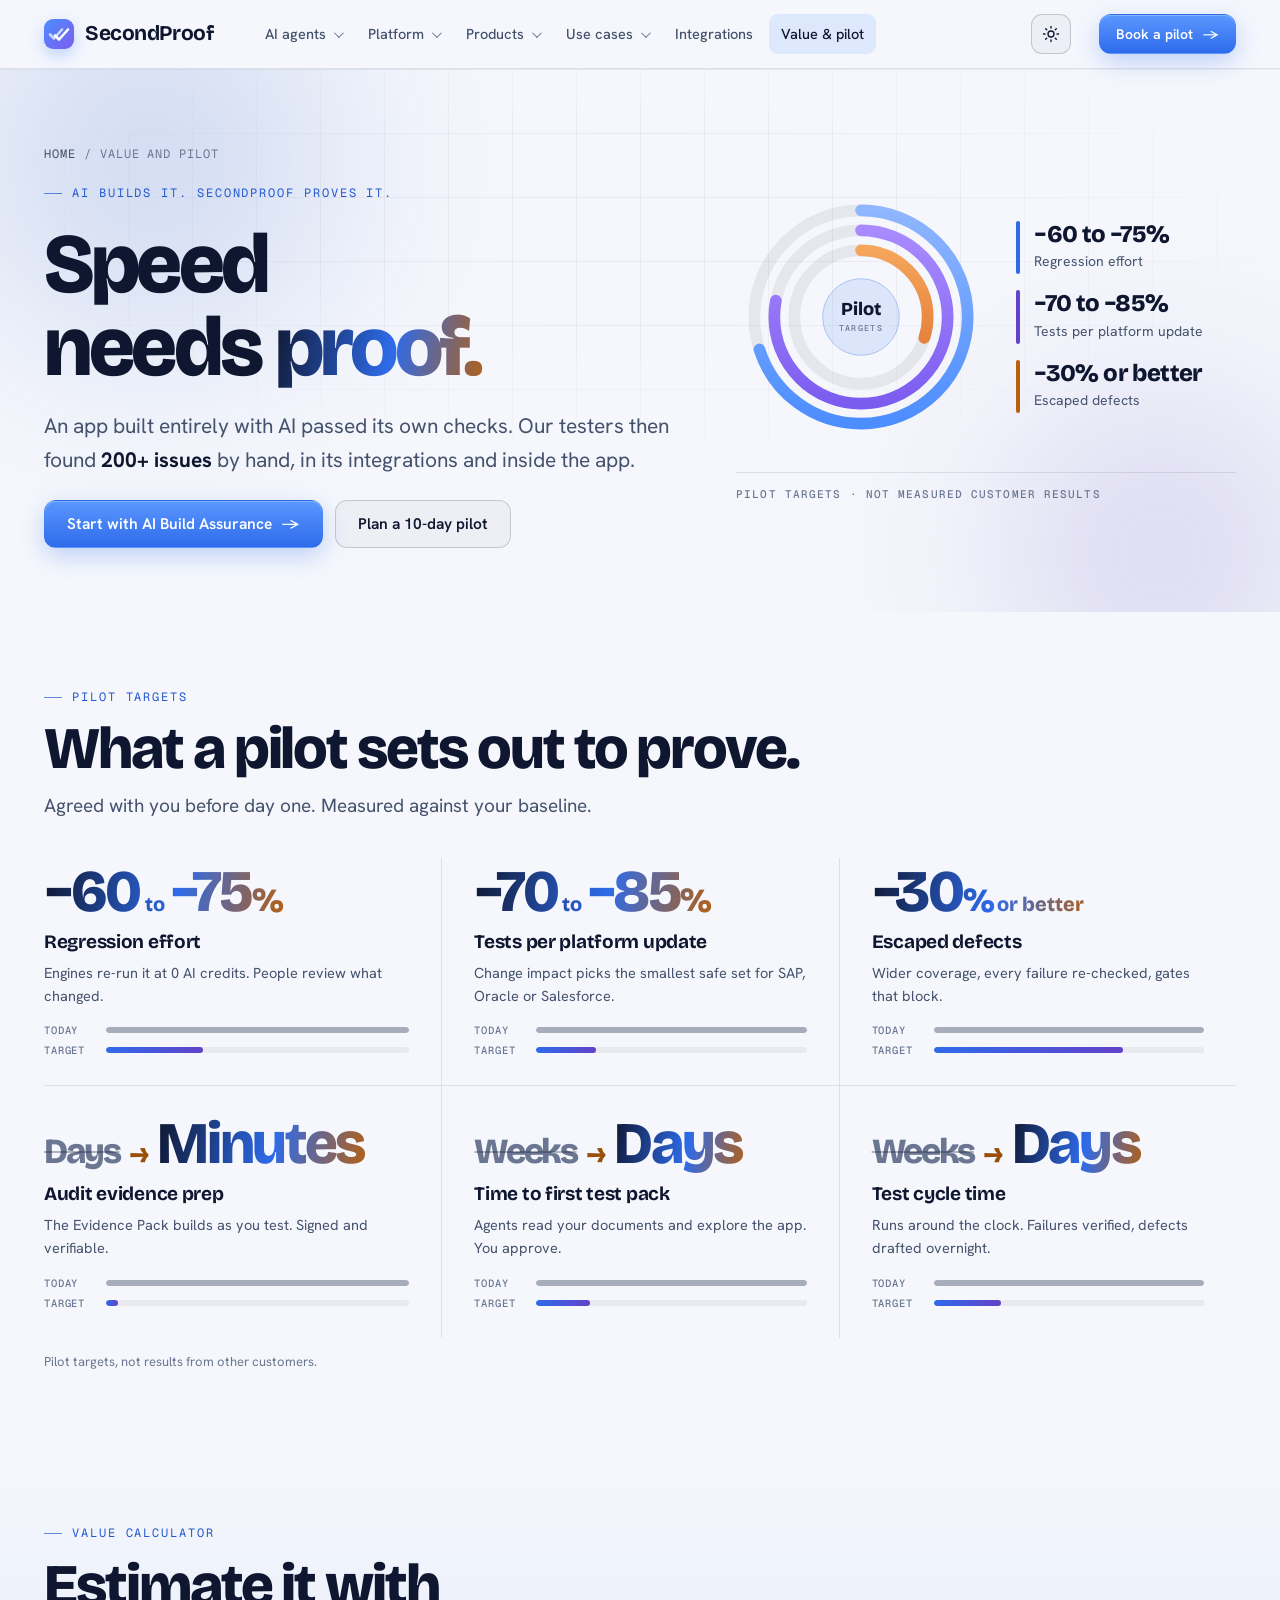
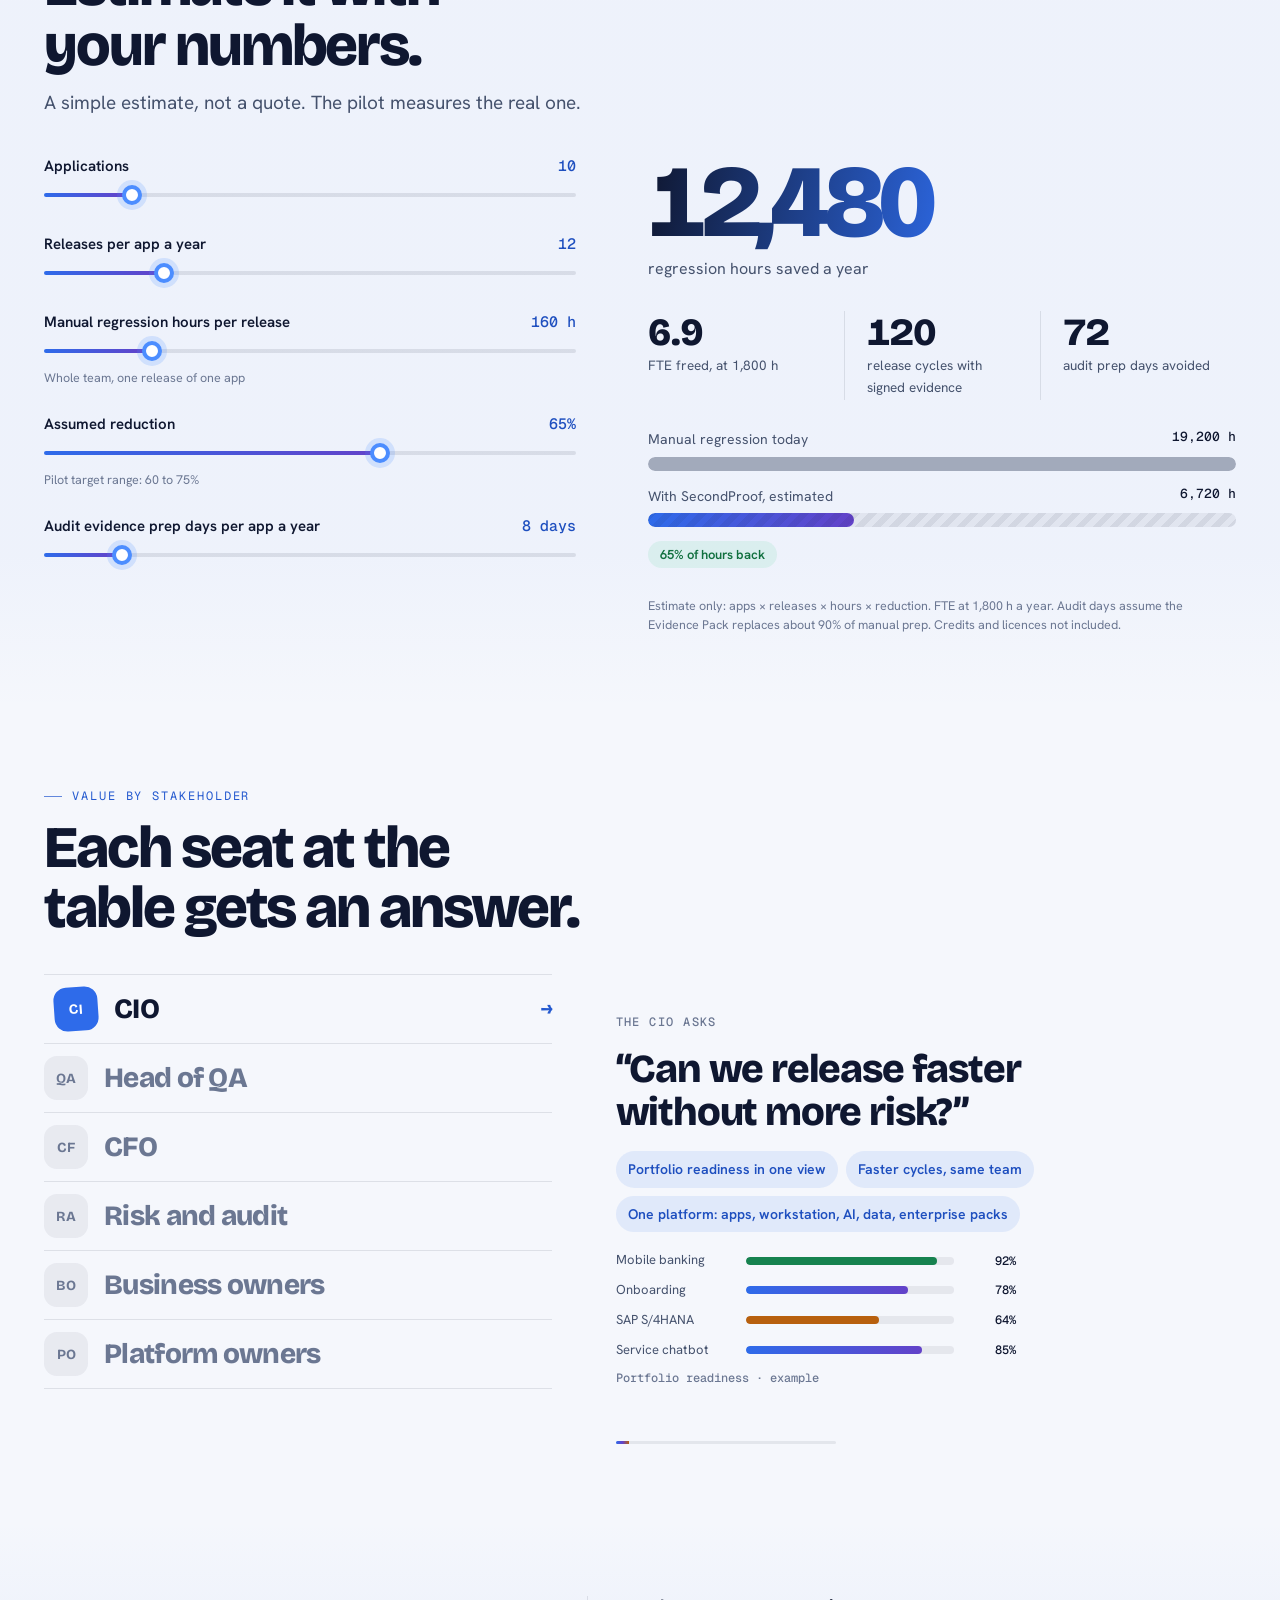
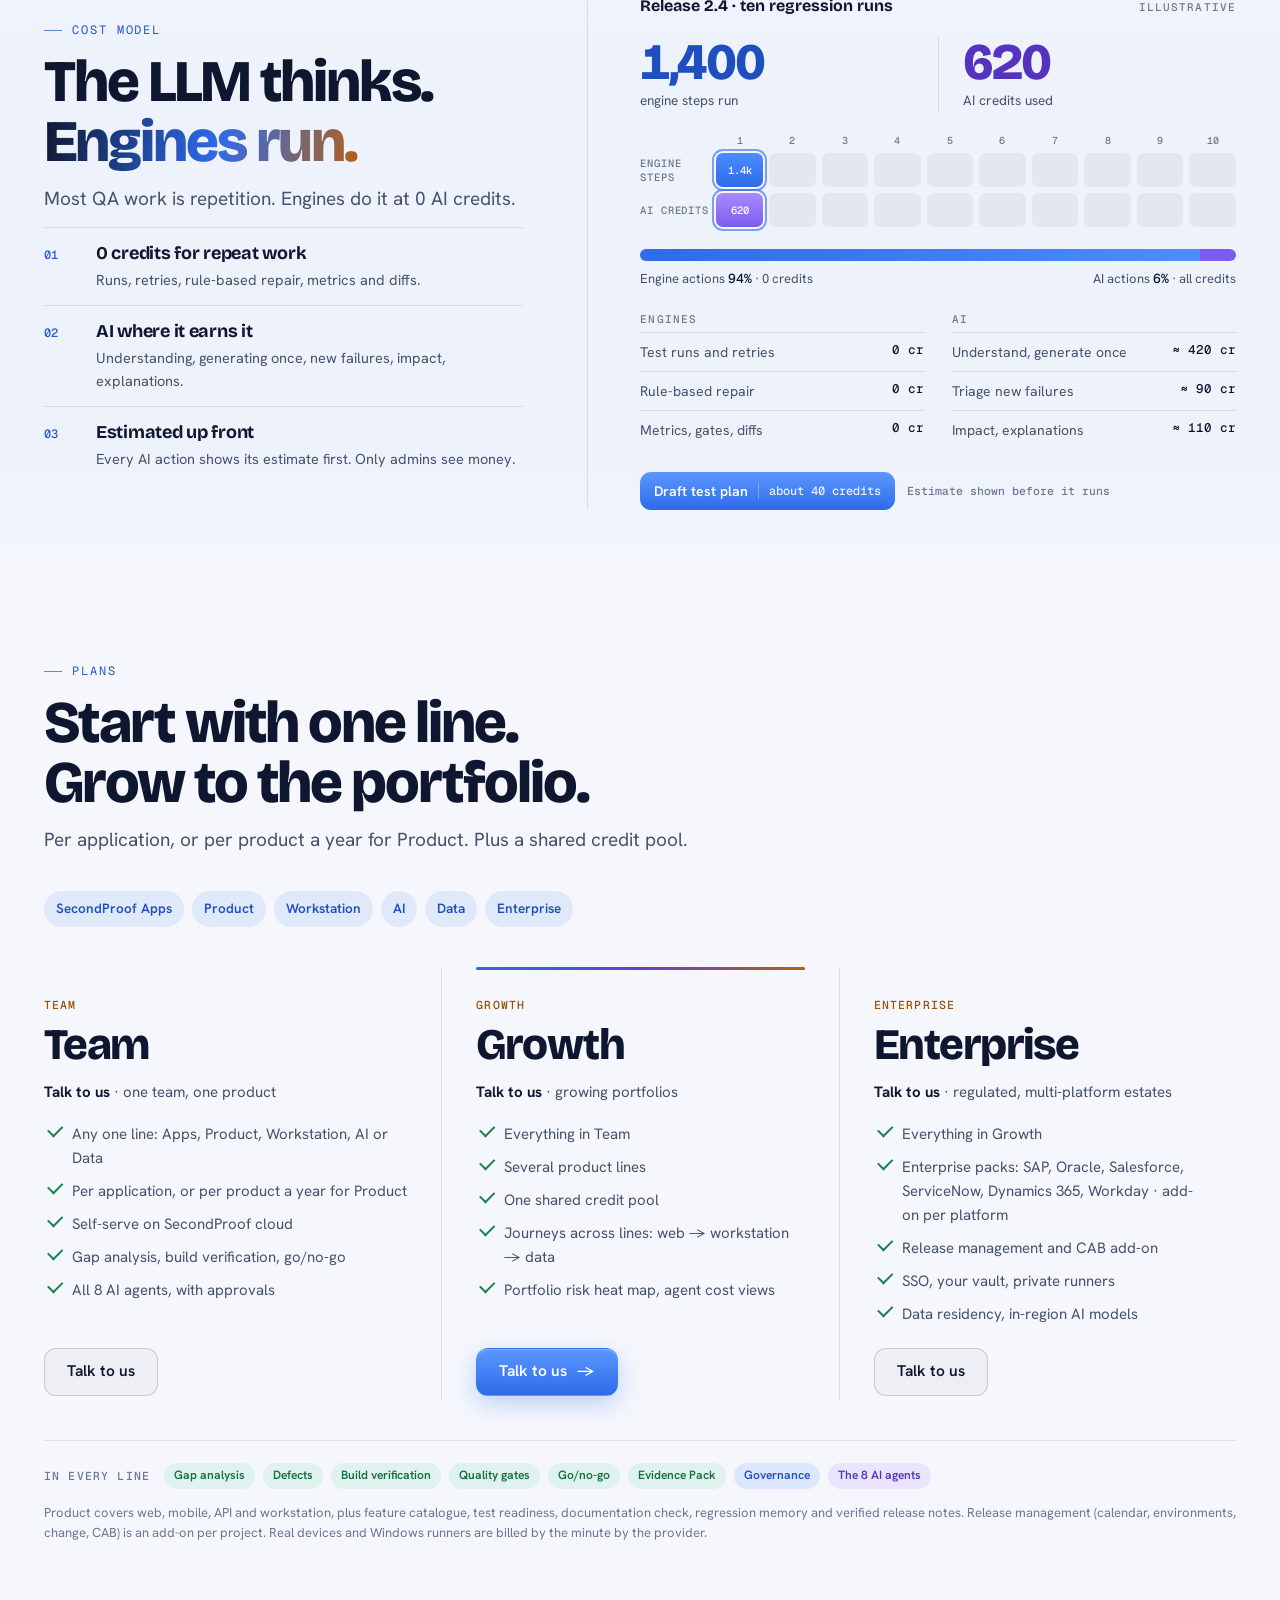
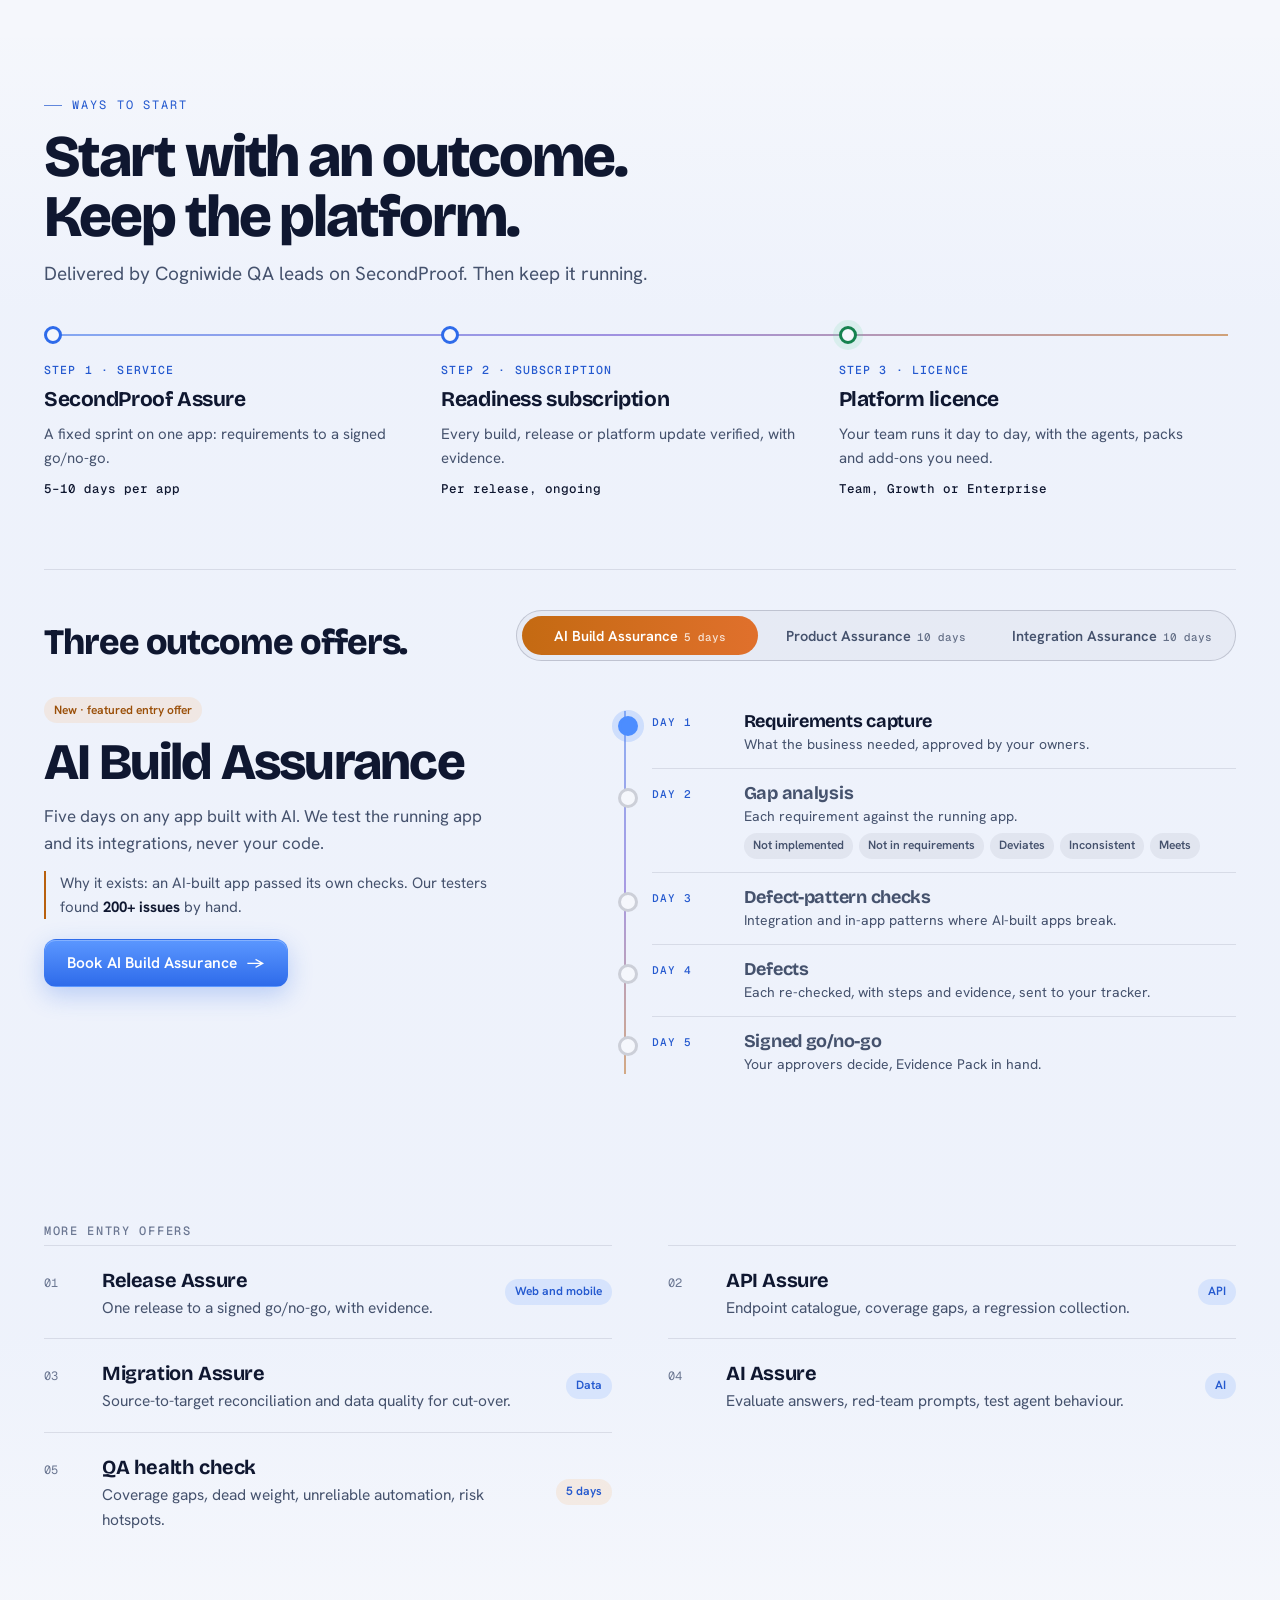
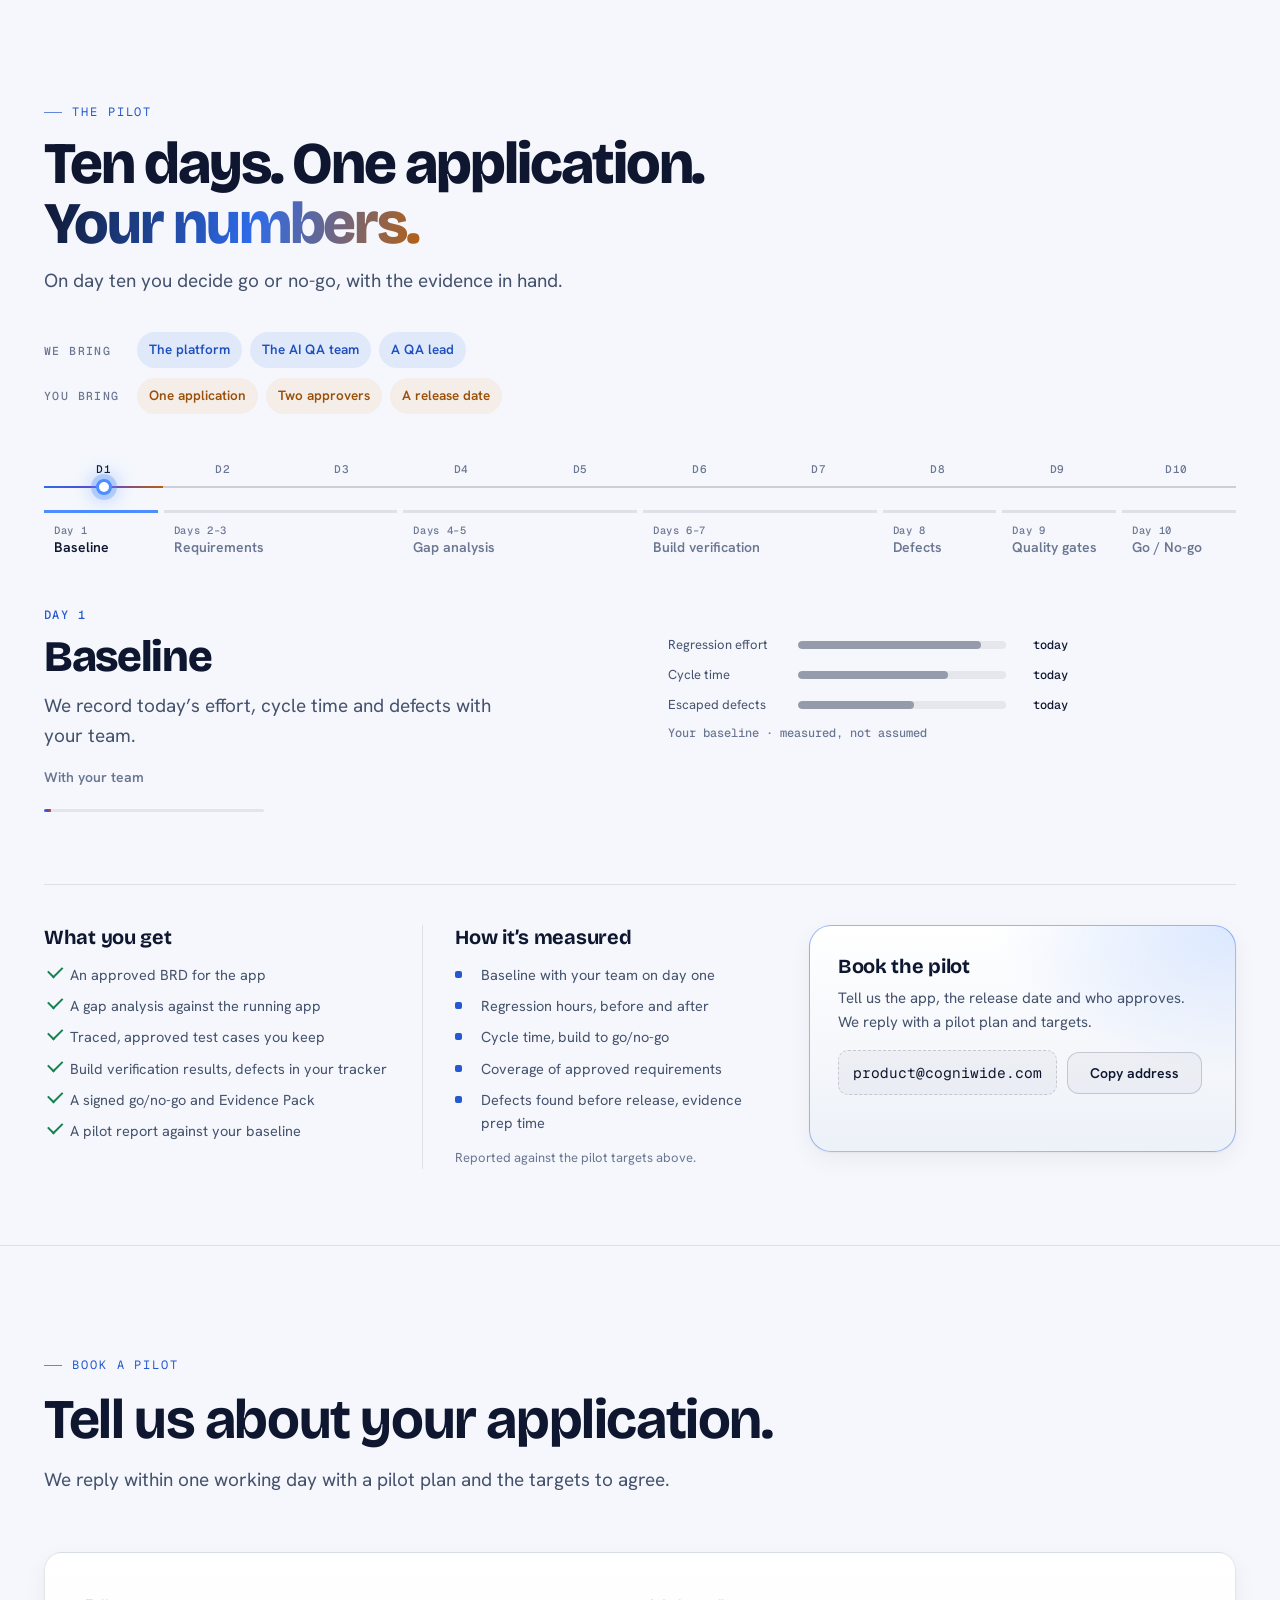
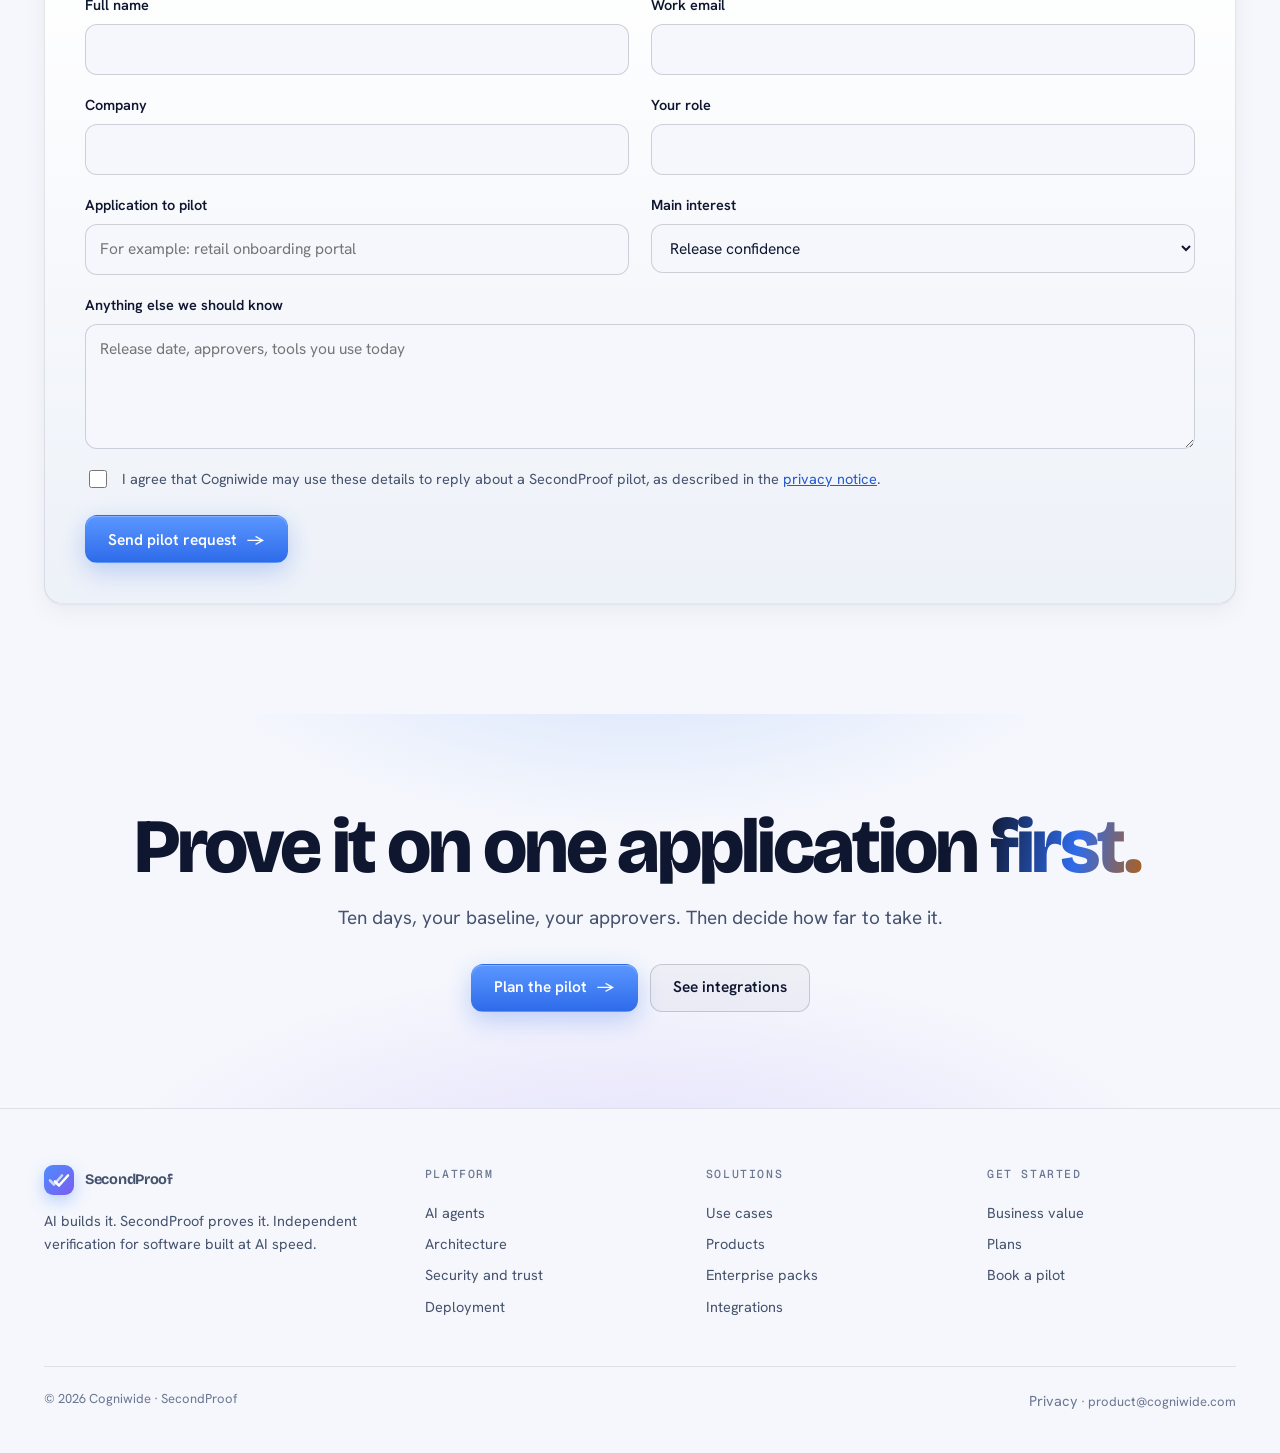
<file: value.html>
<!doctype html>
<html lang="en">
<head>
<meta charset="utf-8">
<meta name="viewport" content="width=device-width,initial-scale=1,viewport-fit=cover">
<title>SecondProof value and pilot</title>
<meta name="description" content="Pilot targets, a value calculator, plans from team to enterprise, and a 10-day pilot on one of your applications.">
<link rel="canonical" href="https://secondproof.ai/value.html">
<meta name="theme-color" content="#060A18">
<link rel="icon" href="favicon.svg" type="image/svg+xml">
<link rel="icon" href="favicon-32.png" sizes="32x32" type="image/png">
<link rel="apple-touch-icon" href="apple-touch-icon.png">
<link rel="manifest" href="site.webmanifest">
<meta property="og:type" content="website">
<meta property="og:site_name" content="SecondProof">
<meta property="og:title" content="SecondProof value, plans and pilot">
<meta property="og:description" content="Pilot targets, a value calculator, plans from team to enterprise, and a 10-day pilot on one of your applications.">
<meta property="og:url" content="https://secondproof.ai/value.html">
<meta property="og:image" content="https://secondproof.ai/og-image.png">
<meta property="og:image:width" content="1200">
<meta property="og:image:height" content="630">
<meta name="twitter:card" content="summary_large_image">
<meta name="twitter:title" content="SecondProof value, plans and pilot">
<meta name="twitter:description" content="Pilot targets, a value calculator, plans from team to enterprise, and a 10-day pilot on one of your applications.">
<meta name="twitter:image" content="https://secondproof.ai/og-image.png">
<link rel="preconnect" href="https://fonts.googleapis.com">
<link rel="stylesheet" href="https://fonts.googleapis.com/css2?family=Bricolage+Grotesque:opsz,wght@12..96,500;12..96,700;12..96,800&family=Hanken+Grotesk:wght@400;500;600;700&family=Geist+Mono:wght@400;500&display=swap">
<link rel="stylesheet" href="site.css">
<script>(function(){var t;try{t=localStorage.getItem("sp-theme")}catch(e){}if(!t)t=window.matchMedia&&matchMedia("(prefers-color-scheme: light)").matches?"light":"dark";document.documentElement.setAttribute("data-theme",t)})();</script>
<style>
/* Value v3 · open layout: targets, calculator, seats switcher, cost meter, plans, offer switch, 10-day pilot */
.m-head{max-width:760px}
/* hero */
.vhero{padding-block:76px 64px}
.vhero .wrap{display:grid;grid-template-columns:1.12fr .88fr;gap:56px;align-items:center}
.vhero .copy{display:flex;flex-direction:column;gap:20px;min-width:0}
.vhero h1{font-size:clamp(44px,6.6vw,92px);letter-spacing:-.04em}
.vhero .lede b{color:var(--ink)}
.vhero .acts{display:flex;gap:12px;flex-wrap:wrap;margin-top:4px}
@media (max-width:960px){.vhero .wrap{grid-template-columns:1fr;gap:40px}}
.rings{display:grid;grid-template-columns:minmax(0,250px) minmax(0,1fr);gap:30px;align-items:center;min-width:0}
.rings svg{width:100%;height:auto;display:block}
.rings .arc{fill:none;stroke-width:14;stroke-linecap:round;transform:rotate(-90deg);transform-origin:150px 150px}
.rings .trk{fill:none;stroke:rgba(var(--wsh),.07);stroke-width:14}
.rings .core{fill:rgba(var(--b2r),.12);stroke:rgba(var(--b2r),.4)}
.rings .t1{fill:var(--ink);font:800 22px var(--display)}
.rings .t2{fill:var(--ink3);font:500 10px var(--mono);letter-spacing:1.6px}
.rings ul{list-style:none;padding:0;margin:0;display:grid;gap:16px}
.rings li{display:grid;grid-template-columns:4px 1fr;gap:14px}
.rings li i{border-radius:2px}
.rings li b{font:800 24px/1.1 var(--display);letter-spacing:-.025em;display:block}
.rings li small{color:var(--ink2);font-size:14px}
.rings .cap{grid-column:1/-1;font:500 11px var(--mono);letter-spacing:.1em;text-transform:uppercase;color:var(--ink3);padding-top:14px;border-top:1px solid var(--line)}
@media (max-width:560px){.rings{grid-template-columns:1fr}.rings svg{max-width:220px}}
@media (prefers-reduced-motion:no-preference){
  .rings .arc{animation:draw 2.2s cubic-bezier(.2,.7,.2,1) both}.rings .arc.b{animation-delay:.25s}.rings .arc.c{animation-delay:.5s}
  @keyframes draw{from{stroke-dashoffset:var(--len)}}
  .rings .core{animation:pulse 3s ease-in-out infinite;transform-origin:150px 150px}@keyframes pulse{50%{transform:scale(1.06);opacity:.8}}
}

/* targets */
.tg{display:grid;grid-template-columns:repeat(3,minmax(0,1fr))}
.tg>div{display:flex;flex-direction:column;gap:8px;padding:28px 32px;border-left:1px solid var(--line);border-top:1px solid var(--line);min-width:0}
.tg>div:nth-child(3n+1){border-left:0;padding-left:0}
.tg>div:nth-child(-n+3){border-top:0;padding-top:4px}
.tg-n{font:800 clamp(40px,4.6vw,62px)/1.02 var(--display);letter-spacing:-.04em;display:flex;align-items:baseline;gap:.18em;flex-wrap:wrap}
.tg-n s{text-decoration:line-through;text-decoration-thickness:2px;text-decoration-color:rgba(var(--wsh),.3);color:var(--ink3);font-size:.6em}
.tg-n .to{font-size:.5em;color:var(--tx-amber)}
.tg-n em{font-style:normal;font-size:.55em}
.tg-n em.t{font-size:.34em;letter-spacing:0;margin:0 .25em}
.grad{padding-right:.08em}
.tg-l{font:700 19px var(--display);letter-spacing:-.015em}
.tg small{color:var(--ink2);font-size:14.5px}
.tg-b{display:grid;gap:6px;margin-top:8px}
.tg-b span{display:grid;grid-template-columns:52px 1fr;gap:10px;align-items:center;font:500 10.5px var(--mono);letter-spacing:.08em;text-transform:uppercase;color:var(--ink3)}
.tg-b u{display:block;height:6px;border-radius:3px;background:rgba(var(--wsh),.06);overflow:hidden;text-decoration:none}
.tg-b u i{display:block;height:100%;border-radius:3px;width:100%;transition:width 1.6s cubic-bezier(.2,.7,.2,1) .6s}
.tg-b .bf i{background:rgba(var(--i2r),.4)}
.tg-b .af i{background:linear-gradient(90deg,var(--blue),var(--violet))}
.tg.in .tg-b .af i{width:var(--w)}
@media (max-width:900px){.tg{grid-template-columns:1fr 1fr}.tg>div{padding:24px 22px}.tg>div:nth-child(3n+1){border-left:1px solid var(--line);padding-left:22px}.tg>div:nth-child(-n+3){border-top:1px solid var(--line);padding-top:24px}.tg>div:nth-child(2n+1){border-left:0;padding-left:0}.tg>div:nth-child(-n+2){border-top:0;padding-top:4px}}
@media (max-width:560px){.tg{grid-template-columns:1fr}.tg>div{border-left:0!important;padding-left:0!important}.tg>div:nth-child(2){border-top:1px solid var(--line);padding-top:24px}}

/* calculator */
.cc{display:grid;grid-template-columns:minmax(0,.95fr) minmax(0,1.05fr);gap:72px;align-items:start}
.cc-in{display:grid;gap:24px}
.sl{display:grid;gap:4px}
.sl .top{display:flex;justify-content:space-between;align-items:baseline;gap:12px}
.sl label{font-weight:600;font-size:15px}
.sl output{font:500 15px var(--mono);color:var(--tx-blue);white-space:nowrap}
.sl small{color:var(--ink3);font-size:12.5px}
input[type=range]{-webkit-appearance:none;appearance:none;width:100%;height:26px;background:transparent;cursor:pointer;margin:0}
input[type=range]::-webkit-slider-runnable-track{height:4px;border-radius:2px;background:linear-gradient(90deg,var(--blue) 0,var(--violet) var(--p,50%),rgba(var(--wsh),.1) var(--p,50%))}
input[type=range]::-moz-range-track{height:4px;border-radius:2px;background:rgba(var(--wsh),.1)}
input[type=range]::-moz-range-progress{height:4px;border-radius:2px;background:linear-gradient(90deg,var(--blue),var(--violet))}
input[type=range]::-webkit-slider-thumb{-webkit-appearance:none;width:20px;height:20px;border-radius:50%;background:#fff;border:4px solid #4C8DFF;margin-top:-8px;box-shadow:0 0 0 5px rgba(76,141,255,.18);transition:transform .2s}
input[type=range]:active::-webkit-slider-thumb{transform:scale(1.15)}
input[type=range]::-moz-range-thumb{width:14px;height:14px;border-radius:50%;background:#fff;border:4px solid #4C8DFF}
input[type=range]:focus-visible{outline:2px solid var(--blue2);outline-offset:4px}
.cc-out{display:flex;flex-direction:column;gap:28px;min-width:0}
.cc-big b{display:block;font:800 clamp(64px,8vw,112px)/.95 var(--display);letter-spacing:-.05em;font-variant-numeric:tabular-nums;padding-bottom:.04em}
.cc-big span{color:var(--ink2);font-size:16px}
.cc-nums{display:grid;grid-template-columns:repeat(3,minmax(0,1fr))}
.cc-nums>div{display:flex;flex-direction:column;gap:4px;padding:2px 22px;border-left:1px solid var(--line);min-width:0}
.cc-nums>div:first-child{border-left:0;padding-left:0}
.cc-nums b{font:800 clamp(28px,3vw,40px)/1 var(--display);letter-spacing:-.03em;font-variant-numeric:tabular-nums}
.cc-nums span{color:var(--ink2);font-size:13.5px}
.cc-bars{display:grid;gap:14px}
.cc-bars .r{display:grid;gap:6px;font-size:14px;color:var(--ink2)}
.cc-bars .r>div{display:flex;justify-content:space-between;gap:10px}
.cc-bars .r b{font:500 13px var(--mono);color:var(--ink)}
.cc-bars u{position:relative;display:block;height:14px;border-radius:7px;background:rgba(var(--wsh),.06);overflow:hidden;text-decoration:none}
.cc-bars u i{display:block;height:100%;border-radius:7px;transition:width .8s cubic-bezier(.2,.7,.2,1)}
.cc-bars .now i{width:100%;background:rgba(var(--i2r),.4)}
.cc-bars .new i{background:linear-gradient(90deg,var(--blue),var(--violet))}
.cc-bars .new u::after{content:"";position:absolute;inset:0;background:repeating-linear-gradient(135deg,rgba(var(--wsh),.07) 0 6px,transparent 6px 12px)}
.cc-pct{justify-self:start;font:600 13px var(--body);padding:5px 12px;border-radius:999px;background:rgba(95,211,154,.14);color:var(--tx-green)}
.assume{font-size:12.5px;color:var(--ink3);line-height:1.55}
@media (max-width:960px){.cc{grid-template-columns:1fr;gap:44px}}
@media (max-width:480px){.cc-nums{grid-template-columns:1fr;gap:14px}.cc-nums>div{border-left:0;padding-left:0;flex-direction:row;align-items:baseline;gap:12px}}

/* shared live panel bits */
.lbar{position:absolute;left:0;bottom:0;width:220px;height:3px;border-radius:2px;background:rgba(var(--wsh),.08);overflow:hidden}
.lbar i{display:block;height:100%;width:0;background:linear-gradient(90deg,var(--blue),var(--violet),var(--amber))}
.mv{min-height:120px}
.mv small{display:block;font:500 12px var(--mono);color:var(--ink3);margin-top:10px}
.mv-bars{display:grid;gap:9px;max-width:400px}
.mv-bars>div{display:grid;grid-template-columns:120px 1fr 52px;gap:10px;align-items:center;font-size:13px;color:var(--ink2)}
.mv-bars u{display:block;height:8px;border-radius:4px;background:rgba(var(--wsh),.07);overflow:hidden;text-decoration:none}
.mv-bars u i{display:block;height:100%;width:0;border-radius:4px;background:var(--bc,linear-gradient(90deg,var(--blue),var(--violet)));transition:width 1.1s cubic-bezier(.2,.7,.2,1) .25s}
.on .mv-bars u i{width:var(--w)}
.mv-bars b{font:500 12px var(--mono);color:var(--ink);text-align:right}
.mv-ag{display:flex;gap:8px;flex-wrap:wrap;align-items:center;max-width:420px}
.mv-ag span{width:40px;height:40px;border-radius:12px;display:grid;place-items:center;font:700 13px var(--display);background:rgba(var(--wsh),.06);color:var(--ink3);transition:background .35s,color .35s}
.on .mv-ag span{background:#7C5CF0;color:#fff}
.mv-ag em{font-style:normal;margin-left:6px;font:600 13px var(--body);padding:7px 12px;border-radius:999px;border:1.5px solid var(--amber);color:var(--tx-amber);opacity:0;transform:scale(1.4);transition:opacity .3s 1.3s,transform .45s cubic-bezier(.2,1.6,.4,1) 1.3s}
.on .mv-ag em{opacity:1;transform:none}
.mv-col{display:flex;align-items:flex-end;gap:14px;height:110px;max-width:360px;border-bottom:1px solid var(--line2)}
.mv-col div{flex:1;display:flex;flex-direction:column;align-items:center;gap:6px;justify-content:flex-end;height:100%}
.mv-col i{display:block;width:100%;max-width:38px;height:0;border-radius:7px 7px 2px 2px;background:linear-gradient(180deg,var(--amber),rgba(245,166,91,.35));transition:height .9s cubic-bezier(.2,.7,.2,1)}
.on .mv-col i{height:var(--h)}
.mv-col div:nth-child(2) i{transition-delay:.12s}.mv-col div:nth-child(3) i{transition-delay:.24s}.mv-col div:nth-child(4) i{transition-delay:.36s}.mv-col div:nth-child(5) i{transition-delay:.48s}
.mv-cl{display:flex;gap:14px;max-width:360px}.mv-cl span{flex:1;text-align:center;font:500 11px var(--mono);color:var(--ink3)}
.mv-sig{display:grid;gap:4px;max-width:340px;position:relative}
.mv-sig>div{display:flex;justify-content:space-between;align-items:center;padding:6px 0;border-bottom:1px solid var(--line);font-size:14px;color:var(--ink2)}
.mv-sig>div b{display:grid;place-items:center;width:24px;height:24px;border-radius:50%;background:#16824F;color:#fff;font-size:13px;transform:scale(0);transition:transform .4s cubic-bezier(.2,1.6,.4,1)}
.mv-sig>div b.w{background:#C46A12}
.on .mv-sig>div b{transform:scale(1)}
.mv-sig>div:nth-child(2) b{transition-delay:.35s}.mv-sig>div:nth-child(3) b{transition-delay:.7s}.mv-sig>div:nth-child(4) b{transition-delay:1.05s}
.mv-gap{display:flex;max-width:380px;height:12px;border-radius:6px;overflow:hidden;background:rgba(var(--wsh),.06)}
.mv-gap i{display:block;height:100%;width:0;transition:width 1s cubic-bezier(.2,.7,.2,1)}
.mv-gap .g1{background:var(--green)}.mv-gap .g2{background:var(--amber);transition-delay:.3s}.mv-gap .g3{background:var(--red);transition-delay:.6s}
.on .mv-gap .g1{width:64.6%}.on .mv-gap .g2{width:18.7%}.on .mv-gap .g3{width:16.7%}
.mv-lg{display:flex;gap:14px;flex-wrap:wrap;margin-top:10px;font-size:13px;color:var(--ink2)}
.mv-lg i{display:inline-block;width:9px;height:9px;border-radius:3px;margin-right:6px}
.mv-dots{display:grid;grid-template-columns:repeat(20,10px);gap:6px}
.mv-dots i{width:10px;height:10px;border-radius:3px;background:rgba(var(--wsh),.1);transition:background .3s,box-shadow .3s}
.on .mv-dots i.h{background:#4C8DFF;box-shadow:0 0 10px rgba(76,141,255,.6)}
.mv-doc{width:240px;padding:14px 16px;border-radius:14px;background:rgba(var(--wsh),.04);border:1px solid var(--line);position:relative}
.mv-doc b{font-size:13px;display:block;margin-bottom:8px}.mv-doc>i{display:block;height:5px;border-radius:3px;background:rgba(var(--b2r),.3);margin-top:6px;width:0;transition:width .6s ease}
.on .mv-doc>i{width:100%}.on .mv-doc>i:nth-of-type(2){transition-delay:.2s}.on .mv-doc>i.s{width:60%;transition-delay:.4s}
.stamp{display:inline-grid;place-items:center;padding:0 12px;height:44px;border:3px solid var(--green);border-radius:9px;color:var(--green);font:800 20px var(--display);letter-spacing:.06em;transform:rotate(-8deg) scale(1.6);opacity:0;transition:transform .45s cubic-bezier(.2,1.6,.4,1) .9s,opacity .3s .9s}
.on .stamp{transform:rotate(-8deg) scale(1);opacity:1}
.mv-doc .stamp{position:absolute;right:-18px;bottom:-14px;height:34px;font-size:13px;background:var(--surface)}
.mv-run u{display:block;width:280px;max-width:100%;height:10px;border-radius:5px;background:rgba(var(--wsh),.07);overflow:hidden;text-decoration:none}
.mv-run u i{display:block;height:100%;width:0;background:linear-gradient(90deg,var(--blue),var(--green))}
.on .mv-run u i{width:100%;transition:width 2.2s linear}
.mv-run .bd{display:inline-flex;margin-top:12px;font:600 12.5px var(--body);padding:4px 10px;border-radius:999px;background:rgba(245,166,91,.15);color:var(--tx-amber);transition:background .4s 2.2s,color .4s 2.2s}
.on .mv-run .bd{background:rgba(95,211,154,.15);color:var(--tx-green)}
.mv-def{display:flex;flex-direction:column;gap:4px;padding:14px 16px;border-radius:12px;border-left:4px solid var(--red);background:rgba(255,122,127,.08);width:320px;max-width:100%;transform:translateY(10px);opacity:0;transition:transform .5s .2s,opacity .5s .2s}
.on .mv-def{transform:none;opacity:1}
.mv-def b{font-size:14px;color:var(--tx-red)}.mv-def span{font-size:13.5px;color:var(--ink2)}
.mv-gt{display:grid;grid-template-columns:repeat(3,minmax(0,1fr));gap:8px;max-width:380px}
.mv-gt span{display:flex;align-items:center;gap:8px;font-size:13px;color:var(--ink2);padding:7px 0;border-bottom:1px solid var(--line)}
.mv-gt span::before{content:"✓";display:grid;place-items:center;width:20px;height:20px;border-radius:50%;flex:none;font-size:11px;color:#fff;background:#16824F;transform:scale(0);transition:transform .35s cubic-bezier(.2,1.6,.4,1)}
.mv-gt span.w::before{content:"!";background:#C46A12}
.on .mv-gt span::before{transform:scale(1)}
.mv-gt span:nth-child(2)::before{transition-delay:.2s}.mv-gt span:nth-child(3)::before{transition-delay:.4s}.mv-gt span:nth-child(4)::before{transition-delay:.6s}.mv-gt span:nth-child(5)::before{transition-delay:.8s}.mv-gt span:nth-child(6)::before{transition-delay:1s}

/* seats */
.st{display:grid;grid-template-columns:minmax(0,.9fr) minmax(0,1.1fr);gap:64px;align-items:stretch}
.st-l{list-style:none;margin:0;padding:0}
.st-l button{all:unset;box-sizing:border-box;width:100%;cursor:pointer;display:grid;grid-template-columns:44px minmax(0,1fr) auto;gap:16px;align-items:center;padding:12px 0;border-top:1px solid var(--line);color:var(--ink3);font:800 clamp(21px,2.3vw,28px)/1.1 var(--display);letter-spacing:-.025em;transition:color .3s,padding .3s}
.st-l li:last-child button{border-bottom:1px solid var(--line)}
.st-l button:hover{color:var(--ink2)}
.st-l button:focus-visible{outline:2px solid var(--blue2);outline-offset:2px}
.st-l button[aria-selected="true"]{color:var(--ink);padding-left:10px}
.st-l .av{width:44px;height:44px;border-radius:13px;display:grid;place-items:center;font:700 14px var(--display);letter-spacing:0;background:rgba(var(--wsh),.06);color:var(--ink3);transition:background .35s,color .35s,transform .35s}
.st-l button[aria-selected="true"] .av{color:#fff;background:var(--c);transform:rotate(-4deg)}
.st-l .go{font-size:18px;color:var(--blue2);opacity:0;transform:translateX(-6px);transition:opacity .3s,transform .3s}
.st-l button[aria-selected="true"] .go{opacity:1;transform:none}
.st-r{position:relative;min-height:470px}
.st-p{position:absolute;inset:0 0 18px;display:flex;flex-direction:column;justify-content:center;gap:18px;opacity:0;transform:translateX(24px);transition:opacity .5s,transform .6s cubic-bezier(.2,.7,.2,1);pointer-events:none}
.st-p.on{opacity:1;transform:none;pointer-events:auto}
.st-k{font:500 12px var(--mono);letter-spacing:.12em;text-transform:uppercase;color:var(--ink3)}
.st-p .q{font:800 clamp(28px,3.1vw,42px)/1.08 var(--display);letter-spacing:-.03em;max-width:520px}
.st-t{list-style:none;padding:0;margin:0;display:flex;flex-wrap:wrap;gap:8px;max-width:540px}
.st-t li{font-size:14px;font-weight:600;padding:7px 12px;border-radius:999px;background:rgba(var(--b2r),.1);color:var(--tx-blue);opacity:0;transform:translateY(6px);transition:opacity .4s,transform .4s}
.st-p.on .st-t li{opacity:1;transform:none}
.st-p.on .st-t li:nth-child(2){transition-delay:.15s}.st-p.on .st-t li:nth-child(3){transition-delay:.3s}
@media (max-width:900px){.st{grid-template-columns:1fr;gap:28px}.st-r{min-height:520px}}

/* cost */
.co{display:grid;grid-template-columns:minmax(0,.85fr) minmax(0,1.15fr);gap:64px;align-items:center}
.co .m-head{margin-bottom:0}
.co-pts{display:grid;margin-top:12px}
.co-pts>div{display:grid;grid-template-columns:40px 1fr;gap:4px 12px;padding:14px 0;border-top:1px solid var(--line)}
.co-pts span{grid-row:1/3;font:500 12px var(--mono);color:var(--blue2);padding-top:5px}
.co-pts b{font:700 18px var(--display);letter-spacing:-.015em}
.co-pts small{color:var(--ink2);font-size:14.5px}
.co-v{border-left:1px solid var(--line);padding-left:52px;display:flex;flex-direction:column;gap:22px;min-width:0}
.co-h{display:flex;justify-content:space-between;align-items:baseline;gap:12px;flex-wrap:wrap}
.co-h b{font:700 16px var(--display)}
.co-h span{font:500 11px var(--mono);letter-spacing:.1em;text-transform:uppercase;color:var(--ink3)}
.co-tot{display:grid;grid-template-columns:1fr 1fr}
.co-tot>div{display:flex;flex-direction:column;gap:2px;padding-right:20px}
.co-tot>div+div{border-left:1px solid var(--line);padding-left:24px}
.co-tot b{font:800 clamp(36px,4vw,54px)/1 var(--display);letter-spacing:-.04em;font-variant-numeric:tabular-nums}
.co-tot .e b{color:var(--tx-blue)}.co-tot .a b{color:var(--tx-violet)}
.co-tot small{color:var(--ink2);font-size:13.5px}
.co-g{position:relative;display:grid;grid-template-columns:70px repeat(10,minmax(0,1fr));gap:6px 6px;align-items:center}
.co-g .lb{font:500 10.5px var(--mono);letter-spacing:.08em;text-transform:uppercase;color:var(--ink3)}
.co-g .c{height:34px;border-radius:7px;background:rgba(var(--wsh),.05);display:grid;place-items:center;font:500 10.5px var(--mono);color:var(--ink3);transition:background .4s,color .4s,transform .4s}
.co-g .c.e.f{background:linear-gradient(180deg,#4C8DFF,#2E6BEA);color:#fff}
.co-g .c.a.f{background:rgba(var(--b2r),.08);color:var(--tx-green)}
.co-g .c.a.f.one{background:linear-gradient(180deg,#A98BFF,#7C5CF0);color:#fff}
.co-g .c.now{box-shadow:0 0 0 2px var(--bg),0 0 0 4px rgba(var(--b2r),.6)}
.co-g .rn{font:500 10px var(--mono);color:var(--ink3);text-align:center}
.co-split{display:grid;gap:8px}
.co-split .stk{display:flex;height:12px;border-radius:6px;overflow:hidden}
.co-split .lg2{display:flex;justify-content:space-between;gap:10px;flex-wrap:wrap;font-size:13px;color:var(--ink2)}
.co-split .lg2 b{color:var(--ink);font:500 13px var(--mono)}
.co-led{display:grid;grid-template-columns:1fr 1fr;gap:0 28px}
.co-led h4{font:500 11px var(--mono);letter-spacing:.1em;text-transform:uppercase;color:var(--ink3);padding-bottom:6px}
.co-led div>span{display:flex;justify-content:space-between;gap:10px;padding:8px 0;border-top:1px solid var(--line);font-size:14px;color:var(--ink2)}
.co-led em{font-style:normal;font:500 12.5px var(--mono);white-space:nowrap;color:var(--ink)}
.co-est{display:flex;gap:12px;align-items:center;flex-wrap:wrap}
.co-est .pill{display:inline-flex;align-items:center;gap:10px;height:38px;padding:0 14px;border-radius:11px;background:linear-gradient(180deg,#5B97FF,#2E6BEA);color:#fff;font-weight:600;font-size:14px}
.co-est .pill em{font-style:normal;font:500 12px var(--mono);opacity:.9;padding-left:10px;border-left:1px solid rgba(255,255,255,.35)}
.co-est small{font:500 11.5px var(--mono);color:var(--ink3)}
@media (max-width:960px){.co{grid-template-columns:1fr;gap:44px}.co-v{border-left:0;padding-left:0}}
@media (max-width:560px){.co-g{grid-template-columns:repeat(10,minmax(0,1fr));gap:4px}.co-g .lb{grid-column:1/-1;margin-top:6px}.co-g .sp{display:none}.co-g .c{height:28px;font-size:9px}.co-led{grid-template-columns:1fr;gap:18px}}

/* plans */
.pl-lines{display:flex;gap:8px;flex-wrap:wrap;margin-bottom:40px}
.pl{display:grid;grid-template-columns:repeat(3,minmax(0,1fr))}
.pl>div{position:relative;display:flex;flex-direction:column;gap:12px;padding:30px 34px 4px;border-left:1px solid var(--line);min-width:0}
.pl>div:first-child{border-left:0;padding-left:0}
.pl .pop::before{content:"";position:absolute;left:34px;right:34px;top:0;height:3px;border-radius:2px;background:linear-gradient(90deg,var(--blue),var(--violet),var(--amber))}
.pl .who{font:500 11.5px var(--mono);letter-spacing:.1em;text-transform:uppercase;color:var(--tx-amber);display:flex;gap:10px;align-items:center}
.pl h3{font:800 clamp(34px,3.4vw,46px)/1 var(--display);letter-spacing:-.035em}
.pl .pr{color:var(--ink2);font-size:15px}
.pl .pr b{color:var(--ink)}
.pl ul{list-style:none;padding:0;margin:6px 0 10px;display:grid;gap:9px}
.pl li{display:grid;grid-template-columns:18px 1fr;gap:10px;font-size:15px;color:var(--ink2)}
.pl li::before{content:"";width:12px;height:7px;border-left:2px solid var(--green);border-bottom:2px solid var(--green);transform:rotate(-45deg) translate(1px,5px)}
.pl .btn{align-self:flex-start;margin-top:auto}
.pl-ev{display:flex;gap:8px;flex-wrap:wrap;align-items:center;margin-top:40px;padding-top:22px;border-top:1px solid var(--line)}
.pl-ev b{font:500 11.5px var(--mono);letter-spacing:.1em;text-transform:uppercase;color:var(--ink3);margin-right:6px}
@media (max-width:960px){.pl{grid-template-columns:1fr}.pl>div{border-left:0;padding:28px 0 8px;border-top:1px solid var(--line)}.pl>div:first-child{border-top:0;padding-top:4px}.pl .pop::before{left:0;right:auto;width:120px}}

/* offers */
.of-path.m-steps{grid-template-columns:repeat(3,minmax(0,1fr))}
.of-path li{padding-right:36px}
.of-path .k{font:500 11.5px var(--mono);letter-spacing:.1em;text-transform:uppercase;color:var(--blue2)}
.of-path .dur{font:500 12.5px var(--mono);color:var(--ink);margin-top:4px}
@media (max-width:860px){.of-path.m-steps{grid-template-columns:1fr}}
.of-top{display:flex;justify-content:space-between;align-items:flex-end;gap:20px;flex-wrap:wrap;margin-top:72px;padding-top:40px;border-top:1px solid var(--line)}
.of-top h3{font:800 clamp(26px,2.8vw,36px)/1.05 var(--display);letter-spacing:-.03em}
.of-sw{position:relative;display:inline-grid;grid-template-columns:1fr 1fr 1fr;padding:5px;border-radius:999px;border:1px solid var(--line2);background:rgba(var(--wsh),.03)}
.of-sw button{position:relative;z-index:1;border:0;background:none;font:600 14.5px var(--body);color:var(--ink2);padding:10px 18px;border-radius:999px;cursor:pointer;transition:color .3s;white-space:nowrap}
.of-sw button small{font:500 11px var(--mono);opacity:.8;margin-left:6px}
.of-sw button[aria-pressed="true"]{color:#fff}
.of-sw i{position:absolute;top:5px;bottom:5px;left:5px;width:calc((100% - 10px) / 3);border-radius:999px;background:linear-gradient(90deg,#C46A12,#E0702C);transition:transform .5s cubic-bezier(.65,0,.25,1),background .5s}
.of.b .of-sw i{transform:translateX(100%);background:linear-gradient(90deg,#2E6BEA,#16824F)}
.of.c .of-sw i{transform:translateX(200%);background:linear-gradient(90deg,#7C5CF0,#C46A12)}
.of-p.ia .proof{border-left-color:var(--violet)}
.of-p.ia .of-d::before{background:linear-gradient(180deg,var(--violet),var(--amber))}
.t-int{background:linear-gradient(90deg,rgba(169,139,255,.18),rgba(245,166,91,.16));color:var(--tx-violet)}
.of-sw .x{display:inline}
.of-in{display:grid;margin-top:36px}
.of-p{grid-area:1/1;display:grid;grid-template-columns:minmax(0,.9fr) minmax(0,1.1fr);gap:64px;align-items:start;transition:opacity .45s ease,transform .55s cubic-bezier(.2,.7,.2,1),filter .45s,visibility 0s .5s;scroll-margin-top:90px}
.of-p.off{opacity:0;transform:translateY(14px);filter:blur(4px);visibility:hidden;pointer-events:none}
.of-p:not(.off){transition-delay:0s}
.of-l{display:flex;flex-direction:column;gap:14px;align-items:flex-start}
.of-l h3{font:800 clamp(34px,4vw,56px)/1 var(--display);letter-spacing:-.035em}
.of-l p{color:var(--ink2);font-size:17px;max-width:460px}
.of-l .proof{font-size:15px;border-left:2px solid var(--amber);padding-left:14px}
.of-p.pa .proof{border-left-color:var(--green)}
.of-l .proof b{color:var(--ink)}
.of-l .acts{display:flex;gap:12px;flex-wrap:wrap;margin-top:6px}
.t-prod{background:linear-gradient(90deg,rgba(76,141,255,.16),rgba(95,211,154,.16));color:var(--tx-blue2)}
.of-d{list-style:none;margin:0;padding:0 0 0 36px;position:relative;display:grid}
.of-d::before{content:"";position:absolute;left:8px;top:14px;bottom:14px;width:2px;background:linear-gradient(180deg,var(--blue),var(--violet),var(--amber));opacity:.5}
.of-p.pa .of-d::before{background:linear-gradient(180deg,var(--blue),var(--green))}
.of-d li{position:relative;display:grid;grid-template-columns:78px minmax(0,1fr);gap:14px;padding:13px 0;border-bottom:1px solid var(--line);transition:opacity .35s}
.of-d li:last-child{border-bottom:0}
.of-d li::before{content:"";position:absolute;left:-34px;top:19px;width:14px;height:14px;border-radius:50%;background:var(--bg);border:3px solid var(--line2);transition:all .35s}
.of-d li.on::before{border-color:#4C8DFF;background:#4C8DFF;box-shadow:0 0 0 6px rgba(76,141,255,.2)}
.of-d li:last-child.on::before{border-color:var(--green);background:var(--green);box-shadow:0 0 0 6px rgba(95,211,154,.2)}
.of-d span{font:500 11px var(--mono);letter-spacing:.1em;text-transform:uppercase;color:var(--blue2);padding-top:5px}
.of-d b{display:block;font:700 18px var(--display);letter-spacing:-.015em;color:var(--ink2);transition:color .35s}
.of-d li.on b{color:var(--ink)}
.of-d small{display:block;color:var(--ink2);font-size:14px;line-height:1.5;margin-top:2px}
.of-d .ch{display:flex;gap:6px;flex-wrap:wrap;margin-top:6px}
.of-d .ch i{font-style:normal;font-size:12px;font-weight:600;padding:3px 9px;border-radius:999px;background:rgba(var(--wsh),.06);color:var(--ink2)}
.of-more{margin-top:72px}
.of-more h4{font:500 12px var(--mono);letter-spacing:.14em;text-transform:uppercase;color:var(--ink3);margin-bottom:6px}
.of-more .m-row{text-decoration:none;padding:18px 0}
.of-more .m-row b{font-size:20px}
.of-more .m-go{font-size:12px!important}
@media (max-width:960px){.of-p{grid-template-columns:1fr;gap:32px}}
@media (max-width:560px){.of-sw{grid-template-columns:1fr 1fr 1fr;width:100%}.of-sw button{padding:10px 6px;font-size:13.5px}.of-sw button small{display:none}.of-sw .x{display:none}.of-d li{grid-template-columns:1fr;gap:2px}}

/* pilot */
.pi-br{display:grid;grid-template-columns:auto 1fr;gap:10px 18px;align-items:center;margin-bottom:48px}
.pi-br b{font:500 11.5px var(--mono);letter-spacing:.12em;text-transform:uppercase;color:var(--ink3)}
.pi-br .m-chips{margin:0}
.pi-br .m-chips.y span{background:rgba(245,166,91,.13);color:var(--tx-amber)}
.pi{position:relative}
.pi-days{display:grid;grid-template-columns:repeat(10,minmax(0,1fr));border-bottom:2px solid var(--line2);padding-bottom:10px;position:relative}
.pi-days span{font:500 11px var(--mono);letter-spacing:.06em;color:var(--ink3);text-align:center;transition:color .35s}
.pi-days span.on{color:var(--ink)}
.pi-fill{position:absolute;left:0;bottom:-2px;height:2px;background:linear-gradient(90deg,var(--blue),var(--violet),var(--amber));transition:width .8s cubic-bezier(.65,0,.25,1);width:10%}
.pi-mk{position:absolute;bottom:-9px;width:16px;height:16px;margin-left:-8px;border-radius:50%;background:#fff;border:3px solid #4C8DFF;box-shadow:0 0 0 5px rgba(76,141,255,.3),0 0 22px #4C8DFF;transition:left .8s cubic-bezier(.65,0,.25,1);left:5%}
.pi-ph{display:grid;grid-template-columns:repeat(10,minmax(0,1fr));gap:6px;margin-top:22px}
.pi-ph button{all:unset;box-sizing:border-box;cursor:pointer;min-width:0;padding:10px 10px 0;border-top:3px solid rgba(var(--wsh),.1);font:600 14px/1.25 var(--body);color:var(--ink3);transition:color .3s,border-color .3s}
.pi-ph button:hover{color:var(--ink2)}
.pi-ph button:focus-visible{outline:2px solid var(--blue2);outline-offset:2px}
.pi-ph button[aria-selected="true"]{color:var(--ink);border-top-color:#4C8DFF}
.pi-ph button.end[aria-selected="true"]{border-top-color:var(--green)}
.pi-ph button.done{border-top-color:rgba(var(--b2r),.45)}
.pi-ph small{display:block;font:500 10.5px var(--mono);letter-spacing:.06em;color:var(--ink3);margin-bottom:2px}
.pi-pn{position:relative;display:grid;margin-top:44px;padding-bottom:22px}
.pi-p{grid-area:1/1;display:grid;grid-template-columns:minmax(0,1fr) minmax(0,1fr);gap:56px;align-items:center;opacity:0;transform:translateY(14px);transition:opacity .5s,transform .6s cubic-bezier(.2,.7,.2,1);pointer-events:none}
.pi-p.on{opacity:1;transform:none;pointer-events:auto}
.pi-p .d{font:500 12px var(--mono);letter-spacing:.12em;text-transform:uppercase;color:var(--blue2)}
.pi-p h3{font:800 clamp(30px,3.4vw,46px)/1.05 var(--display);letter-spacing:-.03em;margin:8px 0 10px}
.pi-p p{font-size:clamp(16.5px,1.5vw,19px);color:var(--ink2);max-width:460px}
.pi-p .who{display:inline-block;margin-top:14px;font-size:14px;font-weight:600;color:var(--ink3)}
.pi-p .who.ck{color:var(--tx-amber)}
.pi-g{display:grid;grid-template-columns:1fr 1fr 1.15fr;gap:0;margin-top:72px;padding-top:40px;border-top:1px solid var(--line);align-items:start}
.pi-g>div{padding:0 32px;border-left:1px solid var(--line);min-width:0}
.pi-g>div:first-child{border-left:0;padding-left:0}
.pi-g h3{font:700 20px var(--display);letter-spacing:-.015em}
.pi-g ul{list-style:none;padding:0;margin:14px 0 0;display:grid;gap:8px}
.pi-g li{display:grid;grid-template-columns:18px 1fr;gap:8px;font-size:14.5px;color:var(--ink2)}
.pi-g li::before{content:"";width:12px;height:7px;border-left:2px solid var(--green);border-bottom:2px solid var(--green);transform:rotate(-45deg) translate(1px,5px)}
.pi-g ul.ms li::before{width:7px;height:7px;border:0;border-radius:2px;background:var(--blue2);transform:translateY(8px)}
.pi-g>.contact{border:1px solid rgba(var(--b2r),.45);border-radius:22px;padding:28px;margin-left:8px;background:radial-gradient(400px 240px at 100% 0%,rgba(76,141,255,.2),transparent 60%),linear-gradient(180deg,var(--surface),var(--bg2))}
.contact p{color:var(--ink2);font-size:15px;margin-top:8px}
.addr{display:flex;gap:10px;align-items:center;flex-wrap:wrap;margin-top:16px}
.addr code{font-family:var(--mono);font-size:14.5px;padding:10px 14px;border-radius:10px;border:1px dashed var(--line2);background:rgba(var(--wsh),.03);color:var(--ink);word-break:break-all}
.addr .btn{height:42px;font-size:14px}
#copyMsg{font-size:13px;color:var(--tx-green);min-height:20px;margin-top:8px}
@media (max-width:900px){.pi-ph button span{display:none}.pi-ph button{padding:8px 0 0;text-align:center}.pi-ph small{font-size:9.5px}.pi-p{grid-template-columns:1fr;gap:24px}.pi-g{grid-template-columns:1fr;gap:32px}.pi-g>div{border-left:0;padding:0}.pi-g>.contact{margin-left:0;padding:24px}}
@media (max-width:560px){.pi-days span{font-size:9px;letter-spacing:0}.pi-ph{gap:3px}.pi-ph small{font-size:0}.pi-ph small::after{content:attr(data-s);font-size:9px}.pi-br{grid-template-columns:1fr;gap:8px}.pi-br .m-chips+b{margin-top:6px}}

/* closing band */
.cta-band{padding-block:96px;text-align:center;background:radial-gradient(60% 80% at 50% 120%,rgba(169,139,255,.22),transparent 70%),radial-gradient(50% 70% at 50% -20%,rgba(76,141,255,.18),transparent 70%)}
.cta-band h2{font:800 clamp(40px,6vw,80px)/.98 var(--display);letter-spacing:-.04em}
.cta-band p{color:var(--ink2);font-size:19px;margin-top:18px}
.cta-band .acts{display:flex;gap:12px;justify-content:center;flex-wrap:wrap;margin-top:30px}
@media (max-width:760px){.cta-band{padding-block:72px}}
.pform{padding:clamp(22px,4vw,40px)}
.pf-grid{display:grid;grid-template-columns:repeat(2,minmax(0,1fr));gap:18px 22px}
.pf-grid label{display:flex;flex-direction:column;gap:8px;font-size:14.5px;font-weight:600;color:var(--ink)}
.pf-grid .wide{grid-column:1/-1}
.pf-grid input,.pf-grid select,.pf-grid textarea{font:inherit;font-weight:400;font-size:15.5px;color:var(--ink);background:var(--bg);border:1px solid var(--line2);border-radius:12px;padding:12px 14px;min-width:0}
.pf-grid textarea{resize:vertical}
.pf-grid input:focus-visible,.pf-grid select:focus-visible,.pf-grid textarea:focus-visible{outline:2px solid var(--blue2);outline-offset:1px}
.pf-grid .chk{flex-direction:row;align-items:flex-start;gap:12px;font-weight:400;color:var(--ink2)}
.pf-grid .chk input{width:18px;height:18px;margin-top:3px;flex:none;accent-color:#4C8DFF}
.pf-grid .chk a{color:var(--blue2)}
.pf-foot{display:flex;align-items:center;gap:18px;flex-wrap:wrap;margin-top:24px}
#pfStatus{font-size:14.5px;color:var(--ink2)}#pfStatus.pf-ok{color:var(--green)}#pfStatus.pf-err{color:var(--amber)}
.hp{position:absolute;left:-9999px;width:1px;height:1px;overflow:hidden}
.pf-grid label{min-width:0}.pf-grid input:not([type=checkbox]),.pf-grid select,.pf-grid textarea{width:100%}
@media (max-width:680px){.pf-grid{grid-template-columns:1fr}}
</style>
</head>
<body data-page="value">
<header id="vf-header"></header>

<main>
<section class="phero vhero">
  <div class="glow" aria-hidden="true"></div>
  <div class="grid-bg" aria-hidden="true"></div>
  <div class="wrap">
    <div class="copy">
      <span class="crumbs"><a href="./">Home</a> / Value and pilot</span>
      <span class="eyebrow">AI builds it. SecondProof proves it.</span>
      <h1>Speed needs <span class="grad">proof.</span></h1>
      <p class="lede">An app built entirely with AI passed its own checks. Our testers then found <b>200+ issues</b> by hand, in its integrations and inside the app.</p>
      <div class="acts"><a class="btn primary" href="#aiba">Start with AI Build Assurance <span class="arr">→</span></a><a class="btn ghost" href="#pilot">Plan a 10-day pilot</a></div>
    </div>
    <div class="rings" role="img" aria-label="Pilot targets: regression effort down 60 to 75 percent, tests per platform update down 70 to 85 percent, escaped defects down 30 percent or better.">
      <svg viewBox="0 0 300 300" aria-hidden="true">
        <defs><linearGradient id="rg1" x1="0" x2="1"><stop offset="0" stop-color="#4C8DFF"/><stop offset="1" stop-color="#8FB6FF"/></linearGradient><linearGradient id="rg2" x1="0" x2="1"><stop offset="0" stop-color="#7C5CF0"/><stop offset="1" stop-color="#A98BFF"/></linearGradient><linearGradient id="rg3" x1="0" x2="1"><stop offset="0" stop-color="#E0702C"/><stop offset="1" stop-color="#F5A65B"/></linearGradient></defs>
        <circle class="trk" cx="150" cy="150" r="128"/><circle class="trk" cx="150" cy="150" r="104"/><circle class="trk" cx="150" cy="150" r="80"/>
        <circle class="arc" cx="150" cy="150" r="128" stroke="url(#rg1)" style="--len:804;stroke-dasharray:804;stroke-dashoffset:241"/>
        <circle class="arc b" cx="150" cy="150" r="104" stroke="url(#rg2)" style="--len:653;stroke-dasharray:653;stroke-dashoffset:144"/>
        <circle class="arc c" cx="150" cy="150" r="80" stroke="url(#rg3)" style="--len:503;stroke-dasharray:503;stroke-dashoffset:352"/>
        <circle class="core" cx="150" cy="150" r="46"/>
        <text class="t1" x="150" y="148" text-anchor="middle">Pilot</text>
        <text class="t2" x="150" y="167" text-anchor="middle">TARGETS</text>
      </svg>
      <ul>
        <li><i style="background:var(--blue)"></i><div><b>−60 to −75%</b><small>Regression effort</small></div></li>
        <li><i style="background:var(--violet)"></i><div><b>−70 to −85%</b><small>Tests per platform update</small></div></li>
        <li><i style="background:var(--amber)"></i><div><b>−30% or better</b><small>Escaped defects</small></div></li>
      </ul>
      <span class="cap">Pilot targets · not measured customer results</span>
    </div>
  </div>
</section>

<section class="m-sec" id="targets">
  <div class="wrap">
    <div class="m-head rv"><p class="eyebrow">Pilot targets</p><h2>What a pilot sets out to prove.</h2><p>Agreed with you before day one. Measured against your baseline.</p></div>
    <div class="tg stg">
      <div><b class="tg-n"><span class="grad">−<span data-count="60">60</span><em class="t">to</em>−<span data-count="75">75</span><em>%</em></span></b><span class="tg-l">Regression effort</span><small>Engines re-run it at 0 AI credits. People review what changed.</small><div class="tg-b"><span class="bf">Today<u><i></i></u></span><span class="af">Target<u><i style="--w:32%"></i></u></span></div></div>
      <div><b class="tg-n"><span class="grad">−<span data-count="70">70</span><em class="t">to</em>−<span data-count="85">85</span><em>%</em></span></b><span class="tg-l">Tests per platform update</span><small>Change impact picks the smallest safe set for SAP, Oracle or Salesforce.</small><div class="tg-b"><span class="bf">Today<u><i></i></u></span><span class="af">Target<u><i style="--w:22%"></i></u></span></div></div>
      <div><b class="tg-n"><span class="grad">−<span data-count="30">30</span><em>%</em><em class="t">or better</em></span></b><span class="tg-l">Escaped defects</span><small>Wider coverage, every failure re-checked, gates that block.</small><div class="tg-b"><span class="bf">Today<u><i></i></u></span><span class="af">Target<u><i style="--w:70%"></i></u></span></div></div>
      <div><b class="tg-n"><s>Days</s><span class="to">→</span><span class="grad">Minutes</span></b><span class="tg-l">Audit evidence prep</span><small>The Evidence Pack builds as you test. Signed and verifiable.</small><div class="tg-b"><span class="bf">Today<u><i></i></u></span><span class="af">Target<u><i style="--w:4%"></i></u></span></div></div>
      <div><b class="tg-n"><s>Weeks</s><span class="to">→</span><span class="grad">Days</span></b><span class="tg-l">Time to first test pack</span><small>Agents read your documents and explore the app. You approve.</small><div class="tg-b"><span class="bf">Today<u><i></i></u></span><span class="af">Target<u><i style="--w:20%"></i></u></span></div></div>
      <div><b class="tg-n"><s>Weeks</s><span class="to">→</span><span class="grad">Days</span></b><span class="tg-l">Test cycle time</span><small>Runs around the clock. Failures verified, defects drafted overnight.</small><div class="tg-b"><span class="bf">Today<u><i></i></u></span><span class="af">Target<u><i style="--w:25%"></i></u></span></div></div>
    </div>
    <p class="fine">Pilot targets, not results from other customers.</p>
  </div>
</section>

<section class="m-sec m-alt" id="calculator">
  <div class="wrap">
    <div class="m-head rv"><p class="eyebrow">Value calculator</p><h2>Estimate it with your numbers.</h2><p>A simple estimate, not a quote. The pilot measures the real one.</p></div>
    <div class="cc rv">
      <div class="cc-in">
        <div class="sl"><div class="top"><label for="s-apps">Applications</label><output id="o-apps" for="s-apps">10</output></div><input type="range" id="s-apps" min="1" max="60" step="1" value="10"></div>
        <div class="sl"><div class="top"><label for="s-rel">Releases per app a year</label><output id="o-rel" for="s-rel">12</output></div><input type="range" id="s-rel" min="1" max="52" step="1" value="12"></div>
        <div class="sl"><div class="top"><label for="s-hrs">Manual regression hours per release</label><output id="o-hrs" for="s-hrs">160 h</output></div><input type="range" id="s-hrs" min="8" max="800" step="8" value="160"><small>Whole team, one release of one app</small></div>
        <div class="sl"><div class="top"><label for="s-red">Assumed reduction</label><output id="o-red" for="s-red">65%</output></div><input type="range" id="s-red" min="30" max="85" step="1" value="65"><small>Pilot target range: 60 to 75%</small></div>
        <div class="sl"><div class="top"><label for="s-aud">Audit evidence prep days per app a year</label><output id="o-aud" for="s-aud">8 days</output></div><input type="range" id="s-aud" min="0" max="60" step="1" value="8"></div>
      </div>
      <div class="cc-out" aria-live="polite">
        <div class="cc-big"><b class="grad" id="r-hrs">12,480</b><span>regression hours saved a year</span></div>
        <div class="cc-nums">
          <div><b id="r-fte">6.9</b><span>FTE freed, at 1,800 h</span></div>
          <div><b id="r-cyc">120</b><span>release cycles with signed evidence</span></div>
          <div><b id="r-aud">72</b><span>audit prep days avoided</span></div>
        </div>
        <div class="cc-bars">
          <div class="r now"><div>Manual regression today<b id="b-now">19,200 h</b></div><u><i></i></u></div>
          <div class="r new"><div>With SecondProof, estimated<b id="b-new">6,720 h</b></div><u><i id="b-bar" style="width:35%"></i></u></div>
          <span class="cc-pct"><span id="r-pct">65%</span> of hours back</span>
        </div>
        <p class="assume">Estimate only: apps × releases × hours × reduction. FTE at 1,800 h a year. Audit days assume the Evidence Pack replaces about 90% of manual prep. Credits and licences not included.</p>
      </div>
    </div>
  </div>
</section>

<section class="m-sec" id="seats">
  <div class="wrap">
    <div class="m-head rv"><p class="eyebrow">Value by stakeholder</p><h2>Each seat at the table gets an answer.</h2></div>
    <div class="st rv" id="st">
      <ol class="st-l" role="tablist" aria-label="Stakeholders">
        <li><button type="button" role="tab" data-i="0" aria-selected="true" style="--c:#2E6BEA"><span class="av">CI</span>CIO<span class="go" aria-hidden="true">→</span></button></li>
        <li><button type="button" role="tab" data-i="1" aria-selected="false" style="--c:#7C5CF0"><span class="av">QA</span>Head of QA<span class="go" aria-hidden="true">→</span></button></li>
        <li><button type="button" role="tab" data-i="2" aria-selected="false" style="--c:#C46A12"><span class="av">CF</span>CFO<span class="go" aria-hidden="true">→</span></button></li>
        <li><button type="button" role="tab" data-i="3" aria-selected="false" style="--c:#C2323B"><span class="av">RA</span>Risk and audit<span class="go" aria-hidden="true">→</span></button></li>
        <li><button type="button" role="tab" data-i="4" aria-selected="false" style="--c:#16824F"><span class="av">BO</span>Business owners<span class="go" aria-hidden="true">→</span></button></li>
        <li><button type="button" role="tab" data-i="5" aria-selected="false" style="--c:#4C8DFF"><span class="av">PO</span>Platform owners<span class="go" aria-hidden="true">→</span></button></li>
      </ol>
      <div class="st-r" aria-live="polite">
        <div class="st-p on" data-i="0"><span class="st-k">The CIO asks</span><p class="q">“Can we release faster without more risk?”</p><ul class="st-t"><li>Portfolio readiness in one view</li><li>Faster cycles, same team</li><li>One platform: apps, workstation, AI, data, enterprise packs</li></ul><div class="mv"><div class="mv-bars"><div>Mobile banking<u><i style="--w:92%;--bc:var(--green)"></i></u><b>92%</b></div><div>Onboarding<u><i style="--w:78%"></i></u><b>78%</b></div><div>SAP S/4HANA<u><i style="--w:64%;--bc:var(--amber)"></i></u><b>64%</b></div><div>Service chatbot<u><i style="--w:85%"></i></u><b>85%</b></div></div><small>Portfolio readiness · example</small></div></div>
        <div class="st-p" data-i="1"><span class="st-k">The head of QA asks</span><p class="q">“How do I cover more with the people I have?”</p><ul class="st-t"><li>An AI QA team drafts, runs and triages</li><li>Your people approve and judge</li><li>Agent quality and cost in view</li></ul><div class="mv"><div class="mv-ag"><span>BA</span><span>TD</span><span>TE</span><span>VR</span><span>DM</span><span>AE</span><span>PE</span><span>RM</span><em>◆ You approve</em></div><small>8 agents draft · people sign</small></div></div>
        <div class="st-p" data-i="2"><span class="st-k">The CFO asks</span><p class="q">“What does a release cost, and is it falling?”</p><ul class="st-t"><li>Credits estimated before every AI action</li><li>Repeat work at 0 AI credits</li><li>Licence per product and application</li></ul><div class="mv"><div class="mv-col"><div><i style="--h:100%"></i></div><div><i style="--h:46%"></i></div><div><i style="--h:24%"></i></div><div><i style="--h:15%"></i></div><div><i style="--h:11%"></i></div></div><div class="mv-cl"><span>R1</span><span>R2</span><span>R3</span><span>R4</span><span>R5</span></div><small>AI credits per release · illustrative</small></div></div>
        <div class="st-p" data-i="3"><span class="st-k">Risk and audit ask</span><p class="q">“Who approved this, and on what evidence?”</p><ul class="st-t"><li>Release sign-off with named approvers</li><li>Waivers with reasons, never silent</li><li>A signed Evidence Pack per release</li></ul><div class="mv"><div class="mv-sig"><div>Business owner<b>✓</b></div><div>QA lead<b>✓</b></div><div>CAB<b>✓</b></div><div>1 waiver · reason logged<b class="w">!</b></div></div><small>Release 2.4 sign-off · example</small></div></div>
        <div class="st-p" data-i="4"><span class="st-k">Business owners ask</span><p class="q">“Will my process still work on Monday?”</p><ul class="st-t"><li>Requirements in plain language</li><li>Gap analysis against the real app</li><li>A signed go/no-go before go-live</li></ul><div class="mv"><div class="mv-gap"><i class="g1"></i><i class="g2"></i><i class="g3"></i></div><div class="mv-lg"><span><i style="background:var(--green)"></i>31 meet</span><span><i style="background:var(--amber)"></i>9 deviate</span><span><i style="background:var(--red)"></i>8 missing</span></div><small>Gap analysis · 48 requirements · example</small></div></div>
        <div class="st-p" data-i="5"><span class="st-k">Platform owners ask</span><p class="q">“What does this update actually touch?”</p><ul class="st-t"><li>Change impact for SAP, Oracle, Salesforce and more</li><li>Only impacted tests, on schedule</li><li>Update windows met without full regression</li></ul><div class="mv"><div class="mv-dots" id="stDots"></div><small>212 of 1,180 SAP tests to run · example</small></div></div>
        <div class="lbar" aria-hidden="true"><i></i></div>
      </div>
    </div>
  </div>
</section>

<section class="m-sec m-alt" id="cost">
  <div class="wrap co">
    <div class="rv">
      <div class="m-head"><p class="eyebrow">Cost model</p><h2>The LLM thinks.<br><span class="grad">Engines run.</span></h2><p>Most QA work is repetition. Engines do it at 0 AI credits.</p></div>
      <div class="co-pts">
        <div><span>01</span><b>0 credits for repeat work</b><small>Runs, retries, rule-based repair, metrics and diffs.</small></div>
        <div><span>02</span><b>AI where it earns it</b><small>Understanding, generating once, new failures, impact, explanations.</small></div>
        <div><span>03</span><b>Estimated up front</b><small>Every AI action shows its estimate first. Only admins see money.</small></div>
      </div>
    </div>
    <div class="co-v rv" id="co">
      <div class="co-h"><b>Release 2.4 · ten regression runs</b><span>Illustrative</span></div>
      <div class="co-tot"><div class="e"><b id="coSteps">0</b><small>engine steps run</small></div><div class="a"><b id="coCr">0</b><small>AI credits used</small></div></div>
      <div class="co-g" aria-hidden="true" id="coG"></div>
      <div class="co-split"><div class="stk"><i style="width:94%;background:linear-gradient(90deg,#2E6BEA,#4C8DFF)"></i><i style="width:6%;background:#7C5CF0"></i></div><div class="lg2"><span>Engine actions <b>94%</b> · 0 credits</span><span>AI actions <b>6%</b> · all credits</span></div></div>
      <div class="co-led">
        <div><h4>Engines</h4><span>Test runs and retries<em>0 cr</em></span><span>Rule-based repair<em>0 cr</em></span><span>Metrics, gates, diffs<em>0 cr</em></span></div>
        <div><h4>AI</h4><span>Understand, generate once<em>≈ 420 cr</em></span><span>Triage new failures<em>≈ 90 cr</em></span><span>Impact, explanations<em>≈ 110 cr</em></span></div>
      </div>
      <div class="co-est"><span class="pill" aria-hidden="true">Draft test plan <em>about 40 credits</em></span><small>Estimate shown before it runs</small></div>
    </div>
  </div>
</section>

<section class="m-sec" id="plans">
  <div class="wrap">
    <div class="m-head rv"><p class="eyebrow">Plans</p><h2>Start with one line. Grow to the portfolio.</h2><p>Per application, or per product a year for Product. Plus a shared credit pool.</p></div>
    <div class="m-chips pl-lines rv"><span>SecondProof Apps</span><span>Product</span><span>Workstation</span><span>AI</span><span>Data</span><span>Enterprise</span></div>
    <div class="pl stg">
      <div><span class="who">Team</span><h3>Team</h3><p class="pr"><b>Talk to us</b> · one team, one product</p><ul><li>Any one line: Apps, Product, Workstation, AI or Data</li><li>Per application, or per product a year for Product</li><li>Self-serve on SecondProof cloud</li><li>Gap analysis, build verification, go/no-go</li><li>All 8 AI agents, with approvals</li></ul><a class="btn ghost" href="#pilot">Talk to us</a></div>
      <div class="pop"><span class="who">Growth</span><h3>Growth</h3><p class="pr"><b>Talk to us</b> · growing portfolios</p><ul><li>Everything in Team</li><li>Several product lines</li><li>One shared credit pool</li><li>Journeys across lines: web → workstation → data</li><li>Portfolio risk heat map, agent cost views</li></ul><a class="btn primary" href="#pilot">Talk to us <span class="arr">→</span></a></div>
      <div><span class="who">Enterprise</span><h3>Enterprise</h3><p class="pr"><b>Talk to us</b> · regulated, multi-platform estates</p><ul><li>Everything in Growth</li><li>Enterprise packs: SAP, Oracle, Salesforce, ServiceNow, Dynamics 365, Workday · add-on per platform</li><li>Release management and CAB add-on</li><li>SSO, your vault, private runners</li><li>Data residency, in-region AI models</li></ul><a class="btn ghost" href="#pilot">Talk to us</a></div>
    </div>
    <div class="pl-ev rv"><b>In every line</b><span class="tag t-green">Gap analysis</span><span class="tag t-green">Defects</span><span class="tag t-green">Build verification</span><span class="tag t-green">Quality gates</span><span class="tag t-green">Go/no-go</span><span class="tag t-green">Evidence Pack</span><span class="tag t-blue">Governance</span><span class="tag t-violet">The 8 AI agents</span></div>
    <p class="fine">Product covers web, mobile, API and workstation, plus feature catalogue, test readiness, documentation check, regression memory and verified release notes. Release management (calendar, environments, change, CAB) is an add-on per project. Real devices and Windows runners are billed by the minute by the provider.</p>
  </div>
</section>

<section class="m-sec m-alt" id="offers">
  <div class="wrap">
    <div class="m-head rv"><p class="eyebrow">Ways to start</p><h2>Start with an outcome. Keep the platform.</h2><p>Delivered by Cogniwide QA leads on SecondProof. Then keep it running.</p></div>
    <ol class="m-steps of-path rv">
      <li><i></i><span class="k">Step 1 · Service</span><b>SecondProof Assure</b><small>A fixed sprint on one app: requirements to a signed go/no-go.</small><span class="dur">5–10 days per app</span></li>
      <li><i></i><span class="k">Step 2 · Subscription</span><b>Readiness subscription</b><small>Every build, release or platform update verified, with evidence.</small><span class="dur">Per release, ongoing</span></li>
      <li class="end"><i></i><span class="k">Step 3 · Licence</span><b>Platform licence</b><small>Your team runs it day to day, with the agents, packs and add-ons you need.</small><span class="dur">Team, Growth or Enterprise</span></li>
    </ol>
    <div class="of rv" id="of">
      <div class="of-top"><h3>Three outcome offers.</h3><div class="of-sw" role="group" aria-label="Choose an offer"><button type="button" data-v="a" aria-pressed="true">AI Build<span class="x"> Assurance</span><small>5 days</small></button><button type="button" data-v="b" aria-pressed="false">Product<span class="x"> Assurance</span><small>10 days</small></button><button type="button" data-v="c" aria-pressed="false">Integration<span class="x"> Assurance</span><small>10 days</small></button><i aria-hidden="true"></i></div></div>
      <div class="of-in">
        <div class="of-p" id="aiba">
          <div class="of-l"><span class="tag t-amber">New · featured entry offer</span><h3>AI Build Assurance</h3><p>Five days on any app built with AI. We test the running app and its integrations, never your code.</p><p class="proof">Why it exists: an AI-built app passed its own checks. Our testers found <b>200+ issues</b> by hand.</p><div class="acts"><a class="btn primary" href="#pilot">Book AI Build Assurance <span class="arr">→</span></a></div></div>
          <ol class="of-d" aria-label="What you get in 5 days">
            <li><span>Day 1</span><div><b>Requirements capture</b><small>What the business needed, approved by your owners.</small></div></li>
            <li><span>Day 2</span><div><b>Gap analysis</b><small>Each requirement against the running app.</small><div class="ch"><i>Not implemented</i><i>Not in requirements</i><i>Deviates</i><i>Inconsistent</i><i>Meets</i></div></div></li>
            <li><span>Day 3</span><div><b>Defect-pattern checks</b><small>Integration and in-app patterns where AI-built apps break.</small></div></li>
            <li><span>Day 4</span><div><b>Defects</b><small>Each re-checked, with steps and evidence, sent to your tracker.</small></div></li>
            <li><span>Day 5</span><div><b>Signed go/no-go</b><small>Your approvers decide, Evidence Pack in hand.</small></div></li>
          </ol>
        </div>
        <div class="of-p pa off" id="product-assurance">
          <div class="of-l"><span class="tag t-prod">New · for products that ship every sprint</span><h3>Product Assurance</h3><p>A 10-day product memory baseline for one product. Then SecondProof Product keeps it current, release after release.</p><p class="proof">For enterprise products, SaaS and internal platforms. You keep the catalogue, the docs report and the readiness view.</p><div class="acts"><a class="btn primary" href="#pilot">Book Product Assurance <span class="arr">→</span></a><a class="btn ghost" href="products.html#product">About SecondProof Product</a></div></div>
          <ol class="of-d" aria-label="What you get in 10 days">
            <li><span>Days 1–2</span><div><b>Connect and sync</b><small>Epics and stories from Jira or Azure DevOps, help centre, API docs, release notes.</small></div></li>
            <li><span>Days 3–5</span><div><b>Feature catalogue</b><small>Requirements, tests, owner, docs and history per feature. Approved by your product owners.</small></div></li>
            <li><span>Days 6–7</span><div><b>Documentation check</b><small>Each doc against the running product.</small><div class="ch"><i>Matches</i><i>Out of date</i><i>Undocumented</i><i>Missing from product</i></div></div></li>
            <li><span>Days 8–9</span><div><b>Regression memory</b><small>Delivered features proven on the current build. Untested for 3+ releases: flagged.</small></div></li>
            <li><span>Day 10</span><div><b>Readiness for the next release</b><small>Test readiness per planned feature and a go/no-go your people sign.</small></div></li>
          </ol>
        </div>
        <div class="of-p ia off" id="integration-assurance">
          <div class="of-l"><span class="tag t-int">New · for flows that cross systems</span><h3>Integration Assurance</h3><p>10 days. Your key business flows across your systems: integration map, flows for the critical links, every hop proven, late syncs measured, a signed go/no-go.</p><p class="proof">For flows that cross a core system, a CRM, a partner or a nightly job. Payouts, claims, lab results, account opening.</p><div class="acts"><a class="btn primary" href="#pilot">Book Integration Assurance <span class="arr">→</span></a><a class="btn ghost" href="platform.html#flows">About end-to-end flows</a></div></div>
          <ol class="of-d" aria-label="What you get in 10 days">
            <li><span>Days 1–2</span><div><b>Integration map</b><small>Systems, links and expected timings, stated or assumed. Approved by your owners.</small></div></li>
            <li><span>Days 3–4</span><div><b>Flows for the critical links</b><small>Main path plus failure paths: timeout, retry, duplicate, partial update.</small></div></li>
            <li><span>Days 5–7</span><div><b>Every hop proven</b><small>Runs in your test environments. Waits park and resume on their own.</small><div class="ch"><i>On time</i><i>Late</i><i>Not arrived</i><i>Arrived wrong</i><i>Arrived twice</i></div></div></li>
            <li><span>Days 8–9</span><div><b>Late syncs measured</b><small>Average and slowest time per link, against the target. Defects with the hop timeline.</small></div></li>
            <li><span>Day 10</span><div><b>Signed go/no-go</b><small>A timing gate per critical link. Your approvers decide, Evidence Pack in hand.</small></div></li>
          </ol>
        </div>
      </div>
    </div>
    <div class="of-more rv">
      <h4>More entry offers</h4>
      <div class="m-list">
        <div class="m-row"><span class="m-k">01</span><b>Release Assure</b><span class="m-d">One release to a signed go/no-go, with evidence.</span><span class="m-go tag t-blue">Web and mobile</span></div>
        <div class="m-row"><span class="m-k">02</span><b>API Assure</b><span class="m-d">Endpoint catalogue, coverage gaps, a regression collection.</span><span class="m-go tag t-blue">API</span></div>
        <div class="m-row"><span class="m-k">03</span><b>Migration Assure</b><span class="m-d">Source-to-target reconciliation and data quality for cut-over.</span><span class="m-go tag t-blue">Data</span></div>
        <div class="m-row"><span class="m-k">04</span><b>AI Assure</b><span class="m-d">Evaluate answers, red-team prompts, test agent behaviour.</span><span class="m-go tag t-blue">AI</span></div>
        <div class="m-row"><span class="m-k">05</span><b>QA health check</b><span class="m-d">Coverage gaps, dead weight, unreliable automation, risk hotspots.</span><span class="m-go tag t-amber">5 days</span></div>
      </div>
    </div>
  </div>
</section>

<section class="m-sec" id="pilot">
  <div class="wrap">
    <div class="m-head rv"><p class="eyebrow">The pilot</p><h2>Ten days. One application. <span class="grad">Your numbers.</span></h2><p>On day ten you decide go or no-go, with the evidence in hand.</p></div>
    <div class="pi-br rv"><b>We bring</b><div class="m-chips"><span>The platform</span><span>The AI QA team</span><span>A QA lead</span></div><b>You bring</b><div class="m-chips y"><span>One application</span><span>Two approvers</span><span>A release date</span></div></div>
    <div class="pi rv" id="pi">
      <div class="pi-days" aria-hidden="true"><span>D1</span><span>D2</span><span>D3</span><span>D4</span><span>D5</span><span>D6</span><span>D7</span><span>D8</span><span>D9</span><span>D10</span><i class="pi-fill"></i><i class="pi-mk"></i></div>
      <div class="pi-ph" role="tablist" aria-label="Pilot phases">
        <button type="button" role="tab" data-i="0" data-a="1" data-b="1" style="grid-column:1/2" aria-selected="true"><small data-s="1">Day 1</small><span>Baseline</span></button>
        <button type="button" role="tab" data-i="1" data-a="2" data-b="3" style="grid-column:2/4" aria-selected="false"><small data-s="2–3">Days 2–3</small><span>Requirements</span></button>
        <button type="button" role="tab" data-i="2" data-a="4" data-b="5" style="grid-column:4/6" aria-selected="false"><small data-s="4–5">Days 4–5</small><span>Gap analysis</span></button>
        <button type="button" role="tab" data-i="3" data-a="6" data-b="7" style="grid-column:6/8" aria-selected="false"><small data-s="6–7">Days 6–7</small><span>Build verification</span></button>
        <button type="button" role="tab" data-i="4" data-a="8" data-b="8" style="grid-column:8/9" aria-selected="false"><small data-s="8">Day 8</small><span>Defects</span></button>
        <button type="button" role="tab" data-i="5" data-a="9" data-b="9" style="grid-column:9/10" aria-selected="false"><small data-s="9">Day 9</small><span>Quality gates</span></button>
        <button type="button" role="tab" class="end" data-i="6" data-a="10" data-b="10" style="grid-column:10/11" aria-selected="false"><small data-s="10">Day 10</small><span>Go / No-go</span></button>
      </div>
      <div class="pi-pn" aria-live="polite">
        <div class="pi-p on" data-i="0"><div><span class="d">Day 1</span><h3>Baseline</h3><p>We record today’s effort, cycle time and defects with your team.</p><span class="who">With your team</span></div><div class="mv"><div class="mv-bars"><div>Regression effort<u><i style="--w:88%;--bc:rgba(var(--i2r),.5)"></i></u><b>today</b></div><div>Cycle time<u><i style="--w:72%;--bc:rgba(var(--i2r),.5)"></i></u><b>today</b></div><div>Escaped defects<u><i style="--w:56%;--bc:rgba(var(--i2r),.5)"></i></u><b>today</b></div></div><small>Your baseline · measured, not assumed</small></div></div>
        <div class="pi-p" data-i="1"><div><span class="d">Days 2–3</span><h3>Requirements</h3><p>Agents read your documents and explore the app.</p><span class="who ck">◆ You approve the BRD</span></div><div class="mv"><div class="mv-doc"><b>BRD v1.1</b><i></i><i></i><i class="s"></i><small>48 requirements · every line sourced</small><span class="stamp">APPROVED</span></div></div></div>
        <div class="pi-p" data-i="2"><div><span class="d">Days 4–5</span><h3>Gap analysis</h3><p>Each requirement checked against the running app. Test cases traced.</p><span class="who ck">◆ You approve the test cases</span></div><div class="mv"><div class="mv-gap"><i class="g1"></i><i class="g2"></i><i class="g3"></i></div><div class="mv-lg"><span><i style="background:var(--green)"></i>31 meet</span><span><i style="background:var(--amber)"></i>9 deviate</span><span><i style="background:var(--red)"></i>8 missing</span></div><small>Example · 128 test cases traced</small></div></div>
        <div class="pi-p" data-i="3"><div><span class="d">Days 6–7</span><h3>Build verification</h3><p>Engines run the test cases on each new build.</p><span class="who">Sign-ins and OTPs stay human steps</span></div><div class="mv"><div class="mv-run"><u><i></i></u><span class="bd">Build 2.4.9 · verified</span><small>212 tests · 0 AI credits · evidence saved</small></div></div></div>
        <div class="pi-p" data-i="4"><div><span class="d">Day 8</span><h3>Defects</h3><p>Failures re-checked. Defects drafted with steps and evidence.</p><span class="who ck">◆ Approved, then sent to your tracker</span></div><div class="mv"><div class="mv-def"><b>DEF-031 · High</b><span>Account opened while core banking failed</span><small>Evidence attached · to Jira</small></div></div></div>
        <div class="pi-p" data-i="5"><div><span class="d">Day 9</span><h3>Quality gates</h3><p>Gates scored. The go/no-go drafted for approvers.</p><span class="who">Drafted for your approvers</span></div><div class="mv"><div class="mv-gt"><span>Coverage</span><span>Pass rate</span><span>Defects</span><span>Performance</span><span>Security</span><span class="w">Waiver</span></div><small>5 of 6 gates met · 1 waiver with reason</small></div></div>
        <div class="pi-p" data-i="6"><div><span class="d">Day 10</span><h3>Go / No-go</h3><p>Your approvers decide and sign. Results against the baseline.</p><span class="who ck">◆ Your approvers sign</span></div><div class="mv"><span class="stamp">GO</span><small>Business ✓ · QA ✓ · pilot report vs baseline</small></div></div>
        <div class="lbar" aria-hidden="true"><i></i></div>
      </div>
    </div>
    <div class="pi-g">
      <div class="rv"><h3>What you get</h3><ul><li>An approved BRD for the app</li><li>A gap analysis against the running app</li><li>Traced, approved test cases you keep</li><li>Build verification results, defects in your tracker</li><li>A signed go/no-go and Evidence Pack</li><li>A pilot report against your baseline</li></ul></div>
      <div class="rv"><h3>How it’s measured</h3><ul class="ms"><li>Baseline with your team on day one</li><li>Regression hours, before and after</li><li>Cycle time, build to go/no-go</li><li>Coverage of approved requirements</li><li>Defects found before release, evidence prep time</li></ul><p class="fine">Reported against the pilot targets above.</p></div>
      <div class="card contact rv"><h3>Book the pilot</h3><p>Tell us the app, the release date and who approves. We reply with a pilot plan and targets.</p>
        <div class="addr"><code id="pilotAddr">product@cogniwide.com</code><button type="button" class="btn ghost" data-copy="pilotAddr" data-msg="copyMsg">Copy address</button></div>
        <p id="copyMsg" role="status" aria-live="polite"></p>
      </div>
    </div>
  </div>
</section>
</main>

<section class="rule" id="contact">
  <div class="wrap">
    <div class="sec-head rv"><span class="eyebrow">Book a pilot</span><h2>Tell us about your application.</h2><p>We reply within one working day with a pilot plan and the targets to agree.</p></div>
    <form class="card pform rv" id="pilotForm" name="pilot" method="POST" data-netlify="true" netlify-honeypot="bot-field" novalidate>
      <input type="hidden" name="form-name" value="pilot">
      <p class="hp"><label>Leave this empty <input name="bot-field" tabindex="-1" autocomplete="off"></label></p>
      <div class="pf-grid">
        <label for="pf-name">Full name<input id="pf-name" name="name" autocomplete="name" required></label>
        <label for="pf-email">Work email<input id="pf-email" name="email" type="email" autocomplete="email" required></label>
        <label for="pf-company">Company<input id="pf-company" name="company" autocomplete="organization" required></label>
        <label for="pf-role">Your role<input id="pf-role" name="role" autocomplete="organization-title"></label>
        <label for="pf-app">Application to pilot<input id="pf-app" name="application" placeholder="For example: retail onboarding portal"></label>
        <label for="pf-interest">Main interest<select id="pf-interest" name="interest"><option>Release confidence</option><option>Platform update (SAP, Oracle, Salesforce and others)</option><option>AI chatbot or agent launch</option><option>Data migration</option><option>Vendor delivery acceptance</option><option>Something else</option></select></label>
        <label for="pf-msg" class="wide">Anything else we should know<textarea id="pf-msg" name="message" rows="4" placeholder="Release date, approvers, tools you use today"></textarea></label>
        <label class="wide chk" for="pf-consent"><input id="pf-consent" name="consent" type="checkbox" required><span>I agree that Cogniwide may use these details to reply about a SecondProof pilot, as described in the <a href="privacy.html">privacy notice</a>.</span></label>
      </div>
      <div class="pf-foot"><button class="btn primary" type="submit">Send pilot request <span class="arr">→</span></button><p id="pfStatus" role="status" aria-live="polite"></p></div>
    </form>
  </div>
</section>

<section class="cta-band"><div class="wrap rv">
  <h2>Prove it on one application <span class="grad">first.</span></h2><p>Ten days, your baseline, your approvers. Then decide how far to take it.</p>
  <div class="acts"><a class="btn primary" href="#pilot">Plan the pilot <span class="arr">→</span></a><a class="btn ghost" href="integrations.html">See integrations</a></div>
</div></section>

<footer id="vf-footer"></footer>
<script>
(function(){
  var RED=window.matchMedia&&matchMedia('(prefers-reduced-motion: reduce)').matches;
  function $(i){return document.getElementById(i);}
  function fmt(n,d){return n.toLocaleString('en',{minimumFractionDigits:d||0,maximumFractionDigits:d||0});}
  /* generic auto-cycler: progress bar, hover pause, off-screen pause, reduced motion = static */
  function cycler(root,n,show,bar,D){
    var i=0,t0=Date.now(),hold=false,vis=false;
    function go(k){i=((k%n)+n)%n;show(i);t0=Date.now();if(bar)bar.style.width='0%';}
    root.addEventListener('mouseenter',function(){hold=true;});
    root.addEventListener('mouseleave',function(){hold=false;t0=Date.now();});
    root.addEventListener('focusin',function(){hold=true;});
    root.addEventListener('focusout',function(){hold=false;t0=Date.now();});
    go(0);
    if(RED)return {go:go};
    if('IntersectionObserver' in window)new IntersectionObserver(function(e){vis=e[0].isIntersecting;if(vis)t0=Date.now();},{threshold:.25}).observe(root);else vis=true;
    setInterval(function(){if(hold||!vis||document.hidden)return;var p=(Date.now()-t0)/D;if(bar)bar.style.width=Math.min(100,p*100)+'%';if(p>=1)go(i+1);},60);
    return {go:go};
  }

  /* calculator */
  var ids=['apps','rel','hrs','red','aud'],cur={};
  function tween(el,to,d,suf){var from=cur[el.id]==null?to:cur[el.id];cur[el.id]=to;if(RED||from===to){el.textContent=fmt(to,d)+(suf||'');return;}var s=performance.now();(function st(t){var p=Math.min(1,(t-s)/600),e=1-Math.pow(1-p,3);el.textContent=fmt(from+(to-from)*e,d)+(suf||'');if(p<1)requestAnimationFrame(st);})(s);}
  function calc(){
    var v={};ids.forEach(function(k){var s=$('s-'+k);v[k]=+s.value;s.style.setProperty('--p',((s.value-s.min)/(s.max-s.min)*100)+'%');});
    $('o-apps').textContent=v.apps;$('o-rel').textContent=v.rel;$('o-hrs').textContent=fmt(v.hrs)+' h';$('o-red').textContent=v.red+'%';$('o-aud').textContent=v.aud+(v.aud===1?' day':' days');
    var base=v.apps*v.rel*v.hrs,saved=base*v.red/100;
    tween($('r-hrs'),Math.round(saved));tween($('r-fte'),saved/1800,1);tween($('r-cyc'),v.apps*v.rel);tween($('r-aud'),Math.round(v.apps*v.aud*.9));
    $('r-pct').textContent=v.red+'%';
    $('b-now').textContent=fmt(base)+' h';$('b-new').textContent=fmt(Math.round(base-saved))+' h';$('b-bar').style.width=(100-v.red)+'%';
  }
  ids.forEach(function(k){$('s-'+k).addEventListener('input',calc);});
  calc();

  /* seats */
  var dots=$('stDots');if(dots){var h='',hi={3:1,7:1,8:1,15:1,22:1,26:1,33:1,41:1,44:1,52:1,57:1};for(var d=0;d<60;d++)h+='<i'+(hi[d]?' class="h" style="transition-delay:'+(0.2+d*0.012).toFixed(2)+'s"':'')+'></i>';dots.innerHTML=h;}
  var st=$('st');if(st){var sb=[].slice.call(st.querySelectorAll('.st-l button')),sp=[].slice.call(st.querySelectorAll('.st-p'));
    var sc=cycler(st,sb.length,function(n){sb.forEach(function(b,j){b.setAttribute('aria-selected',j===n?'true':'false');b.tabIndex=j===n?0:-1;});sp.forEach(function(p,j){p.classList.toggle('on',j===n);});},st.querySelector('.lbar i'),3600);
    sb.forEach(function(b,j){b.addEventListener('click',function(){sc.go(j);});b.addEventListener('mouseenter',function(){sc.go(j);});
      b.addEventListener('keydown',function(e){if(e.key==='ArrowDown'||e.key==='ArrowUp'){e.preventDefault();var k=(j+(e.key==='ArrowDown'?1:-1)+sb.length)%sb.length;sb[k].focus();sc.go(k);}});});}

  /* cost meter: steps climb, credits do not */
  var g=$('coG');if(g){var N=10,STEP=1400,CR=620,html='<span class="sp"></span>';
    for(var r=1;r<=N;r++)html+='<span class="rn">'+r+'</span>';
    html+='<span class="lb">Engine steps</span>';for(r=0;r<N;r++)html+='<span class="c e"></span>';
    html+='<span class="lb">AI credits</span>';for(r=0;r<N;r++)html+='<span class="c a'+(r===0?' one':'')+'"></span>';
    g.innerHTML=html;var ce=[].slice.call(g.querySelectorAll('.c.e')),ca=[].slice.call(g.querySelectorAll('.c.a')),sE=$('coSteps'),sA=$('coCr'),co=$('co');
    function paint(k){ce.forEach(function(c,j){c.classList.toggle('f',j<k);c.classList.toggle('now',j===k-1);c.textContent=j<k?'1.4k':'';});ca.forEach(function(c,j){c.classList.toggle('f',j<k);c.classList.toggle('now',j===k-1);c.textContent=j<k?(j===0?'620':'0'):'';});sE.textContent=fmt(k*STEP);sA.textContent=fmt(k?CR:0);}
    if(RED){paint(N);}else{var k=0,cvis=false,wait=0;paint(0);
      if('IntersectionObserver' in window)new IntersectionObserver(function(e){cvis=e[0].isIntersecting;},{threshold:.3}).observe(co);else cvis=true;
      setInterval(function(){if(!cvis||document.hidden)return;if(k>=N){if(++wait>4){wait=0;k=0;paint(0);}return;}k++;paint(k);},750);}}

  /* offers switch + day cycle */
  var of=$('of');if(of){var ob=[].slice.call(of.querySelectorAll('.of-sw button')),pA=$('aiba'),pB=$('product-assurance'),pC=$('integration-assurance');
    function setO(v){of.classList.toggle('b',v==='b');of.classList.toggle('c',v==='c');pA.classList.toggle('off',v!=='a');pB.classList.toggle('off',v!=='b');pC.classList.toggle('off',v!=='c');ob.forEach(function(b){b.setAttribute('aria-pressed',b.getAttribute('data-v')===v?'true':'false');});}
    ob.forEach(function(b){b.addEventListener('click',function(){setO(b.getAttribute('data-v'));});});
    function fromHash(){if(location.hash==='#product-assurance')setO('b');else if(location.hash==='#integration-assurance')setO('c');else if(location.hash==='#aiba')setO('a');}
    fromHash();window.addEventListener('hashchange',fromHash);
    var lists=[].slice.call(of.querySelectorAll('.of-d'));
    var oc=cycler(of,5,function(n){lists.forEach(function(l){[].slice.call(l.children).forEach(function(li,j){li.classList.toggle('on',j===n);});});},null,2600);
    lists.forEach(function(l){[].slice.call(l.children).forEach(function(li,j){li.addEventListener('mouseenter',function(){oc.go(j);});});});}

  /* pilot timeline */
  var pi=$('pi');if(pi){var pb=[].slice.call(pi.querySelectorAll('.pi-ph button')),pp=[].slice.call(pi.querySelectorAll('.pi-p')),ds=[].slice.call(pi.querySelectorAll('.pi-days span')),mk=pi.querySelector('.pi-mk'),fl=pi.querySelector('.pi-fill');
    var pc=cycler(pi,pb.length,function(n){var a=+pb[n].getAttribute('data-a'),b=+pb[n].getAttribute('data-b');
      pb.forEach(function(x,j){x.setAttribute('aria-selected',j===n?'true':'false');x.tabIndex=j===n?0:-1;x.classList.toggle('done',j<n);});
      pp.forEach(function(p,j){p.classList.toggle('on',j===n);});
      ds.forEach(function(s,j){s.classList.toggle('on',j+1>=a&&j+1<=b);});
      mk.style.left=((a-1+b)/2*10)+'%';fl.style.width=(b*10)+'%';},pi.querySelector('.lbar i'),3600);
    pb.forEach(function(b,j){b.addEventListener('click',function(){pc.go(j);});b.addEventListener('mouseenter',function(){pc.go(j);});
      b.addEventListener('keydown',function(e){if(e.key==='ArrowRight'||e.key==='ArrowLeft'){e.preventDefault();var k=(j+(e.key==='ArrowRight'?1:-1)+pb.length)%pb.length;pb[k].focus();pc.go(k);}});});}
})();
</script>
<script src="config.js"></script>
<script src="logos.js"></script>
<script src="site.js"></script>
</body>
</html>
</file>
<file: site.css>
/* SecondProof site · dark-first single look. Layout: wide editorial grid, max 1240px, sections separated by light rules and glow fields. */
:root{
  color-scheme:dark;
  --bg:#060A18; --bg2:#0A1126; --surface:#0E1733; --surface2:#131E40; --line:rgba(150,175,235,.14); --line2:rgba(150,175,235,.24);
  --ink:#EEF2FC; --ink2:#AEBBD8; --ink3:#7C89A8;
  --blue:#4C8DFF; --blue2:#8FB6FF; --amber:#F5A65B; --violet:#A98BFF; --green:#5FD39A; --red:#FF7A7F;
  --display:'Bricolage Grotesque','Hanken Grotesk','Helvetica Neue',Arial,sans-serif;
  --body:'Hanken Grotesk','Helvetica Neue',Arial,sans-serif;
  --mono:'Geist Mono','SFMono-Regular',Menlo,Consolas,monospace;
  --r:18px;
  --wsh:255,255,255; --b2r:143,182,255; --s0:6,10,24; --s1:10,17,38; --s2:19,30,64; --s3:14,23,51; --lnr:150,175,235; --i2r:174,187,216;
  --tx-green:#9DE6C1; --tx-amber:#F8C89A; --tx-red:#FFB3B6; --tx-violet:#D3C5FF; --tx-blue:#B5CDFF; --tx-blue2:#CFE0FF;
  --grad-text:linear-gradient(100deg,#FFFFFF 0%,#BFD3FF 45%,#F5C08A 100%); --menu-bg:#111A33; --glow-o:.55; --shadow:rgba(0,0,0,.55);
}
:root[data-theme="light"]{
  color-scheme:light;
  --bg:#F5F7FC; --bg2:#EDF1F8; --surface:#FFFFFF; --surface2:#F2F5FB; --line:rgba(17,26,51,.10); --line2:rgba(17,26,51,.18);
  --ink:#0F1730; --ink2:#45526D; --ink3:#6B7792;
  --blue:#2E6BEA; --blue2:#2459CF; --amber:#B8600E; --violet:#6342C9; --green:#16824F; --red:#C2323B;
  --wsh:17,26,51; --b2r:46,107,234; --s0:245,247,252; --s1:255,255,255; --s2:248,250,254; --s3:255,255,255; --lnr:17,26,51; --i2r:69,82,109;
  --tx-green:#11703F; --tx-amber:#9A4F08; --tx-red:#B0222C; --tx-violet:#5532BF; --tx-blue:#1E4FBF; --tx-blue2:#26458A;
  --grad-text:linear-gradient(100deg,#0F1730 0%,#2E6BEA 55%,#B8600E 100%); --menu-bg:#FFFFFF; --glow-o:.22; --shadow:rgba(17,26,51,.14);
}
*{box-sizing:border-box}
html{scroll-behavior:smooth}
body{margin:0;background:var(--bg);color:var(--ink);font-family:var(--body);font-size:17px;line-height:1.6;-webkit-font-smoothing:antialiased;overflow-x:hidden}
a{color:inherit}
img,svg,canvas{max-width:100%}
h1,h2,h3,h4{margin:0;font-family:var(--display);letter-spacing:-.025em;text-wrap:balance;font-weight:700}
p{margin:0}
ul,ol{margin:0}
.wrap{max-width:1240px;margin:0 auto;padding-inline:24px}
.eyebrow{font-family:var(--mono);font-size:12px;letter-spacing:.16em;text-transform:uppercase;color:var(--blue2);display:inline-flex;align-items:center;gap:10px}
.eyebrow::before{content:"";width:18px;height:1px;background:currentColor;opacity:.7}
.muted{color:var(--ink2)}
.grad{background:var(--grad-text);-webkit-background-clip:text;background-clip:text;color:transparent}
.btn{display:inline-flex;align-items:center;justify-content:center;gap:10px;height:48px;padding:0 22px;border-radius:12px;font-family:var(--body);font-weight:600;font-size:15.5px;text-decoration:none;border:1px solid transparent;cursor:pointer;transition:transform .2s ease,background .2s ease,border-color .2s ease;white-space:nowrap}
.btn.primary{background:linear-gradient(180deg,#5B97FF,#2E6BEA);color:#fff;box-shadow:0 8px 30px rgba(76,141,255,.35),inset 0 1px 0 rgba(var(--wsh),.25)}
.btn.primary:hover{transform:translateY(-1px)}
.btn.ghost{border-color:var(--line2);color:var(--ink);background:rgba(var(--wsh),.03)}
.btn.ghost:hover{border-color:var(--blue2)}
.btn .arr{transition:transform .2s ease}.btn:hover .arr{transform:translateX(3px)}
:focus-visible{outline:2px solid var(--blue2);outline-offset:3px;border-radius:6px}
section{padding-block:110px;position:relative}
.sec-head{display:flex;flex-direction:column;gap:16px;max-width:820px;margin-bottom:56px}
.sec-head.center{margin-inline:auto;text-align:center;align-items:center}
.sec-head h2{font-size:clamp(32px,4.6vw,56px);line-height:1.04}
.sec-head p{font-size:clamp(16.5px,1.5vw,19px);color:var(--ink2);max-width:680px}
.rule{border-top:1px solid var(--line)}

/* header */
.vf-nav{position:sticky;top:env(safe-area-inset-top,0px);z-index:50;background:rgba(var(--s0),.72);backdrop-filter:blur(14px) saturate(140%);-webkit-backdrop-filter:blur(14px) saturate(140%);border-bottom:1px solid var(--line)}
.vf-nav .wrap{display:flex;align-items:center;gap:28px;height:68px}
.logo{display:flex;align-items:center;gap:11px;font-family:var(--display);font-weight:700;font-size:21px;letter-spacing:-.02em;text-decoration:none;color:var(--ink)}
.logo .mk{width:30px;height:30px;border-radius:9px;background:url("data:image/svg+xml,%3Csvg xmlns='http://www.w3.org/2000/svg' viewBox='0 0 30 30'%3E%3Cpath d='M6 15.5l4 4 8-9' fill='none' stroke='%23C9D8FF' stroke-width='2.6' stroke-linecap='round' stroke-linejoin='round'/%3E%3Cpath d='M11 16.5l4 4 9-10' fill='none' stroke='%23fff' stroke-width='2.6' stroke-linecap='round' stroke-linejoin='round'/%3E%3C/svg%3E") center/100% no-repeat,linear-gradient(135deg,#4C8DFF,#7C5CF0);display:grid;place-items:center;box-shadow:0 0 24px rgba(76,141,255,.45)}
.logo .mk::after{content:none}
.vf-nav nav{display:flex;gap:4px;margin-left:12px;flex:1}
.vf-nav nav a{text-decoration:none;color:var(--ink2);font-size:14.5px;font-weight:500;padding:8px 12px;border-radius:9px;transition:color .2s,background .2s}
.vf-nav nav a:hover{color:var(--ink);background:rgba(var(--wsh),.05)}
.vf-nav nav a[aria-current="page"]{color:var(--ink);background:rgba(76,141,255,.14)}
.vf-nav .btn{height:40px;font-size:14px;padding:0 16px}
.menu-btn{display:none;margin-left:auto;background:none;border:1px solid var(--line2);color:var(--ink);border-radius:10px;height:40px;width:44px;cursor:pointer;font-size:18px}
@media (max-width:1020px){.vf-nav nav{display:none;position:absolute;top:68px;left:0;right:0;flex-direction:column;background:var(--bg2);padding:12px 16px 18px;border-bottom:1px solid var(--line);margin:0}.vf-nav nav.open{display:flex}.menu-btn{display:block}.vf-nav .cta-top{display:none}}

/* glow fields */
.glow{position:absolute;inset:0;pointer-events:none;overflow:hidden}
.glow::before,.glow::after{content:"";position:absolute;border-radius:50%;filter:blur(80px);opacity:.55}
.glow::before{width:620px;height:620px;left:-160px;top:-220px;background:radial-gradient(circle,#1F4FBF 0%,transparent 65%)}
.glow::after{width:520px;height:520px;right:-140px;bottom:-200px;background:radial-gradient(circle,#5B3FB8 0%,transparent 65%)}
.grid-bg{position:absolute;inset:0;pointer-events:none;background-image:linear-gradient(var(--line) 1px,transparent 1px),linear-gradient(90deg,var(--line) 1px,transparent 1px);background-size:64px 64px;mask-image:radial-gradient(ellipse 70% 60% at 50% 30%,#000 30%,transparent 75%);-webkit-mask-image:radial-gradient(ellipse 70% 60% at 50% 30%,#000 30%,transparent 75%);opacity:.5}

/* page hero (inner pages) */
.phero{padding-block:110px 90px;overflow:hidden}
.phero .wrap{position:relative;display:flex;flex-direction:column;gap:22px;max-width:1240px}
.phero h1{font-size:clamp(42px,6.4vw,84px);line-height:.98;max-width:1000px;font-weight:800}
.phero p.lede{font-size:clamp(17px,1.7vw,21px);color:var(--ink2);max-width:720px}
.crumbs{font-family:var(--mono);font-size:12px;color:var(--ink3);letter-spacing:.08em;text-transform:uppercase}
.crumbs a{text-decoration:none;color:var(--ink2)}

/* cards */
.card{background:linear-gradient(180deg,var(--surface) 0%,var(--bg2) 100%);border:1px solid var(--line);border-radius:var(--r);padding:28px;position:relative;min-width:0}
.card.hover{transition:border-color .25s,transform .25s}
.card.hover:hover{border-color:var(--line2);transform:translateY(-3px)}
.card h3{font-size:22px;line-height:1.2}
.card p{color:var(--ink2);font-size:15.5px}
.g2{display:grid;grid-template-columns:repeat(2,minmax(0,1fr));gap:20px}
.g3{display:grid;grid-template-columns:repeat(3,minmax(0,1fr));gap:20px}
.g4{display:grid;grid-template-columns:repeat(4,minmax(0,1fr));gap:20px}
@media (max-width:1020px){.g3,.g4{grid-template-columns:repeat(2,minmax(0,1fr))}}
@media (max-width:680px){.g2,.g3,.g4{grid-template-columns:1fr}}
.tag{display:inline-flex;align-items:center;gap:6px;height:26px;padding:0 10px;border-radius:999px;font-size:12px;font-weight:600;font-family:var(--body);white-space:nowrap}
.t-blue{background:rgba(76,141,255,.15);color:var(--tx-blue)}.t-violet{background:rgba(169,139,255,.16);color:var(--tx-violet)}.t-amber{background:rgba(245,166,91,.15);color:var(--tx-amber)}.t-green{background:rgba(95,211,154,.14);color:var(--tx-green)}.t-red{background:rgba(255,122,127,.14);color:var(--tx-red)}.t-gray{background:rgba(var(--wsh),.07);color:var(--ink2)}
.icon{width:46px;height:46px;border-radius:13px;display:grid;place-items:center;border:1px solid var(--line2);background:rgba(var(--wsh),.03)}
.icon svg{width:22px;height:22px}

/* stat band */
.stats{display:grid;grid-template-columns:repeat(4,minmax(0,1fr));border:1px solid var(--line);border-radius:var(--r);overflow:hidden;background:var(--bg2)}
.stat{padding:28px 26px;border-left:1px solid var(--line);display:flex;flex-direction:column;gap:6px}
.stat:first-child{border-left:0}
.stat b{font-family:var(--display);font-size:clamp(30px,3.6vw,46px);font-weight:800;letter-spacing:-.03em;line-height:1}
.stat span{color:var(--ink2);font-size:14.5px}
@media (max-width:860px){.stats{grid-template-columns:repeat(2,minmax(0,1fr))}.stat:nth-child(3){border-left:0}.stat:nth-child(n+3){border-top:1px solid var(--line)}}
.fine{font-size:13px;color:var(--ink3);margin-top:14px}

/* CTA band */
.cta-band{padding-block:100px;overflow:hidden}
.cta-box{position:relative;border:1px solid var(--line2);border-radius:28px;padding:64px clamp(24px,5vw,72px);background:radial-gradient(700px 360px at 85% 120%,rgba(169,139,255,.35),transparent 60%),radial-gradient(700px 400px at 0% -20%,rgba(76,141,255,.35),transparent 60%),var(--surface);display:grid;grid-template-columns:1.3fr .7fr;gap:40px;align-items:center}
.cta-box h2{font-size:clamp(32px,4.4vw,54px);line-height:1.02;font-weight:800}
.cta-box p{color:var(--ink2);margin-top:14px;font-size:18px;max-width:560px}
.cta-box .acts{display:flex;flex-direction:column;gap:12px;align-items:flex-start}
@media (max-width:860px){.cta-box{grid-template-columns:1fr}}

/* footer */
.vf-foot{border-top:1px solid var(--line);padding-block:56px 40px;background:var(--bg)}
.vf-foot .cols{display:grid;grid-template-columns:1.4fr repeat(3,minmax(0,1fr));gap:32px}
.vf-foot h4{font-family:var(--mono);font-size:11.5px;letter-spacing:.14em;text-transform:uppercase;color:var(--ink3);font-weight:500;margin-bottom:14px}
.vf-foot a{display:block;text-decoration:none;color:var(--ink2);font-size:14.5px;padding:4px 0}
.vf-foot a:hover{color:var(--ink)}
.vf-foot .base{display:flex;justify-content:space-between;gap:16px;flex-wrap:wrap;margin-top:44px;padding-top:22px;border-top:1px solid var(--line);font-size:13px;color:var(--ink3)}
@media (max-width:760px){.vf-foot .cols{grid-template-columns:1fr 1fr}}

/* tables */
.tbl{overflow-x:auto;border:1px solid var(--line);border-radius:var(--r);background:var(--bg2)}
.tbl table{border-collapse:collapse;width:100%;min-width:620px;font-size:15px}
.tbl th,.tbl td{text-align:left;padding:15px 20px;border-bottom:1px solid var(--line)}
.tbl th{font-family:var(--mono);font-size:11.5px;letter-spacing:.1em;text-transform:uppercase;color:var(--ink3);font-weight:500;background:rgba(var(--wsh),.02)}
.tbl tr:last-child td{border-bottom:0}
.num{font-variant-numeric:tabular-nums;text-align:right;white-space:nowrap}

/* tabs */
.tabs{display:flex;gap:6px;flex-wrap:wrap;padding:6px;border:1px solid var(--line);border-radius:14px;background:var(--bg2);width:max-content;max-width:100%}
.tabs button{border:0;background:none;color:var(--ink2);font-family:var(--body);font-weight:600;font-size:14.5px;padding:10px 16px;border-radius:10px;cursor:pointer}
.tabs button[aria-selected="true"]{background:var(--surface2);color:var(--ink);box-shadow:inset 0 0 0 1px var(--line2)}

/* reveal: visible at rest, gentle lift when JS runs */
@media (prefers-reduced-motion:no-preference){
  .js .rv{transition:opacity .7s ease,transform .7s cubic-bezier(.2,.7,.2,1)}
  .js .rv.pre{opacity:.001;transform:translateY(18px)}
}
@media (prefers-reduced-motion:reduce){html{scroll-behavior:auto}*{animation:none!important;transition:none!important}}

/* logos */
.lg{font-style:normal;display:inline-grid;place-items:center;flex:none;width:44px;height:44px;border-radius:12px;background:#F4F6FB;box-shadow:0 1px 0 rgba(var(--wsh),.4) inset,0 6px 16px rgba(0,0,0,.25)}
.lg.sm{width:34px;height:34px;border-radius:10px}.lg.lgx{width:64px;height:64px;border-radius:16px}
.mlogo{display:grid;place-items:center;border-radius:7px;background:var(--b);color:#fff;font-family:var(--body);font-weight:800;letter-spacing:-.02em;line-height:1}

/* mega menu */
.vf-nav .wrap{position:relative}
.vf-nav .dd{position:static;display:flex;align-items:center;border-radius:9px;transition:background .2s}
.vf-nav .dd>a.dd-l{padding:8px 4px 8px 12px!important;background:none!important}
.vf-nav .dd-t{border:0;background:none;color:var(--ink3);width:22px;height:34px;padding:0 10px 0 2px;cursor:pointer;display:grid;place-items:center;border-radius:0 9px 9px 0}
.vf-nav .dd-t::after{content:"";width:6px;height:6px;border-right:1.5px solid currentColor;border-bottom:1.5px solid currentColor;transform:rotate(45deg) translateY(-2px);transition:transform .2s}
.vf-nav .dd.open .dd-t::after{transform:rotate(225deg) translate(-1px,-1px)}
.vf-nav .dd:hover,.vf-nav .dd.open{background:rgba(var(--wsh),.05)}.vf-nav .dd:hover .dd-l,.vf-nav .dd.open .dd-l{color:var(--ink)}
.vf-nav .dd.cur{background:rgba(76,141,255,.12)}.vf-nav .dd.cur .dd-l{color:var(--ink)}
.mega{position:absolute;top:calc(100% + 1px);left:16px;right:16px;background:var(--menu-bg);border:1px solid var(--line);border-top:0;border-radius:0 0 14px 14px;box-shadow:0 18px 40px -12px var(--shadow);padding:28px 28px 24px;display:none;grid-template-columns:240px repeat(2,minmax(0,1fr));gap:4px 28px;z-index:60}
.mega.w3{grid-template-columns:240px repeat(3,minmax(0,1fr))}
.dd.open .mega{display:grid}
@media (prefers-reduced-motion:no-preference){.dd.open .mega{animation:megaIn .18s ease-out}@keyframes megaIn{from{opacity:0;transform:translateY(-4px)}}}
.mega .intro{display:flex;flex-direction:column;gap:8px;padding:4px 24px 4px 0;border-right:1px solid var(--line);margin-right:4px}
.mega .intro b{font:700 20px/1.2 var(--display);letter-spacing:-.02em;color:var(--ink)}
.mega .intro p{font-size:13.5px;line-height:1.5;color:var(--ink2)}
.mega .intro a{margin-top:auto;padding:0!important;color:var(--tx-blue)!important;font-weight:600;font-size:14px;display:inline-flex;gap:6px;background:none!important}
.mega .intro a:hover{text-decoration:underline}
.mega h5{margin:0 10px 8px;font:600 11px var(--body);letter-spacing:.08em;text-transform:uppercase;color:var(--ink3)}
.mega .col{display:flex;flex-direction:column;gap:0}
.mega .col a{display:flex;align-items:flex-start;gap:12px;padding:9px 10px;border-radius:8px;text-decoration:none;color:var(--ink)!important;background:none!important;transition:background .15s}
.mega .col a:hover,.mega .col a:focus-visible{background:rgba(var(--wsh),.045)!important}
.mega a b{display:block;font-size:14px;font-weight:600;line-height:1.3}.mega a small{display:block;font-size:12.5px;color:var(--ink3);line-height:1.4;margin-top:1px}
.mega .pi{width:22px;height:22px;flex:none;display:grid;place-items:center;color:var(--ink2);margin-top:1px;transition:color .15s}
.mega .pi svg{width:20px;height:20px}
.mega .col a:hover .pi{color:var(--tx-blue)}
.mega .pi.ag{width:24px;height:24px;border-radius:6px;font:700 9.5px var(--display);color:var(--pc);border:1.5px solid var(--pc)}
.mega .col a:hover .pi.ag{color:#fff;background:var(--pc)}
@media (max-width:1020px){.vf-nav .dd{width:100%;flex-wrap:wrap;justify-content:space-between}.vf-nav .dd>a.dd-l{flex:1;padding:12px!important}.vf-nav .dd-t{width:44px;height:44px;padding:0}
.mega,.mega.w3{position:static;width:100%;box-shadow:none;border:0;background:transparent;padding:0 0 10px;grid-template-columns:1fr;animation:none!important}.mega .intro{display:none}}

/* theme toggle and light-theme refinements */
.theme-btn{width:40px;height:40px;border-radius:11px;border:1px solid var(--line2);background:rgba(var(--wsh),.04);color:var(--ink);cursor:pointer;display:grid;place-items:center;flex:none}
.theme-btn svg{width:18px;height:18px}
.theme-btn .sun{display:none}
:root[data-theme="light"] .theme-btn .sun{display:block}
:root[data-theme="light"] .theme-btn .moon{display:none}
.glow::before,.glow::after{opacity:var(--glow-o)}
:root[data-theme="light"] .card{box-shadow:0 1px 2px rgba(17,26,51,.04),0 8px 24px rgba(17,26,51,.05)}
:root[data-theme="light"] .btn.primary{box-shadow:0 8px 24px rgba(46,107,234,.28),inset 0 1px 0 rgba(255,255,255,.25)}
:root[data-theme="light"] .vf-nav{box-shadow:0 1px 0 rgba(17,26,51,.04)}
:root[data-theme="light"] .mega{box-shadow:0 18px 40px -14px rgba(17,26,51,.18)}
:root[data-theme="light"] .logo .mk{box-shadow:0 6px 16px rgba(76,141,255,.35)}
:root[data-theme="light"] canvas[data-constellation]{opacity:.35!important}
:root[data-theme="light"] .lg{box-shadow:0 0 0 1px rgba(17,26,51,.08),0 4px 12px rgba(17,26,51,.08)}

/* light-theme fixes for drawn diagrams */
:root[data-theme="light"] #ring .nd text:not(.lb){fill:var(--ink)}
:root[data-theme="light"] #ring .core{fill:#FFF4E8}
:root[data-theme="light"] #ring .nd .b{fill:#FFFFFF}
:root[data-theme="light"]{--node:#FFFFFF}
:root[data-theme="light"] .nd text.mg{fill:var(--ink)}
:root[data-theme="light"] .win:not(.film .win){box-shadow:0 20px 50px rgba(17,26,51,.12)}

/* ===== minimal, open layout system (v2) ===== */
.m-sec{padding-block:120px;position:relative}
.m-alt{background:linear-gradient(180deg,transparent,rgba(var(--b2r),.035) 18%,rgba(var(--b2r),.035) 82%,transparent)}
.m-head{display:flex;flex-direction:column;gap:14px;margin-bottom:56px;max-width:720px}
.m-head h2{font-size:clamp(34px,4.6vw,60px);line-height:1.02;font-weight:800;letter-spacing:-.035em}
.m-head p:not(.eyebrow){font-size:clamp(17px,1.5vw,19px);color:var(--ink2)}
.m-lede{font-size:clamp(17px,1.6vw,20px);color:var(--ink2);margin-top:22px;max-width:640px}
.m-lede b{color:var(--ink)}
.m-split{display:grid;grid-template-columns:.9fr 1.1fr;gap:72px;align-items:center}
.m-split .m-head{margin-bottom:0}
@media (max-width:960px){.m-split{grid-template-columns:1fr;gap:40px}}
/* hairline columns */
.m-cols{display:grid;grid-template-columns:repeat(4,minmax(0,1fr));margin-top:64px}
.m-cols>div{display:flex;flex-direction:column;gap:8px;padding:6px 28px 6px 28px;border-left:1px solid var(--line)}
.m-cols>div:first-child{border-left:0;padding-left:0}
.m-cols b{font-family:var(--display);font-size:22px;letter-spacing:-.02em;line-height:1.15}
.m-cols small{color:var(--ink2);font-size:15.5px}
.m-n{font-family:var(--mono);font-size:12px;color:var(--blue2);letter-spacing:.1em}
@media (max-width:860px){.m-cols{grid-template-columns:1fr 1fr;row-gap:32px}.m-cols>div:nth-child(3){border-left:0;padding-left:0}}
@media (max-width:480px){.m-cols{grid-template-columns:1fr}.m-cols>div{border-left:0;padding-left:0}}
/* timeline steps */
.m-steps{list-style:none;padding:0;margin:0;display:grid;grid-template-columns:repeat(5,minmax(0,1fr));position:relative}
.m-steps::before{content:"";position:absolute;left:8px;right:8px;top:8px;height:2px;background:linear-gradient(90deg,var(--blue),var(--violet),var(--amber));opacity:.55}
.m-steps li{position:relative;display:flex;flex-direction:column;gap:6px;padding-top:36px;padding-right:16px}
.m-steps li>i{position:absolute;top:0;left:0;width:18px;height:18px;border-radius:50%;background:var(--bg);border:3px solid var(--blue)}
.m-steps li.end>i{border-color:var(--green);box-shadow:0 0 0 6px rgba(95,211,154,.15)}
.m-steps b{font-family:var(--display);font-size:21px;letter-spacing:-.02em}
.m-steps small{color:var(--ink2);font-size:15px}
@media (prefers-reduced-motion:no-preference){.m-steps li>i{animation:mstep 5s ease-in-out infinite}.m-steps li:nth-child(2)>i{animation-delay:1s}.m-steps li:nth-child(3)>i{animation-delay:2s}.m-steps li:nth-child(4)>i{animation-delay:3s}.m-steps li:nth-child(5)>i{animation-delay:4s}@keyframes mstep{0%,15%{box-shadow:0 0 0 0 rgba(76,141,255,.45)}8%{box-shadow:0 0 0 10px rgba(76,141,255,0)}}}
@media (max-width:860px){.m-steps{grid-template-columns:1fr;gap:26px}.m-steps::before{left:8px;right:auto;top:8px;bottom:8px;width:2px;height:auto;background:linear-gradient(180deg,var(--blue),var(--violet),var(--amber))}.m-steps li{padding:0 0 0 40px}}
/* team */
.m-team{display:grid;grid-template-columns:repeat(4,minmax(0,1fr));gap:34px 18px}
.m-ag{display:flex;flex-direction:column;align-items:flex-start;gap:8px}
.m-ag .av{width:52px;height:52px;border-radius:16px;display:grid;place-items:center;font-family:var(--display);font-weight:700;font-size:16px;transition:transform .3s}
.m-ag:hover .av{transform:translateY(-3px) rotate(-3deg)}
.m-ag b{font-size:15.5px;font-weight:600}
.m-ag small{color:var(--ink3);font-size:13.5px;margin-top:-4px}
@media (max-width:560px){.m-team{grid-template-columns:repeat(2,minmax(0,1fr))}}
/* chips */
.m-chips{display:flex;gap:8px;flex-wrap:wrap;margin-top:6px}
.m-chips span{font-size:13.5px;font-weight:600;padding:7px 12px;border-radius:999px;background:rgba(var(--b2r),.1);color:var(--tx-blue)}
/* list rows */
.m-list{display:grid;grid-template-columns:1fr 1fr;column-gap:56px}
.m-row{display:grid;grid-template-columns:44px minmax(0,1fr) auto;grid-template-rows:auto auto;column-gap:14px;align-items:baseline;padding:22px 0;border-top:1px solid var(--line);text-decoration:none;transition:padding .25s}
.m-row:hover{padding-left:8px}
.m-row .m-k{grid-row:1/3;font-family:var(--mono);font-size:12px;color:var(--ink3)}
.m-row b{font-family:var(--display);font-size:22px;letter-spacing:-.02em}
.m-row .m-d{grid-column:2;color:var(--ink2);font-size:15.5px}
.m-row .m-go{grid-column:3;grid-row:1/3;align-self:center;color:var(--blue2);font-size:20px;transition:transform .25s}
.m-row:hover .m-go{transform:translateX(4px)}
@media (max-width:760px){.m-list{grid-template-columns:1fr}}
/* logo strip */
.m-pks{display:grid;grid-template-columns:repeat(6,minmax(0,1fr));gap:12px}
.m-pk{display:flex;flex-direction:column;align-items:center;text-align:center;gap:10px;padding:22px 8px;border-radius:20px;text-decoration:none;transition:background .25s,transform .25s}
.m-pk:hover{background:rgba(var(--wsh),.04);transform:translateY(-4px)}
.m-pk b{font-family:var(--display);font-size:17px}
.m-pk small{color:var(--ink3);font-size:13px;font-family:var(--mono)}
@media (max-width:900px){.m-pks{grid-template-columns:repeat(3,minmax(0,1fr))}}
/* numbers */
.m-nums{display:grid;grid-template-columns:repeat(4,minmax(0,1fr))}
.m-nums>div{display:flex;flex-direction:column;gap:6px;padding:4px 28px;border-left:1px solid var(--line)}
.m-nums>div:first-child{border-left:0;padding-left:0}
.m-nums b{font-family:var(--display);font-size:clamp(38px,4.6vw,64px);font-weight:800;letter-spacing:-.04em;line-height:1}
.m-nums small{color:var(--ink2);font-size:15px}
@media (max-width:760px){.m-nums{grid-template-columns:1fr 1fr;row-gap:28px}.m-nums>div:nth-child(3){border-left:0;padding-left:0}}
/* closing band */
.m-cta{padding-block:130px;text-align:center;background:radial-gradient(60% 80% at 50% 120%,rgba(169,139,255,.22),transparent 70%),radial-gradient(50% 70% at 50% -20%,rgba(76,141,255,.18),transparent 70%)}
.m-cta h2{font-size:clamp(40px,6vw,80px);line-height:.98;font-weight:800;letter-spacing:-.04em}
.m-cta p{color:var(--ink2);font-size:19px;margin-top:18px}
.m-cta .acts{display:flex;gap:12px;justify-content:center;flex-wrap:wrap;margin-top:30px}
.vf-foot a.logo{display:flex;padding:0}

/* ===== v2.1 rhythm and motion ===== */
.m-sec{padding-block:76px}
.m-head{margin-bottom:36px;gap:12px}
.m-cols{margin-top:44px}
.m-cta{padding-block:96px}
.hero2{padding-block:72px 56px}
.hero2-top{margin-bottom:36px}
@media (max-width:760px){.m-sec{padding-block:56px}.m-cta{padding-block:72px}}
.industries{padding-block:22px}
/* kinetic statement band */
.m-kin{overflow:hidden;padding-block:18px;border-block:1px solid var(--line);white-space:nowrap}
.m-kin .k-track{display:inline-flex;gap:48px;will-change:transform}
.m-kin span{font-family:var(--display);font-weight:800;font-size:clamp(44px,8vw,120px);letter-spacing:-.04em;line-height:1;color:transparent;-webkit-text-stroke:1.5px rgba(var(--b2r),.45)}
.m-kin span.f{background:var(--grad-text);-webkit-background-clip:text;background-clip:text;-webkit-text-stroke:0}
/* spotlight */
.spot{position:fixed;inset:0;pointer-events:none;z-index:0;background:radial-gradient(520px circle at var(--mx,50%) var(--my,30%),rgba(76,141,255,.07),transparent 60%);transition:opacity .3s}
:root[data-theme="light"] .spot{background:radial-gradient(520px circle at var(--mx,50%) var(--my,30%),rgba(46,107,234,.06),transparent 60%)}
main,body>div,[data-page]>section,[data-page]>div{position:relative}
/* staggered children */
@media (prefers-reduced-motion:no-preference){
  .js .stg>*{opacity:.001;transform:translateY(16px);transition:opacity .6s ease,transform .7s cubic-bezier(.2,.7,.2,1)}
  .js .stg.in>*{opacity:1;transform:none}
  .js .stg.in>*:nth-child(2){transition-delay:.08s}.js .stg.in>*:nth-child(3){transition-delay:.16s}.js .stg.in>*:nth-child(4){transition-delay:.24s}.js .stg.in>*:nth-child(5){transition-delay:.32s}.js .stg.in>*:nth-child(6){transition-delay:.4s}.js .stg.in>*:nth-child(7){transition-delay:.48s}.js .stg.in>*:nth-child(8){transition-delay:.56s}
}
/* tilt */
.tilt{transition:transform .25s ease;transform-style:preserve-3d}
/* kinetic band fix: room for descenders, no overlap */
.m-kin{padding-block:14px 18px}
.m-kin .k-track{gap:.5em;align-items:center}
.m-kin span{line-height:1.18;padding-bottom:.06em;letter-spacing:-.02em;font-size:clamp(40px,7vw,104px)}
.m-kin span.f{padding-right:.06em}
.m-kin i{font-style:normal;font-family:var(--display);font-weight:800;font-size:clamp(40px,7vw,104px);line-height:1;color:var(--blue2);opacity:.6}

/* page-change progress bar */
#sp-prog{position:fixed;left:0;top:0;right:0;height:3px;z-index:9999;pointer-events:none;opacity:0;transition:opacity .3s}
#sp-prog.run{opacity:1}
#sp-prog i{display:block;height:100%;width:0;background:linear-gradient(90deg,var(--blue),var(--violet),var(--amber));box-shadow:0 0 12px rgba(124,92,240,.7);border-radius:0 2px 2px 0;transition:width .9s cubic-bezier(.1,.7,.2,1)}

/* v84 · end-to-end flows strip (products, integrations) */
.e2e-strip{display:grid;grid-template-columns:42px minmax(0,1fr) auto;gap:18px;align-items:center;margin-top:40px;padding:20px 4px;border-top:1px solid var(--line);border-bottom:1px solid var(--line);text-decoration:none;color:var(--ink);transition:padding .25s}
.e2e-strip:hover{padding-left:12px}
.e2e-ic{width:42px;height:42px;border-radius:13px;display:grid;place-items:center;color:var(--tx-amber);background:rgba(245,166,91,.12);border:1px solid rgba(245,166,91,.35)}
.e2e-ic svg{width:21px;height:21px}
.e2e-strip b{display:block;font:700 clamp(18px,1.6vw,21px)/1.2 var(--display);letter-spacing:-.02em}
.e2e-strip small{display:block;color:var(--ink2);font-size:15px;margin-top:3px}
.e2e-strip .m-chips{margin-top:10px}
.e2e-strip .m-chips span{font-size:12.5px;padding:5px 10px;background:rgba(245,166,91,.12);color:var(--tx-amber)}
.e2e-go{color:var(--blue2);font-size:20px;transition:transform .25s}
.e2e-strip:hover .e2e-go{transform:translateX(4px)}
@media (max-width:560px){.e2e-strip{grid-template-columns:42px minmax(0,1fr);gap:14px;align-items:start}.e2e-go{display:none}}
</file>
<file: film.css>
/* the film keeps its dark, cinematic look in both themes */
.film{--bg:#060A18;--bg2:#0A1126;--surface:#0E1733;--surface2:#131E40;--line:rgba(150,175,235,.14);--line2:rgba(150,175,235,.24);--ink:#EEF2FC;--ink2:#AEBBD8;--ink3:#7C89A8;--blue:#4C8DFF;--blue2:#8FB6FF;--amber:#F5A65B;--violet:#A98BFF;--green:#5FD39A;--red:#FF7A7F;--wsh:255,255,255;--grad-text:linear-gradient(100deg,#FFFFFF 0%,#BFD3FF 45%,#F5C08A 100%);color:var(--ink);color-scheme:dark}
/* SecondProof film · a scripted, scrubbable story. Elements with data-at appear when the scene reaches that fraction. */
.film{position:relative;max-width:1180px;margin:0 auto;border-radius:24px;border:1px solid var(--line2);background:#050916;overflow:hidden;box-shadow:0 50px 120px rgba(0,0,0,.6),0 0 0 1px rgba(255,255,255,.02) inset}
.film .stage{position:relative;aspect-ratio:16/9;container-type:inline-size;overflow:hidden;background:radial-gradient(60% 70% at 15% 0%,rgba(31,79,191,.45),transparent 70%),radial-gradient(50% 60% at 100% 100%,rgba(91,63,184,.4),transparent 70%),#050916}
@media (max-width:700px){.film .stage{aspect-ratio:4/5}}
.sc{position:absolute;inset:0;opacity:0;visibility:hidden;filter:blur(1cqw);transform:scale(1.03);transition:opacity .7s ease,visibility .7s,filter .7s ease,transform .9s cubic-bezier(.2,.7,.2,1)}
.sc.cur{opacity:1;visibility:visible;filter:none;transform:none}
.sc .cam{position:absolute;inset:0;padding:5cqw 6cqw;display:flex;flex-direction:column;justify-content:center;gap:2.2cqw;transform-origin:50% 45%;will-change:transform}
.film [data-at]{opacity:0;transform:translateY(1.2cqw);transition:opacity .5s ease,transform .6s cubic-bezier(.2,.7,.2,1)}
.film [data-at].on{opacity:1;transform:none}
.film .kick{font-family:var(--mono);font-size:1.25cqw;letter-spacing:.16em;text-transform:uppercase;color:var(--blue2)}
.film .h{font-family:var(--display);font-weight:800;font-size:5.2cqw;line-height:1;letter-spacing:-.035em;color:var(--ink)}
.film .h em{font-style:normal;background:linear-gradient(100deg,#fff,#BFD3FF 45%,#F5C08A);-webkit-background-clip:text;background-clip:text;color:transparent}
.film .sub{font-size:1.9cqw;line-height:1.45;color:var(--ink2);max-width:62cqw}
.film .row2{display:grid;grid-template-columns:1fr 1fr;gap:3cqw;align-items:center}
.film .win{background:linear-gradient(180deg,rgba(19,30,64,.95),rgba(10,17,38,.98));border:1px solid var(--line2);border-radius:1.6cqw;overflow:hidden;box-shadow:0 3cqw 6cqw rgba(0,0,0,.5)}
.film .wh{display:flex;align-items:center;gap:.7cqw;padding:1cqw 1.4cqw;border-bottom:1px solid var(--line);font-family:var(--mono);font-size:1.05cqw;color:var(--ink3)}
.film .wh i{width:.8cqw;height:.8cqw;border-radius:50%;background:var(--line2)}
.film .code{padding:1.4cqw 1.6cqw;font-family:var(--mono);font-size:1.15cqw;line-height:1.75;color:#C9D6F5;white-space:pre;overflow:hidden;height:22cqw}
.film .code .k{color:#C3A6FF}.film .code .s{color:#9DE6C1}.film .code .c{color:#6B7899}
.film .appmock{padding:1.6cqw;display:grid;gap:1cqw}
.film .appmock div{height:3.2cqw;border-radius:.8cqw;background:rgba(143,182,255,.12)}
.film .appmock div.b{background:linear-gradient(90deg,#4C8DFF,#7C5CF0);width:40%}
.film .stat{font-family:var(--display);font-weight:800;font-size:4.2cqw;letter-spacing:-.03em;font-variant-numeric:tabular-nums}
.film .lab{font-size:1.25cqw;color:var(--ink3)}
.film .tests{display:grid;grid-template-columns:repeat(4,1fr);gap:.6cqw;padding:1.4cqw}
.film .tests span{font-family:var(--mono);font-size:1cqw;color:var(--ink3);padding:.5cqw .7cqw;border-radius:.5cqw;background:rgba(255,255,255,.03);white-space:nowrap;overflow:hidden;text-overflow:ellipsis}
.film .tests span.on{color:#9DE6C1;background:rgba(95,211,154,.12)}
.film .chip{display:inline-flex;align-items:center;gap:.6cqw;padding:.7cqw 1.1cqw;border-radius:99cqw;font-size:1.2cqw;font-weight:600;white-space:nowrap}
.film .c-int{background:rgba(76,141,255,.16);color:#B5CDFF}.film .c-app{background:rgba(245,166,91,.15);color:#F8C89A}
.film .c-ok{background:rgba(95,211,154,.14);color:#9DE6C1}.film .c-bad{background:rgba(255,122,127,.15);color:#FFB3B6}.film .c-ai{background:rgba(169,139,255,.16);color:#D3C5FF}.film .c-warn{background:rgba(245,166,91,.15);color:#F8C89A}
.film .iss{display:grid;grid-template-columns:1fr 1fr;gap:2.4cqw}
.film .iss h4{font-family:var(--mono);font-size:1.15cqw;letter-spacing:.12em;text-transform:uppercase;color:var(--ink3);font-weight:500;margin:0 0 1cqw}
.film .iss .col{display:flex;flex-direction:column;gap:.8cqw;align-items:flex-start}
.film .iss .chip{white-space:normal;text-align:left;border-radius:1cqw;line-height:1.3}
.film .big{font-family:var(--display);font-weight:800;font-size:11cqw;line-height:.9;letter-spacing:-.05em;font-variant-numeric:tabular-nums;background:linear-gradient(100deg,#fff,#FFB3B6 60%,#F5A65B);-webkit-background-clip:text;background-clip:text;color:transparent}
.film .quote{font-family:var(--display);font-weight:800;font-size:5.6cqw;line-height:1.02;letter-spacing:-.035em;max-width:80cqw}
.film .quote em{font-style:normal;color:#F5A65B}
.film .logo2{display:flex;align-items:center;gap:2cqw}
.film .logo2 .m{width:9cqw;height:9cqw;border-radius:2.4cqw;background:linear-gradient(135deg,#4C8DFF,#7C5CF0);display:grid;place-items:center;box-shadow:0 0 6cqw rgba(76,141,255,.55)}
.film .logo2 .m svg{width:6cqw;height:6cqw}
.film .logo2 b{font-family:var(--display);font-weight:800;font-size:7cqw;letter-spacing:-.04em}
.film .gap{display:flex;flex-direction:column}
.film .gr{display:grid;grid-template-columns:1.1fr 1.3fr .9fr;gap:1.6cqw;align-items:center;padding:1.1cqw 1.6cqw;border-bottom:1px solid var(--line);font-size:1.2cqw;color:var(--ink2)}
.film .gr b{color:var(--ink);font-weight:600}
.film .gr.hd{font-family:var(--mono);font-size:.95cqw;letter-spacing:.1em;text-transform:uppercase;color:var(--ink3)}
.film .builds{display:flex;flex-direction:column;gap:1cqw;padding:1.6cqw}
.film .bl{display:grid;grid-template-columns:8cqw 1fr 14cqw;gap:1.6cqw;align-items:center;font-size:1.25cqw}
.film .bl .bar{height:1cqw;border-radius:1cqw;background:rgba(255,255,255,.06);overflow:hidden}
.film .bl .bar i{display:block;height:100%;width:0;border-radius:1cqw;background:linear-gradient(90deg,#4C8DFF,#7C5CF0);transition:width 1.2s ease}
.film .bl.on .bar i{width:100%}
.film .dec{display:grid;grid-template-columns:.9fr 1.1fr;gap:2.4cqw;align-items:stretch}
.film .dbox{border-radius:1.6cqw;padding:2.2cqw;background:rgba(245,166,91,.14);border:1px solid rgba(245,166,91,.35);display:flex;flex-direction:column;gap:.8cqw;justify-content:center}
.film .dbox span{font-family:var(--mono);font-size:1.1cqw;letter-spacing:.14em;color:#F8C89A}
.film .dbox b{font-family:var(--display);font-size:4.4cqw;line-height:1;color:#FFE1C2}
.film .sig{display:flex;flex-direction:column;gap:1cqw;justify-content:center}
.film .sig .chip{font-size:1.35cqw;padding:1cqw 1.4cqw}
.film .stamp{transform:scale(1.4) rotate(-6deg)!important}
.film .stamp.on{transform:scale(1) rotate(0)!important}
.film .ctas{display:flex;gap:1.4cqw;flex-wrap:wrap}
.film .ctas a{font-size:1.5cqw;height:4.4cqw;padding:0 2.2cqw;border-radius:1.2cqw}
.film .grid-l{position:absolute;inset:0;pointer-events:none;background-image:linear-gradient(rgba(150,175,235,.07) 1px,transparent 1px),linear-gradient(90deg,rgba(150,175,235,.07) 1px,transparent 1px);background-size:4cqw 4cqw;mask-image:radial-gradient(ellipse 70% 70% at 50% 40%,#000 30%,transparent 80%);-webkit-mask-image:radial-gradient(ellipse 70% 70% at 50% 40%,#000 30%,transparent 80%)}
/* controls */
.fctl{display:flex;align-items:center;gap:12px;padding:12px 14px;border-top:1px solid var(--line);background:#070C1D;flex-wrap:wrap}
.fctl button.pp{width:40px;height:40px;border-radius:12px;border:1px solid var(--line2);background:rgba(255,255,255,.04);color:var(--ink);cursor:pointer;font-size:14px;flex:none}
.fchap{display:flex;gap:6px;flex:1;min-width:0;overflow-x:auto;scrollbar-width:none}
.fchap::-webkit-scrollbar{display:none}
.fchap button{flex:none;border:1px solid var(--line);background:transparent;color:var(--ink3);font-family:var(--mono);font-size:11px;letter-spacing:.06em;text-transform:uppercase;padding:7px 10px;border-radius:999px;cursor:pointer;white-space:nowrap}
.fchap button.on{color:var(--ink);border-color:var(--blue2);background:rgba(76,141,255,.14)}
.fchap button.done{color:var(--ink2)}
.ftime{font-family:var(--mono);font-size:12px;color:var(--ink3);font-variant-numeric:tabular-nums;flex:none}
.fprog{position:absolute;left:0;right:0;top:0;height:4px;background:rgba(255,255,255,.06);cursor:pointer}
.fprog i{display:block;height:100%;width:0;background:linear-gradient(90deg,var(--blue),var(--violet),var(--amber))}
.fcap{position:absolute;left:50%;bottom:3cqw;transform:translateX(-50%);max-width:84cqw;padding:1cqw 2cqw;border-radius:1.2cqw;background:rgba(5,9,22,.82);border:1px solid var(--line);font-size:1.55cqw;line-height:1.4;color:var(--ink);text-align:center;opacity:0;transition:opacity .4s}
.fcap.on{opacity:1}
@container (max-width:640px){
  .sc{padding:7cqw 6cqw;gap:3.6cqw;justify-content:flex-start;padding-top:9cqw}
  .film .h{font-size:9cqw}.film .sub{font-size:3.8cqw;max-width:none}.film .kick{font-size:2.8cqw}
  .film .row2,.film .iss,.film .dec{grid-template-columns:1fr}
  .film .code{font-size:2.4cqw;height:34cqw}.film .tests{grid-template-columns:repeat(3,1fr)}.film .tests span{font-size:2.2cqw}
  .film .stat{font-size:9cqw}.film .lab{font-size:2.8cqw}.film .chip{font-size:2.7cqw;padding:1.4cqw 2cqw}
  .film .big{font-size:24cqw}.film .quote{font-size:10cqw}
  .film .logo2 .m{width:16cqw;height:16cqw}.film .logo2 .m svg{width:11cqw;height:11cqw}.film .logo2 b{font-size:11cqw}
  .film .gr{font-size:2.5cqw;grid-template-columns:1fr 1fr;padding:2cqw}.film .gr>:nth-child(2){display:none}.film .gr.hd{font-size:2cqw}
  .film .bl{grid-template-columns:14cqw 1fr;font-size:2.8cqw}.film .bl>:last-child{grid-column:1/-1}
  .film .dbox b{font-size:8cqw}.film .dbox span{font-size:2.4cqw}.film .sig .chip{font-size:3cqw}
  .film .ctas a{font-size:3.4cqw;height:10cqw}.fcap{font-size:3.2cqw;bottom:4cqw}
  .film .hide-s{display:none!important}
}
@media (prefers-reduced-motion:reduce){.film [data-at]{transition:none}}

/* product UI frame */
.film .pa{display:grid;grid-template-columns:17cqw 1fr;height:39cqw;border-radius:1.6cqw}
.film .pa-side{border-right:1px solid var(--line);padding:1.4cqw 1.1cqw;display:flex;flex-direction:column;gap:.35cqw;background:rgba(5,9,22,.55)}
.film .pa-brand{display:flex;align-items:center;gap:.7cqw;font-family:var(--display);font-weight:800;font-size:1.35cqw;margin-bottom:.8cqw}
.film .pa-brand .m{width:2.2cqw;height:2.2cqw;border-radius:.6cqw;background:linear-gradient(135deg,#4C8DFF,#7C5CF0);display:grid;place-items:center}
.film .pa-brand .m svg{width:1.6cqw;height:1.6cqw}
.film .pa-proj{font-size:1.05cqw;font-weight:600;padding:.7cqw .8cqw;border-radius:.7cqw;background:rgba(255,255,255,.04);margin-bottom:.6cqw}
.film .pa-proj small{display:block;font-weight:400;color:var(--ink3);font-size:.9cqw}
.film .pa-g{font-family:var(--mono);font-size:.82cqw;letter-spacing:.12em;color:var(--ink3);margin:.7cqw 0 .2cqw .8cqw}
.film .pa-i{font-size:1.08cqw;color:var(--ink2);padding:.55cqw .8cqw;border-radius:.6cqw}
.film .pa-i.on{background:rgba(76,141,255,.18);color:#DCE6FF;font-weight:600;box-shadow:inset .25cqw 0 0 #4C8DFF}
.film .pa-main{display:flex;flex-direction:column;min-width:0;overflow:hidden}
.film .pa-h{display:flex;align-items:center;gap:.8cqw;padding:1.3cqw 1.6cqw;border-bottom:1px solid var(--line);flex-wrap:wrap}
.film .pa-h b{font-family:var(--display);font-size:1.8cqw;margin-right:auto}
.film .pa-h .chip{font-size:1cqw;padding:.5cqw .9cqw}
.film .gr .chip{font-size:1cqw;padding:.5cqw .9cqw}
.film .pa-act{display:flex;gap:1cqw;justify-content:flex-end;padding:1.2cqw 1.6cqw;margin-top:auto}
.film .pa-act .btn{height:3.2cqw;font-size:1.15cqw;padding:0 1.6cqw;border-radius:.9cqw}
.film .dec{padding:1.6cqw}
.film .pulse{animation:none}
@media (prefers-reduced-motion:no-preference){.film .pulse.on{animation:fpulse 1.4s ease-in-out infinite}@keyframes fpulse{50%{box-shadow:0 0 0 .8cqw rgba(76,141,255,.25)}}}
/* cursor and beam */
.film .fcur{position:absolute;width:2.4cqw;height:2.4cqw;margin:-.3cqw 0 0 -.3cqw;opacity:0;transition:opacity .3s;z-index:5;pointer-events:none;filter:drop-shadow(0 .4cqw .6cqw rgba(0,0,0,.5))}
.film .fcur.on{opacity:1}
.film .fcur svg{width:100%;height:100%}
.film .fcur i{position:absolute;left:0;top:0;width:3cqw;height:3cqw;margin:-1.2cqw 0 0 -1.2cqw;border-radius:50%;border:.25cqw solid #8FB6FF;opacity:0;transform:scale(.3)}
.film .fcur.clk i{animation:fclick .5s ease-out}
@keyframes fclick{0%{opacity:.9;transform:scale(.3)}100%{opacity:0;transform:scale(1.4)}}
.film .beam{position:absolute;left:6cqw;right:6cqw;height:.3cqw;border-radius:1cqw;background:linear-gradient(90deg,transparent,rgba(143,182,255,.9),transparent);box-shadow:0 0 2cqw rgba(76,141,255,.6);opacity:0;transition:opacity .4s,top .1s linear;z-index:4;pointer-events:none}
.film .beam.on{opacity:.55}
@container (max-width:640px){.film .pa{grid-template-columns:1fr;height:auto}.film .pa-h b{font-size:3.6cqw}.film .pa-h .chip,.film .gr .chip{font-size:2.4cqw}.film .pa-act .btn{height:8cqw;font-size:2.8cqw}.film .fcur{width:5cqw;height:5cqw}}
.sc .cam:has(.pa){justify-content:flex-start;padding-top:3.2cqw}
.film .pa{height:37cqw}
.film .stat{line-height:1}
.film .lab{margin-top:.6cqw}
@container (max-width:640px){.sc .cam:has(.pa){padding-top:6cqw}.film .pa{height:auto;max-height:96cqw}}
@container (max-width:640px){.fcap{display:none}}
</file>
